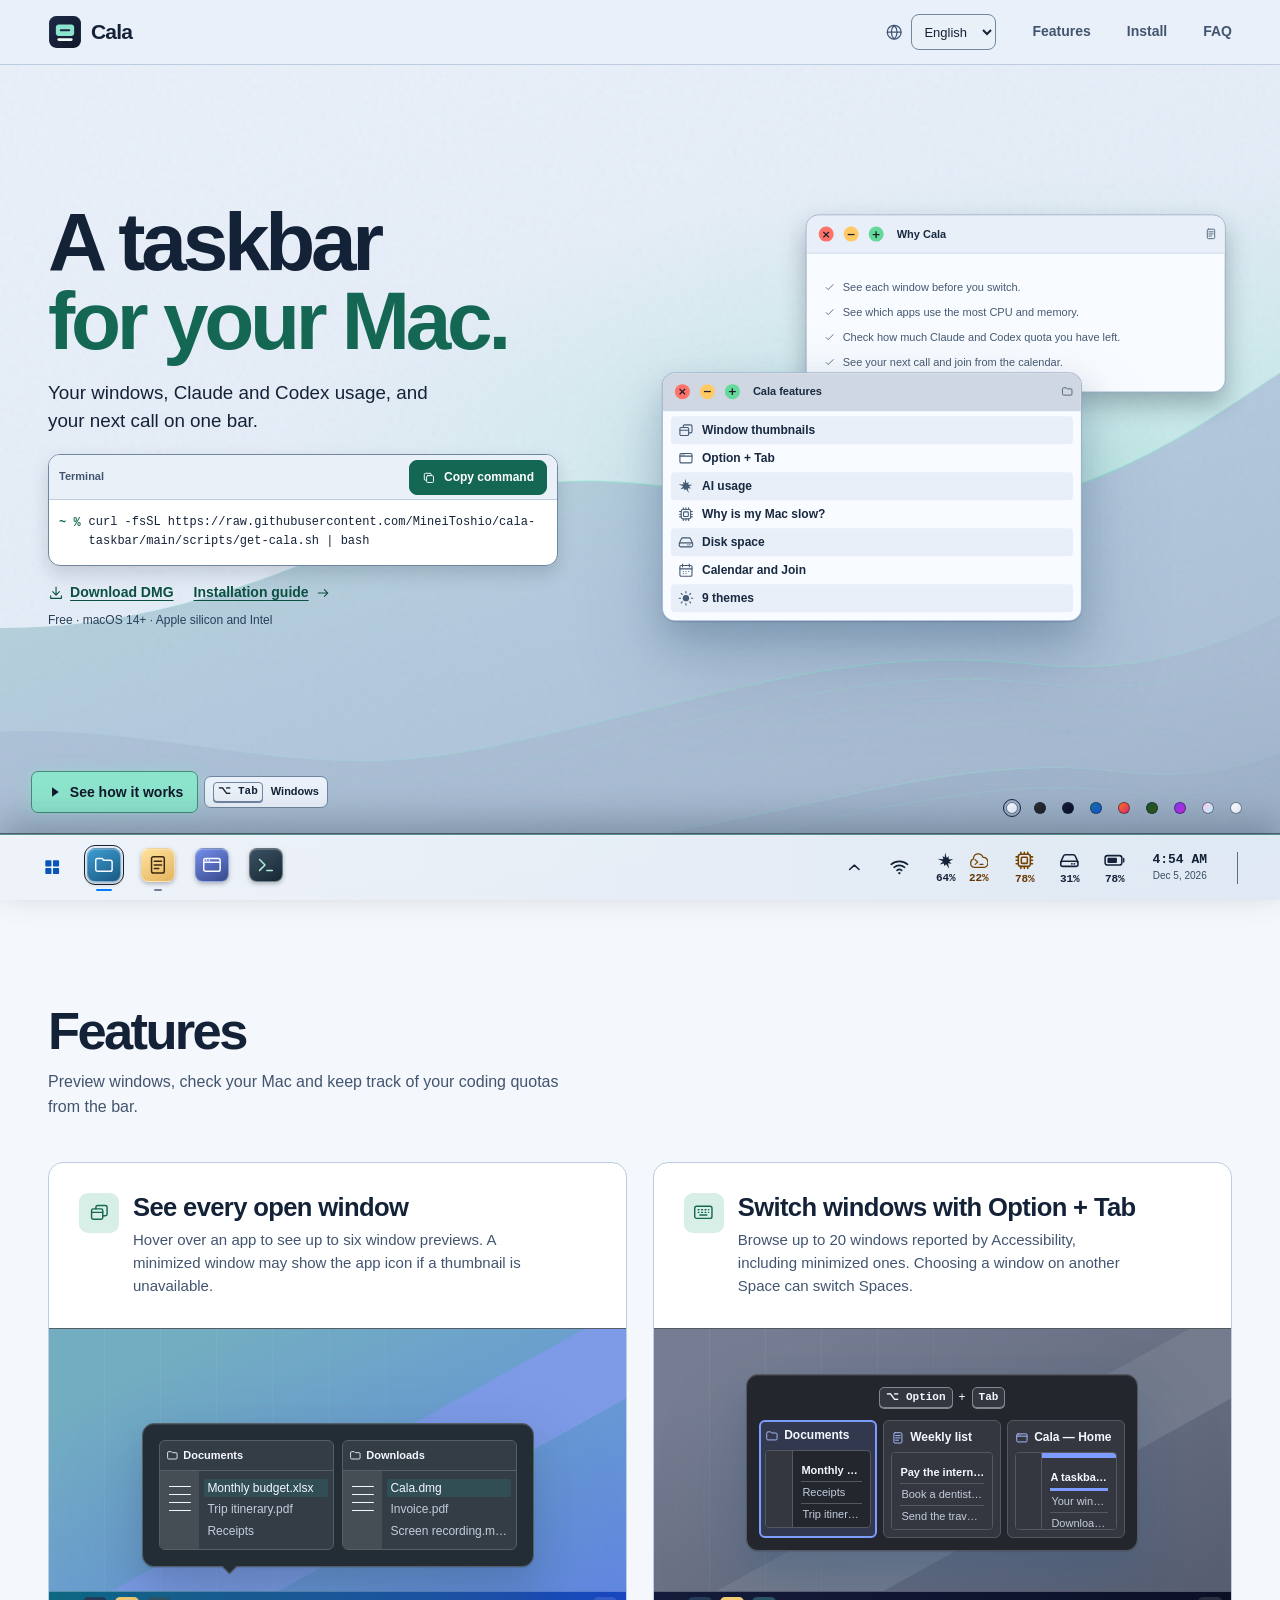
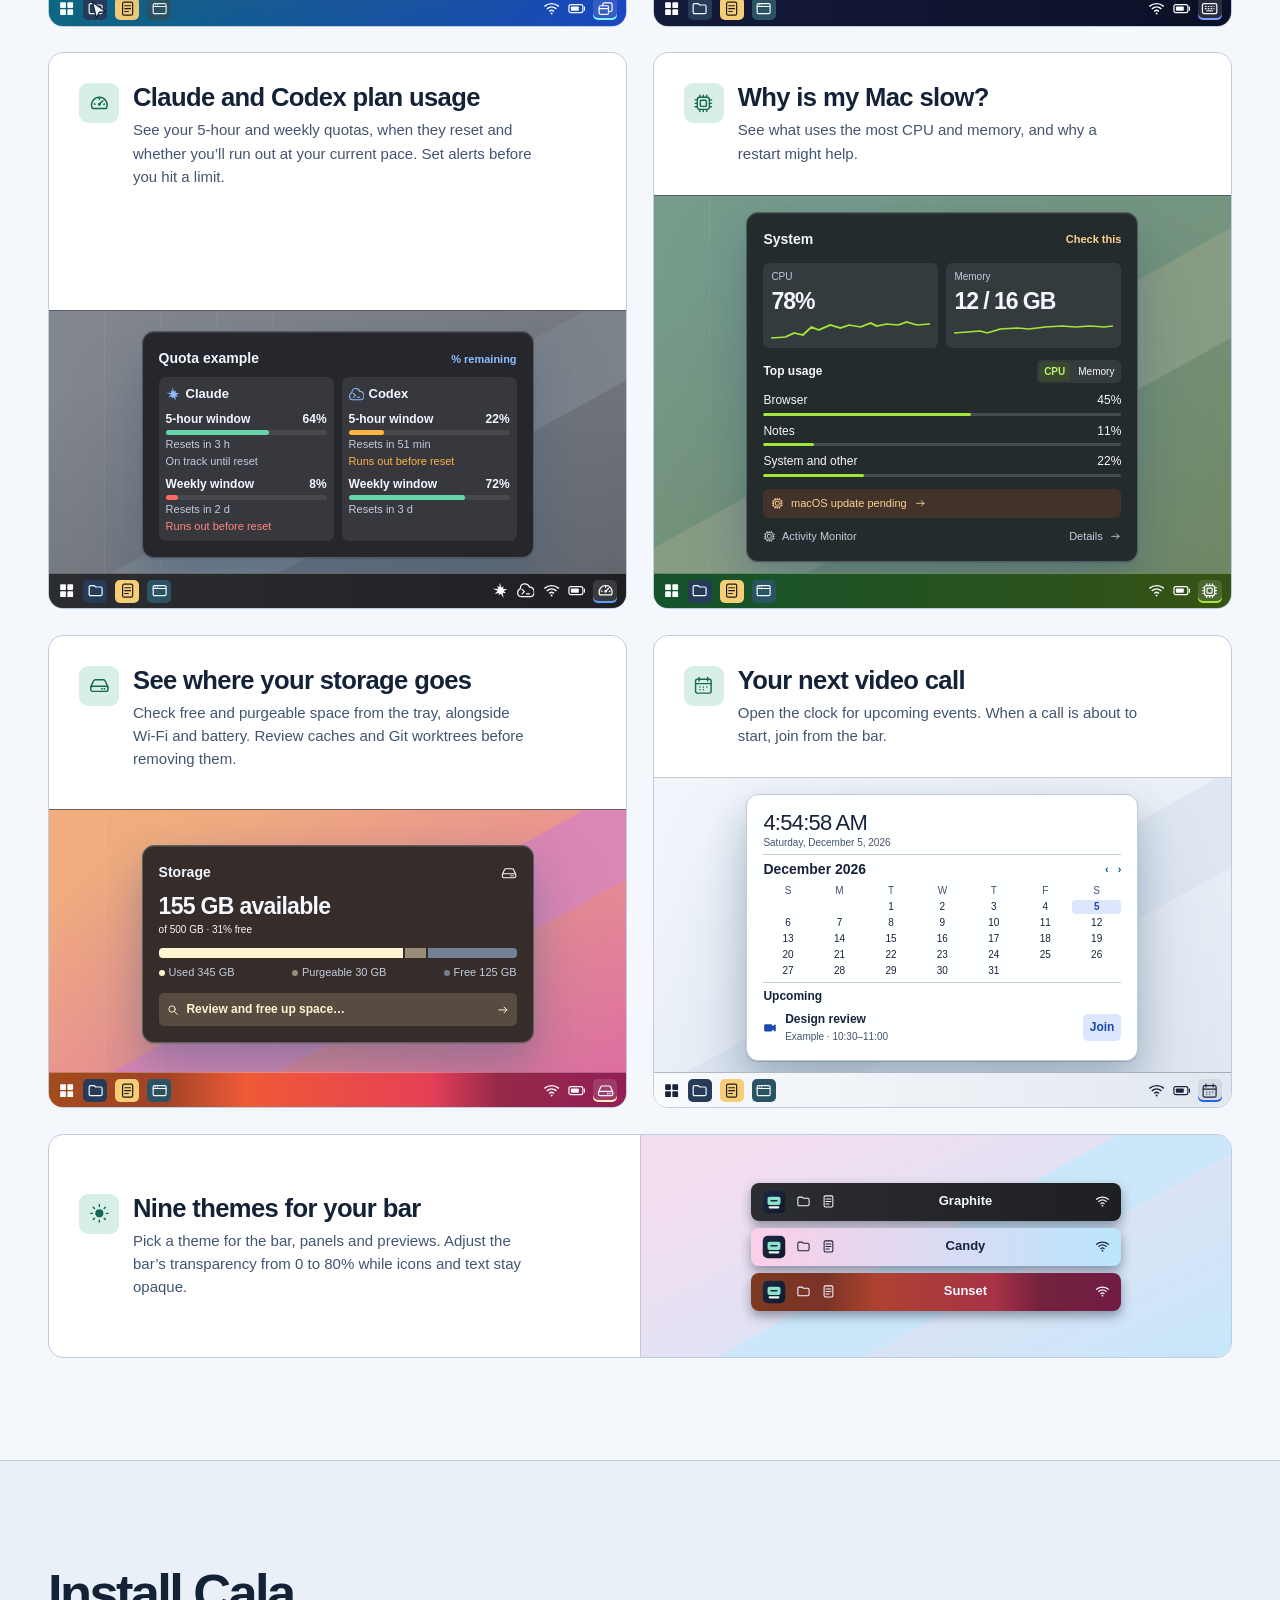
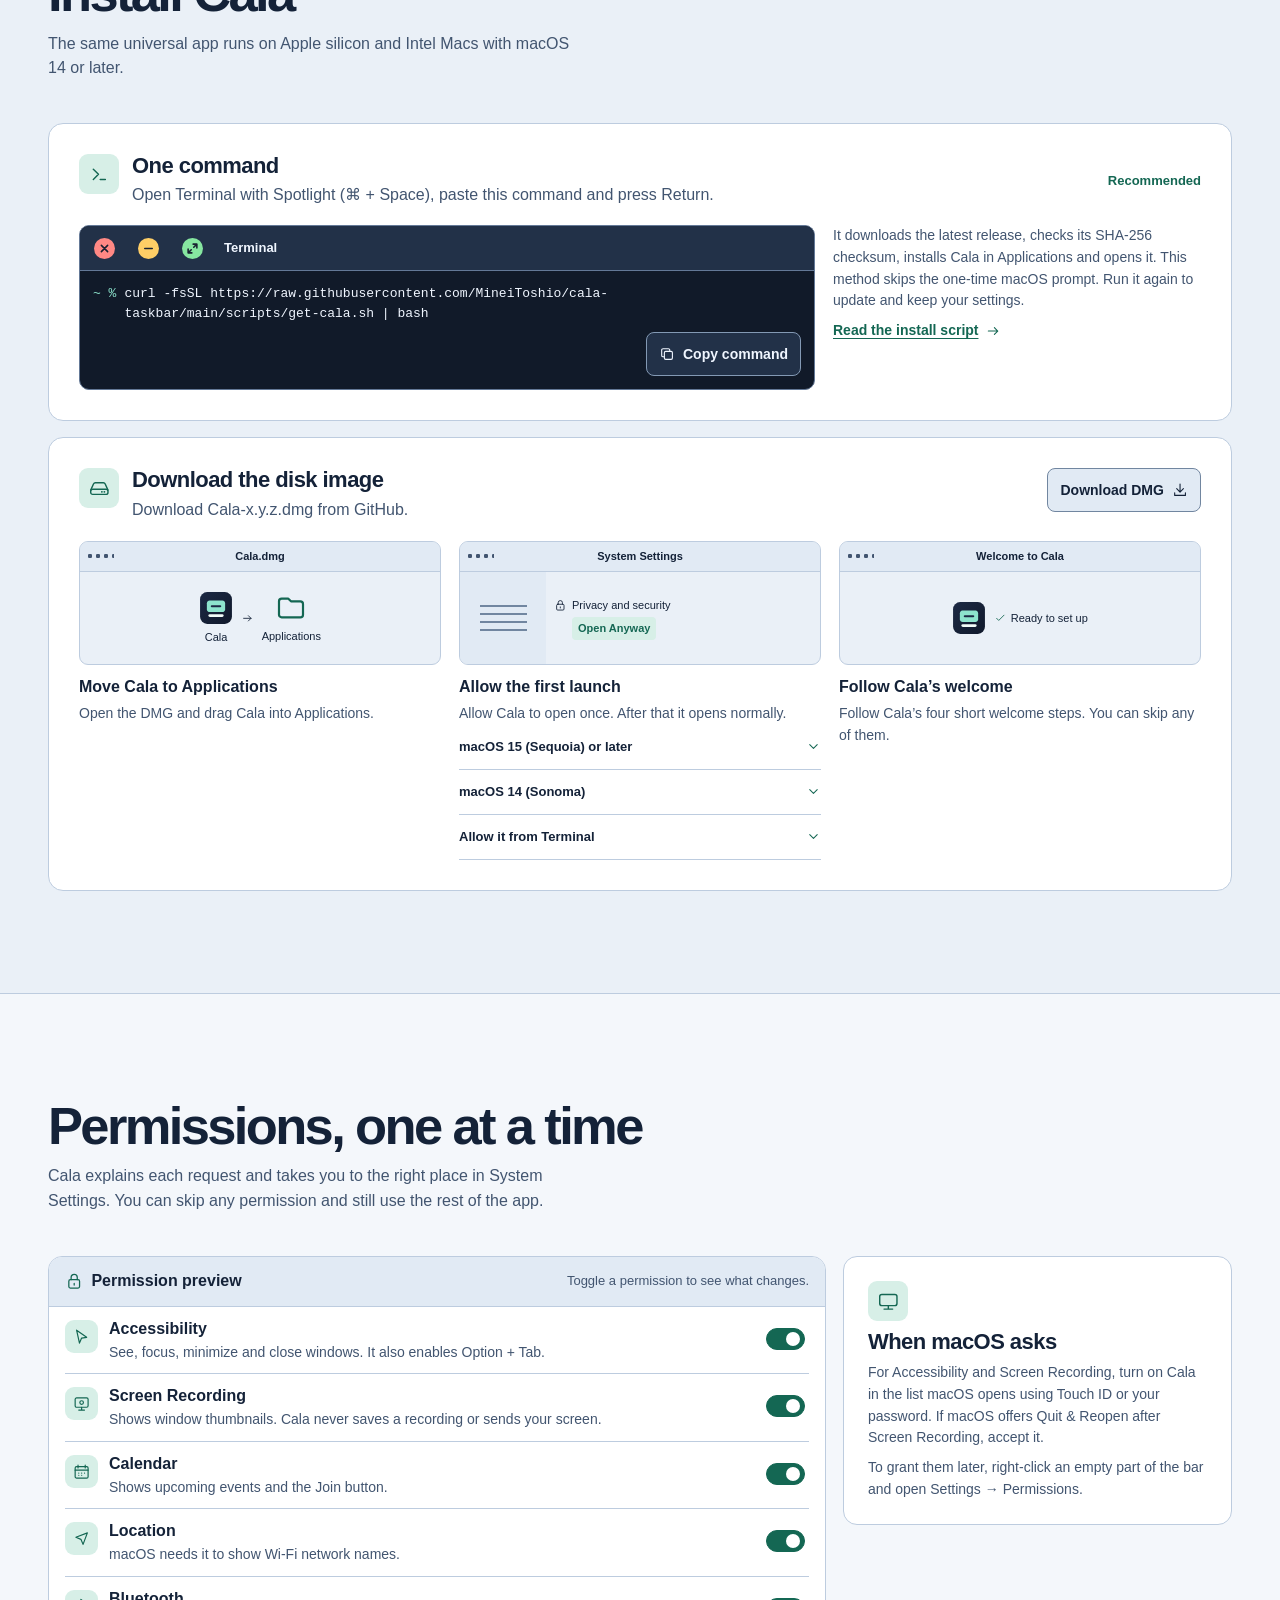
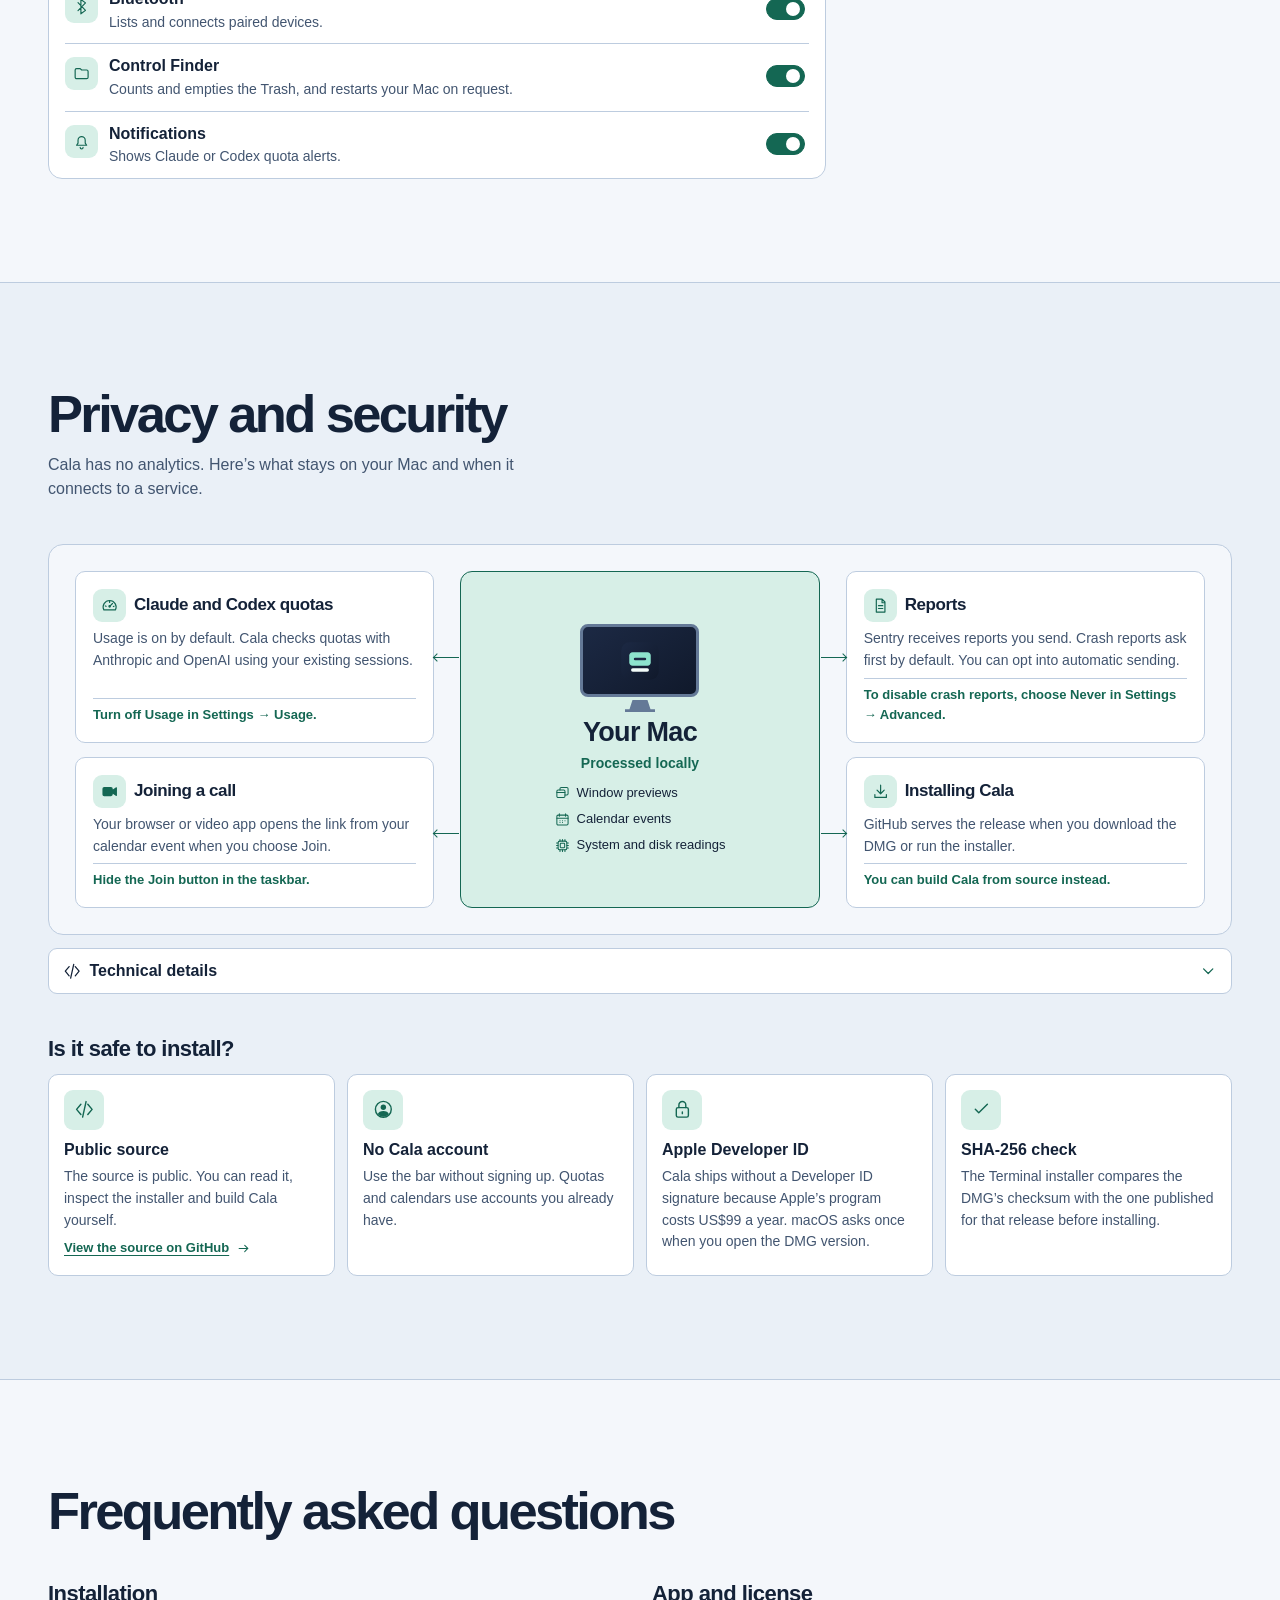
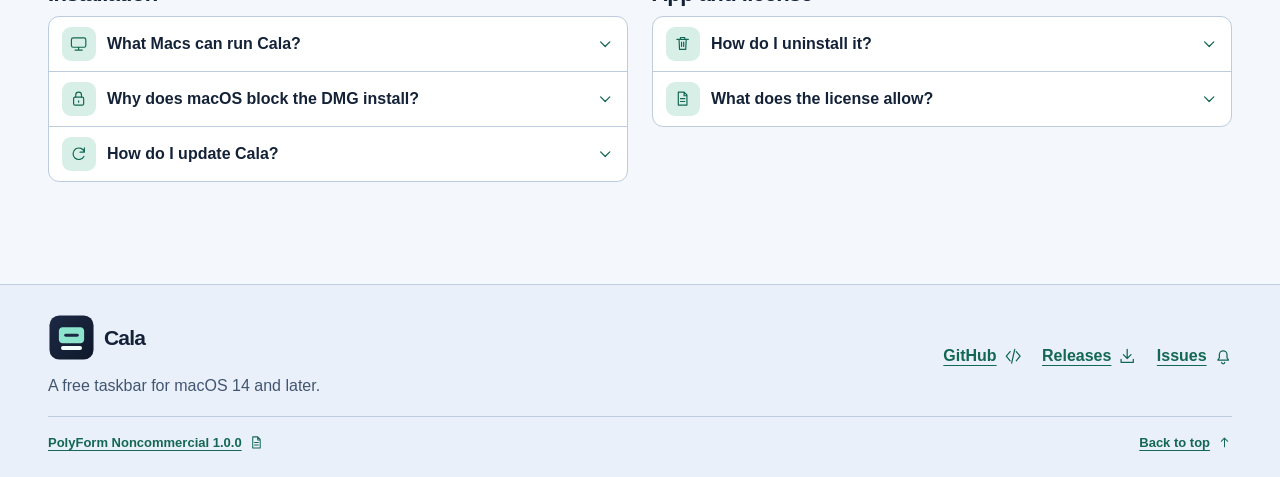
<file: website/design/index.html>
<!doctype html>
<html lang="en">
<head>
<meta charset="utf-8">
<meta name="viewport" content="width=device-width, initial-scale=1">
<meta name="color-scheme" content="dark light">
<title>Cala · A taskbar for your Mac</title>
<style>
  :root {
    color-scheme: dark;
    --font: -apple-system, BlinkMacSystemFont, "SF Pro Text", "Segoe UI", sans-serif;
    --mono: ui-monospace, "SF Mono", Menlo, monospace;
    --navy: #1c2944;
    --navy-deep: #10192b;
    --mint: #8de4cd;
    --bg: #0d1421;
    --surface: #131e2f;
    --card: #19263a;
    --raised: #223148;
    --text: #f1f5fc;
    --muted: #acbbd0;
    --accent: var(--mint);
    --accent-ink: #102a25;
    --accent-surface: #1e3e3c;
    --line: #324157;
    --control-line: #647997;
    --scene: #1b2b42;
    --scene-line: #253750;
    --material: rgba(17, 27, 44, .91);
    --warm: #ffca8b;
    --warm-surface: #392f28;
    --shadow: 0 14px 38px #080e1990;
    --s1: 4px;
    --s2: 8px;
    --s3: 12px;
    --s4: 16px;
    --s5: 24px;
    --s6: 32px;
    --s7: 48px;
    --s8: 64px;
    --s9: 96px;
    --r-control: 8px;
    --r-card: 12px;
    --r-window: 20px;
    --wrap: 1120px;
    --gutter: clamp(16px, 4vw, 48px);
    --section: clamp(56px, 7.1vw, 104px);
  }
  @media (prefers-color-scheme: light) {
    :root {
      color-scheme: light;
      --bg: #f4f7fb;
      --surface: #eaf0f7;
      --card: #fff;
      --raised: #e1eaf4;
      --text: #142238;
      --muted: #445670;
      --accent: #146753;
      --accent-ink: #fff;
      --accent-surface: #d7efe7;
      --line: #bdccdf;
      --control-line: #7186a0;
      --scene: #d6e3f2;
      --scene-line: #c9d9ec;
      --material: rgba(243, 248, 254, .93);
      --warm: #783e08;
      --warm-surface: #faecda;
      --shadow: 0 14px 38px #425e8533;
    }
  }
  *, *::before, *::after { box-sizing: border-box; }
  html { scroll-padding-top: 20px; }
  body { margin: 0; background: var(--bg); color: var(--text); font: 16px/1.55 var(--font); }
  :where(h1,h2,h3,p,figure,dl,dd) { margin: 0; }
  :where(h1,h2,h3) { color: var(--text); line-height: 1.1; }
  h2 { font-size: clamp(32px, 4.1vw, 54px); font-weight: 720; letter-spacing: -.05em; text-wrap: balance; }
  h3 { font-size: 22px; letter-spacing: -.025em; }
  :where(button,select) { color: inherit; font: inherit; }
  :where(button,select,summary) { cursor: pointer; }
  a { color: var(--accent); text-underline-offset: .24em; }
  a:hover { text-decoration-thickness: 2px; }
  :focus-visible { outline: 2px solid var(--accent); outline-offset: 4px; }
  [hidden] { display: none !important; }
  .wrap { width: min(var(--wrap), calc(100% - 2 * var(--gutter))); margin-inline: auto; }
  .icon { display: inline-block; flex: none; width: 1.15em; height: 1.15em; vertical-align: -.15em; fill: none; stroke: currentColor; stroke-width: 1.65; stroke-linecap: round; stroke-linejoin: round; }
  .sr-only, .skip:not(:focus) { position: absolute; width: 1px; height: 1px; padding: 0; margin: -1px; overflow: hidden; clip-path: inset(50%); white-space: nowrap; border: 0; }
  .skip { position: fixed; z-index: 5; top: var(--s3); left: var(--s3); padding: var(--s2) var(--s4); background: var(--card); border-radius: var(--r-control); }
  .site-header { border-bottom: 1px solid var(--line); }
  .header-inner, .footer-inner { display: flex; align-items: center; justify-content: space-between; gap: var(--s4); }
  .header-inner { min-height: 72px; gap: clamp(16px, 3vw, 36px); }
  .brand { display: inline-flex; align-items: center; gap: 9px; color: var(--text); font-weight: 740; font-size: 21px; letter-spacing: -.04em; text-decoration: none; }
  .brand-mark { width: 35px; height: 35px; flex: none; }
  .site-nav, .footer-nav { display: flex; flex-wrap: wrap; align-items: center; gap: clamp(16px, 3vw, 36px); }
  .site-nav a, .footer-nav a { color: var(--muted); font-size: 14px; font-weight: 580; text-decoration: none; }
  .site-nav a:hover, .footer-nav a:hover { color: var(--text); text-decoration: underline; }
  .language { display: flex; align-items: center; gap: var(--s2); color: var(--muted); margin-inline-start: auto; }
  .language select { background: var(--bg); border: 1px solid var(--control-line); border-radius: var(--r-control); color: var(--text); font-size: 13px; padding: 6px 8px; min-height: 36px; max-width: 100%; }
  .hero-actions { max-width: 746px; margin: var(--s5) auto 0; }
  .hero-links { display: flex; flex-wrap: wrap; justify-content: center; gap: var(--s2) var(--s5); align-items: center; margin-top: var(--s3); font-size: 14px; }
  .hero-links a, .inline-link { display: inline-flex; gap: 6px; align-items: center; font-weight: 630; }
  .specs { color: var(--muted); font-size: 14px; }
  .button { display: inline-flex; justify-content: center; align-items: center; gap: var(--s2); padding: 9px var(--s3); min-height: 42px; border-radius: var(--r-control); border: 1px solid var(--control-line); background: var(--raised); color: var(--text); font-size: 14px; font-weight: 680; line-height: 1.2; text-align: center; text-decoration: none; }
  .button:hover { border-color: var(--accent); }
  .button-primary { background: var(--accent); color: var(--accent-ink); border-color: var(--accent); }
  .button-primary:hover { filter: brightness(1.09); }
  .command { display: flex; align-items: center; gap: var(--s3); padding: var(--s2); border-radius: var(--r-card); background: var(--card); border: 1px solid var(--line); text-align: left; }
  .command > .icon { margin-left: var(--s2); color: var(--accent); }
  .command code { flex: 1; min-width: 0; color: var(--text); font: 12px/1.55 var(--mono); overflow-wrap: anywhere; }
  .command .button { flex: none; }
  .mobile-actions { display: none; }
  .mobile-actions p { color: var(--muted); margin-bottom: var(--s3); }
  .mobile-actions .button { margin-inline: 3px; }
  .demo-caption { display: flex; justify-content: space-between; flex-wrap: wrap; align-items: baseline; gap: var(--s1) var(--s4); margin-bottom: var(--s2); color: var(--muted); font-size: 13px; }
  .demo-caption strong { color: var(--text); font-weight: 670; }
  .desktop { position: relative; display: flex; flex-direction: column; }
  .desktop-background { position: absolute; inset: 0; overflow: hidden; border-radius: inherit; pointer-events: none; }
  .mock-window { position: absolute; background: var(--card); border: 1px solid var(--line); border-radius: var(--r-card); box-shadow: var(--shadow); overflow: hidden; }
  .window-titlebar { display: flex; gap: 5px; align-items: center; min-height: 34px; padding: 0 var(--s3); border-bottom: 1px solid var(--line); background: var(--raised); color: var(--muted); font-size: 11px; font-weight: 650; }
  .taskbar { position: relative; z-index: 2; display: flex; justify-content: space-between; align-items: center; gap: var(--s2); padding: 4px 9px; border-top: 1px solid var(--control-line); border-radius: 0 0 calc(var(--r-window) - 1px) calc(var(--r-window) - 1px); background: var(--material); backdrop-filter: blur(18px); animation: taskbar-in .4s ease-out both; }
  .task-apps, .task-tray { display: flex; align-items: center; gap: var(--s1); }
  .task-button { display: grid; place-items: center; position: relative; min-width: 36px; min-height: 38px; padding: 3px; border: 1px solid transparent; border-radius: 7px; background: transparent; font-size: 17px; }
  .task-button:hover, .task-button[aria-expanded="true"] { background: var(--raised); border-color: var(--line); }
  .task-app { min-width: 44px; min-height: 47px; padding-bottom: 8px; }
  .task-app::after { content: ""; position: absolute; bottom: 3px; width: 8px; height: 2px; border-radius: 2px; background: var(--muted); }
  .task-app[aria-expanded="true"]::after { background: var(--accent); width: 16px; }
  .app-tile { width: 29px; height: 29px; display: inline-grid; place-items: center; border-radius: 7px; font-size: 16px; border: 1px solid #ffffff50; box-shadow: 0 2px 4px #0d142138; }
  .tile-files { background: #236d96; color: #f4f9ff; }
  .tile-notes { background: #f0cb79; color: #3e2a11; }
  .tile-browser { background: #416498; color: #fbfcff; }
  .tile-terminal { background: #263848; color: #b4efdb; }
  .task-reading { font: 600 9px/1 var(--mono); color: var(--muted); }
  .task-clock { padding-inline: 6px; min-width: 63px; font: 640 12px/1.15 var(--mono); font-variant-numeric: tabular-nums; text-align: center; }
  .task-clock small { font: 10px/1.2 var(--font); color: var(--muted); }
  .demo-popover { position: absolute; z-index: 1; bottom: 65px; left: var(--s3); max-width: calc(100% - 2 * var(--s3)); padding: var(--s2); border-radius: var(--r-card); border: 1px solid var(--control-line); background: var(--material); backdrop-filter: blur(18px); box-shadow: var(--shadow); }
  .demo-popover[data-side="tray"] { left: auto; right: var(--s3); width: min(288px, calc(100% - 2 * var(--s3))); }
  .demo-popover.is-opening { animation: reveal .16s ease-out both; }
  .preview-grid { display: grid; grid-template-columns: repeat(2, minmax(0, 1fr)); gap: var(--s2); width: min(348px, 64vw); }
  .preview-grid:has(> :only-child) { width: min(174px, 62vw); grid-template-columns: 1fr; }
  .preview-card { min-width: 0; padding: 6px; border: 1px solid var(--line); border-radius: var(--r-control); background: var(--card); }
  .preview-title { display: flex; align-items: center; gap: 5px; min-height: 22px; color: var(--text); font-size: 11px; font-weight: 650; }
  .preview-title .icon { color: var(--accent); }
  .preview-art { height: 84px; position: relative; overflow: hidden; display: grid; grid-template-columns: 26% 1fr; margin-top: 4px; background: var(--raised); border: 1px solid var(--line); border-radius: 4px; }
  .preview-art > span:first-child { background: var(--surface); border-right: 1px solid var(--line); }
  .preview-art > span:last-child { padding: 11px 8px; }
  .preview-art[data-art="notes"] { grid-template-columns: 1fr; background: var(--card); }
  .preview-art[data-art="notes"] > span:first-child { display: none; }
  .preview-art[data-art="terminal"] { grid-template-columns: 1fr; background: var(--navy-deep); }
  .preview-art[data-art="terminal"] > span:first-child { display: none; }
  .demo-popover .mock-panel { border: 0; box-shadow: none; padding: var(--s2); line-height: 1.2; }
  .demo-popover :is(.spark, .segmented, .load-row .meter) { display: none; }
  .demo-popover :is(.health-grid, .maintenance) { margin-top: var(--s2); }
  .demo-popover .health-stat strong { line-height: 1.2; }
  .demo-popover .load-top { margin: var(--s2) 0 var(--s1); }
  .demo-popover .load-row + .load-row { margin-top: 3px; }
  .demo-popover .mock-divider { margin-block: 6px; }
  .demo-popover .calendar-time { font-size: 21px; }
  .demo-popover .month-grid { margin-top: 2px; gap: 1px; line-height: 1; }
  .demo-panel { padding: var(--s2); }
  .demo-panel strong { display: block; margin-bottom: var(--s2); }
  .demo-panel p { color: var(--muted); font-size: 13px; }
  @keyframes taskbar-in { from { opacity: .65; transform: translateY(5px); } to { opacity: 1; transform: translateY(0); } }
  @keyframes reveal { from { opacity: 0; transform: translateY(4px); } to { opacity: 1; transform: translateY(0); } }

  .section { padding-block: var(--section); }
  .feature-stage { display: grid; align-items: center; justify-items: center; flex: 1; min-height: 255px; padding: var(--s5); border-top: 1px solid var(--line); background: var(--scene); }
  .mock-panel { width: min(100%, 350px); min-width: 0; color: var(--text); border: 1px solid var(--control-line); border-radius: var(--r-card); background: var(--card); padding: var(--s4); box-shadow: var(--shadow); font-size: 12px; }
  .mock-panel-title { display: flex; gap: var(--s2); align-items: center; justify-content: space-between; font-size: 14px; font-weight: 710; }
  .mock-panel-title small { color: var(--accent); font-size: 11px; font-weight: 660; }
  .mock-panel-title .check-reading { color: var(--warm); }
  .switcher-panel { width: min(100%, 445px); padding: var(--s3); }
  .switcher-heading { display: flex; justify-content: center; gap: 6px; align-items: center; margin-bottom: var(--s3); }
  kbd { font: 650 11px/1.2 var(--mono); border: 1px solid var(--control-line); border-radius: 5px; padding: 3px 6px; color: var(--text); background: var(--surface); box-shadow: 0 1px 0 var(--control-line); }
  .switcher-cards { display: grid; grid-template-columns: repeat(3,minmax(0,1fr)); gap: 6px; }
  .switcher-card { padding: 5px; background: var(--surface); border: 1px solid var(--line); border-radius: 6px; min-width: 0; }
  .switcher-card.selected { border: 2px solid var(--accent); padding: 4px; background: var(--accent-surface); }
  .switcher-card .preview-art { height: 61px; }
  .switcher-card .preview-title { line-height: 1.2; overflow-wrap: anywhere; }
  .mock-row { display: flex; align-items: center; gap: var(--s2); }
  .mock-row .icon { color: var(--muted); }
  .mock-slider, .meter { height: 5px; flex: 1; border-radius: 3px; background: var(--raised); overflow: hidden; }
  .mock-slider { position: relative; height: 6px; overflow: visible; }
  .mock-slider::after { content: ""; position: absolute; left: 63%; top: 50%; width: 12px; height: 12px; transform: translate(-50%, -50%); border-radius: 50%; background: var(--accent); border: 1px solid var(--card); }
  .mock-slider i, .meter i { display: block; height: 100%; border-radius: inherit; background: var(--accent); }
  .volume-row { margin-top: var(--s4); }
  .mock-divider { margin-block: var(--s3); border-top: 1px solid var(--line); }
  .health-grid { display: grid; grid-template-columns: repeat(2,minmax(0,1fr)); gap: var(--s2); margin-top: var(--s3); }
  .health-stat { padding: 6px 8px; background: var(--surface); border-radius: 6px; color: var(--muted); font-size: 10px; }
  .health-stat strong { display: block; color: var(--text); font-size: clamp(17px, 2vw, 23px); letter-spacing: -.045em; }
  .spark { display: block; width: 100%; height: 22px; stroke: var(--accent); fill: none; stroke-width: 1.6; }
  .load-top { display: flex; flex-wrap: wrap; align-items: center; justify-content: space-between; gap: var(--s1); margin: var(--s3) 0 var(--s2); }
  .segmented { display: inline-flex; gap: 2px; padding: 2px; border-radius: 5px; background: var(--surface); font-size: 10px; }
  .segmented span { padding: 2px 5px; }
  .segmented span:first-child { background: var(--accent-surface); color: var(--accent); border-radius: 3px; font-weight: 670; }
  .load-row + .load-row { margin-top: 6px; }
  .load-row .mock-row { justify-content: space-between; }
  .load-row .meter { height: 3px; margin-top: 3px; }
  .maintenance { display: flex; align-items: center; gap: 7px; margin-top: var(--s3); padding: 6px 8px; border-radius: 6px; color: var(--warm); background: var(--warm-surface); font-size: 11px; }
  .calendar-time { display: block; font-size: 26px; line-height: 1.06; font-weight: 470; letter-spacing: -.035em; font-variant-numeric: tabular-nums; }
  .calendar-date { color: var(--muted); font-size: 10px; }
  .month-grid { margin-top: 5px; display: grid; grid-template-columns: repeat(7,1fr); text-align: center; align-items: center; gap: 2px; font-size: 10px; }
  .month-grid span { padding: 1px; }
  .month-grid .weekday { color: var(--muted); }
  .month-grid .today { background: var(--accent-surface); color: var(--accent); border-radius: 4px; font-weight: 730; }
  .calendar-event { display: grid; grid-template-columns: auto minmax(0,1fr) auto; gap: var(--s2); align-items: center; margin-top: 5px; }
  .calendar-event .icon { color: var(--accent); }
  .calendar-event small { display: block; color: var(--muted); }
  .mock-action { background: var(--accent-surface); color: var(--accent); padding: 4px 7px; border-radius: 5px; font-weight: 680; }

  .site-footer { border-top: 1px solid var(--line); padding-block: var(--s5); }
  .copy-status:not(:empty) { position: fixed; z-index: 4; right: var(--gutter); bottom: var(--s4); max-width: calc(100% - 2 * var(--gutter)); margin: 0; padding: 9px var(--s3); background: var(--card); color: var(--text); border: 1px solid var(--accent); border-radius: var(--r-control); box-shadow: var(--shadow); font-size: 14px; }
  .clipboard-fallback { position: fixed; top: 0; left: 0; width: 1px; height: 1px; opacity: 0; pointer-events: none; }

  @media (max-width: 767px), (any-pointer: none), (pointer: coarse) {
    .desktop-actions { display: none; }
    .mobile-actions { display: block; }
  }
  @media (max-width: 767px) {
    .header-inner { display: grid; grid-template-columns: 1fr auto; min-height: auto; padding-block: var(--s3) var(--s2); gap: var(--s2) var(--s4); }
    .site-nav { grid-row: 2; grid-column: 1 / -1; gap: var(--s5); }
    .site-nav a { display: flex; align-items: center; min-height: 32px; }
    .feature-stage { min-height: 205px; }
    .demo-popover .month-grid { display: none; }
  }
  @media (max-width: 640px) {
    .taskbar { flex-wrap: wrap; gap: 0; padding: 2px var(--s2) var(--s1); }
    .task-apps { width: 100%; justify-content: flex-start; }
    .task-tray { width: 100%; justify-content: space-between; gap: 0; border-top: 1px solid var(--line); }
    .task-app { min-height: 42px; min-width: 42px; }
    .task-tray .task-button { min-width: 32px; }
    .task-tray .task-clock { min-width: 61px; }
    .task-button:focus-visible { outline-offset: 0; }
    .demo-popover { bottom: 100px; }
    .demo-popover .load-row + .load-row { display: none; }
  }
  @media (max-width: 560px) {
    .preview-grid { width: min(286px, calc(100vw - 82px)); }
    .preview-art { height: 62px; }
  }
  @media (prefers-reduced-motion: reduce) {
    *, *::before, *::after { animation: none !important; transition: none !important; scroll-behavior: auto !important; }
  }
  [data-theme="system"] { --bar-start: #344257; --bar-end: #182438; --theme-accent: #0A84FF; }
  [data-theme="graphite"] { --bar-start: #2B2D31; --bar-end: #1E1F22; --theme-accent: #5B9DFF; }
  [data-theme="midnight"] { --bar-start: #141B3A; --bar-end: #0B1026; --theme-accent: #7C9CFF; }
  [data-theme="ocean"] { --bar-start: #0E7490; --bar-end: #1D4ED8; --theme-accent: #7DF9FF; }
  [data-theme="sunset"] { --bar-start: #F97316; --bar-end: #DB2777; --theme-accent: #FFF1B8; }
  [data-theme="forest"] { --bar-start: #14532D; --bar-end: #365314; --theme-accent: #A3E635; }
  [data-theme="lavender"] { --bar-start: #7C3AED; --bar-end: #C026D3; --theme-accent: #F5D0FE; }
  [data-theme="candy"] { --bar-start: #FBCFE8; --bar-end: #BAE6FD; --theme-accent: #DB2777; }
  [data-theme="snow"] { --bar-start: #F8FAFC; --bar-end: #E2E8F0; --theme-accent: #2563EB; }

  /* The desktop wallpaper, window chrome and website share the logo palette. */
  :root {
    --wrap: 1232px;
    --section: clamp(64px, 8vw, 120px);
    --sky-top: #10192b;
    --sky-bottom: #1c2944;
    --ridge-light: #305363;
    --ridge-mid: #233d55;
    --ridge-dark: #16273f;
    --ridge-deep: #101b31;
    --window-base: #172234;
    --window-side: #1e2d43;
    --window-line: #3e5068;
    --window-ink: #edf4ff;
    --window-muted: #b2c3da;
    --window-border: #8299b366;
    --desktop-shadow: 0 1px 1px #02081278, 0 18px 36px #060d22a0, 0 44px 90px #060d2260;
    --text: #f2f7ff;
    --muted: #b6c5d9;
  }
  @media (prefers-color-scheme: light) {
    :root {
      --sky-top: #e9f0fa;
      --sky-bottom: #dce7f4;
      --ridge-light: #b9ddd9;
      --ridge-mid: #b2c8dd;
      --ridge-dark: #a7bbd2;
      --ridge-deep: #9bb0c7;
      --window-base: #f8fbff;
      --window-side: #e8eff8;
      --window-line: #d0dceb;
      --window-ink: #182940;
      --window-muted: #455a73;
      --window-border: #718aaf9c;
      --desktop-shadow: 0 1px 1px #23395633, 0 18px 36px #3d5d7d4d, 0 44px 90px #3d5d7d35;
      --text: #142238;
      --muted: #425570;
    }
  }
  .site-header { background: var(--sky-top); }
  .header-inner { min-height: 64px; }
  .brand-mark { width: 34px; height: 34px; }
  .site-nav a { min-height: 38px; display: inline-flex; align-items: center; }
  .language select { background-color: var(--surface); }
  .button { transition: background-color .18s ease, border-color .18s ease, transform .16s ease, filter .18s ease; }
  .button:active { transform: translateY(1px); }

  .hero { padding: 0; }
  @property --wall-haze {
    syntax: "<color>";
    initial-value: #8de4cd;
    inherits: true;
  }
  :is(.desktop, .feature-stage) {
    --bar-text: #fcfdff;
    --bar-subtle: #e9f1ff;
    --bar-hover: #ffffff1f;
    --bar-start-ink: var(--theme-accent);
  }
  .desktop {
    --wall-haze: var(--mint);
    transition: --wall-haze .45s ease;
    --bar-height: 48px;
    --bar-gutter: clamp(12px, 2.4vw, 40px);
    isolation: isolate;
    min-height: max(720px, calc(100svh - 65px));
    margin: 0;
    justify-content: space-between;
    border: 0;
    border-radius: 0;
    background: linear-gradient(160deg, var(--sky-top) 12%, var(--sky-bottom) 90%);
  }
  .desktop-background {
    z-index: -1;
    background: radial-gradient(ellipse at 84% 52%, #8de4cd30, transparent 54%);
  }
  .desktop-background::before, .desktop-background::after {
    content: "";
    position: absolute;
    inset: 0;
    pointer-events: none;
  }
  .desktop-background::before {
    background: radial-gradient(ellipse at 88% 51%, var(--wall-haze), transparent 54%);
    opacity: .26;
  }
  .desktop-background::after {
    background: url("data:image/svg+xml,%3Csvg viewBox='0 0 168 168' xmlns='http://www.w3.org/2000/svg'%3E%3Cfilter id='n'%3E%3CfeTurbulence type='fractalNoise' baseFrequency='.94' numOctaves='3' stitchTiles='stitch'/%3E%3C/filter%3E%3Crect width='100%25' height='100%25' opacity='.22' filter='url(%23n)'/%3E%3C/svg%3E");
    opacity: .30;
    mask-image: linear-gradient(#000 58%, #0008);
  }
  .landscape, .fragment-landscape {
    position: absolute;
    inset: 0;
    width: 100%;
    height: 100%;
    pointer-events: none;
  }
  .hero-main {
    flex: 1;
    position: relative;
    display: grid;
    grid-template-columns: minmax(0, 1fr) minmax(0, 1.04fr);
    grid-template-areas: "copy windows" "copy theme";
    grid-template-rows: 497px 1fr;
    align-content: start;
    column-gap: clamp(24px, 4vw, 68px);
    padding-top: clamp(54px, 8vh, 100px);
    padding-bottom: 66px;
  }
  .hero-copy { grid-area: copy; text-align: left; margin: 0; z-index: 1; }
  .hero h1 { margin: 0; max-width: 13ch; font-size: clamp(54px, 6.65vw, 96px); font-weight: 735; letter-spacing: -.052em; line-height: .97; text-wrap: initial; }
  .hero h1 span { display: block; }
  :lang(es) .hero h1 { font-size: clamp(52px, 6vw, 86px); }
  :lang(es) .hero h1 span:first-child { max-width: 4.95em; }
  .hero h1 span:last-child { color: var(--accent); }
  .hero-lead { margin: 19px 0 0; max-width: 39ch; font-size: clamp(17px, 1.47vw, 21px); line-height: 1.45; text-wrap: pretty; }
  .hero-actions { max-width: 510px; margin: 20px 0 0; }
  .hero-links { justify-content: flex-start; margin-top: 13px; gap: 8px 20px; }
  .hero-links a { min-height: 28px; }
  .hero-actions .specs { margin-top: 4px; font-size: 12px; }
  @media (prefers-color-scheme: light) {
    .hero-links a { color: #0c5042; }
    .hero-actions .specs { color: #293f59; }
  }

  .terminal-shell, .install-card .terminal-shell {
    display: grid;
    grid-template-columns: auto minmax(0, 1fr) auto;
    grid-template-areas: "title title title" "prompt code button";
    align-items: center;
    padding: 0 10px 10px;
    gap: 8px;
    color: var(--text);
    background: var(--card);
    border: 1px solid var(--control-line);
    box-shadow: 0 1px 0 #f4f9ff14 inset, 0 8px 18px #07152a26;
  }
  .hero-actions .terminal-shell {
    grid-template-columns: auto minmax(0,1fr) auto;
    grid-template-areas: "title title title" "prompt code code";
    isolation: isolate;
  }
  .hero-actions .terminal-title { min-height: 45px; grid-template-columns: 1fr; }
  .hero-actions .terminal-shell .button { grid-area: title; z-index: 1; justify-self: end; min-height: 32px; }
  .terminal-title {
    grid-area: title;
    display: grid;
    grid-template-columns: 1fr auto 1fr;
    align-items: center;
    min-height: 28px;
    padding: 0 10px;
    margin-inline: -10px;
    border-bottom: 1px solid var(--line);
    border-radius: 11px 11px 0 0;
    background: var(--surface);
    color: var(--muted);
    font-size: 11px;
    font-weight: 650;
  }
  .traffic-lights { display: flex; align-items: center; gap: 5px; }
  .traffic-lights i { width: 8px; height: 8px; border-radius: 50%; background: #ff665f; box-shadow: 0 0 0 1px #10192b26 inset; }
  .traffic-lights i:nth-child(2) { background: #ffc052; }
  .traffic-lights i:nth-child(3) { background: #49c888; }
  .terminal-prompt { grid-area: prompt; align-self: start; margin-top: 6px; color: var(--accent); font: 700 12px/1.55 var(--mono); white-space: nowrap; }
  .terminal-shell code { grid-area: code; align-self: start; padding-block: 5px; }
  .terminal-shell .button, .install-card .terminal-shell .button { grid-area: button; min-height: 36px; font-size: 12px; white-space: nowrap; }
  .mobile-actions .button { margin: 0; }

  /* Native radios keep one Tab stop and let arrow keys change the theme. */
  .theme-picker {
    grid-area: themes;
    justify-self: end;
    align-self: end;
    z-index: 5;
    min-inline-size: 0;
    margin: 0 var(--dock-edge) var(--dock-gap, 13px) 0;
    padding: 0;
    border: 0;
  }
  .theme-options { display: flex; gap: 2px; }
  .theme-choice { position: relative; display: grid; place-items: center; width: 26px; height: 26px; }
  .theme-choice input { position: absolute; inset: 0; width: 100%; height: 100%; margin: 0; opacity: 0; cursor: pointer; }
  .theme-chip {
    width: 12px;
    height: 12px;
    border-radius: 50%;
    border: 1px solid color-mix(in srgb, var(--text) 56%, transparent);
    background: linear-gradient(135deg, var(--bar-start), var(--bar-end));
    pointer-events: none;
  }
  .theme-choice input:checked + .theme-chip { outline: 1px solid var(--text); outline-offset: 2px; }
  .theme-choice input:focus-visible + .theme-chip { outline: 2px solid var(--text); outline-offset: 4px; }
  .theme-choice input:checked:focus-visible + .theme-chip { box-shadow: 0 0 0 2px var(--accent); }
  .theme-name {
    position: absolute;
    inset: auto auto calc(100% + 4px) 50%;
    translate: -50% 0;
    padding: 3px 7px;
    border: 1px solid var(--window-border);
    border-radius: 5px;
    background: var(--window-base);
    color: var(--window-ink);
    font-size: 11px;
    line-height: 1.4;
    white-space: nowrap;
    visibility: hidden;
    pointer-events: none;
  }
  .theme-choice input:focus-visible ~ .theme-name { visibility: visible; }
  @media (hover: hover) {
    .theme-choice:hover .theme-name { visibility: visible; }
  }

  /* App content stays readable as the Cala surfaces change independently. */
  .hero-windows { grid-area: windows; position: relative; isolation: isolate; container-type: inline-size; min-height: 436px; }
  .hero-windows .mock-window { background: var(--window-base); color: var(--window-ink); border: 1px solid var(--window-border); border-radius: 13px; box-shadow: var(--desktop-shadow); }
  .window-titlebar {
    min-height: 36px;
    display: grid;
    grid-template-columns: 1fr auto 1fr;
    gap: 8px;
    padding-inline: 12px;
    color: var(--window-ink);
    background: var(--window-side);
    border-color: var(--window-line);
  }
  .window-titlebar .traffic-lights i { width: 9px; height: 9px; }
  .window-titlebar > .icon { justify-self: end; color: var(--window-muted); }
  .file-workspace { display: grid; grid-template-columns: minmax(110px, 29%) 1fr; min-width: 0; }
  .file-sidebar { padding: 14px 8px 10px; background: var(--window-side); border-right: 1px solid var(--window-line); font-size: 11px; color: var(--window-muted); }
  .file-sidebar > * { display: block; padding: 4px 5px; }
  .file-sidebar > b { color: var(--window-ink); margin-bottom: 3px; }
  .file-sidebar .current-folder { color: var(--window-ink); background: color-mix(in srgb, var(--window-line) 75%, var(--window-side)); border-radius: 4px; }
  .file-sidebar > span { display: flex; align-items: center; gap: 4px; }
  .file-sidebar > span .icon { color: var(--window-muted); font-size: 13px; }
  .note-sheet { padding: 17px 17px 21px; min-width: 0; }
  .note-sheet strong { display: block; font-size: clamp(16px, 2vw, 26px); line-height: 1.12; letter-spacing: -.04em; }
  .note-checkline { display: flex; align-items: center; gap: 7px; margin-top: 8px; color: var(--window-muted); font-size: 12px; }
  .note-checkline .icon, .note-checkline i { width: 12px; height: 12px; flex: none; }
  .note-checkline i { border: 1px solid var(--window-muted); border-radius: 3px; }
  .window-page, .window-console { display: grid; gap: 8px; padding: 18px; font-size: 12px; }
  .window-page strong { font-size: clamp(18px, 2vw, 26px); letter-spacing: -.035em; }
  .window-page span, .window-console > span { color: var(--window-muted); }
  .window-console code { font-size: 11px; overflow-wrap: anywhere; }
  .preview-art[data-art="terminal"] .mini-document { font-family: ui-monospace, monospace; }
  .file-list { min-width: 0; padding: 4px 9px 10px; }
  .file-list > div { min-height: 27px; padding: 4px 5px; display: grid; grid-template-columns: 23px minmax(0,1fr) auto; align-items: center; gap: 5px; border-radius: 4px; font-size: 11px; }
  .file-list > div:nth-child(even) { background: var(--window-side); }
  .file-list .file-columns { grid-template-columns: 1fr auto; font-size: 10px; color: var(--window-muted); }
  .file-list > div > span:nth-child(2) { overflow: hidden; text-overflow: ellipsis; white-space: nowrap; }
  .file-list small { color: var(--window-muted); white-space: nowrap; font-size: 10px; }
  .file-kind { display: grid; place-items: center; width: 21px; height: 21px; color: #d9ecff; background: #2b5b83; border-radius: 4px; }

  .demo-caption { position: absolute; bottom: 22px; left: clamp(350px, 30vw, 414px); margin: 0; display: grid; max-width: 280px; gap: 2px; color: var(--text); text-shadow: 0 1px 8px var(--sky-top); font-size: 12px; }
  .demo-caption strong { font-size: 13px; }
  .taskbar, .fragment-bar {
    background: var(--bar-paint, linear-gradient(90deg, var(--bar-start), var(--bar-end)));
    color: var(--bar-text);
    border-top: 1px solid #9aaac060;
    box-shadow: 0 -1px 0 #10192b28, 0 -6px 24px #10192b22;
  }
  .taskbar { z-index: 4; flex: none; min-height: var(--bar-height); padding: 0 var(--bar-gutter); border-radius: 0; }
  .task-apps { gap: 2px; }
  .task-button { color: var(--bar-text); }
  .task-button:hover, .task-button[aria-expanded="true"] { background: var(--bar-hover); border-color: transparent; }
  .task-button:focus-visible { outline-color: var(--bar-text); outline-offset: -2px; }
  .task-app { min-height: 46px; min-width: 43px; }
  .task-app::after { background-color: var(--bar-subtle); opacity: .7; }
  .task-app[aria-expanded="true"]::after { background-color: var(--theme-accent); opacity: 1; }
  .task-start { color: var(--bar-start-ink); width: 39px; font-size: 16px; margin-inline-end: 3px; }
  .task-tray .task-button { min-width: 32px; font-size: 15px; }
  .task-tray .task-clock { min-width: 65px; font-size: 12px; }
  .task-reading, .task-clock small { color: var(--bar-subtle); }
  .app-tile { width: 28px; height: 28px; background: linear-gradient(150deg, var(--tile-top), var(--tile-bottom)); box-shadow: inset 0 1px 0 #ffffff36, 0 2px 4px #0d142148; }
  .tile-files { --tile-top: #3d9dd2; --tile-bottom: #195881; }
  .tile-notes { --tile-top: #ffe29d; --tile-bottom: #e4b45e; }
  .tile-browser { --tile-top: #758dec; --tile-bottom: #364a8b; }
  .tile-terminal { --tile-top: #3b5263; --tile-bottom: #182834; }

  [data-theme="system"] { --bar-paint: linear-gradient(90deg, #142033eb, #1c2a3beb); --bar-start-ink: #63b2ff; }
  [data-theme="system"].desktop { --wall-haze: var(--mint); }
  .desktop:not([data-theme="system"]), .feature-stage { --wall-haze: var(--theme-accent); }
  [data-theme="ocean"] { --bar-paint: linear-gradient(#071a2c24,#071a2c24), linear-gradient(90deg, var(--bar-start), var(--bar-end)); }
  [data-theme="sunset"] {
    --bar-paint: linear-gradient(90deg,#29122669 20%,transparent 34% 66%,#29122669 78%), linear-gradient(90deg, var(--bar-start), var(--bar-end));
    --bar-subtle: #fff5f2;
  }
  [data-theme="lavender"] {
    --bar-paint: linear-gradient(#21123829, #21123829), linear-gradient(90deg,var(--bar-start),var(--bar-end));
  }
  :is([data-theme="candy"], [data-theme="snow"]) {
    --bar-text: #17233a;
    --bar-subtle: #30445d;
    --bar-hover: #12254014;
    --panel-base: #fff;
    --panel-ink: #17233a;
    --panel-muted: #43546d;
    --panel-surface-ink: #1e2f48;
    --panel-accent-ink: #1b48ac;
    --panel-warm-ink: #783e08;
    --panel-warm-bg: #f8e8d3;
  }
  [data-theme="candy"] { --panel-accent-ink: #9d174d; --bar-start-ink: #881146; }
  [data-theme="snow"] { --bar-start-ink: #1b47a0; }
  @media (prefers-color-scheme: light) {
    [data-theme="system"] {
      --bar-start: #f4f8ff;
      --bar-end: #d4e0ee;
      --theme-accent: #007aff;
      --bar-paint: linear-gradient(90deg, #f5f8fdeb, #e4edf7ed);
      --bar-text: #142238;
      --bar-subtle: #3c4e66;
      --bar-hover: #26395715;
      --bar-start-ink: #0a56b7;
      --panel-base: #fff;
      --panel-ink: #17233a;
      --panel-muted: #43546d;
      --panel-surface-ink: #1e2f48;
      --panel-accent-ink: #174cab;
      --panel-warm-ink: #783e08;
      --panel-warm-bg: #f8e8d3;
    }
  }
  .demo-popover, .feature-stage {
    --text: var(--panel-ink, #f5f7ff);
    --muted: var(--panel-muted, #c2cddd);
    --accent: var(--panel-accent-ink, color-mix(in srgb, var(--theme-accent) 68%, #fff));
    --card: color-mix(in srgb, var(--panel-base, #25272d) 92%, var(--bar-start));
    --surface: color-mix(in srgb, var(--card) 92%, var(--text));
    --raised: color-mix(in srgb, var(--card) 84%, var(--text));
    --accent-surface: color-mix(in srgb, var(--card) 84%, var(--theme-accent));
    --line: color-mix(in srgb, var(--card) 76%, var(--text));
    --control-line: color-mix(in srgb, var(--card) 54%, var(--text));
    --warm: var(--panel-warm-ink, #ffd18f);
    --warm-surface: var(--panel-warm-bg, #42332a);
    --shadow: var(--desktop-shadow);
    color: var(--text);
  }
  .demo-popover {
    z-index: 3;
    bottom: calc(var(--bar-height) + 9px);
    max-width: calc(100% - 2 * var(--bar-gutter));
    left: max(var(--bar-gutter), calc(var(--popover-anchor, 60px) - 84px));
    background: var(--card);
    border: 1px solid var(--line);
    border-radius: 12px;
    box-shadow: 0 1px 0 #f4f9ff1f inset, var(--shadow);
    backdrop-filter: none;
  }
  .demo-popover[data-side="tray"] { right: var(--bar-gutter); width: min(314px, calc(100% - 2 * var(--bar-gutter))); }
  .demo-popover .mock-panel { padding: 8px; }
  .demo-popover .preview-card { background: var(--surface); }
  .preview-title > .icon:last-child:not(:only-of-type) { color: var(--muted); margin-inline-start: auto; }
  .preview-grid { width: min(322px, calc(100vw - 2 * var(--bar-gutter) - 34px)); }
  .preview-grid:has(> :only-child) { width: min(156px, 62vw); }
  .preview-art { height: 78px; background: var(--card); }
  .preview-art .mini-sidebar {
    background: repeating-linear-gradient(180deg, transparent 0 6px, var(--raised) 6px 8px) 4px 7px / 70% 36px no-repeat, var(--surface);
  }
  .preview-art .mini-document { display: block; min-width: 0; padding: 6px; font-size: 7px; line-height: 1.5; color: var(--text); }
  .mini-document b, .mini-document span { display: block; overflow: hidden; text-overflow: ellipsis; white-space: nowrap; }
  .mini-document b { font-size: 8px; margin-bottom: 3px; }
  .mini-document span { color: var(--muted); padding: 2px 1px; border-top: 1px solid var(--line); }
  .preview-art[data-art="browser"] .mini-document span:first-of-type { border-top: 3px solid var(--theme-accent); }
  .preview-art[data-art="terminal"] { --text: #f1faf6; --muted: #b4efdb; --line: #466270; }
  .launcher-grid { display: flex; justify-content: space-between; gap: 12px; margin-top: 12px; }
  .launcher-grid > span { display: grid; justify-items: center; gap: 5px; font-size: 11px; }
  .mock-switch { position: relative; width: 30px; height: 17px; border-radius: 12px; background: var(--theme-accent); box-shadow: 0 0 0 1px #17253234 inset; }
  .mock-switch::after { content: ""; position: absolute; top: 2px; right: 2px; width: 13px; height: 13px; background: #fff; border: 1px solid #31465980; border-radius: 50%; }
  .mock-slider i, .mock-slider::after, .meter i, .spark { --accent: var(--theme-accent); }
  .switcher-card.selected { border-color: var(--theme-accent); }
  .panel-link, .panel-footer, .panel-footer span { display: flex; align-items: center; gap: 6px; justify-content: space-between; }
  .panel-link, .panel-footer { color: var(--muted); }
  .panel-footer { margin-top: 10px; font-size: 11px; }

  .feature-stage { position: relative; isolation: isolate; overflow: hidden; }
  .feature-stage .mock-panel { border-color: var(--line); box-shadow: 0 1px 0 #eef5ff19 inset, var(--shadow); }
  .feature-stage .switcher-card .preview-art { height: 78px; }
  .taskbar .task-app { animation: icon-rise .46s calc(90ms + var(--sequence, 0ms)) cubic-bezier(.22,.8,.28,1) both; }
  .taskbar .task-app:nth-child(3) { --sequence: 35ms; }
  .taskbar .task-app:nth-child(4) { --sequence: 70ms; }
  .taskbar .task-app:nth-child(5) { --sequence: 105ms; }
  .demo-popover.is-opening { animation: panel-rise .22s cubic-bezier(.22,.8,.28,1) both; }
  .demo-popover[data-initial].is-opening { animation-delay: 260ms; }
  @keyframes icon-rise { from { opacity: 0; transform: translateY(6px); } }
  @keyframes panel-rise { from { opacity: 0; transform: translateY(8px); } }

  @media (min-width: 768px) and (max-width: 1120px) {
    .hero h1, :lang(es) .hero h1 { font-size: clamp(48px, 6.6vw, 72px); }
    .hero-main { padding-top: 76px; gap: 0 25px; }
    .file-workspace { grid-template-columns: minmax(85px, 29%) 1fr; }
  }
  @media (max-width: 767px) {
    .header-inner { min-height: 0; }
    .site-nav a { min-height: 30px; }
    .desktop { min-height: calc(100svh - 95px); }
    .desktop-background .landscape { width: 175%; left: -54%; --shore-opacity: .25; }
    .hero-main { display: flex; flex-direction: column; flex: 1; padding-block: 24px 3px; }
    .hero h1, :lang(es) .hero h1 { max-width: 12ch; margin: 0; font-size: clamp(45px, 9.4vw, 68px); }
    .hero-lead { margin-top: 12px; max-width: 44ch; font-size: 16px; }
    .hero-actions { margin-top: 12px; }
    .mobile-actions p { margin-bottom: 10px; font-size: 13px; }
    .mobile-actions .hero-links { display: inline-flex; vertical-align: middle; margin: 0 0 0 5px; font-size: 12px; }
    .mobile-actions .button { min-height: 38px; padding: 8px; font-size: 12px; }
    .demo-caption { position: static; order: 3; margin-block: 10px 0; gap: 0; max-width: 100%; font-size: 11px; }
    .demo-caption strong { font-size: 12px; }
    .hero-windows { order: 4; min-height: 228px; margin-top: 6px; }
    .hero-windows .mock-window { border-radius: 9px; }
    .window-titlebar { min-height: 26px; font-size: 10px; padding-inline: 8px; }
    .window-titlebar .traffic-lights { gap: 3px; }
    .window-titlebar .traffic-lights i { width: 6px; height: 6px; }
    .note-sheet { padding: 8px; }
    .note-checkline { font-size: 8px; }
    .file-workspace { grid-template-columns: minmax(61px, 31%) 1fr; }
    .file-sidebar { padding: 5px 2px; font-size: 8px; }
    .file-sidebar > span { gap: 3px; padding: 2px 3px; }
    .file-sidebar > span .icon { font-size: 9px; }
    .file-list { padding: 2px 3px; }
    .file-list > div { min-height: 17px; grid-template-columns: 13px minmax(0,1fr) auto; gap: 2px; padding: 2px; font-size: 8px; }
    .file-list .file-columns { grid-template-columns: minmax(0, 1fr) auto; font-size: 10px; }
    .file-list small { font-size: 7px; }
    .file-kind { width: 12px; height: 12px; }
    .feature-stage, .feature-stage.tall { min-height: 254px; padding: 19px 10px 49px; }
    .feature-stage .switcher-card .preview-art { height: 68px; }
  }
  @media (max-width: 640px) {
    .desktop { --bar-height: 85px; }
    .desktop[data-theme="sunset"] { --bar-paint: linear-gradient(#29122669,#29122669), linear-gradient(90deg,var(--bar-start),var(--bar-end)); }
    .taskbar { padding: 0 var(--bar-gutter); gap: 0; }
    .task-start { height: 36px; }
    .task-app { min-height: 43px; }
    .task-tray { border-top-color: #9aaac060; min-height: 41px; }
    .task-tray .task-button { font-size: 16px; }
    .task-tray .task-clock { font-size: 12px; }
    .preview-grid { width: min(276px, calc(100vw - 2 * var(--bar-gutter) - 34px)); }
    .preview-art { height: 50px; }
    .preview-title { min-height: 16px; }
    .demo-popover { padding: 5px; }
  }
  @media (max-width: 560px) {
  }
  @media (prefers-reduced-motion: reduce) {
    *, *::before, *::after { animation: none !important; transition: none !important; }
  }

  /* The controls share the bottom edge of the desktop with Cala. */
  .desktop { --bar-height: 66px; --dock-ink: #fff; transition: none; }
  .hero-main {
    grid-template-areas: "copy windows";
    grid-template-rows: auto;
    align-items: start;
    align-content: center;
    padding-block: clamp(36px,6.5vh,72px) 38px;
  }
  .hero h1 { font-size: clamp(54px,6.4vw,94px); }
  :lang(es) .hero h1 { font-size: clamp(50px,5.7vw,82px); }
  .hero-windows { min-height: 430px; }
  .file-sidebar, .file-list > div, .note-sheet p { font-size: 12px; }
  .note-checkline, .file-list small { font-size: 11px; }
  .hero-install-mobile { padding-block: 24px; order: 2; }
  .hero-install-mobile p { color: var(--text); }
  @media (prefers-color-scheme: light) {
    .hero-install-mobile p { color: #263b57; }
  }
  .demo-dock {
    position: relative;
    z-index: 2;
    display: grid;
    grid-template-areas: "coach themes" "bar bar";
    grid-template-columns: minmax(0,1fr) auto;
    align-items: end;
    padding-block-start: 13px;
    column-gap: 12px;
    --dock-edge: var(--bar-gutter);
    --dock-pane: color-mix(in srgb,var(--sky-top) 94%,var(--window-base));
  }
  .demo-caption {
    grid-area: coach;
    position: relative;
    inset: auto;
    max-width: none;
    width: fit-content;
    display: flex;
    align-items: center;
    gap: 8px;
    margin: 0 0 var(--dock-gap, 13px) var(--dock-edge);
    color: var(--text);
    text-shadow: none;
  }
  .coach-actions { display: flex; align-items: center; flex-wrap: wrap; gap: 6px; }
  .demo-action { min-height: 32px; padding: 4px 8px; font-size: 11px; border-radius: 7px; background: var(--dock-pane); }
  .demo-action kbd { padding: 2px 4px; border-radius: 4px; }
  #tour-start {
    isolation: isolate;
    position: relative;
    color: #10192b;
    background: #8de4cd;
    border-color: #438c7a;
    min-height: 42px;
    padding-inline: 14px;
    font-size: 14px;
    font-weight: 760;
  }
  #tour-start::after {
    content: "";
    position: absolute;
    z-index: -1;
    inset: -1px;
    border-radius: inherit;
    box-shadow: 0 0 16px #8de4cd70;
    pointer-events: none;
    animation: tour-invite 4s 1s ease-in-out infinite;
  }
  #tour-start:is(:hover,:focus-visible) { background: #a9f0dd; }
  #tour-start:focus-visible { outline-color: var(--text); }
  #tour-next { background: var(--accent-surface); color: var(--accent); }
  .tour-step { color: var(--text); font-size: 12px; font-weight: 650; line-height: 1.35; }
  .desktop[data-tour-step] .demo-caption {
    z-index: 7;
    display: grid;
    gap: 5px;
    padding: 6px 8px;
    border: 1px solid var(--window-border);
    border-radius: 9px;
    background: var(--dock-pane);
  }
  @media (min-width: 768px) {
    .desktop[data-tour-step="1"] .demo-caption { justify-self: center; }
  }
  @keyframes tour-invite {
    0%, 100% { opacity: .15; transform: scale(1); }
    42% { opacity: .9; transform: scale(1.022); }
  }
  .tour-cursor { position: absolute; z-index: 9; top: 0; left: 0; pointer-events: none; transform: translate3d(var(--cursor-x, 0),var(--cursor-y, 0),0); transition: transform .55s cubic-bezier(.25,.8,.32,1); }
  .tour-cursor .icon { width: 26px; height: 26px; filter: drop-shadow(0 1px 2px #142238b0); }
  .desktop[data-tour-step="1"] .tour-cursor { animation: cursor-approach .5s cubic-bezier(.24,.76,.3,1) both; }
  .tour-target { box-shadow: 0 0 0 2px var(--bar-focus, var(--accent)) inset; }

  .taskbar {
    grid-area: bar;
    isolation: isolate;
    border-block-start: 1px solid color-mix(in srgb,var(--bar-focus,var(--mint)) 68%,transparent);
    box-shadow: 0 -1px 0 #0c162c80, 0 -12px 35px #0d162941;
    gap: 8px;
  }
  .taskbar .task-button { min-height: 46px; padding: 4px 3px; grid-auto-rows: min-content; align-content: center; gap: 3px; }
  .taskbar .task-button > .icon { stroke-width: 1.8; }
  .taskbar .task-app { min-width: 52px; min-height: 59px; padding-bottom: 9px; }
  .taskbar .task-start { width: 42px; }
  .taskbar .task-app::after { bottom: 5px; }
  .taskbar .app-tile { width: 34px; height: 34px; font-size: 19px; border-radius: 8px; }
  .task-app[data-front]::after { width: 16px; opacity: 1; background: var(--theme-accent); }
  .task-tray { gap: 6px; }
  .task-tray .task-button { min-width: 39px; font-size: 18px; }
  .taskbar .task-clock { min-width: 79px; font-size: 13px; }
  .task-clock small { display: block; white-space: nowrap; font-size: 10px; }
  .task-reading { font: 650 11px/1 var(--mono); font-variant-numeric: tabular-nums; color: inherit; }
  .quota-pair { display: flex; gap: 8px; align-items: center; justify-content: center; padding-inline: 4px; }
  .quota-mark { display: grid; place-items: center; gap: 3px; min-width: 25px; border-radius: 4px; }
  .quota-mark .icon { width: 18px; height: 18px; }
  .taskbar :is(.quota-mark.state-warning,.quota-mark.state-critical,.status-warning,.status-critical) {
    color: var(--state-ink);
  }
  .taskbar .status-warning:hover, .taskbar .status-critical:hover { box-shadow: inset 0 0 0 1px var(--state-ink); }
  :is(.desktop,.feature-stage) {
    --quota-ok: #65d5aa;
    --quota-warn: #ffb340;
    --quota-low: #ff6961;
    --quota-warn-ink: #ffb340;
    --quota-low-ink: #ff8580;
    --status-surface: #2f2326;
    --disk-free: #728197;
    --disk-purgeable: color-mix(in srgb,var(--accent) 48%, var(--card));
    --bar-focus: var(--mint);
  }
  :is(.desktop,.feature-stage):is([data-theme="candy"],[data-theme="snow"]) {
    --quota-ok: #147d59;
    --quota-warn: #c77700;
    --quota-low: #d70015;
    --quota-warn-ink: #824800;
    --quota-low-ink: #b01322;
    --status-surface: #fff2dc;
    --disk-free: #9aa8bb;
    --bar-focus: #146753;
  }
  @media (prefers-color-scheme: light) {
    :is(.desktop,.feature-stage)[data-theme="system"] {
      --quota-ok: #147d59;
      --quota-warn: #c77700;
      --quota-low: #d70015;
      --quota-warn-ink: #824800;
      --quota-low-ink: #b01322;
      --status-surface: #fff2dc;
      --disk-free: #9aa8bb;
      --bar-focus: #146753;
    }
  }
  .state-ok { --state-paint: var(--quota-ok); --state-ink: var(--text); }
  :is(.state-warning,.status-warning) { --state-paint: var(--quota-warn); --state-ink: var(--quota-warn-ink); }
  :is(.state-critical,.status-critical) { --state-paint: var(--quota-low); --state-ink: var(--quota-low-ink); }
  .quota-mark.state-warning .icon, .quota-mark.state-critical .icon { color: var(--state-paint); }

  /* Match the 6px gap between the bar and the native flyout. */
  .demo-dock { --panel-gap: 6px; }
  .demo-popover { z-index: 6; bottom: calc(var(--bar-height) + var(--panel-gap)); max-height: min(590px, var(--popover-room, 590px)); overflow: auto; }
  .theme-picker { transition: opacity .16s ease; }
  .demo-dock:has(.demo-popover:not([hidden])) .theme-picker:not(:focus-within) { opacity: .28; }
  .demo-popover[data-side="apps"] { left: var(--popover-anchor, var(--bar-gutter)); }
  .demo-popover[data-side="tray"] { left: var(--popover-anchor, auto); right: auto; width: min(382px,calc(100% - 2 * var(--bar-gutter))); }
  .demo-popover[data-side="switcher"] { width: min(568px,calc(100% - 2 * var(--bar-gutter))); left: 50%; translate: -50% 0; }
  .demo-popover .mock-panel { width: 100%; padding: 12px; }
  .demo-popover .switcher-panel { background: transparent; }
  .native-row { min-height: 32px; }
  .native-row > div { min-width: 0; flex: 1; }
  .native-row small, .native-panel > small { display: block; color: var(--muted); }
  .native-panel > b { display: block; margin-block: 5px; }
  .native-panel p { margin-block: 2px 10px; color: var(--muted); }
  .native-panel .panel-link { min-height: 24px; margin-top: 4px; }
  .native-panel :is(.native-row,.panel-link) > .icon:last-child:not(:first-child) { margin-left: auto; }
  .example-range { margin-top: 12px; }
  .switch-off { background: var(--raised); }
  .switch-off::after { right: auto; left: 2px; }
  .quota-provider { display: grid; gap: 10px; margin-top: 8px; padding: 10px; background: var(--surface); border-radius: 9px; }
  .quota-heading, .quota-label, .quota-footer { display: flex; align-items: center; gap: 6px; justify-content: space-between; }
  .quota-heading strong { flex: 1; font-size: 14px; }
  .quota-heading > span { background: var(--raised); border-radius: 4px; font-size: 11px; padding: 2px 5px; }
  .quota-value { color: var(--state-ink); white-space: nowrap; }
  .quota-value strong { font-size: 17px; line-height: 1; }
  .quota-track { height: 6px; margin-block: 4px; background: var(--raised); border-radius: 6px; overflow: hidden; }
  .quota-track i { display: block; width: var(--amount); height: 100%; border-radius: inherit; background: var(--state-paint); }
  .quota-window small, .quota-footer { font-size: 11px; color: var(--muted); }
  .quota-footer > span:last-child { display: inline-flex; align-items: center; gap: 5px; color: var(--accent); }
  .disk-panel > strong { display: block; margin-top: 9px; font-size: 23px; letter-spacing: -.03em; line-height: 1.16; }
  .disk-stack { display: flex; gap: 2px; margin-top: 10px; height: 10px; overflow: hidden; border-radius: 4px; transform-origin: left; }
  .disk-stack i:first-child { flex: 69; background: var(--accent); }
  .disk-stack i:nth-child(2) { flex: 6; background: var(--disk-purgeable); }
  .disk-stack i:last-child { flex: 25; background: var(--disk-free); }
  .disk-legend { display: flex; justify-content: space-between; gap: 4px 9px; flex-wrap: wrap; margin-top: 6px; color: var(--muted); font-size: 11px; }
  .disk-legend > span::before { content: ""; display: inline-block; width: 6px; height: 6px; margin-right: 4px; border-radius: 50%; background: var(--accent); }
  .disk-legend > span:nth-child(2)::before { background: var(--disk-purgeable); }
  .disk-legend > span:last-child::before { background: var(--disk-free); }
  .disk-row + .disk-row { margin-top: 5px; }
  .disk-row .native-row { min-height: 25px; }
  .disk-row .meter { height: 3px; }
  .demo-popover :is(.spark,.segmented,.load-row .meter) { display: revert; }
  .demo-popover .segmented { display: inline-flex; }
  .demo-popover .load-row .meter { display: block; }
  .demo-popover .load-row + .load-row { display: block; }
  .preview-grid { width: min(370px,calc(100vw - 38px)); }
  .preview-card, .switcher-card { padding: 7px; }
  .preview-grid:has(> :only-child) { width: min(194px,62vw); }
  .preview-title { min-height: 20px; font-size: 12px; }
  .preview-art { min-height: 74px; height: auto; }
  .preview-art .mini-document { font-size: 11px; padding: 6px; }
  .mini-document b { font-size: 11px; }
  .preview-art[data-art="notes"] .mini-document { background: var(--surface); }
  .preview-art[data-window="downloads"] .mini-sidebar { background-color: var(--accent-surface); }
  .preview-art[data-art="browser"] .mini-document {
    border-top: 5px solid var(--theme-accent);
    background: var(--surface);
  }
  .switcher-card[aria-pressed] { text-align: left; color: var(--text); }
  .switcher-card[aria-pressed="true"] { border: 2px solid var(--theme-accent); background: var(--accent-surface); padding: 6px; }
  .switcher-card:focus-visible { outline-color: var(--text); outline-offset: 1px; }
  .switcher-live .switcher-cards { grid-template-columns: repeat(auto-fit,minmax(90px,1fr)); gap: 8px; }
  .switcher-live .preview-art { min-height: 79px; }

  .v3-wall-fade { animation: theme-fade .42s ease both; }
  .desktop[data-theme="sunset"] { --bar-paint: linear-gradient(#29122679,#29122679), linear-gradient(90deg,var(--bar-start),var(--bar-end)); }
  .desktop[data-theme="lavender"] { --bar-hover: #ffffff0e; }
  @media (min-width: 1350px) {
    .desktop[data-theme="sunset"] { --bar-paint: linear-gradient(90deg,#29122679 22%,transparent 28% 43%,#29122679 55%), linear-gradient(90deg,var(--bar-start),var(--bar-end)); }
  }
  .bar-fade { position: absolute; inset: 0; z-index: -1; pointer-events: none; animation: theme-fade .36s ease both; }
  .bar-fade.is-polarity-change { mask-image: linear-gradient(90deg, transparent 21%,#000 26% 48%,transparent 50%); }
  .copy-confirmed .icon { animation: check-in .24s ease-out both; }
  .hero-copy { animation: hero-rise .54s .04s cubic-bezier(.22,.72,.29,1) backwards; }
  .hero-windows { animation: hero-rise .65s .14s cubic-bezier(.22,.72,.29,1) backwards; }
  .demo-dock .demo-caption { animation: hero-rise .48s .21s ease backwards; }
  @keyframes theme-fade { to { opacity: 0; } }
  @keyframes check-in { from { opacity: 0; transform: scale(.65); } }
  @keyframes cursor-approach {
    from { opacity: 0; transform: translate3d(calc(var(--cursor-x) + 44px),calc(var(--cursor-y) - 46px),0); }
  }
  @keyframes hero-rise { from { opacity: 0; transform: translateY(10px); } }
  @keyframes task-invite { 0%,100% { transform: translateY(0); } 50% { transform: translateY(-4px) scale(1.15); } }

  @media (max-width: 1050px) and (min-width: 768px) {
    .hero-main { padding-block: 44px 23px; }
    .hero h1, :lang(es) .hero h1 { font-size: clamp(40px,6vw,63px); }
    .task-tray { gap: 3px; }
    .task-tray .task-button { min-width: 31px; }
    .taskbar .task-app { min-width: 43px; }
  }
  @media (max-width: 820px) and (min-width: 768px) {
    .taskbar { --bar-gutter: 12px; }
  }
  @media (max-width: 767px) {
    .desktop { --bar-height: 99px; --bar-gutter: 10px; min-height: 0; }
    .hero-main { display: contents; }
    .hero-copy { order: 0; width: min(var(--wrap),calc(100% - 2 * var(--gutter))); margin-inline: auto; padding-top: 24px; }
    .hero h1, :lang(es) .hero h1 { max-width: none; font-size: clamp(43px,9.2vw,58px); }
    :lang(es) .hero h1 span:first-child { max-width: 100%; font-size: .9em; }
    .hero-lead { margin-top: 9px; max-width: 45ch; font-size: 14px; line-height: 1.4; }
    .hero-copy .hero-actions { display: none; }
    .hero-windows { order: 3; width: calc(100% - 2 * var(--gutter)); margin-inline: auto; min-height: 292px; margin-bottom: 16px; }
    .file-list > div, .file-sidebar, .file-list small, .note-checkline { font-size: 11px; }
    .demo-dock { order: 1; grid-template-areas: "coach" "bar" "themes"; grid-template-columns: minmax(0,1fr); margin-top: 12px; padding-top: 0; }
    .demo-caption strong { font-size: 18px; }
    .demo-caption { margin: 0 var(--gutter) 8px; }
    .desktop[data-tour-step] .demo-dock { grid-template-areas: "bar" "coach" "themes"; }
    .desktop[data-tour-step] .demo-caption { margin-top: 5px; }
    .theme-picker { margin: 4px var(--gutter) 0 0; }
    .theme-name { inset-block: calc(100% + 1px) auto; padding: 2px 5px; }
    .coach-actions { gap: 4px; }
    .demo-action { min-height: 28px; }
    .hero-install-mobile { padding-block: 16px; }
    .hero-install-mobile .hero-links a {
      padding: 4px 7px;
      border: 1px solid var(--control-line);
      border-radius: 5px;
      background: var(--sky-top);
    }
    .taskbar { flex-wrap: wrap; gap: 0; padding-block: 0 2px; }
    .task-apps { width: 100%; justify-content: flex-start; }
    .taskbar .task-app { min-height: 49px; min-width: 45px; padding-bottom: 8px; }
    .taskbar .task-app::after { bottom: 4px; }
    .taskbar .app-tile { width: 29px; height: 29px; font-size: 16px; }
    .taskbar .task-start { min-height: 44px; width: 36px; }
    .task-tray { display: grid; grid-template-columns: repeat(2,minmax(30px,1fr)) minmax(48px,1.35fr) repeat(3,minmax(30px,1fr)) minmax(54px,1.4fr) 24px; width: 100%; min-height: 46px; gap: 0; border-block-start: 1px solid #879db36b; }
    .task-tray .task-button { min-width: 0; min-height: 41px; font-size: 14px; padding-inline: 1px; }
    .taskbar .task-clock { min-width: 0; font-size: 11px; }
    .task-clock small { font-size: 8.5px; }
    .task-reading { font-size: 9px; }
    .quota-pair { gap: 2px; padding-inline: 0; }
    .quota-mark { min-width: 20px; }
    .quota-mark .icon { width: 13px; height: 13px; }
    .demo-popover { max-height: min(302px, var(--popover-room, 302px), calc(100svh - 445px)); }
    .demo-popover .mock-panel { padding: 6px; }
    .demo-popover .month-grid { display: grid; }
    .demo-popover .preview-title { font-size: 11px; }
    .demo-popover .preview-art .mini-document { font-size: 10px; }
    .switcher-live .switcher-cards { grid-template-columns: repeat(2,minmax(0,1fr)); }
    .bar-fade.is-polarity-change { mask-image: linear-gradient(90deg,transparent 60%,#000 72%) top / 100% 48px no-repeat; }
  }
  @media (prefers-reduced-motion: reduce) {
    *, *::before, *::after { animation: none !important; transition: none !important; }
    .tour-cursor { display: none !important; }
  }

  /* Scale the composition continuously while reserving all 66 px for the bar. */
  @media (min-width: 768px) {
    .desktop {
      --dock-gap: clamp(9px,calc(2vh - 5px),13px);
      min-height: calc(100svh - 65px);
    }
    .hero-main {
      padding-block: clamp(24px,calc(17vh - 95px),clamp(36px,6.5vh,72px))
        clamp(14px,calc(12vh - 70px),38px);
    }
    .hero h1 { font-size: clamp(43px,min(6.4vw,calc(14vh - 32px)),94px); }
    :lang(es) .hero h1 { font-size: clamp(41px,min(5.7vw,calc(13.8vh - 42.2px)),82px); }
    .hero-lead {
      margin-top: clamp(12px,calc(3.5vh - 12.5px),19px);
      font-size: clamp(15px,min(1.47vw,calc(3.25vh - 7.25px)),21px);
    }
    .hero-actions { margin-top: clamp(13px,calc(3.5vh - 11.5px),20px); }
    .hero-windows { min-height: clamp(364px,calc(33vh + 133px),430px); }
    .demo-dock { padding-block-start: clamp(6px,calc(3.5vh - 18.5px),13px); }
    .demo-caption {
      padding-block: clamp(7px,calc(1.5vh - 3.5px),10px) clamp(6px,calc(1vh - 1px),8px);
      gap: clamp(4px,calc(1vh - 3px),6px);
      margin-bottom: var(--dock-gap);
    }
    .hero-install-mobile { padding-block: clamp(8px,calc(8vh - 48px),24px); }
  }
  .taskbar .task-tray .desk-strip { width: 24px; min-width: 24px; }
  .desk-strip::after { content: ""; position: absolute; inset: 6px 0 6px 50%; border-inline-start: 1px solid currentColor; opacity: .62; }
  .desk-strip:is(:hover,[aria-pressed="true"]) { background: var(--bar-hover); }
  .taskbar .status-warning .icon, .taskbar .status-critical .icon { color: var(--state-paint); }
  .desktop { --bar-warn-paint: #ffcc72; --bar-warn-ink: #fff0c9; --bar-low-paint: #ffb5ae; --bar-low-ink: #ffe2df; }
  .desktop:is([data-theme="candy"],[data-theme="snow"]) { --bar-warn-paint: #754200; --bar-warn-ink: #673600; --bar-low-paint: #a30c20; --bar-low-ink: #a30c20; }
  @media (prefers-color-scheme: light) {
    .desktop[data-theme="system"] { --bar-warn-paint: #754200; --bar-warn-ink: #673600; --bar-low-paint: #a30c20; --bar-low-ink: #a30c20; }
  }
  .taskbar :is(.state-warning,.status-warning) { --state-paint: var(--bar-warn-paint); --state-ink: var(--bar-warn-ink); }
  .taskbar :is(.state-critical,.status-critical) { --state-paint: var(--bar-low-paint); --state-ink: var(--bar-low-ink); }
  .quota-provider { background: color-mix(in srgb,var(--card) 96%,var(--text)); }
  .quota-pace { display: block; margin-top: 2px; }
  .quota-pace[data-before-reset] { color: var(--quota-warn-ink); }
  .quota-footer button, .panel-button {
    color: var(--text);
    background: var(--surface);
    border: 1px solid var(--control-line);
    padding: 4px 7px;
    border-radius: 6px;
    min-height: 24px;
    font: inherit;
  }
  .quota-footer button { display: inline-flex; align-items: center; gap: 5px; }
  .popover-actions { display: flex; gap: 4px; flex: none; }
  .popover-actions button { display: inline-grid; place-items: center; min-width: 26px; }
  .panel-button:hover, .quota-footer button:hover { background: var(--raised); }
  .panel-button:focus-visible, .quota-footer button:focus-visible, .example-range input:focus-visible { outline: 2px solid var(--text); outline-offset: 2px; }
  .more-grid { display: grid; grid-template-columns: repeat(3,minmax(0,1fr)); gap: 8px; margin-block: 10px; }
  .more-grid button { display: grid; justify-items: center; align-content: center; gap: 4px; min-height: 58px; }
  .more-grid .icon { font-size: 17px; }
  .panel-hint { margin-block: 6px; color: var(--muted); font-size: 11px; }
  .panel-back { margin-bottom: 8px; }
  .panel-item { padding: 5px 0; border-bottom: 1px solid var(--line); }
  .health-stat > span { display: flex; justify-content: space-between; align-items: baseline; gap: 4px; }
  .health-stat small { color: var(--muted); font-size: 10px; }
  .health-stat .reading-busy { color: var(--quota-warn-ink); }
  .load-top .segmented { gap: 3px; }
  .load-top .segmented button { font-size: 11px; }
  .load-top .segmented button[aria-pressed="true"] { background: var(--accent-surface); color: var(--accent); border-color: var(--accent); }
  #demo-popover .panel-footer { justify-content: space-between; }
  .panel-footer button { display: inline-flex; gap: 5px; align-items: center; }
  .example-range input { flex: 1; min-width: 0; accent-color: var(--accent); }
  .example-range output { min-width: 3em; text-align: end; }
  .native-panel .panel-meta, .mock-panel .panel-meta { color: var(--muted); font-size: 11px; padding-block: 2px; }
  .meeting-demo { margin-block: 8px 0; }

  @media (max-width: 767px) {
    .desktop { --bar-gutter: 8px; }
    .taskbar { padding-inline: 0; }
    .task-apps { padding-inline: 8px; }
    .task-clock time { font: 700 9px/1.15 var(--font); white-space: nowrap; }
    .task-clock small { font-size: 8px; }
    .demo-popover:is([data-side="apps"],[data-side="tray"],[data-side="switcher"]) {
      position: fixed;
      inset: var(--panel-y, 8px) auto auto var(--panel-x, 8px);
      translate: none;
      width: min(var(--panel-width, 382px), var(--panel-max-width, calc(100vw - 16px)));
      max-width: none;
      max-height: var(--panel-height, calc(100dvh - 16px));
      overflow-x: hidden;
      overscroll-behavior: contain;
    }
    .demo-popover[data-side="apps"] { --panel-width: 390px; }
    .demo-popover[data-side="switcher"] { --panel-width: 420px; }
    .demo-popover .preview-grid { width: 100%; }
  }
  @media (max-width: 375px) {
    .coach-actions .demo-action { padding-inline: 6px; }
  }

  .hero-windows .mock-window {
    display: flex;
    flex-direction: column;
    inset: 0 auto auto 0;
    --demo-window-width: min(85cqw, 420px);
    width: var(--demo-window-width);
    max-height: 100%;
    --demo-window-max-x: max(0px, calc(100cqw - var(--demo-window-width)));
    transform: translate3d(clamp(0px, var(--demo-window-x, 0px), var(--demo-window-max-x)), var(--demo-window-y, 0px), 0);
    box-shadow: 0 12px 25px #07152648;
  }
  .hero-windows .mock-window[data-maximized] { --demo-window-width: 100cqw; }
  .hero-windows .mock-window[hidden] { display: none; }
  .hero-windows .mock-window[data-raised] { box-shadow: var(--desktop-shadow); }
  .hero-windows .mock-window[data-raised] .window-titlebar {
    background: color-mix(in srgb,var(--window-side) 88%,var(--window-ink));
  }
  .hero-windows .window-titlebar {
    grid-template-columns: auto minmax(0,1fr) auto;
    flex: none;
    min-height: 38px;
    padding-inline: 7px;
    cursor: grab;
    touch-action: none;
    user-select: none;
  }
  .hero-windows .window-titlebar:active { cursor: grabbing; }
  .hero-windows [data-window-title] { min-width: 0; overflow: hidden; text-overflow: ellipsis; white-space: nowrap; }
  .window-controls { display: flex; align-items: center; }
  .window-controls button { display: grid; place-items: center; width: 25px; height: 28px; padding: 0; border: 0; background: transparent; color: #181f2a; }
  .window-controls button span { display: grid; place-items: center; width: 15px; height: 15px; border-radius: 50%; font: bold 11px/1 system-ui,sans-serif; background: #ff726a; }
  .window-controls button[data-window-action="minimize"] span { background: #ffca65; }
  .window-controls button[data-window-action="maximize"] span { background: #65d99b; }
  .hero-windows :is(.mock-window,button,[href]):focus-visible { outline: 2px solid var(--window-ink); outline-offset: -2px; }
  .hero-windows [data-window-body] { min-height: 0; overflow: auto; overscroll-behavior: contain; }
  .hero-windows .feature-files { padding: 5px 8px 8px; }
  .hero-windows .feature-file {
    display: flex;
    align-items: center;
    gap: 8px;
    width: 100%;
    min-height: 28px;
    padding: 3px 7px;
    border: 0;
    border-radius: 4px;
    color: var(--window-ink);
    background: transparent;
    font: 600 12px/1.2 var(--font);
    text-align: start;
  }
  .hero-windows .feature-file:nth-child(odd) { background: var(--window-side); }
  .hero-windows .feature-file:is(:hover,[aria-pressed="true"]) { background: color-mix(in srgb,var(--window-side) 85%,var(--window-ink)); }
  .hero-windows .feature-file .icon { flex: none; font-size: 14px; color: var(--window-muted); }
  .hero-windows .window-console .button { width: fit-content; min-height: 32px; font-size: 12px; }
  .hero-windows .window-page a { color: var(--window-ink); text-decoration: underline; overflow-wrap: anywhere; }
  .hero-window-ghost { position: fixed; z-index: 5; display: flex; flex-direction: column; overflow: hidden; pointer-events: none; color: var(--window-ink); background: var(--window-base); border: 1px solid var(--window-border); border-radius: 12px; box-shadow: var(--desktop-shadow); }
  .desktop .task-app:not([data-open])::after { opacity: 0; }
  .desktop .task-app[data-front] .app-tile { outline: 1px solid var(--bar-text); outline-offset: 2px; }
  .demo-window-choice { width: 100%; color: var(--text); text-align: start; }
  .demo-window-state { margin-inline-start: auto; font-size: 10px; color: var(--muted); }
  .demo-window-empty { padding: 10px; color: var(--text); font-size: 12px; }
  .demo-tray-tooltip { position: absolute; z-index: 7; inset: auto auto calc(var(--bar-height) + 6px) var(--tip-left, 0px); max-width: calc(100% - 16px); padding: 4px 8px; border: 1px solid var(--line); border-radius: 6px; color: var(--text); background: var(--card); font-size: 11px; pointer-events: none; }
  @media (max-width: 767px) {
    .hero-windows .mock-window { --demo-window-width: 100cqw; }
  }

  /* === v7-lower: base === */
  .lower-section :is(h2, h3, h4) { margin: 0; }
  .lower-intro { margin-bottom: clamp(22px, 4vw, 42px); }
  .lower-intro h2 { text-wrap: pretty; }
  .lower-intro p { max-width: 60ch; color: var(--muted); margin-top: 10px; }
  .lower-glyph {
    display: inline-grid; place-items: center; width: 40px; height: 40px; flex: none;
    border-radius: 9px; background: var(--accent-surface); color: var(--accent); font-size: 18px;
  }
  .lower-link { display: inline-flex; align-items: center; gap: 7px; font-weight: 630; }
  .lower-disclosure > summary {
    display: flex; align-items: center; gap: 8px; min-height: 44px; list-style: none;
    font-weight: 660; color: var(--text);
  }
  .lower-disclosure > summary::-webkit-details-marker { display: none; }
  .lower-disclosure > summary > .icon:last-child { margin-inline-start: auto; color: var(--accent); transition: rotate .2s ease; }
  .lower-disclosure[open] > summary > .icon:last-child { rotate: 180deg; }
  .lower-disclosure[open] > :not(summary) { animation: lower-disclose .24s ease-out both; }
  @keyframes lower-disclose { from { opacity: 0; translate: 0 -4px; } }

  /* === v7-lower: funciones === */
  .lower-feature-grid { display: grid; grid-template-columns: repeat(2, minmax(0, 1fr)); gap: clamp(14px, 2vw, 26px); }
  .lower-feature {
    display: grid; grid-template-rows: 1fr auto; min-width: 0; border: 1px solid var(--line);
    border-radius: 15px; background: var(--card); scroll-margin-block-start: 18px;
  }
  .lower-feature-copy { display: flex; gap: 14px; align-items: flex-start; padding: clamp(17px, 2.4vw, 30px); }
  .lower-feature-copy h3 { font-size: clamp(21px, 2vw, 26px); }
  .lower-feature-copy p { margin-top: 7px; color: var(--muted); font-size: 15px; max-width: 48ch; }
  .lower-scene.feature-stage {
    --lower-desk: color-mix(in srgb, var(--bar-start) 54%, var(--sky-top));
    min-height: 298px; padding: 16px 13px 46px; border-radius: 0 0 14px 14px;
    background:
      linear-gradient(151deg, transparent 48%, color-mix(in srgb, var(--bar-end), var(--sky-bottom)) 48.2% 63%, transparent 63.2%),
      linear-gradient(154deg, var(--lower-desk) 15%, color-mix(in srgb, var(--bar-end) 65%, var(--sky-bottom)));
  }
  .lower-scene-desk {
    position: absolute; z-index: -1; inset: 0;
    background: repeating-linear-gradient(90deg, transparent 0 55px, #ffffff12 55px 56px);
    mask-image: linear-gradient(110deg, #000, transparent 76%);
  }
  .lower-scene-bar {
    position: absolute; inset: auto 0 0; display: flex; justify-content: space-between; align-items: center;
    gap: 4px; padding: 4px 9px; height: 35px; background: var(--bar-paint, linear-gradient(90deg,var(--bar-start),var(--bar-end)));
    color: var(--bar-text); border-top: 1px solid color-mix(in srgb, currentColor 30%, transparent); font-size: 15px;
  }
  .lower-scene-bar > div { display: flex; align-items: center; gap: 8px; }
  .lower-mini-app, .lower-bar-target { display: grid; place-items: center; width: 24px; height: 23px; border-radius: 5px; }
  .lower-mini-app { color: #f7fbff; background: #263b5a; }
  .lower-mini-app[data-lower-app="notes"] { color: #211b17; background: #f5ce77; }
  .lower-mini-app[data-lower-app="window"] { background: #2a5363; }
  .lower-bar-target { box-shadow: inset 0 -2px var(--theme-accent); background: var(--bar-hover); }
  .lower-scene.feature-stage > .mock-panel { justify-self: center; margin: 0; width: min(100%, 392px); }
  .lower-scene[data-lower-demo="calendar"] .calendar-time { font-size: 22px; }
  .lower-scene[data-lower-demo="calendar"] .month-grid { line-height: 1.2; margin-top: 3px; }
  .lower-scene[data-lower-demo="calendar"] .mock-divider { margin-block: 4px; }
  .lower-thumbnail-panel { display: grid; grid-template-columns: repeat(2,minmax(0,1fr)); gap: 8px; }
  .lower-mini-doc { min-width: 0; border: 1px solid var(--line); border-radius: 6px; background: var(--surface); overflow: hidden; }
  .lower-mini-title { display: flex; align-items: center; gap: 5px; font-weight: 700; padding: 6px; font-size: 11px; }
  .lower-mini-sheet { display: grid; grid-template-columns: minmax(16px, 23%) minmax(0, 1fr); min-height: 72px; border-top: 1px solid var(--line); }
  .lower-mini-sheet > div { background: repeating-linear-gradient(0deg,var(--text) 0 1px,transparent 1px 8px) center 12px / 56% 28px no-repeat, var(--raised); }
  .lower-mini-sheet ul { list-style: none; margin: 0; padding: 5px; }
  .lower-mini-sheet li { margin-block: 3px; padding-inline: 3px; overflow: hidden; white-space: nowrap; text-overflow: ellipsis; color: var(--muted); }
  .lower-mini-sheet li > span { display: block; overflow: hidden; text-overflow: ellipsis; }
  .lower-mini-sheet li:first-child { color: var(--text); background: var(--accent-surface); border-radius: 2px; }
  .lower-thumbnail-panel::after { content: ""; position: absolute; bottom: -6px; left: 21%; width: 11px; height: 11px; rotate: 45deg; background: var(--card); border: solid var(--line); border-width: 0 1px 1px 0; }
  .lower-scene.feature-stage > .lower-thumbnail-panel { position: relative; align-self: end; margin-bottom: 13px; }
  .lower-demo-pointer { position: absolute; z-index: 2; bottom: 5px; left: 40px; width: 21px; height: 21px; }
  .lower-scene .switcher-cards { min-width: 0; grid-template-columns: repeat(3,minmax(0,1fr)); }
  .lower-scene .switcher-card { min-width: 0; }
  .lower-scene .switcher-card .mini-document > * { display: block; overflow: hidden; white-space: nowrap; text-overflow: ellipsis; }
  @media (max-width: 520px) {
    .lower-scene .switcher-card .preview-title { font-size: 11px; }
    .lower-scene .switcher-card .preview-art { grid-template-columns: minmax(0,1fr); }
    .lower-scene .switcher-card .mini-sidebar, .lower-scene .switcher-card .mini-document > :nth-child(n + 3) { display: none; }
  }
  .lower-quota-providers { display: grid; grid-template-columns: repeat(2,minmax(0,1fr)); gap: 8px; margin-top: 7px; }
  .lower-quota-providers > div { background: var(--surface); padding: 7px; border-radius: 7px; }
  .lower-quota-providers > div > b { display: flex; align-items: center; gap: 5px; font-size: 13px; }
  .lower-quota-providers .icon { color: var(--accent); }
  .lower-quota { margin-top: 8px; }
  .lower-quota div { display: flex; justify-content: space-between; gap: 4px; align-items: baseline; font-weight: 640; line-height: 1.2; }
  .lower-quota small { display: block; color: var(--muted); margin-top: 3px; line-height: 1.25; font-size: 11px; }
  .lower-quota:is(.state-warning,.state-critical) .lower-quota-pace { color: var(--state-ink); }
  .lower-meter { display: block; margin-top: 4px; height: 5px; border-radius: 3px; background: var(--raised); }
  .lower-meter i { display: block; height: 100%; width: var(--fill); background: var(--state-paint); border-radius: inherit; }
  .lower-disk-action { display: flex; gap: 7px; align-items: center; margin-top: 12px; padding: 7px; border-radius: 5px; background: var(--accent-surface); color: var(--accent); font-weight: 660; }
  .lower-disk-action .icon:last-child { margin-inline-start: auto; }
  #feature-themes { grid-column: 1 / -1; grid-template: auto / minmax(0, 1fr) minmax(0, 1fr); align-items: stretch; }
  #feature-themes .lower-feature-copy { align-self: center; }
  #feature-themes .lower-scene { min-height: 222px; padding-bottom: 15px; border-radius: 0 14px 14px 0; border-top: 0; border-inline-start: 1px solid var(--line); }
  #feature-themes .lower-scene-bar { display: none; }
  .lower-theme-samples { display: grid; gap: 7px; width: min(100%, 370px); }
  .lower-theme-strip {
    display: grid; grid-template-columns: repeat(3, auto) 1fr auto; align-items: center; gap: 10px;
    padding: 7px 11px; background: linear-gradient(90deg,var(--bar-start),var(--bar-end)); border-radius: 8px;
    color: #f5f7ff; font-size: 13px; box-shadow: 0 5px 11px #10192b68;
  }
  .lower-theme-strip[data-theme="sunset"] { background: linear-gradient(#35172659,#35172659), var(--bar-paint); }
  .lower-theme-strip[data-theme="candy"] { color: #17233a; }
  .lower-theme-strip b { justify-self: center; color: var(--theme-ink, inherit); }
  .lower-theme-strip .brand-mark { width: 24px; height: 24px; }
  .lower-scene[data-playing] > .mock-panel { animation: lower-panel .42s .24s cubic-bezier(.2,.7,.25,1) backwards; }
  .lower-scene[data-playing]:not([data-lower-demo="thumbnails"]) .lower-bar-target,
  .lower-scene[data-playing][data-lower-demo="thumbnails"] .lower-mini-app[data-lower-app="folder"] { animation: lower-highlight .46s .13s ease-out backwards; }
  .lower-scene[data-playing] .lower-demo-pointer { animation: lower-pointer .6s ease-out backwards; }
  .lower-scene[data-playing] :is(.meter i,.lower-meter i,.disk-stack,.spark) { transform-origin: left center; animation: lower-measure .65s .48s cubic-bezier(.2,.7,.25,1) backwards; }
  .lower-scene[data-playing] .switcher-card.selected { animation: lower-highlight .55s .75s ease-out backwards; }
  .lower-scene[data-playing] .switcher-card:nth-child(2) { animation: lower-highlight .27s .50s ease-out backwards; }
  .lower-scene[data-playing] :is(.mock-action,.lower-disk-action) { animation: lower-highlight .7s .8s ease-out backwards; }
  .lower-scene[data-playing] .lower-theme-strip { animation: lower-panel .48s .12s ease-out backwards; }
  .lower-scene[data-playing] .lower-theme-strip:nth-child(2) { animation-delay: .30s; }
  .lower-scene[data-playing] .lower-theme-strip:nth-child(3) { animation-delay: .48s; }
  @keyframes lower-panel { from { opacity: 0; translate: 0 9px; } }
  @keyframes lower-pointer { from { opacity: 0; translate: 36px -38px; } 50% { opacity: 1; translate: 0 0; } }
  @keyframes lower-measure { from { scale: 0 1; } }
  @keyframes lower-highlight { 35% { box-shadow: inset 0 0 0 2px currentColor; } }
  @media (max-width: 700px) {
    .lower-feature-grid { grid-template-columns: minmax(0,1fr); }
    #feature-themes { grid-template: 1fr auto / minmax(0,1fr); }
    #feature-themes .lower-scene { border-inline-start: 0; border-top: 1px solid var(--line); border-radius: 0 0 14px 14px; min-height: 176px; }
    .lower-scene.feature-stage { min-height: 234px; }
  }

  /* === v7-lower: instalación === */
  .lower-install, .lower-privacy { background: var(--surface); border-block: 1px solid var(--line); }
  .lower-install-option { padding: clamp(14px, 3vw, 30px); border-radius: 15px; background: var(--card); border: 1px solid var(--line); }
  .lower-install-option + .lower-install-option { margin-top: 16px; }
  .lower-install-heading { display: grid; grid-template-columns: auto minmax(0, 1fr) auto; gap: 13px; align-items: start; }
  .lower-install-heading p { color: var(--muted); margin-top: 5px; }
  .lower-install-heading .lower-download { min-height: 44px; }
  .lower-recommended { color: var(--accent); font-size: 13px; align-self: center; }
  .lower-terminal-layout { display: grid; grid-template-columns: minmax(0, 2fr) minmax(0, 1fr); gap: 18px; align-items: start; margin-top: 17px; }
  .lower-terminal-window {
    --lower-console: #111a29; --lower-console-chrome: #223148; --lower-console-ink: #f0f6ff; --lower-console-accent: #8de4cd;
    min-width: 0; border: 1px solid #647997; background: var(--lower-console); color: var(--lower-console-ink); border-radius: 10px;
  }
  .lower-terminal-layout[data-mode="compact"] { grid-template-columns: minmax(0, 1fr) minmax(0, 1fr); }
  .lower-terminal-layout[data-mode="expand"] { grid-template-columns: minmax(0, 1fr); }
  .lower-terminal-layout[data-mode="expand"] .lower-install-note { max-width: 68ch; }
  .lower-terminal-layout[data-mode="compact"] #lower-terminal-window { max-width: 420px; }
  .lower-terminal-reopen { display: grid; justify-items: start; place-content: center start; min-height: 95px; padding: 12px; border: 1px dashed var(--control-line); border-radius: 10px; }
  .lower-terminal-title {
    display: flex; align-items: center; gap: 10px; min-height: 44px; padding: 0 10px 0 2px;
    border-bottom: 1px solid #647997; background: var(--lower-console-chrome); border-radius: 9px 9px 0 0;
  }
  .lower-terminal-title b { font-size: 13px; }
  .lower-lights { display: flex; }
  .lower-light {
    display: grid; place-items: center; width: 44px; height: 44px; padding: 0; border: 0; background: transparent;
  }
  .lower-light:focus-visible { outline-color: var(--lower-console-accent); outline-offset: -3px; border-radius: 6px; }
  .lower-light .icon {
    width: 21px; height: 21px; border-radius: 50%; padding: 3px; color: #192131; background: #ff8884; stroke-width: 2.5;
  }
  .lower-light[data-light="compact"] .icon { background: #ffce66; }
  .lower-light[data-light="expand"] .icon { background: #86e6a0; }
  .lower-light[aria-disabled="true"] { cursor: default; }
  .lower-light[aria-disabled="true"] .icon { background: #a0afc0; }
  .lower-light:not([aria-disabled="true"]):hover .icon, .lower-light[aria-checked="true"]:not([aria-disabled="true"]) .icon { box-shadow: 0 0 0 2px var(--lower-console-chrome), 0 0 0 3px var(--lower-console-ink); }
  .lower-terminal-body { display: grid; grid-template-columns: auto minmax(0, 1fr); gap: 8px; align-items: baseline; padding: 13px; }
  .lower-terminal-body > b, .lower-terminal-body code { font: 13px/1.55 var(--mono); overflow-wrap: anywhere; }
  .lower-terminal-body > b { color: var(--lower-console-accent); }
  .lower-terminal-body .lower-copy {
    grid-column: 1 / -1; justify-self: end; min-height: 44px; color: var(--lower-console-ink); background: var(--lower-console-chrome); border-color: #8399b4;
  }
  .lower-terminal-body .lower-copy:hover, .lower-terminal-body .lower-copy:focus-visible { border-color: var(--lower-console-accent); outline-color: var(--lower-console-accent); }
  .lower-install-note { color: var(--muted); font-size: 14px; }
  .lower-install-note a { margin-top: 8px; }
  .lower-dmg-steps { display: grid; grid-template-columns: repeat(3,minmax(0,1fr)); gap: 18px; margin: 19px 0 0; padding: 0; list-style: none; }
  .lower-dmg-steps > li { min-width: 0; }
  .lower-dmg-steps h4 { margin-block: 10px 3px; font-size: 16px; }
  .lower-dmg-steps p, .lower-dmg-steps ol { color: var(--muted); font-size: 14px; }
  .lower-os-window { background: var(--surface); border: 1px solid var(--line); border-radius: 9px; overflow: hidden; }
  .lower-os-title {
    display: grid; grid-template-columns: 1fr auto 1fr; align-items: center; gap: 6px; min-height: 30px;
    padding-inline: 8px; background: var(--raised); border-bottom: 1px solid var(--line); font-size: 11px;
  }
  .lower-os-title > span:first-child { display: block; width: 26px; height: 5px; background: radial-gradient(circle at 2px 2px,currentColor 2px,transparent 2.4px) 0 0 / 8px 5px; color: var(--muted); }
  .lower-drag-art, .lower-welcome-art, .lower-settings-art { height: 92px; display: flex; align-items: center; justify-content: center; gap: 8px; padding: 6px; font-size: 11px; }
  .lower-drag-art > span { display: grid; justify-items: center; gap: 4px; }
  .lower-drag-art > span > .icon { color: var(--accent); width: 32px; height: 32px; }
  .lower-drag-art .brand-mark, .lower-welcome-art .brand-mark { width: 34px; height: 34px; }
  .lower-settings-art { padding: 0; gap: 0; }
  .lower-settings-art > div:first-child { align-self: stretch; width: 24%; background: repeating-linear-gradient(0deg,var(--control-line) 0 2px,transparent 2px 8px) center / 55% 26px no-repeat, var(--raised); }
  .lower-settings-art > div:last-child { display: grid; grid-template-columns: auto 1fr; gap: 3px 5px; align-items: center; flex: 1; padding: 8px; }
  .lower-settings-art b { grid-column: 2; width: fit-content; padding: 3px 6px; color: var(--accent); background: var(--accent-surface); border-radius: 4px; }
  .lower-welcome-art span { display: flex; align-items: center; gap: 4px; }
  .lower-welcome-art .icon { color: var(--accent); }
  .lower-dmg-steps .lower-disclosure { border-bottom: 1px solid var(--line); }
  .lower-dmg-steps .lower-disclosure > summary { padding-block: 8px; font-size: 13px; }
  .lower-dmg-steps .lower-disclosure > :is(p,.lower-terminal-window) { margin-bottom: 10px; }
  .lower-dmg-steps .lower-disclosure > ol { margin-block: 0 10px; padding-inline-start: 22px; }
  @media (max-width: 767px) and (prefers-reduced-motion: reduce) {
    .desktop[data-tour-step="9"] .usage-panel { display: grid; grid-template-columns: repeat(2,minmax(0,1fr)); gap: 4px 6px; }
    .desktop[data-tour-step="9"] .usage-panel > :is(.mock-panel-title,p) { grid-column: 1 / -1; }
    .desktop[data-tour-step="9"] .quota-provider { margin: 0; padding: 6px; gap: 6px; }
    .desktop[data-tour-step="9"] .quota-label { flex-wrap: wrap; }
  }
  @media (max-width: 710px) {
    .lower-terminal-layout, .lower-terminal-layout[data-mode="compact"], .lower-dmg-steps { grid-template-columns: minmax(0, 1fr); gap: 13px; }
    .lower-terminal-layout[data-mode="compact"] #lower-terminal-window { width: 85%; }
    .lower-install-heading { grid-template-columns: auto minmax(0, 1fr); }
    .lower-install-heading > :last-child { grid-column: 2; justify-self: start; }
    .lower-dmg-steps > li + li { margin-top: 8px; }
  }

  /* === v7-lower: permisos === */
  .lower-perm-layout { display: grid; grid-template-columns: minmax(0,2fr) minmax(0,1fr); gap: 17px; align-items: start; }
  .lower-perm-window, .lower-perm-guide { border: 1px solid var(--line); border-radius: 14px; background: var(--card); }
  .lower-perm-window > header {
    display: flex; flex-wrap: wrap; align-items: center; gap: 4px 8px; padding: 12px 16px;
    background: var(--raised); border-radius: 13px 13px 0 0; border-bottom: 1px solid var(--line);
  }
  .lower-perm-window > header > span { color: var(--muted); font-size: 13px; margin-inline-start: auto; }
  .lower-perm-window > header .icon { color: var(--accent); }
  .lower-perm-window ul { list-style: none; padding: 0 16px; margin: 0; }
  .lower-permission { display: grid; grid-template-columns: auto minmax(0,1fr) auto; align-items: center; gap: 0 11px; padding-block: 10px; }
  .lower-permission + .lower-permission { border-top: 1px solid var(--line); }
  .lower-permission .lower-glyph { width: 33px; height: 33px; align-self: start; font-size: 15px; margin-top: 3px; }
  .lower-permission p { color: var(--muted); font-size: 14px; }
  .lower-switch { display: grid; place-items: center; align-self: start; padding: 0; width: 48px; min-height: 44px; border: 0; border-radius: 8px; background: transparent; }
  .lower-switch span { display: flex; align-items: center; border: 1px solid var(--control-line); border-radius: 14px; width: 39px; height: 22px; padding: 3px; background: var(--raised); }
  .lower-switch span::after { content: ""; width: 14px; height: 14px; border-radius: 50%; background: var(--text); transition: translate .18s ease; }
  .lower-switch[aria-checked="true"] span { background: var(--accent); border-color: var(--accent); }
  .lower-switch[aria-checked="true"] span::after { translate: 16px 0; background: var(--accent-ink); }
  .lower-permission-off { grid-column: 2 / -1; }
  .lower-permission-off > div { margin-top: 6px; border-left: 2px solid var(--warm); border-radius: 0 4px 4px 0; padding: 5px 8px; background: var(--warm-surface); color: var(--warm); font-size: 13px; }
  .lower-permission-off strong { display: block; }
  .lower-perm-guide { padding: clamp(15px, 2vw, 24px); }
  .lower-perm-guide h3 { margin-top: 9px; }
  .lower-perm-guide p { color: var(--muted); margin-top: 8px; font-size: 14px; }
  @media (max-width: 710px) {
    .lower-perm-layout { grid-template-columns: minmax(0,1fr); }
    .lower-perm-window > header > span { flex-basis: 100%; margin-inline-start: 0; }
    .lower-perm-window ul { padding-inline: 11px; }
  }

  /* === v7-lower: privacidad === */
  .lower-flow-map {
    display: grid; grid-template-columns: repeat(3,minmax(0,1fr)); grid-template-rows: auto auto;
    gap: 14px 26px; padding: clamp(12px, 2.2vw, 26px); background: var(--bg); border: 1px solid var(--line); border-radius: 15px;
  }
  .lower-flow-hub {
    grid-area: 1 / 2 / 3 / 3; display: grid; align-content: center; justify-items: center; text-align: center;
    padding: 15px; background: var(--accent-surface); color: var(--text); border: 1px solid var(--accent); border-radius: 12px;
  }
  .lower-flow-hub h3 { font-size: 27px; margin-block: 4px 5px; }
  .lower-flow-hub strong { color: var(--accent); font-size: 14px; }
  .lower-flow-hub ul { display: grid; gap: 6px; text-align: left; list-style: none; padding: 0; margin: 8px 0 0; }
  .lower-flow-hub li { display: flex; align-items: center; gap: 7px; font-size: 13px; }
  .lower-flow-hub li .icon { color: var(--accent); }
  .lower-mac { width: 119px; height: 90px; display: grid; justify-items: center; }
  .lower-mac > div { display: grid; width: 100%; height: 73px; place-items: center; background: linear-gradient(145deg,#1c2944,#10192b); border: 3px solid #647997; border-radius: 8px; }
  .lower-mac i { width: 30px; height: 12px; background: #647997; clip-path: polygon(25% 0,75% 0,85% 78%,100% 78%,100% 100%,0 100%,0 78%,15% 78%); }
  .lower-mac .brand-mark { width: 40px; height: 40px; }
  .lower-flow {
    display: flex; flex-direction: column; position: relative; gap: 6px; padding: clamp(11px, 1.5vw, 17px);
    background: var(--card); border: 1px solid var(--line); border-radius: 10px;
  }
  .lower-flow-heading { display: flex; align-items: center; gap: 8px; }
  .lower-flow-heading .lower-glyph { width: 33px; height: 33px; font-size: 15px; }
  .lower-flow h3 { font-size: 17px; }
  .lower-flow p { color: var(--muted); font-size: 14px; }
  .lower-flow .lower-flow-control { color: var(--accent); margin-top: auto; padding-top: 6px; border-top: 1px solid var(--line); font-size: 13px; font-weight: 650; }
  .lower-flow-usage { grid-area: 1 / 1; }
  .lower-flow-reports { grid-area: 1 / 3; }
  .lower-flow-join { grid-area: 2 / 1; }
  .lower-flow-download { grid-area: 2 / 3; }
  .lower-flow::before, .lower-flow::after { content: ""; position: absolute; pointer-events: none; top: 50%; }
  .lower-flow::before { width: 26px; border-top: 1px solid var(--accent); }
  .lower-flow::after { width: 6px; height: 6px; border: solid var(--accent); border-width: 1px 1px 0 0; }
  :is(.lower-flow-usage,.lower-flow-join)::before { left: 100%; }
  :is(.lower-flow-usage,.lower-flow-join)::after { left: calc(100% + 1px); transform: translateY(-2.5px) rotate(-135deg); }
  :is(.lower-flow-reports,.lower-flow-download)::before { right: 100%; }
  :is(.lower-flow-reports,.lower-flow-download)::after { right: calc(100% + 1px); transform: translateY(-2.5px) rotate(45deg); }
  .lower-technical { margin-top: 13px; border: 1px solid var(--line); border-radius: 9px; background: var(--card); }
  .lower-technical summary, .lower-technical > div { padding-inline: 14px; }
  .lower-technical > div { padding-bottom: 13px; }
  .lower-technical h3 { font-size: 16px; margin-top: 5px; }
  .lower-technical p { color: var(--muted); margin-block: 5px 9px; max-width: 82ch; font-size: 14px; }
  .lower-assurance { margin-top: clamp(24px, 4vw, 43px); }
  .lower-assurance-grid { display: grid; grid-template-columns: repeat(4,minmax(0,1fr)); gap: 12px; margin-top: 12px; }
  .lower-assurance-grid article { min-width: 0; background: var(--card); border: 1px solid var(--line); border-radius: 10px; padding: 15px; }
  .lower-assurance-grid h4 { margin-block: 8px 4px; }
  .lower-assurance-grid p { color: var(--muted); font-size: 14px; }
  .lower-assurance-grid a { margin-top: 7px; font-size: 13px; }
  @media (max-width: 850px) {
    .lower-flow-map { grid-template: auto / repeat(2,minmax(0,1fr)); gap: 10px; }
    .lower-flow-hub { grid-area: auto / 1 / auto / -1; }
    .lower-flow { grid-area: auto; }
    .lower-flow::before, .lower-flow::after { content: none; }
    .lower-assurance-grid { grid-template-columns: repeat(2,minmax(0,1fr)); }
  }
  @media (max-width: 520px) {
    .lower-flow-map { grid-template-columns: minmax(0,1fr); padding-inline: 11px; }
    .lower-flow { margin-left: 10px; }
    .lower-flow::before {
      content: ""; left: -10px; top: -11px; bottom: -1px; width: 9px; border: 0; border-left: 1px solid var(--accent);
      background: linear-gradient(var(--accent),var(--accent)) left calc(50% + 5px) / 100% 1px no-repeat;
    }
    .lower-flow:last-child::before { bottom: 50%; background-position: left bottom; }
    .lower-flow::after { content: ""; left: -6px; right: auto; transform: translateY(-2.5px) rotate(45deg); }
    .lower-assurance-grid article { padding: 11px; }
  }

  /* === v7-lower: faq === */
  .lower-faq-grid { display: grid; grid-template-columns: repeat(2,minmax(0,1fr)); gap: clamp(14px, 2vw, 24px); }
  .lower-faq-group h3 { margin-bottom: 10px; }
  .lower-faq-group > div { border: 1px solid var(--line); background: var(--card); border-radius: 11px; }
  .lower-question + .lower-question { border-top: 1px solid var(--line); }
  .lower-question summary { padding: 10px 13px; gap: 11px; }
  .lower-question summary > .lower-glyph { width: 34px; height: 34px; font-size: 15px; }
  .lower-question > div { padding: 0 15px 14px 58px; color: var(--muted); font-size: 14px; }
  .lower-question a { margin-top: 8px; }
  @media (max-width: 670px) { .lower-faq-grid { grid-template-columns: minmax(0,1fr); } }

  /* === v7-lower: pie === */
  .lower-footer { padding-block: 29px 16px; background: var(--sky-top); }
  .lower-footer-main { display: flex; flex-wrap: wrap; align-items: center; justify-content: space-between; gap: 16px; }
  .lower-footer-main .brand-mark { width: 47px; height: 47px; }
  .lower-footer-main p { margin-top: 5px; color: var(--muted); }
  .lower-footer-nav, .lower-footer-bottom { display: flex; align-items: center; flex-wrap: wrap; gap: 8px 20px; }
  .lower-footer-nav .lower-link { padding: 8px 0; }
  .lower-footer-bottom { justify-content: space-between; margin-top: 17px; padding-top: 8px; border-top: 1px solid var(--line); font-size: 13px; }
  .lower-footer-bottom a { min-height: 36px; }
  .lower-footer-bottom a[href="#top"] .icon { rotate: -90deg; }

</style>
</head>
<body>
<svg width="0" height="0" style="position:absolute" aria-hidden="true" xmlns="http://www.w3.org/2000/svg">
  <defs>
    <linearGradient id="logo-navy" x2="1" y2="1"><stop stop-color="#1C2944"/><stop offset="1" stop-color="#10192B"/></linearGradient>
    <symbol id="cala-logo" viewBox="0 0 1024 1024">
      <rect x="32" y="32" width="960" height="960" rx="215" fill="url(#logo-navy)"/>
      <path d="M237 369c0-46 37-83 83-83h384c46 0 83 37 83 83v184c0 46-37 83-83 83H320c-46 0-83-37-83-83z" fill="#8DE4CD"/>
      <path d="M326 741h372" stroke="#F2FCF8" stroke-width="86" stroke-linecap="round"/>
      <path d="M386 461h252" stroke="#1C2944" stroke-width="64" stroke-linecap="round"/>
    </symbol>
    <symbol id="i-globe" viewBox="0 0 24 24"><circle cx="12" cy="12" r="9"/><path d="M3 12h18M12 3c5 5 5 13 0 18-5-5-5-13 0-18z"/></symbol>
    <symbol id="i-copy" viewBox="0 0 24 24"><rect x="8" y="8" width="12" height="12" rx="2"/><path d="M16 8V6a2 2 0 0 0-2-2H6a2 2 0 0 0-2 2v8a2 2 0 0 0 2 2h2"/></symbol>
    <symbol id="i-terminal" viewBox="0 0 24 24"><path d="m5 6 6 6-6 6m8 0h6"/></symbol>
    <symbol id="i-download" viewBox="0 0 24 24"><path d="M12 3v12m-5-5 5 5 5-5M4 16v4h16v-4"/></symbol>
    <symbol id="i-folder" viewBox="0 0 24 24"><path d="M3 7a2 2 0 0 1 2-2h5l2 2h7a2 2 0 0 1 2 2v8a2 2 0 0 1-2 2H5a2 2 0 0 1-2-2z"/></symbol>
    <symbol id="i-notes" viewBox="0 0 24 24"><rect x="5" y="3" width="14" height="18" rx="2"/><path d="M8 8h8m-8 4h8m-8 4h5"/></symbol>
    <symbol id="i-window" viewBox="0 0 24 24"><rect x="3" y="5" width="18" height="14" rx="2"/><path d="M3 9h18M6 7h.1m3 0h.1"/></symbol>
    <symbol id="i-windows" viewBox="0 0 24 24"><rect x="3" y="8" width="13" height="12" rx="2"/><path d="M8 8V6a2 2 0 0 1 2-2h9a2 2 0 0 1 2 2v8a2 2 0 0 1-2 2h-3M3 12h13"/></symbol>
    <symbol id="i-wifi" viewBox="0 0 24 24"><path stroke-width="1.9" d="M2.5 8.5a14.7 14.7 0 0 1 19 0M5.9 12a9.5 9.5 0 0 1 12.2 0m-8.8 3.5a4.2 4.2 0 0 1 5.4 0"/><circle cx="12" cy="18.8" r="1.35" fill="currentColor" stroke="none"/></symbol>
    <symbol id="i-bluetooth" viewBox="0 0 24 24"><path fill="none" stroke="currentColor" d="m7 6.4 10.4 10.8L11 22V2l6.4 4.8L7 17.6"/></symbol>
    <symbol id="i-sound" viewBox="0 0 24 24"><path fill="currentColor" stroke="none" d="M3 8.8h3.7l4.5-3.7a.8.8 0 0 1 1.3.6v12.6a.8.8 0 0 1-1.3.6l-4.5-3.7H3c-.9 0-1.5-.7-1.5-1.5v-3.4c0-.8.6-1.5 1.5-1.5z"/><path d="M15.5 8.3a5.4 5.4 0 0 1 0 7.4m3-10.4a9.6 9.6 0 0 1 0 13.4"/></symbol>
    <symbol id="i-sun" viewBox="0 0 24 24"><circle cx="12" cy="12" r="4.7" fill="currentColor" stroke="none"/><path d="M12 2v2m0 16v2M2 12h2m16 0h2M5 5l1.4 1.4m11.2 11.2L19 19M5 19l1.4-1.4M17.6 6.4 19 5"/></symbol>
    <symbol id="i-battery" viewBox="0 0 24 24"><rect x="1.3" y="6.5" width="19.4" height="11" rx="2.7"/><path d="M23 10v4"/><rect x="4" y="9" width="11" height="6" rx="1.1" fill="currentColor" stroke="none"/></symbol>
    <symbol id="i-disk" viewBox="0 0 24 24"><path d="M2 14.1 5.2 7a2.4 2.4 0 0 1 2.2-1.4h9.3a2.3 2.3 0 0 1 2.1 1.4l3.2 7.1"/><rect x="2" y="13" width="20" height="6" rx="2.3"/><path stroke-width="2.1" d="M17.8 16h.1m-3 .0h.1"/></symbol>
    <symbol id="i-gauge" viewBox="0 0 24 24"><path d="M4 18a9 9 0 1 1 16 0zM12 13l4-4m-9 4-.9-.5m5.9-5V6m5.2 7.3.9-.5"/><circle cx="12" cy="13" r="1"/></symbol>
    <symbol id="i-calendar" viewBox="0 0 24 24"><rect x="3" y="5" width="18" height="16" rx="2"/><path d="M7 3v4m10-4v4M3 10h18m-13 4h.1m3.9 0h.1m3.9 0h.1m-8.1 3h.1m3.9 0h.1"/></symbol>
    <symbol id="i-video" viewBox="0 0 24 24"><path fill="currentColor" stroke="none" d="M4.4 5.7h9.5a2.5 2.5 0 0 1 2.5 2.5v.9l4.1-3a1.1 1.1 0 0 1 1.7.9v10a1.1 1.1 0 0 1-1.7.9l-4.1-3v.9a2.5 2.5 0 0 1-2.5 2.5H4.4A2.4 2.4 0 0 1 2 15.9V8.1a2.4 2.4 0 0 1 2.4-2.4z"/></symbol>
    <symbol id="i-chevron" viewBox="0 0 24 24"><path d="m6 9 6 6 6-6"/></symbol>
    <symbol id="i-arrow" viewBox="0 0 24 24"><path d="M5 12h14m-5-5 5 5-5 5"/></symbol>
    <symbol id="i-check" viewBox="0 0 24 24"><path d="m5 12 4 4L19 6"/></symbol>
    <symbol id="i-lock" viewBox="0 0 24 24"><rect x="5" y="10" width="14" height="11" rx="2"/><path d="M8 10V7a4 4 0 0 1 8 0v3m-4 5v2"/></symbol>
    <symbol id="i-code" viewBox="0 0 24 24"><path d="m8 6-5 6 5 6m8-12 5 6-5 6m-2-15-4 18"/></symbol>
    <symbol id="i-pointer" viewBox="0 0 24 24"><path d="m5 3 14 10-7 1-3 7z"/></symbol>
    <symbol id="i-screen" viewBox="0 0 24 24"><rect x="3" y="4" width="18" height="13" rx="2"/><circle cx="12" cy="10.5" r="2.5"/><path d="M8 21h8m-4-4v4"/></symbol>
    <symbol id="i-location" viewBox="0 0 24 24"><path d="m4 10 16-6-6 16-3-7z"/></symbol>
    <symbol id="i-bell" viewBox="0 0 24 24"><path d="M5 17h14l-2-3v-4a5 5 0 0 0-10 0v4zm5 3a2 2 0 0 0 4 0"/></symbol>
    <symbol id="i-grid" viewBox="0 0 24 24"><path fill="currentColor" stroke="none" d="M4 3h6a1 1 0 0 1 1 1v6a1 1 0 0 1-1 1H4a1 1 0 0 1-1-1V4a1 1 0 0 1 1-1zm10 0h6a1 1 0 0 1 1 1v6a1 1 0 0 1-1 1h-6a1 1 0 0 1-1-1V4a1 1 0 0 1 1-1zM4 13h6a1 1 0 0 1 1 1v6a1 1 0 0 1-1 1H4a1 1 0 0 1-1-1v-6a1 1 0 0 1 1-1zm10 0h6a1 1 0 0 1 1 1v6a1 1 0 0 1-1 1h-6a1 1 0 0 1-1-1v-6a1 1 0 0 1 1-1z"/></symbol>
    <symbol id="i-list" viewBox="0 0 24 24"><path d="M9 6h11M9 12h11M9 18h11M4 6h.1M4 12h.1M4 18h.1"/></symbol>
    <symbol id="i-search" viewBox="0 0 24 24"><circle cx="10.5" cy="10.5" r="5.5"/><path d="m15 15 5 5"/></symbol>
    <symbol id="i-file" viewBox="0 0 24 24"><path d="M6 3h8l4 4v14H6zM14 3v5h4M9 12h6m-6 4h6"/></symbol>
    <symbol id="i-image" viewBox="0 0 24 24"><rect x="3" y="4" width="18" height="16" rx="2"/><circle cx="8" cy="9" r="1"/><path d="m3 16 5-4 4 3 4-5 5 5"/></symbol>
    <symbol id="i-close" viewBox="0 0 24 24"><path d="m7 7 10 10m0-10L7 17"/></symbol>
    <symbol id="cala-landscape" viewBox="0 0 1440 840">
      <defs>
    <linearGradient id="ridge-back" x1="0" x2=".82" y1="0" y2="1">
      <stop stop-color="var(--ridge-light)"/><stop offset=".52" stop-color="var(--ridge-mid)"/><stop offset="1" stop-color="var(--ridge-dark)"/>
    </linearGradient>
    <linearGradient id="ridge-front" x1="0" x2=".8" y1="0" y2="1">
      <stop stop-color="var(--ridge-mid)"/><stop offset=".64" stop-color="var(--ridge-dark)"/><stop offset="1" stop-color="var(--ridge-deep)"/>
    </linearGradient>
    <linearGradient id="shore-light" x1="0" x2="1" y1="0" y2="0">
      <stop stop-color="var(--wall-haze)" stop-opacity="0"/><stop offset=".42" stop-color="var(--wall-haze)" stop-opacity=".48"/><stop offset=".73" stop-color="var(--wall-haze)"/><stop offset="1" stop-color="var(--wall-haze)" stop-opacity=".08"/>
    </linearGradient>
      </defs>
      <path d="M0 561C180 585 333 524 456 471C576 418 644 411 751 425C896 445 965 482 1117 437C1266 393 1337 320 1440 262V840H0Z" fill="url(#ridge-back)"/>
      <path d="M0 561C180 585 333 524 456 471C576 418 644 411 751 425C896 445 965 482 1117 437C1266 393 1337 320 1440 262" stroke="url(#shore-light)" fill="none" stroke-width="1.5" style="opacity:var(--shore-opacity, 1)"/>
      <path d="M0 677C228 646 354 731 563 687C795 639 919 582 1117 603C1263 618 1374 554 1440 503V840H0Z" fill="url(#ridge-front)"/>
      <path d="M0 677C228 646 354 731 563 687C795 639 919 582 1117 603C1263 618 1374 554 1440 503" stroke="url(#shore-light)" stroke-width="1" fill="none" style="opacity:calc(.78 * var(--shore-opacity, 1))"/>
      <path d="M0 794C224 738 378 811 620 789C868 766 1020 688 1204 711C1318 725 1391 682 1440 652V840H0Z" fill="var(--ridge-deep)" opacity=".54"/>
      <g fill="none" stroke="url(#shore-light)" stroke-width=".85" style="opacity:var(--shore-opacity, 1)">
        <path d="M0 584C182 606 346 548 481 489C617 430 688 443 775 455C900 472 990 509 1140 455C1274 407 1375 330 1440 298" opacity=".28"/>
        <path d="M0 611C169 631 363 569 506 511C633 459 723 474 793 486C923 508 1010 536 1159 482C1300 431 1393 368 1440 339" opacity=".18"/>
        <path d="M0 638C176 651 398 590 531 538C665 485 737 506 821 520C980 547 1041 551 1179 507C1310 465 1405 399 1440 377" opacity=".12"/>
        <path d="M0 698C236 666 360 752 570 708C801 660 933 600 1131 623C1278 640 1386 574 1440 530" opacity=".45"/>
        <path d="M0 721C224 686 364 774 577 730C806 682 946 618 1147 646C1287 665 1396 598 1440 558" opacity=".27"/>
        <path d="M0 745C212 705 367 793 584 752C813 710 954 641 1165 670C1299 688 1413 624 1440 588" opacity=".19"/>
        <path d="M0 794C224 738 378 811 620 789C868 766 1020 688 1204 711C1318 725 1391 682 1440 652" opacity=".49"/>
        <path d="M0 814C227 757 382 831 627 808C872 785 1022 709 1208 731C1319 744 1393 703 1440 673" opacity=".28"/>
      </g>
    </symbol>
    <symbol id="i-cpu" viewBox="0 0 24 24"><rect x="5" y="5" width="14" height="14" rx="2.7"/><rect x="8.5" y="8.5" width="7" height="7" rx="1"/><path d="M8 2.5v2.4m4-2.4v2.4m4-2.4v2.4M8 19.1v2.4m4-2.4v2.4m4-2.4v2.4M2.5 8h2.4m-2.4 4h2.4m-2.4 4h2.4m14.2-8h2.4m-2.4 4h2.4m-2.4 4h2.4"/></symbol>
    <symbol id="i-person" viewBox="0 0 24 24"><circle cx="12" cy="12" r="9.2"/><circle cx="12" cy="9.6" r="3.1" fill="currentColor" stroke="none"/><path fill="currentColor" stroke="none" d="M5.5 17.8c.9-5.2 12.1-5.2 13 0a9 9 0 0 1-13 0z"/></symbol>
    <symbol id="i-leaf" viewBox="0 0 24 24"><path fill="currentColor" stroke="none" d="M20.8 3.6c.8 6.6-1.4 14.4-8.5 15.7-2.6.5-4.8-.4-6.3-1.9l-2.7 3-1.3-1.2L14.3 8.4 5 15.8C2.3 10 7.4 6.7 12 6.2c3.7-.4 6.4-.7 8.8-2.6z"/></symbol>
    <symbol id="i-display" viewBox="0 0 24 24"><rect x="2" y="4" width="20" height="13" rx="2.5"/><path d="M12 17v3m-5 1h10"/></symbol>
    <symbol id="i-keyboard" viewBox="0 0 24 24"><rect x="2" y="5" width="20" height="14" rx="2.3"/><path d="M6 9h1m3 0h1m3 0h1m3 0h.2M6 12h1m3 0h1m3 0h1m3 0h.2M8 15h8"/></symbol>
    <symbol id="i-provider-prompt" viewBox="0 0 24 24"><path d="M5.52 20.4C-.72 19.92-.24 10.56 4.8 9.12 3.84.96 15.12.48 17.28 7.2 24.96 6 26.4 19.92 19.2 20.4Z M6.96 10.32l3.36 3.12-3.36 3.12m6.24 0h4.08"/></symbol>
    <symbol id="i-more" viewBox="0 0 24 24"><path d="m6.5 14.5 5.5-5 5.5 5"/></symbol>
    <symbol id="i-trash" viewBox="0 0 24 24"><path d="M4 6h16m-13 0 .7 14h8.6L17 6M9 6V3.5h6V6m-4.5 4v6m3-6v6"/></symbol>
    <symbol id="i-download-circle" viewBox="0 0 24 24"><circle cx="12" cy="12" r="9"/><path d="M12 6v10m-4-4 4 4 4-4"/></symbol>
    <symbol id="i-refresh" viewBox="0 0 24 24"><path d="M20 10a8 8 0 1 0-.6 5.9M20 4v6h-6"/></symbol>
    <symbol id="i-play" viewBox="0 0 24 24"><path d="m9 5 10 7-10 7z" fill="currentColor" stroke="none"/></symbol>
    <symbol id="i-cursor" viewBox="0 0 24 24"><path d="M4 2.5 19 13.2l-7.2.8-3.3 6.5z" fill="#f7fbff" stroke="#142238" stroke-width="1.5"/></symbol>
    <symbol id="i-provider-spark" viewBox="0 0 24 24"><polygon fill="currentColor" stroke="none" points="10.21,7.84 10.80,0.54 12.89,7.56 13.14,7.62 15.91,5.75 15.43,9.05 15.91,9.71 21.65,9.77 16.51,12.34 16.49,12.60 19.52,15.51 15.34,15.05 14.87,15.50 16.14,22.25 12.37,16.51 11.79,16.52 9.64,18.50 9.25,15.60 8.88,15.28 3.64,16.64 7.57,12.91 7.48,12.19 0.87,9.02 8.18,9.58 8.42,9.24 7.37,5.39 10.63,7.69"/></symbol>
    <symbol id="i-sun.min" viewBox="0 0 24 24"><circle cx="12" cy="12" r="3.3"/><path d="M12 4v2m0 12v2M4 12h2m12 0h2M6.4 6.4l1.5 1.5m8.2 8.2 1.5 1.5m0-11.2-1.5 1.5m-8.2 8.2-1.5 1.5"/></symbol>
    <symbol id="i-speaker.fill" viewBox="0 0 24 24"><path fill="currentColor" stroke="none" d="M6 9h3l5.8-5v16L9 15H6a2 2 0 0 1-2-2v-2a2 2 0 0 1 2-2z"/></symbol>
    <symbol id="i-speaker.wave.1.fill" viewBox="0 0 24 24"><use href="#i-speaker.fill"/><path d="M18 8.5a5.4 5.4 0 0 1 0 7"/></symbol>
    <symbol id="i-speaker.wave.3.fill" viewBox="0 0 24 24"><path fill="currentColor" stroke="none" d="M2 9h3l5-4v14l-5-4H2a1 1 0 0 1-1-1v-4a1 1 0 0 1 1-1z"/><path d="M12.8 9.5a4.2 4.2 0 0 1 0 5m2.4-7.5a7.7 7.7 0 0 1 0 10m2.5-12.5a11 11 0 0 1 0 15"/></symbol>
    <symbol id="i-app.fill" viewBox="0 0 24 24"><rect x="3" y="3" width="18" height="18" rx="5" fill="currentColor" stroke="none"/></symbol>
    <symbol id="i-tray.full.fill" viewBox="0 0 24 24"><path d="M7 4h10m-13 4h16m-17 4 2.5-2h13l2.5 2v7a1 1 0 0 1-1 1H4a1 1 0 0 1-1-1z"/><path fill="currentColor" stroke="none" d="M3 13h5l2 2h4l2-2h5v6H3z"/></symbol>
    <symbol id="i-gearshape.2.fill" viewBox="0 0 24 24"><path d="m11 4 2-1 2 2 2-.3 1.5 2.8-1.2 1.6.4 2.5-2.7 1.4-1.4-1-2.2.5-2-2 .5-2.2L9 6zM5 15l2-1 2 1v2l1 1-1 2H7l-1 1-2-1v-2l-1-1 1-2z"/><circle cx="13.7" cy="8" r="1.45"/><path d="M6.6 17.7h.1"/></symbol>
    <symbol id="i-battery.100" viewBox="0 0 24 24"><rect x="1.3" y="6.5" width="19.4" height="11" rx="2.7"/><path d="M23 10v4"/><rect x="3.8" y="9" width="14.6" height="6" rx="1" fill="currentColor" stroke="none"/></symbol>
    <symbol id="i-chevron.down" viewBox="0 0 24 24"><path d="m6.5 9.5 5.5 5 5.5-5"/></symbol>
  </defs>
</svg>
<a class="skip" href="#main" data-i18n="skip">Skip to content</a>
<!-- component: SiteHeader -->
<header class="site-header" id="top">
  <div class="wrap header-inner">
    <a class="brand" href="#top"><svg class="brand-mark" aria-hidden="true"><use href="#cala-logo"/></svg>Cala</a>
    <label class="language">
      <svg class="icon" aria-hidden="true"><use href="#i-globe"/></svg>
      <select id="language" data-i18n-label="language" aria-label="Language">
        <option value="en" lang="en">English</option>
        <option value="es" lang="es">Español</option>
      </select>
    </label>
    <nav class="site-nav" data-i18n-label="navLabel" aria-label="Main navigation">
      <a href="#features" data-i18n="navFeatures">Features</a>
      <a href="#install" data-i18n="navInstall">Install</a>
      <a href="#faq" data-i18n="navFaq">FAQ</a>
    </nav>
  </div>
</header>
<main id="main" tabindex="-1">
  <!-- component: Hero -->
  <section id="intro" class="hero" aria-labelledby="hero-title">
    <div class="demo desktop" data-demo data-theme="system">
      <div class="desktop-background" aria-hidden="true"><svg class="landscape" viewBox="0 0 1440 840" preserveAspectRatio="xMidYMid slice" aria-hidden="true"><use href="#cala-landscape"/></svg></div>
      <div class="hero-main wrap">
        <div class="hero-copy">
          <h1 id="hero-title"><span data-i18n="heroTitle">A taskbar</span> <span data-i18n="heroAccent">for your Mac.</span></h1>
          <p class="hero-lead" data-i18n="heroLead">Your windows, Claude and Codex usage, and your next call on one bar.</p>
          <div class="hero-actions">
            <div class="desktop-actions">
              <div class="command terminal-shell">
              <div class="terminal-title"><span>Terminal</span></div>
              <b class="terminal-prompt" aria-hidden="true">~ %</b><code id="install-command">curl -fsSL https://raw.githubusercontent.com/MineiToshio/<wbr>cala-taskbar/main/<wbr>scripts/get-cala.sh | bash</code>
              <button type="button" class="button button-primary" data-copy="#install-command"><svg class="icon" aria-hidden="true"><use href="#i-copy"/></svg><span data-i18n="copyCommand">Copy command</span></button>
            </div>
              <div class="hero-links">
                <a href="https://github.com/MineiToshio/cala-taskbar/releases/latest"><svg class="icon" aria-hidden="true"><use href="#i-download"/></svg><span data-i18n="download">Download DMG</span></a>
                <a href="#install"><span data-i18n="installGuide">Installation guide</span><svg class="icon" aria-hidden="true"><use href="#i-arrow"/></svg></a>
              </div>
              <p class="specs" data-i18n="specs">Free · macOS 14+ · Apple silicon and Intel</p>
            </div>
          </div>
        </div>
        <div class="hero-windows" role="region" data-i18n-label="demo.desktop" aria-label="Demo desktop"></div>
      </div>
      <div class="demo-dock">
        <div class="demo-caption" id="demo-caption">
          <div class="coach-actions">
            <button type="button" class="button demo-action" id="tour-start"><svg class="icon" aria-hidden="true"><use href="#i-play"/></svg><span data-i18n="demo.start">See how it works</span></button>
            <button type="button" class="button demo-action" id="tour-next" hidden><span data-i18n="nextDemo">Next</span></button>
            <button type="button" class="button demo-action" id="tour-pause" hidden><span data-i18n="demo.pause">Pause</span></button>
            <button type="button" class="button demo-action demo-stop" id="tour-stop" hidden><svg class="icon" aria-hidden="true"><use href="#i-close"/></svg><span data-i18n="demo.close">Close tour</span></button>
            <button type="button" class="button demo-action" id="switcher-open" aria-controls="demo-popover" aria-expanded="false" aria-keyshortcuts="Alt+Tab"><kbd data-i18n="optionShortcut">⌥ Tab</kbd><span data-i18n="windowsButton">Windows</span></button>
          </div>
          <p class="tour-step" id="tour-step" role="status" hidden></p>
        </div>
        <div class="taskbar" role="group" data-i18n-label="demoBar" aria-label="Demo taskbar">
          <div class="task-apps">
            <button class="task-button task-start" type="button" data-tray="launcher" data-i18n-label="allApps" aria-label="All apps" aria-controls="demo-popover" aria-expanded="false"><svg class="icon" aria-hidden="true"><use href="#i-grid"/></svg></button>
            <button class="task-button task-app" type="button" data-app="files" data-i18n-label="files" aria-label="Files" aria-controls="demo-popover" aria-expanded="false"><span class="app-tile tile-files"><svg class="icon" aria-hidden="true"><use href="#i-folder"/></svg></span></button>
            <button class="task-button task-app" type="button" data-app="notes" data-i18n-label="notes" aria-label="Notes" aria-controls="demo-popover" aria-expanded="false"><span class="app-tile tile-notes"><svg class="icon" aria-hidden="true"><use href="#i-notes"/></svg></span></button>
            <button class="task-button task-app" type="button" data-app="browser" data-i18n-label="browser" aria-label="Browser" aria-controls="demo-popover" aria-expanded="false"><span class="app-tile tile-browser"><svg class="icon" aria-hidden="true"><use href="#i-window"/></svg></span></button>
            <button class="task-button task-app" type="button" data-app="terminal" data-i18n-label="terminal" aria-label="Terminal" aria-controls="demo-popover" aria-expanded="false"><span class="app-tile tile-terminal"><svg class="icon" aria-hidden="true"><use href="#i-terminal"/></svg></span></button>
          </div>
<div class="task-tray">
            <button class="task-button " type="button" data-tray="more" data-i18n-label="more" aria-label="More" aria-controls="demo-popover" aria-expanded="false"><svg class="icon" aria-hidden="true"><use href="#i-more"/></svg></button>
            <button class="task-button " type="button" data-tray="wifi" data-i18n-label="wifi" aria-label="Wi-Fi" aria-controls="demo-popover" aria-expanded="false"><svg class="icon" aria-hidden="true"><use href="#i-wifi"/></svg></button>
            <button class="task-button " type="button" data-tray="usage" data-i18n-label="usage" aria-label="AI plan usage" aria-controls="demo-popover" aria-expanded="false"><span class="quota-pair" aria-hidden="true"><span class="quota-mark state-ok" data-remaining="64"><svg class="icon" aria-hidden="true"><use href="#i-provider-spark"/></svg><span class="task-reading">64%</span></span><span class="quota-mark state-warning" data-remaining="22"><svg class="icon" aria-hidden="true"><use href="#i-provider-prompt"/></svg><span class="task-reading">22%</span></span></span></button>
            <button class="task-button readout status-warning" type="button" data-tray="system" data-i18n-label="system" aria-label="System" aria-controls="demo-popover" aria-expanded="false"><svg class="icon" aria-hidden="true"><use href="#i-cpu"/></svg><span class="task-reading" aria-hidden="true">78%</span></button>
            <button class="task-button readout" type="button" data-tray="disk" data-free="31" data-i18n-label="disk" aria-label="Disk" aria-controls="demo-popover" aria-expanded="false"><svg class="icon" aria-hidden="true"><use href="#i-disk"/></svg><span class="task-reading" aria-hidden="true">31%</span></button>
            <button class="task-button readout" type="button" data-tray="battery" data-i18n-label="battery" aria-label="Battery" aria-controls="demo-popover" aria-expanded="false"><svg class="icon" aria-hidden="true"><use href="#i-battery"/></svg><span class="task-reading" aria-hidden="true">78%</span></button>
            <button class="task-button task-clock" type="button" data-tray="calendar" data-i18n-label="calendar" aria-label="Calendar" aria-controls="demo-popover" aria-expanded="false"><time id="live-clock">--:--</time><small id="live-date" aria-hidden="true"></small></button>
            <button class="task-button desk-strip" type="button" data-tray="desktop" data-i18n-label="showDesktop" aria-label="Show desktop" aria-pressed="false"></button>
          </div>
        </div>
        <div class="demo-popover" id="demo-popover" data-side="apps" role="region" data-i18n-label="demo.panels" aria-label="Taskbar panels" hidden></div>
        <div class="demo-tray-tooltip" aria-hidden="true" hidden></div>
        <fieldset class="theme-picker" role="radiogroup" aria-labelledby="theme-label">
          <legend id="theme-label" class="sr-only" data-i18n="themeLabel">Taskbar theme</legend>
          <div class="theme-options">
          <label class="theme-choice" data-theme="system">
            <input type="radio" name="cala-theme" value="system" checked data-i18n-label="theme-system" aria-label="System">
            <span class="theme-chip" aria-hidden="true"></span>
            <span class="theme-name" aria-hidden="true" data-i18n="theme-system">System</span>
          </label>
          <label class="theme-choice" data-theme="graphite">
            <input type="radio" name="cala-theme" value="graphite" data-i18n-label="theme-graphite" aria-label="Graphite">
            <span class="theme-chip" aria-hidden="true"></span>
            <span class="theme-name" aria-hidden="true" data-i18n="theme-graphite">Graphite</span>
          </label>
          <label class="theme-choice" data-theme="midnight">
            <input type="radio" name="cala-theme" value="midnight" data-i18n-label="theme-midnight" aria-label="Midnight">
            <span class="theme-chip" aria-hidden="true"></span>
            <span class="theme-name" aria-hidden="true" data-i18n="theme-midnight">Midnight</span>
          </label>
          <label class="theme-choice" data-theme="ocean">
            <input type="radio" name="cala-theme" value="ocean" data-i18n-label="theme-ocean" aria-label="Ocean">
            <span class="theme-chip" aria-hidden="true"></span>
            <span class="theme-name" aria-hidden="true" data-i18n="theme-ocean">Ocean</span>
          </label>
          <label class="theme-choice" data-theme="sunset">
            <input type="radio" name="cala-theme" value="sunset" data-i18n-label="theme-sunset" aria-label="Sunset">
            <span class="theme-chip" aria-hidden="true"></span>
            <span class="theme-name" aria-hidden="true" data-i18n="theme-sunset">Sunset</span>
          </label>
          <label class="theme-choice" data-theme="forest">
            <input type="radio" name="cala-theme" value="forest" data-i18n-label="theme-forest" aria-label="Forest">
            <span class="theme-chip" aria-hidden="true"></span>
            <span class="theme-name" aria-hidden="true" data-i18n="theme-forest">Forest</span>
          </label>
          <label class="theme-choice" data-theme="lavender">
            <input type="radio" name="cala-theme" value="lavender" data-i18n-label="theme-lavender" aria-label="Lavender">
            <span class="theme-chip" aria-hidden="true"></span>
            <span class="theme-name" aria-hidden="true" data-i18n="theme-lavender">Lavender</span>
          </label>
          <label class="theme-choice" data-theme="candy">
            <input type="radio" name="cala-theme" value="candy" data-i18n-label="theme-candy" aria-label="Candy">
            <span class="theme-chip" aria-hidden="true"></span>
            <span class="theme-name" aria-hidden="true" data-i18n="theme-candy">Candy</span>
          </label>
          <label class="theme-choice" data-theme="snow">
            <input type="radio" name="cala-theme" value="snow" data-i18n-label="theme-snow" aria-label="Snow">
            <span class="theme-chip" aria-hidden="true"></span>
            <span class="theme-name" aria-hidden="true" data-i18n="theme-snow">Snow</span>
          </label>
          </div>
        </fieldset>
      </div>
            <div class="mobile-actions wrap hero-install-mobile">
              <p data-i18n="mobileLead">Cala is for Mac. Open this page on your Mac or copy the link.</p>
              <button type="button" class="button button-primary" data-copy="#repo-link"><svg class="icon" aria-hidden="true"><use href="#i-copy"/></svg><span data-i18n="copyLink">Copy GitHub link</span></button>
              <div class="hero-links"><a href="#install"><span data-i18n="installGuide">Installation guide</span><svg class="icon" aria-hidden="true"><use href="#i-arrow"/></svg></a></div>
            </div>
      <div class="tour-cursor" aria-hidden="true" hidden><svg class="icon" aria-hidden="true"><use href="#i-cursor"/></svg></div>
      <span id="demo-announcement" class="sr-only" aria-live="polite"></span>
    </div>
  </section>

  <!-- component: Features -->
  <section id="features" class="section features wrap lower-section" aria-labelledby="features-title">
    <header class="lower-intro"><h2 data-i18n="navFeatures" id=features-title>Features</h2><p data-i18n="lower.featureIntro">Preview windows, check your Mac and keep track of your coding quotas from the bar.</p></header>
    <div class="lower-feature-grid">
      <article id="feature-thumbnails" class="lower-feature">
        <header class="lower-feature-copy">
          <span class="lower-glyph"><svg class="icon" aria-hidden="true"><use href="#i-windows"/></svg></span><div><h3 data-i18n="lower.thumbnailTitle">See every open window</h3><p data-i18n="lower.thumbnailCopy">Hover over an app to see up to six window previews. A minimized window may show the app icon if a thumbnail is unavailable.</p></div>
        </header>
        <div class="feature-stage lower-scene" data-theme="ocean" data-lower-demo="thumbnails" aria-hidden="true">
          <div class="lower-scene-desk"></div>
          <div class="lower-scene-bar"><div><svg class="icon" aria-hidden="true"><use href="#i-grid"/></svg><span class="lower-mini-app" data-lower-app="folder"><svg class="icon" aria-hidden="true"><use href="#i-folder"/></svg></span><span class="lower-mini-app" data-lower-app="notes"><svg class="icon" aria-hidden="true"><use href="#i-notes"/></svg></span><span class="lower-mini-app" data-lower-app="window"><svg class="icon" aria-hidden="true"><use href="#i-window"/></svg></span></div><div><svg class="icon" aria-hidden="true"><use href="#i-wifi"/></svg><svg class="icon" aria-hidden="true"><use href="#i-battery"/></svg><span class="lower-bar-target"><svg class="icon" aria-hidden="true"><use href="#i-windows"/></svg></span></div></div>
          <div class="mock-panel lower-thumbnail-panel">
            <div class="lower-mini-doc" data-kind="folder">
              <div class="lower-mini-title"><svg class="icon" aria-hidden="true"><use href="#i-folder"/></svg><span data-i18n="documents">Documents</span></div>
              <div class="lower-mini-sheet"><div></div><ul><li><span data-i18n="budgetFile">Monthly budget.xlsx</span></li><li><span data-i18n="tripFile">Trip itinerary.pdf</span></li><li><span data-i18n="receiptsFolder">Receipts</span></li></ul></div>
            </div>
            <div class="lower-mini-doc" data-kind="folder">
              <div class="lower-mini-title"><svg class="icon" aria-hidden="true"><use href="#i-folder"/></svg><span data-i18n="downloads">Downloads</span></div>
              <div class="lower-mini-sheet"><div></div><ul><li><span data-i18n="calaImageFile">Cala.dmg</span></li><li><span data-i18n="invoiceFile">Invoice.pdf</span></li><li><span data-i18n="videoFile">Screen recording.mov</span></li></ul></div>
            </div>
          </div>
          <svg class="icon lower-demo-pointer"><use href="#i-cursor"/></svg>
        </div>
      </article>
      <article id="feature-switcher" class="lower-feature">
        <header class="lower-feature-copy">
          <span class="lower-glyph"><svg class="icon" aria-hidden="true"><use href="#i-keyboard"/></svg></span><div><h3 data-i18n="switcherTitle">Switch windows with Option + Tab</h3><p data-i18n="lower.switcherCopy">Browse up to 20 windows reported by Accessibility, including minimized ones. Choosing a window on another Space can switch Spaces.</p></div>
        </header>
        <div class="feature-stage lower-scene" data-theme="midnight" data-lower-demo="switcher" aria-hidden="true">
          <div class="lower-scene-desk"></div>
          <div class="lower-scene-bar"><div><svg class="icon" aria-hidden="true"><use href="#i-grid"/></svg><span class="lower-mini-app" data-lower-app="folder"><svg class="icon" aria-hidden="true"><use href="#i-folder"/></svg></span><span class="lower-mini-app" data-lower-app="notes"><svg class="icon" aria-hidden="true"><use href="#i-notes"/></svg></span><span class="lower-mini-app" data-lower-app="window"><svg class="icon" aria-hidden="true"><use href="#i-window"/></svg></span></div><div><svg class="icon" aria-hidden="true"><use href="#i-wifi"/></svg><svg class="icon" aria-hidden="true"><use href="#i-battery"/></svg><span class="lower-bar-target"><svg class="icon" aria-hidden="true"><use href="#i-keyboard"/></svg></span></div></div>
          <div class="mock-panel switcher-panel lower-switcher">
            <div class="switcher-heading"><kbd data-i18n="optionKey">⌥ Option</kbd><span>+</span><kbd>Tab</kbd></div>
            <div class="switcher-cards" data-feature-windows></div>
          </div>
        </div>
      </article>
      <article id="feature-ai-usage" class="lower-feature">
        <header class="lower-feature-copy">
          <span class="lower-glyph"><svg class="icon" aria-hidden="true"><use href="#i-gauge"/></svg></span><div><h3 data-i18n="lower.quotaTitle">Claude and Codex plan usage</h3><p data-i18n="lower.quotaCopy">See your 5-hour and weekly quotas, when they reset and whether you’ll run out at your current pace. Set alerts before you hit a limit.</p></div>
        </header>
        <div class="feature-stage lower-scene" data-theme="graphite" data-lower-demo="ai-usage" aria-hidden="true">
          <div class="lower-scene-desk"></div>
          <div class="lower-scene-bar"><div><svg class="icon" aria-hidden="true"><use href="#i-grid"/></svg><span class="lower-mini-app" data-lower-app="folder"><svg class="icon" aria-hidden="true"><use href="#i-folder"/></svg></span><span class="lower-mini-app" data-lower-app="notes"><svg class="icon" aria-hidden="true"><use href="#i-notes"/></svg></span><span class="lower-mini-app" data-lower-app="window"><svg class="icon" aria-hidden="true"><use href="#i-window"/></svg></span></div><div><svg class="icon" aria-hidden="true"><use href="#i-provider-spark"/></svg><svg class="icon" aria-hidden="true"><use href="#i-provider-prompt"/></svg><svg class="icon" aria-hidden="true"><use href="#i-wifi"/></svg><svg class="icon" aria-hidden="true"><use href="#i-battery"/></svg><span class="lower-bar-target"><svg class="icon" aria-hidden="true"><use href="#i-gauge"/></svg></span></div></div>
          <div class="mock-panel lower-ai-panel">
            <div class="mock-panel-title"><b><span data-i18n="lower.quotaExample">Quota example</span></b><small><span data-i18n="lower.quotaRemaining">% remaining</span></small></div>
            <div class="lower-quota-providers">
              <div><b><svg class="icon" aria-hidden="true"><use href="#i-provider-spark"/></svg> Claude</b>
                <div class="lower-quota state-ok"><div><span data-i18n="lower.fiveHours">5-hour window</span><b>64%</b></div>
                  <span class="lower-meter"><i style="--fill:64%"></i></span>
                  <small data-i18n="lower.resetLater">Resets in 3 h</small><small data-i18n="lower.paceOkay">On track until reset</small>
                </div>
                <div class="lower-quota state-critical"><div><span data-i18n="lower.weeklyWindow">Weekly window</span><b>8%</b></div>
                  <span class="lower-meter"><i style="--fill:8%"></i></span>
                  <small data-i18n="lower.resetDays">Resets in 2 d</small><small class="lower-quota-pace" data-i18n="lower.paceSoon">Runs out before reset</small>
                </div>
              </div>
              <div><b><svg class="icon" aria-hidden="true"><use href="#i-provider-prompt"/></svg> Codex</b>
                <div class="lower-quota state-warning"><div><span data-i18n="lower.fiveHours">5-hour window</span><b>22%</b></div>
                  <span class="lower-meter"><i style="--fill:22%"></i></span>
                  <small data-i18n="lower.resetCodex">Resets in 51 min</small><small class="lower-quota-pace" data-i18n="lower.paceSoon">Runs out before reset</small>
                </div>
                <div class="lower-quota state-ok"><div><span data-i18n="lower.weeklyWindow">Weekly window</span><b>72%</b></div>
                  <span class="lower-meter"><i style="--fill:72%"></i></span>
                  <small data-i18n="lower.resetWeek">Resets in 3 d</small>
                </div>
              </div>
            </div>
          </div>
        </div>
      </article>
      <article id="feature-slow-mac" class="lower-feature">
        <header class="lower-feature-copy">
          <span class="lower-glyph"><svg class="icon" aria-hidden="true"><use href="#i-cpu"/></svg></span><div><h3 data-i18n="performanceTitle">Why is my Mac slow?</h3><p data-i18n="performanceText">See what uses the most CPU and memory, and why a restart might help.</p></div>
        </header>
        <div class="feature-stage lower-scene" data-theme="forest" data-lower-demo="slow-mac" aria-hidden="true">
          <div class="lower-scene-desk"></div>
          <div class="lower-scene-bar"><div><svg class="icon" aria-hidden="true"><use href="#i-grid"/></svg><span class="lower-mini-app" data-lower-app="folder"><svg class="icon" aria-hidden="true"><use href="#i-folder"/></svg></span><span class="lower-mini-app" data-lower-app="notes"><svg class="icon" aria-hidden="true"><use href="#i-notes"/></svg></span><span class="lower-mini-app" data-lower-app="window"><svg class="icon" aria-hidden="true"><use href="#i-window"/></svg></span></div><div><svg class="icon" aria-hidden="true"><use href="#i-wifi"/></svg><svg class="icon" aria-hidden="true"><use href="#i-battery"/></svg><span class="lower-bar-target"><svg class="icon" aria-hidden="true"><use href="#i-cpu"/></svg></span></div></div>
          <div class="mock-panel">
            <div class="mock-panel-title"><span data-i18n="system">System</span><small class="check-reading"><span data-i18n="normal">Check this</span></small></div>
            <div class="health-grid">
              <div class="health-stat"><span data-i18n="processor">CPU</span><strong>78%</strong><svg class="spark" viewBox="0 0 110 22" preserveAspectRatio="none"><path d="M0 18 10 17 16 13 22 15 28 7 33 10 41 5 48 8 54 5 62 7 69 3 73 6 80 4 88 5 94 2 101 5 110 4"/></svg></div>
              <div class="health-stat"><span data-i18n="memory">Memory</span><strong>12 / 16 GB</strong><svg class="spark" viewBox="0 0 110 22" preserveAspectRatio="none"><path d="M0 13 9 12 18 11 23 13 32 9 44 8 52 9 63 7 75 6 84 7 94 6 104 7 110 6"/></svg></div>
            </div>
            <div class="load-top"><b data-i18n="topUsage">Top usage</b><div class="segmented"><span data-i18n="processor">CPU</span><span data-i18n="memory">Memory</span></div></div>
            <div class="load-row"><div class="mock-row"><span data-i18n="browser">Browser</span><span>45%</span></div><div class="meter"><i style="width:58%"></i></div></div><div class="load-row"><div class="mock-row"><span data-i18n="notes">Notes</span><span>11%</span></div><div class="meter"><i style="width:14%"></i></div></div><div class="load-row"><div class="mock-row"><span data-i18n="systemOther">System and other</span><span>22%</span></div><div class="meter"><i style="width:28%"></i></div></div>
            <div class="maintenance"><svg class="icon" aria-hidden="true"><use href="#i-cpu"/></svg><span data-i18n="maintenance">macOS update pending</span><svg class="icon" aria-hidden="true"><use href="#i-arrow"/></svg></div>
            <div class="panel-footer"><span><svg class="icon" aria-hidden="true"><use href="#i-cpu"/></svg><span data-i18n="activityMonitor">Activity Monitor</span></span><span><span data-i18n="panelDetails">Details</span><svg class="icon" aria-hidden="true"><use href="#i-arrow"/></svg></span></div>
          </div>
        </div>
      </article>
      <article id="feature-disk" class="lower-feature">
        <header class="lower-feature-copy">
          <span class="lower-glyph"><svg class="icon" aria-hidden="true"><use href="#i-disk"/></svg></span><div><h3 data-i18n="lower.diskTitle">See where your storage goes</h3><p data-i18n="lower.diskCopy">Check free and purgeable space from the tray, alongside Wi-Fi and battery. Review caches and Git worktrees before removing them.</p></div>
        </header>
        <div class="feature-stage lower-scene" data-theme="sunset" data-lower-demo="disk" aria-hidden="true">
          <div class="lower-scene-desk"></div>
          <div class="lower-scene-bar"><div><svg class="icon" aria-hidden="true"><use href="#i-grid"/></svg><span class="lower-mini-app" data-lower-app="folder"><svg class="icon" aria-hidden="true"><use href="#i-folder"/></svg></span><span class="lower-mini-app" data-lower-app="notes"><svg class="icon" aria-hidden="true"><use href="#i-notes"/></svg></span><span class="lower-mini-app" data-lower-app="window"><svg class="icon" aria-hidden="true"><use href="#i-window"/></svg></span></div><div><svg class="icon" aria-hidden="true"><use href="#i-wifi"/></svg><svg class="icon" aria-hidden="true"><use href="#i-battery"/></svg><span class="lower-bar-target"><svg class="icon" aria-hidden="true"><use href="#i-disk"/></svg></span></div></div>
          <div class="mock-panel lower-disk-panel disk-panel">
            <div class="mock-panel-title"><span data-i18n="storage">Storage</span><svg class="icon" aria-hidden="true"><use href="#i-disk"/></svg></div>
            <strong><span data-i18n="storageAvailable">155 GB available</span></strong>
            <small data-i18n="storageTotal">of 500 GB · 31% free</small>
            <div class="disk-stack"><i></i><i></i><i></i></div>
            <div class="disk-legend"><span><span data-i18n="used">Used</span> 345 GB</span><span><span data-i18n="purgeable">Purgeable</span> 30 GB</span><span><span data-i18n="free">Free</span> 125 GB</span></div>
            <div class="lower-disk-action"><svg class="icon" aria-hidden="true"><use href="#i-search"/></svg><span data-i18n="diskCleanup">Review and free up space…</span><svg class="icon" aria-hidden="true"><use href="#i-arrow"/></svg></div>
          </div>
        </div>
      </article>
      <article id="feature-calendar" class="lower-feature">
        <header class="lower-feature-copy">
          <span class="lower-glyph"><svg class="icon" aria-hidden="true"><use href="#i-calendar"/></svg></span><div><h3 data-i18n="eventsTitle">Your next video call</h3><p data-i18n="eventsText">Open the clock for upcoming events. When a call is about to start, join from the bar.</p></div>
        </header>
        <div class="feature-stage lower-scene" data-theme="snow" data-lower-demo="calendar" aria-hidden="true">
          <div class="lower-scene-desk"></div>
          <div class="lower-scene-bar"><div><svg class="icon" aria-hidden="true"><use href="#i-grid"/></svg><span class="lower-mini-app" data-lower-app="folder"><svg class="icon" aria-hidden="true"><use href="#i-folder"/></svg></span><span class="lower-mini-app" data-lower-app="notes"><svg class="icon" aria-hidden="true"><use href="#i-notes"/></svg></span><span class="lower-mini-app" data-lower-app="window"><svg class="icon" aria-hidden="true"><use href="#i-window"/></svg></span></div><div><svg class="icon" aria-hidden="true"><use href="#i-wifi"/></svg><svg class="icon" aria-hidden="true"><use href="#i-battery"/></svg><span class="lower-bar-target"><svg class="icon" aria-hidden="true"><use href="#i-calendar"/></svg></span></div></div>
          <div class="mock-panel calendar-example">
            <time class="calendar-time" data-calendar-time>--:--:--</time><div class="calendar-date" data-calendar-date></div>
            <div class="mock-divider"></div>
            <div class="mock-panel-title"><span data-calendar-month></span><small aria-hidden="true">‹ &nbsp; ›</small></div>
            <div class="month-grid" data-example-calendar></div>
            <div class="mock-divider"></div>
            <b data-i18n="upcoming">Upcoming</b>
            <div class="calendar-event"><svg class="icon" aria-hidden="true"><use href="#i-video"/></svg><div><b data-i18n="designReview">Design review</b><small><span data-i18n="calEventTime">Example · 10:30–11:00</span></small></div><span class="mock-action"><span data-i18n="join">Join</span></span></div>
          </div>
        </div>
      </article>
      <article id="feature-themes" class="lower-feature">
        <header class="lower-feature-copy">
          <span class="lower-glyph"><svg class="icon" aria-hidden="true"><use href="#i-sun"/></svg></span><div><h3 data-i18n="lower.themeTitle">Nine themes for your bar</h3><p data-i18n="lower.themeCopy">Pick a theme for the bar, panels and previews. Adjust the bar’s transparency from 0 to 80% while icons and text stay opaque.</p></div>
        </header>
        <div class="feature-stage lower-scene" data-theme="candy" data-lower-demo="themes" aria-hidden="true">
          <div class="lower-scene-desk"></div>
          <div class="lower-scene-bar"><div><svg class="icon" aria-hidden="true"><use href="#i-grid"/></svg><span class="lower-mini-app" data-lower-app="folder"><svg class="icon" aria-hidden="true"><use href="#i-folder"/></svg></span><span class="lower-mini-app" data-lower-app="notes"><svg class="icon" aria-hidden="true"><use href="#i-notes"/></svg></span><span class="lower-mini-app" data-lower-app="window"><svg class="icon" aria-hidden="true"><use href="#i-window"/></svg></span></div><div><svg class="icon" aria-hidden="true"><use href="#i-wifi"/></svg><svg class="icon" aria-hidden="true"><use href="#i-battery"/></svg><span class="lower-bar-target"><svg class="icon" aria-hidden="true"><use href="#i-sun"/></svg></span></div></div>
          <div class="lower-theme-samples">
            <div class="lower-theme-strip" data-theme="graphite"><svg class="brand-mark" aria-hidden="true"><use href="#cala-logo"/></svg><svg class="icon" aria-hidden="true"><use href="#i-folder"/></svg><svg class="icon" aria-hidden="true"><use href="#i-notes"/></svg><b><span data-i18n="lower.graphite">Graphite</span></b><svg class="icon" aria-hidden="true"><use href="#i-wifi"/></svg></div>
            <div class="lower-theme-strip" data-theme="candy"><svg class="brand-mark" aria-hidden="true"><use href="#cala-logo"/></svg><svg class="icon" aria-hidden="true"><use href="#i-folder"/></svg><svg class="icon" aria-hidden="true"><use href="#i-notes"/></svg><b><span data-i18n="lower.candy">Candy</span></b><svg class="icon" aria-hidden="true"><use href="#i-wifi"/></svg></div>
            <div class="lower-theme-strip" data-theme="sunset"><svg class="brand-mark" aria-hidden="true"><use href="#cala-logo"/></svg><svg class="icon" aria-hidden="true"><use href="#i-folder"/></svg><svg class="icon" aria-hidden="true"><use href="#i-notes"/></svg><b><span data-i18n="lower.sunset">Sunset</span></b><svg class="icon" aria-hidden="true"><use href="#i-wifi"/></svg></div>
          </div>
        </div>
      </article>
    </div>
  </section>

  <!-- component: Installation -->
  <section id="install" class="section lower-section lower-install" aria-labelledby="install-title">
    <div class="wrap">
      <header class="lower-intro"><h2 data-i18n="installTitle" id=install-title>Install Cala</h2><p data-i18n="installIntro">The same universal app runs on Apple silicon and Intel Macs with macOS 14 or later.</p></header>
      <article class="lower-install-option lower-terminal-option">
        <header class="lower-install-heading"><span class="lower-glyph"><svg class="icon" aria-hidden="true"><use href="#i-terminal"/></svg></span><div><h3 data-i18n="terminalTitle">One command</h3><p data-i18n="terminalInstruction">Open Terminal with Spotlight (⌘ + Space), paste this command and press Return.</p></div><strong data-i18n="recommended" class="lower-recommended">Recommended</strong></header>
        <div class="lower-terminal-layout">
          <div class="lower-terminal-window" id="lower-terminal-window">
            <div class="lower-terminal-title"><div class="lower-lights"><button type="button" class="lower-light" data-lower-terminal="close" data-light="close" aria-controls="lower-terminal-window" data-i18n-label="lower.terminal.close" aria-label="Close Terminal preview"><svg class="icon" aria-hidden="true"><use href="#i-close"/></svg></button><button type="button" class="lower-light" data-lower-terminal="lower-minus" data-light="compact" role="switch" aria-checked="false" aria-controls="lower-terminal-window" data-i18n-label="lower.terminal.compact" aria-label="Compact Terminal preview"><svg class="icon" viewBox="0 0 24 24" aria-hidden="true"><path d="M6 12h12"/></svg></button><button type="button" class="lower-light" data-lower-terminal="lower-expand" data-light="expand" role="switch" aria-checked="false" aria-controls="lower-terminal-window" data-i18n-label="lower.terminal.expand" aria-label="Full-width Terminal preview"><svg class="icon" viewBox="0 0 24 24" aria-hidden="true"><path d="M13 5h6v6m0-6-5 5M11 19H5v-6m0 6 5-5"/></svg></button></div><b>Terminal</b></div>
            <div class="lower-terminal-body"><b aria-hidden="true">~ %</b><code id="terminal-command">curl -fsSL https://raw.githubusercontent.com/MineiToshio/cala-taskbar/main/scripts/get-cala.sh | bash</code><button type="button" class="button lower-copy" data-copy="#terminal-command"><svg class="icon" aria-hidden="true"><use href="#i-copy"/></svg><span data-i18n="copyCommand">Copy command</span></button></div>
          </div>
          <div class="lower-terminal-reopen" hidden>
            <button type="button" class="button" data-lower-terminal="reopen" aria-controls="lower-terminal-window"><svg class="icon" aria-hidden="true"><use href="#i-terminal"/></svg><span data-i18n="lower.terminalReopen">Reopen Terminal preview</span></button>
          </div>
          <div class="lower-install-note">
            <p data-i18n="terminalResult">It downloads the latest release, checks its SHA-256 checksum, installs Cala in Applications and opens it. This method skips the one-time macOS prompt. Run it again to update and keep your settings.</p>
            <a class="lower-link" href="https://raw.githubusercontent.com/MineiToshio/cala-taskbar/main/scripts/get-cala.sh" ><span data-i18n="readScript">Read the install script</span><svg class="icon" aria-hidden="true"><use href="#i-arrow"/></svg></a>
          </div>
        </div>
      </article>
      <article class="lower-install-option lower-dmg-option">
        <header class="lower-install-heading"><span class="lower-glyph"><svg class="icon" aria-hidden="true"><use href="#i-disk"/></svg></span><div><h3 data-i18n="dmgTitle">Download the disk image</h3><p data-i18n="dmgStep1">Download Cala-x.y.z.dmg from GitHub.</p></div><a class="button lower-download" href="https://github.com/MineiToshio/cala-taskbar/releases/latest" ><span data-i18n="download">Download DMG</span><svg class="icon" aria-hidden="true"><use href="#i-download"/></svg></a></header>
        <ol class="lower-dmg-steps">
          <li>
            <div class="lower-os-window" aria-hidden="true">
                  <div class="lower-os-title"><span></span><b>Cala.dmg</b><span></span></div>
                  <div class="lower-drag-art"><span><svg class="brand-mark" aria-hidden="true"><use href="#cala-logo"/></svg>Cala</span><svg class="icon" aria-hidden="true"><use href="#i-arrow"/></svg><span><svg class="icon" aria-hidden="true"><use href="#i-folder"/></svg><span data-i18n="lower.applications">Applications</span></span></div>
                </div>
            <h4 data-i18n="lower.dragCala">Move Cala to Applications</h4>
            <p data-i18n="dmgStep2">Open the DMG and drag Cala into Applications.</p>
          </li>
          <li id="unlock">
            <div class="lower-os-window" aria-hidden="true">
              <div class="lower-os-title"><span></span><b data-i18n="lower.systemSettings">System Settings</b><span></span></div>
              <div class="lower-settings-art"><div></div><div><svg class="icon" aria-hidden="true"><use href="#i-lock"/></svg><span data-i18n="privacyTitle">Privacy and security</span><b><span data-i18n="lower.allowAnyway">Open Anyway</span></b></div></div>
            </div>
            <h4 data-i18n="lower.unlockOnce">Allow the first launch</h4>
            <p data-i18n="dmgStep3">Allow Cala to open once. After that it opens normally.</p>
            <details class="lower-disclosure">
              <summary><span>macOS 15 (Sequoia) <span data-i18n="orLater">or later</span></span><svg class="icon" aria-hidden="true"><use href="#i-chevron"/></svg></summary>
              <ol><li><span data-i18n="newStep1">Double-click Cala in Applications. When you see the verification message, click Done.</span></li><li><span data-i18n="newStep2">In System Settings, open Privacy &amp; Security and scroll to the bottom.</span></li><li><span data-i18n="newStep3">Click Open Anyway next to the Cala notice and enter your password.</span></li><li><span data-i18n="newStep4">Open Cala again and choose Open Anyway.</span></li></ol>
            </details>
            <details class="lower-disclosure">
              <summary><span>macOS 14 (Sonoma)</span><svg class="icon" aria-hidden="true"><use href="#i-chevron"/></svg></summary>
              <p data-i18n="sonoma">In Applications, right-click Cala, choose Open, then confirm with Open again.</p>
            </details>
            <details class="lower-disclosure">
              <summary><span data-i18n="unlockTerminal">Allow it from Terminal</span><svg class="icon" aria-hidden="true"><use href="#i-chevron"/></svg></summary>
              <div class="lower-terminal-window"><div class="lower-terminal-body"><b aria-hidden="true">~ %</b><code id="unlock-command">xattr -dr com.apple.quarantine /Applications/Cala.app</code><button type="button" class="button lower-copy" data-copy="#unlock-command"><svg class="icon" aria-hidden="true"><use href="#i-copy"/></svg><span data-i18n="copyCommand">Copy command</span></button></div></div>
            </details>
          </li>
          <li>
            <div class="lower-os-window" aria-hidden="true">
              <div class="lower-os-title"><span></span><b data-i18n="lower.welcomeTitle">Welcome to Cala</b><span></span></div>
              <div class="lower-welcome-art"><svg class="brand-mark" aria-hidden="true"><use href="#cala-logo"/></svg><span><svg class="icon" aria-hidden="true"><use href="#i-check"/></svg><span data-i18n="lower.ready">Ready to set up</span></span></div>
            </div>
            <h4 data-i18n="lower.welcomeSteps">Follow Cala’s welcome</h4>
            <p data-i18n="welcome">Follow Cala’s four short welcome steps. You can skip any of them.</p>
          </li>
        </ol>
      </article>
    </div>
  </section>

  <!-- component: Permissions -->
  <section id="permissions" class="section wrap lower-section lower-permissions" aria-labelledby="permissions-title">
    <header class="lower-intro"><h2 data-i18n="permissionsTitle" id=permissions-title>Permissions, one at a time</h2><p data-i18n="permissionsLead">Cala explains each request and takes you to the right place in System Settings. You can skip any permission and still use the rest of the app.</p></header>
    <div class="lower-perm-layout">
      <div class="lower-perm-window">
        <header><svg class="icon" aria-hidden="true"><use href="#i-lock"/></svg> <strong data-i18n="lower.permissionDemo">Permission preview</strong> <span data-i18n="lower.permissionHint">Toggle a permission to see what changes.</span></header>
        <ul role="list">
          <li class="lower-permission">
            <span class="lower-glyph"><svg class="icon" aria-hidden="true"><use href="#i-pointer"/></svg></span>
            <div><strong data-i18n="access" id="lower.permission.access">Accessibility</strong><p data-i18n="accessPurpose">See, focus, minimize and close windows. It also enables Option + Tab.</p></div>
            <button class="lower-switch" type="button" role="switch" aria-checked="true" aria-labelledby="lower.permission.access" aria-controls="lower.permission.access-off"><span></span></button>
            <div class="lower-permission-off" id="lower.permission.access-off" aria-live="polite" aria-atomic="true"><div hidden><strong data-i18n="without">If you skip it</strong> <span data-i18n="accessWithout">The bar still opens apps, without window controls.</span></div></div>
          </li>
          <li class="lower-permission">
            <span class="lower-glyph"><svg class="icon" aria-hidden="true"><use href="#i-screen"/></svg></span>
            <div><strong data-i18n="record" id="lower.permission.record">Screen Recording</strong><p data-i18n="recordPurpose">Shows window thumbnails. Cala never saves a recording or sends your screen.</p></div>
            <button class="lower-switch" type="button" role="switch" aria-checked="true" aria-labelledby="lower.permission.record" aria-controls="lower.permission.record-off"><span></span></button>
            <div class="lower-permission-off" id="lower.permission.record-off" aria-live="polite" aria-atomic="true"><div hidden><strong data-i18n="without">If you skip it</strong> <span data-i18n="recordWithout">Window thumbnails stay off.</span></div></div>
          </li>
          <li class="lower-permission">
            <span class="lower-glyph"><svg class="icon" aria-hidden="true"><use href="#i-calendar"/></svg></span>
            <div><strong data-i18n="calendar" id="lower.permission.calendar">Calendar</strong><p data-i18n="calendarPurpose">Shows upcoming events and the Join button.</p></div>
            <button class="lower-switch" type="button" role="switch" aria-checked="true" aria-labelledby="lower.permission.calendar" aria-controls="lower.permission.calendar-off"><span></span></button>
            <div class="lower-permission-off" id="lower.permission.calendar-off" aria-live="polite" aria-atomic="true"><div hidden><strong data-i18n="without">If you skip it</strong> <span data-i18n="calendarWithout">The clock opens without events.</span></div></div>
          </li>
          <li class="lower-permission">
            <span class="lower-glyph"><svg class="icon" aria-hidden="true"><use href="#i-location"/></svg></span>
            <div><strong data-i18n="location" id="lower.permission.location">Location</strong><p data-i18n="locationPurpose">macOS needs it to show Wi-Fi network names.</p></div>
            <button class="lower-switch" type="button" role="switch" aria-checked="true" aria-labelledby="lower.permission.location" aria-controls="lower.permission.location-off"><span></span></button>
            <div class="lower-permission-off" id="lower.permission.location-off" aria-live="polite" aria-atomic="true"><div hidden><strong data-i18n="without">If you skip it</strong> <span data-i18n="locationWithout">Network names stay hidden.</span></div></div>
          </li>
          <li class="lower-permission">
            <span class="lower-glyph"><svg class="icon" aria-hidden="true"><use href="#i-bluetooth"/></svg></span>
            <div><strong data-i18n="bluetooth" id="lower.permission.bluetooth">Bluetooth</strong><p data-i18n="bluetoothPurpose">Lists and connects paired devices.</p></div>
            <button class="lower-switch" type="button" role="switch" aria-checked="true" aria-labelledby="lower.permission.bluetooth" aria-controls="lower.permission.bluetooth-off"><span></span></button>
            <div class="lower-permission-off" id="lower.permission.bluetooth-off" aria-live="polite" aria-atomic="true"><div hidden><strong data-i18n="without">If you skip it</strong> <span data-i18n="bluetoothWithout">Devices aren’t listed.</span></div></div>
          </li>
          <li class="lower-permission">
            <span class="lower-glyph"><svg class="icon" aria-hidden="true"><use href="#i-folder"/></svg></span>
            <div><strong data-i18n="finder" id="lower.permission.finder">Control Finder</strong><p data-i18n="finderPurpose">Counts and empties the Trash, and restarts your Mac on request.</p></div>
            <button class="lower-switch" type="button" role="switch" aria-checked="true" aria-labelledby="lower.permission.finder" aria-controls="lower.permission.finder-off"><span></span></button>
            <div class="lower-permission-off" id="lower.permission.finder-off" aria-live="polite" aria-atomic="true"><div hidden><strong data-i18n="without">If you skip it</strong> <span data-i18n="finderWithout">Those actions are unavailable in Cala.</span></div></div>
          </li>
          <li class="lower-permission">
            <span class="lower-glyph"><svg class="icon" aria-hidden="true"><use href="#i-bell"/></svg></span>
            <div><strong data-i18n="notifications" id="lower.permission.notifications">Notifications</strong><p data-i18n="notificationsPurpose">Shows Claude or Codex quota alerts.</p></div>
            <button class="lower-switch" type="button" role="switch" aria-checked="true" aria-labelledby="lower.permission.notifications" aria-controls="lower.permission.notifications-off"><span></span></button>
            <div class="lower-permission-off" id="lower.permission.notifications-off" aria-live="polite" aria-atomic="true"><div hidden><strong data-i18n="without">If you skip it</strong> <span data-i18n="notificationsWithout">You won’t see quota alerts.</span></div></div>
          </li>
        </ul>
      </div>
      <aside class="lower-perm-guide">
        <span class="lower-glyph"><svg class="icon" aria-hidden="true"><use href="#i-display"/></svg></span>
        <h3 data-i18n="lower.permissionGuide">When macOS asks</h3>
        <p data-i18n="permissionNote">For Accessibility and Screen Recording, turn on Cala in the list macOS opens using Touch ID or your password. If macOS offers Quit &amp; Reopen after Screen Recording, accept it.</p>
        <p data-i18n="permissionsLater">To grant them later, right-click an empty part of the bar and open Settings → Permissions.</p>
      </aside>
    </div>
  </section>

  <!-- component: Privacy -->
  <section id="privacy" class="section lower-section lower-privacy" aria-labelledby="privacy-title">
    <div class="wrap">
      <header class="lower-intro"><h2 data-i18n="privacyTitle" id=privacy-title>Privacy and security</h2><p data-i18n="lower.privacyIntro">Cala has no analytics. Here’s what stays on your Mac and when it connects to a service.</p></header>
      <div class="lower-flow-map">
        <div class="lower-flow-hub">
          <div class="lower-mac" aria-hidden="true"><div><svg class="brand-mark" aria-hidden="true"><use href="#cala-logo"/></svg></div><i></i></div>
          <h3 data-i18n="lower.yourMac">Your Mac</h3>
          <strong data-i18n="lower.staysLocal">Processed locally</strong>
          <ul role="list">
            <li><svg class="icon" aria-hidden="true"><use href="#i-windows"/></svg><span data-i18n="lower.localWindows">Window previews</span></li>
            <li><svg class="icon" aria-hidden="true"><use href="#i-calendar"/></svg><span data-i18n="lower.localEvents">Calendar events</span></li>
            <li><svg class="icon" aria-hidden="true"><use href="#i-cpu"/></svg><span data-i18n="lower.localReadings">System and disk readings</span></li>
          </ul>
        </div>
        <article class="lower-flow lower-flow-usage">
          <div class="lower-flow-heading"><span class="lower-glyph"><svg class="icon" aria-hidden="true"><use href="#i-gauge"/></svg></span><h3><span data-i18n="privacyUsageTitle">Claude and Codex quotas</span></h3></div>
          <p><span data-i18n="lower.flowUsage">Usage is on by default. Cala checks quotas with Anthropic and OpenAI using your existing sessions.</span></p><p class="lower-flow-control"><span data-i18n="lower.usageOff">Turn off Usage in Settings → Usage.</span></p>
        </article>
        <article class="lower-flow lower-flow-reports">
          <div class="lower-flow-heading"><span class="lower-glyph"><svg class="icon" aria-hidden="true"><use href="#i-file"/></svg></span><h3><span data-i18n="privacyReportsTitle">Reports</span></h3></div>
          <p><span data-i18n="lower.flowReports">Sentry receives reports you send. Crash reports ask first by default. You can opt into automatic sending.</span></p><p class="lower-flow-control"><span data-i18n="lower.reportsOff">To disable crash reports, choose Never in Settings → Advanced.</span></p>
        </article>
        <article class="lower-flow lower-flow-join">
          <div class="lower-flow-heading"><span class="lower-glyph"><svg class="icon" aria-hidden="true"><use href="#i-video"/></svg></span><h3><span data-i18n="lower.flowJoinTitle">Joining a call</span></h3></div>
          <p><span data-i18n="lower.flowJoin">Your browser or video app opens the link from your calendar event when you choose Join.</span></p><p class="lower-flow-control"><span data-i18n="lower.joinOff">Hide the Join button in the taskbar.</span></p>
        </article>
        <article class="lower-flow lower-flow-download">
          <div class="lower-flow-heading"><span class="lower-glyph"><svg class="icon" aria-hidden="true"><use href="#i-download"/></svg></span><h3><span data-i18n="lower.flowDownloadTitle">Installing Cala</span></h3></div>
          <p><span data-i18n="lower.flowDownload">GitHub serves the release when you download the DMG or run the installer.</span></p><p class="lower-flow-control"><span data-i18n="lower.downloadOff">You can build Cala from source instead.</span></p>
        </article>
      </div>
      <details class="lower-disclosure lower-technical">
        <summary><svg class="icon" aria-hidden="true"><use href="#i-code"/></svg><span data-i18n="lower.technicalTitle">Technical details</span><svg class="icon" aria-hidden="true"><use href="#i-chevron"/></svg></summary>
        <div>
          <h3><span data-i18n="privacyUsageTitle">Claude and Codex quotas</span></h3>
          <p data-i18n="lower.usageTech">Cala reads local quota data when available. For remote reads, it queries Anthropic using the Claude Code access token. Codex uses its local app-server or the ChatGPT endpoint with its existing token and account ID. Claude Code may send a short “ok” prompt to Haiku to renew an expired token, which uses a little quota.</p>
          <h3><span data-i18n="privacyReportsTitle">Reports</span></h3>
          <p data-i18n="privacyReportsText">If reporting is configured, Cala sends reports to Sentry. Before sending, you can review your message, optional email and attachments. In ordinary reports, “Include technical information” controls the detailed diagnostics attachment. Cala still sends your Mac model, macOS version, permission status and some settings when it’s off. A crash report you send manually always includes crash.ips and diagnostics.txt.</p>
          <p data-i18n="privacyCrashText">Cala asks before sending crash reports by default. With automatic sending enabled, Cala sends the .ips file and diagnostics the next time it opens.</p>
          <p data-i18n="lower.reportRedaction">Cala redacts the home folder, user name, Mac name and email addresses in diagnostics. If sending is unavailable in your build, you can copy the report and paste it into an issue.</p>
          <a class="lower-link" href="https://github.com/MineiToshio/cala-taskbar/issues" ><span data-i18n="issuesLink">Issues</span><svg class="icon" aria-hidden="true"><use href="#i-arrow"/></svg></a>
        </div>
      </details>
      <div class="lower-assurance">
        <h3 data-i18n="privacySourceTitle">Is it safe to install?</h3>
        <div class="lower-assurance-grid">
          <article><span class="lower-glyph"><svg class="icon" aria-hidden="true"><use href="#i-code"/></svg></span><h4><span data-i18n="lower.sourceCard">Public source</span></h4><p><span data-i18n="privacySourceText">The source is public. You can read it, inspect the installer and build Cala yourself.</span></p><a class="lower-link" href="https://github.com/MineiToshio/cala-taskbar" ><span data-i18n="readSource">View the source on GitHub</span><svg class="icon" aria-hidden="true"><use href="#i-arrow"/></svg></a></article>
<article><span class="lower-glyph"><svg class="icon" aria-hidden="true"><use href="#i-person"/></svg></span><h4><span data-i18n="lower.accountCard">No Cala account</span></h4><p><span data-i18n="lower.accountDetail">Use the bar without signing up. Quotas and calendars use accounts you already have.</span></p></article>
<article><span class="lower-glyph"><svg class="icon" aria-hidden="true"><use href="#i-lock"/></svg></span><h4><span data-i18n="lower.signCard">Apple Developer ID</span></h4><p><span data-i18n="lower.signDetail">Cala ships without a Developer ID signature because Apple’s program costs US$99 a year. macOS asks once when you open the DMG version.</span></p></article>
<article><span class="lower-glyph"><svg class="icon" aria-hidden="true"><use href="#i-check"/></svg></span><h4><span data-i18n="lower.checksumCard">SHA-256 check</span></h4><p><span data-i18n="lower.checksumDetail">The Terminal installer compares the DMG’s checksum with the one published for that release before installing.</span></p></article>
        </div>
      </div>
    </div>
  </section>

  <!-- component: Faq -->
  <section id="faq" class="section wrap lower-section lower-faq" aria-labelledby="faq-title">
    <header class="lower-intro"><h2 data-i18n="faqTitle" id=faq-title>Frequently asked questions</h2></header>
    <div class="lower-faq-grid">
      <div class="lower-faq-group">
        <h3 data-i18n="lower.installGroup">Installation</h3>
        <div>
          <details class="lower-disclosure lower-question" >
            <summary><span class="lower-glyph"><svg class="icon" aria-hidden="true"><use href="#i-display"/></svg></span><span data-i18n="requirementsQ">What Macs can run Cala?</span><svg class="icon" aria-hidden="true"><use href="#i-chevron"/></svg></summary>
            <div><p data-i18n="requirementsA">Cala runs on macOS 14 (Sonoma) or later. The download is universal for Apple silicon and Intel.</p></div>
          </details>
          <details class="lower-disclosure lower-question" >
            <summary><span class="lower-glyph"><svg class="icon" aria-hidden="true"><use href="#i-lock"/></svg></span><span data-i18n="blockQ">Why does macOS block the DMG install?</span><svg class="icon" aria-hidden="true"><use href="#i-chevron"/></svg></summary>
            <div><p data-i18n="blockA">Cala is distributed without an Apple Developer ID signature. macOS asks for your approval the first time you open it from Applications.</p><a class="lower-link" href="#unlock" ><span data-i18n="unlockLink">See the steps for your version of macOS</span><svg class="icon" aria-hidden="true"><use href="#i-arrow"/></svg></a></div>
          </details>
          <details class="lower-disclosure lower-question" >
            <summary><span class="lower-glyph"><svg class="icon" aria-hidden="true"><use href="#i-refresh"/></svg></span><span data-i18n="updatesQ">How do I update Cala?</span><svg class="icon" aria-hidden="true"><use href="#i-chevron"/></svg></summary>
            <div><p data-i18n="updatesA">Run the install command again, or download the new DMG and replace Cala in Applications. Your settings and permissions are kept.</p></div>
          </details>
        </div>
      </div>
      <div class="lower-faq-group">
        <h3 data-i18n="lower.projectGroup">App and license</h3>
        <div>
          <details class="lower-disclosure lower-question" >
            <summary><span class="lower-glyph"><svg class="icon" aria-hidden="true"><use href="#i-trash"/></svg></span><span data-i18n="uninstallQ">How do I uninstall it?</span><svg class="icon" aria-hidden="true"><use href="#i-chevron"/></svg></summary>
            <div><p data-i18n="uninstallA">In Cala, go to Settings → Advanced → Uninstall Cala. It restores the Dock and menu bar, removes the login item, deletes Cala’s settings and moves it to the Trash. You can remove its permissions in System Settings → Privacy &amp; Security.</p></div>
          </details>
          <details class="lower-disclosure lower-question" id="license">
            <summary><span class="lower-glyph"><svg class="icon" aria-hidden="true"><use href="#i-file"/></svg></span><span data-i18n="licenseQ">What does the license allow?</span><svg class="icon" aria-hidden="true"><use href="#i-chevron"/></svg></summary>
            <div><p data-i18n="licenseA">PolyForm Noncommercial 1.0.0 allows personal and other noncommercial use, changes and redistribution under its terms. Selling Cala or using its code commercially requires the author’s permission.</p><a class="lower-link" href="https://github.com/MineiToshio/cala-taskbar/blob/main/LICENSE" ><span data-i18n="licenseLink">License</span><svg class="icon" aria-hidden="true"><use href="#i-arrow"/></svg></a></div>
          </details>
        </div>
      </div>
    </div>
  </section>
</main>
<!-- component: SiteFooter -->
<footer class="site-footer lower-footer" id="footer">
  <div class="wrap">
    <div class="lower-footer-main">
      <div>
        <a class="brand" href="#top"><svg class="brand-mark" aria-hidden="true"><use href="#cala-logo"/></svg>Cala</a>
        <p data-i18n="lower.footerLine">A free taskbar for macOS 14 and later.</p>
      </div>
      <nav class="lower-footer-nav" data-i18n-label="lower.footerNav" aria-label="Project links">
        <a class="lower-link" href="https://github.com/MineiToshio/cala-taskbar" id="repo-link">GitHub<svg class="icon" aria-hidden="true"><use href="#i-code"/></svg></a>
        <a class="lower-link" href="https://github.com/MineiToshio/cala-taskbar/releases/latest" ><span data-i18n="lower.releases">Releases</span><svg class="icon" aria-hidden="true"><use href="#i-download"/></svg></a>
        <a class="lower-link" href="https://github.com/MineiToshio/cala-taskbar/issues" ><span data-i18n="issuesLink">Issues</span><svg class="icon" aria-hidden="true"><use href="#i-bell"/></svg></a>
      </nav>
    </div>
    <div class="lower-footer-bottom">
      <a class="lower-link" href="https://github.com/MineiToshio/cala-taskbar/blob/main/LICENSE" >PolyForm Noncommercial 1.0.0<svg class="icon" aria-hidden="true"><use href="#i-file"/></svg></a>
      <a class="lower-link" href="#top"><span data-i18n="lower.backTop">Back to top</span><svg class="icon" aria-hidden="true"><use href="#i-arrow"/></svg></a>
    </div>
  </div>
</footer>
<p id="copy-status" class="copy-status" role="status" aria-live="polite" aria-atomic="true"></p>
<template id="hero-window-template">
  <div class="mock-window" role="group" tabindex="-1" hidden>
    <div class="window-titlebar">
      <div class="window-controls">
        <button type="button" data-window-action="close" aria-label="Close"><span aria-hidden="true">×</span></button>
        <button type="button" data-window-action="minimize" aria-label="Minimize"><span aria-hidden="true">−</span></button>
        <button type="button" data-window-action="maximize" aria-label="Maximize"><span aria-hidden="true">+</span></button>
      </div>
      <span data-window-title></span><svg class="icon" aria-hidden="true"><use/></svg>
    </div>
    <div data-window-body></div>
  </div>
</template>
<template id="preview-template">
  <div class="preview-card">
    <div class="preview-title"><svg class="icon" aria-hidden="true"><use href="#i-folder"/></svg><span></span></div>
    <div class="preview-art" aria-hidden="true"><span class="mini-sidebar"></span><span class="mini-document"></span></div>
  </div>
</template>
<template id="launcher-template">
  <div class="mock-panel launcher-panel">
    <div class="mock-panel-title"><span data-i18n="allApps">All apps</span></div>
    <div class="launcher-grid">
      <span><span class="app-tile tile-files"><svg class="icon" aria-hidden="true"><use href="#i-folder"/></svg></span><span data-i18n="files">Files</span></span>
      <span><span class="app-tile tile-notes"><svg class="icon" aria-hidden="true"><use href="#i-notes"/></svg></span><span data-i18n="notes">Notes</span></span>
      <span><span class="app-tile tile-browser"><svg class="icon" aria-hidden="true"><use href="#i-window"/></svg></span><span data-i18n="browser">Browser</span></span>
      <span><span class="app-tile tile-terminal"><svg class="icon" aria-hidden="true"><use href="#i-terminal"/></svg></span><span data-i18n="terminal">Terminal</span></span>
    </div>
  </div>
</template>
<template id="keyboard-template"><div class="mock-panel native-panel ">
<div class="mock-panel-title"><span data-i18n="keyboard">Keyboard layout</span></div><div class="mock-row native-row"><div><span data-i18n="keyboardUS">U.S.</span><small>EN</small></div><svg class="icon" aria-hidden="true"><use href="#i-check"/></svg></div><div class="mock-row native-row"><div><span data-i18n="keyboardES">Español ISO</span><small>ES</small></div></div><div class="mock-divider"></div><div class="panel-meta"><span data-i18n="keyboardSettings">Keyboard Settings…</span></div>
</div></template>
<template id="wifi-template"><div class="mock-panel native-panel ">
<div class="mock-panel-title"><span data-i18n="wifi">Wi-Fi</span><small data-i18n="onState">On</small></div><div class="mock-row native-row"><svg class="icon" aria-hidden="true"><use href="#i-wifi"/></svg><div><span data-i18n="homeNet">Home network</span><small data-i18n="connected">Connected</small></div><svg class="icon" aria-hidden="true"><use href="#i-check"/></svg></div><div class="mock-divider"></div><b data-i18n="knownNet">Known networks</b><div class="mock-row native-row"><svg class="icon" aria-hidden="true"><use href="#i-wifi"/></svg><div><span data-i18n="studioNet">Studio</span></div></div><b data-i18n="otherNet">Other networks</b><div class="mock-row native-row"><svg class="icon" aria-hidden="true"><use href="#i-wifi"/></svg><div><span data-i18n="guestNet">Guest network</span><small data-i18n="passwordProtected">Password protected</small></div><svg class="icon" aria-hidden="true"><use href="#i-lock"/></svg></div><div class="mock-divider"></div><div class="panel-meta"><span data-i18n="wifiSettings">Wi-Fi Settings…</span></div>
</div></template>
<template id="bluetooth-template"><div class="mock-panel native-panel ">
<div class="mock-panel-title"><span data-i18n="bluetooth">Bluetooth</span><small data-i18n="onState">On</small></div><div class="mock-row native-row"><svg class="icon" aria-hidden="true"><use href="#i-bluetooth"/></svg><div><span data-i18n="headphones">Headphones</span><small data-i18n="connected">Connected</small></div><svg class="icon" aria-hidden="true"><use href="#i-check"/></svg></div><div class="mock-divider"></div><div class="panel-meta"><span data-i18n="btSettings">Bluetooth Settings…</span></div>
</div></template>
<template id="brightness-template"><div class="mock-panel native-panel ">
<div class="mock-panel-title"><span data-i18n="brightness">Brightness</span></div><div class="mock-row example-range"><svg class="icon" aria-hidden="true"><use href="#i-sun.min"/></svg><input type="range" min="0" max="100" value="63" data-demo-range="brightness" data-i18n-label="brightness" aria-label="brightness"><svg class="icon" aria-hidden="true"><use href="#i-sun"/></svg><output>63%</output></div><div class="mock-divider"></div><div class="panel-meta"><span data-i18n="displaySettings">Display Settings…</span></div>
</div></template>
<template id="battery-template"><div class="mock-panel native-panel ">
<div class="mock-panel-title"><span data-i18n="battery">Battery</span></div><div class="mock-divider"></div><div class="mock-row native-row"><svg class="icon" aria-hidden="true"><use href="#i-battery.100"/></svg><div><span data-i18n="battery">Battery</span><small data-i18n="batteryTime">78% · 4 h 12 min remaining</small></div></div><div class="mock-row native-row"><svg class="icon" aria-hidden="true"><use href="#i-leaf"/></svg><div><span data-i18n="lowPower">Low Power Mode</span></div><small data-i18n="offState">Off</small></div><div class="mock-divider"></div><div class="panel-meta"><span data-i18n="batterySettings">Battery Settings…</span></div>
</div></template>
<template id="profiles-template"><div class="mock-panel native-panel ">
<div class="mock-panel-title"><span data-i18n="profiles">Profiles</span></div><div class="mock-row native-row"><svg class="icon" aria-hidden="true"><use href="#i-person"/></svg><div><span>Alex Rivera</span><small data-i18n="profileHere">Current session</small></div><svg class="icon" aria-hidden="true"><use href="#i-check"/></svg></div><div class="mock-divider"></div><div class="mock-row native-row"><svg class="icon" aria-hidden="true"><use href="#i-lock"/></svg><div><span data-i18n="loginWindow">Login Window</span></div></div>
</div></template>
<template id="more-template"><div class="mock-panel native-panel"><div class="mock-panel-title"><span data-i18n="more">More</span></div><div class="more-grid"><button type="button" class="panel-button" data-panel-action="more-keyboard"><svg class="icon" aria-hidden="true"><use href="#i-keyboard"/></svg><span data-i18n="keyboard"></span></button><button type="button" class="panel-button" data-panel-action="more-bluetooth"><svg class="icon" aria-hidden="true"><use href="#i-bluetooth"/></svg><span data-i18n="bluetooth"></span></button><button type="button" class="panel-button" data-panel-action="more-brightness"><svg class="icon" aria-hidden="true"><use href="#i-sun"/></svg><span data-i18n="brightness"></span></button><button type="button" class="panel-button" data-panel-action="more-sound"><svg class="icon" aria-hidden="true"><use data-sound-glyph href="#i-sound"/></svg><span data-i18n="sound"></span></button><button type="button" class="panel-button" data-panel-action="more-profiles"><svg class="icon" aria-hidden="true"><use href="#i-person"/></svg><span data-i18n="profiles"></span></button><button type="button" class="panel-button" data-panel-action="more-downloads" ><svg class="icon" aria-hidden="true"><use href="#i-download-circle"/></svg><span data-i18n="downloads">Downloads</span></button><button type="button" class="panel-button" data-panel-action="more-trash" ><svg class="icon" aria-hidden="true"><use href="#i-trash"/></svg><span data-i18n="trash">Trash</span></button></div><p class="panel-hint"><span data-i18n="trayConfig">Choose what appears in Settings → Tray.</span></p></div></template>
<template id="usage-template"><div class="mock-panel native-panel usage-panel">
<div class="mock-panel-title"><span data-i18n="usage">AI plan usage</span></div><p data-i18n="usageLeft">Remaining allowance</p><section class="quota-provider" data-provider="claude">
      <div class="quota-heading"><svg class="icon" aria-hidden="true"><use href="#i-provider-spark"/></svg><strong>Claude</strong><span>Max</span></div>
      <div class="quota-window state-ok" data-remaining="64" data-reset-minutes="176" data-rate="0.09">
        <div class="quota-label"><span data-i18n="session">5-hour session</span><span class="quota-value"><strong>64%</strong> <span data-i18n="left">left</span></span></div>
        <div class="quota-track"><i style="--amount:64%"></i></div>
        <small data-quota-reset></small><small class="quota-pace" data-quota-pace></small>
      </div><div class="quota-window state-critical" data-remaining="8" data-reset-minutes="2880" data-rate="0.02">
        <div class="quota-label"><span data-i18n="weekly">Weekly</span><span class="quota-value"><strong>8%</strong> <span data-i18n="left">left</span></span></div>
        <div class="quota-track"><i style="--amount:8%"></i></div>
        <small data-quota-reset></small><small class="quota-pace" data-quota-pace></small>
      </div>
      <div class="quota-footer"><span data-quota-update></span><button type="button" class="panel-button" data-panel-action="refresh" ><svg class="icon" aria-hidden="true"><use href="#i-refresh"/></svg><span data-i18n="refresh">Refresh</span></button></div>
    </section><section class="quota-provider" data-provider="codex">
      <div class="quota-heading"><svg class="icon" aria-hidden="true"><use href="#i-provider-prompt"/></svg><strong>Codex</strong><span>Plus</span></div>
      <div class="quota-window state-warning" data-remaining="22" data-reset-minutes="51" data-rate="0.5">
        <div class="quota-label"><span data-i18n="session">5-hour session</span><span class="quota-value"><strong>22%</strong> <span data-i18n="left">left</span></span></div>
        <div class="quota-track"><i style="--amount:22%"></i></div>
        <small data-quota-reset></small><small class="quota-pace" data-quota-pace></small>
      </div><div class="quota-window state-ok" data-remaining="72" data-reset-minutes="4320" data-rate="0.002">
        <div class="quota-label"><span data-i18n="weekly">Weekly</span><span class="quota-value"><strong>72%</strong> <span data-i18n="left">left</span></span></div>
        <div class="quota-track"><i style="--amount:72%"></i></div>
        <small data-quota-reset></small><small class="quota-pace" data-quota-pace></small>
      </div>
      <div class="quota-footer"><span data-quota-update></span><button type="button" class="panel-button" data-panel-action="refresh" ><svg class="icon" aria-hidden="true"><use href="#i-refresh"/></svg><span data-i18n="refresh">Refresh</span></button></div>
    </section>
</div></template>
<template id="disk-template"><div class="mock-panel native-panel disk-panel">
<div class="mock-panel-title"><span data-i18n="storage">Storage</span></div><strong data-i18n="storageAvailable">155 GB available</strong><small data-i18n="storageTotal">of 500 GB · 31% free</small><div class="disk-stack" aria-hidden="true"><i></i><i></i><i></i></div>
    <div class="disk-legend"><span><span data-i18n="used">Used</span> 345 GB</span><span><span data-i18n="purgeable">Purgeable</span> 30 GB</span><span><span data-i18n="free">Free</span> 125 GB</span></div><div class="mock-divider"></div><b data-i18n="diskWhere">Where the space goes</b><div class="disk-row"><div class="mock-row native-row"><svg class="icon" aria-hidden="true"><use href="#i-app.fill"/></svg><div><span data-i18n="appFolder">Applications</span></div><small>121 GB</small></div><div class="meter"><i style="width:100%"></i></div></div><div class="disk-row"><div class="mock-row native-row"><svg class="icon" aria-hidden="true"><use href="#i-tray.full.fill"/></svg><div><span data-i18n="caches">Caches</span></div><small>65 GB</small></div><div class="meter"><i style="width:54%"></i></div></div><div class="disk-row"><div class="mock-row native-row"><svg class="icon" aria-hidden="true"><use href="#i-file"/></svg><div><span data-i18n="documents">Documents</span></div><small>55 GB</small></div><div class="meter"><i style="width:45%"></i></div></div><div class="disk-row"><div class="mock-row native-row"><svg class="icon" aria-hidden="true"><use href="#i-gearshape.2.fill"/></svg><div><span data-i18n="diskOther">System and others (not measured)</span></div><small>104 GB</small></div><div class="meter"><i style="width:86%"></i></div></div><div class="mock-divider"></div><div class="panel-meta"><span data-i18n="diskCleanup">Review and free up space…</span></div><div class="panel-meta"><span data-i18n="diskMeasure">Measure again</span></div><div class="panel-meta"><span data-i18n="storageSettings">Storage settings…</span></div>
</div></template>
<template id="sound-template"><div class="mock-panel">
              <div class="mock-panel-title"><span data-i18n="sound">Sound</span><small data-i18n="onState">On</small></div>
              <div class="mock-row example-range"><svg class="icon" aria-hidden="true"><use href="#i-speaker.fill"/></svg><input type="range" min="0" max="100" value="63" data-demo-range="sound" data-i18n-label="sound" aria-label="sound"><svg class="icon" aria-hidden="true"><use data-sound-glyph href="#i-sound"/></svg><output>63%</output></div>
              <div class="mock-divider"></div>
              <div class="panel-meta"><span data-i18n="soundSettings">Sound settings</span></div>
            </div></template>
<template id="system-template"><div class="mock-panel">
            <div class="mock-panel-title"><span data-i18n="system">System</span><small class="check-reading"><span data-i18n="normal">Check this</span></small></div>
            <div class="health-grid">
              <div class="health-stat"><span><span data-i18n="processor">Processor</span><small class="reading-busy"><span data-i18n="readingBusy">Busy</span></small></span><strong>78%</strong><svg class="spark" viewBox="0 0 110 22" preserveAspectRatio="none"><path d="M0 18 10 17 16 13 22 15 28 7 33 10 41 5 48 8 54 5 62 7 69 3 73 6 80 4 88 5 94 2 101 5 110 4"/></svg></div>
              <div class="health-stat"><span><span data-i18n="memory">Memory</span><small><span data-i18n="readingNormal">Normal</span></small></span><strong>12 / 16 GB</strong><svg class="spark" viewBox="0 0 110 22" preserveAspectRatio="none"><path d="M0 13 9 12 18 11 23 13 32 9 44 8 52 9 63 7 75 6 84 7 94 6 104 7 110 6"/></svg></div>
            </div>
            <div class="load-top"><b data-i18n="topUsage">Top usage</b><div class="segmented" role="group" data-i18n-label="topUsage" aria-label="Top usage"><button type="button" class="panel-button" data-panel-action="metric-cpu" aria-pressed="true"><span data-i18n="processor">Processor</span></button><button type="button" class="panel-button" data-panel-action="metric-memory" aria-pressed="false"><span data-i18n="memory">Memory</span></button></div></div>
            <div class="system-load" data-system-load aria-live="polite"></div>
            <div class="maintenance"><svg class="icon" aria-hidden="true"><use href="#i-cpu"/></svg><span data-i18n="maintenance">macOS update pending</span></div>
          <div class="panel-footer"><button type="button" class="panel-button" data-panel-action="system-activity" ><svg class="icon" aria-hidden="true"><use href="#i-gauge"/></svg><span data-i18n="activityMonitor">Activity Monitor</span></button><button type="button" class="panel-button" data-panel-action="system-details" ><svg class="icon" aria-hidden="true"><use href="#i-arrow"/></svg><span data-i18n="panelDetails">Details</span></button></div></div></template>
<template id="calendar-template"><div class="mock-panel">
            <time class="calendar-time" data-calendar-time>--:--:--</time><div class="calendar-date" data-calendar-date></div>
            <div class="mock-divider"></div>
            <div class="mock-panel-title"><span data-calendar-month></span><div class="popover-actions"><button type="button" class="panel-button" data-panel-action="month-previous" data-i18n-label="monthPrevious" aria-label="Previous month"><svg class="icon" aria-hidden="true"><use href="#i-more"/></svg></button><button type="button" class="panel-button" data-panel-action="month-next" data-i18n-label="monthNext" aria-label="Next month"><svg class="icon" aria-hidden="true"><use href="#i-chevron.down"/></svg></button></div></div>
            <div class="month-grid" data-example-calendar></div>
            <div class="mock-divider"></div>
            <b data-i18n="upcoming">Upcoming</b>
            <div class="calendar-event"><svg class="icon" aria-hidden="true"><use href="#i-video"/></svg><div><b data-i18n="designReview">Design review</b><small><span data-i18n="calEventTime">Example · 10:30–11:00</span></small></div><button type="button" class="panel-button" data-panel-action="join-call" aria-controls="demo-meeting" aria-expanded="false" data-i18n="join">Join</button></div><p id="demo-meeting" class="meeting-demo panel-meta" hidden data-i18n="meetingDemo"></p>
          <div class="mock-divider"></div><div class="panel-meta" data-i18n="openCalendar">Open Calendar</div><div class="panel-meta" data-i18n="notificationSettings">Notification settings</div></div></template>
<script>
/* translations */
const strings = {
  /* v7-lower: translations */
  "lower.fiveHours": ["5-hour window", "Ventana de 5 h"],
  "lower.weeklyWindow": ["Weekly window", "Ventana semanal"],
  "lower.quotaExample": ["Quota example", "Ejemplo de cuotas"],
  "lower.resetCodex": ["Resets in 51 min", "Se renueva en 51 min"],
  "lower.quotaRemaining": ["% remaining", "% restante"],
  "lower.paceSoon": ["Runs out before reset", "Se agota antes del reinicio"],
  "lower.resetWeek": ["Resets in 3 d", "Se renueva en 3 d"],
  "lower.resetLater": ["Resets in 3 h", "Se renueva en 3 h"],
  "lower.paceOkay": ["On track until reset", "Alcanza hasta el reinicio"],
  "lower.resetDays": ["Resets in 2 d", "Se renueva en 2 d"],
  "lower.sunset": ["Sunset", "Atardecer"],
  "lower.graphite": ["Graphite", "Grafito"],
  "lower.candy": ["Candy", "Chicle"],
  "lower.thumbnailTitle": ["See every open window", "Tus ventanas, de un vistazo"],
  "lower.thumbnailCopy": ["Hover over an app to see up to six window previews. A minimized window may show the app icon if a thumbnail is unavailable.", "Pasa el puntero sobre una app para ver hasta seis miniaturas. Si Cala no puede mostrar una ventana minimizada, verás el icono de la app."],
  "lower.switcherCopy": ["Browse up to 20 windows reported by Accessibility, including minimized ones. Choosing a window on another Space can switch Spaces.", "Recorre hasta 20 ventanas que devuelve Accesibilidad, incluidas las minimizadas. Elegir una ventana de otro Espacio puede cambiar de Espacio."],
  "lower.quotaTitle": ["Claude and Codex plan usage", "Uso de tus planes de Claude y Codex"],
  "lower.quotaCopy": ["See your 5-hour and weekly quotas, when they reset and whether you’ll run out at your current pace. Set alerts before you hit a limit.", "Consulta tus cuotas de 5 horas y semanales, cuándo se renuevan y si se agotarán a tu ritmo actual. Configura avisos antes de llegar al límite."],
  "lower.diskTitle": ["See where your storage goes", "Averigua qué ocupa tu disco"],
  "lower.diskCopy": ["Check free and purgeable space from the tray, alongside Wi-Fi and battery. Review caches and Git worktrees before removing them.", "Consulta el espacio libre y purgable en la bandeja, junto al Wi-Fi y la batería. Revisa las cachés y los worktrees de Git antes de borrarlos."],
  "lower.themeTitle": ["Nine themes for your bar", "Nueve temas para tu barra"],
  "lower.themeCopy": ["Pick a theme for the bar, panels and previews. Adjust the bar’s transparency from 0 to 80% while icons and text stay opaque.", "Elige un tema para la barra, los paneles y las miniaturas. Ajusta la transparencia de la barra entre 0 y 80 % y mantén opacos el texto y los iconos."],
  "lower.featureIntro": ["Preview windows, check your Mac and keep track of your coding quotas from the bar.", "Mira tus ventanas, revisa el estado de tu Mac y sigue tus cuotas de IA desde la barra."],
  "lower.terminal.close": ["Close Terminal preview", "Cerrar la vista de Terminal"],
  "lower.terminal.compact": ["Compact Terminal preview", "Compactar la vista de Terminal"],
  "lower.terminal.expand": ["Full-width Terminal preview", "Ampliar Terminal a todo el ancho"],
  "lower.applications": ["Applications", "Aplicaciones"],
  "lower.terminalReopen": ["Reopen Terminal preview", "Volver a abrir la vista de Terminal"],
  "lower.dragCala": ["Move Cala to Applications", "Mueve Cala a Aplicaciones"],
  "lower.systemSettings": ["System Settings", "Ajustes del Sistema"],
  "lower.allowAnyway": ["Open Anyway", "Abrir igualmente"],
  "lower.unlockOnce": ["Allow the first launch", "Autoriza el primer inicio"],
  "lower.welcomeTitle": ["Welcome to Cala", "Te damos la bienvenida a Cala"],
  "lower.ready": ["Ready to set up", "Todo listo para configurar"],
  "lower.welcomeSteps": ["Follow Cala’s welcome", "Sigue la bienvenida de Cala"],
  "lower.permissionDemo": ["Permission preview", "Simulador de permisos"],
  "lower.permissionHint": ["Toggle a permission to see what changes.", "Apaga un permiso para ver qué cambia."],
  "lower.permissionGuide": ["When macOS asks", "Cuando macOS te lo pida"],
  "lower.flowUsage": ["Usage is on by default. Cala checks quotas with Anthropic and OpenAI using your existing sessions.", "Uso está activo por defecto. Cala consulta las cuotas con Anthropic y OpenAI usando tus sesiones existentes."],
  "lower.usageOff": ["Turn off Usage in Settings → Usage.", "Desactiva Uso en Configuración → Uso."],
  "lower.flowReports": ["Sentry receives reports you send. Crash reports ask first by default. You can opt into automatic sending.", "Sentry recibe los informes que envías. Por defecto Cala pregunta antes de enviar un fallo. Puedes activar el envío automático."],
  "lower.reportsOff": ["To disable crash reports, choose Never in Settings → Advanced.", "Para desactivar los informes de fallos, elige Nunca en Configuración → Avanzado."],
  "lower.flowJoinTitle": ["Joining a call", "Unirse a una llamada"],
  "lower.flowJoin": ["Your browser or video app opens the link from your calendar event when you choose Join.", "Tu navegador o app de videollamadas abre el enlace del evento cuando pulsas Unirse."],
  "lower.joinOff": ["Hide the Join button in the taskbar.", "Oculta el botón Unirse de la barra."],
  "lower.flowDownloadTitle": ["Installing Cala", "Instalar Cala"],
  "lower.flowDownload": ["GitHub serves the release when you download the DMG or run the installer.", "GitHub entrega la versión cuando descargas el DMG o ejecutas el instalador."],
  "lower.downloadOff": ["You can build Cala from source instead.", "Puedes compilar Cala desde el código."],
  "lower.sourceCard": ["Public source", "Código visible"],
  "lower.accountCard": ["No Cala account", "Sin cuenta de Cala"],
  "lower.accountDetail": ["Use the bar without signing up. Quotas and calendars use accounts you already have.", "Usa la barra sin registrarte. Las cuotas y calendarios usan tus cuentas existentes."],
  "lower.signCard": ["Apple Developer ID", "Apple Developer ID"],
  "lower.signDetail": ["Cala ships without a Developer ID signature because Apple’s program costs US$99 a year. macOS asks once when you open the DMG version.", "Cala se distribuye sin firma Developer ID porque el programa de Apple cuesta 99 USD al año. macOS te pide autorización una vez al abrir la versión del DMG."],
  "lower.checksumCard": ["SHA-256 check", "Verificación SHA-256"],
  "lower.checksumDetail": ["The Terminal installer compares the DMG’s checksum with the one published for that release before installing.", "El instalador de Terminal compara el SHA-256 del DMG con el publicado para esa versión antes de instalar."],
  "lower.privacyIntro": ["Cala has no analytics. Here’s what stays on your Mac and when it connects to a service.", "Cala no usa analítica. Esto es lo que se queda en tu Mac y cuándo conecta con un servicio."],
  "lower.yourMac": ["Your Mac", "Tu Mac"],
  "lower.staysLocal": ["Processed locally", "Se procesa en local"],
  "lower.localWindows": ["Window previews", "Miniaturas de ventanas"],
  "lower.localEvents": ["Calendar events", "Eventos del calendario"],
  "lower.localReadings": ["System and disk readings", "Lecturas de sistema y disco"],
  "lower.technicalTitle": ["Technical details", "Detalle técnico"],
  "lower.usageTech": ["Cala reads local quota data when available. For remote reads, it queries Anthropic using the Claude Code access token. Codex uses its local app-server or the ChatGPT endpoint with its existing token and account ID. Claude Code may send a short “ok” prompt to Haiku to renew an expired token, which uses a little quota.", "Cala lee las cuotas locales cuando están disponibles. Para las lecturas remotas consulta a Anthropic con el token de acceso de Claude Code. Codex usa su app-server local o el endpoint de ChatGPT con su token e ID de cuenta existentes. Claude Code puede enviar un mensaje breve «ok» a Haiku para renovar un token caducado y consumir un poco de cuota."],
  "lower.reportRedaction": ["Cala redacts the home folder, user name, Mac name and email addresses in diagnostics. If sending is unavailable in your build, you can copy the report and paste it into an issue.", "Cala oculta la carpeta personal, el nombre de usuario, el nombre del Mac y los correos en el diagnóstico. Si tu versión no permite enviar, puedes copiar el informe y pegarlo en un issue."],
  "lower.installGroup": ["Installation", "Instalación"],
  "lower.projectGroup": ["App and license", "App y licencia"],
  "lower.footerNav": ["Project links", "Enlaces del proyecto"],
  "lower.footerLine": ["A free taskbar for macOS 14 and later.", "Una barra de tareas gratuita para macOS 14 o posterior."],
  "lower.releases": ["Releases", "Versiones"],
  "lower.backTop": ["Back to top", "Volver arriba"],
  /* v7-lower: end translations */
  "demo.start": ["See how it works", "Mira cómo funciona"],
  "demo.close": ["Close tour", "Cerrar recorrido"],
  "demo.pause": ["Pause", "Pausar"],
  "demo.resume": ["Resume", "Reanudar"],
  "demo.desktop": ["Demo desktop", "Escritorio de la demo"],
  "demo.panels": ["Taskbar panels", "Paneles de la barra"],
  "hero.feature-title": ["Cala features", "Funciones de Cala"],
  "hero.why": ["Why Cala", "Por qué Cala"],
  "hero.repo": ["Cala on GitHub", "Cala en GitHub"],
  "hero.thumbnails": ["Window thumbnails", "Miniaturas de ventanas"],
  "hero.switcher": ["Option + Tab", "Opción + Tab"],
  "hero.ai": ["AI usage", "Uso de IA"],
  "hero.slow": ["Why is my Mac slow?", "¿Por qué va lento mi Mac?"],
  "hero.disk": ["Disk space", "Espacio en disco"],
  "hero.calendar": ["Calendar and Join", "Calendario y Unirse"],
  "hero.themes": ["9 themes", "9 temas"],
  "hero.why-windows": ["See each window before you switch.", "Mira cada ventana antes de cambiar."],
  "hero.why-system": ["See which apps use the most CPU and memory.", "Descubre qué apps usan más CPU y memoria."],
  "hero.why-ai": ["Check how much Claude and Codex quota you have left.", "Consulta cuánto cupo te queda en Claude y Codex."],
  "hero.why-calendar": ["See your next call and join from the calendar.", "Ve tu próxima llamada y únete desde el calendario."],
  "hero.repo-intro": ["A taskbar for your Mac.", "Una barra de tareas para tu Mac."],
  "hero.install-ready": ["Paste this command in Terminal on your Mac.", "Pega este comando en Terminal en tu Mac."],
  "demo.window-close": ["Close {window}", "Cerrar {window}"],
  "demo.window-minimize": ["Minimize {window}", "Minimizar {window}"],
  "demo.window-maximize": ["Maximize {window}", "Maximizar {window}"],
  "demo.window-restore": ["Restore size of {window}", "Restaurar tamaño de {window}"],
  "demo.minimized": ["Minimized", "Minimizada"],
  "demo.closed": ["No open windows", "Sin ventanas abiertas"],
  "demo.switcher-empty": ["Open an app from the taskbar to switch to it.", "Abre una app desde la barra para cambiar a ella."],
  "demo.feature-unavailable": ["This section will be available in the full page.", "Esta sección estará disponible en la página completa."],
  "demo.tour-preview": ["Hover over an app to see its window.", "Pasa el cursor por una app para ver su ventana."],
  "demo.tour-focus": ["Click a window to bring it to the front.", "Pulsa una ventana para traerla al frente."],
  "demo.tour-minimize": ["The yellow button minimizes the window to the bar.", "El botón amarillo minimiza la ventana a la barra."],
  "demo.tour-reopen": ["Click the app in the bar to restore its window.", "Pulsa la app en la barra para recuperar su ventana."],
  "demo.tour-maximize": ["The green button fills the desktop.", "El botón verde amplía la ventana al escritorio."],
  "demo.tour-restore": ["Click it again to restore the original size.", "Púlsalo otra vez para recuperar el tamaño."],
  "demo.tour-switcher": ["Option + Tab shows the open windows.", "Opción + Tab muestra las ventanas abiertas."],
  "demo.tour-pick": ["Choose another window to bring it to the front.", "Elige otra ventana para traerla al frente."],
  "demo.tour-usage": ["See what’s left on Claude and Codex.", "Consulta cuánto cupo te queda en Claude y Codex."],
  "demo.tour-system": ["See what’s using your CPU and memory.", "Descubre qué usa el procesador y la memoria."],
  "demo.tour-disk": ["Check how much disk space you have.", "Consulta cuánto espacio libre te queda."],
  "demo.tour-calendar": ["Check your next call and use Join.", "Consulta tu próxima llamada y pulsa Unirse."],
  "demo.tour-join": ["In Cala, Join opens the link from the event.", "En Cala, Unirse abre el enlace del evento."],
  "demo.tour-theme": ["Pick a theme for the bar and its panels.", "Elige un tema para la barra y sus paneles."],
  "calaInstallProgress": ["Downloading Cala…", "Descargando Cala…"],
  "calaInstallWindow": ["Install Cala", "Instalar Cala"],
  "browserDownload": ["Download Cala for macOS", "Descargar Cala para macOS"],
  "browserDescription": ["Your windows at a glance.", "Tus ventanas de un vistazo."],
  "browserHeading": ["A taskbar for your Mac.", "Una barra de tareas para tu Mac."],
  "browserHome": ["Cala — Home", "Cala — Inicio"],
  "weekThird": ["Send the travel itinerary", "Enviar el itinerario"],
  "weekSecond": ["Book a dentist appointment", "Pedir cita con el dentista"],
  "weekFirst": ["Pay the internet bill", "Pagar el internet"],
  "weekList": ["Weekly list", "Lista de la semana"],
  "videoFile": ["Screen recording.mov", "Grabación de pantalla.mov"],
  "invoiceFile": ["Invoice.pdf", "Factura.pdf"],
  "calaImageFile": ["Cala.dmg", "Cala.dmg"],
  "tripFile": ["Trip itinerary.pdf", "Itinerario de viaje.pdf"],
  "receiptsFolder": ["Receipts", "Recibos"],
  "budgetFile": ["Monthly budget.xlsx", "Presupuesto mensual.xlsx"],
  "closeCall": ["Close example", "Cerrar ejemplo"],
  "meetingDemo": ["This is a demo event. In Cala, Join opens the link in the calendar event.", "Este evento es de muestra. En Cala, Unirse abre el enlace del evento del calendario."],
  "trayConfig": ["Choose what appears in Settings → Tray.", "En Configuración → Bandeja puedes elegir qué se muestra."],
  "showDesktop": ["Show desktop", "Mostrar escritorio"],
  "restoreWindows": ["Restore windows", "Restaurar ventanas"],
  "backToMore": ["Back to More", "Volver a Más"],
  "backToSystem": ["Back to System", "Volver a Sistema"],
  "monthPrevious": ["Previous month", "Mes anterior"],
  "monthNext": ["Next month", "Mes siguiente"],
  "openCalendar": ["Open Calendar in Cala", "Abrir Calendario en Cala"],
  "notificationSettings": ["Notification settings in Cala", "Ajustes de notificaciones en Cala"],
  "trashEmpty": ["The Trash is empty", "La Papelera está vacía"],
  "readingBusy": ["Busy", "Ocupado"],
  "readingNormal": ["Normal", "Normal"],
  "passwordProtected": ["Password protected", "Con contraseña"],
  "offState": ["Off", "Desactivado"],
  "onState": ["On", "Activado"],
  "quotaReset": ["Resets {time} · {relative}", "Se reinicia {time} · {relative}"],
  "quotaResetting": ["Resetting…", "Reiniciándose…"],
  "quotaAge": ["Updated {relative}", "Actualizado {relative}"],
  "paceRunOut": ["At this pace it runs out {relative}, before the reset.", "A este ritmo se agota {relative}, antes del reinicio."],
  "paceArrive": ["At this pace you’ll have about {percent}% left at reset.", "A este ritmo llegas al reinicio con ~{percent}% restante."],
  "activityDetails": ["Sample process readings", "Lecturas de procesos de ejemplo"],
  "memoryUsed": ["Memory used", "Memoria usada"],
  "barSummary": ["Processes and memory on this example Mac", "Procesos y memoria de este Mac de ejemplo"],
  "keyboardUS": ["U.S.", "EE. UU."],
  "keyboardES": ["Spanish ISO", "Español ISO"],
  "panelExample": ["Example data", "Datos de ejemplo"],
  "trash": ["Trash", "Papelera"],
  "profileHere": ["Current session", "Sesión actual"],
  "loginWindow": ["Login Window", "Pantalla de inicio de sesión"],
  "keyboardSettings": ["Keyboard Settings…", "Ajustes de teclado…"],
  "displaySettings": ["Display Settings…", "Ajustes de pantalla…"],
  "paired": ["Paired", "Vinculado"],
  "headphones": ["Headphones", "Auriculares"],
  "btSettings": ["Bluetooth Settings…", "Ajustes de Bluetooth…"],
  "wifiSettings": ["Wi-Fi Settings…", "Ajustes de Wi-Fi…"],
  "guestNet": ["Guest network", "Red de invitados"],
  "studioNet": ["Studio", "Estudio"],
  "otherNet": ["Other networks", "Otras redes"],
  "knownNet": ["Known networks", "Redes conocidas"],
  "homeNet": ["Home network", "Red de casa"],
  "connected": ["Connected", "Conectado"],
  "batterySettings": ["Battery Settings…", "Ajustes de batería…"],
  "lowPower": ["Low Power Mode", "Modo de bajo consumo"],
  "batteryTime": ["78% · 4 h 12 min remaining", "78 % · 4 h 12 min restantes"],
  "storageSettings": ["Storage settings…", "Ajustes de almacenamiento…"],
  "diskMeasure": ["Measure again", "Volver a medir"],
  "diskCleanup": ["Review and free up space…", "Revisar y limpiar espacio…"],
  "diskOther": ["System and others (not measured)", "Sistema y otros (no medido)"],
  "caches": ["Caches", "Cachés"],
  "appFolder": ["Applications", "Aplicaciones"],
  "diskWhere": ["Where the space goes", "Dónde se va el espacio"],
  "free": ["Free", "Libre"],
  "purgeable": ["Purgeable", "Liberable"],
  "used": ["Used", "Usado"],
  "storageTotal": ["of 500 GB · 31% free", "de 500 GB · 31 % libre"],
  "storageAvailable": ["155 GB available", "155 GB disponibles"],
  "storage": ["Storage", "Almacenamiento"],
  "refresh": ["Refresh", "Actualizar"],
  "fresh": ["Updated just now", "Actualizado ahora mismo"],
  "paceStable": ["No recent use", "Sin uso reciente"],
  "resetCodex": ["Resets Wed 25, 9:00 a.m. · in 3 d", "Se reinicia el mié. 25 a las 9:00 · en 3 d"],
  "resetWeekly": ["Resets Tue 24, 9:00 a.m. · in 2 d", "Se reinicia el mar. 24 a las 9:00 · en 2 d"],
  "resetSoon": ["Resets today, 11:15 a.m. · in 51 min", "Se reinicia hoy a las 11:15 · en 51 min"],
  "resetToday": ["Resets today, 1:20 p.m. · in 3 h", "Se reinicia hoy a las 13:20 · en 3 h"],
  "weekly": ["Weekly", "Semanal"],
  "session": ["5-hour session", "Sesión de 5 horas"],
  "left": ["left", "restante"],
  "usageLeft": ["Remaining allowance", "Cupo restante"],
  "usage": ["AI plan usage", "Uso de planes de IA"],
  "profiles": ["Profiles", "Perfiles"],
  "keyboard": ["Keyboard layout", "Idioma del teclado"],
  "more": ["More", "Más"],
  "tour4": ["Change the theme of the taskbar and its panels.", "Cambia el tema de la barra y sus paneles."],
  "tour3": ["Open System to see what’s using CPU and memory.", "Abre Sistema para ver qué usa el procesador y la memoria."],
  "tour2": ["Open Option + Tab to switch between windows.", "Abre Opción + Tab para cambiar de ventana."],
  "tour1": ["Hover to see an app’s windows.", "Pasa el cursor para ver las ventanas de una app."],
  "tried": ["Tried", "Probado"],
  "themesProgress": ["Themes", "Temas"],
  "trayProgress": ["Panels", "Paneles"],
  "previewsProgress": ["Previews", "Miniaturas"],
  "tryList": ["Things to try", "Por probar"],
  "optionShortcut": ["⌥ Tab", "⌥ Tab"],
  "windowsButton": ["Windows", "Ventanas"],
  "stopDemo": ["Stop tour", "Cerrar recorrido"],
  "nextDemo": ["Next", "Siguiente"],
  "watchDemo": ["See how it works", "Ver cómo funciona"],
  "themeLabel": ["Taskbar theme", "Tema de la barra"],
  "allApps": ["All apps", "Todas las apps"],
  "documents": ["Documents", "Documentos"],
  "fileName": ["Name", "Nombre"],
  "fileSize": ["Size", "Tamaño"],
  "activityMonitor": ["Activity Monitor", "Monitor de Actividad"],
  "panelDetails": ["Details", "Detalles"],
  "theme-system": ["System", "Sistema"],
  "theme-graphite": ["Graphite", "Grafito"],
  "theme-midnight": ["Midnight", "Medianoche"],
  "theme-ocean": ["Ocean", "Océano"],
  "theme-sunset": ["Sunset", "Atardecer"],
  "theme-forest": ["Forest", "Bosque"],
  "theme-lavender": ["Lavender", "Lavanda"],
  "theme-candy": ["Candy", "Chicle"],
  "theme-snow": ["Snow", "Nieve"],
  "title": ["Cala · A taskbar for your Mac", "Cala · Una barra de tareas para tu Mac"],
  "skip": ["Skip to content", "Saltar al contenido"],
  "navLabel": ["Main navigation", "Navegación principal"],
  "navFeatures": ["Features", "Funciones"],
  "navInstall": ["Install", "Instalar"],
  "navFaq": ["FAQ", "Preguntas"],
  "language": ["Language", "Idioma"],
  "heroTitle": ["A taskbar", "Una barra de tareas"],
  "heroAccent": ["for your Mac.", "para tu Mac."],
  "heroLead": ["Your windows, Claude and Codex usage, and your next call on one bar.", "Tus ventanas, el cupo de Claude y Codex y tu próxima llamada en una barra."],
  "copyCommand": ["Copy command", "Copiar comando"],
  "copyLink": ["Copy GitHub link", "Copiar enlace de GitHub"],
  "copied": ["Copied", "Copiado"],
  "copyError": ["Couldn’t copy automatically. Select and copy the text manually.", "No se pudo copiar automáticamente. Selecciona y copia el texto."],
  "download": ["Download DMG", "Descargar DMG"],
  "specs": ["Free · macOS 14+ · Apple silicon and Intel", "Gratis · macOS 14+ · Apple silicon e Intel"],
  "mobileLead": ["Cala is for Mac. Open this page on your Mac or copy the link.", "Cala es para Mac. Ábrela en tu Mac o copia el enlace."],
  "installGuide": ["Installation guide", "Ver la instalación"],
  "demoTitle": ["Try the live taskbar", "Prueba la barra en vivo"],
  "demoHint": ["Hover over an app or click a tray icon.", "Pasa el cursor por una app o pulsa un icono de la bandeja."],
  "demoTouch": ["Tap an app or a tray icon.", "Toca una app o un icono de la bandeja."],
  "demoBar": ["Interactive Cala taskbar", "Barra interactiva de Cala"],
  "files": ["Files", "Archivos"],
  "notes": ["Notes", "Notas"],
  "browser": ["Browser", "Navegador"],
  "terminal": ["Terminal", "Terminal"],
  "downloads": ["Downloads", "Descargas"],
  "wifi": ["Wi-Fi", "Wi-Fi"],
  "bluetooth": ["Bluetooth", "Bluetooth"],
  "brightness": ["Brightness", "Brillo"],
  "sound": ["Sound", "Sonido"],
  "system": ["System", "Sistema"],
  "disk": ["Disk", "Disco"],
  "battery": ["Battery", "Batería"],
  "calendar": ["Calendar", "Calendario"],
  "demoWifi": ["Home network · Connected", "Red de casa · Conectado"],
  "demoBluetooth": ["Headphones · Connected", "Auriculares · Conectados"],
  "demoBrightness": ["Display brightness", "Brillo de la pantalla"],
  "demoDisk": ["31% free", "31 % libre"],
  "demoBattery": ["84% · On battery power", "84 % · En batería"],
  "featuresTitle": ["Your windows and controls, close at hand.", "Tus ventanas y controles, a mano."],
  "switcherTitle": ["Switch windows with Option + Tab", "Cambia de ventana con Opción + Tab"],
  "switcherText": ["Choose from up to 20 windows, including minimized ones. Hover over an app for up to six previews. A minimized window may show its app icon when a thumbnail is unavailable.", "Elige entre hasta 20 ventanas, incluidas las minimizadas. Al pasar el mouse por una app, ves hasta seis vistas previas. Si falta una miniatura de una ventana minimizada, Cala muestra el icono de la app."],
  "optionKey": ["⌥ Option", "⌥ Opción"],
  "trayTitle": ["Your Mac’s controls", "Los controles de tu Mac"],
  "trayText": ["Check Wi-Fi, battery and free disk space from the tray. Use More for controls you need less often.", "Consulta el Wi-Fi, la batería y el espacio libre desde la bandeja. En Más tienes los controles que usas menos."],
  "soundSettings": ["Sound settings", "Ajustes de sonido"],
  "performanceTitle": ["Why is my Mac slow?", "¿Por qué mi Mac va lento?"],
  "performanceText": ["See what uses the most CPU and memory, and why a restart might help.", "Mira qué usa más procesador y memoria, y por qué puede convenir reiniciar."],
  "normal": ["Check this", "Revisa esto"],
  "processor": ["CPU", "Procesador"],
  "memory": ["Memory", "Memoria"],
  "topUsage": ["Top usage", "Lo que más usa"],
  "systemOther": ["System and other", "Sistema y otros"],
  "maintenance": ["macOS update pending", "macOS pendiente de actualizar"],
  "eventsTitle": ["Your next video call", "Tu próxima videollamada"],
  "eventsText": ["Open the clock for upcoming events. When a call is about to start, join from the bar.", "Abre el reloj para ver tus próximos eventos. Cuando esté por empezar una llamada, únete desde la barra."],
  "upcoming": ["Upcoming", "Próximos"],
  "designReview": ["Design review", "Revisión de diseño"],
  "calEventTime": ["Example · 10:30–11:00", "Ejemplo · 10:30–11:00"],
  "join": ["Join", "Unirse"],
  "installTitle": ["Install Cala", "Instala Cala"],
  "installIntro": ["The same universal app runs on Apple silicon and Intel Macs with macOS 14 or later.", "La misma app universal funciona en Macs con Apple silicon o Intel y macOS 14 o posterior."],
  "terminalTitle": ["One command", "Con un comando"],
  "recommended": ["Recommended", "Recomendada"],
  "terminalInstruction": ["Open Terminal with Spotlight (⌘ + Space), paste this command and press Return.", "Abre Terminal con Spotlight (⌘ + Espacio), pega este comando y pulsa Intro."],
  "terminalResult": ["It downloads the latest release, checks its SHA-256 checksum, installs Cala in Applications and opens it. This method skips the one-time macOS prompt. Run it again to update and keep your settings.", "Descarga la última versión, verifica su suma SHA-256, instala Cala en Aplicaciones y la abre. Con este método te saltas el aviso de macOS. Repite el comando para actualizar y conservar tus ajustes."],
  "readScript": ["Read the install script", "Leer el script de instalación"],
  "dmgTitle": ["Download the disk image", "Con una imagen de disco"],
  "dmgStep1": ["Download Cala-x.y.z.dmg from GitHub.", "Descarga Cala-x.y.z.dmg desde GitHub."],
  "dmgStep2": ["Open the DMG and drag Cala into Applications.", "Abre el DMG y arrastra Cala a Aplicaciones."],
  "dmgStep3": ["Allow Cala to open once. After that it opens normally.", "Autoriza la apertura de Cala una vez. Después se abre con normalidad."],
  "orLater": ["or later", "o posterior"],
  "newStep1": ["Double-click Cala in Applications. When you see the verification message, click Done.", "Haz doble clic en Cala en Aplicaciones. Cuando aparezca el aviso de verificación, pulsa Listo."],
  "newStep2": ["In System Settings, open Privacy & Security and scroll to the bottom.", "En Ajustes del Sistema, abre Privacidad y seguridad y baja hasta el final."],
  "newStep3": ["Click Open Anyway next to the Cala notice and enter your password.", "Pulsa Abrir igualmente junto al aviso de Cala y escribe tu contraseña."],
  "newStep4": ["Open Cala again and choose Open Anyway.", "Vuelve a abrir Cala y elige Abrir igualmente."],
  "sonoma": ["In Applications, right-click Cala, choose Open, then confirm with Open again.", "En Aplicaciones, haz clic derecho sobre Cala, elige Abrir y confirma pulsando Abrir otra vez."],
  "unlockTerminal": ["Allow it from Terminal", "Autorizar desde Terminal"],
  "welcome": ["Follow Cala’s four short welcome steps. You can skip any of them.", "Sigue los cuatro pasos breves de la bienvenida de Cala. Puedes saltarte cualquiera."],
  "permissionsTitle": ["Permissions, one at a time", "Permisos, uno por uno"],
  "permissionsLead": ["Cala explains each request and takes you to the right place in System Settings. You can skip any permission and still use the rest of the app.", "Cala explica para qué pide cada permiso y te lleva al apartado correspondiente de Ajustes del Sistema. Puedes omitir cualquiera y seguir usando el resto de la app."],
  "permissionsLater": ["To grant them later, right-click an empty part of the bar and open Settings → Permissions.", "Para activarlos después, haz clic derecho en un espacio vacío de la barra y abre Configuración → Permisos."],
  "permission": ["Permission", "Permiso"],
  "purpose": ["What it does", "Para qué sirve"],
  "without": ["If you skip it", "Si lo omites"],
  "access": ["Accessibility", "Accesibilidad"],
  "accessPurpose": ["See, focus, minimize and close windows. It also enables Option + Tab.", "Ver, enfocar, minimizar y cerrar ventanas. También activa Opción + Tab."],
  "accessWithout": ["The bar still opens apps, without window controls.", "La barra sigue abriendo apps, sin manejar ventanas."],
  "record": ["Screen Recording", "Grabación de pantalla"],
  "recordPurpose": ["Shows window thumbnails. Cala never saves a recording or sends your screen.", "Muestra miniaturas de las ventanas. Cala no guarda grabaciones ni envía tu pantalla."],
  "recordWithout": ["Window thumbnails stay off.", "No se muestran miniaturas."],
  "calendarPurpose": ["Shows upcoming events and the Join button.", "Muestra próximos eventos y el botón Unirse."],
  "calendarWithout": ["The clock opens without events.", "El reloj se abre sin eventos."],
  "location": ["Location", "Ubicación"],
  "locationPurpose": ["macOS needs it to show Wi-Fi network names.", "macOS lo exige para mostrar los nombres de las redes Wi-Fi."],
  "locationWithout": ["Network names stay hidden.", "No se ven los nombres de red."],
  "bluetoothPurpose": ["Lists and connects paired devices.", "Lista y conecta tus dispositivos vinculados."],
  "bluetoothWithout": ["Devices aren’t listed.", "No se listan los dispositivos."],
  "finder": ["Control Finder", "Controlar Finder"],
  "finderPurpose": ["Counts and empties the Trash, and restarts your Mac on request.", "Cuenta y vacía la Papelera, y reinicia el Mac cuando lo pides."],
  "finderWithout": ["Those actions are unavailable in Cala.", "Esas acciones no están disponibles en Cala."],
  "notifications": ["Notifications", "Notificaciones"],
  "notificationsPurpose": ["Shows Claude or Codex quota alerts.", "Muestra avisos de cuota de Claude o Codex."],
  "notificationsWithout": ["You won’t see quota alerts.", "No verás avisos de cuota."],
  "permissionNote": ["For Accessibility and Screen Recording, turn on Cala in the list macOS opens using Touch ID or your password. If macOS offers Quit & Reopen after Screen Recording, accept it.", "Para Accesibilidad y Grabación de pantalla, activa Cala en la lista de macOS con Touch ID o tu contraseña. Si macOS te ofrece Salir y volver a abrir tras activar Grabación de pantalla, acéptalo."],
  "privacyTitle": ["Privacy and security", "Privacidad y seguridad"],
  "privacySummary": ["Cala requires no account and uses no analytics. Window previews and calendar events are processed on your Mac.", "Cala no requiere cuenta y no usa analítica. Las miniaturas y los eventos del calendario se procesan en tu Mac."],
  "privacyDataTitle": ["What leaves your Mac and when", "Qué sale de tu Mac y cuándo"],
  "privacyUsageTitle": ["Claude and Codex quotas", "Cuotas de Claude y Codex"],
  "privacyUsageText": ["On by default, the indicator uses your existing Claude Code and Codex credentials. It checks Claude’s quota with Anthropic. For Codex it uses the local codex app-server process or contacts OpenAI directly through ChatGPT.", "El indicador está activo por defecto y usa tus credenciales de Claude Code y Codex. Consulta la cuota de Claude a Anthropic. Para Codex usa el proceso local codex app-server o consulta directamente a OpenAI a través de ChatGPT."],
  "privacyUsageControl": ["Claude Code can send Haiku a short “ok” prompt to renew an expired token, using a little quota. Turn off the Usage switch in Cala’s Settings → Usage.", "Para renovar un token caducado, Claude Code puede enviar un «ok» a Haiku y consumir un poco de cuota. Desactiva el interruptor Uso en Configuración → Uso de Cala."],
  "privacyReportsTitle": ["Reports", "Informes"],
  "privacyReportsText": ["If reporting is configured, Cala sends reports to Sentry. Before sending, you can review your message, optional email and attachments. In ordinary reports, “Include technical information” controls the detailed diagnostics attachment. Cala still sends your Mac model, macOS version, permission status and some settings when it’s off. A crash report you send manually always includes crash.ips and diagnostics.txt.", "Con el envío configurado, Cala usa Sentry. Antes de enviar puedes revisar el mensaje, el correo opcional y los adjuntos. En informes ordinarios, «Incluir información técnica» controla el adjunto de diagnóstico detallado. Aunque desmarques esa opción, Cala envía el modelo del Mac, la versión de macOS, el estado de los permisos y algunos ajustes. Un informe de cierre inesperado que envíes a mano siempre adjunta crash.ips y diagnostics.txt."],
  "privacyCrashText": ["Cala asks before sending crash reports by default. With automatic sending enabled, Cala sends the .ips file and diagnostics the next time it opens.", "Tras un fallo, Cala pregunta por defecto. Si activas el envío automático, la próxima vez que abra envía el archivo .ips y el diagnóstico."],
  "privacyActionsTitle": ["Actions you start", "Acciones que tú inicias"],
  "privacyActionsText": ["Join opens the video call link. The Terminal installer downloads Cala from GitHub and verifies the published SHA-256 checksum.", "Unirse abre el enlace de la videollamada. El instalador de Terminal descarga Cala de GitHub y verifica la suma SHA-256 publicada."],
  "privacySourceTitle": ["Is it safe to install?", "¿Es seguro instalarla?"],
  "privacySourceText": ["The source is public. You can read it, inspect the installer and build Cala yourself.", "El código está disponible. Puedes leerlo, revisar el instalador y compilar Cala por tu cuenta."],
  "privacySignText": ["Cala is distributed without an Apple Developer ID signature. The Apple Developer Program costs 99 USD a year. If you use the DMG, macOS asks you to allow Cala to open once.", "Cala se distribuye sin firma de Apple Developer ID. El programa de desarrolladores de Apple cuesta 99 USD al año. Si usas el DMG, macOS te pide autorizar la apertura una vez."],
  "readSource": ["View the source on GitHub", "Ver el código en GitHub"],
  "faqTitle": ["Frequently asked questions", "Preguntas frecuentes"],
  "requirementsQ": ["What Macs can run Cala?", "¿En qué Macs funciona Cala?"],
  "requirementsA": ["Cala runs on macOS 14 (Sonoma) or later. The download is universal for Apple silicon and Intel.", "Cala funciona en macOS 14 (Sonoma) o posterior. La descarga es universal para Apple silicon e Intel."],
  "updatesQ": ["How do I update Cala?", "¿Cómo actualizo Cala?"],
  "updatesA": ["Run the install command again, or download the new DMG and replace Cala in Applications. Your settings and permissions are kept.", "Vuelve a ejecutar el comando de instalación o descarga el nuevo DMG y reemplaza Cala en Aplicaciones. Tus ajustes y permisos se conservan."],
  "uninstallQ": ["How do I uninstall it?", "¿Cómo la desinstalo?"],
  "uninstallA": ["In Cala, go to Settings → Advanced → Uninstall Cala. It restores the Dock and menu bar, removes the login item, deletes Cala’s settings and moves it to the Trash. You can remove its permissions in System Settings → Privacy & Security.", "En Cala, abre Configuración → Avanzado → Desinstalar Cala. Se restauran el Dock y la barra de menús, se quita el ítem de inicio, se borran los ajustes y Cala pasa a la Papelera. Puedes quitar sus permisos en Ajustes del Sistema → Privacidad y seguridad."],
  "blockQ": ["Why does macOS block the DMG install?", "¿Por qué macOS bloquea Cala si uso el DMG?"],
  "blockA": ["Cala is distributed without an Apple Developer ID signature. macOS asks for your approval the first time you open it from Applications.", "Cala se distribuye sin firma de Apple Developer ID. macOS pide tu autorización la primera vez que abres Cala desde Aplicaciones."],
  "unlockLink": ["See the steps for your version of macOS", "Ver los pasos para tu versión de macOS"],
  "licenseQ": ["What does the license allow?", "¿Qué permite la licencia?"],
  "licenseA": ["PolyForm Noncommercial 1.0.0 allows personal and other noncommercial use, changes and redistribution under its terms. Selling Cala or using its code commercially requires the author’s permission.", "PolyForm Noncommercial 1.0.0 permite el uso personal y otros usos no comerciales, modificar Cala y redistribuirla según sus términos. Venderla o usar su código con fines comerciales requiere permiso del autor."],
  "licenseLink": ["License", "Licencia"],
  "issuesLink": ["Issues", "Reportar un problema"],
  "footerNav": ["Project links", "Enlaces del proyecto"]
};
/* end translations */

const languageSelect = document.querySelector('#language');
const languageKey = 'cala-website-language';
const copyStatus = document.querySelector('#copy-status');
const demo = document.querySelector('[data-demo]');
const popover = document.querySelector('#demo-popover');
const demoButtons = [...demo.querySelectorAll('.task-button')];
const featureCalendar = document.querySelector('.features [data-calendar-time]').closest('.mock-panel');
const taskbar = demo.querySelector('.taskbar');
const dock = demo.querySelector('.demo-dock');
const coach = demo.querySelector('#demo-caption');
const desktopArt = demo.querySelector('.desktop-background');
const themePicker = demo.querySelector('.theme-picker');
const switcherTrigger = demo.querySelector('#switcher-open');
const watch = demo.querySelector('#tour-start');
const nextStep = demo.querySelector('#tour-next');
const stopGuide = demo.querySelector('#tour-stop');
const pauseGuide = demo.querySelector('#tour-pause');
const trayTooltip = demo.querySelector('.demo-tray-tooltip');
const tourStatus = demo.querySelector('#tour-step');
const cursor = demo.querySelector('.tour-cursor');
const motionPreference = matchMedia('(prefers-reduced-motion: reduce)');
const hoverPreference = matchMedia('(hover: hover) and (pointer: fine)');
const buttonsByKind = Object.fromEntries(demoButtons.map(button => [button.dataset.app || button.dataset.tray, button]));
const freeDiskPercent = Number(buttonsByKind.disk.dataset.free);
buttonsByKind.disk.classList.toggle('status-critical', freeDiskPercent < 10);
buttonsByKind.disk.classList.toggle('status-warning', freeDiskPercent >= 10 && freeDiskPercent < 20);
const announcement = document.querySelector('#demo-announcement');
const windowExamples = {
  files: [
    {title: 'documents', rows: ['budgetFile', 'receiptsFolder', 'tripFile'], icons: ['file', 'folder', 'file'], sizes: ['48 KB', '—', '820 KB']},
    {title: 'downloads', rows: ['calaImageFile', 'invoiceFile', 'videoFile'], icons: ['disk', 'file', 'video'], sizes: ['—', '130 KB', '18 MB']}
  ],
  notes: [{title: 'weekList', rows: ['weekFirst', 'weekSecond', 'weekThird']}],
  browser: [{title: 'browserHome', rows: ['browserHeading', 'browserDescription', 'browserDownload']}],
  terminal: [{title: 'calaInstallWindow', rows: ['calaInstallProgress'], command: document.querySelector('#install-command').textContent.trim()}]
};
const appGlyphs = {files:'folder', notes:'notes', browser:'window', terminal:'terminal'};
const switcherWindows = [['notes', 0], ['files', 0], ['browser', 0], ['terminal', 0], ['files', 1]];
let switcherEntries = [];
let switcherIndex = 0;
let switcherFromShortcut = false;
let switcherReturn = null;
let restoringFocus = false;
let tourIndex = -1;
let tourTimer;
let tourTarget;
let themeLayers = [];
let language = /^es/i.test(navigator.language) ? 'es' : 'en';
try {
  const saved = localStorage.getItem(languageKey);
  if (saved === 'en' || saved === 'es') language = saved;
} catch {}
let current = null;
let dismissal;
let copyTimer;
let clockFormats;
let shownTime;
const desktopWindows = demo.querySelector('.hero-windows');
const mobilePanels = matchMedia('(max-width: 767px)');
const quotaEpoch = Date.now();
const readingsUpdated = {claude:quotaEpoch, codex:quotaEpoch};
const rangeValues = {sound:63, brightness:63};
const systemRows = {
  cpu: [['browser','window','45%',58],['notes','notes','11%',14],['systemOther','gearshape.2.fill','22%',28]],
  memory: [['browser','window','5.2 GB',43],['notes','notes','1.4 GB',12],['systemOther','gearshape.2.fill','5.4 GB',45]]
};
let currentPanel = null;
let systemMetric = 'cpu';
let calendarOffset = 0;
let panelScrollFrame;

function t(key) {
  return strings[key][language === 'es' ? 1 : 0];
}

function translate(root) {
  for (const node of root.querySelectorAll('[data-i18n]')) node.textContent = t(node.dataset.i18n);
  for (const node of root.querySelectorAll('[data-i18n-label]')) node.setAttribute('aria-label', t(node.dataset.i18nLabel));
}

function renderCalendar(root, now, offset = root === popover ? calendarOffset : 0) {
  const clock = root.querySelector('[data-calendar-time]');
  if (!clock) return;
  clock.textContent = clockFormats.seconds.format(now);
  clock.dateTime = now.toISOString();

  const grid = root.querySelector('[data-example-calendar]');
  const monthView = new Date(now.getFullYear(), now.getMonth() + offset, 1);
  const year = monthView.getFullYear();
  const month = monthView.getMonth();
  const today = offset === 0 ? now.getDate() : 0;
  const dayKey = [language, year, month, now.getDate(), today].join('/');
  if (grid.dataset.dayKey === dayKey) return;
  grid.dataset.dayKey = dayKey;

  root.querySelector('[data-calendar-date]').textContent = clockFormats.fullDate.format(now);
  root.querySelector('[data-calendar-month]').textContent = clockFormats.month.format(monthView);
  const weekdays = language === 'es' ? ['L', 'M', 'X', 'J', 'V', 'S', 'D'] : ['S', 'M', 'T', 'W', 'T', 'F', 'S'];
  const leading = (monthView.getDay() + (language === 'es' ? 6 : 0)) % 7;
  const monthLength = new Date(year, month + 1, 0).getDate();
  const days = [...weekdays, ...Array(leading).fill(''), ...Array.from({length: monthLength}, (_, index) => index + 1)];
  grid.replaceChildren(...days.map((day, index) => {
    const cell = document.createElement('span');
    cell.textContent = day;
    if (index < 7) cell.className = 'weekday';
    if (day === today) cell.className = 'today';
    return cell;
  }));
}

function relativeMinutes(minutes) {
  const magnitude = Math.abs(minutes);
  const [unit, divisor] = magnitude >= 1440 ? ['day',1440] : magnitude >= 60 ? ['hour',60] : ['minute',1];
  return clockFormats.relative.format(Math.sign(minutes) * Math.max(1, Math.floor(magnitude / divisor)), unit);
}

function updateUsageAccessibility() {
  const quotas = [...buttonsByKind.usage.querySelectorAll('[data-remaining]')];
  const breakdown = quotas.map((row, i) => (i === 0 ? 'Claude' : 'Codex') + ' ' + row.dataset.remaining + '% ' + t('left'));
  buttonsByKind.usage.setAttribute('aria-label', t('usage') + '. ' + breakdown.join(', '));
}

function renderUsage(root, now) {
  for (const row of root.querySelectorAll('[data-reset-minutes]')) {
    const reset = new Date(quotaEpoch + Number(row.dataset.resetMinutes) * 60000);
    const minutes = (reset - now) / 60000;
    const rate = Number(row.dataset.rate);
    const percent = Number(row.dataset.remaining);
    const pace = row.querySelector('[data-quota-pace]');
    row.querySelector('[data-quota-reset]').textContent = minutes > 0 ?
      t('quotaReset').replace('{time}',clockFormats.reset.format(reset)).replace('{relative}',relativeMinutes(minutes)) :
      t('quotaResetting');
    const beforeReset = minutes > 0 && percent / rate < minutes;
    pace.toggleAttribute('data-before-reset',beforeReset);
    pace.textContent = minutes <= 0 ? '' : beforeReset ?
      t('paceRunOut').replace('{relative}',relativeMinutes(percent / rate)) :
      t('paceArrive').replace('{percent}',Math.max(0,Math.round(percent - minutes * rate)));
  }
  for (const provider of root.querySelectorAll('[data-provider]')) {
    const age = Math.max(0, (now - readingsUpdated[provider.dataset.provider]) / 60000);
    provider.querySelector('[data-quota-update]').textContent = age < 1 ? t('fresh') : t('quotaAge').replace('{relative}',relativeMinutes(-age));
  }
}
function windowCard(app, index) {
  const {title, rows, command} = windowExamples[app][index];
  const card = document.querySelector('#preview-template').content.firstElementChild.cloneNode(true);
  card.querySelector('.preview-title span').textContent = t(title);
  card.querySelector('use').setAttribute('href', '#i-' + appGlyphs[app]);
  const art = card.querySelector('.preview-art');
  art.dataset.art = app;
  art.dataset.window = title;
  const content = rows.map(t);
  if (command) content.unshift("~ % " + command);
  art.querySelector('.mini-document').replaceChildren(...content.map((line, i) => {
    const row = document.createElement(i === 0 ? 'b' : 'span');
    row.textContent = line;
    return row;
  }));
  return card;
}

function previewFor(app) {
  const grid = document.createElement('div');
  const window = windowFor(app);
  if (window.status === 'closed') {
    grid.className = 'demo-window-empty';
    grid.textContent = t('demo.closed');
  } else {
    grid.className = 'preview-grid';
    grid.append(demoChoice(window,'preview-card'));
  }
  return grid;
}

function systemLoad(root) {
  const list = root.querySelector('[data-system-load]');
  if (!list) return;
  list.replaceChildren(...systemRows[systemMetric].map(([label,glyph,value,percent]) => {
    const row = document.createElement('div');
    row.className = 'load-row';
    row.innerHTML = '<div class="mock-row"><span class="mock-row"><svg class="icon" aria-hidden="true"><use href="#i-' + glyph +
      '"/></svg>' + t(label) + '</span><span>' + value + '</span></div><div class="meter"><i style="width:' + percent + '%"></i></div>';
    return row;
  }));
  for (const button of root.querySelectorAll('[data-panel-action^="metric-"]')) {
    button.setAttribute('aria-pressed',String(button.dataset.panelAction === 'metric-' + systemMetric));
  }
}

function localSubpanel(kind) {
  const more = kind.startsWith('more-');
  const key = kind.slice(kind.indexOf('-') + 1);
  const back = document.createElement('button');
  back.type = 'button';
  back.className = 'panel-button panel-back';
  back.dataset.panelAction = 'back';
  back.textContent = t(more ? 'backToMore' : 'backToSystem');
  if (more && key !== 'downloads' && key !== 'trash') {
    const fragment = templatePanel(key);
    fragment.firstElementChild.prepend(back);
    return fragment;
  }
  const names = {downloads:'downloads',trash:'trash',activity:'activityMonitor',details:'panelDetails'};
  const panel = document.createElement('div');
  panel.className = 'mock-panel native-panel';
  const heading = document.createElement('div');
  heading.className = 'mock-panel-title';
  heading.textContent = t(names[key]);
  panel.append(back, heading);
  const rows = key === 'downloads' ? windowExamples.files[1].rows :
    key === 'trash' ? ['trashEmpty'] :
    key === 'activity' ? ['activityDetails','browser','notes','systemOther'] : ['barSummary','processor','memoryUsed'];
  for (const label of rows) {
    const row = document.createElement('div');
    row.className = 'panel-item';
    row.textContent = t(label);
    if (key === 'activity') {
      const value = systemRows[systemMetric].find(([name])=>name === label)?.[2];
      if (value) row.textContent += ' · ' + value;
    }
    if (key === 'details' && label === 'processor') row.textContent += ' · 78%';
    if (key === 'details' && label === 'memoryUsed') row.textContent += ' · 12 / 16 GB';
    panel.append(row);
  }
  return panel;
}

function soundGlyph() {
  const volume = rangeValues.sound;
  const glyph = volume === 0 ? 'speaker.fill' :
    volume < 34 ? 'speaker.wave.1.fill' : volume < 67 ? 'sound' : 'speaker.wave.3.fill';
  return '#i-' + glyph;
}

function templatePanel(kind) {
  const panel = document.querySelector('#' + kind + '-template').content.cloneNode(true);
  translate(panel);
  if (kind === 'calendar') renderCalendar(panel, shownTime, calendarOffset);
  if (kind === 'usage') renderUsage(panel, shownTime);
  if (kind === 'system') systemLoad(panel);
  panel.querySelector('[data-sound-glyph]')?.setAttribute('href', soundGlyph());
  const range = panel.querySelector('[data-demo-range]');
  if (range) {
    range.value = rangeValues[kind];
    range.parentElement.querySelector('output').value = range.value + '%';
  }
  return panel;
}
function trayFor(kind) {
  return currentPanel ? localSubpanel(currentPanel) : templatePanel(kind);
}

function switcherFor() {
  const panel = document.createElement('div');
  panel.className = 'mock-panel switcher-panel switcher-live';
  const heading = document.createElement('div');
  heading.className = 'switcher-heading';
  const keys = document.createElement('kbd');
  keys.textContent = t('optionKey') + ' + Tab';
  heading.append(keys);
  const cards = document.createElement('div');
  cards.className = 'switcher-cards';
  if (!switcherEntries.length) {
    const empty = document.createElement('p');
    empty.className = 'demo-window-empty';
    empty.textContent = t('demo.switcher-empty');
    panel.append(heading,empty);
    return panel;
  }
  switcherEntries.forEach((window,choice) => {
    const button = demoChoice(window,'switcher-card');
    button.setAttribute('aria-pressed',String(choice === switcherIndex));
    button.addEventListener('focus', () => selectWindow(choice));
    cards.append(button);
  });
  panel.append(heading, cards);
  return panel;
}

function selectWindow(index, focus = false) {
  if (!switcherEntries.length) return;
  switcherIndex = (index + switcherEntries.length) % switcherEntries.length;
  const cards = [...popover.querySelectorAll('.switcher-card')];
  cards.forEach((card, choice) => card.setAttribute('aria-pressed', String(choice === switcherIndex)));
  if (focus) cards[switcherIndex]?.focus({preventScroll:true});
}

function updateDesktopLabel() {
  const shown = desktopWindows.hasAttribute('data-desktop-shown');
  buttonsByKind.desktop.setAttribute('aria-pressed',String(shown));
  buttonsByKind.desktop.setAttribute('aria-label',t(shown ? 'restoreWindows' : 'showDesktop'));
}

const demoFeatureFiles = [
  ['thumbnails','hero.thumbnails','windows'], ['switcher','hero.switcher','window'],
  ['ai-usage','hero.ai','provider-spark'], ['slow-mac','hero.slow','cpu'],
  ['disk','hero.disk','disk'], ['calendar','hero.calendar','calendar'], ['themes','hero.themes','sun']
];
const demoWindowModels = {
  files: {title:'hero.feature-title', rows:demoFeatureFiles.map(([,label]) => label), placement:[.05,.94]},
  notes: {title:'hero.why', rows:['hero.why-windows','hero.why-system','hero.why-ai','hero.why-calendar'], placement:[.96,.05]},
  browser: {title:'hero.repo', rows:['hero.repo-intro','hero.thumbnails','hero.switcher'], placement:[.65,.38]},
  terminal: {title:'calaInstallWindow', rows:['hero.install-ready'], command:windowExamples.terminal[0].command, placement:[.40,.55]}
};
function initialWindowStates() {
  return [['notes',1],['files',2],['browser',0],['terminal',0]].map(([app,rank]) => ({
    app, rank, status:rank ? 'open' : 'closed', maximized:false, position:null, selectedFile:null
  }));
}
const demoWindows = initialWindowStates();
let windowOrder = 2;
let windowDrag = null;
const windowGhosts = new Set();

function windowFor(app) {
  return demoWindows.find(window => window.app === app);
}

function openWindows() {
  return demoWindows.filter(window => window.status !== 'closed').sort((a,b) => b.rank - a.rank);
}

function activeWindow() {
  return openWindows().find(window => window.status === 'open');
}

function demoWindowCard(window) {
  const {title,rows,command} = demoWindowModels[window.app];
  const card = document.querySelector('#preview-template').content.firstElementChild.cloneNode(true);
  card.querySelector('.preview-title span').textContent = t(title);
  card.querySelector('use').setAttribute('href','#i-' + appGlyphs[window.app]);
  if (window.status === 'minimized') {
    const status = document.createElement('span');
    status.className = 'demo-window-state';
    status.textContent = t('demo.minimized');
    card.querySelector('.preview-title').append(status);
  }
  const art = card.querySelector('.preview-art');
  art.dataset.art = window.app;
  const lines = rows.map(t);
  if (command) lines.unshift('~ % ' + command);
  art.querySelector('.mini-document').replaceChildren(...lines.map((line,index) => {
    const row = document.createElement(index === 0 ? 'b' : 'span');
    row.textContent = line;
    return row;
  }));
  return card;
}

function demoChoice(window, className) {
  const button = document.createElement('button');
  button.type = 'button';
  button.className = className + ' demo-window-choice';
  button.dataset.chooseApp = window.app;
  button.append(...demoWindowCard(window).children);
  return button;
}

function windowControls(window) {
  const title = t(demoWindowModels[window.app].title);
  for (const button of window.element.querySelectorAll('[data-window-action]')) {
    const action = button.dataset.windowAction;
    const state = action === 'maximize' && window.maximized ? 'restore' : action;
    button.setAttribute('aria-label', t('demo.window-' + state).replace('{window}',title));
    if (action === 'maximize') {
      button.setAttribute('aria-pressed', String(window.maximized));
      button.firstElementChild.textContent = window.maximized ? '−' : '+';
    }
  }
}

function featureRow([slug,key,glyph]) {
  const row = document.createElement('button');
  row.type = 'button';
  row.className = 'feature-file';
  row.dataset.featureLink = slug;
  row.innerHTML = '<svg class="icon" aria-hidden="true"><use href="#i-' + glyph + '"/></svg>';
  row.append(t(key));
  return row;
}

function populateHeroWindow(window) {
  const {app,element} = window;
  const {title,rows,command} = demoWindowModels[app];
  element.setAttribute('aria-label',t(title));
  element.querySelector('[data-window-title]').textContent = t(title);
  element.querySelector('.window-titlebar > .icon use').setAttribute('href','#i-' + appGlyphs[app]);
  const body = element.querySelector('[data-window-body]');
  body.replaceChildren();
  if (app === 'files') {
    body.className = 'feature-files';
    body.append(...demoFeatureFiles.map(featureRow));
  } else if (app === 'notes') {
    body.className = 'note-sheet';
    rows.forEach(key => {
      const row = document.createElement('div');
      row.className = 'note-checkline';
      row.innerHTML = '<svg class="icon" aria-hidden="true"><use href="#i-check"/></svg>';
      row.append(t(key));
      body.append(row);
    });
  } else if (command) {
    body.className = 'window-console';
    const shell = document.createElement('code');
    shell.textContent = '~ % ' + command;
    const hint = document.createElement('span');
    hint.textContent = t(rows[0]);
    const copy = document.createElement('button');
    copy.type = 'button';
    copy.className = 'button button-primary';
    copy.dataset.windowCopy = '';
    copy.innerHTML = '<svg class="icon" aria-hidden="true"><use href="#i-copy"/></svg><span></span>';
    copy.lastElementChild.textContent = t('copyCommand');
    body.append(shell,hint,copy);
  } else {
    body.className = 'window-page';
    const address = document.createElement('a');
    address.href = 'https://github.com/MineiToshio/cala-taskbar';
    address.textContent = address.href.replace(/^https:\/\//,'');
    const readme = document.createElement('strong');
    readme.textContent = 'Cala';
    const description = document.createElement('span');
    description.textContent = t(rows[0]);
    const shortcuts = document.createElement('small');
    shortcuts.textContent = rows.slice(1).map(t).join(' · ');
    body.append(address,readme,description,shortcuts);
  }
}

function layoutWindow(window) {
  const element = window.element;
  if (element.hidden) return;
  element.style.height = window.maximized ? '100%' : '';
  const maxX = desktopWindows.clientWidth - element.offsetWidth;
  const maxY = desktopWindows.clientHeight - element.offsetHeight;
  const [rx,ry] = demoWindowModels[window.app].placement;
  const placement = mobilePanels.matches ? [0,0] : [maxX * rx,maxY * ry];
  const position = window.maximized ? [0,0] : window.position ?? placement;
  const x = Math.max(0,Math.min(maxX,position[0]));
  const y = Math.max(0,Math.min(maxY,position[1]));
  element.style.setProperty('--demo-window-x',x + 'px');
  element.style.setProperty('--demo-window-y',y + 'px');
}

function renderWindows(translateWindows = false) {
  const active = activeWindow();
  const showingDesktop = desktopWindows.hasAttribute('data-desktop-shown');
  const visibleOrder = openWindows().reverse();
  for (const window of demoWindows) {
    if (!window.element) {
      window.element = document.querySelector('#hero-window-template').content.firstElementChild.cloneNode(true);
      window.element.dataset.windowKey = window.app;
      desktopWindows.append(window.element);
      populateHeroWindow(window);
    } else if (translateWindows) populateHeroWindow(window);
    const front = active === window && !showingDesktop;
    window.element.hidden = showingDesktop || window.status !== 'open' || (mobilePanels.matches && !front);
    window.element.dataset.windowStatus = window.status;
    window.element.toggleAttribute('data-raised',front);
    window.element.toggleAttribute('data-maximized',window.maximized);
    window.element.style.zIndex = visibleOrder.indexOf(window) + 1;
    windowControls(window);
    for (const row of window.element.querySelectorAll('[data-feature-link]')) row.setAttribute('aria-pressed',String(row.dataset.featureLink === window.selectedFile));
    layoutWindow(window);
    const button = buttonsByKind[window.app];
    button.toggleAttribute('data-open',window.status !== 'closed');
    button.toggleAttribute('data-front',front);
    button.dataset.windowStatus = window.status;
  }
  desktopWindows.dataset.front = showingDesktop ? '' : active?.app ?? '';
  desktopWindows.dataset.frontWindow = showingDesktop || !active ? '' : demoWindowModels[active.app].title;
  updateDesktopLabel();
}

function activateWindow(window, focus = false) {
  window.status = 'open';
  window.rank = ++windowOrder;
  desktopWindows.removeAttribute('data-desktop-shown');
  renderWindows();
  if (focus) {
    window.element.focus({preventScroll:true});
    if (mobilePanels.matches && window.element.getBoundingClientRect().top >= innerHeight - 38) {
      window.element.scrollIntoView({block:'nearest',behavior:motionPreference.matches ? 'instant' : 'smooth'});
    }
  }
  announcement.textContent = t(demoWindowModels[window.app].title);
}

function animateMinimize(window) {
  if (motionPreference.matches || window.element.hidden) return;
  const from = window.element.getBoundingClientRect();
  const to = buttonsByKind[window.app].querySelector('.app-tile').getBoundingClientRect();
  const ghost = window.element.cloneNode(true);
  ghost.classList.replace('mock-window','hero-window-ghost');
  ghost.removeAttribute('style');
  ghost.removeAttribute('data-window-key');
  ghost.setAttribute('aria-hidden','true');
  ghost.inert = true;
  Object.assign(ghost.style,{left:from.left+'px',top:from.top+'px',width:from.width+'px',height:from.height+'px'});
  demo.append(ghost);
  windowGhosts.add(ghost);
  const x = to.left + to.width / 2 - from.left - from.width / 2;
  const y = to.top + to.height / 2 - from.top - from.height / 2;
  const motion = ghost.animate([
    {transform:'translate3d(0,0,0) scale(1)',opacity:.94},
    {transform:'translate3d('+x+'px,'+y+'px,0) scale(.08,.12)',opacity:0}
  ],{duration:400,easing:'cubic-bezier(.55,.02,.41,1)'});
  motion.onfinish = () => { ghost.remove(); windowGhosts.delete(ghost); };
}

function changeWindow(window, action, focus = false) {
  if (action === 'maximize') {
    window.maximized = !window.maximized;
    activateWindow(window);
    return;
  }
  if (action === 'minimize') animateMinimize(window);
  else {
    window.maximized = false;
    window.position = null;
    window.selectedFile = null;
  }
  window.status = action === 'minimize' ? 'minimized' : 'closed';
  renderWindows();
  if (focus) {
    restoringFocus = true;
    buttonsByKind[window.app].focus({preventScroll:true});
    restoringFocus = false;
  }
}

function navigateDemoFeature(row) {
  const target = document.getElementById('feature-' + row.dataset.featureLink);
  if (!target) {
    announcement.textContent = t('demo.feature-unavailable');
    return;
  }
  const heading = target.querySelector('h2, h3, h4') ?? target;
  heading.tabIndex = -1;
  heading.focus({preventScroll:true});
  history.pushState(null,'','#'+target.id);
  target.scrollIntoView({block:'start',behavior:motionPreference.matches ? 'instant' : 'smooth'});
}

async function copyWindowCommand(button) {
  const copied = await copyText(demoWindowModels.terminal.command);
  const label = button.lastElementChild;
  label.textContent = t(copied ? 'copied' : 'copyError');
  button.querySelector('use').setAttribute('href',copied ? '#i-check' : '#i-copy');
  announcement.textContent = label.textContent;
  clearTimeout(button.feedbackTimer);
  button.feedbackTimer = setTimeout(() => {
    label.textContent = t('copyCommand');
    button.querySelector('use').setAttribute('href','#i-copy');
  },1500);
}

desktopWindows.addEventListener('focusin', event => {
  const frame = event.target.closest('.mock-window');
  if (frame && !frame.hasAttribute('data-raised')) activateWindow(windowFor(frame.dataset.windowKey));
});
desktopWindows.addEventListener('click', event => {
  const frame = event.target.closest('.mock-window');
  if (!frame) return;
  const window = windowFor(frame.dataset.windowKey);
  const action = event.target.closest('[data-window-action]');
  if (action) {
    changeWindow(window,action.dataset.windowAction,true);
    return;
  }
  if (!frame.hasAttribute('data-raised')) activateWindow(window);
  const copy = event.target.closest('[data-window-copy]');
  if (copy) copyWindowCommand(copy);
  const row = event.target.closest('[data-feature-link]');
  if (row && (event.detail === 0 || mobilePanels.matches)) navigateDemoFeature(row);
  if (row) {
    window.selectedFile = row.dataset.featureLink;
    for (const item of frame.querySelectorAll('[data-feature-link]')) item.setAttribute('aria-pressed',String(item === row));
  }
  if (!event.target.closest('button,a') && event.detail === 1) frame.focus({preventScroll:true});
});
desktopWindows.addEventListener('dblclick', event => {
  const row = event.target.closest('[data-feature-link]');
  if (row && !mobilePanels.matches) navigateDemoFeature(row);
});
desktopWindows.addEventListener('pointerdown', event => {
  const title = event.target.closest('.window-titlebar');
  if (!title || event.target.closest('button') || event.button !== 0) return;
  const frame = title.closest('.mock-window');
  const window = windowFor(frame.dataset.windowKey);
  activateWindow(window);
  if (window.maximized) return;
  const box = frame.getBoundingClientRect();
  windowDrag = {window, id:event.pointerId, offset:[event.clientX-box.left,event.clientY-box.top]};
  title.setPointerCapture(event.pointerId);
});
desktopWindows.addEventListener('pointermove', event => {
  if (windowDrag?.id !== event.pointerId) return;
  const {window,offset} = windowDrag;
  const origin = desktopWindows.getBoundingClientRect();
  window.position = [
    Math.max(0,Math.min(desktopWindows.clientWidth-window.element.offsetWidth,event.clientX-offset[0]-origin.left)),
    Math.max(0,Math.min(desktopWindows.clientHeight-window.element.offsetHeight,event.clientY-offset[1]-origin.top))
  ];
  layoutWindow(window);
});
desktopWindows.addEventListener('lostpointercapture', event => {
  if (windowDrag?.id === event.pointerId) windowDrag = null;
});

function chooseWindow(index) {
  const window = switcherEntries[index];
  closeDemo(!window);
  if (window) activateWindow(window,true);
}

function panelGap() {
  return parseFloat(getComputedStyle(dock).getPropertyValue('--panel-gap'));
}

function positionMobilePopover(anchor, bar) {
  const viewport = window.visualViewport;
  const top = viewport?.offsetTop ?? 0;
  const left = viewport?.offsetLeft ?? 0;
  const viewportHeight = viewport?.height ?? innerHeight;
  const viewportWidth = viewport?.width ?? innerWidth;
  const bottom = top + viewportHeight;
  const padding = 8;
  const gap = panelGap();
  const maxHeight = Math.max(1,Math.floor(viewportHeight - 2 * padding));
  const upperEdge = bar.top;
  const above = Math.max(0, Math.min(maxHeight, Math.floor(upperEdge - top - padding - gap)));
  const below = Math.max(0, Math.min(maxHeight, Math.floor(bottom - bar.bottom - padding - gap)));
  popover.style.setProperty('--panel-max-width',Math.max(1,viewportWidth - 2 * padding) + 'px');
  const width = popover.offsetWidth;
  const desired = popover.scrollHeight + popover.offsetHeight - popover.clientHeight;
  const aboveFits = above >= Math.min(desired, 240) || above >= below;
  const room = Math.max(1, aboveFits ? above : below);
  popover.style.setProperty('--panel-height', room + 'px');
  const height = popover.getBoundingClientRect().height;
  let y = aboveFits ? upperEdge - gap - height : bar.bottom + gap;
  y = Math.min(bottom - padding - height, Math.max(top + padding,y));
  const x = Math.min(left + viewportWidth - width - padding, Math.max(left + padding, anchor.left + (anchor.width - width) / 2));
  popover.style.setProperty('--panel-x',x + 'px');
  popover.style.setProperty('--panel-y',y + 'px');
  popover.dataset.placement = aboveFits ? 'above' : 'below';
}

function positionPopover() {
  if (!current) return;
  const anchor = current.getBoundingClientRect();
  const bar = taskbar.getBoundingClientRect();
  if (mobilePanels.matches) {
    positionMobilePopover(anchor, bar);
  } else {
    delete popover.dataset.placement;
    const desktopBox = demo.getBoundingClientRect();
    const upperEdge = bar.top;
    const room = upperEdge - Math.max(8, desktopBox.top) - panelGap();
    popover.style.setProperty('--popover-room', Math.max(1, room) + 'px');
    if (current !== switcherTrigger) {
      const popupCenter = popover.dataset.side === 'apps' ? 76 : popover.offsetWidth / 2;
      const idealLeft = anchor.left + anchor.width / 2 - desktopBox.left - popupCenter;
      const leftLimit = demo.clientWidth - popover.offsetWidth - 10;
      popover.style.setProperty('--popover-anchor', Math.max(10, Math.min(idealLeft, leftLimit)) + 'px');
    }
  }
  if (popover.scrollHeight > popover.clientHeight) popover.tabIndex = 0;
  else popover.removeAttribute('tabindex');
}
function renderPopover(animate = false) {
  for (const button of [...demoButtons,switcherTrigger]) button.setAttribute('aria-expanded', String(button === current));
  popover.hidden = !current;
  if (!current) return;
  const app = current.dataset.app;
  const tray = current.dataset.tray;
  const switcher = current === switcherTrigger;
  popover.dataset.side = switcher ? 'switcher' : app || tray === 'launcher' ? 'apps' : 'tray';
  popover.removeAttribute('tabindex');
  popover.replaceChildren(switcher ? switcherFor() : app ? previewFor(app) : trayFor(tray));
  popover.scrollTop = 0;
  positionPopover();
  if (animate && !motionPreference.matches) {
    popover.animate([{opacity:0},{opacity:1}], {duration:190, delay:tourIndex >= 0 ? 220 : 0, fill:'backwards', easing:'ease-out'});
  }
}

function openDemo(button, {announce = false} = {}) {
  clearTimeout(dismissal);
  const app = button.dataset.app;
  if (current !== button) {
    currentPanel = null;
    switcherFromShortcut = false;
    switcherReturn = null;
    current = button;
    renderPopover(true);
  }
  if (announce) announcement.textContent = app ? t(windowFor(app).status === 'closed' ? 'demo.closed' : demoWindowModels[app].title) : button.getAttribute('aria-label');
}

function closeDemo(restoreFocus = false) {
  clearTimeout(dismissal);
  const restore = current === switcherTrigger ? switcherReturn : popover.contains(document.activeElement) ? current : null;
  currentPanel = null;
  switcherFromShortcut = false;
  switcherReturn = null;
  current = null;
  announcement.textContent = '';
  renderPopover();
  if (restoreFocus && restore) {
    restoringFocus = true;
    restore.focus({preventScroll:true});
    restoringFocus = false;
  }
}

function openSwitcher({shortcut = false, reverse = false, guided = false} = {}) {
  clearTimeout(dismissal);
  if (current === switcherTrigger && !guided) {
    if (shortcut) {
      switcherFromShortcut = true;
      selectWindow(switcherIndex + (reverse ? -1 : 1), true);
    }
    else closeDemo(true);
    return;
  }
  switcherReturn = shortcut ? document.activeElement : switcherTrigger;
  switcherFromShortcut = shortcut;
  switcherEntries = openWindows();
  switcherIndex = reverse ? Math.max(0,switcherEntries.length - 1) :
    shortcut && switcherEntries.length > 1 && switcherEntries[0] === activeWindow() ? 1 : 0;
  current = switcherTrigger;
  renderPopover(true);
  if (!guided) selectWindow(switcherIndex, true);
}

function removeThemeLayers() {
  for (const layer of themeLayers) layer.remove();
  themeLayers = [];
}

function setTheme(theme, immediate = false) {
  if (theme === demo.dataset.theme) {
    if (immediate) removeThemeLayers();
    return;
  }
  removeThemeLayers();
  const animate = !immediate && !motionPreference.matches;
  const oldInk = getComputedStyle(taskbar).color;
  const oldTheme = getComputedStyle(taskbar).backgroundImage;
  if (animate) {
    const wall = desktopArt.cloneNode(true);
    wall.style.setProperty('--wall-haze', getComputedStyle(demo).getPropertyValue('--wall-haze'));
    wall.classList.add('v3-wall-fade');
    desktopArt.after(wall);
    const layer = document.createElement('span');
    layer.className = 'bar-fade';
    layer.style.backgroundImage = oldTheme;
    layer.setAttribute('aria-hidden','true');
    taskbar.prepend(layer);
    themeLayers = [wall,layer];
    for (const node of themeLayers) node.addEventListener('animationend', () => node.remove(), {once:true});
  }
  demo.dataset.theme = theme;
  themePicker.querySelector('input[value="' + theme + '"]').checked = true;
  if (animate && oldInk !== getComputedStyle(taskbar).color) themeLayers[1].classList.add('is-polarity-change');
}

function scheduleDismissal() {
  clearTimeout(dismissal);
  dismissal = setTimeout(() => {
    const focused = document.activeElement;
    if (tourIndex >= 0 || !current?.dataset.app || current === focused || themePicker.contains(focused) || (popover.matches(':hover') || popover.contains(focused))) return;
    closeDemo();
  },160);
}

function pointTourAt(target) {
  tourTarget?.classList.remove('tour-target');
  tourTarget = target;
  target.classList.add('tour-target');
  if (motionPreference.matches) return;
  const base = demo.getBoundingClientRect();
  const box = target.getBoundingClientRect();
  cursor.hidden = false;
  cursor.style.setProperty('--cursor-x', (box.x + box.width / 2 + 5 - base.x) + 'px');
  cursor.style.setProperty('--cursor-y', (box.y + box.height / 2 - base.y) + 'px');
}

const guideControls = [nextStep,pauseGuide,stopGuide];
const guideSteps = [
  ['preview',() => buttonsByKind.notes,() => openDemo(buttonsByKind.notes)],
  ['focus',() => mobilePanels.matches ? popover.querySelector('[data-choose-app="notes"]') : windowFor('notes').element.querySelector('.window-titlebar'),
    () => {
      closeDemo();
      const notes = windowFor('notes');
      activateWindow(notes);
      if (mobilePanels.matches) pointTourAt(notes.element.querySelector('.window-titlebar'));
    }],
  ['minimize',() => windowFor('notes').element.querySelector('[data-window-action="minimize"]'),() => changeWindow(windowFor('notes'),'minimize')],
  ['reopen',() => buttonsByKind.notes,() => activateWindow(windowFor('notes'))],
  ['maximize',() => windowFor('notes').element.querySelector('[data-window-action="maximize"]'),() => changeWindow(windowFor('notes'),'maximize')],
  ['restore',() => windowFor('notes').element.querySelector('[data-window-action="maximize"]'),() => changeWindow(windowFor('notes'),'maximize')],
  ['switcher',() => switcherTrigger,() => openSwitcher({guided:true})],
  ['pick',() => popover.querySelector('[data-choose-app="files"]'),() => {
    closeDemo();
    const files = windowFor('files');
    activateWindow(files);
    if (mobilePanels.matches) pointTourAt(files.element.querySelector('.window-titlebar'));
  }],
  ...['usage','system','disk','calendar'].map(kind => [kind,() => buttonsByKind[kind],() => openDemo(buttonsByKind[kind])]),
  ['join',() => popover.querySelector('[data-panel-action="join-call"]'),() => popover.querySelector('[data-panel-action="join-call"]')?.click()],
  ['theme',() => themePicker.querySelector('[data-theme="sunset"]'),() => { closeDemo(); setTheme('sunset'); }]
];
let tourSnapshot;
let tourPaused = false;
let tourDeadline;
let tourRemaining;
let tourPending;

function queueTour(callback, delay) {
  clearTimeout(tourTimer);
  tourPending = callback;
  tourRemaining = delay;
  if (tourPaused || motionPreference.matches) return;
  tourDeadline = performance.now() + delay;
  tourTimer = setTimeout(() => {
    tourPending = null;
    callback();
  },delay);
}

function showTourStep() {
  const [label,target,action] = guideSteps[tourIndex];
  demo.dataset.tourStep = String(tourIndex + 1);
  tourStatus.textContent = t('demo.tour-' + label);
  // The controls can move under the bar on compact layouts.
  positionPopover();
  const selected = target();
  if (selected) pointTourAt(selected);
  if (motionPreference.matches) {
    action();
    return;
  }
  queueTour(() => {
    cursor.firstElementChild.animate([{transform:'scale(1)'},{transform:'scale(.78)'},{transform:'scale(1)'}],{duration:230});
    action();
    if (label === 'usage' && mobilePanels.matches) {
      queueTour(() => {
        const codex = popover.querySelector('[data-provider="codex"] .quota-heading');
        if (codex && !popover.hidden) {
          const offset = codex.getBoundingClientRect().top - popover.getBoundingClientRect().top;
          popover.scrollBy({top:offset - 10,behavior:'smooth'});
        }
        queueTour(advanceTour,1300);
      },1000);
    } else queueTour(advanceTour,2300);
  },530);
}

function advanceTour() {
  clearTimeout(tourTimer);
  tourPending = null;
  if (tourIndex + 1 === guideSteps.length) {
    endTour(true);
    return;
  }
  tourIndex++;
  showTourStep();
}

function startTour() {
  closeDemo();
  const top = demo.getBoundingClientRect().top;
  if (top < 0) window.scrollBy({top,behavior:'instant'});
  trayTooltip.hidden = true;
  tourSnapshot = {
    windows:demoWindows.map(({element,...state}) => state),
    order:windowOrder, theme:demo.dataset.theme, showingDesktop:desktopWindows.hasAttribute('data-desktop-shown')
  };
  initialWindowStates().forEach((state,index) => Object.assign(demoWindows[index],state));
  windowOrder = 2;
  desktopWindows.removeAttribute('data-desktop-shown');
  setTheme('system',true);
  renderWindows();
  watch.hidden = true;
  nextStep.hidden = !motionPreference.matches;
  pauseGuide.hidden = motionPreference.matches;
  stopGuide.hidden = false;
  tourStatus.hidden = false;
  (motionPreference.matches ? nextStep : pauseGuide).focus({preventScroll:true});
  advanceTour();
}

function toggleTourPause() {
  if (!tourPending) return;
  tourPaused = !tourPaused;
  demo.toggleAttribute('data-tour-paused',tourPaused);
  if (tourPaused) {
    clearTimeout(tourTimer);
    tourRemaining = Math.max(0,tourDeadline - performance.now());
  } else queueTour(tourPending,tourRemaining);
  pauseGuide.firstElementChild.textContent = t(tourPaused ? 'demo.resume' : 'demo.pause');
}

function endTour(restoreFocus = false) {
  if (tourIndex < 0) return;
  tourIndex = -1;
  delete demo.dataset.tourStep;
  demo.removeAttribute('data-tour-paused');
  clearTimeout(tourTimer);
  tourPending = null;
  tourPaused = false;
  tourTarget?.classList.remove('tour-target');
  tourTarget = null;
  cursor.hidden = true;
  tourStatus.hidden = true;
  watch.hidden = false;
  nextStep.hidden = true;
  pauseGuide.hidden = true;
  pauseGuide.firstElementChild.textContent = t('demo.pause');
  stopGuide.hidden = true;
  closeDemo();
  for (const ghost of windowGhosts) ghost.remove();
  windowGhosts.clear();
  tourSnapshot.windows.forEach((state,index) => Object.assign(demoWindows[index],state));
  windowOrder = tourSnapshot.order;
  desktopWindows.toggleAttribute('data-desktop-shown',tourSnapshot.showingDesktop);
  setTheme(tourSnapshot.theme,true);
  renderWindows();
  tourSnapshot = null;
  if (restoreFocus) watch.focus({preventScroll:true});
}

function updateClock() {
  const now = new Date();
  shownTime = now;
  const time = document.querySelector('#live-clock');
  time.textContent = clockFormats.minutes.format(now);
  time.dateTime = now.toISOString();
  document.querySelector('#live-date').textContent = clockFormats.shortDate.format(now);
  renderCalendar(featureCalendar, now);
  updateUsageAccessibility();
  buttonsByKind.system.setAttribute('aria-label', t('system') + ' · ' + t('processor') + ' 78%');
  if (current?.dataset.tray === 'calendar' && !popover.hidden) renderCalendar(popover, now);
  if (current?.dataset.tray === 'usage' && !popover.hidden) renderUsage(popover,now);
}

function setLanguage(next, remember = false) {
  language = next;
  languageSelect.value = language;
  document.documentElement.lang = language;
  document.title = t('title');
  translate(document);
  renderWindows(true);
  const featureWindows = document.querySelector('[data-feature-windows]');
  featureWindows.replaceChildren(...[switcherWindows[1], switcherWindows[0], switcherWindows[2]].map(([app, index], choice) => {
    const card = windowCard(app, index);
    card.className = choice === 0 ? 'switcher-card selected' : 'switcher-card';
    return card;
  }));
  const browserLanguage = navigator.language.toLowerCase();
  const locale = browserLanguage.split('-')[0] === language ? navigator.language : language === 'es' ? 'es-PE' : 'en-US';
  const timeOptions = {hour: 'numeric', minute: '2-digit'};
  clockFormats = {
    minutes: new Intl.DateTimeFormat(locale, timeOptions),
    seconds: new Intl.DateTimeFormat(locale, {...timeOptions, second: '2-digit'}),
    shortDate: new Intl.DateTimeFormat(locale, {day:'numeric',month:'short',year:'numeric'}),
    reset: new Intl.DateTimeFormat(locale,{weekday:'short',day:'numeric',hour:'numeric',minute:'2-digit'}),
    relative: new Intl.RelativeTimeFormat(locale,{numeric:'always'}),
    fullDate: new Intl.DateTimeFormat(locale, {dateStyle: 'full'}),
    month: new Intl.DateTimeFormat(locale, {month: 'long', year: 'numeric'})
  };
  updateClock();
  renderPopover(!remember);
  updateDesktopLabel();
  copyStatus.textContent = '';
  if (remember) {
    try { localStorage.setItem(languageKey, language); } catch {}
  }
}

languageSelect.addEventListener('change', () => setLanguage(languageSelect.value, true));
setLanguage(language);
setInterval(updateClock, 1000);
new ResizeObserver(() => {
  positionPopover();
  if (tourTarget) pointTourAt(tourTarget);
}).observe(demo);
new ResizeObserver(() => demoWindows.forEach(layoutWindow)).observe(desktopWindows);
mobilePanels.addEventListener('change', () => renderWindows());

themePicker.addEventListener('focusin', () => {
  if (current && popover.dataset.side === 'tray') closeDemo();
});
themePicker.addEventListener('focusout', scheduleDismissal);
themePicker.addEventListener('change', event => setTheme(event.target.value));
watch.addEventListener('click',startTour);
nextStep.addEventListener('click',advanceTour);
stopGuide.addEventListener('click',() => endTour(true));
pauseGuide.addEventListener('click',toggleTourPause);
switcherTrigger.addEventListener('click',() => openSwitcher());

motionPreference.addEventListener('change',() => {
  if (!motionPreference.matches) return;
  removeThemeLayers();
  if (tourIndex >= 0) endTour(true);
});

let tooltipTimer;

function hideTrayTooltip() {
  clearTimeout(tooltipTimer);
  trayTooltip.hidden = true;
}

for (const button of demoButtons) {
  const app = button.dataset.app;
  if (app) {
    button.addEventListener('pointerenter', event => {
      if (event.pointerType === 'mouse' && tourIndex < 0) openDemo(button);
    });
    button.addEventListener('pointerleave',scheduleDismissal);
    button.addEventListener('focus',() => {
      if (!restoringFocus && tourIndex < 0) openDemo(button,{announce:true});
    });
    button.addEventListener('blur',event => {
      const destination = event.relatedTarget;
      if (current === button && destination && !destination.closest('.task-app, .theme-picker, #demo-popover') && !button.matches(':hover')) closeDemo();
      else scheduleDismissal();
    });
    button.addEventListener('click',() => {
      closeDemo();
      activateWindow(windowFor(app),true);
    });
  } else {
    if (button.closest('.task-tray')) {
      button.addEventListener('pointerenter',event => {
        if (event.pointerType !== 'mouse' || tourIndex >= 0 || current === button) return;
        tooltipTimer = setTimeout(() => {
          const anchor = button.getBoundingClientRect();
          const base = dock.getBoundingClientRect();
          trayTooltip.textContent = t(button.dataset.i18nLabel);
          trayTooltip.hidden = false;
          const width = trayTooltip.offsetWidth;
          const ideal = anchor.left + (anchor.width - width) / 2 - base.left;
          trayTooltip.style.setProperty('--tip-left',Math.max(8,Math.min(base.width - width - 8,ideal))+'px');
        },250);
      });
      button.addEventListener('pointerleave',hideTrayTooltip);
    }
    button.addEventListener('click',event => {
      hideTrayTooltip();
      if (button === buttonsByKind.desktop) {
        closeDemo();
        desktopWindows.toggleAttribute('data-desktop-shown');
        renderWindows();
      } else if (current === button) closeDemo();
      else {
        openDemo(button,{announce:true});
        if (event.detail === 0) popover.querySelector('button, input')?.focus({preventScroll:true});
      }
    });
  }
}

popover.addEventListener('pointerenter',() => clearTimeout(dismissal));
popover.addEventListener('pointerleave',scheduleDismissal);
document.addEventListener('keydown', event => {
  if (event.key === 'Escape') {
    if (tourIndex >= 0) endTour(true);
    else if (current) closeDemo(true);
    return;
  }
  const shortcut = event.altKey && event.key === 'Tab' && (demo.contains(document.activeElement) || document.activeElement === document.body);
  if (shortcut) {
    event.preventDefault();
    endTour();
    openSwitcher({shortcut:true,reverse:event.shiftKey});
    return;
  }
  const tourActivation = guideControls.includes(event.target) && (event.key === 'Enter' || event.key === ' ');
  const tourNavigation = ['Tab','Shift','Control','Alt','Meta'].includes(event.key);
  if (tourIndex >= 0 && !tourNavigation && !tourActivation) {
    const wasGuideControl = guideControls.includes(event.target);
    endTour(wasGuideControl);
  }
  if (current !== switcherTrigger || !popover.contains(event.target)) return;
  const move = {ArrowRight:1,ArrowDown:1,ArrowLeft:-1,ArrowUp:-1}[event.key];
  if (!move) return;
  event.preventDefault();
  selectWindow(switcherIndex + move,true);
});
document.addEventListener('keyup', event => {
  if (event.key === 'Alt' && switcherFromShortcut && current === switcherTrigger) chooseWindow(switcherIndex);
});
document.addEventListener('pointerdown', event => {
  if (tourIndex >= 0 && !guideControls.some(control => control.contains(event.target))) endTour();
  if (!event.target.closest('.taskbar, #demo-popover, .theme-picker, .coach-actions') && current) closeDemo();
});
document.addEventListener('focusin', event => {
  if (tourIndex >= 0 && !guideControls.includes(event.target)) endTour();
});
window.addEventListener('blur', () => endTour());
function onViewportMove() {
  if (!current || !mobilePanels.matches) return;
  cancelAnimationFrame(panelScrollFrame);
  panelScrollFrame = requestAnimationFrame(() => {
    if (!current || !mobilePanels.matches) return;
    const anchor = current.getBoundingClientRect();
    const viewport = window.visualViewport;
    const top = viewport?.offsetTop ?? 0;
    const left = viewport?.offsetLeft ?? 0;
    const bottom = top + (viewport?.height ?? innerHeight);
    const right = left + (viewport?.width ?? innerWidth);
    if (anchor.bottom <= top || anchor.top >= bottom || anchor.right <= left || anchor.left >= right) {
      closeDemo();
    } else positionPopover();
  });
}
window.addEventListener('scroll', onViewportMove, {passive:true});
window.addEventListener('resize', onViewportMove, {passive:true});
window.visualViewport?.addEventListener('scroll', onViewportMove, {passive:true});
window.visualViewport?.addEventListener('resize', onViewportMove, {passive:true});
document.addEventListener('wheel', () => endTour(), {passive:true});
document.addEventListener('touchmove', () => endTour(), {passive:true});

popover.addEventListener('input', event => {
  const slider = event.target.closest('[data-demo-range]');
  if (!slider) return;
  rangeValues[slider.dataset.demoRange] = slider.valueAsNumber;
  slider.parentElement.querySelector('output').value = slider.value + '%';
  if (slider.dataset.demoRange === 'sound') {
    popover.querySelector('[data-sound-glyph]').setAttribute('href', soundGlyph());
  }
});

popover.addEventListener('click', event => {
  const choice = event.target.closest('[data-choose-app]');
  if (choice) {
    closeDemo();
    activateWindow(windowFor(choice.dataset.chooseApp),true);
    return;
  }
  const control = event.target.closest('[data-panel-action]');
  if (!control) return;
  const action = control.dataset.panelAction;
  if (action === 'refresh') {
    const provider = control.closest('[data-provider]');
    readingsUpdated[provider.dataset.provider] = Date.now();
    renderUsage(popover,new Date());
    announcement.textContent = provider.querySelector('.quota-heading strong').textContent + ' · ' + t('fresh');
    return;
  }
  if (action.startsWith('metric-')) {
    systemMetric = action.slice(7);
    systemLoad(popover);
    return;
  }
  if (action.startsWith('month-')) {
    calendarOffset += action === 'month-next' ? 1 : -1;
    renderCalendar(popover,shownTime);
    positionPopover();
    return;
  }
  if (action === 'join-call') {
    const meeting = popover.querySelector('#demo-meeting');
    meeting.hidden = !meeting.hidden;
    control.setAttribute('aria-expanded', String(!meeting.hidden));
    control.textContent = t(meeting.hidden ? 'join' : 'closeCall');
    positionPopover();
    if (!meeting.hidden) {
      popover.scrollTop += Math.max(0, meeting.getBoundingClientRect().bottom - popover.getBoundingClientRect().bottom + 8);
      announcement.textContent = meeting.textContent;
    }
    return;
  }
  const previousPanel = currentPanel;
  currentPanel = action === 'back' ? null : action;
  renderPopover();
  const focus = action === 'back' ? popover.querySelector('[data-panel-action="' + previousPanel + '"]') : popover.querySelector('.panel-back');
  focus?.focus({preventScroll:true});
});


function fallbackCopy(value) {
  const before = document.activeElement;
  const field = document.createElement('textarea');
  field.className = 'clipboard-fallback';
  field.value = value;
  field.readOnly = true;
  field.tabIndex = -1;
  document.body.append(field);
  try {
    field.select();
    field.setSelectionRange(0, field.value.length);
    return document.execCommand('copy');
  } finally {
    field.remove();
    before?.focus({preventScroll: true});
  }
}

async function copyText(value) {
  try {
    await navigator.clipboard.writeText(value);
    return true;
  } catch {
    try { return fallbackCopy(value); } catch { return false; }
  }
}

for (const button of document.querySelectorAll('[data-copy]')) {
  button.addEventListener('click', async () => {
    const source = document.querySelector(button.dataset.copy);
    clearTimeout(copyTimer);
    copyStatus.textContent = '';
    const copied = await copyText(source.getAttribute('href') ?? source.textContent);
    copyStatus.textContent = t(copied ? 'copied' : 'copyError');
    if (copied) {
      const glyph = button.querySelector('use');
      glyph.setAttribute('href', '#i-check');
      button.classList.add('copy-confirmed');
      setTimeout(() => {
        glyph.setAttribute('href', '#i-copy');
        button.classList.remove('copy-confirmed');
      }, 1200);
    }
    copyTimer = setTimeout(() => { copyStatus.textContent = ''; }, 3500);
  });
}

/* v7-lower: interactions */
function initLower() {
  for (const permission of document.querySelectorAll('.lower-switch')) {
    const consequence = document.getElementById(permission.getAttribute('aria-controls')).firstElementChild;
    permission.addEventListener('click', () => {
      const granted = permission.getAttribute('aria-checked') === 'false';
      permission.setAttribute('aria-checked', String(granted));
      consequence.hidden = granted;
    });
  }

  const terminal = document.querySelector('#lower-terminal-window');
  const layout = terminal.parentElement;
  const close = terminal.querySelector('[data-light="close"]');
  const compact = terminal.querySelector('[data-light="compact"]');
  const expand = terminal.querySelector('[data-light="expand"]');
  const reopen = layout.querySelector('[data-lower-terminal="reopen"]');
  const singleColumn = matchMedia('(max-width: 710px)');

  function updateExpandControl() {
    const fullWidth = layout.dataset.mode === 'expand' || (singleColumn.matches && layout.dataset.mode !== 'compact');
    expand.setAttribute('aria-disabled', String(fullWidth));
  }

  updateExpandControl();
  singleColumn.addEventListener('change',updateExpandControl);

  function setTerminalMode(mode) {
    layout.dataset.mode = layout.dataset.mode === mode ? '' : mode;
    compact.setAttribute('aria-checked', String(layout.dataset.mode === 'compact'));
    expand.setAttribute('aria-checked', String(layout.dataset.mode === 'expand'));
    updateExpandControl();
  }

  compact.addEventListener('click', () => setTerminalMode('compact'));
  expand.addEventListener('click', () => {
    if (expand.getAttribute('aria-disabled') === 'false') setTerminalMode('expand');
  });
  close.addEventListener('click', () => {
    terminal.hidden = true;
    reopen.parentElement.hidden = false;
    reopen.focus();
  });
  reopen.addEventListener('click', () => {
    terminal.hidden = false;
    reopen.parentElement.hidden = true;
    close.focus();
  });

  if (!('IntersectionObserver' in window)) return;
  const scenes = document.querySelectorAll('[data-lower-demo]');
  const motion = window.matchMedia('(prefers-reduced-motion: reduce)');
  const observer = new IntersectionObserver(entries => {
    for (const entry of entries) {
      if (!entry.isIntersecting) continue;
      if (!motion.matches) entry.target.setAttribute('data-playing', '');
      observer.unobserve(entry.target);
    }
  }, {threshold: .45});
  for (const scene of scenes) observer.observe(scene);
}
initLower();
/* v7-lower: end interactions */

</script>
</body>
</html>
</file>
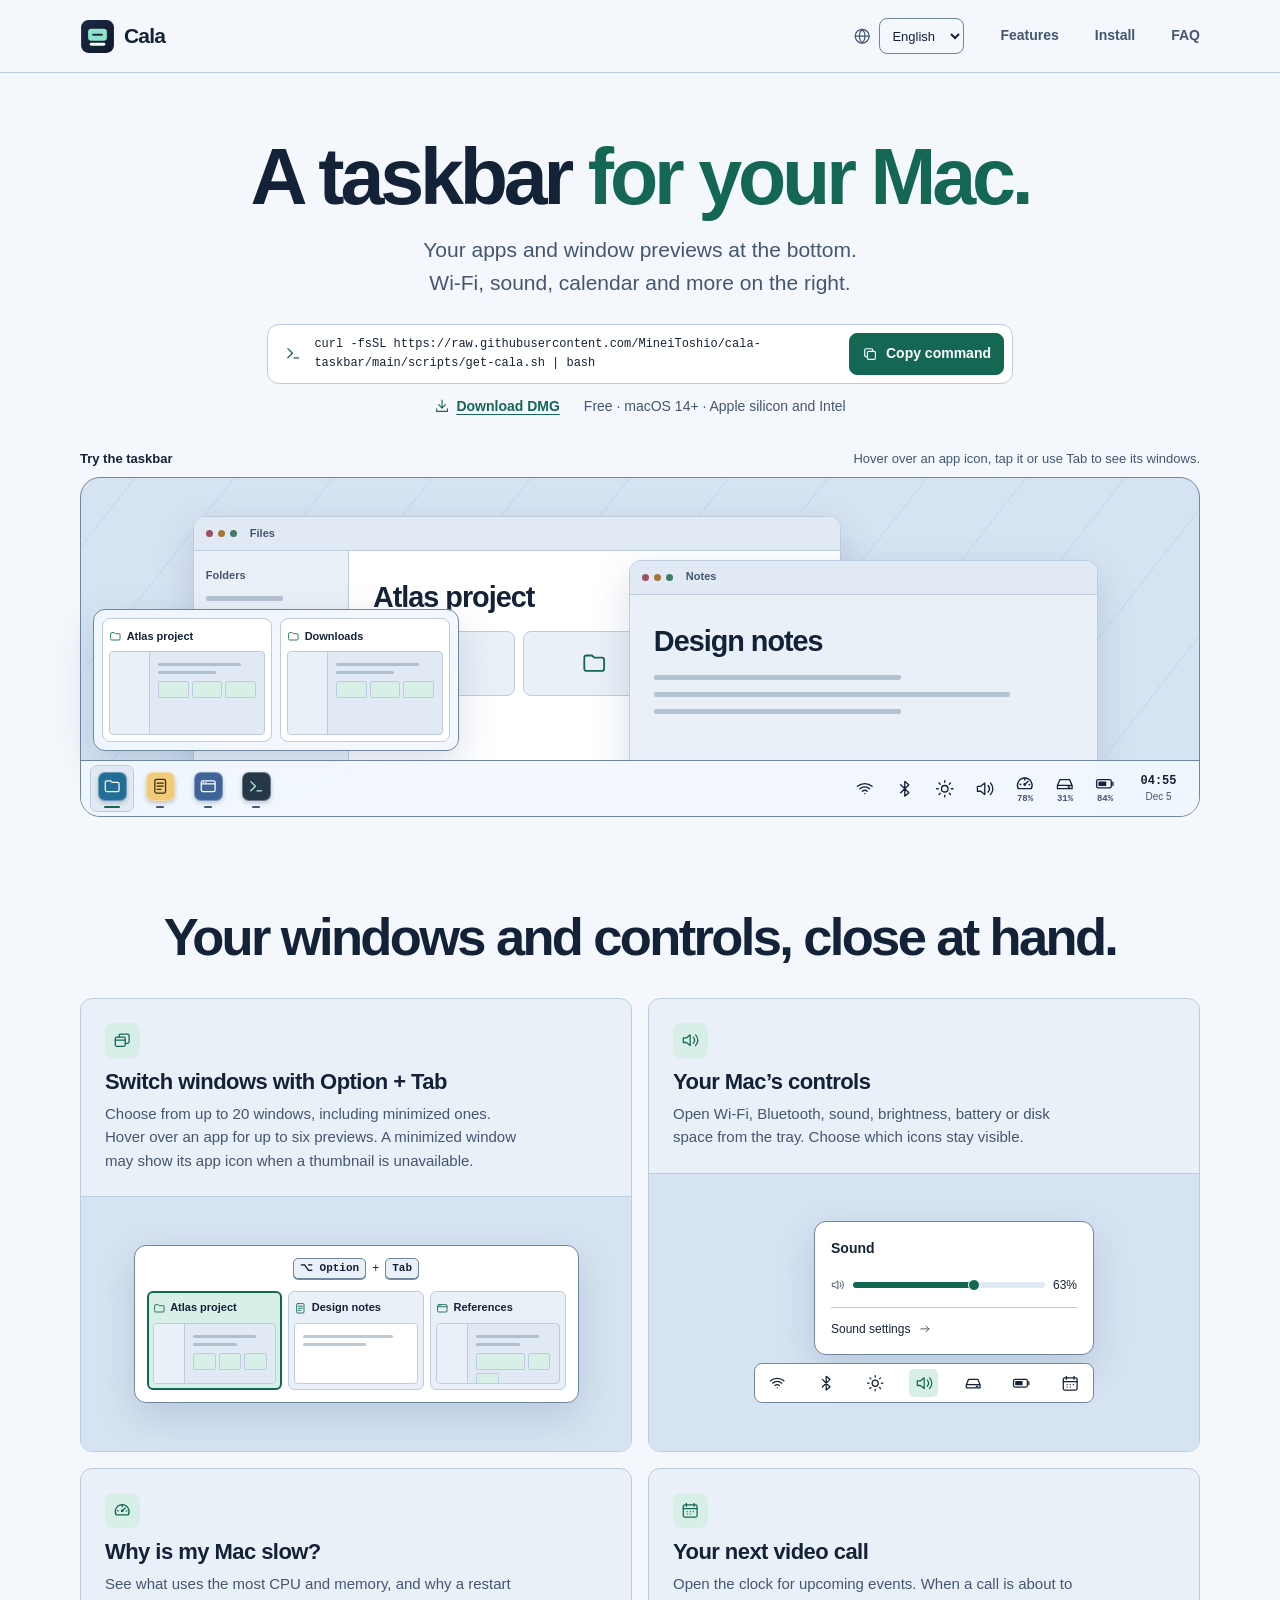
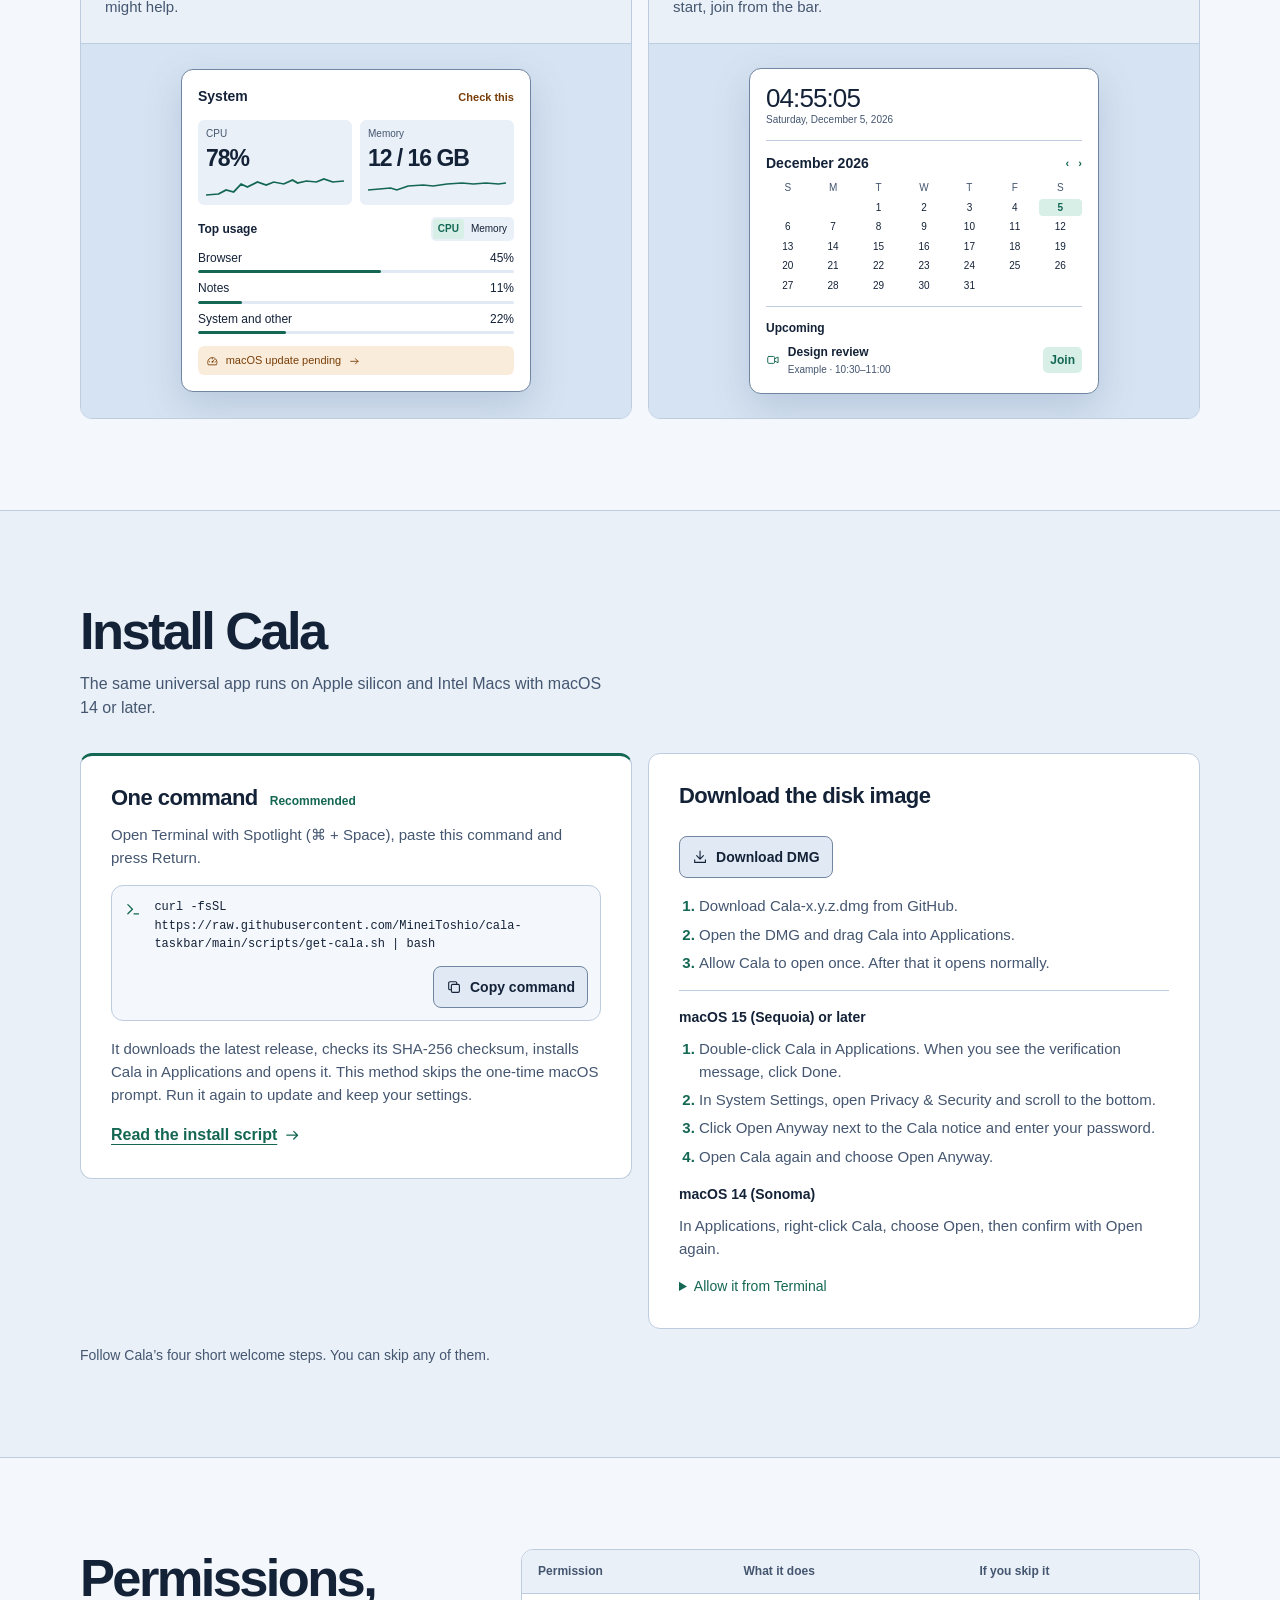
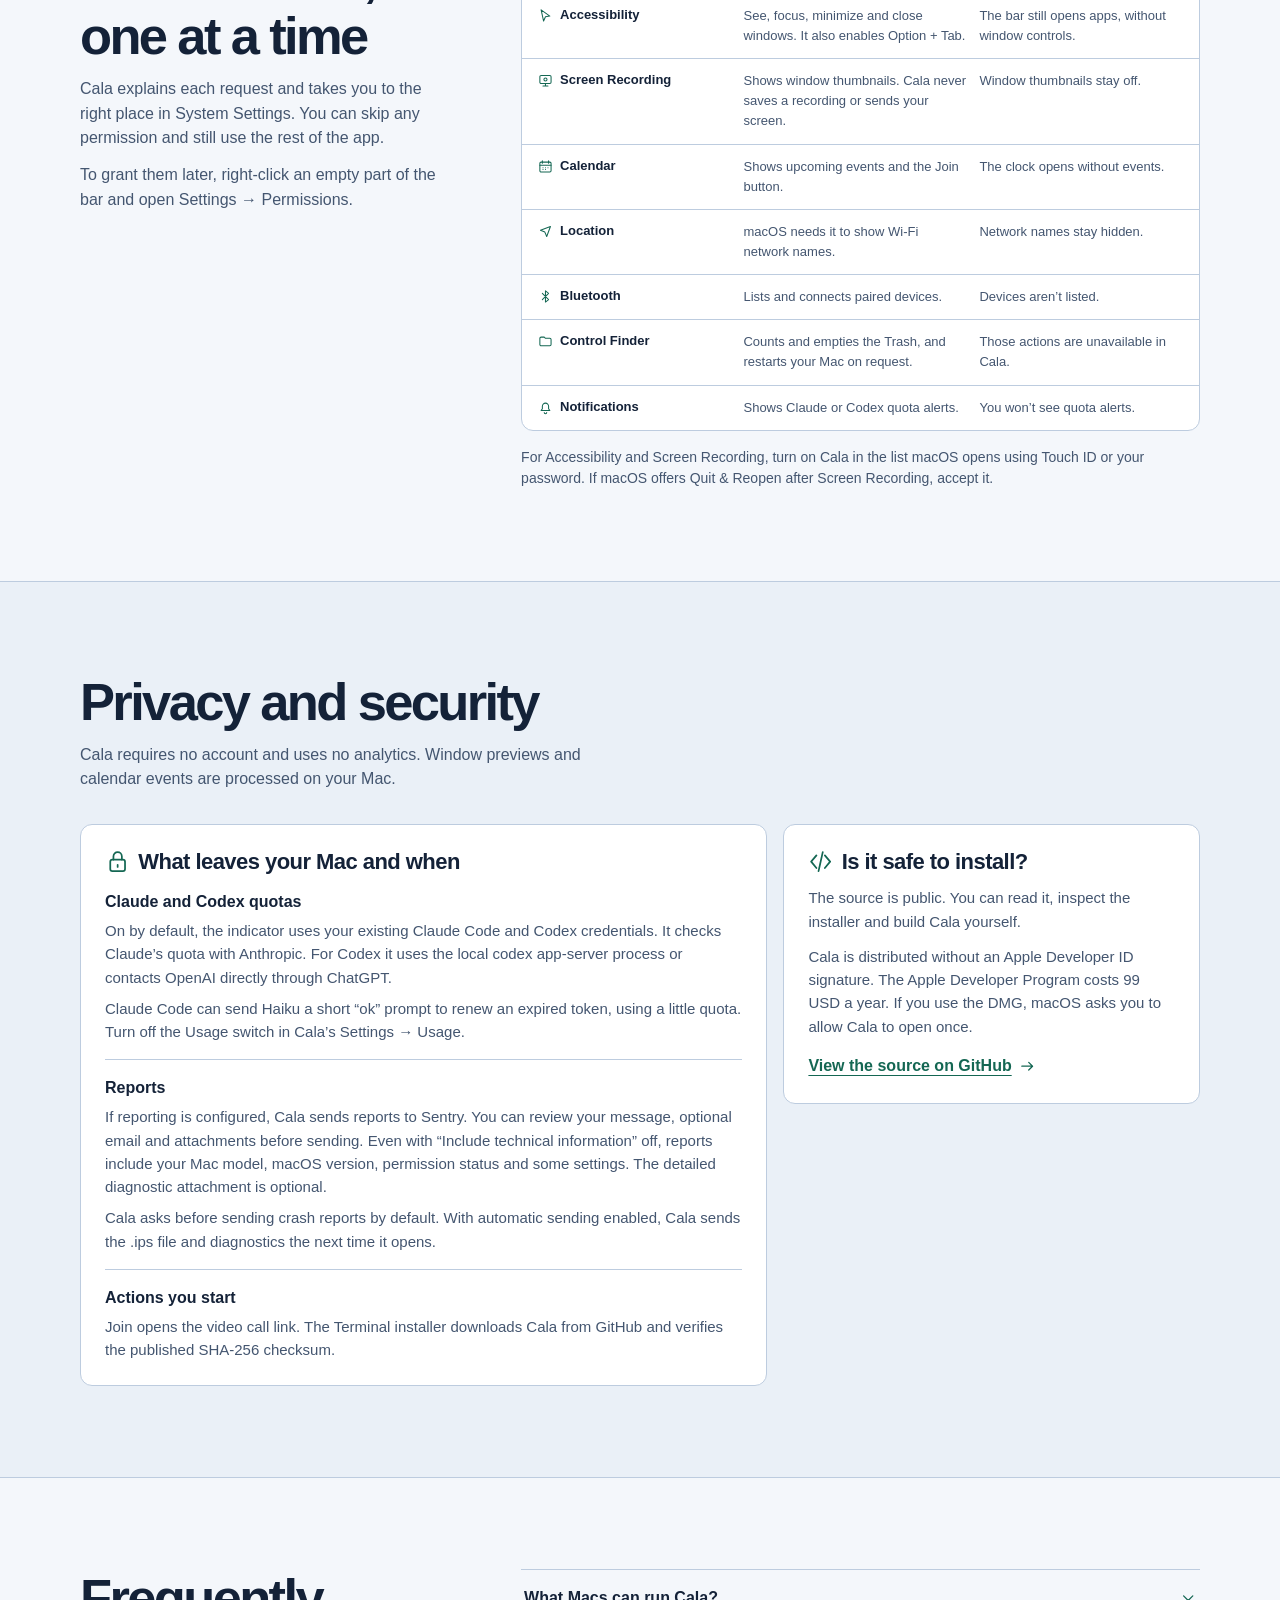
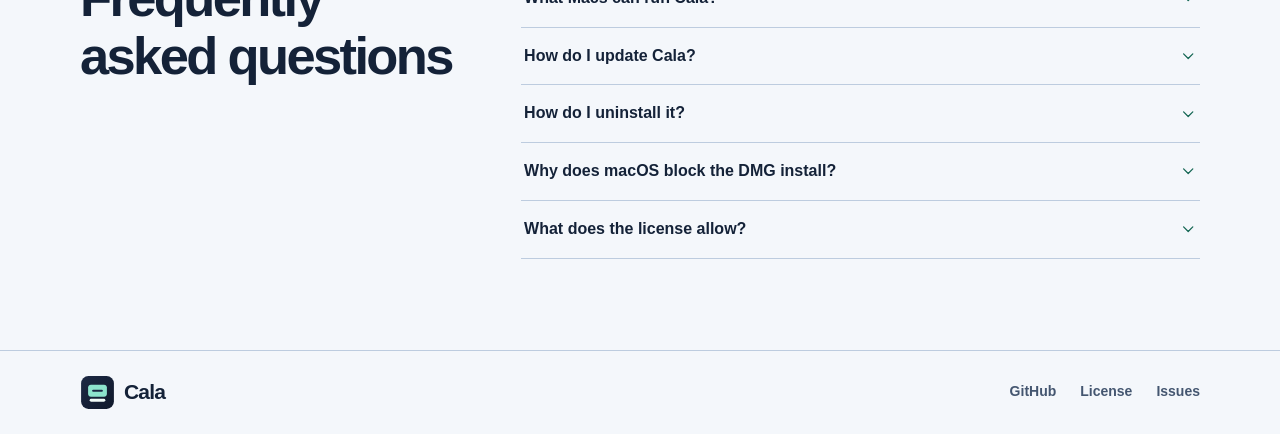
<file: website/design/archive/v1-index.html>
<!doctype html>
<html lang="en">
<head>
<meta charset="utf-8">
<meta name="viewport" content="width=device-width, initial-scale=1">
<meta name="color-scheme" content="dark light">
<title>Cala · A taskbar for your Mac</title>
<style>
  :root {
    color-scheme: dark;
    --font: -apple-system, BlinkMacSystemFont, "SF Pro Text", "Segoe UI", sans-serif;
    --mono: ui-monospace, "SF Mono", Menlo, monospace;
    --navy: #1c2944;
    --navy-deep: #10192b;
    --mint: #8de4cd;
    --bg: #0d1421;
    --surface: #131e2f;
    --card: #19263a;
    --raised: #223148;
    --text: #f1f5fc;
    --muted: #acbbd0;
    --accent: var(--mint);
    --accent-ink: #102a25;
    --accent-surface: #1e3e3c;
    --line: #324157;
    --control-line: #647997;
    --scene: #1b2b42;
    --scene-line: #253750;
    --material: rgba(17, 27, 44, .91);
    --warm: #ffca8b;
    --warm-surface: #392f28;
    --shadow: 0 14px 38px #080e1990;
    --s1: 4px;
    --s2: 8px;
    --s3: 12px;
    --s4: 16px;
    --s5: 24px;
    --s6: 32px;
    --s7: 48px;
    --s8: 64px;
    --s9: 96px;
    --r-control: 8px;
    --r-card: 12px;
    --r-window: 20px;
    --wrap: 1120px;
    --gutter: clamp(16px, 4vw, 48px);
    --section: clamp(56px, 7.1vw, 104px);
  }
  @media (prefers-color-scheme: light) {
    :root {
      color-scheme: light;
      --bg: #f4f7fb;
      --surface: #eaf0f7;
      --card: #fff;
      --raised: #e1eaf4;
      --text: #142238;
      --muted: #445670;
      --accent: #146753;
      --accent-ink: #fff;
      --accent-surface: #d7efe7;
      --line: #bdccdf;
      --control-line: #7186a0;
      --scene: #d6e3f2;
      --scene-line: #c9d9ec;
      --material: rgba(243, 248, 254, .93);
      --warm: #783e08;
      --warm-surface: #faecda;
      --shadow: 0 14px 38px #425e8533;
    }
  }
  *, *::before, *::after { box-sizing: border-box; }
  html { scroll-padding-top: 20px; }
  body { margin: 0; background: var(--bg); color: var(--text); font: 16px/1.55 var(--font); }
  :where(h1,h2,h3,p,figure,dl,dd) { margin: 0; }
  :where(h1,h2,h3) { color: var(--text); line-height: 1.1; }
  h2 { font-size: clamp(32px, 4.1vw, 54px); font-weight: 720; letter-spacing: -.05em; text-wrap: balance; }
  h3 { font-size: 22px; letter-spacing: -.025em; }
  :where(button,select) { color: inherit; font: inherit; }
  :where(button,select,summary) { cursor: pointer; }
  a { color: var(--accent); text-underline-offset: .24em; }
  a:hover { text-decoration-thickness: 2px; }
  :focus-visible { outline: 2px solid var(--accent); outline-offset: 4px; }
  [hidden] { display: none !important; }
  .wrap { width: min(var(--wrap), calc(100% - 2 * var(--gutter))); margin-inline: auto; }
  .icon { display: inline-block; flex: none; width: 1.15em; height: 1.15em; vertical-align: -.15em; fill: none; stroke: currentColor; stroke-width: 1.65; stroke-linecap: round; stroke-linejoin: round; }
  .sr-only, .skip:not(:focus) { position: absolute; width: 1px; height: 1px; padding: 0; margin: -1px; overflow: hidden; clip-path: inset(50%); white-space: nowrap; border: 0; }
  .skip { position: fixed; z-index: 5; top: var(--s3); left: var(--s3); padding: var(--s2) var(--s4); background: var(--card); border-radius: var(--r-control); }
  .site-header { border-bottom: 1px solid var(--line); }
  .header-inner, .footer-inner { display: flex; align-items: center; justify-content: space-between; gap: var(--s4); }
  .header-inner { min-height: 72px; gap: clamp(16px, 3vw, 36px); }
  .brand { display: inline-flex; align-items: center; gap: 9px; color: var(--text); font-weight: 740; font-size: 21px; letter-spacing: -.04em; text-decoration: none; }
  .brand-mark { width: 35px; height: 35px; flex: none; }
  .site-nav, .footer-nav { display: flex; flex-wrap: wrap; align-items: center; gap: clamp(16px, 3vw, 36px); }
  .site-nav a, .footer-nav a { color: var(--muted); font-size: 14px; font-weight: 580; text-decoration: none; }
  .site-nav a:hover, .footer-nav a:hover { color: var(--text); text-decoration: underline; }
  .language { display: flex; align-items: center; gap: var(--s2); color: var(--muted); margin-inline-start: auto; }
  .language select { background: var(--bg); border: 1px solid var(--control-line); border-radius: var(--r-control); color: var(--text); font-size: 13px; padding: 6px 8px; min-height: 36px; max-width: 100%; }
  .hero { padding-top: clamp(42px, 5.1vw, 74px); }
  .hero-copy { text-align: center; margin-inline: auto; }
  .hero h1 { font-size: clamp(43px, 6.5vw, 79px); letter-spacing: -.053em; line-height: .99; font-weight: 760; text-wrap: balance; }
  .hero h1 span:last-child { color: var(--accent); }
  .hero-lead { color: var(--muted); font-size: clamp(16px, 1.65vw, 21px); max-width: 600px; margin: 18px auto 0; text-wrap: balance; }
  .hero-actions { max-width: 746px; margin: var(--s5) auto 0; }
  .hero-links { display: flex; flex-wrap: wrap; justify-content: center; gap: var(--s2) var(--s5); align-items: center; margin-top: var(--s3); font-size: 14px; }
  .hero-links a, .inline-link { display: inline-flex; gap: 6px; align-items: center; font-weight: 630; }
  .specs { color: var(--muted); font-size: 14px; }
  .button { display: inline-flex; justify-content: center; align-items: center; gap: var(--s2); padding: 9px var(--s3); min-height: 42px; border-radius: var(--r-control); border: 1px solid var(--control-line); background: var(--raised); color: var(--text); font-size: 14px; font-weight: 680; line-height: 1.2; text-align: center; text-decoration: none; }
  .button:hover { border-color: var(--accent); }
  .button-primary { background: var(--accent); color: var(--accent-ink); border-color: var(--accent); }
  .button-primary:hover { filter: brightness(1.09); }
  .command { display: flex; align-items: center; gap: var(--s3); padding: var(--s2); border-radius: var(--r-card); background: var(--card); border: 1px solid var(--line); text-align: left; }
  .command > .icon { margin-left: var(--s2); color: var(--accent); }
  .command code { flex: 1; min-width: 0; color: var(--text); font: 12px/1.55 var(--mono); overflow-wrap: anywhere; }
  .command .button { flex: none; }
  .mobile-actions { display: none; }
  .mobile-actions p { color: var(--muted); margin-bottom: var(--s3); }
  .mobile-actions .button { margin-inline: 3px; }
  .demo { margin-top: var(--s6); }
  .demo-caption { display: flex; justify-content: space-between; flex-wrap: wrap; align-items: baseline; gap: var(--s1) var(--s4); margin-bottom: var(--s2); color: var(--muted); font-size: 13px; }
  .demo-caption strong { color: var(--text); font-weight: 670; }
  .desktop { position: relative; isolation: isolate; min-height: 340px; display: flex; flex-direction: column; justify-content: flex-end; border: 1px solid var(--control-line); border-radius: var(--r-window); background-color: var(--scene); background-image: repeating-linear-gradient(128deg, transparent 0 42px, var(--scene-line) 42px 43px, transparent 43px 78px); }
  .desktop-background { position: absolute; inset: 0; overflow: hidden; border-radius: inherit; pointer-events: none; }
  .mock-window { position: absolute; background: var(--card); border: 1px solid var(--line); border-radius: var(--r-card); box-shadow: var(--shadow); overflow: hidden; }
  .mock-window.primary { inset: 11% auto auto 10%; width: 58%; height: 90%; }
  .mock-window.secondary { inset: 24% 9% auto auto; width: 42%; height: 78%; background: var(--surface); }
  .window-titlebar { display: flex; gap: 5px; align-items: center; min-height: 34px; padding: 0 var(--s3); border-bottom: 1px solid var(--line); background: var(--raised); color: var(--muted); font-size: 11px; font-weight: 650; }
  .window-titlebar i { width: 7px; height: 7px; border-radius: 50%; background: #9c5060; }
  .window-titlebar i:nth-of-type(2) { background: #a47739; }
  .window-titlebar i:nth-of-type(3) { background: #427b6a; margin-right: var(--s2); }
  .window-content { display: grid; grid-template-columns: 24% 1fr; height: 100%; }
  .window-sidebar { padding: var(--s4) var(--s3); border-right: 1px solid var(--line); background: var(--surface); }
  .window-sidebar b { display: block; font-size: 11px; color: var(--muted); margin-bottom: var(--s3); overflow-wrap: anywhere; }
  .window-main { min-width: 0; padding: var(--s5); }
  .window-main strong { font-size: clamp(14px, 2.25vw, 29px); letter-spacing: -.035em; }
  .file-grid { display: grid; grid-template-columns: repeat(3, minmax(0, 1fr)); gap: var(--s2); margin-top: var(--s3); }
  .file-grid span { min-height: 65px; display: grid; place-items: center; border: 1px solid var(--line); background: var(--surface); border-radius: var(--r-control); color: var(--accent); font-size: 23px; }
  .fake-line { display: block; width: 85%; height: 5px; background: var(--control-line); opacity: .44; border-radius: 2px; margin-bottom: var(--s2); }
  .fake-line:nth-child(2n) { width: 59%; }
  .mock-window.secondary .window-main .fake-line { margin-top: var(--s3); }
  .taskbar { position: relative; z-index: 2; display: flex; justify-content: space-between; align-items: center; gap: var(--s2); padding: 4px 9px; border-top: 1px solid var(--control-line); border-radius: 0 0 calc(var(--r-window) - 1px) calc(var(--r-window) - 1px); background: var(--material); backdrop-filter: blur(18px); animation: taskbar-in .4s ease-out both; }
  .task-apps, .task-tray { display: flex; align-items: center; gap: var(--s1); }
  .task-button { display: grid; place-items: center; position: relative; min-width: 36px; min-height: 38px; padding: 3px; border: 1px solid transparent; border-radius: 7px; background: transparent; font-size: 17px; }
  .task-button:hover, .task-button[aria-expanded="true"] { background: var(--raised); border-color: var(--line); }
  .task-app { min-width: 44px; min-height: 47px; padding-bottom: 8px; }
  .task-app::after { content: ""; position: absolute; bottom: 3px; width: 8px; height: 2px; border-radius: 2px; background: var(--muted); }
  .task-app[aria-expanded="true"]::after { background: var(--accent); width: 16px; }
  .app-tile { width: 29px; height: 29px; display: inline-grid; place-items: center; border-radius: 7px; font-size: 16px; border: 1px solid #ffffff50; box-shadow: 0 2px 4px #0d142138; }
  .tile-files { background: #236d96; color: #f4f9ff; }
  .tile-notes { background: #f0cb79; color: #3e2a11; }
  .tile-browser { background: #416498; color: #fbfcff; }
  .tile-terminal { background: #263848; color: #b4efdb; }
  .task-reading { font: 600 9px/1 var(--mono); color: var(--muted); }
  .task-clock { padding-inline: 6px; min-width: 63px; font: 640 12px/1.15 var(--mono); font-variant-numeric: tabular-nums; text-align: center; }
  .task-clock small { font: 10px/1.2 var(--font); color: var(--muted); }
  .demo-popover { position: absolute; z-index: 1; bottom: 65px; left: var(--s3); max-width: calc(100% - 2 * var(--s3)); padding: var(--s2); border-radius: var(--r-card); border: 1px solid var(--control-line); background: var(--material); backdrop-filter: blur(18px); box-shadow: var(--shadow); }
  .demo-popover[data-side="tray"] { left: auto; right: var(--s3); width: min(288px, calc(100% - 2 * var(--s3))); }
  .demo-popover.is-opening { animation: reveal .16s ease-out both; }
  .preview-grid { display: grid; grid-template-columns: repeat(2, minmax(0, 1fr)); gap: var(--s2); width: min(348px, 64vw); }
  .preview-grid:has(> :only-child) { width: min(174px, 62vw); grid-template-columns: 1fr; }
  .preview-card { min-width: 0; padding: 6px; border: 1px solid var(--line); border-radius: var(--r-control); background: var(--card); }
  .preview-title { display: flex; align-items: center; gap: 5px; min-height: 22px; color: var(--text); font-size: 11px; font-weight: 650; }
  .preview-title .icon { color: var(--accent); }
  .preview-art { height: 84px; position: relative; overflow: hidden; display: grid; grid-template-columns: 26% 1fr; margin-top: 4px; background: var(--raised); border: 1px solid var(--line); border-radius: 4px; }
  .preview-art > span:first-child { background: var(--surface); border-right: 1px solid var(--line); }
  .preview-art > span:last-child { padding: 11px 8px; }
  .preview-art .fake-line { height: 3px; margin-bottom: 5px; }
  .preview-art .tiny-blocks { display: grid; grid-template-columns: repeat(3,minmax(0,1fr)); gap: 3px; margin-top: 7px; }
  .tiny-blocks i { height: 17px; background: var(--accent-surface); border: 1px solid var(--line); border-radius: 2px; }
  .preview-art[data-art="notes"] { grid-template-columns: 1fr; background: var(--card); }
  .preview-art[data-art="notes"] > span:first-child, .preview-art[data-art="notes"] .tiny-blocks { display: none; }
  .preview-art[data-art="browser"] .tiny-blocks i:first-child { grid-column: span 2; }
  .preview-art[data-art="terminal"] { grid-template-columns: 1fr; background: var(--navy-deep); }
  .preview-art[data-art="terminal"] > span:first-child { display: none; }
  .preview-art[data-art="terminal"] .fake-line { background: var(--mint); }
  .preview-art[data-art="terminal"] .tiny-blocks { display: none; }
  .demo-popover .mock-panel { border: 0; box-shadow: none; padding: var(--s2); line-height: 1.2; }
  .demo-popover :is(.spark, .segmented, .load-row .meter) { display: none; }
  .demo-popover :is(.health-grid, .maintenance) { margin-top: var(--s2); }
  .demo-popover .health-stat strong { line-height: 1.2; }
  .demo-popover .load-top { margin: var(--s2) 0 var(--s1); }
  .demo-popover .load-row + .load-row { margin-top: 3px; }
  .demo-popover .mock-divider { margin-block: 6px; }
  .demo-popover .calendar-time { font-size: 21px; }
  .demo-popover .month-grid { margin-top: 2px; gap: 1px; line-height: 1; }
  .demo-panel { padding: var(--s2); }
  .demo-panel strong { display: block; margin-bottom: var(--s2); }
  .demo-panel p { color: var(--muted); font-size: 13px; }
  @keyframes taskbar-in { from { opacity: .65; transform: translateY(5px); } to { opacity: 1; transform: translateY(0); } }
  @keyframes reveal { from { opacity: 0; transform: translateY(4px); } to { opacity: 1; transform: translateY(0); } }

  .section { padding-block: var(--section); }
  .section-intro { margin-bottom: var(--s6); }
  .section-intro > p, .section-heading > p { color: var(--muted); margin-top: var(--s3); max-width: 61ch; }
  .features .section-intro { text-align: center; }
  .features .section-intro > p { margin-inline: auto; }
  .feature-grid { display: grid; grid-template-columns: repeat(2,minmax(0,1fr)); gap: var(--s4); }
  .feature { min-width: 0; display: flex; flex-direction: column; border: 1px solid var(--line); border-radius: var(--r-card); background: var(--surface); overflow: hidden; }
  .feature-copy { padding: var(--s5); }
  .feature-copy .feature-icon { display: inline-grid; place-items: center; width: 35px; height: 35px; margin-bottom: var(--s3); border-radius: var(--r-control); background: var(--accent-surface); color: var(--accent); }
  .feature-copy p { color: var(--muted); margin-top: var(--s2); font-size: 15px; max-width: 50ch; }
  .feature-stage { display: grid; align-items: center; justify-items: center; flex: 1; min-height: 255px; padding: var(--s5); border-top: 1px solid var(--line); background: var(--scene); }
  .feature-stage.tall { min-height: 336px; }
  .mock-panel { width: min(100%, 350px); min-width: 0; color: var(--text); border: 1px solid var(--control-line); border-radius: var(--r-card); background: var(--card); padding: var(--s4); box-shadow: var(--shadow); font-size: 12px; }
  .mock-panel-title { display: flex; gap: var(--s2); align-items: center; justify-content: space-between; font-size: 14px; font-weight: 710; }
  .mock-panel-title small { color: var(--accent); font-size: 11px; font-weight: 660; }
  .mock-panel-title .check-reading { color: var(--warm); }
  .switcher-panel { width: min(100%, 445px); padding: var(--s3); }
  .switcher-heading { display: flex; justify-content: center; gap: 6px; align-items: center; margin-bottom: var(--s3); }
  kbd { font: 650 11px/1.2 var(--mono); border: 1px solid var(--control-line); border-radius: 5px; padding: 3px 6px; color: var(--text); background: var(--surface); box-shadow: 0 1px 0 var(--control-line); }
  .switcher-cards { display: grid; grid-template-columns: repeat(3,minmax(0,1fr)); gap: 6px; }
  .switcher-card { padding: 5px; background: var(--surface); border: 1px solid var(--line); border-radius: 6px; min-width: 0; }
  .switcher-card.selected { border: 2px solid var(--accent); padding: 4px; background: var(--accent-surface); }
  .switcher-card .preview-art { height: 61px; }
  .switcher-card .preview-title { line-height: 1.2; overflow-wrap: anywhere; }
  .tray-example { width: min(100%, 340px); display: grid; justify-items: end; gap: var(--s2); }
  .tray-example .mock-panel { width: min(100%, 280px); }
  .mock-row { display: flex; align-items: center; gap: var(--s2); }
  .mock-row .icon { color: var(--muted); }
  .mock-tray { width: 100%; display: flex; align-items: center; justify-content: space-between; padding: 5px var(--s2); border: 1px solid var(--control-line); border-radius: var(--r-control); background: var(--card); }
  .mock-tray > span { display: grid; place-items: center; width: 29px; height: 28px; border-radius: 5px; }
  .mock-tray .selected { background: var(--accent-surface); color: var(--accent); }
  .mock-slider, .meter { height: 5px; flex: 1; border-radius: 3px; background: var(--raised); overflow: hidden; }
  .mock-slider { position: relative; height: 6px; overflow: visible; }
  .mock-slider::after { content: ""; position: absolute; left: 63%; top: 50%; width: 12px; height: 12px; transform: translate(-50%, -50%); border-radius: 50%; background: var(--accent); border: 1px solid var(--card); }
  .mock-slider i, .meter i { display: block; height: 100%; border-radius: inherit; background: var(--accent); }
  .volume-row { margin-top: var(--s4); }
  .mock-divider { margin-block: var(--s3); border-top: 1px solid var(--line); }
  .health-grid { display: grid; grid-template-columns: repeat(2,minmax(0,1fr)); gap: var(--s2); margin-top: var(--s3); }
  .health-stat { padding: 6px 8px; background: var(--surface); border-radius: 6px; color: var(--muted); font-size: 10px; }
  .health-stat strong { display: block; color: var(--text); font-size: clamp(17px, 2vw, 23px); letter-spacing: -.045em; }
  .spark { display: block; width: 100%; height: 22px; stroke: var(--accent); fill: none; stroke-width: 1.6; }
  .load-top { display: flex; flex-wrap: wrap; align-items: center; justify-content: space-between; gap: var(--s1); margin: var(--s3) 0 var(--s2); }
  .segmented { display: inline-flex; gap: 2px; padding: 2px; border-radius: 5px; background: var(--surface); font-size: 10px; }
  .segmented span { padding: 2px 5px; }
  .segmented span:first-child { background: var(--accent-surface); color: var(--accent); border-radius: 3px; font-weight: 670; }
  .load-row + .load-row { margin-top: 6px; }
  .load-row .mock-row { justify-content: space-between; }
  .load-row .meter { height: 3px; margin-top: 3px; }
  .maintenance { display: flex; align-items: center; gap: 7px; margin-top: var(--s3); padding: 6px 8px; border-radius: 6px; color: var(--warm); background: var(--warm-surface); font-size: 11px; }
  .calendar-time { display: block; font-size: 26px; line-height: 1.06; font-weight: 470; letter-spacing: -.035em; font-variant-numeric: tabular-nums; }
  .calendar-date { color: var(--muted); font-size: 10px; }
  .month-grid { margin-top: 5px; display: grid; grid-template-columns: repeat(7,1fr); text-align: center; align-items: center; gap: 2px; font-size: 10px; }
  .month-grid span { padding: 1px; }
  .month-grid .weekday { color: var(--muted); }
  .month-grid .today { background: var(--accent-surface); color: var(--accent); border-radius: 4px; font-weight: 730; }
  .calendar-event { display: grid; grid-template-columns: auto minmax(0,1fr) auto; gap: var(--s2); align-items: center; margin-top: 5px; }
  .calendar-event .icon { color: var(--accent); }
  .calendar-event small { display: block; color: var(--muted); }
  .mock-action { background: var(--accent-surface); color: var(--accent); padding: 4px 7px; border-radius: 5px; font-weight: 680; }

  .installation, .privacy { background: var(--surface); border-block: 1px solid var(--line); }
  .install-grid { display: grid; grid-template-columns: repeat(2,minmax(0,1fr)); gap: var(--s4); align-items: start; }
  .install-card { min-width: 0; border: 1px solid var(--line); border-radius: var(--r-card); background: var(--card); padding: clamp(16px, 3vw, 30px); }
  .install-card:first-child { border-top: 3px solid var(--accent); }
  .install-card header { display: flex; align-items: baseline; flex-wrap: wrap; gap: var(--s2) var(--s3); margin-bottom: var(--s3); }
  .recommended { color: var(--accent); font-size: 12px; font-weight: 680; }
  .install-card p, .install-card li { color: var(--muted); font-size: 15px; }
  .install-card p + p { margin-top: var(--s3); }
  .install-card .command { display: grid; grid-template-columns: auto minmax(0,1fr); align-items: start; background: var(--bg); margin: var(--s4) 0; padding: var(--s3); }
  .install-card .command > .icon { margin: 2px 0 0; }
  .install-card .command .button { grid-column: 2; justify-self: end; }
  .install-card .inline-link, .install-card .download-action { margin-top: var(--s4); }
  .install-card ol { padding-inline-start: 1.25em; margin-block: var(--s4); }
  .install-card li + li { margin-top: 5px; }
  .install-card li::marker { color: var(--accent); font-weight: 700; font-variant-numeric: tabular-nums; }
  .install-card h4 { font-size: 14px; margin: 0 0 var(--s2); }
  .unlock { border-top: 1px solid var(--line); padding-top: var(--s4); }
  .unlock p + h4 { margin-top: var(--s4); }
  .unlock ol { margin-top: var(--s2); }
  .install-card details { margin-top: var(--s4); }
  .install-card summary { color: var(--accent); font-size: 14px; }
  .install-card details .command { margin-bottom: 0; }
  .welcome-note { margin-top: var(--s4); color: var(--muted); font-size: 14px; }
  .content-split { display: grid; grid-template-columns: minmax(0, .8fr) minmax(0, 1.45fr); gap: clamp(24px, 5.2vw, 78px); align-items: start; }
  .permissions-list { border: 1px solid var(--line); border-radius: var(--r-card); background: var(--card); }
  .permission-row, .permission-head { display: grid; grid-template-columns: minmax(0, .95fr) minmax(0, 1.1fr) minmax(0, 1fr); gap: var(--s3); padding: var(--s3) var(--s4); }
  .permission-head { border-bottom: 1px solid var(--line); color: var(--muted); font-size: 12px; font-weight: 660; background: var(--surface); border-radius: var(--r-card) var(--r-card) 0 0; }
  .permission-row + .permission-row { border-top: 1px solid var(--line); }
  .permission-row [role="rowheader"] { display: flex; align-items: baseline; gap: 7px; font-size: 13px; font-weight: 700; line-height: 1.4; }
  .permission-row .icon { align-self: flex-start; margin-top: 2px; color: var(--accent); }
  .permission-row [role="cell"] { color: var(--muted); font-size: 13px; overflow-wrap: anywhere; }
  .mobile-permission-label { display: none; }
  .note { color: var(--muted); font-size: 14px; margin-top: var(--s4); }
  .privacy-grid { display: grid; grid-template-columns: minmax(0, 1.65fr) minmax(0, 1fr); gap: var(--s4); align-items: start; }
  .privacy-item { min-width: 0; padding: var(--s5); background: var(--card); border: 1px solid var(--line); border-radius: var(--r-card); }
  .privacy-item h3 { display: flex; align-items: center; gap: var(--s2); }
  .privacy-item h3 .icon { color: var(--accent); }
  .privacy-item p { color: var(--muted); margin-top: var(--s3); font-size: 15px; }
  .privacy-item a { display: inline-flex; align-items: center; gap: 6px; margin-top: var(--s4); }
  .privacy-list { list-style: none; padding: 0; margin: 0; }
  .privacy-list li { margin-top: var(--s4); }
  .privacy-list li + li { padding-top: var(--s4); border-top: 1px solid var(--line); }
  .privacy-list p { margin-top: var(--s1); }
  .privacy-list p + p { margin-top: var(--s2); }
  .faq-list { border-block: 1px solid var(--line); }
  .faq details + details { border-top: 1px solid var(--line); }
  .faq summary { display: flex; align-items: center; justify-content: space-between; gap: var(--s3); padding: var(--s4) 3px; list-style: none; font-weight: 660; }
  .faq summary::-webkit-details-marker { display: none; }
  .faq summary .icon { color: var(--accent); transition: transform .15s ease; }
  .faq details[open] summary .icon { transform: rotate(180deg); }
  .faq details p { color: var(--muted); padding: 0 3px var(--s4); max-width: 65ch; }
  .site-footer { border-top: 1px solid var(--line); padding-block: var(--s5); }
  .footer-nav { gap: var(--s2) var(--s5); }
  .copy-status:not(:empty) { position: fixed; z-index: 4; right: var(--gutter); bottom: var(--s4); max-width: calc(100% - 2 * var(--gutter)); margin: 0; padding: 9px var(--s3); background: var(--card); color: var(--text); border: 1px solid var(--accent); border-radius: var(--r-control); box-shadow: var(--shadow); font-size: 14px; }
  .clipboard-fallback { position: fixed; top: 0; left: 0; width: 1px; height: 1px; opacity: 0; pointer-events: none; }

  @media (max-width: 920px) {
    .content-split { grid-template-columns: 1fr; gap: var(--s5); }
  }
  @media (max-width: 767px), (any-pointer: none), (pointer: coarse) {
    .desktop-actions { display: none; }
    .mobile-actions { display: block; }
  }
  @media (max-width: 767px) {
    .header-inner { display: grid; grid-template-columns: 1fr auto; min-height: auto; padding-block: var(--s3) var(--s2); gap: var(--s2) var(--s4); }
    .site-nav { grid-row: 2; grid-column: 1 / -1; gap: var(--s5); }
    .site-nav a { display: flex; align-items: center; min-height: 32px; }
    .hero h1 { max-width: 12ch; margin-inline: auto; }
    .hero h1 span { display: block; }
    .hero-lead { margin-top: var(--s4); }
    .feature-grid, .install-grid, .privacy-grid { grid-template-columns: minmax(0,1fr); }
    .feature-copy, .feature-stage, .privacy-item { padding: var(--s4); }
    .feature-stage { min-height: 205px; }
    .feature-stage.tall { min-height: 0; }
    .demo-popover .month-grid { display: none; }
    .demo { margin-top: var(--s5); }
    .desktop { min-height: 300px; }
    .window-main { padding: var(--s3); }
    .window-sidebar { display: none; }
    .window-content { grid-template-columns: 1fr; }
    .mock-window.primary { left: 5%; width: 64%; }
    .mock-window.secondary { right: 5%; width: 47%; }
    .file-grid { gap: 4px; }
    .file-grid span { min-height: 39px; font-size: 17px; }
    .footer-inner { flex-wrap: wrap; }
  }
  @media (max-width: 640px) {
    .taskbar { flex-wrap: wrap; gap: 0; padding: 2px var(--s2) var(--s1); }
    .task-apps { width: 100%; justify-content: flex-start; }
    .task-tray { width: 100%; justify-content: space-between; gap: 0; border-top: 1px solid var(--line); }
    .task-app { min-height: 42px; min-width: 42px; }
    .task-tray .task-button { min-width: 32px; }
    .task-tray .task-clock { min-width: 61px; }
    .task-button:focus-visible { outline-offset: 0; }
    .demo-popover { bottom: 100px; }
    .demo-popover .load-row + .load-row { display: none; }
  }
  @media (max-width: 560px) {
    .preview-grid { width: min(286px, calc(100vw - 82px)); }
    .preview-art { height: 62px; }
    .permission-head { position: absolute; width: 1px; height: 1px; padding: 0; overflow: hidden; clip-path: inset(50%); white-space: nowrap; }
    .permission-row { grid-template-columns: 1fr; gap: var(--s1); }
    .permission-row [role="cell"] { padding-left: 22px; }
    .mobile-permission-label { display: inline; color: var(--text); font-weight: 630; }
    .install-card .command .button { min-height: 40px; }
  }
  @media (prefers-reduced-motion: reduce) {
    *, *::before, *::after { animation: none !important; transition: none !important; scroll-behavior: auto !important; }
  }
</style>
</head>
<body>
<svg width="0" height="0" style="position:absolute" aria-hidden="true" xmlns="http://www.w3.org/2000/svg">
  <defs>
    <linearGradient id="logo-navy" x2="1" y2="1"><stop stop-color="#1C2944"/><stop offset="1" stop-color="#10192B"/></linearGradient>
    <symbol id="cala-logo" viewBox="0 0 1024 1024">
      <rect x="32" y="32" width="960" height="960" rx="215" fill="url(#logo-navy)"/>
      <path d="M237 369c0-46 37-83 83-83h384c46 0 83 37 83 83v184c0 46-37 83-83 83H320c-46 0-83-37-83-83z" fill="#8DE4CD"/>
      <path d="M326 741h372" stroke="#F2FCF8" stroke-width="86" stroke-linecap="round"/>
      <path d="M386 461h252" stroke="#1C2944" stroke-width="64" stroke-linecap="round"/>
    </symbol>
    <symbol id="i-globe" viewBox="0 0 24 24"><circle cx="12" cy="12" r="9"/><path d="M3 12h18M12 3c5 5 5 13 0 18-5-5-5-13 0-18z"/></symbol>
    <symbol id="i-copy" viewBox="0 0 24 24"><rect x="8" y="8" width="12" height="12" rx="2"/><path d="M16 8V6a2 2 0 0 0-2-2H6a2 2 0 0 0-2 2v8a2 2 0 0 0 2 2h2"/></symbol>
    <symbol id="i-terminal" viewBox="0 0 24 24"><path d="m5 6 6 6-6 6m8 0h6"/></symbol>
    <symbol id="i-download" viewBox="0 0 24 24"><path d="M12 3v12m-5-5 5 5 5-5M4 16v4h16v-4"/></symbol>
    <symbol id="i-folder" viewBox="0 0 24 24"><path d="M3 7a2 2 0 0 1 2-2h5l2 2h7a2 2 0 0 1 2 2v8a2 2 0 0 1-2 2H5a2 2 0 0 1-2-2z"/></symbol>
    <symbol id="i-notes" viewBox="0 0 24 24"><rect x="5" y="3" width="14" height="18" rx="2"/><path d="M8 8h8m-8 4h8m-8 4h5"/></symbol>
    <symbol id="i-window" viewBox="0 0 24 24"><rect x="3" y="5" width="18" height="14" rx="2"/><path d="M3 9h18M6 7h.1m3 0h.1"/></symbol>
    <symbol id="i-windows" viewBox="0 0 24 24"><rect x="3" y="8" width="13" height="12" rx="2"/><path d="M8 8V6a2 2 0 0 1 2-2h9a2 2 0 0 1 2 2v8a2 2 0 0 1-2 2h-3M3 12h13"/></symbol>
    <symbol id="i-wifi" viewBox="0 0 24 24"><path d="M3 9a14 14 0 0 1 18 0M6 12a9 9 0 0 1 12 0m-9 3a5 5 0 0 1 6 0m-3 3h.1"/></symbol>
    <symbol id="i-bluetooth" viewBox="0 0 24 24"><path d="m7 7 10 10-5 4V3l5 4L7 17" fill="none" stroke="currentColor"/></symbol>
    <symbol id="i-sound" viewBox="0 0 24 24"><path d="M3 9h4l5-4v14l-5-4H3zm13-1a6 6 0 0 1 0 8m3-11a10 10 0 0 1 0 14"/></symbol>
    <symbol id="i-sun" viewBox="0 0 24 24"><circle cx="12" cy="12" r="4"/><path d="M12 2v2m0 16v2M2 12h2m16 0h2M5 5l1.4 1.4m11.2 11.2L19 19M5 19l1.4-1.4M17.6 6.4 19 5"/></symbol>
    <symbol id="i-battery" viewBox="0 0 24 24"><rect x="2" y="7" width="18" height="10" rx="2"/><path d="M22 10v4M5 10h8v4H5z" fill="currentColor"/></symbol>
    <symbol id="i-disk" viewBox="0 0 24 24"><path d="M3 14 6 7h12l3 7v4H3zM3 14h18m-5 2h2"/></symbol>
    <symbol id="i-gauge" viewBox="0 0 24 24"><path d="M4 18a9 9 0 1 1 16 0zM12 13l4-4m-9 4-.9-.5m5.9-5V6m5.2 7.3.9-.5"/><circle cx="12" cy="13" r="1"/></symbol>
    <symbol id="i-calendar" viewBox="0 0 24 24"><rect x="3" y="5" width="18" height="16" rx="2"/><path d="M7 3v4m10-4v4M3 10h18m-13 4h.1m3.9 0h.1m3.9 0h.1m-8.1 3h.1m3.9 0h.1"/></symbol>
    <symbol id="i-video" viewBox="0 0 24 24"><rect x="3" y="6" width="12" height="12" rx="2"/><path d="m15 10 6-3v10l-6-3"/></symbol>
    <symbol id="i-chevron" viewBox="0 0 24 24"><path d="m6 9 6 6 6-6"/></symbol>
    <symbol id="i-arrow" viewBox="0 0 24 24"><path d="M5 12h14m-5-5 5 5-5 5"/></symbol>
    <symbol id="i-check" viewBox="0 0 24 24"><path d="m5 12 4 4L19 6"/></symbol>
    <symbol id="i-lock" viewBox="0 0 24 24"><rect x="5" y="10" width="14" height="11" rx="2"/><path d="M8 10V7a4 4 0 0 1 8 0v3m-4 5v2"/></symbol>
    <symbol id="i-code" viewBox="0 0 24 24"><path d="m8 6-5 6 5 6m8-12 5 6-5 6m-2-15-4 18"/></symbol>
    <symbol id="i-pointer" viewBox="0 0 24 24"><path d="m5 3 14 10-7 1-3 7z"/></symbol>
    <symbol id="i-screen" viewBox="0 0 24 24"><rect x="3" y="4" width="18" height="13" rx="2"/><circle cx="12" cy="10.5" r="2.5"/><path d="M8 21h8m-4-4v4"/></symbol>
    <symbol id="i-location" viewBox="0 0 24 24"><path d="m4 10 16-6-6 16-3-7z"/></symbol>
    <symbol id="i-bell" viewBox="0 0 24 24"><path d="M5 17h14l-2-3v-4a5 5 0 0 0-10 0v4zm5 3a2 2 0 0 0 4 0"/></symbol>
  </defs>
</svg>
<a class="skip" href="#main" data-i18n="skip">Skip to content</a>
<!-- component: SiteHeader -->
<header class="site-header" id="top">
  <div class="wrap header-inner">
    <a class="brand" href="#top"><svg class="brand-mark" aria-hidden="true"><use href="#cala-logo"/></svg>Cala</a>
    <label class="language">
      <svg class="icon" aria-hidden="true"><use href="#i-globe"/></svg>
      <select id="language" data-i18n-label="language" aria-label="Language">
        <option value="en" lang="en">English</option>
        <option value="es" lang="es">Español</option>
      </select>
    </label>
    <nav class="site-nav" data-i18n-label="navLabel" aria-label="Main navigation">
      <a href="#features" data-i18n="navFeatures">Features</a>
      <a href="#install" data-i18n="navInstall">Install</a>
      <a href="#faq" data-i18n="navFaq">FAQ</a>
    </nav>
  </div>
</header>
<main id="main" tabindex="-1">
  <!-- component: Hero -->
  <section id="intro" class="hero wrap" aria-labelledby="hero-title">
    <div class="hero-copy">
      <h1 id="hero-title"><span data-i18n="heroTitle">A taskbar</span> <span data-i18n="heroAccent">for your Mac.</span></h1>
      <p class="hero-lead" data-i18n="heroLead">Your apps and window previews at the bottom. Wi-Fi, sound, calendar and more on the right.</p>
      <div class="hero-actions">
        <div class="desktop-actions">
          <div class="command">
            <svg class="icon" aria-hidden="true"><use href="#i-terminal"/></svg>
            <code id="install-command">curl -fsSL https://raw.githubusercontent.com/MineiToshio/cala-taskbar/main/scripts/get-cala.sh | bash</code>
            <button type="button" class="button button-primary" data-copy="#install-command"><svg class="icon" aria-hidden="true"><use href="#i-copy"/></svg><span data-i18n="copyCommand">Copy command</span></button>
          </div>
          <div class="hero-links">
            <a href="https://github.com/MineiToshio/cala-taskbar/releases/latest"><svg class="icon" aria-hidden="true"><use href="#i-download"/></svg><span data-i18n="download">Download DMG</span></a>
            <span class="specs" data-i18n="specs">Free · macOS 14+ · Apple silicon and Intel</span>
          </div>
        </div>
        <div class="mobile-actions">
          <p data-i18n="mobileLead">Cala is for Mac. Open this on your Mac or copy the GitHub link.</p>
          <button type="button" class="button button-primary" data-copy="#repo-link"><svg class="icon" aria-hidden="true"><use href="#i-copy"/></svg><span data-i18n="copyLink">Copy GitHub link</span></button>
          <div class="hero-links"><a href="#install" data-i18n="installGuide">Installation guide</a><span class="specs" data-i18n="specs">Free · macOS 14+ · Apple silicon and Intel</span></div>
        </div>
      </div>
    </div>
    <figure class="demo" data-demo>
      <figcaption class="demo-caption" id="demo-caption"><strong data-i18n="demoTitle">Try the taskbar</strong><span data-i18n="demoHint">Hover over an app icon, tap it or use Tab to see its windows.</span></figcaption>
      <div class="desktop">
        <div class="desktop-background" aria-hidden="true">
          <div class="mock-window primary">
            <div class="window-titlebar"><i></i><i></i><i></i><span data-i18n="files">Files</span></div>
            <div class="window-content">
              <div class="window-sidebar"><b data-i18n="folders">Folders</b><i class="fake-line"></i><i class="fake-line"></i><i class="fake-line"></i></div>
              <div class="window-main">
                <strong data-i18n="project">Atlas project</strong>
                <div class="file-grid"><span><svg class="icon"><use href="#i-folder"/></svg></span><span><svg class="icon"><use href="#i-folder"/></svg></span><span><svg class="icon"><use href="#i-notes"/></svg></span></div>
              </div>
            </div>
          </div>
          <div class="mock-window secondary">
            <div class="window-titlebar"><i></i><i></i><i></i><span data-i18n="notes">Notes</span></div>
            <div class="window-main"><strong data-i18n="designNotes">Design notes</strong><i class="fake-line"></i><i class="fake-line"></i><i class="fake-line"></i></div>
          </div>
        </div>
        <div class="demo-popover" id="demo-popover" data-side="apps" role="region" aria-labelledby="demo-caption">
          <div class="preview-grid">
            <div class="preview-card"><div class="preview-title"><svg class="icon" aria-hidden="true"><use href="#i-folder"/></svg><span data-i18n="project">Atlas project</span></div><div class="preview-art" aria-hidden="true"><span></span><span><i class="fake-line"></i><i class="fake-line"></i><span class="tiny-blocks"><i></i><i></i><i></i></span></span></div></div>
            <div class="preview-card"><div class="preview-title"><svg class="icon" aria-hidden="true"><use href="#i-folder"/></svg><span data-i18n="downloads">Downloads</span></div><div class="preview-art" aria-hidden="true"><span></span><span><i class="fake-line"></i><i class="fake-line"></i><span class="tiny-blocks"><i></i><i></i><i></i></span></span></div></div>
          </div>
        </div>
        <div class="taskbar" role="group" data-i18n-label="demoBar" aria-label="Demo taskbar">
          <div class="task-apps">
            <button class="task-button task-app" type="button" data-app="files" data-i18n-label="files" aria-label="Files" aria-controls="demo-popover" aria-expanded="true"><span class="app-tile tile-files"><svg class="icon" aria-hidden="true"><use href="#i-folder"/></svg></span></button>
            <button class="task-button task-app" type="button" data-app="notes" data-i18n-label="notes" aria-label="Notes" aria-controls="demo-popover" aria-expanded="false"><span class="app-tile tile-notes"><svg class="icon" aria-hidden="true"><use href="#i-notes"/></svg></span></button>
            <button class="task-button task-app" type="button" data-app="browser" data-i18n-label="browser" aria-label="Browser" aria-controls="demo-popover" aria-expanded="false"><span class="app-tile tile-browser"><svg class="icon" aria-hidden="true"><use href="#i-window"/></svg></span></button>
            <button class="task-button task-app" type="button" data-app="terminal" data-i18n-label="terminal" aria-label="Terminal" aria-controls="demo-popover" aria-expanded="false"><span class="app-tile tile-terminal"><svg class="icon" aria-hidden="true"><use href="#i-terminal"/></svg></span></button>
          </div>
          <div class="task-tray">
            <button class="task-button" type="button" data-tray="wifi" aria-label="Wi-Fi" aria-controls="demo-popover" aria-expanded="false"><svg class="icon" aria-hidden="true"><use href="#i-wifi"/></svg></button>
            <button class="task-button" type="button" data-tray="bluetooth" aria-label="Bluetooth" aria-controls="demo-popover" aria-expanded="false"><svg class="icon" aria-hidden="true"><use href="#i-bluetooth"/></svg></button>
            <button class="task-button" type="button" data-tray="brightness" data-i18n-label="brightness" aria-label="Brightness" aria-controls="demo-popover" aria-expanded="false"><svg class="icon" aria-hidden="true"><use href="#i-sun"/></svg></button>
            <button class="task-button" type="button" data-tray="sound" data-i18n-label="sound" aria-label="Sound" aria-controls="demo-popover" aria-expanded="false"><svg class="icon" aria-hidden="true"><use href="#i-sound"/></svg></button>
            <button class="task-button" type="button" data-tray="system" data-i18n-label="system" aria-label="System" aria-controls="demo-popover" aria-expanded="false"><svg class="icon" aria-hidden="true"><use href="#i-gauge"/></svg><span class="task-reading" aria-hidden="true">78%</span></button>
            <button class="task-button" type="button" data-tray="disk" data-i18n-label="disk" aria-label="Disk" aria-controls="demo-popover" aria-expanded="false"><svg class="icon" aria-hidden="true"><use href="#i-disk"/></svg><span class="task-reading" aria-hidden="true">31%</span></button>
            <button class="task-button" type="button" data-tray="battery" data-i18n-label="battery" aria-label="Battery" aria-controls="demo-popover" aria-expanded="false"><svg class="icon" aria-hidden="true"><use href="#i-battery"/></svg><span class="task-reading" aria-hidden="true">84%</span></button>
            <button class="task-button task-clock" type="button" data-tray="calendar" data-i18n-label="calendar" aria-label="Calendar" aria-controls="demo-popover" aria-expanded="false"><time id="live-clock">--:--</time><small id="live-date" aria-hidden="true"></small></button>
          </div>
        </div>
      </div>
      <span id="demo-announcement" class="sr-only" aria-live="polite"></span>
    </figure>
  </section>

  <!-- component: Features -->
  <section id="features" class="section features wrap" aria-labelledby="features-title">
    <header class="section-intro"><h2 id="features-title" data-i18n="featuresTitle">Your windows and controls, close at hand.</h2></header>
    <div class="feature-grid">
      <article class="feature">
        <div class="feature-copy"><span class="feature-icon"><svg class="icon" aria-hidden="true"><use href="#i-windows"/></svg></span><h3 data-i18n="switcherTitle">Switch windows with Option + Tab</h3><p data-i18n="switcherText">Choose from up to 20 windows, including minimized ones. Hover over an app for up to six previews. A minimized window may show its app icon when a thumbnail is unavailable.</p></div>
        <div class="feature-stage" aria-hidden="true">
          <div class="mock-panel switcher-panel">
            <div class="switcher-heading"><kbd data-i18n="optionKey">⌥ Option</kbd><span>+</span><kbd>Tab</kbd></div>
            <div class="switcher-cards"><div class="switcher-card selected"><div class="preview-title"><svg class="icon" aria-hidden="true"><use href="#i-folder"/></svg><span data-i18n="project">Atlas project</span></div><div class="preview-art" data-art="files" aria-hidden="true"><span></span><span><i class="fake-line"></i><i class="fake-line"></i><span class="tiny-blocks"><i></i><i></i><i></i></span></span></div></div><div class="switcher-card"><div class="preview-title"><svg class="icon" aria-hidden="true"><use href="#i-notes"/></svg><span data-i18n="designNotes">Design notes</span></div><div class="preview-art" data-art="notes" aria-hidden="true"><span></span><span><i class="fake-line"></i><i class="fake-line"></i><span class="tiny-blocks"><i></i><i></i><i></i></span></span></div></div><div class="switcher-card"><div class="preview-title"><svg class="icon" aria-hidden="true"><use href="#i-window"/></svg><span data-i18n="reference">References</span></div><div class="preview-art" data-art="browser" aria-hidden="true"><span></span><span><i class="fake-line"></i><i class="fake-line"></i><span class="tiny-blocks"><i></i><i></i><i></i></span></span></div></div></div>
          </div>
        </div>
      </article>
      <article class="feature">
        <div class="feature-copy"><span class="feature-icon"><svg class="icon" aria-hidden="true"><use href="#i-sound"/></svg></span><h3 data-i18n="trayTitle">Your Mac’s controls</h3><p data-i18n="trayText">Open Wi-Fi, Bluetooth, sound, brightness, battery or disk space from the tray. Choose which icons stay visible.</p></div>
        <div class="feature-stage" aria-hidden="true">
          <div class="tray-example">
            <div class="mock-panel">
              <div class="mock-panel-title"><span data-i18n="sound">Sound</span></div>
              <div class="mock-row volume-row"><svg class="icon" aria-hidden="true"><use href="#i-sound"/></svg><span class="mock-slider"><i style="width:63%"></i></span><span>63%</span></div>
              <div class="mock-divider"></div>
              <div class="mock-row"><span data-i18n="soundSettings">Sound settings</span><svg class="icon" aria-hidden="true"><use href="#i-arrow"/></svg></div>
            </div>
            <div class="mock-tray"><span><svg class="icon" aria-hidden="true"><use href="#i-wifi"/></svg></span><span><svg class="icon" aria-hidden="true"><use href="#i-bluetooth"/></svg></span><span><svg class="icon" aria-hidden="true"><use href="#i-sun"/></svg></span><span class="selected"><svg class="icon" aria-hidden="true"><use href="#i-sound"/></svg></span><span><svg class="icon" aria-hidden="true"><use href="#i-disk"/></svg></span><span><svg class="icon" aria-hidden="true"><use href="#i-battery"/></svg></span><span><svg class="icon" aria-hidden="true"><use href="#i-calendar"/></svg></span></div>
          </div>
        </div>
      </article>
      <article class="feature">
        <div class="feature-copy"><span class="feature-icon"><svg class="icon" aria-hidden="true"><use href="#i-gauge"/></svg></span><h3 data-i18n="performanceTitle">Why is my Mac slow?</h3><p data-i18n="performanceText">See what uses the most CPU and memory, and why a restart might help.</p></div>
        <div class="feature-stage tall" aria-hidden="true">
          <div class="mock-panel">
            <div class="mock-panel-title"><span data-i18n="system">System</span><small class="check-reading"><span data-i18n="normal">Check this</span></small></div>
            <div class="health-grid">
              <div class="health-stat"><span data-i18n="processor">CPU</span><strong>78%</strong><svg class="spark" viewBox="0 0 110 22" preserveAspectRatio="none"><path d="M0 18 10 17 16 13 22 15 28 7 33 10 41 5 48 8 54 5 62 7 69 3 73 6 80 4 88 5 94 2 101 5 110 4"/></svg></div>
              <div class="health-stat"><span data-i18n="memory">Memory</span><strong>12 / 16 GB</strong><svg class="spark" viewBox="0 0 110 22" preserveAspectRatio="none"><path d="M0 13 9 12 18 11 23 13 32 9 44 8 52 9 63 7 75 6 84 7 94 6 104 7 110 6"/></svg></div>
            </div>
            <div class="load-top"><b data-i18n="topUsage">Top usage</b><div class="segmented"><span data-i18n="processor">CPU</span><span data-i18n="memory">Memory</span></div></div>
            <div class="load-row"><div class="mock-row"><span data-i18n="browser">Browser</span><span>45%</span></div><div class="meter"><i style="width:58%"></i></div></div><div class="load-row"><div class="mock-row"><span data-i18n="notes">Notes</span><span>11%</span></div><div class="meter"><i style="width:14%"></i></div></div><div class="load-row"><div class="mock-row"><span data-i18n="systemOther">System and other</span><span>22%</span></div><div class="meter"><i style="width:28%"></i></div></div>
            <div class="maintenance"><svg class="icon" aria-hidden="true"><use href="#i-gauge"/></svg><span data-i18n="maintenance">macOS update pending</span><svg class="icon" aria-hidden="true"><use href="#i-arrow"/></svg></div>
          </div>
        </div>
      </article>
      <article class="feature">
        <div class="feature-copy"><span class="feature-icon"><svg class="icon" aria-hidden="true"><use href="#i-calendar"/></svg></span><h3 data-i18n="eventsTitle">Your next video call</h3><p data-i18n="eventsText">Open the clock for upcoming events. When a call is about to start, join from the bar.</p></div>
        <div class="feature-stage tall" aria-hidden="true">
          <div class="mock-panel">
            <time class="calendar-time" data-calendar-time>--:--:--</time><div class="calendar-date" data-calendar-date></div>
            <div class="mock-divider"></div>
            <div class="mock-panel-title"><span data-calendar-month></span><small>‹ &nbsp; ›</small></div>
            <div class="month-grid" data-example-calendar></div>
            <div class="mock-divider"></div>
            <b data-i18n="upcoming">Upcoming</b>
            <div class="calendar-event"><svg class="icon" aria-hidden="true"><use href="#i-video"/></svg><div><b data-i18n="designReview">Design review</b><small><span data-i18n="calEventTime">Example · 10:30–11:00</span></small></div><span class="mock-action"><span data-i18n="join">Join</span></span></div>
          </div>
        </div>
      </article>
    </div>
  </section>

  <!-- component: Installation -->
  <section id="install" class="section installation" aria-labelledby="install-title">
    <div class="wrap">
      <header class="section-intro"><h2 id="install-title" data-i18n="installTitle">Install Cala</h2><p data-i18n="installIntro">The same universal app runs on Apple silicon and Intel Macs with macOS 14 or later.</p></header>
      <div class="install-grid">
        <article class="install-card">
          <header><h3 data-i18n="terminalTitle">One command</h3><span class="recommended" data-i18n="recommended">Recommended</span></header>
          <p data-i18n="terminalInstruction">Open Terminal with Spotlight (⌘ + Space), paste this command and press Return.</p>
          <div class="command"><svg class="icon" aria-hidden="true"><use href="#i-terminal"/></svg><code id="terminal-command">curl -fsSL https://raw.githubusercontent.com/MineiToshio/cala-taskbar/main/scripts/get-cala.sh | bash</code><button type="button" class="button" data-copy="#terminal-command"><svg class="icon" aria-hidden="true"><use href="#i-copy"/></svg><span data-i18n="copyCommand">Copy command</span></button></div>
          <p data-i18n="terminalResult">It downloads the latest release, checks its SHA-256 checksum, installs Cala in Applications and opens it. This method skips the one-time macOS prompt. Run it again to update and keep your settings.</p>
          <a class="inline-link" href="https://raw.githubusercontent.com/MineiToshio/cala-taskbar/main/scripts/get-cala.sh"><span data-i18n="readScript">Read the install script</span><svg class="icon" aria-hidden="true"><use href="#i-arrow"/></svg></a>
        </article>
        <article class="install-card">
          <header><h3 data-i18n="dmgTitle">Download the disk image</h3></header>
          <a class="button download-action" href="https://github.com/MineiToshio/cala-taskbar/releases/latest"><svg class="icon" aria-hidden="true"><use href="#i-download"/></svg><span data-i18n="download">Download DMG</span></a>
          <ol><li data-i18n="dmgStep1">Download Cala-x.y.z.dmg from GitHub.</li><li data-i18n="dmgStep2">Open the DMG and drag Cala into Applications.</li><li data-i18n="dmgStep3">Allow Cala to open once. After that it opens normally.</li></ol>
          <div class="unlock" id="unlock">
            <h4>macOS 15 (Sequoia) <span data-i18n="orLater">or later</span></h4>
            <ol><li data-i18n="newStep1">Double-click Cala in Applications. When you see the verification message, click Done.</li><li data-i18n="newStep2">In System Settings, open Privacy &amp; Security and scroll to the bottom.</li><li data-i18n="newStep3">Click Open Anyway next to the Cala notice and enter your password.</li><li data-i18n="newStep4">Open Cala again and choose Open Anyway.</li></ol>
            <h4>macOS 14 (Sonoma)</h4>
            <p data-i18n="sonoma">In Applications, right-click Cala, choose Open, then confirm with Open again.</p>
            <details><summary data-i18n="unlockTerminal">Allow it from Terminal</summary>
              <div class="command"><svg class="icon" aria-hidden="true"><use href="#i-terminal"/></svg><code id="unlock-command">xattr -dr com.apple.quarantine /Applications/Cala.app</code><button type="button" class="button" data-copy="#unlock-command"><svg class="icon" aria-hidden="true"><use href="#i-copy"/></svg><span data-i18n="copyCommand">Copy command</span></button></div>
            </details>
          </div>
        </article>
      </div>
      <p class="welcome-note" data-i18n="welcome">Follow Cala’s four short welcome steps. You can skip any of them.</p>
    </div>
  </section>

  <!-- component: Permissions -->
  <section id="permissions" class="section permissions wrap content-split" aria-labelledby="permissions-title">
    <header class="section-heading"><h2 id="permissions-title" data-i18n="permissionsTitle">Permissions, one at a time</h2>
      <p data-i18n="permissionsLead">Cala explains each request and takes you to the right place in System Settings. You can skip any permission and still use the rest of the app.</p>
      <p data-i18n="permissionsLater">To grant them later, right-click an empty part of the bar and open Settings → Permissions.</p>
    </header>
    <div>
      <div class="permissions-list" role="table" aria-labelledby="permissions-title">
        <div class="permission-head" role="row"><div role="columnheader"><span data-i18n="permission">Permission</span></div><div role="columnheader"><span data-i18n="purpose">What it does</span></div><div role="columnheader"><span data-i18n="without">If you skip it</span></div></div>
        <div class="permission-row" role="row"><div role="rowheader"><svg class="icon" aria-hidden="true"><use href="#i-pointer"/></svg><span data-i18n="access">Accessibility</span></div><div role="cell" data-i18n="accessPurpose">See, focus, minimize and close windows. It also enables Option + Tab.</div><div role="cell"><span class="mobile-permission-label" aria-hidden="true"><span data-i18n="without">If you skip it</span> · </span><span data-i18n="accessWithout">The bar still opens apps, without window controls.</span></div></div>
        <div class="permission-row" role="row"><div role="rowheader"><svg class="icon" aria-hidden="true"><use href="#i-screen"/></svg><span data-i18n="record">Screen Recording</span></div><div role="cell" data-i18n="recordPurpose">Shows window thumbnails. Cala never saves a recording or sends your screen.</div><div role="cell"><span class="mobile-permission-label" aria-hidden="true"><span data-i18n="without">If you skip it</span> · </span><span data-i18n="recordWithout">Window thumbnails stay off.</span></div></div>
        <div class="permission-row" role="row"><div role="rowheader"><svg class="icon" aria-hidden="true"><use href="#i-calendar"/></svg><span data-i18n="calendar">Calendar</span></div><div role="cell" data-i18n="calendarPurpose">Shows upcoming events and the Join button.</div><div role="cell"><span class="mobile-permission-label" aria-hidden="true"><span data-i18n="without">If you skip it</span> · </span><span data-i18n="calendarWithout">The clock opens without events.</span></div></div>
        <div class="permission-row" role="row"><div role="rowheader"><svg class="icon" aria-hidden="true"><use href="#i-location"/></svg><span data-i18n="location">Location</span></div><div role="cell" data-i18n="locationPurpose">macOS needs it to show Wi-Fi network names.</div><div role="cell"><span class="mobile-permission-label" aria-hidden="true"><span data-i18n="without">If you skip it</span> · </span><span data-i18n="locationWithout">Network names stay hidden.</span></div></div>
        <div class="permission-row" role="row"><div role="rowheader"><svg class="icon" aria-hidden="true"><use href="#i-bluetooth"/></svg><span data-i18n="bluetooth">Bluetooth</span></div><div role="cell" data-i18n="bluetoothPurpose">Lists and connects paired devices.</div><div role="cell"><span class="mobile-permission-label" aria-hidden="true"><span data-i18n="without">If you skip it</span> · </span><span data-i18n="bluetoothWithout">Devices aren’t listed.</span></div></div>
        <div class="permission-row" role="row"><div role="rowheader"><svg class="icon" aria-hidden="true"><use href="#i-folder"/></svg><span data-i18n="finder">Control Finder</span></div><div role="cell" data-i18n="finderPurpose">Counts and empties the Trash, and restarts your Mac on request.</div><div role="cell"><span class="mobile-permission-label" aria-hidden="true"><span data-i18n="without">If you skip it</span> · </span><span data-i18n="finderWithout">Those actions are unavailable in Cala.</span></div></div>
        <div class="permission-row" role="row"><div role="rowheader"><svg class="icon" aria-hidden="true"><use href="#i-bell"/></svg><span data-i18n="notifications">Notifications</span></div><div role="cell" data-i18n="notificationsPurpose">Shows Claude or Codex quota alerts.</div><div role="cell"><span class="mobile-permission-label" aria-hidden="true"><span data-i18n="without">If you skip it</span> · </span><span data-i18n="notificationsWithout">You won’t see quota alerts.</span></div></div>
      </div>
      <p class="note" data-i18n="permissionNote">For Accessibility and Screen Recording, turn on Cala in the list macOS opens using Touch ID or your password. If macOS offers Quit &amp; Reopen after Screen Recording, accept it.</p>
    </div>
  </section>

  <!-- component: Privacy -->
  <section id="privacy" class="section privacy" aria-labelledby="privacy-title">
    <div class="wrap">
      <header class="section-intro">
        <h2 id="privacy-title" data-i18n="privacyTitle">Privacy and security</h2>
        <p data-i18n="privacySummary">Cala requires no account and uses no analytics. Window previews and calendar events are processed on your Mac.</p>
      </header>
      <div class="privacy-grid">
        <article class="privacy-item">
          <h3><svg class="icon" aria-hidden="true"><use href="#i-lock"/></svg><span data-i18n="privacyDataTitle">What leaves your Mac and when</span></h3>
          <ul class="privacy-list" role="list">
            <li>
              <strong data-i18n="privacyUsageTitle">Claude and Codex quotas</strong>
              <p data-i18n="privacyUsageText">On by default, the indicator uses your existing Claude Code and Codex credentials. It checks Claude’s quota with Anthropic. For Codex it uses the local codex app-server process or contacts OpenAI directly through ChatGPT.</p>
              <p data-i18n="privacyUsageControl">Claude Code can send Haiku a short “ok” prompt to renew an expired token, using a little quota. Turn off the Usage switch in Cala’s Settings → Usage.</p>
            </li>
            <li>
              <strong data-i18n="privacyReportsTitle">Reports</strong>
              <p data-i18n="privacyReportsText">If reporting is configured, Cala sends reports to Sentry. You can review your message, optional email and attachments before sending. Even with “Include technical information” off, reports include your Mac model, macOS version, permission status and some settings. The detailed diagnostic attachment is optional.</p>
              <p data-i18n="privacyCrashText">Cala asks before sending crash reports by default. With automatic sending enabled, Cala sends the .ips file and diagnostics the next time it opens.</p>
            </li>
            <li>
              <strong data-i18n="privacyActionsTitle">Actions you start</strong>
              <p data-i18n="privacyActionsText">Join opens the video call link. The Terminal installer downloads Cala from GitHub and verifies the published SHA-256 checksum.</p>
            </li>
          </ul>
        </article>
        <article class="privacy-item"><h3><svg class="icon" aria-hidden="true"><use href="#i-code"/></svg><span data-i18n="privacySourceTitle">Is it safe to install?</span></h3><p data-i18n="privacySourceText">The source is public. You can read it, inspect the installer and build Cala yourself.</p><p data-i18n="privacySignText">Cala is distributed without an Apple Developer ID signature. The Apple Developer Program costs 99 USD a year. If you use the DMG, macOS asks you to allow Cala to open once.</p>
          <a class="inline-link" href="https://github.com/MineiToshio/cala-taskbar"><span data-i18n="readSource">View the source on GitHub</span><svg class="icon" aria-hidden="true"><use href="#i-arrow"/></svg></a></article>
      </div>
    </div>
  </section>

  <!-- component: Faq -->
  <section id="faq" class="section faq wrap content-split" aria-labelledby="faq-title">
    <header class="section-heading"><h2 id="faq-title" data-i18n="faqTitle">Frequently asked questions</h2></header>
    <div class="faq-list">
      <details><summary><span data-i18n="requirementsQ">What Macs can run Cala?</span><svg class="icon" aria-hidden="true"><use href="#i-chevron"/></svg></summary><p data-i18n="requirementsA">Cala runs on macOS 14 (Sonoma) or later. The download is universal for Apple silicon and Intel.</p></details>
      <details><summary><span data-i18n="updatesQ">How do I update Cala?</span><svg class="icon" aria-hidden="true"><use href="#i-chevron"/></svg></summary><p data-i18n="updatesA">Run the install command again, or download the new DMG and replace Cala in Applications. Your settings and permissions are kept.</p></details>
      <details><summary><span data-i18n="uninstallQ">How do I uninstall it?</span><svg class="icon" aria-hidden="true"><use href="#i-chevron"/></svg></summary><p data-i18n="uninstallA">In Cala, go to Settings → Advanced → Uninstall Cala. It restores the Dock and menu bar, removes the login item, deletes Cala’s settings and moves it to the Trash. You can remove its permissions in System Settings → Privacy &amp; Security.</p></details>
      <details><summary><span data-i18n="blockQ">Why does macOS block the DMG install?</span><svg class="icon" aria-hidden="true"><use href="#i-chevron"/></svg></summary><p data-i18n="blockA">Cala is distributed without an Apple Developer ID signature. macOS asks for your approval the first time you open it from Applications.</p><p><a href="#unlock" data-i18n="unlockLink">See the steps for your version of macOS</a></p></details>
      <details id="license"><summary><span data-i18n="licenseQ">What does the license allow?</span><svg class="icon" aria-hidden="true"><use href="#i-chevron"/></svg></summary><p data-i18n="licenseA">PolyForm Noncommercial 1.0.0 allows personal and other noncommercial use, changes and redistribution under its terms. Selling Cala or using its code commercially requires the author’s permission.</p></details>
    </div>
  </section>
</main>
<!-- component: SiteFooter -->
<footer class="site-footer" id="footer">
  <div class="wrap footer-inner">
    <a class="brand" href="#top"><svg class="brand-mark" aria-hidden="true"><use href="#cala-logo"/></svg>Cala</a>
    <nav class="footer-nav" data-i18n-label="footerNav" aria-label="Project links">
      <a id="repo-link" href="https://github.com/MineiToshio/cala-taskbar">GitHub</a>
      <a href="https://github.com/MineiToshio/cala-taskbar/blob/main/LICENSE" data-i18n="licenseLink">License</a>
      <a href="https://github.com/MineiToshio/cala-taskbar/issues" data-i18n="issuesLink">Issues</a>
    </nav>
  </div>
</footer>
<p id="copy-status" class="copy-status" role="status" aria-live="polite" aria-atomic="true"></p>
<template id="preview-template">
  <div class="preview-card">
    <div class="preview-title"><svg class="icon" aria-hidden="true"><use href="#i-folder"/></svg><span></span></div>
    <div class="preview-art" data-art="files" aria-hidden="true"><span></span><span><i class="fake-line"></i><i class="fake-line"></i><span class="tiny-blocks"><i></i><i></i><i></i></span></span></div>
  </div>
</template>
<template id="sound-template"><div class="mock-panel">
              <div class="mock-panel-title"><span data-i18n="sound">Sound</span></div>
              <div class="mock-row volume-row"><svg class="icon" aria-hidden="true"><use href="#i-sound"/></svg><span class="mock-slider"><i style="width:63%"></i></span><span>63%</span></div>
              <div class="mock-divider"></div>
              <div class="mock-row"><span data-i18n="soundSettings">Sound settings</span><svg class="icon" aria-hidden="true"><use href="#i-arrow"/></svg></div>
            </div></template>
<template id="system-template"><div class="mock-panel">
            <div class="mock-panel-title"><span data-i18n="system">System</span><small class="check-reading"><span data-i18n="normal">Check this</span></small></div>
            <div class="health-grid">
              <div class="health-stat"><span data-i18n="processor">CPU</span><strong>78%</strong><svg class="spark" viewBox="0 0 110 22" preserveAspectRatio="none"><path d="M0 18 10 17 16 13 22 15 28 7 33 10 41 5 48 8 54 5 62 7 69 3 73 6 80 4 88 5 94 2 101 5 110 4"/></svg></div>
              <div class="health-stat"><span data-i18n="memory">Memory</span><strong>12 / 16 GB</strong><svg class="spark" viewBox="0 0 110 22" preserveAspectRatio="none"><path d="M0 13 9 12 18 11 23 13 32 9 44 8 52 9 63 7 75 6 84 7 94 6 104 7 110 6"/></svg></div>
            </div>
            <div class="load-top"><b data-i18n="topUsage">Top usage</b><div class="segmented"><span data-i18n="processor">CPU</span><span data-i18n="memory">Memory</span></div></div>
            <div class="load-row"><div class="mock-row"><span data-i18n="browser">Browser</span><span>45%</span></div><div class="meter"><i style="width:58%"></i></div></div><div class="load-row"><div class="mock-row"><span data-i18n="notes">Notes</span><span>11%</span></div><div class="meter"><i style="width:14%"></i></div></div><div class="load-row"><div class="mock-row"><span data-i18n="systemOther">System and other</span><span>22%</span></div><div class="meter"><i style="width:28%"></i></div></div>
            <div class="maintenance"><svg class="icon" aria-hidden="true"><use href="#i-gauge"/></svg><span data-i18n="maintenance">macOS update pending</span><svg class="icon" aria-hidden="true"><use href="#i-arrow"/></svg></div>
          </div></template>
<template id="calendar-template"><div class="mock-panel">
            <time class="calendar-time" data-calendar-time>--:--:--</time><div class="calendar-date" data-calendar-date></div>
            <div class="mock-divider"></div>
            <div class="mock-panel-title"><span data-calendar-month></span><small>‹ &nbsp; ›</small></div>
            <div class="month-grid" data-example-calendar></div>
            <div class="mock-divider"></div>
            <b data-i18n="upcoming">Upcoming</b>
            <div class="calendar-event"><svg class="icon" aria-hidden="true"><use href="#i-video"/></svg><div><b data-i18n="designReview">Design review</b><small><span data-i18n="calEventTime">Example · 10:30–11:00</span></small></div><span class="mock-action"><span data-i18n="join">Join</span></span></div>
          </div></template>
<script>
/* translations */
const strings = {
  "title": ["Cala · A taskbar for your Mac", "Cala · Una barra de tareas para tu Mac"],
  "skip": ["Skip to content", "Saltar al contenido"],
  "navLabel": ["Main navigation", "Navegación principal"],
  "navFeatures": ["Features", "Funciones"],
  "navInstall": ["Install", "Instalar"],
  "navFaq": ["FAQ", "Preguntas"],
  "language": ["Language", "Idioma"],
  "heroTitle": ["A taskbar", "Una barra de tareas"],
  "heroAccent": ["for your Mac.", "para tu Mac."],
  "heroLead": ["Your apps and window previews at the bottom. Wi-Fi, sound, calendar and more on the right.", "Tus apps y las miniaturas de sus ventanas, abajo. Wi-Fi, sonido, calendario y más, a la derecha."],
  "copyCommand": ["Copy command", "Copiar comando"],
  "copyLink": ["Copy GitHub link", "Copiar enlace de GitHub"],
  "copied": ["Copied", "Copiado"],
  "copyError": ["Couldn’t copy automatically. Select and copy the text manually.", "No se pudo copiar automáticamente. Selecciona y copia el texto."],
  "download": ["Download DMG", "Descargar DMG"],
  "specs": ["Free · macOS 14+ · Apple silicon and Intel", "Gratis · macOS 14+ · Apple silicon e Intel"],
  "mobileLead": ["Cala is for Mac. Open this on your Mac or copy the GitHub link.", "Cala es para Mac. Abre esta página en tu Mac o copia el enlace de GitHub."],
  "installGuide": ["Installation guide", "Ver la instalación"],
  "demoTitle": ["Try the taskbar", "Prueba la barra"],
  "demoHint": ["Hover over an app icon, tap it or use Tab to see its windows.", "Pasa el mouse por un icono, tócalo o llega a él con Tab para ver sus ventanas."],
  "demoBar": ["Demo taskbar", "Barra de tareas de demostración"],
  "files": ["Files", "Archivos"],
  "notes": ["Notes", "Notas"],
  "browser": ["Browser", "Navegador"],
  "terminal": ["Terminal", "Terminal"],
  "folders": ["Folders", "Carpetas"],
  "project": ["Atlas project", "Proyecto Atlas"],
  "downloads": ["Downloads", "Descargas"],
  "designNotes": ["Design notes", "Notas de diseño"],
  "meetingNotes": ["Meeting notes", "Notas de reunión"],
  "reference": ["References", "Referencias"],
  "shellWindow": ["Shell session", "Sesión de Terminal"],
  "wifi": ["Wi-Fi", "Wi-Fi"],
  "bluetooth": ["Bluetooth", "Bluetooth"],
  "brightness": ["Brightness", "Brillo"],
  "sound": ["Sound", "Sonido"],
  "system": ["System", "Sistema"],
  "disk": ["Disk", "Disco"],
  "battery": ["Battery", "Batería"],
  "calendar": ["Calendar", "Calendario"],
  "demoWifi": ["Home network · Connected", "Red de casa · Conectado"],
  "demoBluetooth": ["Headphones · Connected", "Auriculares · Conectados"],
  "demoBrightness": ["Display brightness", "Brillo de la pantalla"],
  "demoDisk": ["31% free", "31 % libre"],
  "demoBattery": ["84% · On battery power", "84 % · En batería"],
  "featuresTitle": ["Your windows and controls, close at hand.", "Tus ventanas y controles, a mano."],
  "switcherTitle": ["Switch windows with Option + Tab", "Cambia de ventana con Opción + Tab"],
  "switcherText": ["Choose from up to 20 windows, including minimized ones. Hover over an app for up to six previews. A minimized window may show its app icon when a thumbnail is unavailable.", "Elige entre hasta 20 ventanas, incluidas las minimizadas. Al pasar el mouse por una app, ves hasta seis vistas previas. Si falta una miniatura de una ventana minimizada, Cala muestra el icono de la app."],
  "optionKey": ["⌥ Option", "⌥ Opción"],
  "trayTitle": ["Your Mac’s controls", "Los controles de tu Mac"],
  "trayText": ["Open Wi-Fi, Bluetooth, sound, brightness, battery or disk space from the tray. Choose which icons stay visible.", "Abre Wi-Fi, Bluetooth, sonido, brillo, batería o espacio en disco desde la bandeja. Elige qué iconos quedan a la vista."],
  "soundSettings": ["Sound settings", "Ajustes de sonido"],
  "performanceTitle": ["Why is my Mac slow?", "¿Por qué mi Mac va lento?"],
  "performanceText": ["See what uses the most CPU and memory, and why a restart might help.", "Mira qué usa más procesador y memoria, y por qué puede convenir reiniciar."],
  "normal": ["Check this", "Revisa esto"],
  "processor": ["CPU", "Procesador"],
  "memory": ["Memory", "Memoria"],
  "topUsage": ["Top usage", "Lo que más usa"],
  "systemOther": ["System and other", "Sistema y otros"],
  "maintenance": ["macOS update pending", "macOS pendiente de actualizar"],
  "eventsTitle": ["Your next video call", "Tu próxima videollamada"],
  "eventsText": ["Open the clock for upcoming events. When a call is about to start, join from the bar.", "Abre el reloj para ver tus próximos eventos. Cuando esté por empezar una llamada, únete desde la barra."],
  "upcoming": ["Upcoming", "Próximos"],
  "designReview": ["Design review", "Revisión de diseño"],
  "calEventTime": ["Example · 10:30–11:00", "Ejemplo · 10:30–11:00"],
  "join": ["Join", "Unirse"],
  "installTitle": ["Install Cala", "Instala Cala"],
  "installIntro": ["The same universal app runs on Apple silicon and Intel Macs with macOS 14 or later.", "La misma app universal funciona en Macs con Apple silicon o Intel y macOS 14 o posterior."],
  "terminalTitle": ["One command", "Con un comando"],
  "recommended": ["Recommended", "Recomendada"],
  "terminalInstruction": ["Open Terminal with Spotlight (⌘ + Space), paste this command and press Return.", "Abre Terminal con Spotlight (⌘ + Espacio), pega este comando y pulsa Intro."],
  "terminalResult": ["It downloads the latest release, checks its SHA-256 checksum, installs Cala in Applications and opens it. This method skips the one-time macOS prompt. Run it again to update and keep your settings.", "Descarga la última versión, verifica su suma SHA-256, instala Cala en Aplicaciones y la abre. Con este método te saltas el aviso de macOS. Repite el comando para actualizar y conservar tus ajustes."],
  "readScript": ["Read the install script", "Leer el script de instalación"],
  "dmgTitle": ["Download the disk image", "Con una imagen de disco"],
  "dmgStep1": ["Download Cala-x.y.z.dmg from GitHub.", "Descarga Cala-x.y.z.dmg desde GitHub."],
  "dmgStep2": ["Open the DMG and drag Cala into Applications.", "Abre el DMG y arrastra Cala a Aplicaciones."],
  "dmgStep3": ["Allow Cala to open once. After that it opens normally.", "Autoriza la apertura de Cala una vez. Después se abre con normalidad."],
  "orLater": ["or later", "o posterior"],
  "newStep1": ["Double-click Cala in Applications. When you see the verification message, click Done.", "Haz doble clic en Cala en Aplicaciones. Cuando aparezca el aviso de verificación, pulsa Listo."],
  "newStep2": ["In System Settings, open Privacy & Security and scroll to the bottom.", "En Ajustes del Sistema, abre Privacidad y seguridad y baja hasta el final."],
  "newStep3": ["Click Open Anyway next to the Cala notice and enter your password.", "Pulsa Abrir igualmente junto al aviso de Cala y escribe tu contraseña."],
  "newStep4": ["Open Cala again and choose Open Anyway.", "Vuelve a abrir Cala y elige Abrir igualmente."],
  "sonoma": ["In Applications, right-click Cala, choose Open, then confirm with Open again.", "En Aplicaciones, haz clic derecho sobre Cala, elige Abrir y confirma pulsando Abrir otra vez."],
  "unlockTerminal": ["Allow it from Terminal", "Autorizar desde Terminal"],
  "welcome": ["Follow Cala’s four short welcome steps. You can skip any of them.", "Sigue los cuatro pasos breves de la bienvenida de Cala. Puedes saltarte cualquiera."],
  "permissionsTitle": ["Permissions, one at a time", "Permisos, uno por uno"],
  "permissionsLead": ["Cala explains each request and takes you to the right place in System Settings. You can skip any permission and still use the rest of the app.", "Cala explica para qué pide cada permiso y te lleva al apartado correspondiente de Ajustes del Sistema. Puedes omitir cualquiera y seguir usando el resto de la app."],
  "permissionsLater": ["To grant them later, right-click an empty part of the bar and open Settings → Permissions.", "Para activarlos después, haz clic derecho en un espacio vacío de la barra y abre Configuración → Permisos."],
  "permission": ["Permission", "Permiso"],
  "purpose": ["What it does", "Para qué sirve"],
  "without": ["If you skip it", "Si lo omites"],
  "access": ["Accessibility", "Accesibilidad"],
  "accessPurpose": ["See, focus, minimize and close windows. It also enables Option + Tab.", "Ver, enfocar, minimizar y cerrar ventanas. También activa Opción + Tab."],
  "accessWithout": ["The bar still opens apps, without window controls.", "La barra sigue abriendo apps, sin manejar ventanas."],
  "record": ["Screen Recording", "Grabación de pantalla"],
  "recordPurpose": ["Shows window thumbnails. Cala never saves a recording or sends your screen.", "Muestra miniaturas de las ventanas. Cala no guarda grabaciones ni envía tu pantalla."],
  "recordWithout": ["Window thumbnails stay off.", "No se muestran miniaturas."],
  "calendarPurpose": ["Shows upcoming events and the Join button.", "Muestra próximos eventos y el botón Unirse."],
  "calendarWithout": ["The clock opens without events.", "El reloj se abre sin eventos."],
  "location": ["Location", "Ubicación"],
  "locationPurpose": ["macOS needs it to show Wi-Fi network names.", "macOS lo exige para mostrar los nombres de las redes Wi-Fi."],
  "locationWithout": ["Network names stay hidden.", "No se ven los nombres de red."],
  "bluetoothPurpose": ["Lists and connects paired devices.", "Lista y conecta tus dispositivos vinculados."],
  "bluetoothWithout": ["Devices aren’t listed.", "No se listan los dispositivos."],
  "finder": ["Control Finder", "Controlar Finder"],
  "finderPurpose": ["Counts and empties the Trash, and restarts your Mac on request.", "Cuenta y vacía la Papelera, y reinicia el Mac cuando lo pides."],
  "finderWithout": ["Those actions are unavailable in Cala.", "Esas acciones no están disponibles en Cala."],
  "notifications": ["Notifications", "Notificaciones"],
  "notificationsPurpose": ["Shows Claude or Codex quota alerts.", "Muestra avisos de cuota de Claude o Codex."],
  "notificationsWithout": ["You won’t see quota alerts.", "No verás avisos de cuota."],
  "permissionNote": ["For Accessibility and Screen Recording, turn on Cala in the list macOS opens using Touch ID or your password. If macOS offers Quit & Reopen after Screen Recording, accept it.", "Para Accesibilidad y Grabación de pantalla, activa Cala en la lista de macOS con Touch ID o tu contraseña. Si macOS te ofrece Salir y volver a abrir tras activar Grabación de pantalla, acéptalo."],
  "privacyTitle": ["Privacy and security", "Privacidad y seguridad"],
  "privacySummary": ["Cala requires no account and uses no analytics. Window previews and calendar events are processed on your Mac.", "Cala no requiere cuenta y no usa analítica. Las miniaturas y los eventos del calendario se procesan en tu Mac."],
  "privacyDataTitle": ["What leaves your Mac and when", "Qué sale de tu Mac y cuándo"],
  "privacyUsageTitle": ["Claude and Codex quotas", "Cuotas de Claude y Codex"],
  "privacyUsageText": ["On by default, the indicator uses your existing Claude Code and Codex credentials. It checks Claude’s quota with Anthropic. For Codex it uses the local codex app-server process or contacts OpenAI directly through ChatGPT.", "El indicador está activo por defecto y usa tus credenciales de Claude Code y Codex. Consulta la cuota de Claude a Anthropic. Para Codex usa el proceso local codex app-server o consulta directamente a OpenAI a través de ChatGPT."],
  "privacyUsageControl": ["Claude Code can send Haiku a short “ok” prompt to renew an expired token, using a little quota. Turn off the Usage switch in Cala’s Settings → Usage.", "Para renovar un token caducado, Claude Code puede enviar un «ok» a Haiku y consumir un poco de cuota. Desactiva el interruptor Uso en Configuración → Uso de Cala."],
  "privacyReportsTitle": ["Reports", "Informes"],
  "privacyReportsText": ["If reporting is configured, Cala sends reports to Sentry. You can review your message, optional email and attachments before sending. Even with “Include technical information” off, reports include your Mac model, macOS version, permission status and some settings. The detailed diagnostic attachment is optional.", "Con el envío configurado, Cala usa Sentry. Puedes revisar el mensaje, el correo opcional y los adjuntos antes de enviar. Aunque desmarques «Incluir información técnica», se envían el modelo del Mac, la versión de macOS, los estados de permisos y algunos ajustes. El diagnóstico detallado es opcional."],
  "privacyCrashText": ["Cala asks before sending crash reports by default. With automatic sending enabled, Cala sends the .ips file and diagnostics the next time it opens.", "Tras un fallo, Cala pregunta por defecto. Si activas el envío automático, la próxima vez que abra envía el archivo .ips y el diagnóstico."],
  "privacyActionsTitle": ["Actions you start", "Acciones que tú inicias"],
  "privacyActionsText": ["Join opens the video call link. The Terminal installer downloads Cala from GitHub and verifies the published SHA-256 checksum.", "Unirse abre el enlace de la videollamada. El instalador de Terminal descarga Cala de GitHub y verifica la suma SHA-256 publicada."],
  "privacySourceTitle": ["Is it safe to install?", "¿Es seguro instalarla?"],
  "privacySourceText": ["The source is public. You can read it, inspect the installer and build Cala yourself.", "El código está disponible. Puedes leerlo, revisar el instalador y compilar Cala por tu cuenta."],
  "privacySignText": ["Cala is distributed without an Apple Developer ID signature. The Apple Developer Program costs 99 USD a year. If you use the DMG, macOS asks you to allow Cala to open once.", "Cala se distribuye sin firma de Apple Developer ID. El programa de desarrolladores de Apple cuesta 99 USD al año. Si usas el DMG, macOS te pide autorizar la apertura una vez."],
  "readSource": ["View the source on GitHub", "Ver el código en GitHub"],
  "faqTitle": ["Frequently asked questions", "Preguntas frecuentes"],
  "requirementsQ": ["What Macs can run Cala?", "¿En qué Macs funciona Cala?"],
  "requirementsA": ["Cala runs on macOS 14 (Sonoma) or later. The download is universal for Apple silicon and Intel.", "Cala funciona en macOS 14 (Sonoma) o posterior. La descarga es universal para Apple silicon e Intel."],
  "updatesQ": ["How do I update Cala?", "¿Cómo actualizo Cala?"],
  "updatesA": ["Run the install command again, or download the new DMG and replace Cala in Applications. Your settings and permissions are kept.", "Vuelve a ejecutar el comando de instalación o descarga el nuevo DMG y reemplaza Cala en Aplicaciones. Tus ajustes y permisos se conservan."],
  "uninstallQ": ["How do I uninstall it?", "¿Cómo la desinstalo?"],
  "uninstallA": ["In Cala, go to Settings → Advanced → Uninstall Cala. It restores the Dock and menu bar, removes the login item, deletes Cala’s settings and moves it to the Trash. You can remove its permissions in System Settings → Privacy & Security.", "En Cala, abre Configuración → Avanzado → Desinstalar Cala. Se restauran el Dock y la barra de menús, se quita el ítem de inicio, se borran los ajustes y Cala pasa a la Papelera. Puedes quitar sus permisos en Ajustes del Sistema → Privacidad y seguridad."],
  "blockQ": ["Why does macOS block the DMG install?", "¿Por qué macOS bloquea Cala si uso el DMG?"],
  "blockA": ["Cala is distributed without an Apple Developer ID signature. macOS asks for your approval the first time you open it from Applications.", "Cala se distribuye sin firma de Apple Developer ID. macOS pide tu autorización la primera vez que abres Cala desde Aplicaciones."],
  "unlockLink": ["See the steps for your version of macOS", "Ver los pasos para tu versión de macOS"],
  "licenseQ": ["What does the license allow?", "¿Qué permite la licencia?"],
  "licenseA": ["PolyForm Noncommercial 1.0.0 allows personal and other noncommercial use, changes and redistribution under its terms. Selling Cala or using its code commercially requires the author’s permission.", "PolyForm Noncommercial 1.0.0 permite el uso personal y otros usos no comerciales, modificar Cala y redistribuirla según sus términos. Venderla o usar su código con fines comerciales requiere permiso del autor."],
  "licenseLink": ["License", "Licencia"],
  "issuesLink": ["Issues", "Reportar un problema"],
  "footerNav": ["Project links", "Enlaces del proyecto"]
};
/* end translations */

const languageSelect = document.querySelector('#language');
const languageKey = 'cala-website-language';
const copyStatus = document.querySelector('#copy-status');
const demo = document.querySelector('[data-demo]');
const popover = document.querySelector('#demo-popover');
const demoButtons = [...demo.querySelectorAll('.task-button')];
const featureCalendar = document.querySelector('.features [data-calendar-time]').closest('.mock-panel');
const appWindows = {
  files: { icon: 'folder', titles: ['project', 'downloads'] },
  notes: { icon: 'notes', titles: ['designNotes', 'meetingNotes'] },
  browser: { icon: 'window', titles: ['reference', 'project'] },
  terminal: { icon: 'terminal', titles: ['shellWindow'] }
};
let language = /^es/i.test(navigator.language) ? 'es' : 'en';
try {
  const saved = localStorage.getItem(languageKey);
  if (saved === 'en' || saved === 'es') language = saved;
} catch {}
let current = demoButtons[0];
let dismissal;
let copyTimer;
let clockFormats;
let shownTime;

function t(key) {
  return strings[key][language === 'es' ? 1 : 0];
}

function translate(root) {
  for (const node of root.querySelectorAll('[data-i18n]')) node.textContent = t(node.dataset.i18n);
  for (const node of root.querySelectorAll('[data-i18n-label]')) node.setAttribute('aria-label', t(node.dataset.i18nLabel));
}

function renderCalendar(root, now) {
  const clock = root.querySelector('[data-calendar-time]');
  clock.textContent = clockFormats.seconds.format(now);
  clock.dateTime = now.toISOString();

  const grid = root.querySelector('[data-example-calendar]');
  const year = now.getFullYear();
  const month = now.getMonth();
  const today = now.getDate();
  const dayKey = [language, year, month, today].join('/');
  if (grid.dataset.dayKey === dayKey) return;
  grid.dataset.dayKey = dayKey;

  root.querySelector('[data-calendar-date]').textContent = clockFormats.fullDate.format(now);
  root.querySelector('[data-calendar-month]').textContent = clockFormats.month.format(now);
  const weekdays = language === 'es' ? ['L', 'M', 'X', 'J', 'V', 'S', 'D'] : ['S', 'M', 'T', 'W', 'T', 'F', 'S'];
  const firstWeekday = new Date(year, month, 1).getDay();
  const leading = (firstWeekday + (language === 'es' ? 6 : 0)) % 7;
  const monthLength = new Date(year, month + 1, 0).getDate();
  const days = [...weekdays, ...Array(leading).fill(''), ...Array.from({length: monthLength}, (_, index) => index + 1)];
  grid.replaceChildren(...days.map((day, index) => {
    const cell = document.createElement('span');
    cell.textContent = day;
    if (index < 7) cell.className = 'weekday';
    if (day === today) cell.className = 'today';
    return cell;
  }));
}

function previewFor(app) {
  const { icon, titles } = appWindows[app];
  const grid = document.createElement('div');
  grid.className = 'preview-grid';
  for (const title of titles) {
    const card = document.querySelector('#preview-template').content.cloneNode(true);
    card.querySelector('.preview-title span').textContent = t(title);
    card.querySelector('use').setAttribute('href', '#i-' + icon);
    card.querySelector('.preview-art').dataset.art = app;
    grid.append(card);
  }
  return grid;
}

function trayFor(kind) {
  const template = document.querySelector('#' + kind + '-template');
  if (template) {
    const panel = template.content.cloneNode(true);
    translate(panel);
    if (kind === 'calendar') renderCalendar(panel, shownTime);
    return panel;
  }
  const panel = document.createElement('div');
  panel.className = 'demo-panel';
  const title = document.createElement('strong');
  title.textContent = t(kind);
  const detail = document.createElement('p');
  detail.textContent = t('demo' + kind[0].toUpperCase() + kind.slice(1));
  panel.append(title, detail);
  if (kind === 'brightness') {
    const row = document.createElement('div');
    row.className = 'mock-row volume-row';
    const slider = document.createElement('span');
    slider.className = 'mock-slider';
    const fill = document.createElement('i');
    fill.style.width = '63%';
    slider.append(fill);
    row.append(slider);
    panel.append(row);
  }
  return panel;
}

function renderPopover(animate = false) {
  for (const button of demoButtons) button.setAttribute('aria-expanded', String(button === current));
  popover.hidden = !current;
  if (!current) return;
  popover.dataset.side = current.dataset.app ? 'apps' : 'tray';
  popover.replaceChildren(current.dataset.app ? previewFor(current.dataset.app) : trayFor(current.dataset.tray));
  popover.classList.remove('is-opening');
  if (animate) {
    void popover.offsetWidth;
    popover.classList.add('is-opening');
  }
}

function openDemo(button, announce = false) {
  clearTimeout(dismissal);
  if (current !== button) {
    current = button;
    renderPopover(true);
  }
  if (announce) {
    const summary = button.dataset.app ? appWindows[button.dataset.app].titles.map(t).join(', ') : '';
    document.querySelector('#demo-announcement').textContent = summary;
  }
}

function closeDemo() {
  clearTimeout(dismissal);
  current = null;
  document.querySelector('#demo-announcement').textContent = '';
  renderPopover();
}

function updateClock() {
  const now = new Date();
  shownTime = now;
  const time = document.querySelector('#live-clock');
  time.textContent = clockFormats.minutes.format(now);
  time.dateTime = now.toISOString();
  document.querySelector('#live-date').textContent = clockFormats.shortDate.format(now);
  renderCalendar(featureCalendar, now);
  if (current?.dataset.tray === 'calendar') renderCalendar(popover, now);
}

function setLanguage(next, remember = false) {
  language = next;
  languageSelect.value = language;
  document.documentElement.lang = language;
  document.title = t('title');
  translate(document);
  const browserLanguage = navigator.language.toLowerCase();
  const locale = browserLanguage.split('-')[0] === language ? navigator.language : language === 'es' ? 'es-PE' : 'en-US';
  const timeOptions = {hour: '2-digit', minute: '2-digit', hourCycle: 'h23'};
  clockFormats = {
    minutes: new Intl.DateTimeFormat(locale, timeOptions),
    seconds: new Intl.DateTimeFormat(locale, {...timeOptions, second: '2-digit'}),
    shortDate: new Intl.DateTimeFormat(locale, {day: 'numeric', month: 'short'}),
    fullDate: new Intl.DateTimeFormat(locale, {dateStyle: 'full'}),
    month: new Intl.DateTimeFormat(locale, {month: 'long', year: 'numeric'})
  };
  updateClock();
  renderPopover();
  copyStatus.textContent = '';
  if (remember) {
    try { localStorage.setItem(languageKey, language); } catch {}
  }
}

languageSelect.addEventListener('change', () => setLanguage(languageSelect.value, true));
setLanguage(language);
setInterval(updateClock, 1000);

function scheduleDismissal() {
  clearTimeout(dismissal);
  dismissal = setTimeout(() => {
    if (!current?.dataset.app || current === document.activeElement || popover.matches(':hover')) return;
    closeDemo();
  }, 160);
}

for (const button of demoButtons) {
  if (button.dataset.app) {
    button.addEventListener('pointerenter', (event) => {
      if (event.pointerType === 'mouse') openDemo(button);
    });
    button.addEventListener('pointerleave', scheduleDismissal);
    button.addEventListener('focus', () => openDemo(button, true));
    button.addEventListener('blur', scheduleDismissal);
    button.addEventListener('click', () => openDemo(button, true));
  } else {
    button.addEventListener('click', () => current === button ? closeDemo() : openDemo(button));
  }
}
popover.addEventListener('pointerenter', () => clearTimeout(dismissal));
popover.addEventListener('pointerleave', scheduleDismissal);
document.addEventListener('keydown', (event) => {
  if (event.key === 'Escape' && current) closeDemo();
});
document.addEventListener('pointerdown', (event) => {
  if (!demo.contains(event.target) && current) closeDemo();
});

function fallbackCopy(value) {
  const before = document.activeElement;
  const field = document.createElement('textarea');
  field.className = 'clipboard-fallback';
  field.value = value;
  field.readOnly = true;
  field.tabIndex = -1;
  document.body.append(field);
  try {
    field.select();
    field.setSelectionRange(0, field.value.length);
    return document.execCommand('copy');
  } finally {
    field.remove();
    before?.focus({preventScroll: true});
  }
}

async function copyText(value) {
  try {
    await navigator.clipboard.writeText(value);
    return true;
  } catch {
    try { return fallbackCopy(value); } catch { return false; }
  }
}

for (const button of document.querySelectorAll('[data-copy]')) {
  button.addEventListener('click', async () => {
    const source = document.querySelector(button.dataset.copy);
    clearTimeout(copyTimer);
    copyStatus.textContent = '';
    const copied = await copyText(source.getAttribute('href') ?? source.textContent);
    copyStatus.textContent = t(copied ? 'copied' : 'copyError');
    copyTimer = setTimeout(() => { copyStatus.textContent = ''; }, 3500);
  });
}
</script>
</body>
</html>
</file>
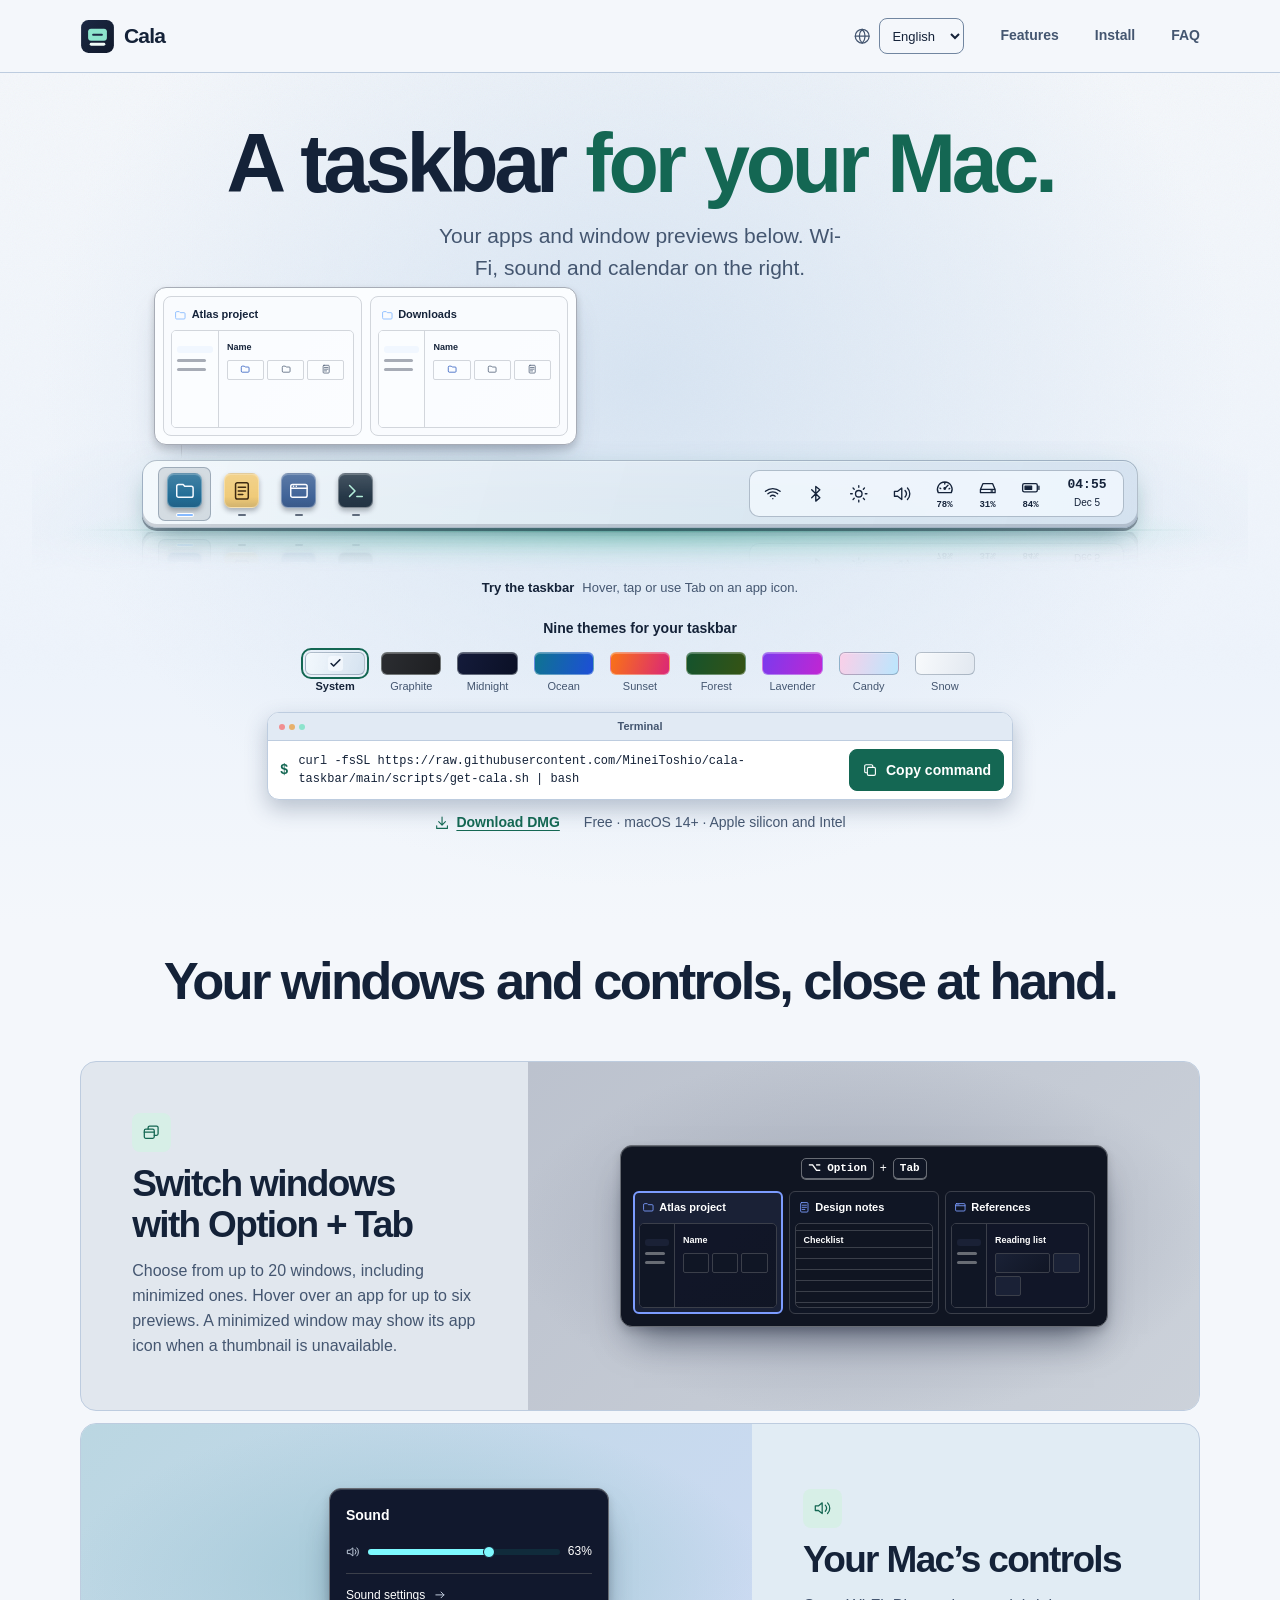
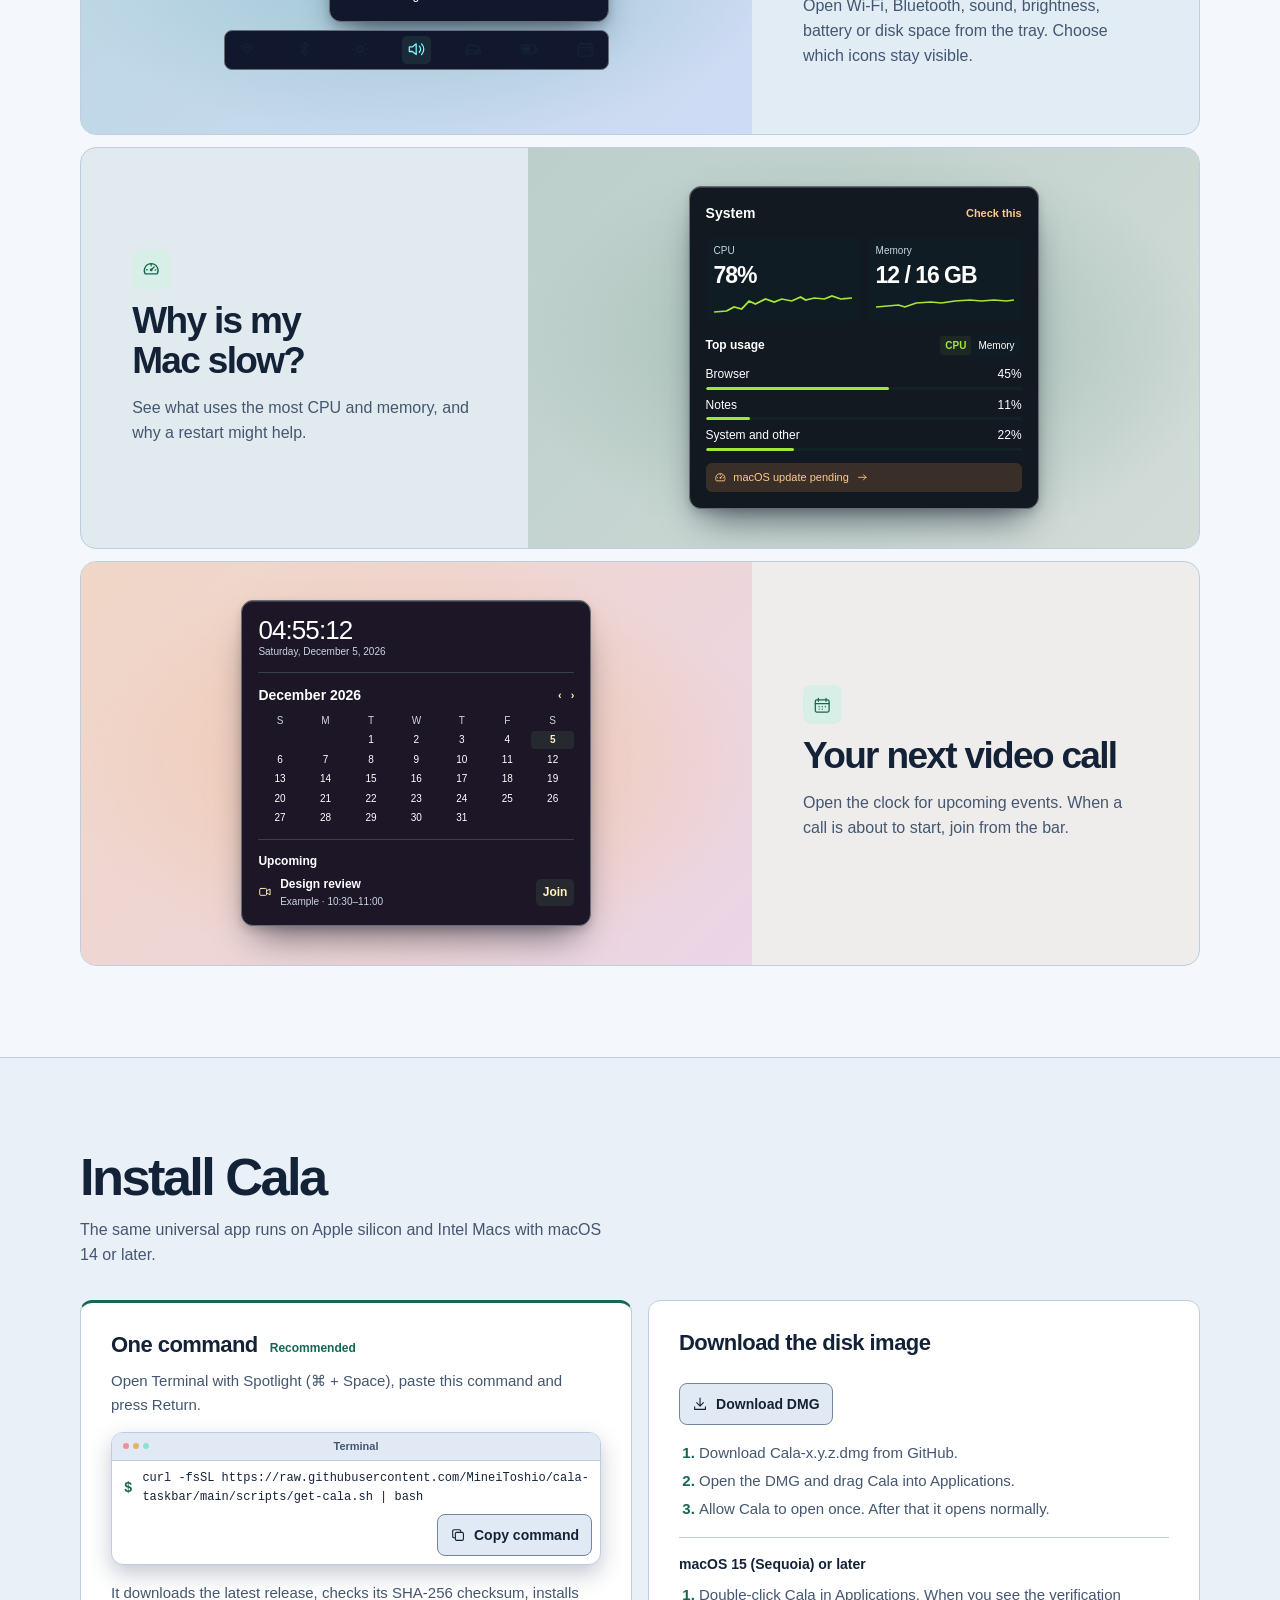
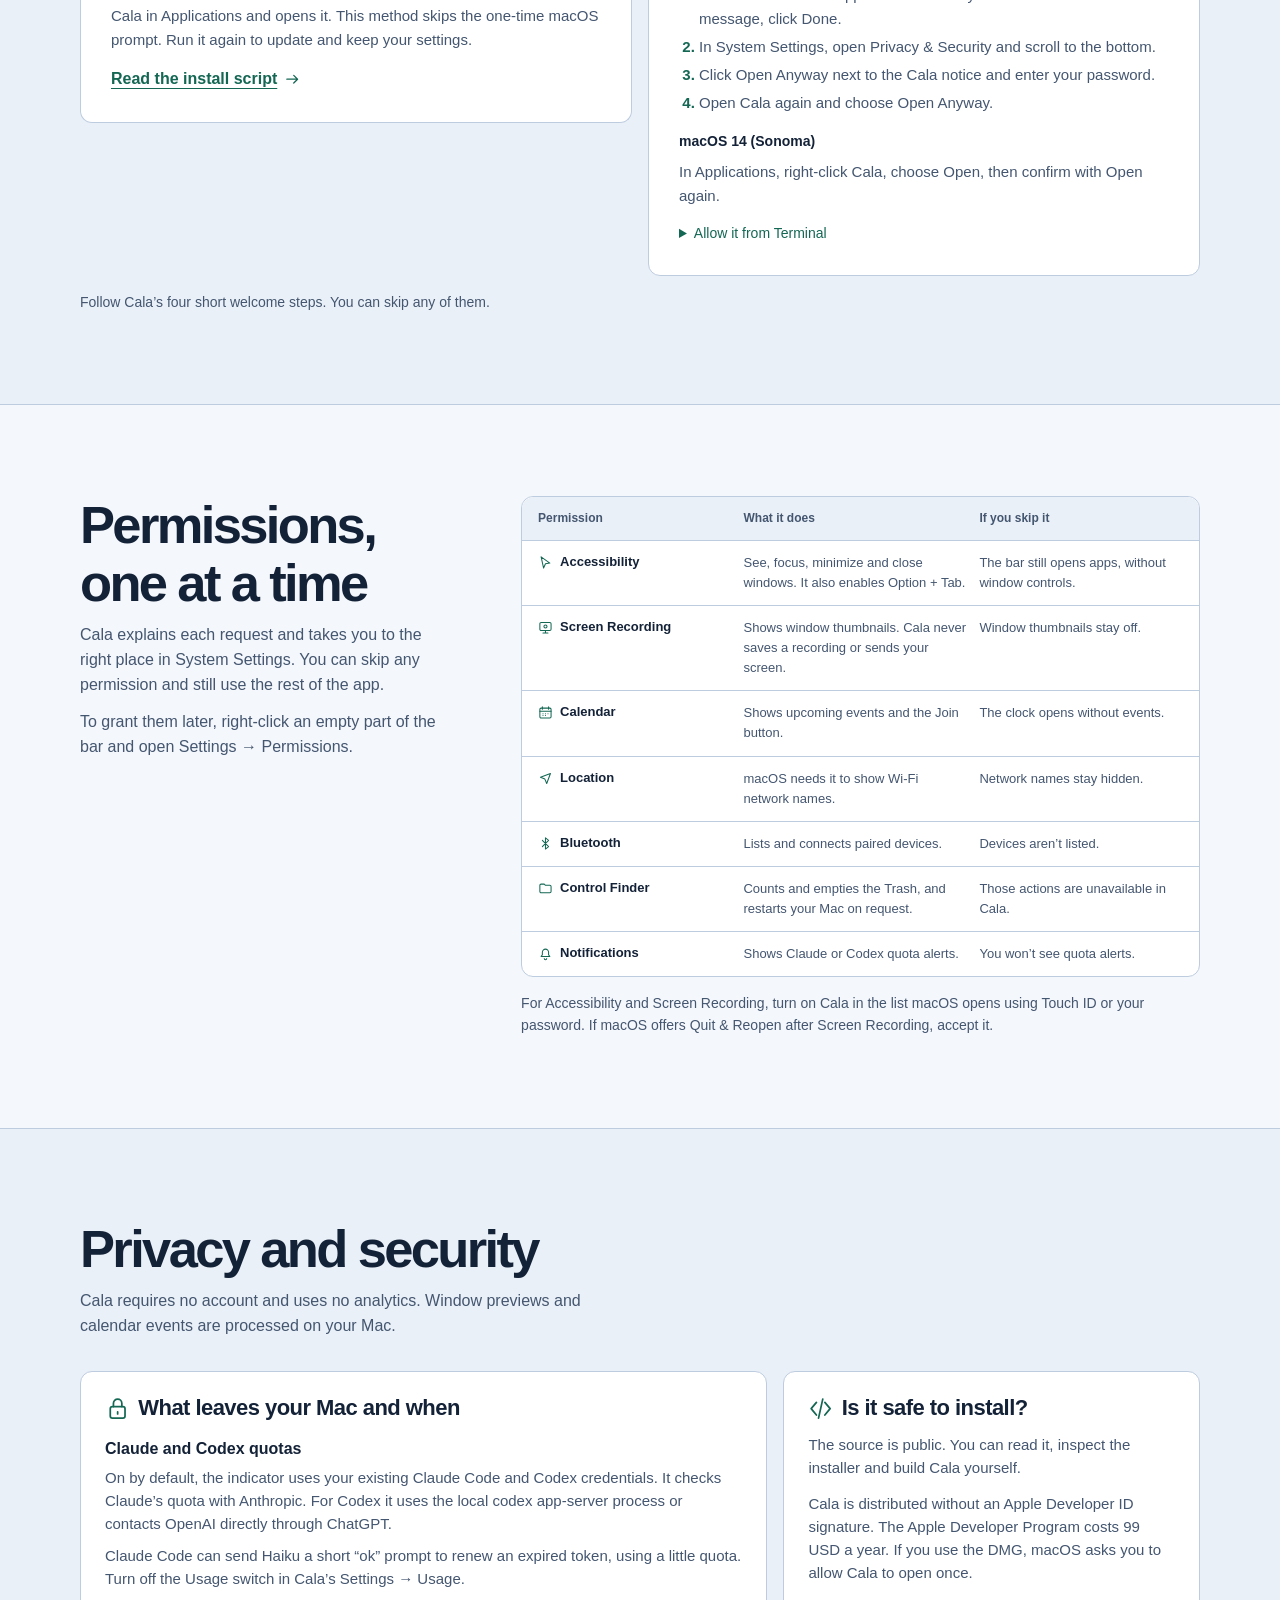
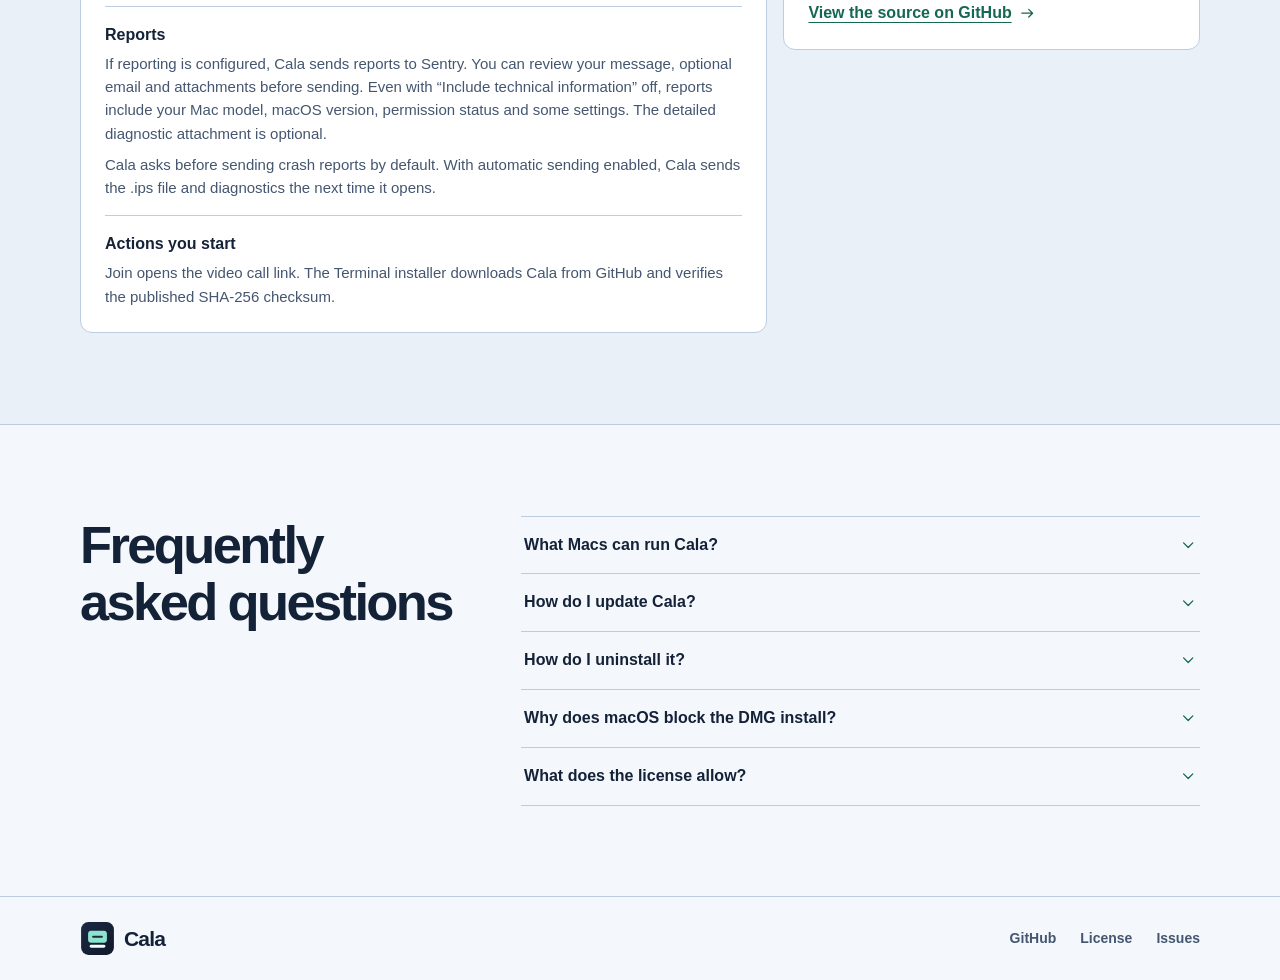
<file: website/design/archive/v2-direction-b.html>
<!doctype html>
<html lang="en">
<head>
<meta charset="utf-8">
<meta name="viewport" content="width=device-width, initial-scale=1">
<meta name="color-scheme" content="dark light">
<title>Cala · A taskbar for your Mac</title>
<style>
  :root {
    color-scheme: dark;
    --font: -apple-system, BlinkMacSystemFont, "SF Pro Text", "Segoe UI", sans-serif;
    --mono: ui-monospace, "SF Mono", Menlo, monospace;
    --navy: #1c2944;
    --navy-deep: #10192b;
    --mint: #8de4cd;
    --bg: #0d1421;
    --surface: #131e2f;
    --card: #19263a;
    --raised: #223148;
    --text: #f1f5fc;
    --muted: #acbbd0;
    --accent: var(--mint);
    --accent-ink: #102a25;
    --accent-surface: #1e3e3c;
    --line: #324157;
    --control-line: #647997;
    --scene: #1b2b42;
    --material: rgba(17, 27, 44, .91);
    --warm: #ffca8b;
    --warm-surface: #392f28;
    --shadow: 0 14px 38px #080e1990;
    --s1: 4px;
    --s2: 8px;
    --s3: 12px;
    --s4: 16px;
    --s5: 24px;
    --s6: 32px;
    --s7: 48px;
    --s8: 64px;
    --s9: 96px;
    --r-control: 8px;
    --r-card: 12px;
    --r-window: 20px;
    --wrap: 1120px;
    --gutter: clamp(16px, 4vw, 48px);
    --section: clamp(56px, 7.1vw, 104px);
  }
  @media (prefers-color-scheme: light) {
    :root {
      color-scheme: light;
      --bg: #f4f7fb;
      --surface: #eaf0f7;
      --card: #fff;
      --raised: #e1eaf4;
      --text: #142238;
      --muted: #445670;
      --accent: #146753;
      --accent-ink: #fff;
      --accent-surface: #d7efe7;
      --line: #bdccdf;
      --control-line: #7186a0;
      --scene: #d6e3f2;
      --material: rgba(243, 248, 254, .93);
      --warm: #783e08;
      --warm-surface: #faecda;
      --shadow: 0 14px 38px #425e8533;
    }
  }
  *, *::before, *::after { box-sizing: border-box; }
  html { scroll-padding-top: 20px; }
  body { margin: 0; background: var(--bg); color: var(--text); font: 16px/1.55 var(--font); }
  :where(h1,h2,h3,p,figure,dl,dd) { margin: 0; }
  :where(h1,h2,h3) { color: var(--text); line-height: 1.1; }
  h2 { font-size: clamp(32px, 4.1vw, 54px); font-weight: 720; letter-spacing: -.05em; text-wrap: balance; }
  h3 { font-size: 22px; letter-spacing: -.025em; }
  :where(button,select) { color: inherit; font: inherit; }
  :where(button,select,summary) { cursor: pointer; }
  a { color: var(--accent); text-underline-offset: .24em; }
  a:hover { text-decoration-thickness: 2px; }
  :focus-visible { outline: 2px solid var(--accent); outline-offset: 4px; }
  [hidden] { display: none !important; }
  .wrap { width: min(var(--wrap), calc(100% - 2 * var(--gutter))); margin-inline: auto; }
  .icon { display: inline-block; flex: none; width: 1.15em; height: 1.15em; vertical-align: -.15em; fill: none; stroke: currentColor; stroke-width: 1.65; stroke-linecap: round; stroke-linejoin: round; }
  .sr-only, .skip:not(:focus) { position: absolute; width: 1px; height: 1px; padding: 0; margin: -1px; overflow: hidden; clip-path: inset(50%); white-space: nowrap; border: 0; }
  .skip { position: fixed; z-index: 5; top: var(--s3); left: var(--s3); padding: var(--s2) var(--s4); background: var(--card); border-radius: var(--r-control); }
  .site-header { border-bottom: 1px solid var(--line); }
  .header-inner, .footer-inner { display: flex; align-items: center; justify-content: space-between; gap: var(--s4); }
  .header-inner { min-height: 72px; gap: clamp(16px, 3vw, 36px); }
  .brand { display: inline-flex; align-items: center; gap: 9px; color: var(--text); font-weight: 740; font-size: 21px; letter-spacing: -.04em; text-decoration: none; }
  .brand-mark { width: 35px; height: 35px; flex: none; }
  .site-nav, .footer-nav { display: flex; flex-wrap: wrap; align-items: center; gap: clamp(16px, 3vw, 36px); }
  .site-nav a, .footer-nav a { color: var(--muted); font-size: 14px; font-weight: 580; text-decoration: none; }
  .site-nav a:hover, .footer-nav a:hover { color: var(--text); text-decoration: underline; }
  .language { display: flex; align-items: center; gap: var(--s2); color: var(--muted); margin-inline-start: auto; }
  .language select { background: var(--bg); border: 1px solid var(--control-line); border-radius: var(--r-control); color: var(--text); font-size: 13px; padding: 6px 8px; min-height: 36px; max-width: 100%; }
  .hero { padding-top: clamp(42px, 5.1vw, 74px); }
  .hero-copy { text-align: center; margin-inline: auto; }
  .hero h1 { font-size: clamp(43px, 6.5vw, 79px); letter-spacing: -.053em; line-height: .99; font-weight: 760; text-wrap: balance; }
  .hero h1 span:last-child { color: var(--accent); }
  .hero-lead { color: var(--muted); font-size: clamp(16px, 1.65vw, 21px); max-width: 600px; margin: 18px auto 0; text-wrap: balance; }
  .hero-actions { max-width: 746px; margin: var(--s5) auto 0; }
  .hero-links { display: flex; flex-wrap: wrap; justify-content: center; gap: var(--s2) var(--s5); align-items: center; margin-top: var(--s3); font-size: 14px; }
  .hero-links a, .inline-link { display: inline-flex; gap: 6px; align-items: center; font-weight: 630; }
  .specs { color: var(--muted); font-size: 14px; }
  .button { display: inline-flex; justify-content: center; align-items: center; gap: var(--s2); padding: 9px var(--s3); min-height: 42px; border-radius: var(--r-control); border: 1px solid var(--control-line); background: var(--raised); color: var(--text); font-size: 14px; font-weight: 680; line-height: 1.2; text-align: center; text-decoration: none; }
  .button:hover { border-color: var(--accent); }
  .button-primary { background: var(--accent); color: var(--accent-ink); border-color: var(--accent); }
  .button-primary:hover { filter: brightness(1.09); }
  .command { display: flex; align-items: center; gap: var(--s3); padding: var(--s2); border-radius: var(--r-card); background: var(--card); border: 1px solid var(--line); text-align: left; }
  .command > .icon { margin-left: var(--s2); color: var(--accent); }
  .command code { flex: 1; min-width: 0; color: var(--text); font: 12px/1.55 var(--mono); overflow-wrap: anywhere; }
  .command .button { flex: none; }
  .mobile-actions { display: none; }
  .mobile-actions p { color: var(--muted); margin-bottom: var(--s3); }
  .mobile-actions .button { margin-inline: 3px; }
  .demo { margin: 0; }
  .demo-caption { display: flex; justify-content: center; flex-wrap: wrap; gap: 2px 8px; margin-top: 6px; color: var(--muted); font-size: 13px; text-align: center; }
  .demo-caption strong { color: var(--text); font-weight: 670; }
  .desktop { position: relative; isolation: isolate; height: 287px; display: flex; align-items: end; justify-content: center; padding-bottom: var(--deck-floor); }
  .taskbar { position: relative; z-index: 2; display: flex; justify-content: space-between; align-items: center; gap: 8px; animation: taskbar-in .62s cubic-bezier(.2,.7,.2,1) both; }
  .task-apps, .task-tray { display: flex; align-items: center; gap: var(--s1); }
  .task-button { display: grid; place-items: center; position: relative; min-width: 36px; min-height: 38px; padding: 3px; border: 1px solid transparent; border-radius: 7px; background: transparent; font-size: 17px; }
  .task-button:hover, .task-button[aria-expanded="true"] { background: var(--raised); border-color: var(--line); }
  .task-app { min-width: 44px; min-height: 47px; padding-bottom: 8px; }
  .task-app::after { content: ""; position: absolute; bottom: 3px; width: 8px; height: 2px; border-radius: 2px; background: var(--muted); }
  .task-app[aria-expanded="true"]::after { background: var(--accent); width: 16px; }
  .app-tile { width: 29px; height: 29px; display: inline-grid; place-items: center; border-radius: 7px; font-size: 16px; border: 1px solid #ffffff50; box-shadow: 0 2px 4px #0d142138; }
  .tile-files { background: #236d96; color: #f4f9ff; }
  .tile-notes { background: #f0cb79; color: #3e2a11; }
  .tile-browser { background: #416498; color: #fbfcff; }
  .tile-terminal { background: #263848; color: #b4efdb; }
  .task-reading { font: 600 9px/1 var(--mono); color: var(--muted); }
  .task-clock { padding-inline: 6px; min-width: 63px; font: 640 12px/1.15 var(--mono); font-variant-numeric: tabular-nums; text-align: center; }
  .task-clock small { font: 10px/1.2 var(--font); color: var(--muted); }
  .demo-popover { position: absolute; z-index: 1; bottom: 65px; left: var(--s3); max-width: calc(100% - 2 * var(--s3)); padding: var(--s2); border-radius: var(--r-card); border: 1px solid var(--control-line); background: var(--material); backdrop-filter: blur(18px); box-shadow: var(--shadow); }
  .demo-popover[data-side="tray"] { left: auto; right: var(--s3); width: min(288px, calc(100% - 2 * var(--s3))); }
  .demo-popover.is-opening { animation: reveal .16s ease-out both; }
  .preview-grid { display: grid; grid-template-columns: repeat(2, minmax(0, 1fr)); gap: var(--s2); width: min(348px, 64vw); }
  .preview-grid:has(> :only-child) { width: min(174px, 62vw); grid-template-columns: 1fr; }
  .preview-card { min-width: 0; padding: 6px; border: 1px solid var(--line); border-radius: var(--r-control); background: var(--card); }
  .preview-title { display: flex; align-items: center; gap: 5px; min-height: 22px; color: var(--text); font-size: 11px; font-weight: 650; }
  .preview-title .icon { color: var(--accent); }
  .preview-art { height: 84px; position: relative; overflow: hidden; display: grid; grid-template-columns: 26% 1fr; margin-top: 4px; background: var(--raised); border: 1px solid var(--line); border-radius: 4px; }
  .preview-art > span:first-child { background: var(--surface); border-right: 1px solid var(--line); }
  .preview-art > span:last-child { padding: 11px 8px; }
  .preview-art .fake-line { height: 3px; margin-bottom: 5px; }
  .preview-art .tiny-blocks { display: grid; grid-template-columns: repeat(3,minmax(0,1fr)); gap: 3px; margin-top: 7px; }
  .tiny-blocks i { height: 17px; background: var(--accent-surface); border: 1px solid var(--line); border-radius: 2px; }
  .preview-art[data-art="notes"] { grid-template-columns: 1fr; background: var(--card); }
  .preview-art[data-art="notes"] > span:first-child, .preview-art[data-art="notes"] .tiny-blocks { display: none; }
  .preview-art[data-art="browser"] .tiny-blocks i:first-child { grid-column: span 2; }
  .preview-art[data-art="terminal"] { grid-template-columns: 1fr; background: var(--navy-deep); }
  .preview-art[data-art="terminal"] > span:first-child { display: none; }
  .preview-art[data-art="terminal"] .fake-line { background: var(--mint); }
  .preview-art[data-art="terminal"] .tiny-blocks { display: none; }
  .demo-popover .mock-panel { border: 0; box-shadow: none; padding: var(--s2); line-height: 1.2; }
  .demo-popover :is(.spark, .segmented, .load-row .meter) { display: none; }
  .demo-popover :is(.health-grid, .maintenance) { margin-top: var(--s2); }
  .demo-popover .health-stat strong { line-height: 1.2; }
  .demo-popover .load-top { margin: var(--s2) 0 var(--s1); }
  .demo-popover .load-row + .load-row { margin-top: 3px; }
  .demo-popover .mock-divider { margin-block: 6px; }
  .demo-popover .calendar-time { font-size: 21px; }
  .demo-popover .month-grid { margin-top: 2px; gap: 1px; line-height: 1; }
  .demo-panel { padding: var(--s2); }
  .demo-panel strong { display: block; margin-bottom: var(--s2); }
  .demo-panel p { color: var(--muted); font-size: 13px; }
  @keyframes reveal { from { opacity: 0; transform: translateY(4px); } to { opacity: 1; transform: translateY(0); } }

  .section { padding-block: var(--section); }
  .section-intro { margin-bottom: var(--s6); }
  .section-intro > p, .section-heading > p { color: var(--muted); margin-top: var(--s3); max-width: 61ch; }
  .features .section-intro { text-align: center; }
  .features .section-intro > p { margin-inline: auto; }
  .feature-grid { display: grid; grid-template-columns: repeat(2,minmax(0,1fr)); gap: var(--s4); }
  .feature { min-width: 0; display: flex; flex-direction: column; border: 1px solid var(--line); border-radius: var(--r-card); background: var(--surface); overflow: hidden; }
  .feature-copy { padding: var(--s5); }
  .feature-copy .feature-icon { display: inline-grid; place-items: center; width: 35px; height: 35px; margin-bottom: var(--s3); border-radius: var(--r-control); background: var(--accent-surface); color: var(--accent); }
  .feature-copy p { color: var(--muted); margin-top: var(--s2); font-size: 15px; max-width: 50ch; }
  .feature-stage { display: grid; align-items: center; justify-items: center; flex: 1; min-height: 255px; padding: var(--s5); border-top: 1px solid var(--line); background: var(--scene); }
  .feature-stage.tall { min-height: 336px; }
  .mock-panel { width: min(100%, 350px); min-width: 0; color: var(--text); border: 1px solid var(--control-line); border-radius: var(--r-card); background: var(--card); padding: var(--s4); box-shadow: var(--shadow); font-size: 12px; }
  .mock-panel-title { display: flex; gap: var(--s2); align-items: center; justify-content: space-between; font-size: 14px; font-weight: 710; }
  .mock-panel-title small { color: var(--accent); font-size: 11px; font-weight: 660; }
  .mock-panel-title .check-reading { color: var(--warm); }
  .switcher-panel { width: min(100%, 445px); padding: var(--s3); }
  .switcher-heading { display: flex; justify-content: center; gap: 6px; align-items: center; margin-bottom: var(--s3); }
  kbd { font: 650 11px/1.2 var(--mono); border: 1px solid var(--control-line); border-radius: 5px; padding: 3px 6px; color: var(--text); background: var(--surface); box-shadow: 0 1px 0 var(--control-line); }
  .switcher-cards { display: grid; grid-template-columns: repeat(3,minmax(0,1fr)); gap: 6px; }
  .switcher-card { padding: 5px; background: var(--surface); border: 1px solid var(--line); border-radius: 6px; min-width: 0; }
  .switcher-card.selected { border: 2px solid var(--accent); padding: 4px; background: var(--accent-surface); }
  .switcher-card .preview-art { height: 61px; }
  .switcher-card .preview-title { line-height: 1.2; overflow-wrap: anywhere; }
  .tray-example { width: min(100%, 340px); display: grid; justify-items: end; gap: var(--s2); }
  .tray-example .mock-panel { width: min(100%, 280px); }
  .mock-row { display: flex; align-items: center; gap: var(--s2); }
  .mock-row .icon { color: var(--muted); }
  .mock-tray { width: 100%; display: flex; align-items: center; justify-content: space-between; padding: 5px var(--s2); border: 1px solid var(--control-line); border-radius: var(--r-control); background: var(--card); }
  .mock-tray > span { display: grid; place-items: center; width: 29px; height: 28px; border-radius: 5px; }
  .mock-tray .selected { background: var(--accent-surface); color: var(--accent); }
  .mock-slider, .meter { height: 5px; flex: 1; border-radius: 3px; background: var(--raised); overflow: hidden; }
  .mock-slider { position: relative; height: 6px; overflow: visible; }
  .mock-slider::after { content: ""; position: absolute; left: 63%; top: 50%; width: 12px; height: 12px; transform: translate(-50%, -50%); border-radius: 50%; background: var(--accent); border: 1px solid var(--card); }
  .mock-slider i, .meter i { display: block; height: 100%; border-radius: inherit; background: var(--accent); }
  .volume-row { margin-top: var(--s4); }
  .mock-divider { margin-block: var(--s3); border-top: 1px solid var(--line); }
  .health-grid { display: grid; grid-template-columns: repeat(2,minmax(0,1fr)); gap: var(--s2); margin-top: var(--s3); }
  .health-stat { padding: 6px 8px; background: var(--surface); border-radius: 6px; color: var(--muted); font-size: 10px; }
  .health-stat strong { display: block; color: var(--text); font-size: clamp(17px, 2vw, 23px); letter-spacing: -.045em; }
  .spark { display: block; width: 100%; height: 22px; stroke: var(--accent); fill: none; stroke-width: 1.6; }
  .load-top { display: flex; flex-wrap: wrap; align-items: center; justify-content: space-between; gap: var(--s1); margin: var(--s3) 0 var(--s2); }
  .segmented { display: inline-flex; gap: 2px; padding: 2px; border-radius: 5px; background: var(--surface); font-size: 10px; }
  .segmented span { padding: 2px 5px; }
  .segmented span:first-child { background: var(--accent-surface); color: var(--accent); border-radius: 3px; font-weight: 670; }
  .load-row + .load-row { margin-top: 6px; }
  .load-row .mock-row { justify-content: space-between; }
  .load-row .meter { height: 3px; margin-top: 3px; }
  .maintenance { display: flex; align-items: center; gap: 7px; margin-top: var(--s3); padding: 6px 8px; border-radius: 6px; color: var(--warm); background: var(--warm-surface); font-size: 11px; }
  .calendar-time { display: block; font-size: 26px; line-height: 1.06; font-weight: 470; letter-spacing: -.035em; font-variant-numeric: tabular-nums; }
  .calendar-date { color: var(--muted); font-size: 10px; }
  .month-grid { margin-top: 5px; display: grid; grid-template-columns: repeat(7,1fr); text-align: center; align-items: center; gap: 2px; font-size: 10px; }
  .month-grid span { padding: 1px; }
  .month-grid .weekday { color: var(--muted); }
  .month-grid .today { background: var(--accent-surface); color: var(--accent); border-radius: 4px; font-weight: 730; }
  .calendar-event { display: grid; grid-template-columns: auto minmax(0,1fr) auto; gap: var(--s2); align-items: center; margin-top: 5px; }
  .calendar-event .icon { color: var(--accent); }
  .calendar-event small { display: block; color: var(--muted); }
  .mock-action { background: var(--accent-surface); color: var(--accent); padding: 4px 7px; border-radius: 5px; font-weight: 680; }

  .installation, .privacy { background: var(--surface); border-block: 1px solid var(--line); }
  .install-grid { display: grid; grid-template-columns: repeat(2,minmax(0,1fr)); gap: var(--s4); align-items: start; }
  .install-card { min-width: 0; border: 1px solid var(--line); border-radius: var(--r-card); background: var(--card); padding: clamp(16px, 3vw, 30px); }
  .install-card:first-child { border-top: 3px solid var(--accent); }
  .install-card header { display: flex; align-items: baseline; flex-wrap: wrap; gap: var(--s2) var(--s3); margin-bottom: var(--s3); }
  .recommended { color: var(--accent); font-size: 12px; font-weight: 680; }
  .install-card p, .install-card li { color: var(--muted); font-size: 15px; }
  .install-card p + p { margin-top: var(--s3); }
  .install-card .command { display: grid; grid-template-columns: auto minmax(0,1fr); align-items: start; background: var(--bg); margin: var(--s4) 0; padding: var(--s3); }
  .install-card .command > .icon { margin: 2px 0 0; }
  .install-card .command .button { grid-column: 2; justify-self: end; }
  .install-card .inline-link, .install-card .download-action { margin-top: var(--s4); }
  .install-card ol { padding-inline-start: 1.25em; margin-block: var(--s4); }
  .install-card li + li { margin-top: 5px; }
  .install-card li::marker { color: var(--accent); font-weight: 700; font-variant-numeric: tabular-nums; }
  .install-card h4 { font-size: 14px; margin: 0 0 var(--s2); }
  .unlock { border-top: 1px solid var(--line); padding-top: var(--s4); }
  .unlock p + h4 { margin-top: var(--s4); }
  .unlock ol { margin-top: var(--s2); }
  .install-card details { margin-top: var(--s4); }
  .install-card summary { color: var(--accent); font-size: 14px; }
  .install-card details .command { margin-bottom: 0; }
  .welcome-note { margin-top: var(--s4); color: var(--muted); font-size: 14px; }
  .content-split { display: grid; grid-template-columns: minmax(0, .8fr) minmax(0, 1.45fr); gap: clamp(24px, 5.2vw, 78px); align-items: start; }
  .permissions-list { border: 1px solid var(--line); border-radius: var(--r-card); background: var(--card); }
  .permission-row, .permission-head { display: grid; grid-template-columns: minmax(0, .95fr) minmax(0, 1.1fr) minmax(0, 1fr); gap: var(--s3); padding: var(--s3) var(--s4); }
  .permission-head { border-bottom: 1px solid var(--line); color: var(--muted); font-size: 12px; font-weight: 660; background: var(--surface); border-radius: var(--r-card) var(--r-card) 0 0; }
  .permission-row + .permission-row { border-top: 1px solid var(--line); }
  .permission-row [role="rowheader"] { display: flex; align-items: baseline; gap: 7px; font-size: 13px; font-weight: 700; line-height: 1.4; }
  .permission-row .icon { align-self: flex-start; margin-top: 2px; color: var(--accent); }
  .permission-row [role="cell"] { color: var(--muted); font-size: 13px; overflow-wrap: anywhere; }
  .mobile-permission-label { display: none; }
  .note { color: var(--muted); font-size: 14px; margin-top: var(--s4); }
  .privacy-grid { display: grid; grid-template-columns: minmax(0, 1.65fr) minmax(0, 1fr); gap: var(--s4); align-items: start; }
  .privacy-item { min-width: 0; padding: var(--s5); background: var(--card); border: 1px solid var(--line); border-radius: var(--r-card); }
  .privacy-item h3 { display: flex; align-items: center; gap: var(--s2); }
  .privacy-item h3 .icon { color: var(--accent); }
  .privacy-item p { color: var(--muted); margin-top: var(--s3); font-size: 15px; }
  .privacy-item a { display: inline-flex; align-items: center; gap: 6px; margin-top: var(--s4); }
  .privacy-list { list-style: none; padding: 0; margin: 0; }
  .privacy-list li { margin-top: var(--s4); }
  .privacy-list li + li { padding-top: var(--s4); border-top: 1px solid var(--line); }
  .privacy-list p { margin-top: var(--s1); }
  .privacy-list p + p { margin-top: var(--s2); }
  .faq-list { border-block: 1px solid var(--line); }
  .faq details + details { border-top: 1px solid var(--line); }
  .faq summary { display: flex; align-items: center; justify-content: space-between; gap: var(--s3); padding: var(--s4) 3px; list-style: none; font-weight: 660; }
  .faq summary::-webkit-details-marker { display: none; }
  .faq summary .icon { color: var(--accent); transition: transform .15s ease; }
  .faq details[open] summary .icon { transform: rotate(180deg); }
  .faq details p { color: var(--muted); padding: 0 3px var(--s4); max-width: 65ch; }
  .site-footer { border-top: 1px solid var(--line); padding-block: var(--s5); }
  .footer-nav { gap: var(--s2) var(--s5); }
  .copy-status:not(:empty) { position: fixed; z-index: 4; right: var(--gutter); bottom: var(--s4); max-width: calc(100% - 2 * var(--gutter)); margin: 0; padding: 9px var(--s3); background: var(--card); color: var(--text); border: 1px solid var(--accent); border-radius: var(--r-control); box-shadow: var(--shadow); font-size: 14px; }
  .clipboard-fallback { position: fixed; top: 0; left: 0; width: 1px; height: 1px; opacity: 0; pointer-events: none; }

  @media (max-width: 920px) {
    .content-split { grid-template-columns: 1fr; gap: var(--s5); }
  }
  @media (max-width: 767px), (any-pointer: none), (pointer: coarse) {
    .desktop-actions { display: none; }
    .mobile-actions { display: block; }
  }
  @media (max-width: 767px) {
    .header-inner { display: grid; grid-template-columns: 1fr auto; min-height: auto; padding-block: var(--s3) var(--s2); gap: var(--s2) var(--s4); }
    .site-nav { grid-row: 2; grid-column: 1 / -1; gap: var(--s5); }
    .site-nav a { display: flex; align-items: center; min-height: 32px; }
    .feature-grid, .install-grid, .privacy-grid { grid-template-columns: minmax(0,1fr); }
    .feature-copy, .feature-stage, .privacy-item { padding: var(--s4); }
    .feature-stage { min-height: 205px; }
    .feature-stage.tall { min-height: 0; }
    .demo-popover .month-grid { display: none; }
    .footer-inner { flex-wrap: wrap; }
  }
  @media (max-width: 640px) {
    .taskbar { flex-wrap: wrap; gap: 0; padding: 2px var(--s2) var(--s1); }
    .task-apps { width: 100%; justify-content: flex-start; }
    .task-tray { width: 100%; justify-content: space-between; gap: 0; border-top: 1px solid var(--line); }
    .task-app { min-height: 42px; min-width: 42px; }
    .task-tray .task-button { min-width: 32px; }
    .task-tray .task-clock { min-width: 61px; }
    .task-button:focus-visible { outline-offset: 0; }
    .demo-popover .load-row + .load-row { display: none; }
  }
  @media (max-width: 560px) {
    .preview-grid { width: min(286px, calc(100vw - 82px)); }
    .preview-art { height: 62px; }
    .permission-head { position: absolute; width: 1px; height: 1px; padding: 0; overflow: hidden; clip-path: inset(50%); white-space: nowrap; }
    .permission-row { grid-template-columns: 1fr; gap: var(--s1); }
    .permission-row [role="cell"] { padding-left: 22px; }
    .mobile-permission-label { display: inline; color: var(--text); font-weight: 630; }
    .install-card .command .button { min-height: 40px; }
  }
  @media (prefers-reduced-motion: reduce) {
    *, *::before, *::after { animation: none !important; transition: none !important; scroll-behavior: auto !important; }
  }
  /* No assets or runtime dependencies. The stage keeps the logo's mint light in each palette. */
  :root {
    --studio-top: #10192b;
    --studio-mid: #1c2944;
    --studio-edge: #0f1829;
    --studio-horizon: #8de4cd62;
    --studio-light: #8de4cd38;
    --studio-shadow: #02071398;
    --host-base: #111b2a;
    --deck-floor: 44px;
    --bar-height: 68px;
  }
  @property --theme-start { syntax: "<color>"; inherits: true; initial-value: #1c2944; }
  @property --theme-end { syntax: "<color>"; inherits: true; initial-value: #10192b; }

  [data-palette] {
    --theme-start: #1c2944;
    --theme-end: #10192b;
    --theme-accent: #86baff;
    --theme-ink: #fff;
    --theme-muted: #c8d4e4;
    --theme-base: #101522;
    --theme-scrim: #0c1424a8;
    --theme-hairline: #f2fcf85c;
    --theme-warm: #ffca8b;
    --theme-warm-surface: #392f28;
    --theme-gradient: linear-gradient(106deg, var(--theme-start), var(--theme-end));
  }
  [data-palette="system"] {
    --theme-accent-text: #86baff;
    --theme-gradient: linear-gradient(106deg, color-mix(in srgb, var(--theme-start) 87%, transparent), color-mix(in srgb, var(--theme-end) 90%, transparent));
  }
  @supports (color: AccentColor) {
    [data-palette="system"] { --theme-accent: AccentColor; }
  }
  [data-palette="graphite"] { --theme-start: #2B2D31; --theme-end: #1E1F22; --theme-accent: #5B9DFF; }
  [data-palette="midnight"] { --theme-start: #141B3A; --theme-end: #0B1026; --theme-accent: #7C9CFF; }
  [data-palette="ocean"] { --theme-start: #0E7490; --theme-end: #1D4ED8; --theme-accent: #7DF9FF; }
  [data-palette="sunset"] { --theme-start: #F97316; --theme-end: #DB2777; --theme-accent: #FFF1B8; }
  [data-palette="forest"] { --theme-start: #14532D; --theme-end: #365314; --theme-accent: #A3E635; }
  [data-palette="lavender"] { --theme-start: #7C3AED; --theme-end: #C026D3; --theme-accent: #F5D0FE; }
  [data-palette="candy"] { --theme-start: #FBCFE8; --theme-end: #BAE6FD; --theme-accent: #DB2777; --theme-accent-text: #99174e; }
  [data-palette="snow"] { --theme-start: #F8FAFC; --theme-end: #E2E8F0; --theme-accent: #2563EB; --theme-accent-text: #194bb9; }

  [data-palette]:not([data-palette="system"], [data-palette="candy"], [data-palette="snow"]) { color-scheme: dark; }
  [data-palette="candy"], [data-palette="snow"] {
    --theme-ink: #15233a;
    --theme-muted: #3f5069;
    --theme-base: #fcfdff;
    --theme-scrim: #ffffffbd;
    --theme-hairline: #28425e50;
    --theme-warm: #783e08;
    --theme-warm-surface: #faecda;
    color-scheme: light;
  }
  @media (prefers-color-scheme: light) {
    :root {
      --studio-top: #f4f7fb;
      --studio-mid: #d7e4f2;
      --studio-edge: #edf3fb;
      --studio-horizon: #1b806c82;
      --studio-light: #8de4cd98;
      --studio-shadow: #233a5a46;
      --host-base: #eef4fa;
    }
    [data-palette="system"] {
      --theme-start: #f5fafd;
      --theme-end: #d2e0ee;
      --theme-accent-text: #194bb9;
      --theme-ink: #15233a;
      --theme-muted: #3f5069;
      --theme-base: #fcfdff;
      --theme-scrim: #f5faffbd;
      --theme-hairline: #28425e50;
      --theme-warm: #783e08;
      --theme-warm-surface: #faecda;
    }
  }

  .site-header { background: var(--studio-top); }
  .hero {
    position: relative;
    isolation: isolate;
    padding: clamp(32px, 4vw, 50px) 0 clamp(56px, 7vw, 92px);
    background: radial-gradient(ellipse at 50% 36%, var(--studio-mid), transparent 66%),
                linear-gradient(180deg, var(--studio-top), var(--studio-edge) 69%, var(--bg));
  }
  .hero::before {
    content: "";
    position: absolute;
    inset: 0;
    z-index: -1;
    opacity: .13;
    pointer-events: none;
    background-image: url("data:image/svg+xml,%3Csvg xmlns='http://www.w3.org/2000/svg' viewBox='0 0 180 180'%3E%3Cfilter id='grain'%3E%3CfeTurbulence type='fractalNoise' baseFrequency='.97' numOctaves='3' stitchTiles='stitch'/%3E%3C/filter%3E%3Cpath fill='%23fff' opacity='.4' filter='url(%23grain)' d='M0 0h180v180H0z'/%3E%3C/svg%3E");
    background-size: 180px 180px;
    mask-image: linear-gradient(#000, transparent 80%);
  }
  .hero h1 { font-size: clamp(44px, 6.45vw, 90px); letter-spacing: -.052em; word-spacing: .035em; font-weight: 770; max-width: 1100px; margin-inline: auto; }
  @media (min-width: 768px) { html[lang="es"] .hero h1 span:last-child { display: block; } }
  .hero h1 span:last-child { white-space: nowrap; }
  .hero-lead { max-width: 590px; margin-top: 15px; }
  .desktop { width: min(1216px, 100%); margin-inline: auto; transition: --theme-start .36s ease, --theme-end .36s ease; }
  .desktop:has(.demo-popover[data-kind="calendar"]:not([hidden]), .demo-popover[data-kind="system"]:not([hidden])) { height: 393px; }
  .studio-floor {
    position: absolute;
    inset: auto 0 0;
    height: 131px;
    z-index: -1;
    background:
      radial-gradient(ellipse 47% 3px at 50% 89px, var(--studio-horizon), transparent 100%),
      radial-gradient(ellipse 48% 42px at 50% 93px, var(--studio-light), transparent 100%),
      radial-gradient(ellipse 58% 145px at 50% 89px, var(--studio-mid), transparent 99%);
    mask-image: linear-gradient(#000 72%, transparent);
    pointer-events: none;
  }
  .studio-floor::after {
    content: "";
    position: absolute;
    width: min(850px, 80%);
    height: 20px;
    top: 45px;
    left: 50%;
    translate: -50%;
    border-radius: 50%;
    box-shadow: 0 3px 22px var(--studio-shadow);
    background: var(--studio-shadow);
    filter: blur(10px);
  }
  .taskbar {
    width: min(996px, calc(100% - 2 * var(--gutter)));
    min-height: var(--bar-height);
    border: 1px solid var(--theme-hairline);
    border-radius: 15px;
    padding: 5px 13px;
    color: var(--theme-ink);
    background: var(--theme-gradient);
    backdrop-filter: blur(20px);
    box-shadow: inset 0 1px 0 #f2fcf84e, inset 0 -3px 0 #070d282b,
                0 3px 0 #10192b65, 0 17px 26px -12px var(--studio-shadow), 0 9px 31px -12px var(--studio-horizon);
    -webkit-box-reflect: below 4px linear-gradient(transparent 52%, #0003);
  }
  .task-apps { padding-inline: 2px; }
  .task-tray {
    min-width: 0;
    gap: 4px;
    padding: 1px 3px;
    border-radius: 10px;
    border: 1px solid var(--theme-hairline);
    background: var(--theme-scrim);
  }
  .task-button { color: inherit; min-width: 39px; min-height: 43px; }
  .task-button:hover, .task-button[aria-expanded="true"] { background: color-mix(in srgb, var(--theme-ink) 13%, transparent); border-color: var(--theme-hairline); }
  .task-button:focus-visible { outline: 2px solid var(--theme-ink); outline-offset: -2px; box-shadow: inset 0 0 0 4px var(--theme-base); }
  .task-app { min-width: 53px; min-height: 54px; padding-bottom: 9px; }
  .task-app::after { background: var(--theme-ink); opacity: .64; bottom: 4px; }
  .task-app[aria-expanded="true"]::after { background: var(--theme-accent); opacity: 1; box-shadow: 0 0 0 1px var(--theme-base); }
  .task-reading, .task-clock small { color: inherit; }
  .task-clock { min-width: 66px; font-size: 13px; }
  .app-tile { width: 35px; height: 35px; font-size: 19px; background-image: linear-gradient(#ffffff24, transparent 69%, #090f2421); box-shadow: inset 0 1px 0 #ffffff38, 0 3px 5px #0d14214d; }
  .task-app .app-tile { animation: app-in .48s ease-out both; }
  .task-app:nth-child(2) .app-tile { animation-delay: .07s; }
  .task-app:nth-child(3) .app-tile { animation-delay: .13s; }
  .task-app:nth-child(4) .app-tile { animation-delay: .19s; }

  .demo-popover {
    bottom: calc(var(--deck-floor) + var(--bar-height) + 15px);
    left: max(calc((100% - 996px) / 2 + 12px), calc(var(--gutter) + 12px));
    max-width: calc(100% - 2 * var(--gutter));
    color: var(--text);
    background-color: var(--material);
    border-color: var(--control-line);
    box-shadow: inset 0 1px 0 #f2fcf837, 0 16px 32px -13px var(--studio-shadow), 0 4px 9px #050a142e;
    animation: preview-in .64s .13s cubic-bezier(.2,.7,.2,1) both;
  }
  .demo-popover[data-side="tray"] {
    right: max(calc((100% - 996px) / 2 + 12px), calc(var(--gutter) + 12px));
    width: min(310px, calc(100% - 2 * var(--gutter) - 12px));
  }
  .demo-popover[data-side="apps"]::after {
    content: "";
    position: absolute;
    top: 100%;
    left: var(--preview-anchor, 26px);
    width: 1px;
    height: 14px;
    background: linear-gradient(var(--control-line), transparent);
  }
  .demo-popover, .feature-stage {
    --text: var(--theme-ink);
    --muted: var(--theme-muted);
    --accent: var(--theme-accent);
    --accent-text: var(--theme-accent-text, var(--theme-accent));
    --line: color-mix(in srgb, var(--theme-ink) 18%, var(--theme-base));
    --control-line: color-mix(in srgb, var(--theme-ink) 37%, var(--theme-base));
    --material: color-mix(in srgb, var(--theme-base) 90%, var(--theme-start));
    --card: color-mix(in srgb, var(--theme-base) 94%, var(--theme-end));
    --surface: color-mix(in srgb, var(--theme-base) 89%, var(--theme-start));
    --raised: color-mix(in srgb, var(--theme-base) 77%, var(--theme-start));
    --accent-surface: color-mix(in srgb, var(--theme-base) 91%, var(--theme-accent));
    --warm: var(--theme-warm);
    --warm-surface: var(--theme-warm-surface);
    --shadow: 0 21px 36px -14px #0710279e, 0 4px 9px #050a1426;
  }
  :is(.mock-action, .month-grid .today, .mock-panel-title small:not(.check-reading), .segmented span:first-child) { color: var(--accent-text, var(--accent)); }
  .preview-grid { width: min(405px, calc(100vw - 68px)); }
  .preview-card { padding: 7px; box-shadow: inset 0 1px 0 #f2fcf816; }
  .preview-title { padding-inline: 3px; }
  .preview-art { height: 98px; border-radius: 5px; }
  .preview-art .art-sidebar { padding: 15px 5px; display: grid; align-content: start; gap: 6px; }
  .art-sidebar i { height: 3px; width: 82%; border-radius: 3px; background: var(--control-line); }
  .art-sidebar i:first-child { height: 7px; width: 100%; background: var(--accent-surface); }
  .art-content b { display: block; color: var(--text); font-size: 9px; line-height: 1.2; margin-bottom: 6px; }
  .preview-art .tiny-blocks i { display: grid; place-items: center; height: 20px; font-size: 9px; color: var(--accent-text, var(--accent)); }
  .preview-art[data-art="files"] .tiny-blocks i { color: var(--theme-muted); background: var(--surface); }
  .preview-art[data-art="files"] .tiny-blocks i:first-child .icon { color: var(--accent-text, var(--accent)); }
  .preview-art[data-art="files"] .art-content { background: linear-gradient(135deg, transparent 36%, var(--surface)); }
  .preview-art[data-art="notes"] .art-content { background: repeating-linear-gradient(transparent 0 10px, var(--line) 10px 11px); background-position-y: 13px; }
  .preview-art[data-art="browser"] .tiny-blocks i:first-child { background: linear-gradient(135deg, var(--accent-surface), var(--surface)); }
  .preview-art[data-art="terminal"] .art-content b { color: var(--mint); font-family: var(--mono); }

  .theme-picker { width: min(680px, calc(100% - 2 * var(--gutter))); margin: 20px auto 0; text-align: center; }
  #theme-label { font-weight: 650; font-size: 14px; }
  .theme-options { display: grid; grid-template-columns: repeat(9, minmax(0, 1fr)); gap: 6px; margin-top: 8px; }
  .theme-option { position: relative; display: grid; align-content: start; gap: 5px; min-width: 0; padding: 4px 2px 3px; border-radius: 8px; color: var(--muted); cursor: pointer; }
  .theme-option:has(:focus-visible) { outline: 2px solid var(--accent); outline-offset: 2px; }
  .theme-option:has(:checked) { color: var(--text); font-weight: 700; }
  .theme-sample {
    display: grid;
    place-items: center;
    width: calc(100% - 6px);
    height: 23px;
    margin-inline: auto;
    border: 1px solid var(--theme-hairline);
    border-radius: 6px;
    background: var(--theme-gradient);
    box-shadow: inset 0 1px 0 #fff4;
    transition: transform .18s ease, box-shadow .18s ease;
  }
  .theme-option:hover .theme-sample { transform: translateY(-2px); }
  .theme-option:active .theme-sample { transform: translateY(0); }
  .theme-option:has(:checked) .theme-sample { outline: 2px solid var(--accent); outline-offset: 2px; }
  .theme-sample .icon {
    visibility: hidden;
    width: 15px;
    height: 15px;
    border-radius: 3px;
    stroke-width: 2.6;
    background: var(--theme-scrim);
    color: var(--theme-ink);
  }
  .theme-option:has(:checked) .icon { visibility: visible; }
  .theme-name { font-size: 11px; line-height: 1.25; }
  .hero-actions { margin-top: 16px; text-align: center; }

  .terminal, .install-card .terminal {
    display: grid;
    grid-template-columns: auto minmax(0, 1fr) auto;
    gap: 8px 10px;
    align-items: center;
    padding: 0 8px 8px 12px;
    background: var(--card);
    box-shadow: 0 9px 22px var(--studio-shadow);
  }
  .terminal-title {
    position: relative;
    grid-column: 1 / -1;
    border-bottom: 1px solid var(--line);
    margin-inline: -12px -8px;
    background: var(--raised);
    text-align: center;
    padding: 5px 42px;
    border-radius: 11px 11px 0 0;
    color: var(--muted);
    font-size: 11px;
    font-weight: 640;
  }
  .traffic { position: absolute; left: 11px; top: 50%; translate: 0 -50%; display: flex; gap: 4px; }
  .traffic i { width: 6px; height: 6px; border-radius: 50%; background: #f18f91; }
  .traffic i:nth-child(2) { background: #e7b16c; }
  .traffic i:nth-child(3) { background: #8de4cd; }
  .prompt { color: var(--accent); font: 650 14px var(--mono); }
  .install-card .terminal { grid-template-columns: auto minmax(0, 1fr); }
  .button { transition: background-color .15s ease, border-color .15s ease, filter .15s ease, transform .15s ease; }
  .button:active { transform: translateY(1px); }

  .features { padding-top: 28px; }
  .features .section-intro { margin-bottom: clamp(24px, 4vw, 56px); }
  .feature-grid { grid-template-columns: minmax(0, 1fr); gap: 12px; }
  .feature {
    display: grid;
    grid-template-columns: minmax(0, 4fr) minmax(0, 6fr);
    background-color: color-mix(in srgb, var(--host-base) 94%, var(--theme-start));
    border-radius: 16px;
  }
  .feature:nth-child(even) { grid-template-columns: minmax(0, 6fr) minmax(0, 4fr); }
  .feature:nth-child(even) .feature-stage { grid-column: 1; grid-row: 1; }
  .feature-copy { align-self: center; padding: clamp(22px, 4vw, 54px); }
  .feature-copy h3 { font-size: clamp(23px, 3vw, 37px); letter-spacing: -.045em; text-wrap: balance; }
  .feature-copy p { font-size: 16px; margin-top: 14px; }
  .feature-copy .feature-icon { width: 39px; height: 39px; }
  .feature-stage {
    min-height: 310px;
    padding: clamp(18px, 3vw, 40px);
    border-top: 0;
    background: radial-gradient(ellipse at 50% 50%, color-mix(in srgb, var(--host-base) 65%, var(--theme-start)), transparent 74%),
                linear-gradient(135deg, color-mix(in srgb, var(--host-base) 77%, var(--theme-start)),
                               color-mix(in srgb, var(--host-base) 85%, var(--theme-end)));
  }
  .feature-stage.tall { min-height: 390px; }
  .feature-stage .mock-panel { box-shadow: inset 0 1px 0 #f2fcf82b, var(--shadow); }
  .feature-stage .switcher-panel { width: min(100%, 488px); }
  .feature-stage .switcher-card .preview-art { height: 85px; }
  .feature-stage .tray-example { width: min(100%, 385px); }
  .section-entering { animation: section-in .64s ease-out both; }
  @keyframes section-in { from { opacity: .65; translate: 0 13px; } }
  @keyframes taskbar-in { from { opacity: .33; translate: 0 17px; } }
  @keyframes app-in { from { opacity: .55; translate: 0 5px; } }
  @keyframes preview-in { from { opacity: 0; translate: 0 13px; } }

  @media (max-width: 767px) {
    .hero h1 { max-width: 13ch; }
    .hero h1 span:last-child { display: block; }
    .hero-lead { max-width: 38ch; font-size: 16px; margin-top: 14px; }
    .desktop { height: 298px; }
    .desktop:has(.demo-popover[data-kind="calendar"]:not([hidden]), .demo-popover[data-kind="system"]:not([hidden])) { height: 357px; }
    .feature, .feature:nth-child(even) { grid-template-columns: minmax(0, 1fr); }
    .feature:nth-child(even) .feature-stage { grid-column: auto; grid-row: auto; }
    .feature-copy { padding: 24px 18px; }
    .feature-stage, .feature-stage.tall { min-height: 210px; padding: 18px; }
  }
  @media (max-width: 640px) {
    :root { --bar-height: 101px; --deck-floor: 42px; }
    .desktop { height: 293px; }
    .desktop:has(.demo-popover[data-kind="calendar"]:not([hidden]), .demo-popover[data-kind="system"]:not([hidden])) { height: 350px; }
    .taskbar { gap: 2px; padding: 4px 5px; border-radius: 12px; }
    .task-apps { gap: 5px; }
    .task-app { min-width: 44px; min-height: 43px; }
    .app-tile { width: 30px; height: 30px; font-size: 16px; }
    .task-tray { gap: 0; padding: 0 1px; }
    .task-tray .task-button { min-width: 30px; min-height: 41px; font-size: 16px; }
    .task-tray .task-clock { min-width: 59px; font-size: 12px; }
    .demo-caption { gap: 0 5px; margin-inline: var(--gutter); }
    .demo-popover { left: calc(var(--gutter) + 6px); }
    .demo-popover[data-side="tray"] { right: calc(var(--gutter) + 6px); }
    .theme-picker { max-width: 402px; margin-top: 14px; }
    .theme-options { grid-template-columns: repeat(3, minmax(0, 1fr)); gap: 2px 6px; }
    .theme-option { min-height: 43px; gap: 5px; }
    .theme-sample { width: calc(100% - 12px); height: 21px; }
    .theme-name { font-size: 11px; }
    .mobile-actions p { max-width: 34ch; margin-inline: auto; font-size: 14px; }
  }
  @media (641px <= width <= 920px) {
    .task-app { min-width: 44px; }
    .task-tray { gap: 0; }
    .task-tray .task-button { min-width: 35px; }
  }
  @media (max-width: 560px) {
    .demo-popover .preview-art { height: 64px; }
    .demo-popover .art-content { padding-top: 7px; }
    .demo-popover .preview-art .tiny-blocks { margin-top: 4px; }
    .demo-popover .preview-art .tiny-blocks i { height: 15px; }
    .demo-popover .preview-art .fake-line:nth-of-type(2) { display: none; }
  }
</style>
</head>
<body>
<svg width="0" height="0" style="position:absolute" aria-hidden="true" xmlns="http://www.w3.org/2000/svg">
  <defs>
    <linearGradient id="logo-navy" x2="1" y2="1"><stop stop-color="#1C2944"/><stop offset="1" stop-color="#10192B"/></linearGradient>
    <symbol id="cala-logo" viewBox="0 0 1024 1024">
      <rect x="32" y="32" width="960" height="960" rx="215" fill="url(#logo-navy)"/>
      <path d="M237 369c0-46 37-83 83-83h384c46 0 83 37 83 83v184c0 46-37 83-83 83H320c-46 0-83-37-83-83z" fill="#8DE4CD"/>
      <path d="M326 741h372" stroke="#F2FCF8" stroke-width="86" stroke-linecap="round"/>
      <path d="M386 461h252" stroke="#1C2944" stroke-width="64" stroke-linecap="round"/>
    </symbol>
    <symbol id="i-globe" viewBox="0 0 24 24"><circle cx="12" cy="12" r="9"/><path d="M3 12h18M12 3c5 5 5 13 0 18-5-5-5-13 0-18z"/></symbol>
    <symbol id="i-copy" viewBox="0 0 24 24"><rect x="8" y="8" width="12" height="12" rx="2"/><path d="M16 8V6a2 2 0 0 0-2-2H6a2 2 0 0 0-2 2v8a2 2 0 0 0 2 2h2"/></symbol>
    <symbol id="i-terminal" viewBox="0 0 24 24"><path d="m5 6 6 6-6 6m8 0h6"/></symbol>
    <symbol id="i-download" viewBox="0 0 24 24"><path d="M12 3v12m-5-5 5 5 5-5M4 16v4h16v-4"/></symbol>
    <symbol id="i-folder" viewBox="0 0 24 24"><path d="M3 7a2 2 0 0 1 2-2h5l2 2h7a2 2 0 0 1 2 2v8a2 2 0 0 1-2 2H5a2 2 0 0 1-2-2z"/></symbol>
    <symbol id="i-notes" viewBox="0 0 24 24"><rect x="5" y="3" width="14" height="18" rx="2"/><path d="M8 8h8m-8 4h8m-8 4h5"/></symbol>
    <symbol id="i-window" viewBox="0 0 24 24"><rect x="3" y="5" width="18" height="14" rx="2"/><path d="M3 9h18M6 7h.1m3 0h.1"/></symbol>
    <symbol id="i-windows" viewBox="0 0 24 24"><rect x="3" y="8" width="13" height="12" rx="2"/><path d="M8 8V6a2 2 0 0 1 2-2h9a2 2 0 0 1 2 2v8a2 2 0 0 1-2 2h-3M3 12h13"/></symbol>
    <symbol id="i-wifi" viewBox="0 0 24 24"><path d="M3 9a14 14 0 0 1 18 0M6 12a9 9 0 0 1 12 0m-9 3a5 5 0 0 1 6 0m-3 3h.1"/></symbol>
    <symbol id="i-bluetooth" viewBox="0 0 24 24"><path d="m7 7 10 10-5 4V3l5 4L7 17" fill="none" stroke="currentColor"/></symbol>
    <symbol id="i-sound" viewBox="0 0 24 24"><path d="M3 9h4l5-4v14l-5-4H3zm13-1a6 6 0 0 1 0 8m3-11a10 10 0 0 1 0 14"/></symbol>
    <symbol id="i-sun" viewBox="0 0 24 24"><circle cx="12" cy="12" r="4"/><path d="M12 2v2m0 16v2M2 12h2m16 0h2M5 5l1.4 1.4m11.2 11.2L19 19M5 19l1.4-1.4M17.6 6.4 19 5"/></symbol>
    <symbol id="i-battery" viewBox="0 0 24 24"><rect x="2" y="7" width="18" height="10" rx="2"/><path d="M22 10v4M5 10h8v4H5z" fill="currentColor"/></symbol>
    <symbol id="i-disk" viewBox="0 0 24 24"><path d="M3 14 6 7h12l3 7v4H3zM3 14h18m-5 2h2"/></symbol>
    <symbol id="i-gauge" viewBox="0 0 24 24"><path d="M4 18a9 9 0 1 1 16 0zM12 13l4-4m-9 4-.9-.5m5.9-5V6m5.2 7.3.9-.5"/><circle cx="12" cy="13" r="1"/></symbol>
    <symbol id="i-calendar" viewBox="0 0 24 24"><rect x="3" y="5" width="18" height="16" rx="2"/><path d="M7 3v4m10-4v4M3 10h18m-13 4h.1m3.9 0h.1m3.9 0h.1m-8.1 3h.1m3.9 0h.1"/></symbol>
    <symbol id="i-video" viewBox="0 0 24 24"><rect x="3" y="6" width="12" height="12" rx="2"/><path d="m15 10 6-3v10l-6-3"/></symbol>
    <symbol id="i-chevron" viewBox="0 0 24 24"><path d="m6 9 6 6 6-6"/></symbol>
    <symbol id="i-arrow" viewBox="0 0 24 24"><path d="M5 12h14m-5-5 5 5-5 5"/></symbol>
    <symbol id="i-check" viewBox="0 0 24 24"><path d="m5 12 4 4L19 6"/></symbol>
    <symbol id="i-lock" viewBox="0 0 24 24"><rect x="5" y="10" width="14" height="11" rx="2"/><path d="M8 10V7a4 4 0 0 1 8 0v3m-4 5v2"/></symbol>
    <symbol id="i-code" viewBox="0 0 24 24"><path d="m8 6-5 6 5 6m8-12 5 6-5 6m-2-15-4 18"/></symbol>
    <symbol id="i-pointer" viewBox="0 0 24 24"><path d="m5 3 14 10-7 1-3 7z"/></symbol>
    <symbol id="i-screen" viewBox="0 0 24 24"><rect x="3" y="4" width="18" height="13" rx="2"/><circle cx="12" cy="10.5" r="2.5"/><path d="M8 21h8m-4-4v4"/></symbol>
    <symbol id="i-location" viewBox="0 0 24 24"><path d="m4 10 16-6-6 16-3-7z"/></symbol>
    <symbol id="i-bell" viewBox="0 0 24 24"><path d="M5 17h14l-2-3v-4a5 5 0 0 0-10 0v4zm5 3a2 2 0 0 0 4 0"/></symbol>
  </defs>
</svg>
<a class="skip" href="#main" data-i18n="skip">Skip to content</a>
<!-- component: SiteHeader -->
<header class="site-header" id="top">
  <div class="wrap header-inner">
    <a class="brand" href="#top"><svg class="brand-mark" aria-hidden="true"><use href="#cala-logo"/></svg>Cala</a>
    <label class="language">
      <svg class="icon" aria-hidden="true"><use href="#i-globe"/></svg>
      <select id="language" data-i18n-label="language" aria-label="Language">
        <option value="en" lang="en">English</option>
        <option value="es" lang="es">Español</option>
      </select>
    </label>
    <nav class="site-nav" data-i18n-label="navLabel" aria-label="Main navigation">
      <a href="#features" data-i18n="navFeatures">Features</a>
      <a href="#install" data-i18n="navInstall">Install</a>
      <a href="#faq" data-i18n="navFaq">FAQ</a>
    </nav>
  </div>
</header>
<main id="main" tabindex="-1">
  <!-- component: Hero -->
  <section id="intro" class="hero" aria-labelledby="hero-title">
    <div class="hero-copy wrap">
      <h1 id="hero-title"><span data-i18n="heroTitle">A taskbar</span> <span data-i18n="heroAccent">for your Mac.</span></h1>
      <p class="hero-lead" data-i18n="heroLead">Your apps and window previews below. Wi-Fi, sound and calendar on the right.</p>
    </div>
    <figure class="demo" data-demo>
      <div class="desktop" data-palette="system">
        <div class="studio-floor" aria-hidden="true"></div>
        <div class="demo-popover" id="demo-popover" data-side="apps" role="region" aria-labelledby="demo-caption-title" hidden></div>
        <div class="taskbar" role="group" data-i18n-label="demoBar" aria-label="Demo taskbar">
          <div class="task-apps">
            <button class="task-button task-app" type="button" data-app="files" data-i18n-label="files" aria-label="Files" aria-controls="demo-popover" aria-expanded="true"><span class="app-tile tile-files"><svg class="icon" aria-hidden="true"><use href="#i-folder"/></svg></span></button>
            <button class="task-button task-app" type="button" data-app="notes" data-i18n-label="notes" aria-label="Notes" aria-controls="demo-popover" aria-expanded="false"><span class="app-tile tile-notes"><svg class="icon" aria-hidden="true"><use href="#i-notes"/></svg></span></button>
            <button class="task-button task-app" type="button" data-app="browser" data-i18n-label="browser" aria-label="Browser" aria-controls="demo-popover" aria-expanded="false"><span class="app-tile tile-browser"><svg class="icon" aria-hidden="true"><use href="#i-window"/></svg></span></button>
            <button class="task-button task-app" type="button" data-app="terminal" data-i18n-label="terminal" aria-label="Terminal" aria-controls="demo-popover" aria-expanded="false"><span class="app-tile tile-terminal"><svg class="icon" aria-hidden="true"><use href="#i-terminal"/></svg></span></button>
          </div>
          <div class="task-tray">
            <button class="task-button" type="button" data-tray="wifi" aria-label="Wi-Fi" aria-controls="demo-popover" aria-expanded="false"><svg class="icon" aria-hidden="true"><use href="#i-wifi"/></svg></button>
            <button class="task-button" type="button" data-tray="bluetooth" aria-label="Bluetooth" aria-controls="demo-popover" aria-expanded="false"><svg class="icon" aria-hidden="true"><use href="#i-bluetooth"/></svg></button>
            <button class="task-button" type="button" data-tray="brightness" data-i18n-label="brightness" aria-label="Brightness" aria-controls="demo-popover" aria-expanded="false"><svg class="icon" aria-hidden="true"><use href="#i-sun"/></svg></button>
            <button class="task-button" type="button" data-tray="sound" data-i18n-label="sound" aria-label="Sound" aria-controls="demo-popover" aria-expanded="false"><svg class="icon" aria-hidden="true"><use href="#i-sound"/></svg></button>
            <button class="task-button" type="button" data-tray="system" data-i18n-label="system" aria-label="System" aria-controls="demo-popover" aria-expanded="false"><svg class="icon" aria-hidden="true"><use href="#i-gauge"/></svg><span class="task-reading" aria-hidden="true">78%</span></button>
            <button class="task-button" type="button" data-tray="disk" data-i18n-label="disk" aria-label="Disk" aria-controls="demo-popover" aria-expanded="false"><svg class="icon" aria-hidden="true"><use href="#i-disk"/></svg><span class="task-reading" aria-hidden="true">31%</span></button>
            <button class="task-button" type="button" data-tray="battery" data-i18n-label="battery" aria-label="Battery" aria-controls="demo-popover" aria-expanded="false"><svg class="icon" aria-hidden="true"><use href="#i-battery"/></svg><span class="task-reading" aria-hidden="true">84%</span></button>
            <button class="task-button task-clock" type="button" data-tray="calendar" data-i18n-label="calendar" aria-label="Calendar" aria-controls="demo-popover" aria-expanded="false"><time id="live-clock">--:--</time><small id="live-date" aria-hidden="true"></small></button>
          </div>
        </div>
      </div>
      <figcaption class="demo-caption" id="demo-caption"><strong id="demo-caption-title" data-i18n="demoTitle">Try the taskbar</strong><span data-i18n="demoHint">Hover, tap or use Tab on an app icon.</span></figcaption>
      <span id="demo-announcement" class="sr-only" aria-live="polite"></span>
    </figure>
    <div class="theme-picker" role="radiogroup" aria-labelledby="theme-label">
      <p id="theme-label" data-i18n="themeLabel">Nine themes for your taskbar</p>
      <div class="theme-options">
        <label class="theme-option">
          <input class="sr-only" type="radio" name="bar-theme" value="system" checked>
          <span class="theme-sample" data-palette="system" aria-hidden="true"><svg class="icon"><use href="#i-check"/></svg></span>
          <span class="theme-name" data-i18n="theme-system">System</span>
        </label>
        <label class="theme-option">
          <input class="sr-only" type="radio" name="bar-theme" value="graphite">
          <span class="theme-sample" data-palette="graphite" aria-hidden="true"><svg class="icon"><use href="#i-check"/></svg></span>
          <span class="theme-name" data-i18n="theme-graphite">Graphite</span>
        </label>
        <label class="theme-option">
          <input class="sr-only" type="radio" name="bar-theme" value="midnight">
          <span class="theme-sample" data-palette="midnight" aria-hidden="true"><svg class="icon"><use href="#i-check"/></svg></span>
          <span class="theme-name" data-i18n="theme-midnight">Midnight</span>
        </label>
        <label class="theme-option">
          <input class="sr-only" type="radio" name="bar-theme" value="ocean">
          <span class="theme-sample" data-palette="ocean" aria-hidden="true"><svg class="icon"><use href="#i-check"/></svg></span>
          <span class="theme-name" data-i18n="theme-ocean">Ocean</span>
        </label>
        <label class="theme-option">
          <input class="sr-only" type="radio" name="bar-theme" value="sunset">
          <span class="theme-sample" data-palette="sunset" aria-hidden="true"><svg class="icon"><use href="#i-check"/></svg></span>
          <span class="theme-name" data-i18n="theme-sunset">Sunset</span>
        </label>
        <label class="theme-option">
          <input class="sr-only" type="radio" name="bar-theme" value="forest">
          <span class="theme-sample" data-palette="forest" aria-hidden="true"><svg class="icon"><use href="#i-check"/></svg></span>
          <span class="theme-name" data-i18n="theme-forest">Forest</span>
        </label>
        <label class="theme-option">
          <input class="sr-only" type="radio" name="bar-theme" value="lavender">
          <span class="theme-sample" data-palette="lavender" aria-hidden="true"><svg class="icon"><use href="#i-check"/></svg></span>
          <span class="theme-name" data-i18n="theme-lavender">Lavender</span>
        </label>
        <label class="theme-option">
          <input class="sr-only" type="radio" name="bar-theme" value="candy">
          <span class="theme-sample" data-palette="candy" aria-hidden="true"><svg class="icon"><use href="#i-check"/></svg></span>
          <span class="theme-name" data-i18n="theme-candy">Candy</span>
        </label>
        <label class="theme-option">
          <input class="sr-only" type="radio" name="bar-theme" value="snow">
          <span class="theme-sample" data-palette="snow" aria-hidden="true"><svg class="icon"><use href="#i-check"/></svg></span>
          <span class="theme-name" data-i18n="theme-snow">Snow</span>
        </label>
      </div>
    </div>
      <div class="hero-actions wrap">
        <div class="desktop-actions">
          <div class="command terminal">
            <div class="terminal-title"><span class="traffic" aria-hidden="true"><i></i><i></i><i></i></span>Terminal</div>
            <span class="prompt" aria-hidden="true">$</span>
            <code id="install-command">curl -fsSL https://raw.githubusercontent.com/MineiToshio/cala-taskbar/main/scripts/get-cala.sh | bash</code>
            <button type="button" class="button button-primary" data-copy="#install-command"><svg class="icon" aria-hidden="true"><use href="#i-copy"/></svg><span data-i18n="copyCommand">Copy command</span></button>
          </div>
          <div class="hero-links">
            <a href="https://github.com/MineiToshio/cala-taskbar/releases/latest"><svg class="icon" aria-hidden="true"><use href="#i-download"/></svg><span data-i18n="download">Download DMG</span></a>
            <span class="specs" data-i18n="specs">Free · macOS 14+ · Apple silicon and Intel</span>
          </div>
        </div>
        <div class="mobile-actions">
          <p data-i18n="mobileLead">Cala is for Mac. Open this on your Mac or copy the GitHub link.</p>
          <button type="button" class="button button-primary" data-copy="#repo-link"><svg class="icon" aria-hidden="true"><use href="#i-copy"/></svg><span data-i18n="copyLink">Copy GitHub link</span></button>
          <div class="hero-links"><a href="#install" data-i18n="installGuide">Installation guide</a><span class="specs" data-i18n="specs">Free · macOS 14+ · Apple silicon and Intel</span></div>
        </div>
      </div>
  </section>

  <!-- component: Features -->
  <section id="features" class="section features wrap" aria-labelledby="features-title">
    <header class="section-intro"><h2 id="features-title" data-i18n="featuresTitle">Your windows and controls, close at hand.</h2></header>
    <div class="feature-grid">
      <article class="feature" data-palette="midnight">
        <div class="feature-copy"><span class="feature-icon"><svg class="icon" aria-hidden="true"><use href="#i-windows"/></svg></span><h3 data-i18n="switcherTitle">Switch windows with Option + Tab</h3><p data-i18n="switcherText">Choose from up to 20 windows, including minimized ones. Hover over an app for up to six previews. A minimized window may show its app icon when a thumbnail is unavailable.</p></div>
        <div class="feature-stage" data-palette="midnight" aria-hidden="true">
          <div class="mock-panel switcher-panel">
            <div class="switcher-heading"><kbd data-i18n="optionKey">⌥ Option</kbd><span>+</span><kbd>Tab</kbd></div>
            <div class="switcher-cards"><div class="switcher-card selected"><div class="preview-title"><svg class="icon" aria-hidden="true"><use href="#i-folder"/></svg><span data-i18n="project">Atlas project</span></div><div class="preview-art" data-art="files" aria-hidden="true"><span class="art-sidebar"><i></i><i></i><i></i></span><span class="art-content"><b data-i18n="filePreviewHeading">Name</b><i class="fake-line"></i><i class="fake-line"></i><span class="tiny-blocks"><i></i><i></i><i></i></span></span></div></div><div class="switcher-card"><div class="preview-title"><svg class="icon" aria-hidden="true"><use href="#i-notes"/></svg><span data-i18n="designNotes">Design notes</span></div><div class="preview-art" data-art="notes" aria-hidden="true"><span class="art-sidebar"><i></i><i></i><i></i></span><span class="art-content"><b data-i18n="notesPreviewHeading">Checklist</b><i class="fake-line"></i><i class="fake-line"></i><span class="tiny-blocks"><i></i><i></i><i></i></span></span></div></div><div class="switcher-card"><div class="preview-title"><svg class="icon" aria-hidden="true"><use href="#i-window"/></svg><span data-i18n="reference">References</span></div><div class="preview-art" data-art="browser" aria-hidden="true"><span class="art-sidebar"><i></i><i></i><i></i></span><span class="art-content"><b data-i18n="browserPreviewHeading">Reading list</b><i class="fake-line"></i><i class="fake-line"></i><span class="tiny-blocks"><i></i><i></i><i></i></span></span></div></div></div>
          </div>
        </div>
      </article>
      <article class="feature" data-palette="ocean">
        <div class="feature-copy"><span class="feature-icon"><svg class="icon" aria-hidden="true"><use href="#i-sound"/></svg></span><h3 data-i18n="trayTitle">Your Mac’s controls</h3><p data-i18n="trayText">Open Wi-Fi, Bluetooth, sound, brightness, battery or disk space from the tray. Choose which icons stay visible.</p></div>
        <div class="feature-stage" data-palette="ocean" aria-hidden="true">
          <div class="tray-example">
            <div class="mock-panel">
              <div class="mock-panel-title"><span data-i18n="sound">Sound</span></div>
              <div class="mock-row volume-row"><svg class="icon" aria-hidden="true"><use href="#i-sound"/></svg><span class="mock-slider"><i style="width:63%"></i></span><span>63%</span></div>
              <div class="mock-divider"></div>
              <div class="mock-row"><span data-i18n="soundSettings">Sound settings</span><svg class="icon" aria-hidden="true"><use href="#i-arrow"/></svg></div>
            </div>
            <div class="mock-tray"><span><svg class="icon" aria-hidden="true"><use href="#i-wifi"/></svg></span><span><svg class="icon" aria-hidden="true"><use href="#i-bluetooth"/></svg></span><span><svg class="icon" aria-hidden="true"><use href="#i-sun"/></svg></span><span class="selected"><svg class="icon" aria-hidden="true"><use href="#i-sound"/></svg></span><span><svg class="icon" aria-hidden="true"><use href="#i-disk"/></svg></span><span><svg class="icon" aria-hidden="true"><use href="#i-battery"/></svg></span><span><svg class="icon" aria-hidden="true"><use href="#i-calendar"/></svg></span></div>
          </div>
        </div>
      </article>
      <article class="feature" data-palette="forest">
        <div class="feature-copy"><span class="feature-icon"><svg class="icon" aria-hidden="true"><use href="#i-gauge"/></svg></span><h3 data-i18n="performanceTitle">Why is my Mac slow?</h3><p data-i18n="performanceText">See what uses the most CPU and memory, and why a restart might help.</p></div>
        <div class="feature-stage tall" data-palette="forest" aria-hidden="true">
          <div class="mock-panel">
            <div class="mock-panel-title"><span data-i18n="system">System</span><small class="check-reading"><span data-i18n="normal">Check this</span></small></div>
            <div class="health-grid">
              <div class="health-stat"><span data-i18n="processor">CPU</span><strong>78%</strong><svg class="spark" viewBox="0 0 110 22" preserveAspectRatio="none"><path d="M0 18 10 17 16 13 22 15 28 7 33 10 41 5 48 8 54 5 62 7 69 3 73 6 80 4 88 5 94 2 101 5 110 4"/></svg></div>
              <div class="health-stat"><span data-i18n="memory">Memory</span><strong>12 / 16 GB</strong><svg class="spark" viewBox="0 0 110 22" preserveAspectRatio="none"><path d="M0 13 9 12 18 11 23 13 32 9 44 8 52 9 63 7 75 6 84 7 94 6 104 7 110 6"/></svg></div>
            </div>
            <div class="load-top"><b data-i18n="topUsage">Top usage</b><div class="segmented"><span data-i18n="processor">CPU</span><span data-i18n="memory">Memory</span></div></div>
            <div class="load-row"><div class="mock-row"><span data-i18n="browser">Browser</span><span>45%</span></div><div class="meter"><i style="width:58%"></i></div></div><div class="load-row"><div class="mock-row"><span data-i18n="notes">Notes</span><span>11%</span></div><div class="meter"><i style="width:14%"></i></div></div><div class="load-row"><div class="mock-row"><span data-i18n="systemOther">System and other</span><span>22%</span></div><div class="meter"><i style="width:28%"></i></div></div>
            <div class="maintenance"><svg class="icon" aria-hidden="true"><use href="#i-gauge"/></svg><span data-i18n="maintenance">macOS update pending</span><svg class="icon" aria-hidden="true"><use href="#i-arrow"/></svg></div>
          </div>
        </div>
      </article>
      <article class="feature" data-palette="sunset">
        <div class="feature-copy"><span class="feature-icon"><svg class="icon" aria-hidden="true"><use href="#i-calendar"/></svg></span><h3 data-i18n="eventsTitle">Your next video call</h3><p data-i18n="eventsText">Open the clock for upcoming events. When a call is about to start, join from the bar.</p></div>
        <div class="feature-stage tall" data-palette="sunset" aria-hidden="true">
          <div class="mock-panel">
            <time class="calendar-time" data-calendar-time>--:--:--</time><div class="calendar-date" data-calendar-date></div>
            <div class="mock-divider"></div>
            <div class="mock-panel-title"><span data-calendar-month></span><small>‹ &nbsp; ›</small></div>
            <div class="month-grid" data-example-calendar></div>
            <div class="mock-divider"></div>
            <b data-i18n="upcoming">Upcoming</b>
            <div class="calendar-event"><svg class="icon" aria-hidden="true"><use href="#i-video"/></svg><div><b data-i18n="designReview">Design review</b><small><span data-i18n="calEventTime">Example · 10:30–11:00</span></small></div><span class="mock-action"><span data-i18n="join">Join</span></span></div>
          </div>
        </div>
      </article>
    </div>
  </section>

  <!-- component: Installation -->
  <section id="install" class="section installation" aria-labelledby="install-title">
    <div class="wrap">
      <header class="section-intro"><h2 id="install-title" data-i18n="installTitle">Install Cala</h2><p data-i18n="installIntro">The same universal app runs on Apple silicon and Intel Macs with macOS 14 or later.</p></header>
      <div class="install-grid">
        <article class="install-card">
          <header><h3 data-i18n="terminalTitle">One command</h3><span class="recommended" data-i18n="recommended">Recommended</span></header>
          <p data-i18n="terminalInstruction">Open Terminal with Spotlight (⌘ + Space), paste this command and press Return.</p>
          <div class="command terminal"><div class="terminal-title"><span class="traffic" aria-hidden="true"><i></i><i></i><i></i></span>Terminal</div><span class="prompt" aria-hidden="true">$</span><code id="terminal-command">curl -fsSL https://raw.githubusercontent.com/MineiToshio/cala-taskbar/main/scripts/get-cala.sh | bash</code><button type="button" class="button" data-copy="#terminal-command"><svg class="icon" aria-hidden="true"><use href="#i-copy"/></svg><span data-i18n="copyCommand">Copy command</span></button></div>
          <p data-i18n="terminalResult">It downloads the latest release, checks its SHA-256 checksum, installs Cala in Applications and opens it. This method skips the one-time macOS prompt. Run it again to update and keep your settings.</p>
          <a class="inline-link" href="https://raw.githubusercontent.com/MineiToshio/cala-taskbar/main/scripts/get-cala.sh"><span data-i18n="readScript">Read the install script</span><svg class="icon" aria-hidden="true"><use href="#i-arrow"/></svg></a>
        </article>
        <article class="install-card">
          <header><h3 data-i18n="dmgTitle">Download the disk image</h3></header>
          <a class="button download-action" href="https://github.com/MineiToshio/cala-taskbar/releases/latest"><svg class="icon" aria-hidden="true"><use href="#i-download"/></svg><span data-i18n="download">Download DMG</span></a>
          <ol><li data-i18n="dmgStep1">Download Cala-x.y.z.dmg from GitHub.</li><li data-i18n="dmgStep2">Open the DMG and drag Cala into Applications.</li><li data-i18n="dmgStep3">Allow Cala to open once. After that it opens normally.</li></ol>
          <div class="unlock" id="unlock">
            <h4>macOS 15 (Sequoia) <span data-i18n="orLater">or later</span></h4>
            <ol><li data-i18n="newStep1">Double-click Cala in Applications. When you see the verification message, click Done.</li><li data-i18n="newStep2">In System Settings, open Privacy &amp; Security and scroll to the bottom.</li><li data-i18n="newStep3">Click Open Anyway next to the Cala notice and enter your password.</li><li data-i18n="newStep4">Open Cala again and choose Open Anyway.</li></ol>
            <h4>macOS 14 (Sonoma)</h4>
            <p data-i18n="sonoma">In Applications, right-click Cala, choose Open, then confirm with Open again.</p>
            <details><summary data-i18n="unlockTerminal">Allow it from Terminal</summary>
              <div class="command"><svg class="icon" aria-hidden="true"><use href="#i-terminal"/></svg><code id="unlock-command">xattr -dr com.apple.quarantine /Applications/Cala.app</code><button type="button" class="button" data-copy="#unlock-command"><svg class="icon" aria-hidden="true"><use href="#i-copy"/></svg><span data-i18n="copyCommand">Copy command</span></button></div>
            </details>
          </div>
        </article>
      </div>
      <p class="welcome-note" data-i18n="welcome">Follow Cala’s four short welcome steps. You can skip any of them.</p>
    </div>
  </section>

  <!-- component: Permissions -->
  <section id="permissions" class="section permissions wrap content-split" aria-labelledby="permissions-title">
    <header class="section-heading"><h2 id="permissions-title" data-i18n="permissionsTitle">Permissions, one at a time</h2>
      <p data-i18n="permissionsLead">Cala explains each request and takes you to the right place in System Settings. You can skip any permission and still use the rest of the app.</p>
      <p data-i18n="permissionsLater">To grant them later, right-click an empty part of the bar and open Settings → Permissions.</p>
    </header>
    <div>
      <div class="permissions-list" role="table" aria-labelledby="permissions-title">
        <div class="permission-head" role="row"><div role="columnheader"><span data-i18n="permission">Permission</span></div><div role="columnheader"><span data-i18n="purpose">What it does</span></div><div role="columnheader"><span data-i18n="without">If you skip it</span></div></div>
        <div class="permission-row" role="row"><div role="rowheader"><svg class="icon" aria-hidden="true"><use href="#i-pointer"/></svg><span data-i18n="access">Accessibility</span></div><div role="cell" data-i18n="accessPurpose">See, focus, minimize and close windows. It also enables Option + Tab.</div><div role="cell"><span class="mobile-permission-label" aria-hidden="true"><span data-i18n="without">If you skip it</span> · </span><span data-i18n="accessWithout">The bar still opens apps, without window controls.</span></div></div>
        <div class="permission-row" role="row"><div role="rowheader"><svg class="icon" aria-hidden="true"><use href="#i-screen"/></svg><span data-i18n="record">Screen Recording</span></div><div role="cell" data-i18n="recordPurpose">Shows window thumbnails. Cala never saves a recording or sends your screen.</div><div role="cell"><span class="mobile-permission-label" aria-hidden="true"><span data-i18n="without">If you skip it</span> · </span><span data-i18n="recordWithout">Window thumbnails stay off.</span></div></div>
        <div class="permission-row" role="row"><div role="rowheader"><svg class="icon" aria-hidden="true"><use href="#i-calendar"/></svg><span data-i18n="calendar">Calendar</span></div><div role="cell" data-i18n="calendarPurpose">Shows upcoming events and the Join button.</div><div role="cell"><span class="mobile-permission-label" aria-hidden="true"><span data-i18n="without">If you skip it</span> · </span><span data-i18n="calendarWithout">The clock opens without events.</span></div></div>
        <div class="permission-row" role="row"><div role="rowheader"><svg class="icon" aria-hidden="true"><use href="#i-location"/></svg><span data-i18n="location">Location</span></div><div role="cell" data-i18n="locationPurpose">macOS needs it to show Wi-Fi network names.</div><div role="cell"><span class="mobile-permission-label" aria-hidden="true"><span data-i18n="without">If you skip it</span> · </span><span data-i18n="locationWithout">Network names stay hidden.</span></div></div>
        <div class="permission-row" role="row"><div role="rowheader"><svg class="icon" aria-hidden="true"><use href="#i-bluetooth"/></svg><span data-i18n="bluetooth">Bluetooth</span></div><div role="cell" data-i18n="bluetoothPurpose">Lists and connects paired devices.</div><div role="cell"><span class="mobile-permission-label" aria-hidden="true"><span data-i18n="without">If you skip it</span> · </span><span data-i18n="bluetoothWithout">Devices aren’t listed.</span></div></div>
        <div class="permission-row" role="row"><div role="rowheader"><svg class="icon" aria-hidden="true"><use href="#i-folder"/></svg><span data-i18n="finder">Control Finder</span></div><div role="cell" data-i18n="finderPurpose">Counts and empties the Trash, and restarts your Mac on request.</div><div role="cell"><span class="mobile-permission-label" aria-hidden="true"><span data-i18n="without">If you skip it</span> · </span><span data-i18n="finderWithout">Those actions are unavailable in Cala.</span></div></div>
        <div class="permission-row" role="row"><div role="rowheader"><svg class="icon" aria-hidden="true"><use href="#i-bell"/></svg><span data-i18n="notifications">Notifications</span></div><div role="cell" data-i18n="notificationsPurpose">Shows Claude or Codex quota alerts.</div><div role="cell"><span class="mobile-permission-label" aria-hidden="true"><span data-i18n="without">If you skip it</span> · </span><span data-i18n="notificationsWithout">You won’t see quota alerts.</span></div></div>
      </div>
      <p class="note" data-i18n="permissionNote">For Accessibility and Screen Recording, turn on Cala in the list macOS opens using Touch ID or your password. If macOS offers Quit &amp; Reopen after Screen Recording, accept it.</p>
    </div>
  </section>

  <!-- component: Privacy -->
  <section id="privacy" class="section privacy" aria-labelledby="privacy-title">
    <div class="wrap">
      <header class="section-intro">
        <h2 id="privacy-title" data-i18n="privacyTitle">Privacy and security</h2>
        <p data-i18n="privacySummary">Cala requires no account and uses no analytics. Window previews and calendar events are processed on your Mac.</p>
      </header>
      <div class="privacy-grid">
        <article class="privacy-item">
          <h3><svg class="icon" aria-hidden="true"><use href="#i-lock"/></svg><span data-i18n="privacyDataTitle">What leaves your Mac and when</span></h3>
          <ul class="privacy-list" role="list">
            <li>
              <strong data-i18n="privacyUsageTitle">Claude and Codex quotas</strong>
              <p data-i18n="privacyUsageText">On by default, the indicator uses your existing Claude Code and Codex credentials. It checks Claude’s quota with Anthropic. For Codex it uses the local codex app-server process or contacts OpenAI directly through ChatGPT.</p>
              <p data-i18n="privacyUsageControl">Claude Code can send Haiku a short “ok” prompt to renew an expired token, using a little quota. Turn off the Usage switch in Cala’s Settings → Usage.</p>
            </li>
            <li>
              <strong data-i18n="privacyReportsTitle">Reports</strong>
              <p data-i18n="privacyReportsText">If reporting is configured, Cala sends reports to Sentry. You can review your message, optional email and attachments before sending. Even with “Include technical information” off, reports include your Mac model, macOS version, permission status and some settings. The detailed diagnostic attachment is optional.</p>
              <p data-i18n="privacyCrashText">Cala asks before sending crash reports by default. With automatic sending enabled, Cala sends the .ips file and diagnostics the next time it opens.</p>
            </li>
            <li>
              <strong data-i18n="privacyActionsTitle">Actions you start</strong>
              <p data-i18n="privacyActionsText">Join opens the video call link. The Terminal installer downloads Cala from GitHub and verifies the published SHA-256 checksum.</p>
            </li>
          </ul>
        </article>
        <article class="privacy-item"><h3><svg class="icon" aria-hidden="true"><use href="#i-code"/></svg><span data-i18n="privacySourceTitle">Is it safe to install?</span></h3><p data-i18n="privacySourceText">The source is public. You can read it, inspect the installer and build Cala yourself.</p><p data-i18n="privacySignText">Cala is distributed without an Apple Developer ID signature. The Apple Developer Program costs 99 USD a year. If you use the DMG, macOS asks you to allow Cala to open once.</p>
          <a class="inline-link" href="https://github.com/MineiToshio/cala-taskbar"><span data-i18n="readSource">View the source on GitHub</span><svg class="icon" aria-hidden="true"><use href="#i-arrow"/></svg></a></article>
      </div>
    </div>
  </section>

  <!-- component: Faq -->
  <section id="faq" class="section faq wrap content-split" aria-labelledby="faq-title">
    <header class="section-heading"><h2 id="faq-title" data-i18n="faqTitle">Frequently asked questions</h2></header>
    <div class="faq-list">
      <details><summary><span data-i18n="requirementsQ">What Macs can run Cala?</span><svg class="icon" aria-hidden="true"><use href="#i-chevron"/></svg></summary><p data-i18n="requirementsA">Cala runs on macOS 14 (Sonoma) or later. The download is universal for Apple silicon and Intel.</p></details>
      <details><summary><span data-i18n="updatesQ">How do I update Cala?</span><svg class="icon" aria-hidden="true"><use href="#i-chevron"/></svg></summary><p data-i18n="updatesA">Run the install command again, or download the new DMG and replace Cala in Applications. Your settings and permissions are kept.</p></details>
      <details><summary><span data-i18n="uninstallQ">How do I uninstall it?</span><svg class="icon" aria-hidden="true"><use href="#i-chevron"/></svg></summary><p data-i18n="uninstallA">In Cala, go to Settings → Advanced → Uninstall Cala. It restores the Dock and menu bar, removes the login item, deletes Cala’s settings and moves it to the Trash. You can remove its permissions in System Settings → Privacy &amp; Security.</p></details>
      <details><summary><span data-i18n="blockQ">Why does macOS block the DMG install?</span><svg class="icon" aria-hidden="true"><use href="#i-chevron"/></svg></summary><p data-i18n="blockA">Cala is distributed without an Apple Developer ID signature. macOS asks for your approval the first time you open it from Applications.</p><p><a href="#unlock" data-i18n="unlockLink">See the steps for your version of macOS</a></p></details>
      <details id="license"><summary><span data-i18n="licenseQ">What does the license allow?</span><svg class="icon" aria-hidden="true"><use href="#i-chevron"/></svg></summary><p data-i18n="licenseA">PolyForm Noncommercial 1.0.0 allows personal and other noncommercial use, changes and redistribution under its terms. Selling Cala or using its code commercially requires the author’s permission.</p></details>
    </div>
  </section>
</main>
<!-- component: SiteFooter -->
<footer class="site-footer" id="footer">
  <div class="wrap footer-inner">
    <a class="brand" href="#top"><svg class="brand-mark" aria-hidden="true"><use href="#cala-logo"/></svg>Cala</a>
    <nav class="footer-nav" data-i18n-label="footerNav" aria-label="Project links">
      <a id="repo-link" href="https://github.com/MineiToshio/cala-taskbar">GitHub</a>
      <a href="https://github.com/MineiToshio/cala-taskbar/blob/main/LICENSE" data-i18n="licenseLink">License</a>
      <a href="https://github.com/MineiToshio/cala-taskbar/issues" data-i18n="issuesLink">Issues</a>
    </nav>
  </div>
</footer>
<p id="copy-status" class="copy-status" role="status" aria-live="polite" aria-atomic="true"></p>
<template id="preview-template">
  <div class="preview-card">
    <div class="preview-title"><svg class="icon" aria-hidden="true"><use href="#i-folder"/></svg><span></span></div>
    <div class="preview-art" data-art="files" aria-hidden="true"><span class="art-sidebar"><i></i><i></i><i></i></span><span class="art-content"><b></b><i class="fake-line"></i><i class="fake-line"></i><span class="tiny-blocks"><i><svg class="icon"><use href="#i-folder"/></svg></i><i><svg class="icon"><use href="#i-folder"/></svg></i><i><svg class="icon"><use href="#i-notes"/></svg></i></span></span></div>
  </div>
</template>
<template id="sound-template"><div class="mock-panel">
              <div class="mock-panel-title"><span data-i18n="sound">Sound</span></div>
              <div class="mock-row volume-row"><svg class="icon" aria-hidden="true"><use href="#i-sound"/></svg><span class="mock-slider"><i style="width:63%"></i></span><span>63%</span></div>
              <div class="mock-divider"></div>
              <div class="mock-row"><span data-i18n="soundSettings">Sound settings</span><svg class="icon" aria-hidden="true"><use href="#i-arrow"/></svg></div>
            </div></template>
<template id="system-template"><div class="mock-panel">
            <div class="mock-panel-title"><span data-i18n="system">System</span><small class="check-reading"><span data-i18n="normal">Check this</span></small></div>
            <div class="health-grid">
              <div class="health-stat"><span data-i18n="processor">CPU</span><strong>78%</strong><svg class="spark" viewBox="0 0 110 22" preserveAspectRatio="none"><path d="M0 18 10 17 16 13 22 15 28 7 33 10 41 5 48 8 54 5 62 7 69 3 73 6 80 4 88 5 94 2 101 5 110 4"/></svg></div>
              <div class="health-stat"><span data-i18n="memory">Memory</span><strong>12 / 16 GB</strong><svg class="spark" viewBox="0 0 110 22" preserveAspectRatio="none"><path d="M0 13 9 12 18 11 23 13 32 9 44 8 52 9 63 7 75 6 84 7 94 6 104 7 110 6"/></svg></div>
            </div>
            <div class="load-top"><b data-i18n="topUsage">Top usage</b><div class="segmented"><span data-i18n="processor">CPU</span><span data-i18n="memory">Memory</span></div></div>
            <div class="load-row"><div class="mock-row"><span data-i18n="browser">Browser</span><span>45%</span></div><div class="meter"><i style="width:58%"></i></div></div><div class="load-row"><div class="mock-row"><span data-i18n="notes">Notes</span><span>11%</span></div><div class="meter"><i style="width:14%"></i></div></div><div class="load-row"><div class="mock-row"><span data-i18n="systemOther">System and other</span><span>22%</span></div><div class="meter"><i style="width:28%"></i></div></div>
            <div class="maintenance"><svg class="icon" aria-hidden="true"><use href="#i-gauge"/></svg><span data-i18n="maintenance">macOS update pending</span><svg class="icon" aria-hidden="true"><use href="#i-arrow"/></svg></div>
          </div></template>
<template id="calendar-template"><div class="mock-panel">
            <time class="calendar-time" data-calendar-time>--:--:--</time><div class="calendar-date" data-calendar-date></div>
            <div class="mock-divider"></div>
            <div class="mock-panel-title"><span data-calendar-month></span><small>‹ &nbsp; ›</small></div>
            <div class="month-grid" data-example-calendar></div>
            <div class="mock-divider"></div>
            <b data-i18n="upcoming">Upcoming</b>
            <div class="calendar-event"><svg class="icon" aria-hidden="true"><use href="#i-video"/></svg><div><b data-i18n="designReview">Design review</b><small><span data-i18n="calEventTime">Example · 10:30–11:00</span></small></div><span class="mock-action"><span data-i18n="join">Join</span></span></div>
          </div></template>
<script>
/* translations */
const strings = {
  "title": ["Cala · A taskbar for your Mac", "Cala · Una barra de tareas para tu Mac"],
  "skip": ["Skip to content", "Saltar al contenido"],
  "navLabel": ["Main navigation", "Navegación principal"],
  "navFeatures": ["Features", "Funciones"],
  "navInstall": ["Install", "Instalar"],
  "navFaq": ["FAQ", "Preguntas"],
  "language": ["Language", "Idioma"],
  "heroTitle": ["A taskbar", "Una barra de tareas"],
  "heroAccent": ["for your Mac.", "para tu Mac."],
  "heroLead": ["Your apps and window previews below. Wi-Fi, sound and calendar on the right.", "Tus apps y las miniaturas de sus ventanas, abajo. Wi-Fi, sonido y calendario, a la derecha."],
  "copyCommand": ["Copy command", "Copiar comando"],
  "copyLink": ["Copy GitHub link", "Copiar enlace de GitHub"],
  "copied": ["Copied", "Copiado"],
  "copyError": ["Couldn’t copy automatically. Select and copy the text manually.", "No se pudo copiar automáticamente. Selecciona y copia el texto."],
  "download": ["Download DMG", "Descargar DMG"],
  "specs": ["Free · macOS 14+ · Apple silicon and Intel", "Gratis · macOS 14+ · Apple silicon e Intel"],
  "mobileLead": ["Cala is for Mac. Open this on your Mac or copy the GitHub link.", "Cala es para Mac. Abre esta página en tu Mac o copia el enlace de GitHub."],
  "installGuide": ["Installation guide", "Ver la instalación"],
  "demoTitle": ["Try the taskbar", "Prueba la barra"],
  "demoHint": ["Hover, tap or use Tab on an app icon.", "Pasa el mouse, toca un icono o llega a él con Tab."],
  "filePreviewHeading": ["Name", "Nombre"],
  "notesPreviewHeading": ["Checklist", "Pendientes"],
  "browserPreviewHeading": ["Reading list", "Lista de lectura"],
  "themeLabel": ["Nine themes for your taskbar", "Nueve temas para tu barra"],
  "theme-system": ["System", "Sistema"],
  "theme-graphite": ["Graphite", "Grafito"],
  "theme-midnight": ["Midnight", "Medianoche"],
  "theme-ocean": ["Ocean", "Océano"],
  "theme-sunset": ["Sunset", "Atardecer"],
  "theme-forest": ["Forest", "Bosque"],
  "theme-lavender": ["Lavender", "Lavanda"],
  "theme-candy": ["Candy", "Chicle"],
  "theme-snow": ["Snow", "Nieve"],
  "demoBar": ["Demo taskbar", "Barra de tareas de demostración"],
  "files": ["Files", "Archivos"],
  "notes": ["Notes", "Notas"],
  "browser": ["Browser", "Navegador"],
  "terminal": ["Terminal", "Terminal"],
  "folders": ["Folders", "Carpetas"],
  "project": ["Atlas project", "Proyecto Atlas"],
  "downloads": ["Downloads", "Descargas"],
  "designNotes": ["Design notes", "Notas de diseño"],
  "meetingNotes": ["Meeting notes", "Notas de reunión"],
  "reference": ["References", "Referencias"],
  "shellWindow": ["Shell session", "Sesión de Terminal"],
  "wifi": ["Wi-Fi", "Wi-Fi"],
  "bluetooth": ["Bluetooth", "Bluetooth"],
  "brightness": ["Brightness", "Brillo"],
  "sound": ["Sound", "Sonido"],
  "system": ["System", "Sistema"],
  "disk": ["Disk", "Disco"],
  "battery": ["Battery", "Batería"],
  "calendar": ["Calendar", "Calendario"],
  "demoWifi": ["Home network · Connected", "Red de casa · Conectado"],
  "demoBluetooth": ["Headphones · Connected", "Auriculares · Conectados"],
  "demoBrightness": ["Display brightness", "Brillo de la pantalla"],
  "demoDisk": ["31% free", "31 % libre"],
  "demoBattery": ["84% · On battery power", "84 % · En batería"],
  "featuresTitle": ["Your windows and controls, close at hand.", "Tus ventanas y controles, a mano."],
  "switcherTitle": ["Switch windows with Option + Tab", "Cambia de ventana con Opción + Tab"],
  "switcherText": ["Choose from up to 20 windows, including minimized ones. Hover over an app for up to six previews. A minimized window may show its app icon when a thumbnail is unavailable.", "Elige entre hasta 20 ventanas, incluidas las minimizadas. Al pasar el mouse por una app, ves hasta seis vistas previas. Si falta una miniatura de una ventana minimizada, Cala muestra el icono de la app."],
  "optionKey": ["⌥ Option", "⌥ Opción"],
  "trayTitle": ["Your Mac’s controls", "Los controles de tu Mac"],
  "trayText": ["Open Wi-Fi, Bluetooth, sound, brightness, battery or disk space from the tray. Choose which icons stay visible.", "Abre Wi-Fi, Bluetooth, sonido, brillo, batería o espacio en disco desde la bandeja. Elige qué iconos quedan a la vista."],
  "soundSettings": ["Sound settings", "Ajustes de sonido"],
  "performanceTitle": ["Why is my Mac slow?", "¿Por qué mi Mac va lento?"],
  "performanceText": ["See what uses the most CPU and memory, and why a restart might help.", "Mira qué usa más procesador y memoria, y por qué puede convenir reiniciar."],
  "normal": ["Check this", "Revisa esto"],
  "processor": ["CPU", "Procesador"],
  "memory": ["Memory", "Memoria"],
  "topUsage": ["Top usage", "Lo que más usa"],
  "systemOther": ["System and other", "Sistema y otros"],
  "maintenance": ["macOS update pending", "macOS pendiente de actualizar"],
  "eventsTitle": ["Your next video call", "Tu próxima videollamada"],
  "eventsText": ["Open the clock for upcoming events. When a call is about to start, join from the bar.", "Abre el reloj para ver tus próximos eventos. Cuando esté por empezar una llamada, únete desde la barra."],
  "upcoming": ["Upcoming", "Próximos"],
  "designReview": ["Design review", "Revisión de diseño"],
  "calEventTime": ["Example · 10:30–11:00", "Ejemplo · 10:30–11:00"],
  "join": ["Join", "Unirse"],
  "installTitle": ["Install Cala", "Instala Cala"],
  "installIntro": ["The same universal app runs on Apple silicon and Intel Macs with macOS 14 or later.", "La misma app universal funciona en Macs con Apple silicon o Intel y macOS 14 o posterior."],
  "terminalTitle": ["One command", "Con un comando"],
  "recommended": ["Recommended", "Recomendada"],
  "terminalInstruction": ["Open Terminal with Spotlight (⌘ + Space), paste this command and press Return.", "Abre Terminal con Spotlight (⌘ + Espacio), pega este comando y pulsa Intro."],
  "terminalResult": ["It downloads the latest release, checks its SHA-256 checksum, installs Cala in Applications and opens it. This method skips the one-time macOS prompt. Run it again to update and keep your settings.", "Descarga la última versión, verifica su suma SHA-256, instala Cala en Aplicaciones y la abre. Con este método te saltas el aviso de macOS. Repite el comando para actualizar y conservar tus ajustes."],
  "readScript": ["Read the install script", "Leer el script de instalación"],
  "dmgTitle": ["Download the disk image", "Con una imagen de disco"],
  "dmgStep1": ["Download Cala-x.y.z.dmg from GitHub.", "Descarga Cala-x.y.z.dmg desde GitHub."],
  "dmgStep2": ["Open the DMG and drag Cala into Applications.", "Abre el DMG y arrastra Cala a Aplicaciones."],
  "dmgStep3": ["Allow Cala to open once. After that it opens normally.", "Autoriza la apertura de Cala una vez. Después se abre con normalidad."],
  "orLater": ["or later", "o posterior"],
  "newStep1": ["Double-click Cala in Applications. When you see the verification message, click Done.", "Haz doble clic en Cala en Aplicaciones. Cuando aparezca el aviso de verificación, pulsa Listo."],
  "newStep2": ["In System Settings, open Privacy & Security and scroll to the bottom.", "En Ajustes del Sistema, abre Privacidad y seguridad y baja hasta el final."],
  "newStep3": ["Click Open Anyway next to the Cala notice and enter your password.", "Pulsa Abrir igualmente junto al aviso de Cala y escribe tu contraseña."],
  "newStep4": ["Open Cala again and choose Open Anyway.", "Vuelve a abrir Cala y elige Abrir igualmente."],
  "sonoma": ["In Applications, right-click Cala, choose Open, then confirm with Open again.", "En Aplicaciones, haz clic derecho sobre Cala, elige Abrir y confirma pulsando Abrir otra vez."],
  "unlockTerminal": ["Allow it from Terminal", "Autorizar desde Terminal"],
  "welcome": ["Follow Cala’s four short welcome steps. You can skip any of them.", "Sigue los cuatro pasos breves de la bienvenida de Cala. Puedes saltarte cualquiera."],
  "permissionsTitle": ["Permissions, one at a time", "Permisos, uno por uno"],
  "permissionsLead": ["Cala explains each request and takes you to the right place in System Settings. You can skip any permission and still use the rest of the app.", "Cala explica para qué pide cada permiso y te lleva al apartado correspondiente de Ajustes del Sistema. Puedes omitir cualquiera y seguir usando el resto de la app."],
  "permissionsLater": ["To grant them later, right-click an empty part of the bar and open Settings → Permissions.", "Para activarlos después, haz clic derecho en un espacio vacío de la barra y abre Configuración → Permisos."],
  "permission": ["Permission", "Permiso"],
  "purpose": ["What it does", "Para qué sirve"],
  "without": ["If you skip it", "Si lo omites"],
  "access": ["Accessibility", "Accesibilidad"],
  "accessPurpose": ["See, focus, minimize and close windows. It also enables Option + Tab.", "Ver, enfocar, minimizar y cerrar ventanas. También activa Opción + Tab."],
  "accessWithout": ["The bar still opens apps, without window controls.", "La barra sigue abriendo apps, sin manejar ventanas."],
  "record": ["Screen Recording", "Grabación de pantalla"],
  "recordPurpose": ["Shows window thumbnails. Cala never saves a recording or sends your screen.", "Muestra miniaturas de las ventanas. Cala no guarda grabaciones ni envía tu pantalla."],
  "recordWithout": ["Window thumbnails stay off.", "No se muestran miniaturas."],
  "calendarPurpose": ["Shows upcoming events and the Join button.", "Muestra próximos eventos y el botón Unirse."],
  "calendarWithout": ["The clock opens without events.", "El reloj se abre sin eventos."],
  "location": ["Location", "Ubicación"],
  "locationPurpose": ["macOS needs it to show Wi-Fi network names.", "macOS lo exige para mostrar los nombres de las redes Wi-Fi."],
  "locationWithout": ["Network names stay hidden.", "No se ven los nombres de red."],
  "bluetoothPurpose": ["Lists and connects paired devices.", "Lista y conecta tus dispositivos vinculados."],
  "bluetoothWithout": ["Devices aren’t listed.", "No se listan los dispositivos."],
  "finder": ["Control Finder", "Controlar Finder"],
  "finderPurpose": ["Counts and empties the Trash, and restarts your Mac on request.", "Cuenta y vacía la Papelera, y reinicia el Mac cuando lo pides."],
  "finderWithout": ["Those actions are unavailable in Cala.", "Esas acciones no están disponibles en Cala."],
  "notifications": ["Notifications", "Notificaciones"],
  "notificationsPurpose": ["Shows Claude or Codex quota alerts.", "Muestra avisos de cuota de Claude o Codex."],
  "notificationsWithout": ["You won’t see quota alerts.", "No verás avisos de cuota."],
  "permissionNote": ["For Accessibility and Screen Recording, turn on Cala in the list macOS opens using Touch ID or your password. If macOS offers Quit & Reopen after Screen Recording, accept it.", "Para Accesibilidad y Grabación de pantalla, activa Cala en la lista de macOS con Touch ID o tu contraseña. Si macOS te ofrece Salir y volver a abrir tras activar Grabación de pantalla, acéptalo."],
  "privacyTitle": ["Privacy and security", "Privacidad y seguridad"],
  "privacySummary": ["Cala requires no account and uses no analytics. Window previews and calendar events are processed on your Mac.", "Cala no requiere cuenta y no usa analítica. Las miniaturas y los eventos del calendario se procesan en tu Mac."],
  "privacyDataTitle": ["What leaves your Mac and when", "Qué sale de tu Mac y cuándo"],
  "privacyUsageTitle": ["Claude and Codex quotas", "Cuotas de Claude y Codex"],
  "privacyUsageText": ["On by default, the indicator uses your existing Claude Code and Codex credentials. It checks Claude’s quota with Anthropic. For Codex it uses the local codex app-server process or contacts OpenAI directly through ChatGPT.", "El indicador está activo por defecto y usa tus credenciales de Claude Code y Codex. Consulta la cuota de Claude a Anthropic. Para Codex usa el proceso local codex app-server o consulta directamente a OpenAI a través de ChatGPT."],
  "privacyUsageControl": ["Claude Code can send Haiku a short “ok” prompt to renew an expired token, using a little quota. Turn off the Usage switch in Cala’s Settings → Usage.", "Para renovar un token caducado, Claude Code puede enviar un «ok» a Haiku y consumir un poco de cuota. Desactiva el interruptor Uso en Configuración → Uso de Cala."],
  "privacyReportsTitle": ["Reports", "Informes"],
  "privacyReportsText": ["If reporting is configured, Cala sends reports to Sentry. You can review your message, optional email and attachments before sending. Even with “Include technical information” off, reports include your Mac model, macOS version, permission status and some settings. The detailed diagnostic attachment is optional.", "Con el envío configurado, Cala usa Sentry. Puedes revisar el mensaje, el correo opcional y los adjuntos antes de enviar. Aunque desmarques «Incluir información técnica», se envían el modelo del Mac, la versión de macOS, los estados de permisos y algunos ajustes. El diagnóstico detallado es opcional."],
  "privacyCrashText": ["Cala asks before sending crash reports by default. With automatic sending enabled, Cala sends the .ips file and diagnostics the next time it opens.", "Tras un fallo, Cala pregunta por defecto. Si activas el envío automático, la próxima vez que abra envía el archivo .ips y el diagnóstico."],
  "privacyActionsTitle": ["Actions you start", "Acciones que tú inicias"],
  "privacyActionsText": ["Join opens the video call link. The Terminal installer downloads Cala from GitHub and verifies the published SHA-256 checksum.", "Unirse abre el enlace de la videollamada. El instalador de Terminal descarga Cala de GitHub y verifica la suma SHA-256 publicada."],
  "privacySourceTitle": ["Is it safe to install?", "¿Es seguro instalarla?"],
  "privacySourceText": ["The source is public. You can read it, inspect the installer and build Cala yourself.", "El código está disponible. Puedes leerlo, revisar el instalador y compilar Cala por tu cuenta."],
  "privacySignText": ["Cala is distributed without an Apple Developer ID signature. The Apple Developer Program costs 99 USD a year. If you use the DMG, macOS asks you to allow Cala to open once.", "Cala se distribuye sin firma de Apple Developer ID. El programa de desarrolladores de Apple cuesta 99 USD al año. Si usas el DMG, macOS te pide autorizar la apertura una vez."],
  "readSource": ["View the source on GitHub", "Ver el código en GitHub"],
  "faqTitle": ["Frequently asked questions", "Preguntas frecuentes"],
  "requirementsQ": ["What Macs can run Cala?", "¿En qué Macs funciona Cala?"],
  "requirementsA": ["Cala runs on macOS 14 (Sonoma) or later. The download is universal for Apple silicon and Intel.", "Cala funciona en macOS 14 (Sonoma) o posterior. La descarga es universal para Apple silicon e Intel."],
  "updatesQ": ["How do I update Cala?", "¿Cómo actualizo Cala?"],
  "updatesA": ["Run the install command again, or download the new DMG and replace Cala in Applications. Your settings and permissions are kept.", "Vuelve a ejecutar el comando de instalación o descarga el nuevo DMG y reemplaza Cala en Aplicaciones. Tus ajustes y permisos se conservan."],
  "uninstallQ": ["How do I uninstall it?", "¿Cómo la desinstalo?"],
  "uninstallA": ["In Cala, go to Settings → Advanced → Uninstall Cala. It restores the Dock and menu bar, removes the login item, deletes Cala’s settings and moves it to the Trash. You can remove its permissions in System Settings → Privacy & Security.", "En Cala, abre Configuración → Avanzado → Desinstalar Cala. Se restauran el Dock y la barra de menús, se quita el ítem de inicio, se borran los ajustes y Cala pasa a la Papelera. Puedes quitar sus permisos en Ajustes del Sistema → Privacidad y seguridad."],
  "blockQ": ["Why does macOS block the DMG install?", "¿Por qué macOS bloquea Cala si uso el DMG?"],
  "blockA": ["Cala is distributed without an Apple Developer ID signature. macOS asks for your approval the first time you open it from Applications.", "Cala se distribuye sin firma de Apple Developer ID. macOS pide tu autorización la primera vez que abres Cala desde Aplicaciones."],
  "unlockLink": ["See the steps for your version of macOS", "Ver los pasos para tu versión de macOS"],
  "licenseQ": ["What does the license allow?", "¿Qué permite la licencia?"],
  "licenseA": ["PolyForm Noncommercial 1.0.0 allows personal and other noncommercial use, changes and redistribution under its terms. Selling Cala or using its code commercially requires the author’s permission.", "PolyForm Noncommercial 1.0.0 permite el uso personal y otros usos no comerciales, modificar Cala y redistribuirla según sus términos. Venderla o usar su código con fines comerciales requiere permiso del autor."],
  "licenseLink": ["License", "Licencia"],
  "issuesLink": ["Issues", "Reportar un problema"],
  "footerNav": ["Project links", "Enlaces del proyecto"]
};
/* end translations */

const languageSelect = document.querySelector('#language');
const languageKey = 'cala-website-language';
const copyStatus = document.querySelector('#copy-status');
const demo = document.querySelector('[data-demo]');
const popover = document.querySelector('#demo-popover');
const displayStage = demo.querySelector('.desktop');
const palettePicker = document.querySelector('.theme-picker');
const themeChoices = [...palettePicker.querySelectorAll('input[type="radio"]')];
const motionPreference = matchMedia('(prefers-reduced-motion: reduce)');
const demoButtons = [...demo.querySelectorAll('.task-button')];
const featureCalendar = document.querySelector('.features [data-calendar-time]').closest('.mock-panel');
const appWindows = {
  files: { icon: 'folder', heading: 'filePreviewHeading', titles: ['project', 'downloads'] },
  notes: { icon: 'notes', heading: 'notesPreviewHeading', titles: ['designNotes', 'meetingNotes'] },
  browser: { icon: 'window', heading: 'browserPreviewHeading', titles: ['reference', 'project'] },
  terminal: { icon: 'terminal', titles: ['shellWindow'] }
};
let language = /^es/i.test(navigator.language) ? 'es' : 'en';
try {
  const saved = localStorage.getItem(languageKey);
  if (saved === 'en' || saved === 'es') language = saved;
} catch {}
let current = demoButtons[0];
let dismissal;
let copyTimer;
let clockFormats;
let shownTime;

function t(key) {
  return strings[key][language === 'es' ? 1 : 0];
}

function translate(root) {
  for (const node of root.querySelectorAll('[data-i18n]')) node.textContent = t(node.dataset.i18n);
  for (const node of root.querySelectorAll('[data-i18n-label]')) node.setAttribute('aria-label', t(node.dataset.i18nLabel));
}

function renderCalendar(root, now) {
  const clock = root.querySelector('[data-calendar-time]');
  clock.textContent = clockFormats.seconds.format(now);
  clock.dateTime = now.toISOString();

  const grid = root.querySelector('[data-example-calendar]');
  const year = now.getFullYear();
  const month = now.getMonth();
  const today = now.getDate();
  const dayKey = [language, year, month, today].join('/');
  if (grid.dataset.dayKey === dayKey) return;
  grid.dataset.dayKey = dayKey;

  root.querySelector('[data-calendar-date]').textContent = clockFormats.fullDate.format(now);
  root.querySelector('[data-calendar-month]').textContent = clockFormats.month.format(now);
  const weekdays = language === 'es' ? ['L', 'M', 'X', 'J', 'V', 'S', 'D'] : ['S', 'M', 'T', 'W', 'T', 'F', 'S'];
  const firstWeekday = new Date(year, month, 1).getDay();
  const leading = (firstWeekday + (language === 'es' ? 6 : 0)) % 7;
  const monthLength = new Date(year, month + 1, 0).getDate();
  const days = [...weekdays, ...Array(leading).fill(''), ...Array.from({length: monthLength}, (_, index) => index + 1)];
  grid.replaceChildren(...days.map((day, index) => {
    const cell = document.createElement('span');
    cell.textContent = day;
    if (index < 7) cell.className = 'weekday';
    if (day === today) cell.className = 'today';
    return cell;
  }));
}

function previewFor(app) {
  const { icon, heading, titles } = appWindows[app];
  const grid = document.createElement('div');
  grid.className = 'preview-grid';
  for (const title of titles) {
    const card = document.querySelector('#preview-template').content.cloneNode(true);
    card.querySelector('.preview-title span').textContent = t(title);
    card.querySelector('use').setAttribute('href', '#i-' + icon);
    card.querySelector('.preview-art').dataset.art = app;
    card.querySelector('.art-content b').textContent = heading ? t(heading) : '$ ls';
    grid.append(card);
  }
  return grid;
}

function trayFor(kind) {
  const template = document.querySelector('#' + kind + '-template');
  if (template) {
    const panel = template.content.cloneNode(true);
    translate(panel);
    if (kind === 'calendar') renderCalendar(panel, shownTime);
    return panel;
  }
  const panel = document.createElement('div');
  panel.className = 'demo-panel';
  const title = document.createElement('strong');
  title.textContent = t(kind);
  const detail = document.createElement('p');
  detail.textContent = t('demo' + kind[0].toUpperCase() + kind.slice(1));
  panel.append(title, detail);
  if (kind === 'brightness') {
    const row = document.createElement('div');
    row.className = 'mock-row volume-row';
    const slider = document.createElement('span');
    slider.className = 'mock-slider';
    const fill = document.createElement('i');
    fill.style.width = '63%';
    slider.append(fill);
    row.append(slider);
    panel.append(row);
  }
  return panel;
}

function renderPopover(animate = false) {
  for (const button of demoButtons) button.setAttribute('aria-expanded', String(button === current));
  popover.hidden = !current;
  if (!current) return;
  popover.dataset.kind = current.dataset.tray || current.dataset.app;
  popover.dataset.side = current.dataset.app ? 'apps' : 'tray';
  popover.replaceChildren(current.dataset.app ? previewFor(current.dataset.app) : trayFor(current.dataset.tray));
  popover.classList.remove('is-opening');
  if (animate) {
    void popover.offsetWidth;
    popover.classList.add('is-opening');
  }
}

function openDemo(button, announce = false) {
  clearTimeout(dismissal);
  if (current !== button) {
    current = button;
    renderPopover(true);
  }
  if (announce) {
    const summary = button.dataset.app ? appWindows[button.dataset.app].titles.map(t).join(', ') : '';
    document.querySelector('#demo-announcement').textContent = summary;
  }
}

function closeDemo() {
  clearTimeout(dismissal);
  current = null;
  document.querySelector('#demo-announcement').textContent = '';
  renderPopover();
}

function updateClock() {
  const now = new Date();
  shownTime = now;
  const time = document.querySelector('#live-clock');
  time.textContent = clockFormats.minutes.format(now);
  time.dateTime = now.toISOString();
  document.querySelector('#live-date').textContent = clockFormats.shortDate.format(now);
  renderCalendar(featureCalendar, now);
  if (current?.dataset.tray === 'calendar') renderCalendar(popover, now);
}

function setLanguage(next, remember = false) {
  language = next;
  languageSelect.value = language;
  document.documentElement.lang = language;
  document.title = t('title');
  translate(document);
  const browserLanguage = navigator.language.toLowerCase();
  const locale = browserLanguage.split('-')[0] === language ? navigator.language : language === 'es' ? 'es-PE' : 'en-US';
  const timeOptions = {hour: '2-digit', minute: '2-digit', hourCycle: 'h23'};
  clockFormats = {
    minutes: new Intl.DateTimeFormat(locale, timeOptions),
    seconds: new Intl.DateTimeFormat(locale, {...timeOptions, second: '2-digit'}),
    shortDate: new Intl.DateTimeFormat(locale, {day: 'numeric', month: 'short'}),
    fullDate: new Intl.DateTimeFormat(locale, {dateStyle: 'full'}),
    month: new Intl.DateTimeFormat(locale, {month: 'long', year: 'numeric'})
  };
  updateClock();
  renderPopover();
  copyStatus.textContent = '';
  if (remember) {
    try { localStorage.setItem(languageKey, language); } catch {}
  }
}

function applyTheme(theme) {
  displayStage.dataset.palette = theme;
  for (const choice of themeChoices) choice.checked = choice.value === theme;
}

let tourTimers = [];
function stopThemeTour() {
  tourTimers.forEach(clearTimeout);
  tourTimers = [];
}
function finishThemeTour() {
  stopThemeTour();
  applyTheme('system');
}

palettePicker.addEventListener('change', (event) => {
  clearTimeout(dismissal);
  stopThemeTour();
  applyTheme(event.target.value);
  if (!current) openDemo(demoButtons[0]);
});

if (!motionPreference.matches) {
  tourTimers = ['ocean', 'sunset', 'system'].map((theme, index) =>
    setTimeout(() => {
      applyTheme(theme);
      if (theme === 'system') stopThemeTour();
    }, 850 + index * 640)
  );
  // Capture first so cancelling a tour never overwrites a radio's native selection.
  for (const type of ['pointerdown', 'keydown', 'focusin', 'wheel', 'touchstart']) {
    document.addEventListener(type, () => {
      if (tourTimers.length) finishThemeTour();
    }, {capture: true, passive: true, once: true});
  }
  for (const control of [demo, palettePicker]) {
    control.addEventListener('pointerenter', () => {
      if (tourTimers.length) finishThemeTour();
    }, {once: true});
  }
  motionPreference.addEventListener('change', () => {
    if (motionPreference.matches && tourTimers.length) finishThemeTour();
  });
}

if (!motionPreference.matches && 'IntersectionObserver' in window) {
  const sections = [...document.querySelectorAll('main > .section')];
  const observer = new IntersectionObserver((entries) => {
    for (const entry of entries) {
      if (!entry.isIntersecting) continue;
      entry.target.classList.add('section-entering');
      observer.unobserve(entry.target);
    }
  }, {threshold: .06});
  sections.forEach(section => observer.observe(section));
}

languageSelect.addEventListener('change', () => setLanguage(languageSelect.value, true));
setLanguage(language);
setInterval(updateClock, 1000);

function scheduleDismissal() {
  clearTimeout(dismissal);
  dismissal = setTimeout(() => {
    if (!current?.dataset.app || current === document.activeElement || popover.matches(':hover')) return;
    closeDemo();
  }, 160);
}

for (const button of demoButtons) {
  if (button.dataset.app) {
    button.addEventListener('pointerenter', (event) => {
      if (event.pointerType === 'mouse') openDemo(button);
    });
    button.addEventListener('pointerleave', scheduleDismissal);
    button.addEventListener('focus', () => openDemo(button, true));
    button.addEventListener('blur', scheduleDismissal);
    button.addEventListener('click', () => openDemo(button, true));
  } else {
    button.addEventListener('click', () => current === button ? closeDemo() : openDemo(button));
  }
}
popover.addEventListener('pointerenter', () => clearTimeout(dismissal));
popover.addEventListener('pointerleave', scheduleDismissal);
document.addEventListener('keydown', (event) => {
  if (event.key === 'Escape' && current) closeDemo();
});
document.addEventListener('pointerdown', (event) => {
  if (!demo.contains(event.target) && !palettePicker.contains(event.target) && current) closeDemo();
});

function fallbackCopy(value) {
  const before = document.activeElement;
  const field = document.createElement('textarea');
  field.className = 'clipboard-fallback';
  field.value = value;
  field.readOnly = true;
  field.tabIndex = -1;
  document.body.append(field);
  try {
    field.select();
    field.setSelectionRange(0, field.value.length);
    return document.execCommand('copy');
  } finally {
    field.remove();
    before?.focus({preventScroll: true});
  }
}

async function copyText(value) {
  try {
    await navigator.clipboard.writeText(value);
    return true;
  } catch {
    try { return fallbackCopy(value); } catch { return false; }
  }
}

for (const button of document.querySelectorAll('[data-copy]')) {
  button.addEventListener('click', async () => {
    const source = document.querySelector(button.dataset.copy);
    clearTimeout(copyTimer);
    copyStatus.textContent = '';
    const copied = await copyText(source.getAttribute('href') ?? source.textContent);
    copyStatus.textContent = t(copied ? 'copied' : 'copyError');
    copyTimer = setTimeout(() => { copyStatus.textContent = ''; }, 3500);
  });
}
</script>
</body>
</html>
</file>
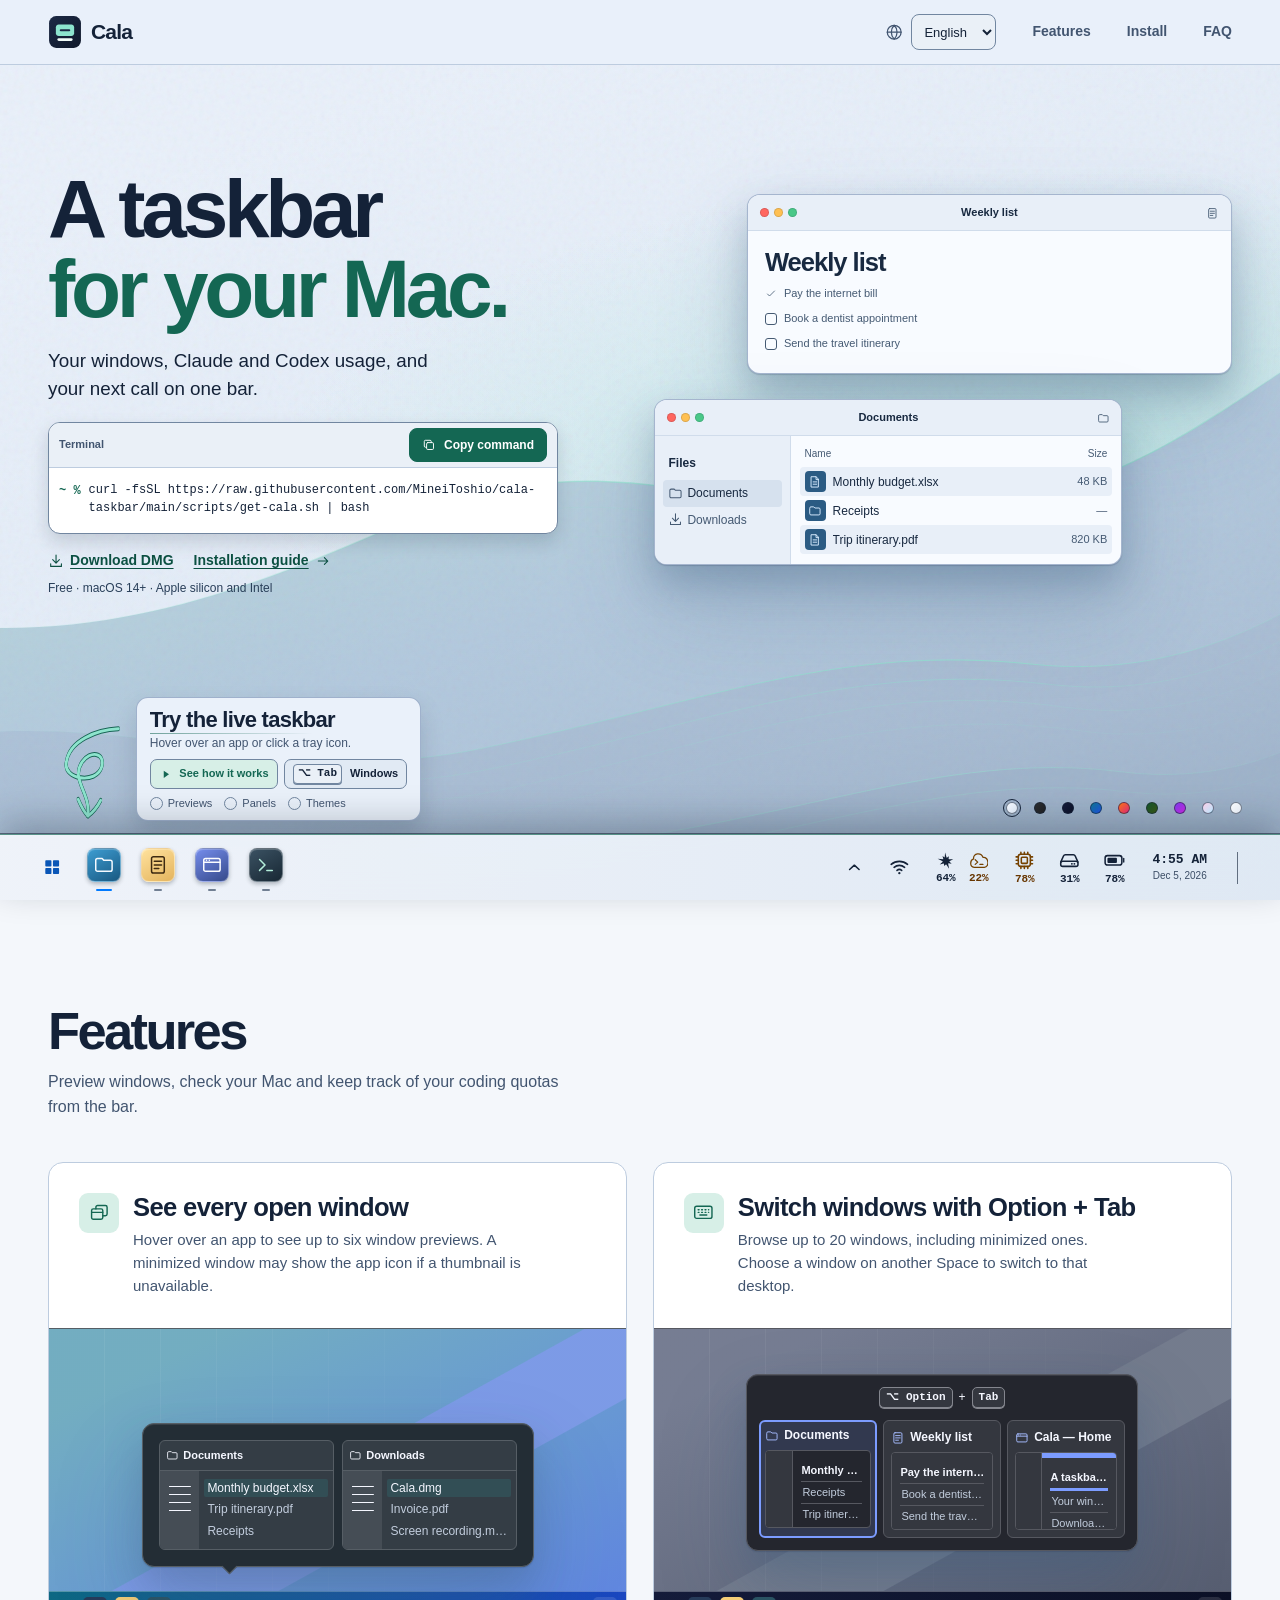
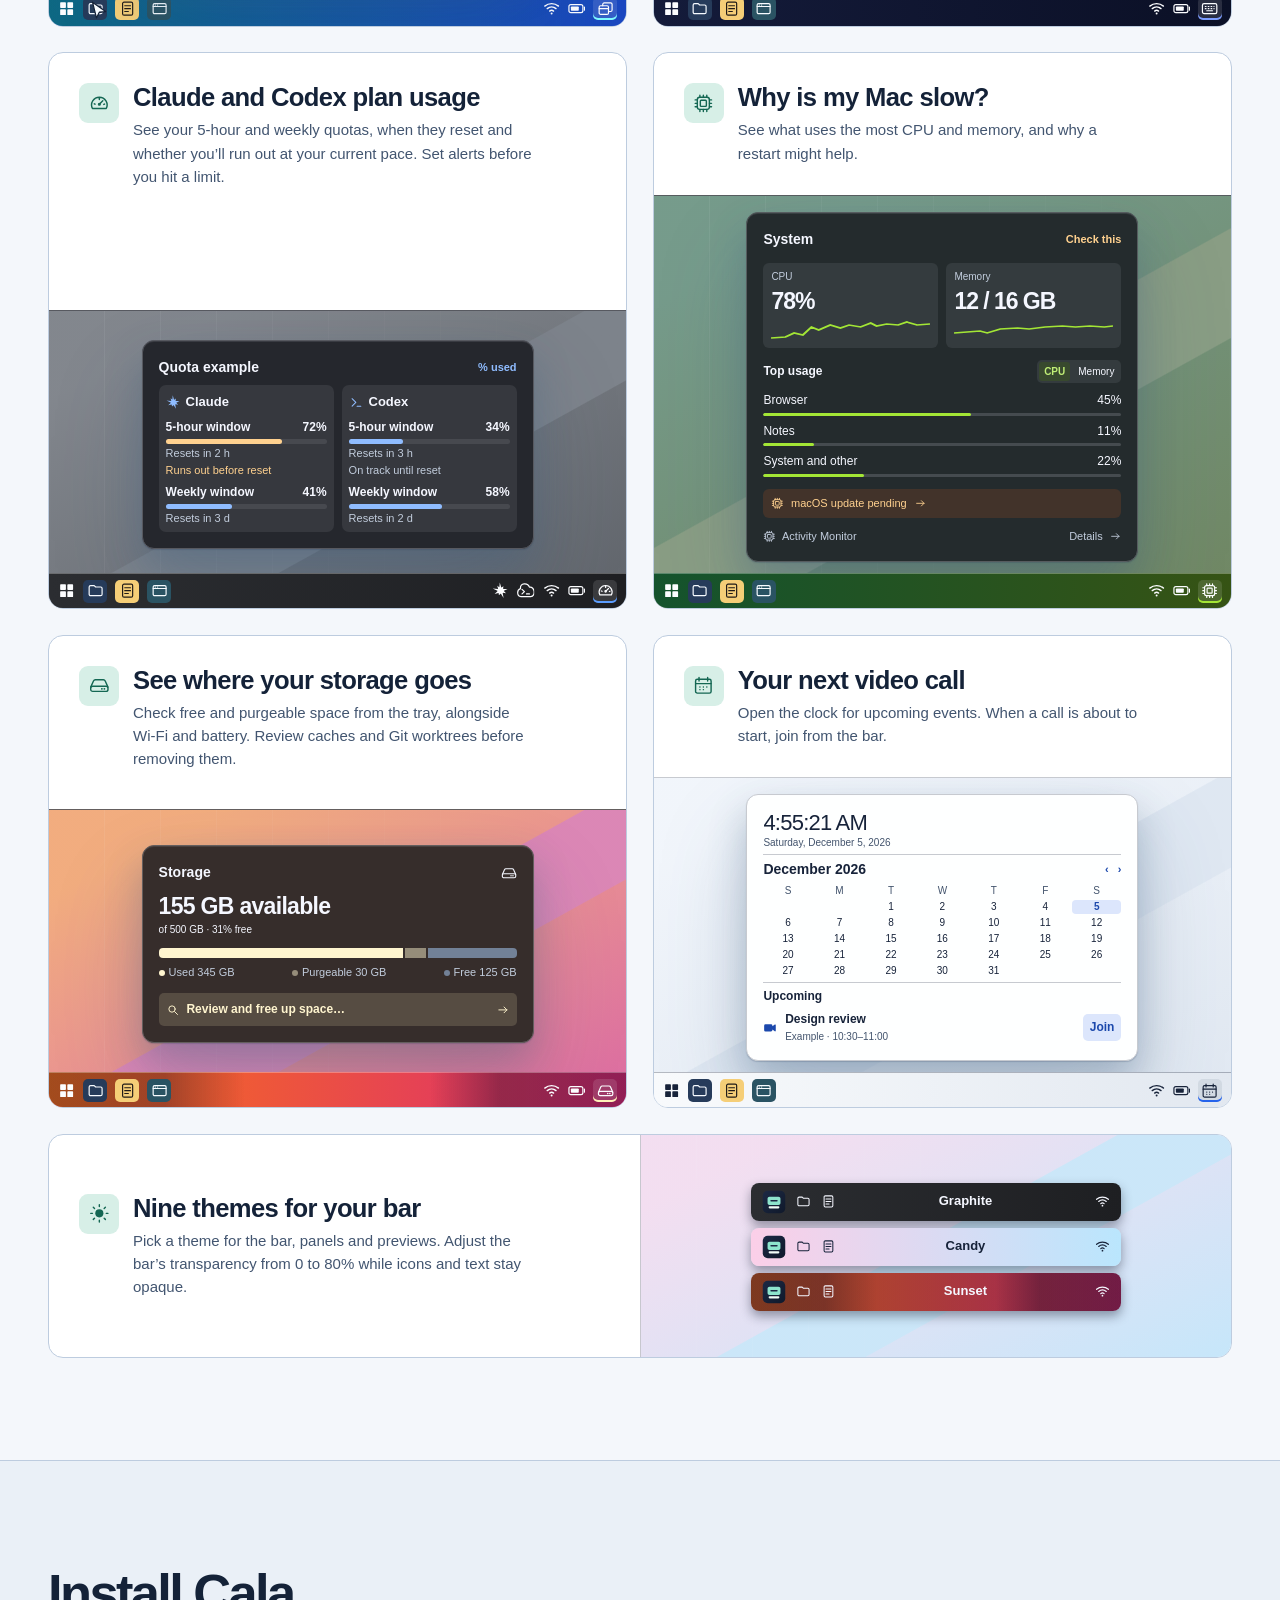
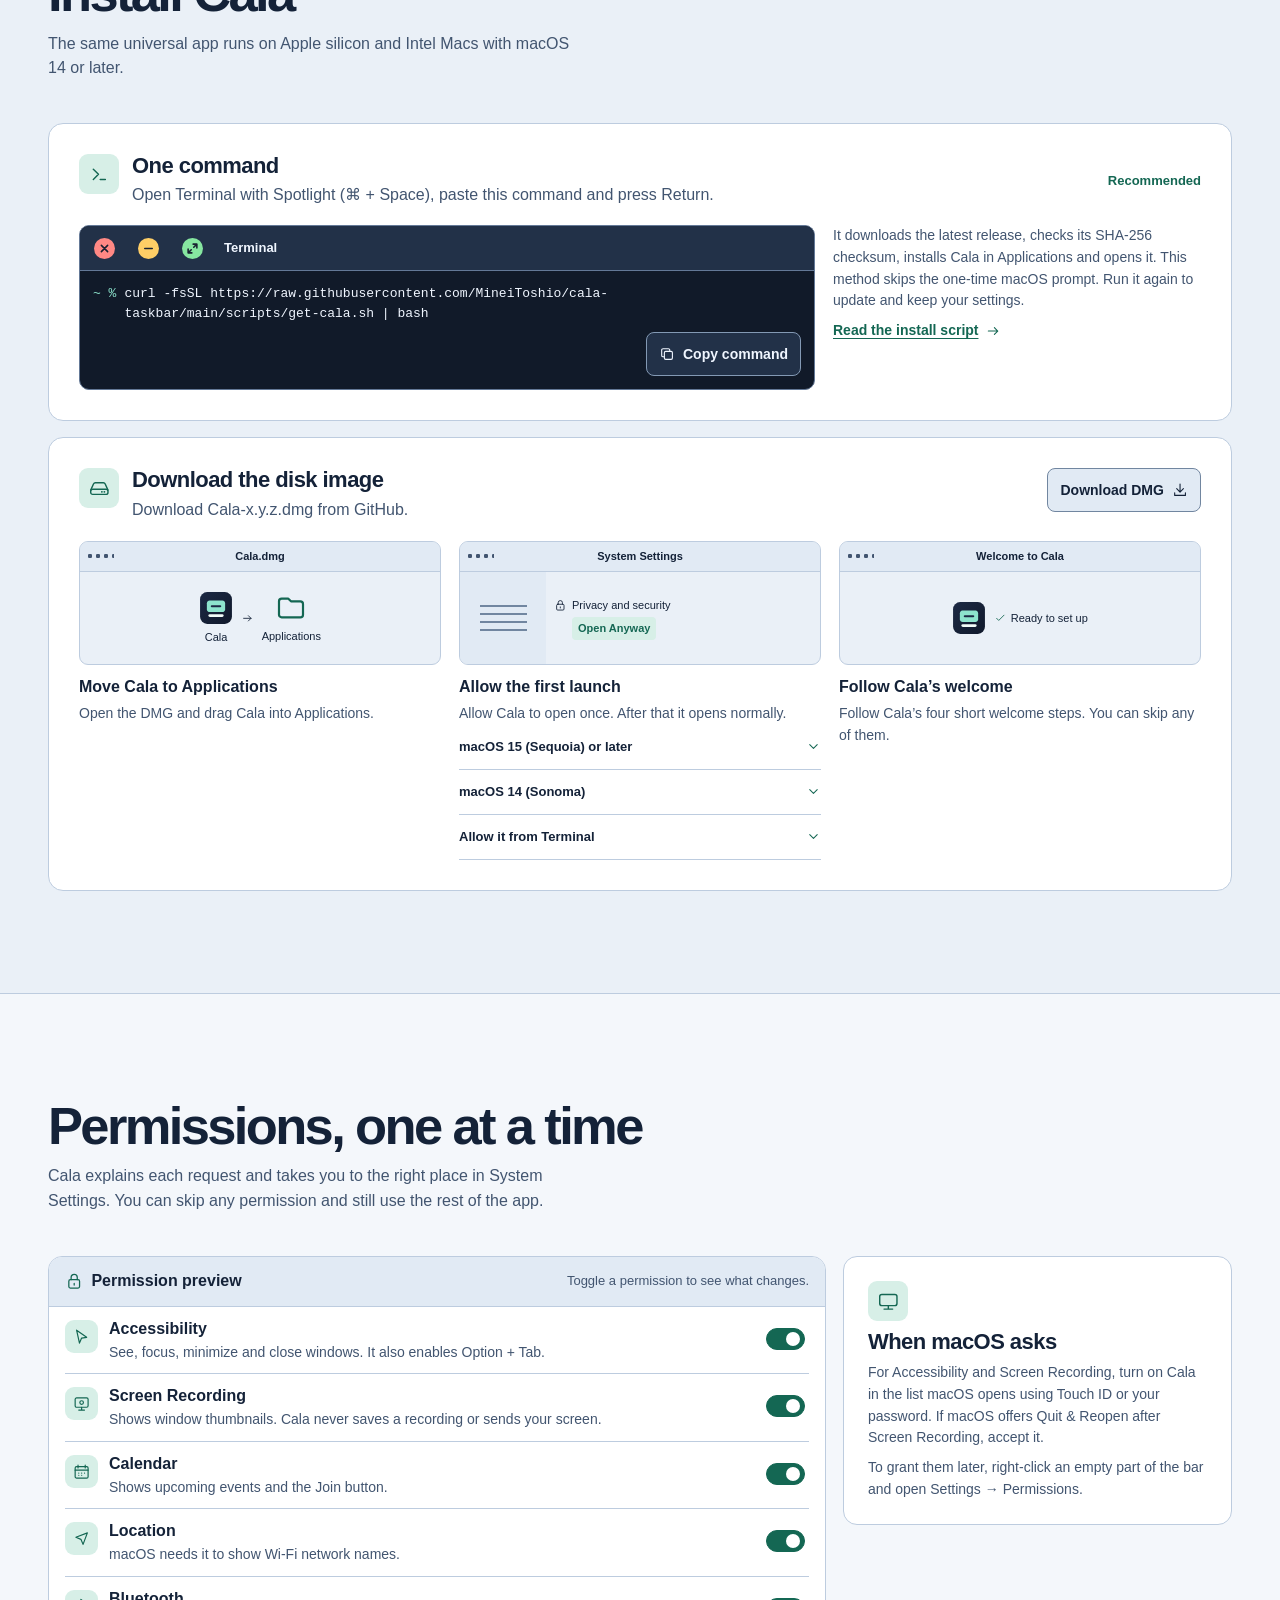
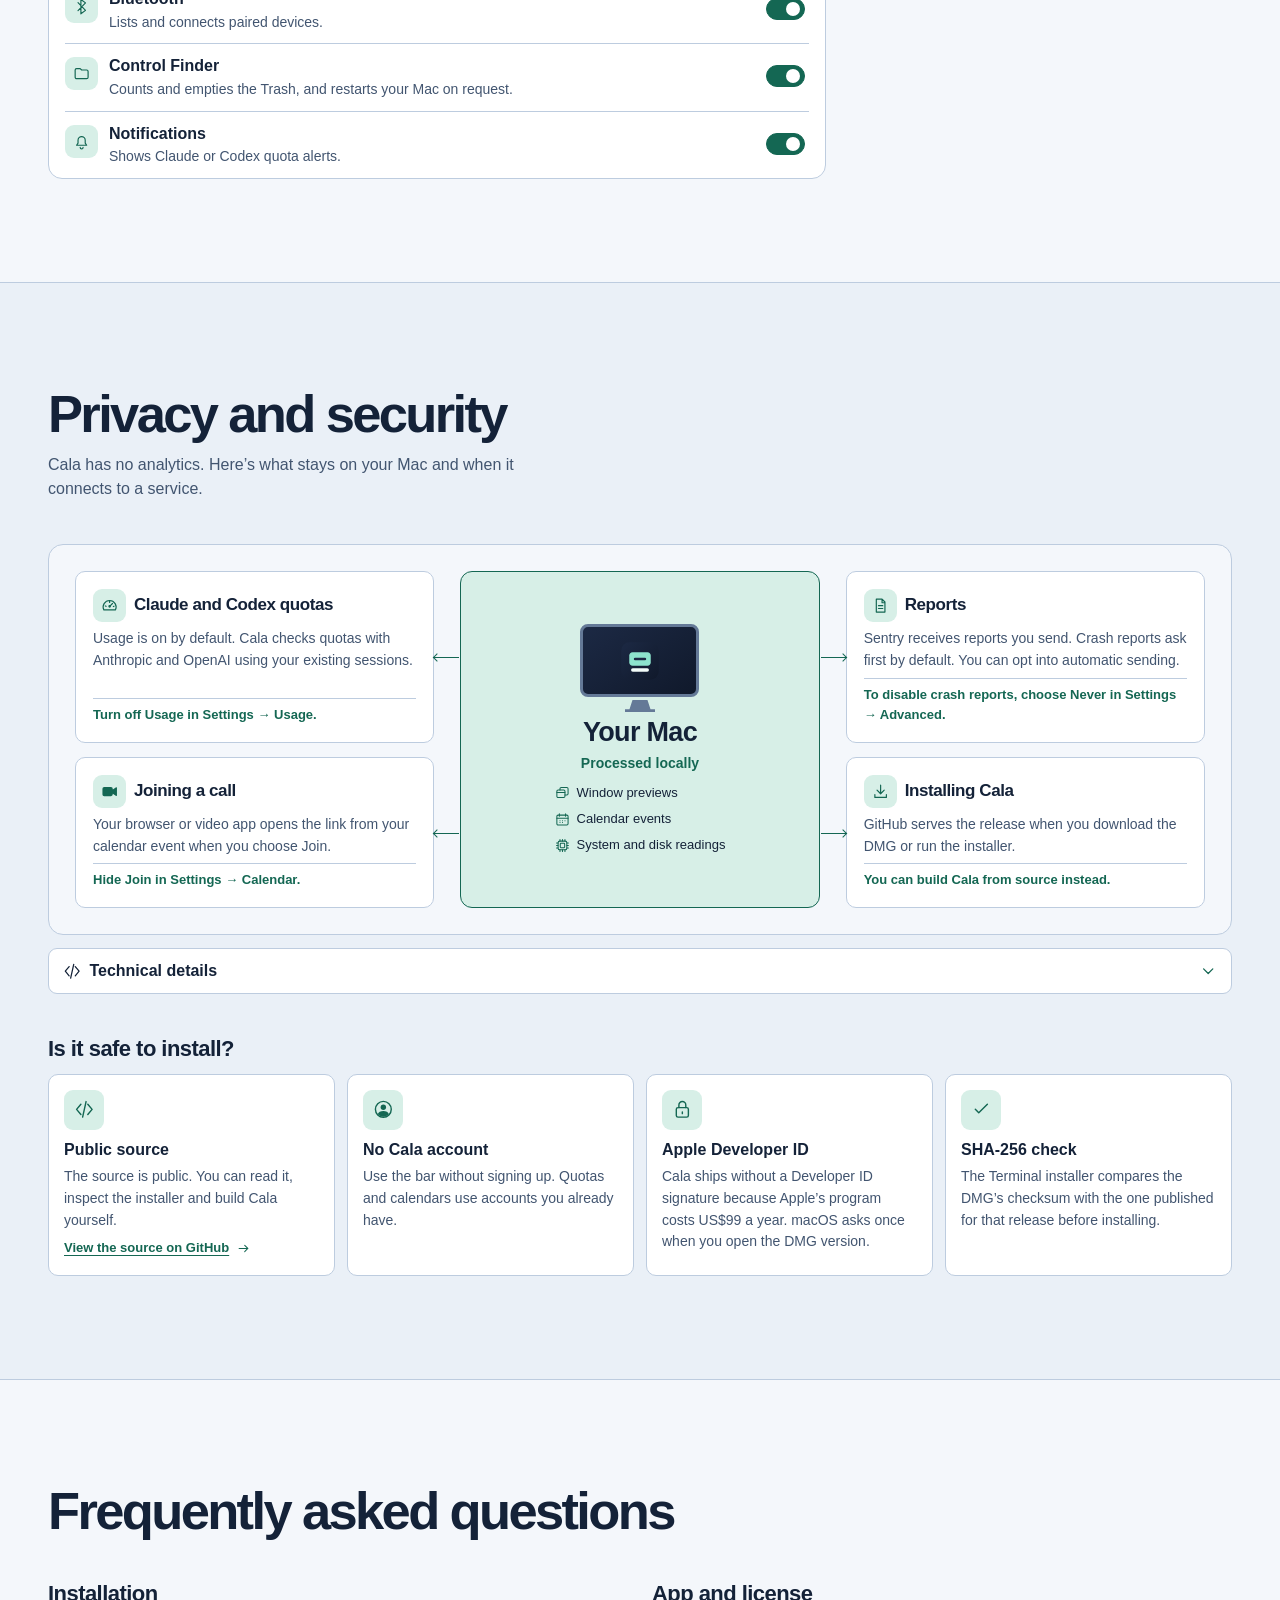
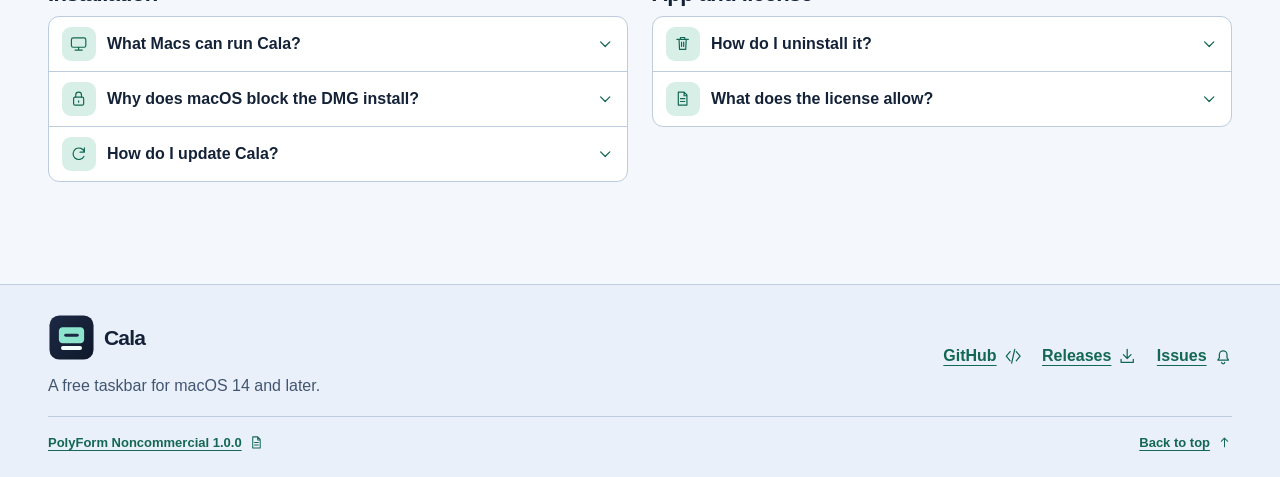
<file: website/design/archive/v7-lower-intermediate.html>
<!doctype html>
<html lang="en">
<head>
<meta charset="utf-8">
<meta name="viewport" content="width=device-width, initial-scale=1">
<meta name="color-scheme" content="dark light">
<title>Cala · A taskbar for your Mac</title>
<style>
  :root {
    color-scheme: dark;
    --font: -apple-system, BlinkMacSystemFont, "SF Pro Text", "Segoe UI", sans-serif;
    --mono: ui-monospace, "SF Mono", Menlo, monospace;
    --navy: #1c2944;
    --navy-deep: #10192b;
    --mint: #8de4cd;
    --bg: #0d1421;
    --surface: #131e2f;
    --card: #19263a;
    --raised: #223148;
    --text: #f1f5fc;
    --muted: #acbbd0;
    --accent: var(--mint);
    --accent-ink: #102a25;
    --accent-surface: #1e3e3c;
    --line: #324157;
    --control-line: #647997;
    --scene: #1b2b42;
    --scene-line: #253750;
    --material: rgba(17, 27, 44, .91);
    --warm: #ffca8b;
    --warm-surface: #392f28;
    --shadow: 0 14px 38px #080e1990;
    --s1: 4px;
    --s2: 8px;
    --s3: 12px;
    --s4: 16px;
    --s5: 24px;
    --s6: 32px;
    --s7: 48px;
    --s8: 64px;
    --s9: 96px;
    --r-control: 8px;
    --r-card: 12px;
    --r-window: 20px;
    --wrap: 1120px;
    --gutter: clamp(16px, 4vw, 48px);
    --section: clamp(56px, 7.1vw, 104px);
  }
  @media (prefers-color-scheme: light) {
    :root {
      color-scheme: light;
      --bg: #f4f7fb;
      --surface: #eaf0f7;
      --card: #fff;
      --raised: #e1eaf4;
      --text: #142238;
      --muted: #445670;
      --accent: #146753;
      --accent-ink: #fff;
      --accent-surface: #d7efe7;
      --line: #bdccdf;
      --control-line: #7186a0;
      --scene: #d6e3f2;
      --scene-line: #c9d9ec;
      --material: rgba(243, 248, 254, .93);
      --warm: #783e08;
      --warm-surface: #faecda;
      --shadow: 0 14px 38px #425e8533;
    }
  }
  *, *::before, *::after { box-sizing: border-box; }
  html { scroll-padding-top: 20px; }
  body { margin: 0; background: var(--bg); color: var(--text); font: 16px/1.55 var(--font); }
  :where(h1,h2,h3,p,figure,dl,dd) { margin: 0; }
  :where(h1,h2,h3) { color: var(--text); line-height: 1.1; }
  h2 { font-size: clamp(32px, 4.1vw, 54px); font-weight: 720; letter-spacing: -.05em; text-wrap: balance; }
  h3 { font-size: 22px; letter-spacing: -.025em; }
  :where(button,select) { color: inherit; font: inherit; }
  :where(button,select,summary) { cursor: pointer; }
  a { color: var(--accent); text-underline-offset: .24em; }
  a:hover { text-decoration-thickness: 2px; }
  :focus-visible { outline: 2px solid var(--accent); outline-offset: 4px; }
  [hidden] { display: none !important; }
  .wrap { width: min(var(--wrap), calc(100% - 2 * var(--gutter))); margin-inline: auto; }
  .icon { display: inline-block; flex: none; width: 1.15em; height: 1.15em; vertical-align: -.15em; fill: none; stroke: currentColor; stroke-width: 1.65; stroke-linecap: round; stroke-linejoin: round; }
  .sr-only, .skip:not(:focus) { position: absolute; width: 1px; height: 1px; padding: 0; margin: -1px; overflow: hidden; clip-path: inset(50%); white-space: nowrap; border: 0; }
  .skip { position: fixed; z-index: 5; top: var(--s3); left: var(--s3); padding: var(--s2) var(--s4); background: var(--card); border-radius: var(--r-control); }
  .site-header { border-bottom: 1px solid var(--line); }
  .header-inner, .footer-inner { display: flex; align-items: center; justify-content: space-between; gap: var(--s4); }
  .header-inner { min-height: 72px; gap: clamp(16px, 3vw, 36px); }
  .brand { display: inline-flex; align-items: center; gap: 9px; color: var(--text); font-weight: 740; font-size: 21px; letter-spacing: -.04em; text-decoration: none; }
  .brand-mark { width: 35px; height: 35px; flex: none; }
  .site-nav, .footer-nav { display: flex; flex-wrap: wrap; align-items: center; gap: clamp(16px, 3vw, 36px); }
  .site-nav a, .footer-nav a { color: var(--muted); font-size: 14px; font-weight: 580; text-decoration: none; }
  .site-nav a:hover, .footer-nav a:hover { color: var(--text); text-decoration: underline; }
  .language { display: flex; align-items: center; gap: var(--s2); color: var(--muted); margin-inline-start: auto; }
  .language select { background: var(--bg); border: 1px solid var(--control-line); border-radius: var(--r-control); color: var(--text); font-size: 13px; padding: 6px 8px; min-height: 36px; max-width: 100%; }
  .hero-actions { max-width: 746px; margin: var(--s5) auto 0; }
  .hero-links { display: flex; flex-wrap: wrap; justify-content: center; gap: var(--s2) var(--s5); align-items: center; margin-top: var(--s3); font-size: 14px; }
  .hero-links a, .inline-link { display: inline-flex; gap: 6px; align-items: center; font-weight: 630; }
  .specs { color: var(--muted); font-size: 14px; }
  .button { display: inline-flex; justify-content: center; align-items: center; gap: var(--s2); padding: 9px var(--s3); min-height: 42px; border-radius: var(--r-control); border: 1px solid var(--control-line); background: var(--raised); color: var(--text); font-size: 14px; font-weight: 680; line-height: 1.2; text-align: center; text-decoration: none; }
  .button:hover { border-color: var(--accent); }
  .button-primary { background: var(--accent); color: var(--accent-ink); border-color: var(--accent); }
  .button-primary:hover { filter: brightness(1.09); }
  .command { display: flex; align-items: center; gap: var(--s3); padding: var(--s2); border-radius: var(--r-card); background: var(--card); border: 1px solid var(--line); text-align: left; }
  .command > .icon { margin-left: var(--s2); color: var(--accent); }
  .command code { flex: 1; min-width: 0; color: var(--text); font: 12px/1.55 var(--mono); overflow-wrap: anywhere; }
  .command .button { flex: none; }
  .mobile-actions { display: none; }
  .mobile-actions p { color: var(--muted); margin-bottom: var(--s3); }
  .mobile-actions .button { margin-inline: 3px; }
  .demo-caption { display: flex; justify-content: space-between; flex-wrap: wrap; align-items: baseline; gap: var(--s1) var(--s4); margin-bottom: var(--s2); color: var(--muted); font-size: 13px; }
  .demo-caption strong { color: var(--text); font-weight: 670; }
  .desktop { position: relative; display: flex; flex-direction: column; }
  .desktop-background { position: absolute; inset: 0; overflow: hidden; border-radius: inherit; pointer-events: none; }
  .mock-window { position: absolute; background: var(--card); border: 1px solid var(--line); border-radius: var(--r-card); box-shadow: var(--shadow); overflow: hidden; }
  .window-titlebar { display: flex; gap: 5px; align-items: center; min-height: 34px; padding: 0 var(--s3); border-bottom: 1px solid var(--line); background: var(--raised); color: var(--muted); font-size: 11px; font-weight: 650; }
  .taskbar { position: relative; z-index: 2; display: flex; justify-content: space-between; align-items: center; gap: var(--s2); padding: 4px 9px; border-top: 1px solid var(--control-line); border-radius: 0 0 calc(var(--r-window) - 1px) calc(var(--r-window) - 1px); background: var(--material); backdrop-filter: blur(18px); animation: taskbar-in .4s ease-out both; }
  .task-apps, .task-tray { display: flex; align-items: center; gap: var(--s1); }
  .task-button { display: grid; place-items: center; position: relative; min-width: 36px; min-height: 38px; padding: 3px; border: 1px solid transparent; border-radius: 7px; background: transparent; font-size: 17px; }
  .task-button:hover, .task-button[aria-expanded="true"] { background: var(--raised); border-color: var(--line); }
  .task-app { min-width: 44px; min-height: 47px; padding-bottom: 8px; }
  .task-app::after { content: ""; position: absolute; bottom: 3px; width: 8px; height: 2px; border-radius: 2px; background: var(--muted); }
  .task-app[aria-expanded="true"]::after { background: var(--accent); width: 16px; }
  .app-tile { width: 29px; height: 29px; display: inline-grid; place-items: center; border-radius: 7px; font-size: 16px; border: 1px solid #ffffff50; box-shadow: 0 2px 4px #0d142138; }
  .tile-files { background: #236d96; color: #f4f9ff; }
  .tile-notes { background: #f0cb79; color: #3e2a11; }
  .tile-browser { background: #416498; color: #fbfcff; }
  .tile-terminal { background: #263848; color: #b4efdb; }
  .task-reading { font: 600 9px/1 var(--mono); color: var(--muted); }
  .task-clock { padding-inline: 6px; min-width: 63px; font: 640 12px/1.15 var(--mono); font-variant-numeric: tabular-nums; text-align: center; }
  .task-clock small { font: 10px/1.2 var(--font); color: var(--muted); }
  .demo-popover { position: absolute; z-index: 1; bottom: 65px; left: var(--s3); max-width: calc(100% - 2 * var(--s3)); padding: var(--s2); border-radius: var(--r-card); border: 1px solid var(--control-line); background: var(--material); backdrop-filter: blur(18px); box-shadow: var(--shadow); }
  .demo-popover[data-side="tray"] { left: auto; right: var(--s3); width: min(288px, calc(100% - 2 * var(--s3))); }
  .demo-popover.is-opening { animation: reveal .16s ease-out both; }
  .preview-grid { display: grid; grid-template-columns: repeat(2, minmax(0, 1fr)); gap: var(--s2); width: min(348px, 64vw); }
  .preview-grid:has(> :only-child) { width: min(174px, 62vw); grid-template-columns: 1fr; }
  .preview-card { min-width: 0; padding: 6px; border: 1px solid var(--line); border-radius: var(--r-control); background: var(--card); }
  .preview-title { display: flex; align-items: center; gap: 5px; min-height: 22px; color: var(--text); font-size: 11px; font-weight: 650; }
  .preview-title .icon { color: var(--accent); }
  .preview-art { height: 84px; position: relative; overflow: hidden; display: grid; grid-template-columns: 26% 1fr; margin-top: 4px; background: var(--raised); border: 1px solid var(--line); border-radius: 4px; }
  .preview-art > span:first-child { background: var(--surface); border-right: 1px solid var(--line); }
  .preview-art > span:last-child { padding: 11px 8px; }
  .preview-art[data-art="notes"] { grid-template-columns: 1fr; background: var(--card); }
  .preview-art[data-art="notes"] > span:first-child { display: none; }
  .preview-art[data-art="terminal"] { grid-template-columns: 1fr; background: var(--navy-deep); }
  .preview-art[data-art="terminal"] > span:first-child { display: none; }
  .demo-popover .mock-panel { border: 0; box-shadow: none; padding: var(--s2); line-height: 1.2; }
  .demo-popover :is(.spark, .segmented, .load-row .meter) { display: none; }
  .demo-popover :is(.health-grid, .maintenance) { margin-top: var(--s2); }
  .demo-popover .health-stat strong { line-height: 1.2; }
  .demo-popover .load-top { margin: var(--s2) 0 var(--s1); }
  .demo-popover .load-row + .load-row { margin-top: 3px; }
  .demo-popover .mock-divider { margin-block: 6px; }
  .demo-popover .calendar-time { font-size: 21px; }
  .demo-popover .month-grid { margin-top: 2px; gap: 1px; line-height: 1; }
  .demo-panel { padding: var(--s2); }
  .demo-panel strong { display: block; margin-bottom: var(--s2); }
  .demo-panel p { color: var(--muted); font-size: 13px; }
  @keyframes taskbar-in { from { opacity: .65; transform: translateY(5px); } to { opacity: 1; transform: translateY(0); } }
  @keyframes reveal { from { opacity: 0; transform: translateY(4px); } to { opacity: 1; transform: translateY(0); } }

  .section { padding-block: var(--section); }
  .section-intro { margin-bottom: var(--s6); }
  .section-intro > p, .section-heading > p { color: var(--muted); margin-top: var(--s3); max-width: 61ch; }
  .features .section-intro { text-align: center; }
  .features .section-intro > p { margin-inline: auto; }
  .feature-grid { display: grid; grid-template-columns: repeat(2,minmax(0,1fr)); gap: var(--s4); }
  .feature { min-width: 0; display: flex; flex-direction: column; border: 1px solid var(--line); border-radius: var(--r-card); background: var(--surface); overflow: hidden; }
  .feature-copy { padding: var(--s5); }
  .feature-copy .feature-icon { display: inline-grid; place-items: center; width: 35px; height: 35px; margin-bottom: var(--s3); border-radius: var(--r-control); background: var(--accent-surface); color: var(--accent); }
  .feature-copy p { color: var(--muted); margin-top: var(--s2); font-size: 15px; max-width: 50ch; }
  .feature-stage { display: grid; align-items: center; justify-items: center; flex: 1; min-height: 255px; padding: var(--s5); border-top: 1px solid var(--line); background: var(--scene); }
  .feature-stage.tall { min-height: 336px; }
  .mock-panel { width: min(100%, 350px); min-width: 0; color: var(--text); border: 1px solid var(--control-line); border-radius: var(--r-card); background: var(--card); padding: var(--s4); box-shadow: var(--shadow); font-size: 12px; }
  .mock-panel-title { display: flex; gap: var(--s2); align-items: center; justify-content: space-between; font-size: 14px; font-weight: 710; }
  .mock-panel-title small { color: var(--accent); font-size: 11px; font-weight: 660; }
  .mock-panel-title .check-reading { color: var(--warm); }
  .switcher-panel { width: min(100%, 445px); padding: var(--s3); }
  .switcher-heading { display: flex; justify-content: center; gap: 6px; align-items: center; margin-bottom: var(--s3); }
  kbd { font: 650 11px/1.2 var(--mono); border: 1px solid var(--control-line); border-radius: 5px; padding: 3px 6px; color: var(--text); background: var(--surface); box-shadow: 0 1px 0 var(--control-line); }
  .switcher-cards { display: grid; grid-template-columns: repeat(3,minmax(0,1fr)); gap: 6px; }
  .switcher-card { padding: 5px; background: var(--surface); border: 1px solid var(--line); border-radius: 6px; min-width: 0; }
  .switcher-card.selected { border: 2px solid var(--accent); padding: 4px; background: var(--accent-surface); }
  .switcher-card .preview-art { height: 61px; }
  .switcher-card .preview-title { line-height: 1.2; overflow-wrap: anywhere; }
  .mock-row { display: flex; align-items: center; gap: var(--s2); }
  .mock-row .icon { color: var(--muted); }
  .mock-slider, .meter { height: 5px; flex: 1; border-radius: 3px; background: var(--raised); overflow: hidden; }
  .mock-slider { position: relative; height: 6px; overflow: visible; }
  .mock-slider::after { content: ""; position: absolute; left: 63%; top: 50%; width: 12px; height: 12px; transform: translate(-50%, -50%); border-radius: 50%; background: var(--accent); border: 1px solid var(--card); }
  .mock-slider i, .meter i { display: block; height: 100%; border-radius: inherit; background: var(--accent); }
  .volume-row { margin-top: var(--s4); }
  .mock-divider { margin-block: var(--s3); border-top: 1px solid var(--line); }
  .health-grid { display: grid; grid-template-columns: repeat(2,minmax(0,1fr)); gap: var(--s2); margin-top: var(--s3); }
  .health-stat { padding: 6px 8px; background: var(--surface); border-radius: 6px; color: var(--muted); font-size: 10px; }
  .health-stat strong { display: block; color: var(--text); font-size: clamp(17px, 2vw, 23px); letter-spacing: -.045em; }
  .spark { display: block; width: 100%; height: 22px; stroke: var(--accent); fill: none; stroke-width: 1.6; }
  .load-top { display: flex; flex-wrap: wrap; align-items: center; justify-content: space-between; gap: var(--s1); margin: var(--s3) 0 var(--s2); }
  .segmented { display: inline-flex; gap: 2px; padding: 2px; border-radius: 5px; background: var(--surface); font-size: 10px; }
  .segmented span { padding: 2px 5px; }
  .segmented span:first-child { background: var(--accent-surface); color: var(--accent); border-radius: 3px; font-weight: 670; }
  .load-row + .load-row { margin-top: 6px; }
  .load-row .mock-row { justify-content: space-between; }
  .load-row .meter { height: 3px; margin-top: 3px; }
  .maintenance { display: flex; align-items: center; gap: 7px; margin-top: var(--s3); padding: 6px 8px; border-radius: 6px; color: var(--warm); background: var(--warm-surface); font-size: 11px; }
  .calendar-time { display: block; font-size: 26px; line-height: 1.06; font-weight: 470; letter-spacing: -.035em; font-variant-numeric: tabular-nums; }
  .calendar-date { color: var(--muted); font-size: 10px; }
  .month-grid { margin-top: 5px; display: grid; grid-template-columns: repeat(7,1fr); text-align: center; align-items: center; gap: 2px; font-size: 10px; }
  .month-grid span { padding: 1px; }
  .month-grid .weekday { color: var(--muted); }
  .month-grid .today { background: var(--accent-surface); color: var(--accent); border-radius: 4px; font-weight: 730; }
  .calendar-event { display: grid; grid-template-columns: auto minmax(0,1fr) auto; gap: var(--s2); align-items: center; margin-top: 5px; }
  .calendar-event .icon { color: var(--accent); }
  .calendar-event small { display: block; color: var(--muted); }
  .mock-action { background: var(--accent-surface); color: var(--accent); padding: 4px 7px; border-radius: 5px; font-weight: 680; }

  .installation, .privacy { background: var(--surface); border-block: 1px solid var(--line); }
  .install-grid { display: grid; grid-template-columns: repeat(2,minmax(0,1fr)); gap: var(--s4); align-items: start; }
  .install-card { min-width: 0; border: 1px solid var(--line); border-radius: var(--r-card); background: var(--card); padding: clamp(16px, 3vw, 30px); }
  .install-card:first-child { border-top: 3px solid var(--accent); }
  .install-card header { display: flex; align-items: baseline; flex-wrap: wrap; gap: var(--s2) var(--s3); margin-bottom: var(--s3); }
  .recommended { color: var(--accent); font-size: 12px; font-weight: 680; }
  .install-card p, .install-card li { color: var(--muted); font-size: 15px; }
  .install-card p + p { margin-top: var(--s3); }
  .install-card .command { display: grid; grid-template-columns: auto minmax(0,1fr); align-items: start; background: var(--bg); margin: var(--s4) 0; padding: var(--s3); }
  .install-card .command > .icon { margin: 2px 0 0; }
  .install-card .command .button { grid-column: 2; justify-self: end; }
  .install-card .inline-link, .install-card .download-action { margin-top: var(--s4); }
  .install-card ol { padding-inline-start: 1.25em; margin-block: var(--s4); }
  .install-card li + li { margin-top: 5px; }
  .install-card li::marker { color: var(--accent); font-weight: 700; font-variant-numeric: tabular-nums; }
  .install-card h4 { font-size: 14px; margin: 0 0 var(--s2); }
  .unlock { border-top: 1px solid var(--line); padding-top: var(--s4); }
  .unlock p + h4 { margin-top: var(--s4); }
  .unlock ol { margin-top: var(--s2); }
  .install-card details { margin-top: var(--s4); }
  .install-card summary { color: var(--accent); font-size: 14px; }
  .install-card details .command { margin-bottom: 0; }
  .welcome-note { margin-top: var(--s4); color: var(--muted); font-size: 14px; }
  .content-split { display: grid; grid-template-columns: minmax(0, .8fr) minmax(0, 1.45fr); gap: clamp(24px, 5.2vw, 78px); align-items: start; }
  .permissions-list { border: 1px solid var(--line); border-radius: var(--r-card); background: var(--card); }
  .permission-row, .permission-head { display: grid; grid-template-columns: minmax(0, .95fr) minmax(0, 1.1fr) minmax(0, 1fr); gap: var(--s3); padding: var(--s3) var(--s4); }
  .permission-head { border-bottom: 1px solid var(--line); color: var(--muted); font-size: 12px; font-weight: 660; background: var(--surface); border-radius: var(--r-card) var(--r-card) 0 0; }
  .permission-row + .permission-row { border-top: 1px solid var(--line); }
  .permission-row [role="rowheader"] { display: flex; align-items: baseline; gap: 7px; font-size: 13px; font-weight: 700; line-height: 1.4; }
  .permission-row .icon { align-self: flex-start; margin-top: 2px; color: var(--accent); }
  .permission-row [role="cell"] { color: var(--muted); font-size: 13px; overflow-wrap: anywhere; }
  .mobile-permission-label { display: none; }
  .note { color: var(--muted); font-size: 14px; margin-top: var(--s4); }
  .privacy-grid { display: grid; grid-template-columns: minmax(0, 1.65fr) minmax(0, 1fr); gap: var(--s4); align-items: start; }
  .privacy-item { min-width: 0; padding: var(--s5); background: var(--card); border: 1px solid var(--line); border-radius: var(--r-card); }
  .privacy-item h3 { display: flex; align-items: center; gap: var(--s2); }
  .privacy-item h3 .icon { color: var(--accent); }
  .privacy-item p { color: var(--muted); margin-top: var(--s3); font-size: 15px; }
  .privacy-item a { display: inline-flex; align-items: center; gap: 6px; margin-top: var(--s4); }
  .privacy-list { list-style: none; padding: 0; margin: 0; }
  .privacy-list li { margin-top: var(--s4); }
  .privacy-list li + li { padding-top: var(--s4); border-top: 1px solid var(--line); }
  .privacy-list p { margin-top: var(--s1); }
  .privacy-list p + p { margin-top: var(--s2); }
  .faq-list { border-block: 1px solid var(--line); }
  .faq details + details { border-top: 1px solid var(--line); }
  .faq summary { display: flex; align-items: center; justify-content: space-between; gap: var(--s3); padding: var(--s4) 3px; list-style: none; font-weight: 660; }
  .faq summary::-webkit-details-marker { display: none; }
  .faq summary .icon { color: var(--accent); transition: transform .15s ease; }
  .faq details[open] summary .icon { transform: rotate(180deg); }
  .faq details p { color: var(--muted); padding: 0 3px var(--s4); max-width: 65ch; }
  .site-footer { border-top: 1px solid var(--line); padding-block: var(--s5); }
  .footer-nav { gap: var(--s2) var(--s5); }
  .copy-status:not(:empty) { position: fixed; z-index: 4; right: var(--gutter); bottom: var(--s4); max-width: calc(100% - 2 * var(--gutter)); margin: 0; padding: 9px var(--s3); background: var(--card); color: var(--text); border: 1px solid var(--accent); border-radius: var(--r-control); box-shadow: var(--shadow); font-size: 14px; }
  .clipboard-fallback { position: fixed; top: 0; left: 0; width: 1px; height: 1px; opacity: 0; pointer-events: none; }

  @media (max-width: 920px) {
    .content-split { grid-template-columns: 1fr; gap: var(--s5); }
  }
  @media (max-width: 767px), (any-pointer: none), (pointer: coarse) {
    .desktop-actions { display: none; }
    .mobile-actions { display: block; }
  }
  @media (max-width: 767px) {
    .header-inner { display: grid; grid-template-columns: 1fr auto; min-height: auto; padding-block: var(--s3) var(--s2); gap: var(--s2) var(--s4); }
    .site-nav { grid-row: 2; grid-column: 1 / -1; gap: var(--s5); }
    .site-nav a { display: flex; align-items: center; min-height: 32px; }
    .feature-grid, .install-grid, .privacy-grid { grid-template-columns: minmax(0,1fr); }
    .feature-copy, .feature-stage, .privacy-item { padding: var(--s4); }
    .feature-stage { min-height: 205px; }
    .feature-stage.tall { min-height: 0; }
    .demo-popover .month-grid { display: none; }
    .footer-inner { flex-wrap: wrap; }
  }
  @media (max-width: 640px) {
    .taskbar { flex-wrap: wrap; gap: 0; padding: 2px var(--s2) var(--s1); }
    .task-apps { width: 100%; justify-content: flex-start; }
    .task-tray { width: 100%; justify-content: space-between; gap: 0; border-top: 1px solid var(--line); }
    .task-app { min-height: 42px; min-width: 42px; }
    .task-tray .task-button { min-width: 32px; }
    .task-tray .task-clock { min-width: 61px; }
    .task-button:focus-visible { outline-offset: 0; }
    .demo-popover { bottom: 100px; }
    .demo-popover .load-row + .load-row { display: none; }
  }
  @media (max-width: 560px) {
    .preview-grid { width: min(286px, calc(100vw - 82px)); }
    .preview-art { height: 62px; }
    .permission-head { position: absolute; width: 1px; height: 1px; padding: 0; overflow: hidden; clip-path: inset(50%); white-space: nowrap; }
    .permission-row { grid-template-columns: 1fr; gap: var(--s1); }
    .permission-row [role="cell"] { padding-left: 22px; }
    .mobile-permission-label { display: inline; color: var(--text); font-weight: 630; }
    .install-card .command .button { min-height: 40px; }
  }
  @media (prefers-reduced-motion: reduce) {
    *, *::before, *::after { animation: none !important; transition: none !important; scroll-behavior: auto !important; }
  }
  [data-theme="system"] { --bar-start: #344257; --bar-end: #182438; --theme-accent: #0A84FF; }
  [data-theme="graphite"] { --bar-start: #2B2D31; --bar-end: #1E1F22; --theme-accent: #5B9DFF; }
  [data-theme="midnight"] { --bar-start: #141B3A; --bar-end: #0B1026; --theme-accent: #7C9CFF; }
  [data-theme="ocean"] { --bar-start: #0E7490; --bar-end: #1D4ED8; --theme-accent: #7DF9FF; }
  [data-theme="sunset"] { --bar-start: #F97316; --bar-end: #DB2777; --theme-accent: #FFF1B8; }
  [data-theme="forest"] { --bar-start: #14532D; --bar-end: #365314; --theme-accent: #A3E635; }
  [data-theme="lavender"] { --bar-start: #7C3AED; --bar-end: #C026D3; --theme-accent: #F5D0FE; }
  [data-theme="candy"] { --bar-start: #FBCFE8; --bar-end: #BAE6FD; --theme-accent: #DB2777; }
  [data-theme="snow"] { --bar-start: #F8FAFC; --bar-end: #E2E8F0; --theme-accent: #2563EB; }

  /* The desktop wallpaper, window chrome and website share the logo palette. */
  :root {
    --wrap: 1232px;
    --section: clamp(64px, 8vw, 120px);
    --sky-top: #10192b;
    --sky-bottom: #1c2944;
    --ridge-light: #305363;
    --ridge-mid: #233d55;
    --ridge-dark: #16273f;
    --ridge-deep: #101b31;
    --window-base: #172234;
    --window-side: #1e2d43;
    --window-line: #3e5068;
    --window-ink: #edf4ff;
    --window-muted: #b2c3da;
    --window-border: #8299b366;
    --desktop-shadow: 0 1px 1px #02081278, 0 18px 36px #060d22a0, 0 44px 90px #060d2260;
    --text: #f2f7ff;
    --muted: #b6c5d9;
  }
  @media (prefers-color-scheme: light) {
    :root {
      --sky-top: #e9f0fa;
      --sky-bottom: #dce7f4;
      --ridge-light: #b9ddd9;
      --ridge-mid: #b2c8dd;
      --ridge-dark: #a7bbd2;
      --ridge-deep: #9bb0c7;
      --window-base: #f8fbff;
      --window-side: #e8eff8;
      --window-line: #d0dceb;
      --window-ink: #182940;
      --window-muted: #455a73;
      --window-border: #718aaf9c;
      --desktop-shadow: 0 1px 1px #23395633, 0 18px 36px #3d5d7d4d, 0 44px 90px #3d5d7d35;
      --text: #142238;
      --muted: #425570;
    }
  }
  .site-header { background: var(--sky-top); }
  .header-inner { min-height: 64px; }
  .brand-mark { width: 34px; height: 34px; }
  .site-nav a { min-height: 38px; display: inline-flex; align-items: center; }
  .language select { background-color: var(--surface); }
  .button { transition: background-color .18s ease, border-color .18s ease, transform .16s ease, filter .18s ease; }
  .button:active { transform: translateY(1px); }

  .hero { padding: 0; }
  @property --wall-haze {
    syntax: "<color>";
    initial-value: #8de4cd;
    inherits: true;
  }
  :is(.desktop, .feature-stage) {
    --bar-text: #fcfdff;
    --bar-subtle: #e9f1ff;
    --bar-hover: #ffffff1f;
    --bar-start-ink: var(--theme-accent);
  }
  .desktop {
    --wall-haze: var(--mint);
    transition: --wall-haze .45s ease;
    --bar-height: 48px;
    --bar-gutter: clamp(12px, 2.4vw, 40px);
    isolation: isolate;
    min-height: max(720px, calc(100svh - 65px));
    margin: 0;
    justify-content: space-between;
    border: 0;
    border-radius: 0;
    background: linear-gradient(160deg, var(--sky-top) 12%, var(--sky-bottom) 90%);
  }
  .desktop-background {
    z-index: -1;
    background: radial-gradient(ellipse at 84% 52%, #8de4cd30, transparent 54%);
  }
  .desktop-background::before, .desktop-background::after {
    content: "";
    position: absolute;
    inset: 0;
    pointer-events: none;
  }
  .desktop-background::before {
    background: radial-gradient(ellipse at 88% 51%, var(--wall-haze), transparent 54%);
    opacity: .26;
  }
  .desktop-background::after {
    background: url("data:image/svg+xml,%3Csvg viewBox='0 0 168 168' xmlns='http://www.w3.org/2000/svg'%3E%3Cfilter id='n'%3E%3CfeTurbulence type='fractalNoise' baseFrequency='.94' numOctaves='3' stitchTiles='stitch'/%3E%3C/filter%3E%3Crect width='100%25' height='100%25' opacity='.22' filter='url(%23n)'/%3E%3C/svg%3E");
    opacity: .30;
    mask-image: linear-gradient(#000 58%, #0008);
  }
  .landscape, .fragment-landscape {
    position: absolute;
    inset: 0;
    width: 100%;
    height: 100%;
    pointer-events: none;
  }
  .hero-main {
    flex: 1;
    position: relative;
    display: grid;
    grid-template-columns: minmax(0, 1fr) minmax(0, 1.04fr);
    grid-template-areas: "copy windows" "copy theme";
    grid-template-rows: 497px 1fr;
    align-content: start;
    column-gap: clamp(24px, 4vw, 68px);
    padding-top: clamp(54px, 8vh, 100px);
    padding-bottom: 66px;
  }
  .hero-copy { grid-area: copy; text-align: left; margin: 0; z-index: 1; }
  .hero h1 { margin: 0; max-width: 13ch; font-size: clamp(54px, 6.65vw, 96px); font-weight: 735; letter-spacing: -.052em; line-height: .97; text-wrap: initial; }
  .hero h1 span { display: block; }
  :lang(es) .hero h1 { font-size: clamp(52px, 6vw, 86px); }
  :lang(es) .hero h1 span:first-child { max-width: 4.95em; }
  .hero h1 span:last-child { color: var(--accent); }
  .hero-lead { margin: 19px 0 0; max-width: 39ch; font-size: clamp(17px, 1.47vw, 21px); line-height: 1.45; text-wrap: pretty; }
  .hero-actions { max-width: 510px; margin: 20px 0 0; }
  .hero-links { justify-content: flex-start; margin-top: 13px; gap: 8px 20px; }
  .hero-links a { min-height: 28px; }
  .hero-actions .specs { margin-top: 4px; font-size: 12px; }
  @media (prefers-color-scheme: light) {
    .hero-links a { color: #0c5042; }
    .hero-actions .specs { color: #293f59; }
  }

  .terminal-shell, .install-card .terminal-shell {
    display: grid;
    grid-template-columns: auto minmax(0, 1fr) auto;
    grid-template-areas: "title title title" "prompt code button";
    align-items: center;
    padding: 0 10px 10px;
    gap: 8px;
    color: var(--text);
    background: var(--card);
    border: 1px solid var(--control-line);
    box-shadow: 0 1px 0 #f4f9ff14 inset, 0 8px 18px #07152a26;
  }
  .hero-actions .terminal-shell {
    grid-template-columns: auto minmax(0,1fr) auto;
    grid-template-areas: "title title title" "prompt code code";
    isolation: isolate;
  }
  .hero-actions .terminal-title { min-height: 45px; grid-template-columns: 1fr; }
  .hero-actions .terminal-shell .button { grid-area: title; z-index: 1; justify-self: end; min-height: 32px; }
  .terminal-title {
    grid-area: title;
    display: grid;
    grid-template-columns: 1fr auto 1fr;
    align-items: center;
    min-height: 28px;
    padding: 0 10px;
    margin-inline: -10px;
    border-bottom: 1px solid var(--line);
    border-radius: 11px 11px 0 0;
    background: var(--surface);
    color: var(--muted);
    font-size: 11px;
    font-weight: 650;
  }
  .traffic-lights { display: flex; align-items: center; gap: 5px; }
  .traffic-lights i { width: 8px; height: 8px; border-radius: 50%; background: #ff665f; box-shadow: 0 0 0 1px #10192b26 inset; }
  .traffic-lights i:nth-child(2) { background: #ffc052; }
  .traffic-lights i:nth-child(3) { background: #49c888; }
  .terminal-prompt { grid-area: prompt; align-self: start; margin-top: 6px; color: var(--accent); font: 700 12px/1.55 var(--mono); white-space: nowrap; }
  .terminal-shell code { grid-area: code; align-self: start; padding-block: 5px; }
  .terminal-shell .button, .install-card .terminal-shell .button { grid-area: button; min-height: 36px; font-size: 12px; white-space: nowrap; }
  .mobile-actions .button { margin: 0; }

  /* Native radios keep one Tab stop and let arrow keys change the theme. */
  .theme-picker {
    grid-area: themes;
    justify-self: end;
    align-self: end;
    z-index: 5;
    min-inline-size: 0;
    margin: 0 var(--dock-edge) var(--dock-gap, 13px) 0;
    padding: 0;
    border: 0;
  }
  .theme-options { display: flex; gap: 2px; }
  .theme-choice { position: relative; display: grid; place-items: center; width: 26px; height: 26px; }
  .theme-choice input { position: absolute; inset: 0; width: 100%; height: 100%; margin: 0; opacity: 0; cursor: pointer; }
  .theme-chip {
    width: 12px;
    height: 12px;
    border-radius: 50%;
    border: 1px solid color-mix(in srgb, var(--text) 56%, transparent);
    background: linear-gradient(135deg, var(--bar-start), var(--bar-end));
    pointer-events: none;
  }
  .theme-choice input:checked + .theme-chip { outline: 1px solid var(--text); outline-offset: 2px; }
  .theme-choice input:focus-visible + .theme-chip { outline: 2px solid var(--text); outline-offset: 4px; }
  .theme-choice input:checked:focus-visible + .theme-chip { box-shadow: 0 0 0 2px var(--accent); }
  .theme-name {
    position: absolute;
    inset: auto auto calc(100% + 4px) 50%;
    translate: -50% 0;
    padding: 3px 7px;
    border: 1px solid var(--window-border);
    border-radius: 5px;
    background: var(--window-base);
    color: var(--window-ink);
    font-size: 11px;
    line-height: 1.4;
    white-space: nowrap;
    visibility: hidden;
    pointer-events: none;
  }
  .theme-choice input:focus-visible ~ .theme-name { visibility: visible; }
  @media (hover: hover) {
    .theme-choice:hover .theme-name { visibility: visible; }
  }

  /* App content stays readable as the Cala surfaces change independently. */
  .hero-windows { grid-area: windows; position: relative; isolation: isolate; min-height: 436px; }
  .hero-windows .mock-window { background: var(--window-base); color: var(--window-ink); border: 1px solid var(--window-border); border-radius: 13px; box-shadow: var(--desktop-shadow); }
  .hero-windows .window-back { top: 69px; right: 0; width: 84%; }
  .hero-windows .window-front { top: 280px; left: 0; width: 81%; }
  .window-titlebar {
    min-height: 36px;
    display: grid;
    grid-template-columns: 1fr auto 1fr;
    gap: 8px;
    padding-inline: 12px;
    color: var(--window-ink);
    background: var(--window-side);
    border-color: var(--window-line);
  }
  .window-titlebar .traffic-lights i { width: 9px; height: 9px; }
  .window-titlebar > .icon { justify-self: end; color: var(--window-muted); }
  .file-workspace { display: grid; grid-template-columns: minmax(110px, 29%) 1fr; min-width: 0; }
  .file-sidebar { padding: 14px 8px 10px; background: var(--window-side); border-right: 1px solid var(--window-line); font-size: 11px; color: var(--window-muted); }
  .file-sidebar > * { display: block; padding: 4px 5px; }
  .file-sidebar > b { color: var(--window-ink); margin-bottom: 3px; }
  .file-sidebar .current-folder { color: var(--window-ink); background: color-mix(in srgb, var(--window-line) 75%, var(--window-side)); border-radius: 4px; }
  .file-sidebar > span { display: flex; align-items: center; gap: 4px; }
  .file-sidebar > span .icon { color: var(--window-muted); font-size: 13px; }
  .note-sheet { padding: 17px 17px 21px; min-width: 0; }
  .note-sheet strong { display: block; font-size: clamp(16px, 2vw, 26px); line-height: 1.12; letter-spacing: -.04em; }
  .note-checkline { display: flex; align-items: center; gap: 7px; margin-top: 8px; color: var(--window-muted); font-size: 12px; }
  .note-checkline .icon, .note-checkline i { width: 12px; height: 12px; flex: none; }
  .note-checkline i { border: 1px solid var(--window-muted); border-radius: 3px; }
  .window-page, .window-console { display: grid; gap: 8px; padding: 18px; font-size: 12px; }
  .window-page strong { font-size: clamp(18px, 2vw, 26px); letter-spacing: -.035em; }
  .window-page span, .window-console span { color: var(--window-muted); }
  .window-console code { font-size: 11px; overflow-wrap: anywhere; }
  .preview-art[data-art="terminal"] .mini-document { font-family: ui-monospace, monospace; }
  .file-list { min-width: 0; padding: 4px 9px 10px; }
  .file-list > div { min-height: 27px; padding: 4px 5px; display: grid; grid-template-columns: 23px minmax(0,1fr) auto; align-items: center; gap: 5px; border-radius: 4px; font-size: 11px; }
  .file-list > div:nth-child(even) { background: var(--window-side); }
  .file-list .file-columns { grid-template-columns: 1fr auto; font-size: 10px; color: var(--window-muted); }
  .file-list > div > span:nth-child(2) { overflow: hidden; text-overflow: ellipsis; white-space: nowrap; }
  .file-list small { color: var(--window-muted); white-space: nowrap; font-size: 10px; }
  .file-kind { display: grid; place-items: center; width: 21px; height: 21px; color: #d9ecff; background: #2b5b83; border-radius: 4px; }

  .demo-caption { position: absolute; bottom: 22px; left: clamp(350px, 30vw, 414px); margin: 0; display: grid; max-width: 280px; gap: 2px; color: var(--text); text-shadow: 0 1px 8px var(--sky-top); font-size: 12px; }
  .demo-caption strong { font-size: 13px; }
  .taskbar, .fragment-bar {
    background: var(--bar-paint, linear-gradient(90deg, var(--bar-start), var(--bar-end)));
    color: var(--bar-text);
    border-top: 1px solid #9aaac060;
    box-shadow: 0 -1px 0 #10192b28, 0 -6px 24px #10192b22;
  }
  .taskbar { z-index: 4; flex: none; min-height: var(--bar-height); padding: 0 var(--bar-gutter); border-radius: 0; }
  .task-apps { gap: 2px; }
  .task-button { color: var(--bar-text); }
  .task-button:hover, .task-button[aria-expanded="true"] { background: var(--bar-hover); border-color: transparent; }
  .task-button:focus-visible { outline-color: var(--bar-text); outline-offset: -2px; }
  .task-app { min-height: 46px; min-width: 43px; }
  .task-app::after { background-color: var(--bar-subtle); opacity: .7; }
  .task-app[aria-expanded="true"]::after { background-color: var(--theme-accent); opacity: 1; }
  .task-start { color: var(--bar-start-ink); width: 39px; font-size: 16px; margin-inline-end: 3px; }
  .task-tray .task-button { min-width: 32px; font-size: 15px; }
  .task-tray .task-clock { min-width: 65px; font-size: 12px; }
  .task-reading, .task-clock small { color: var(--bar-subtle); }
  .app-tile { width: 28px; height: 28px; background: linear-gradient(150deg, var(--tile-top), var(--tile-bottom)); box-shadow: inset 0 1px 0 #ffffff36, 0 2px 4px #0d142148; }
  .tile-files { --tile-top: #3d9dd2; --tile-bottom: #195881; }
  .tile-notes { --tile-top: #ffe29d; --tile-bottom: #e4b45e; }
  .tile-browser { --tile-top: #758dec; --tile-bottom: #364a8b; }
  .tile-terminal { --tile-top: #3b5263; --tile-bottom: #182834; }

  [data-theme="system"] { --bar-paint: linear-gradient(90deg, #142033eb, #1c2a3beb); --bar-start-ink: #63b2ff; }
  [data-theme="system"].desktop { --wall-haze: var(--mint); }
  .desktop:not([data-theme="system"]), .feature-stage { --wall-haze: var(--theme-accent); }
  [data-theme="ocean"] { --bar-paint: linear-gradient(#071a2c24,#071a2c24), linear-gradient(90deg, var(--bar-start), var(--bar-end)); }
  [data-theme="sunset"] {
    --bar-paint: linear-gradient(90deg,#29122669 20%,transparent 34% 66%,#29122669 78%), linear-gradient(90deg, var(--bar-start), var(--bar-end));
    --bar-subtle: #fff5f2;
  }
  [data-theme="lavender"] {
    --bar-paint: linear-gradient(#21123829, #21123829), linear-gradient(90deg,var(--bar-start),var(--bar-end));
  }
  :is([data-theme="candy"], [data-theme="snow"]) {
    --bar-text: #17233a;
    --bar-subtle: #30445d;
    --bar-hover: #12254014;
    --panel-base: #fff;
    --panel-ink: #17233a;
    --panel-muted: #43546d;
    --panel-surface-ink: #1e2f48;
    --panel-accent-ink: #1b48ac;
    --panel-warm-ink: #783e08;
    --panel-warm-bg: #f8e8d3;
  }
  [data-theme="candy"] { --panel-accent-ink: #9d174d; --bar-start-ink: #881146; }
  [data-theme="snow"] { --bar-start-ink: #1b47a0; }
  @media (prefers-color-scheme: light) {
    [data-theme="system"] {
      --bar-start: #f4f8ff;
      --bar-end: #d4e0ee;
      --theme-accent: #007aff;
      --bar-paint: linear-gradient(90deg, #f5f8fdeb, #e4edf7ed);
      --bar-text: #142238;
      --bar-subtle: #3c4e66;
      --bar-hover: #26395715;
      --bar-start-ink: #0a56b7;
      --panel-base: #fff;
      --panel-ink: #17233a;
      --panel-muted: #43546d;
      --panel-surface-ink: #1e2f48;
      --panel-accent-ink: #174cab;
      --panel-warm-ink: #783e08;
      --panel-warm-bg: #f8e8d3;
    }
  }
  .demo-popover, .feature-stage {
    --text: var(--panel-ink, #f5f7ff);
    --muted: var(--panel-muted, #c2cddd);
    --accent: var(--panel-accent-ink, color-mix(in srgb, var(--theme-accent) 68%, #fff));
    --card: color-mix(in srgb, var(--panel-base, #25272d) 92%, var(--bar-start));
    --surface: color-mix(in srgb, var(--card) 92%, var(--text));
    --raised: color-mix(in srgb, var(--card) 84%, var(--text));
    --accent-surface: color-mix(in srgb, var(--card) 84%, var(--theme-accent));
    --line: color-mix(in srgb, var(--card) 76%, var(--text));
    --control-line: color-mix(in srgb, var(--card) 54%, var(--text));
    --warm: var(--panel-warm-ink, #ffd18f);
    --warm-surface: var(--panel-warm-bg, #42332a);
    --shadow: var(--desktop-shadow);
    color: var(--text);
  }
  .demo-popover {
    z-index: 3;
    bottom: calc(var(--bar-height) + 9px);
    max-width: calc(100% - 2 * var(--bar-gutter));
    left: max(var(--bar-gutter), calc(var(--popover-anchor, 60px) - 84px));
    background: var(--card);
    border: 1px solid var(--line);
    border-radius: 12px;
    box-shadow: 0 1px 0 #f4f9ff1f inset, var(--shadow);
    backdrop-filter: none;
  }
  .demo-popover[data-side="tray"] { right: var(--bar-gutter); width: min(314px, calc(100% - 2 * var(--bar-gutter))); }
  .demo-popover .mock-panel { padding: 8px; }
  .demo-popover .preview-card { background: var(--surface); }
  .preview-title > .icon:last-child:not(:only-of-type) { color: var(--muted); margin-inline-start: auto; }
  .preview-grid { width: min(322px, calc(100vw - 2 * var(--bar-gutter) - 34px)); }
  .preview-grid:has(> :only-child) { width: min(156px, 62vw); }
  .preview-art { height: 78px; background: var(--card); }
  .preview-art .mini-sidebar {
    background: repeating-linear-gradient(180deg, transparent 0 6px, var(--raised) 6px 8px) 4px 7px / 70% 36px no-repeat, var(--surface);
  }
  .preview-art .mini-document { display: block; min-width: 0; padding: 6px; font-size: 7px; line-height: 1.5; color: var(--text); }
  .mini-document b, .mini-document span { display: block; overflow: hidden; text-overflow: ellipsis; white-space: nowrap; }
  .mini-document b { font-size: 8px; margin-bottom: 3px; }
  .mini-document span { color: var(--muted); padding: 2px 1px; border-top: 1px solid var(--line); }
  .preview-art[data-art="browser"] .mini-document span:first-of-type { border-top: 3px solid var(--theme-accent); }
  .preview-art[data-art="terminal"] { --text: #f1faf6; --muted: #b4efdb; --line: #466270; }
  .launcher-grid { display: flex; justify-content: space-between; gap: 12px; margin-top: 12px; }
  .launcher-grid > span { display: grid; justify-items: center; gap: 5px; font-size: 11px; }
  .mock-switch { position: relative; width: 30px; height: 17px; border-radius: 12px; background: var(--theme-accent); box-shadow: 0 0 0 1px #17253234 inset; }
  .mock-switch::after { content: ""; position: absolute; top: 2px; right: 2px; width: 13px; height: 13px; background: #fff; border: 1px solid #31465980; border-radius: 50%; }
  .mock-slider i, .mock-slider::after, .meter i, .spark { --accent: var(--theme-accent); }
  .switcher-card.selected { border-color: var(--theme-accent); }
  .panel-link, .panel-footer, .panel-footer span { display: flex; align-items: center; gap: 6px; justify-content: space-between; }
  .panel-link, .panel-footer { color: var(--muted); }
  .panel-footer { margin-top: 10px; font-size: 11px; }

  .features .section-intro { text-align: left; margin-bottom: 34px; }
  .features h2 { max-width: 18ch; }
  .feature-grid { gap: 24px; }
  .feature { border-radius: 15px; }
  .feature-copy { padding: 25px 25px 23px; }
  .feature-copy .feature-icon { margin-bottom: 11px; }
  .feature-copy h3 { font-size: clamp(22px, 2.1vw, 27px); line-height: 1.06; }
  .feature-stage, .feature-stage.tall {
    position: relative;
    isolation: isolate;
    min-height: 350px;
    padding: 22px 14px 54px;
    overflow: hidden;
    background:
      radial-gradient(ellipse at 85% 45%, color-mix(in srgb, var(--wall-haze) 33%, transparent), transparent 64%),
      linear-gradient(155deg, var(--sky-top), color-mix(in srgb, var(--sky-bottom) 74%, var(--bar-start)));
  }
  .fragment-landscape { z-index: -2; }
  .fragment-bar { position: absolute; z-index: 1; inset: auto 0 0; height: 35px; padding-inline: 10px; display: flex; align-items: center; justify-content: space-between; gap: 5px; }
  .fragment-bar > div, .fragment-bar span { display: flex; align-items: center; justify-content: center; }
  .fragment-bar > div { gap: 3px; }
  .fragment-bar > div > span { min-width: 27px; height: 27px; border-radius: 4px; font-size: 12px; }
  .fragment-bar .selected { background: var(--bar-hover); box-shadow: 0 -2px var(--theme-accent) inset; }
  .fragment-bar .fragment-start { color: var(--bar-start-ink, var(--theme-accent)); }
  .fragment-bar .app-tile { width: 20px; height: 20px; font-size: 11px; border-radius: 5px; }
  .feature-stage .mock-panel { border-color: var(--line); box-shadow: 0 1px 0 #eef5ff19 inset, var(--shadow); }
  .feature-stage .sound-panel { width: min(82%, 295px); justify-self: end; margin-right: 5%; align-self: end; }
  .feature-stage .sound-panel .volume-row { margin-top: 18px; }
  .feature-stage .switcher-panel { width: min(95%, 466px); }
  .feature-stage .switcher-card .preview-art { height: 78px; }
  .feature-stage[data-theme="snow"] .mock-panel { width: min(100%, 310px); justify-self: end; margin-right: 4%; }
  .feature-stage[data-theme="forest"] .mock-panel { width: min(100%, 370px); }
  .feature-stage.is-revealed > .mock-panel { animation: panel-rise .5s cubic-bezier(.22,.8,.28,1) both; }
  .taskbar .task-app { animation: icon-rise .46s calc(90ms + var(--sequence, 0ms)) cubic-bezier(.22,.8,.28,1) both; }
  .taskbar .task-app:nth-child(3) { --sequence: 35ms; }
  .taskbar .task-app:nth-child(4) { --sequence: 70ms; }
  .taskbar .task-app:nth-child(5) { --sequence: 105ms; }
  .demo-popover.is-opening { animation: panel-rise .22s cubic-bezier(.22,.8,.28,1) both; }
  .demo-popover[data-initial].is-opening { animation-delay: 260ms; }
  @keyframes icon-rise { from { opacity: 0; transform: translateY(6px); } }
  @keyframes panel-rise { from { opacity: 0; transform: translateY(8px); } }

  @media (min-width: 768px) and (max-width: 1120px) {
    .hero h1, :lang(es) .hero h1 { font-size: clamp(48px, 6.6vw, 72px); }
    .hero-main { padding-top: 76px; gap: 0 25px; }
    .hero-windows .window-back { width: 94%; }
    .hero-windows .window-front { width: 96%; }
    .file-workspace { grid-template-columns: minmax(85px, 29%) 1fr; }
  }
  @media (max-width: 767px) {
    .header-inner { min-height: 0; }
    .site-nav a { min-height: 30px; }
    .desktop { min-height: calc(100svh - 95px); }
    .desktop-background .landscape { width: 175%; left: -54%; --shore-opacity: .25; }
    .hero-main { display: flex; flex-direction: column; flex: 1; padding-block: 24px 3px; }
    .hero h1, :lang(es) .hero h1 { max-width: 12ch; margin: 0; font-size: clamp(45px, 9.4vw, 68px); }
    .hero-lead { margin-top: 12px; max-width: 44ch; font-size: 16px; }
    .hero-actions { margin-top: 12px; }
    .mobile-actions p { margin-bottom: 10px; font-size: 13px; }
    .mobile-actions .hero-links { display: inline-flex; vertical-align: middle; margin: 0 0 0 5px; font-size: 12px; }
    .mobile-actions .button { min-height: 38px; padding: 8px; font-size: 12px; }
    .demo-caption { position: static; order: 3; margin-block: 10px 0; gap: 0; max-width: 100%; font-size: 11px; }
    .demo-caption strong { font-size: 12px; }
    .hero-windows { order: 4; min-height: 228px; margin-top: 6px; }
    .hero-windows .mock-window { border-radius: 9px; }
    .hero-windows .window-back { top: 6px; right: 0; width: min(74%, 344px); }
    .hero-windows .window-front { top: 78px; left: 0; width: min(72%, 310px); }
    .window-titlebar { min-height: 26px; font-size: 10px; padding-inline: 8px; }
    .window-titlebar .traffic-lights { gap: 3px; }
    .window-titlebar .traffic-lights i { width: 6px; height: 6px; }
    .note-sheet { padding: 8px; }
    .note-checkline { font-size: 8px; }
    .file-workspace { grid-template-columns: minmax(61px, 31%) 1fr; }
    .file-sidebar { padding: 5px 2px; font-size: 8px; }
    .file-sidebar > span { gap: 3px; padding: 2px 3px; }
    .file-sidebar > span .icon { font-size: 9px; }
    .file-list { padding: 2px 3px; }
    .file-list > div { min-height: 17px; grid-template-columns: 13px minmax(0,1fr) auto; gap: 2px; padding: 2px; font-size: 8px; }
    .file-list .file-columns { grid-template-columns: minmax(0, 1fr) auto; font-size: 10px; }
    .file-list small { font-size: 7px; }
    .file-kind { width: 12px; height: 12px; }
    .feature-grid { gap: 17px; }
    .feature-copy { padding: 19px var(--s4); }
    .feature-stage, .feature-stage.tall { min-height: 254px; padding: 19px 10px 49px; }
    .feature-stage .switcher-card .preview-art { height: 68px; }
    .feature-stage[data-theme="snow"] .mock-panel { margin-right: 0; }
  }
  @media (max-width: 640px) {
    .desktop { --bar-height: 85px; }
    .desktop[data-theme="sunset"] { --bar-paint: linear-gradient(#29122669,#29122669), linear-gradient(90deg,var(--bar-start),var(--bar-end)); }
    .taskbar { padding: 0 var(--bar-gutter); gap: 0; }
    .task-start { height: 36px; }
    .task-app { min-height: 43px; }
    .task-tray { border-top-color: #9aaac060; min-height: 41px; }
    .task-tray .task-button { font-size: 16px; }
    .task-tray .task-clock { font-size: 12px; }
    .preview-grid { width: min(276px, calc(100vw - 2 * var(--bar-gutter) - 34px)); }
    .preview-art { height: 50px; }
    .preview-title { min-height: 16px; }
    .demo-popover { padding: 5px; }
  }
  @media (max-width: 560px) {
    .install-card .terminal-shell { grid-template-areas: "title title" "prompt code" ". button"; grid-template-columns: auto minmax(0, 1fr); }
    .install-card .terminal-shell .button { justify-self: end; min-height: 36px; }
  }
  @media (prefers-reduced-motion: reduce) {
    *, *::before, *::after { animation: none !important; transition: none !important; }
  }

  /* The controls share the bottom edge of the desktop with Cala. */
  .desktop { --bar-height: 66px; --dock-ink: #fff; transition: none; }
  .hero-main {
    grid-template-areas: "copy windows";
    grid-template-rows: auto;
    align-items: start;
    align-content: center;
    padding-block: clamp(36px,6.5vh,72px) 38px;
  }
  .hero h1 { font-size: clamp(54px,6.4vw,94px); }
  :lang(es) .hero h1 { font-size: clamp(50px,5.7vw,82px); }
  .hero-windows { min-height: 430px; }
  .hero-windows .window-back { top: 25px; }
  .hero-windows .window-front { top: 230px; }
  .file-sidebar, .file-list > div, .note-sheet p { font-size: 12px; }
  .note-checkline, .file-list small { font-size: 11px; }
  .hero-install-mobile { padding-block: 24px; order: 2; }
  .hero-install-mobile p { color: var(--text); }
  @media (prefers-color-scheme: light) {
    .hero-install-mobile p { color: #263b57; }
  }
  .demo-dock {
    position: relative;
    z-index: 2;
    display: grid;
    grid-template-areas: "coach themes" "bar bar";
    grid-template-columns: minmax(0,1fr) auto;
    align-items: end;
    padding-block-start: 13px;
    column-gap: 12px;
    --dock-edge: var(--bar-gutter);
    --dock-pane: color-mix(in srgb,var(--sky-top) 94%,var(--window-base));
  }
  .demo-caption {
    --coach-arrow-width: 98px;
    grid-area: coach;
    position: relative;
    inset: auto;
    max-width: none;
    width: fit-content;
    margin: 0 0 13px calc(var(--dock-edge) + var(--coach-arrow-width) + 7px);
    padding: 10px 13px 8px;
    gap: 6px;
    border: 1px solid var(--window-border);
    border-radius: 12px;
    background: var(--dock-pane);
    color: var(--text);
    text-shadow: none;
    box-shadow: 0 12px 24px #08172a25;
  }
  .coach-arrow {
    position: absolute;
    inset-inline-start: calc(-1 * var(--coach-arrow-width) - 3px);
    bottom: -3px;
    width: var(--coach-arrow-width);
    height: auto;
    overflow: visible;
    color: var(--mint);
    filter: drop-shadow(0 0 6px #8de4cd45);
    pointer-events: none;
    transition: opacity .23s ease, translate .23s ease;
  }
  .coach-arrow path { stroke-dasharray: 1; stroke-dashoffset: 0; }
  .coach-arrow-ink { animation: coach-ink .58s .82s ease-out both; }
  .coach-arrow-tip { animation: coach-ink .24s 1.28s ease-out both; }
  .coach-arrow-motion { animation: coach-nudge 3.5s 1.95s ease-in-out infinite; }
  .demo-caption[data-engaged] .coach-arrow { inset-inline-start: 4px; opacity: 0; translate: 0 -5px; }
  .demo-caption[data-engaged] .coach-arrow-motion { animation-play-state: paused; }
  @media (prefers-color-scheme: light) {
    .coach-arrow { filter: drop-shadow(0 1px 0 #176454) drop-shadow(0 -1px 0 #176454); }
  }
  .coach-copy { display: grid; gap: 2px; }
  .demo-caption strong {
    position: relative;
    width: fit-content;
    font-size: clamp(18px,calc(2vh + 4px),23px);
    font-weight: 760;
    letter-spacing: -.032em;
    line-height: 1.12;
  }
  .demo-caption strong::after {
    content: "";
    position: absolute;
    inset: auto 0 -2px;
    height: 1px;
    background: linear-gradient(90deg, var(--accent), transparent 88%);
    transform-origin: left;
    animation: coach-underline .65s .98s ease-out both;
  }
  .demo-caption[data-engaged] strong::after { animation: none; opacity: 0; }
  @keyframes coach-ink { from { stroke-dashoffset: 1; } }
  @keyframes coach-nudge {
    0%, 26%, 100% { transform: translateY(0); }
    11% { transform: translateY(4px); }
    18% { transform: translateY(-1px); }
  }
  @keyframes coach-underline {
    from { opacity: 0; transform: scaleX(.06); }
    to { opacity: .57; transform: scaleX(1); }
  }
  .coach-hint { color: var(--muted); font-size: 12px; }
  .coach-touch { display: none; }
  @media (hover: none), (pointer: coarse) {
    .coach-copy .coach-hint { display: none; }
    .coach-copy .coach-touch { display: block; }
  }
  .demo-caption[data-engaged] .coach-hint { font-size: 11px; }
  .demo-caption[data-engaged] strong { color: var(--muted); }
  .coach-actions { display: flex; flex-wrap: wrap; gap: 6px; }
  .demo-action { min-height: 30px; padding: 4px 8px; font-size: 11px; border-radius: 7px; }
  #tour-start, #tour-next { background: var(--accent-surface); color: var(--accent); }
  .demo-action kbd { padding: 2px 4px; border-radius: 4px; }
  .demo-progress { display: flex; flex-wrap: wrap; gap: 4px 12px; padding: 0; margin: 0; list-style: none; font-size: 11px; color: var(--muted); }
  .demo-progress li { display: flex; align-items: center; gap: 5px; }
  .progress-glyph { display: grid; place-items: center; width: 13px; height: 13px; border-radius: 50%; border: 1px solid var(--control-line); }
  .progress-glyph .icon { visibility: hidden; font-size: 9px; }
  .done .progress-glyph { background: var(--accent); border-color: var(--accent); color: var(--accent-ink); }
  .done .progress-glyph .icon { visibility: visible; }
  .tour-step { color: var(--text); font-size: 12px; font-weight: 620; max-width: 42ch; }
  .desktop[data-tour-step] .demo-caption :is(.coach-hint,.demo-progress) { display: none; }
  .tour-cursor { position: absolute; z-index: 6; top: 0; left: 0; pointer-events: none; transform: translate3d(var(--cursor-x, 0),var(--cursor-y, 0),0); transition: transform .55s cubic-bezier(.25,.8,.32,1); }
  .tour-cursor .icon { width: 26px; height: 26px; filter: drop-shadow(0 1px 2px #142238b0); }
  .desktop[data-tour-step="1"] .tour-cursor { animation: cursor-approach .5s cubic-bezier(.24,.76,.3,1) both; }
  .tour-target { box-shadow: 0 0 0 2px var(--bar-focus, var(--accent)) inset; }

  .taskbar {
    grid-area: bar;
    isolation: isolate;
    border-block-start: 1px solid color-mix(in srgb,var(--bar-focus,var(--mint)) 68%,transparent);
    box-shadow: 0 -1px 0 #0c162c80, 0 -12px 35px #0d162941;
    gap: 8px;
  }
  .taskbar .task-button { min-height: 46px; padding: 4px 3px; grid-auto-rows: min-content; align-content: center; gap: 3px; }
  .taskbar .task-button > .icon { stroke-width: 1.8; }
  .taskbar .task-app { min-width: 52px; min-height: 59px; padding-bottom: 9px; }
  .taskbar .task-start { width: 42px; }
  .taskbar .task-app::after { bottom: 5px; }
  .taskbar .app-tile { width: 34px; height: 34px; font-size: 19px; border-radius: 8px; }
  .task-app[data-front]::after { width: 16px; opacity: 1; background: var(--theme-accent); }
  .task-tray { gap: 6px; }
  .task-tray .task-button { min-width: 39px; font-size: 18px; }
  .taskbar .task-clock { min-width: 79px; font-size: 13px; }
  .task-clock small { display: block; white-space: nowrap; font-size: 10px; }
  .task-reading { font: 650 11px/1 var(--mono); font-variant-numeric: tabular-nums; color: inherit; }
  .quota-pair { display: flex; gap: 8px; align-items: center; justify-content: center; padding-inline: 4px; }
  .quota-mark { display: grid; place-items: center; gap: 3px; min-width: 25px; border-radius: 4px; }
  .quota-mark .icon { width: 18px; height: 18px; }
  .taskbar :is(.quota-mark.state-warning,.quota-mark.state-critical,.status-warning,.status-critical) {
    color: var(--state-ink);
  }
  .taskbar .status-warning:hover, .taskbar .status-critical:hover { box-shadow: inset 0 0 0 1px var(--state-ink); }
  :is(.desktop,.feature-stage) {
    --quota-ok: #65d5aa;
    --quota-warn: #ffb340;
    --quota-low: #ff6961;
    --quota-warn-ink: #ffb340;
    --quota-low-ink: #ff8580;
    --status-surface: #2f2326;
    --disk-free: #728197;
    --disk-purgeable: color-mix(in srgb,var(--accent) 48%, var(--card));
    --bar-focus: var(--mint);
  }
  :is(.desktop,.feature-stage):is([data-theme="candy"],[data-theme="snow"]) {
    --quota-ok: #147d59;
    --quota-warn: #c77700;
    --quota-low: #d70015;
    --quota-warn-ink: #824800;
    --quota-low-ink: #b01322;
    --status-surface: #fff2dc;
    --disk-free: #9aa8bb;
    --bar-focus: #146753;
  }
  @media (prefers-color-scheme: light) {
    :is(.desktop,.feature-stage)[data-theme="system"] {
      --quota-ok: #147d59;
      --quota-warn: #c77700;
      --quota-low: #d70015;
      --quota-warn-ink: #824800;
      --quota-low-ink: #b01322;
      --status-surface: #fff2dc;
      --disk-free: #9aa8bb;
      --bar-focus: #146753;
    }
  }
  .state-ok { --state-paint: var(--quota-ok); --state-ink: var(--text); }
  :is(.state-warning,.status-warning) { --state-paint: var(--quota-warn); --state-ink: var(--quota-warn-ink); }
  :is(.state-critical,.status-critical) { --state-paint: var(--quota-low); --state-ink: var(--quota-low-ink); }
  .quota-mark.state-warning .icon, .quota-mark.state-critical .icon { color: var(--state-paint); }

  /* Match the 6px gap between the bar and the native flyout. */
  .demo-dock { --panel-gap: 6px; }
  .demo-popover { z-index: 6; bottom: calc(var(--bar-height) + var(--panel-gap)); max-height: min(590px, var(--popover-room, 590px)); overflow: auto; }
  .theme-picker { transition: opacity .16s ease; }
  .demo-dock:has(.demo-popover:not([hidden])) .theme-picker:not(:focus-within) { opacity: .28; }
  @media (min-width: 768px) {
    .desktop[data-tour-step] .demo-popover { bottom: calc(100% + var(--panel-gap)); }
  }
  .demo-popover[data-side="apps"] { left: var(--popover-anchor, var(--bar-gutter)); }
  .demo-popover[data-side="tray"] { left: var(--popover-anchor, auto); right: auto; width: min(382px,calc(100% - 2 * var(--bar-gutter))); }
  .demo-popover[data-side="switcher"] { width: min(568px,calc(100% - 2 * var(--bar-gutter))); left: 50%; translate: -50% 0; }
  .demo-popover .mock-panel { width: 100%; padding: 12px; }
  .demo-popover .switcher-panel { background: transparent; }
  .native-row { min-height: 32px; }
  .native-row > div { min-width: 0; flex: 1; }
  .native-row small, .native-panel > small { display: block; color: var(--muted); }
  .native-panel > b { display: block; margin-block: 5px; }
  .native-panel p { margin-block: 2px 10px; color: var(--muted); }
  .native-panel .panel-link { min-height: 24px; margin-top: 4px; }
  .native-panel :is(.native-row,.panel-link) > .icon:last-child:not(:first-child) { margin-left: auto; }
  .example-range { margin-top: 12px; }
  .switch-off { background: var(--raised); }
  .switch-off::after { right: auto; left: 2px; }
  .quota-provider { display: grid; gap: 10px; margin-top: 8px; padding: 10px; background: var(--surface); border-radius: 9px; }
  .quota-heading, .quota-label, .quota-footer { display: flex; align-items: center; gap: 6px; justify-content: space-between; }
  .quota-heading strong { flex: 1; font-size: 14px; }
  .quota-heading > span { background: var(--raised); border-radius: 4px; font-size: 11px; padding: 2px 5px; }
  .quota-value { color: var(--state-ink); white-space: nowrap; }
  .quota-value strong { font-size: 17px; line-height: 1; }
  .quota-track { height: 6px; margin-block: 4px; background: var(--raised); border-radius: 6px; overflow: hidden; }
  .quota-track i { display: block; width: var(--amount); height: 100%; border-radius: inherit; background: var(--state-paint); }
  .quota-window small, .quota-footer { font-size: 11px; color: var(--muted); }
  .quota-footer > span:last-child { display: inline-flex; align-items: center; gap: 5px; color: var(--accent); }
  .disk-panel > strong { display: block; margin-top: 9px; font-size: 23px; letter-spacing: -.03em; line-height: 1.16; }
  .disk-stack { display: flex; gap: 2px; margin-top: 10px; height: 10px; overflow: hidden; border-radius: 4px; transform-origin: left; }
  .disk-stack i:first-child { flex: 69; background: var(--accent); }
  .disk-stack i:nth-child(2) { flex: 6; background: var(--disk-purgeable); }
  .disk-stack i:last-child { flex: 25; background: var(--disk-free); }
  .disk-legend { display: flex; justify-content: space-between; gap: 4px 9px; flex-wrap: wrap; margin-top: 6px; color: var(--muted); font-size: 11px; }
  .disk-legend > span::before { content: ""; display: inline-block; width: 6px; height: 6px; margin-right: 4px; border-radius: 50%; background: var(--accent); }
  .disk-legend > span:nth-child(2)::before { background: var(--disk-purgeable); }
  .disk-legend > span:last-child::before { background: var(--disk-free); }
  .disk-row + .disk-row { margin-top: 5px; }
  .disk-row .native-row { min-height: 25px; }
  .disk-row .meter { height: 3px; }
  .demo-popover :is(.spark,.segmented,.load-row .meter) { display: revert; }
  .demo-popover .segmented { display: inline-flex; }
  .demo-popover .load-row .meter { display: block; }
  .demo-popover .load-row + .load-row { display: block; }
  .preview-grid { width: min(370px,calc(100vw - 38px)); }
  .preview-card, .switcher-card { padding: 7px; }
  .preview-grid:has(> :only-child) { width: min(194px,62vw); }
  .preview-title { min-height: 20px; font-size: 12px; }
  .preview-art { min-height: 74px; height: auto; }
  .preview-art .mini-document { font-size: 11px; padding: 6px; }
  .mini-document b { font-size: 11px; }
  .preview-art[data-art="notes"] .mini-document { background: var(--surface); }
  .preview-art[data-window="downloads"] .mini-sidebar { background-color: var(--accent-surface); }
  .preview-art[data-art="browser"] .mini-document {
    border-top: 5px solid var(--theme-accent);
    background: var(--surface);
  }
  .switcher-card[aria-pressed] { text-align: left; color: var(--text); }
  .switcher-card[aria-pressed="true"] { border: 2px solid var(--theme-accent); background: var(--accent-surface); padding: 6px; }
  .switcher-card:focus-visible { outline-color: var(--text); outline-offset: 1px; }
  .switcher-live .switcher-cards { grid-template-columns: repeat(auto-fit,minmax(90px,1fr)); gap: 8px; }
  .switcher-live .preview-art { min-height: 79px; }

  .feature .feature-stage .mock-panel { transition: transform .25s ease; }
  .feature .feature-stage.is-revealed > .mock-panel { animation-fill-mode: backwards; }
  .feature-grid > .feature:nth-child(n+3) { grid-column: 1 / -1; display: grid; grid-template-columns: minmax(0,.78fr) minmax(0,1.22fr); }
  .feature-grid > .feature:nth-child(n+3) .feature-copy { align-self: center; padding: clamp(26px,4vw,64px); }
  .feature-grid > .feature:nth-child(n+3) .feature-stage { border-top: 0; border-inline-start: 1px solid var(--line); }
  .feature-stage[data-demo-feature="system"] .mock-panel,
  .feature-stage[data-demo-feature="calendar"] .mock-panel { width: min(100%,475px); justify-self: center; margin: 0; }
  .feature-stage[data-demo-feature="storage"] .mock-panel { width: min(100%,395px); }
  .feature-stage[data-demo-feature="calendar"] .month-grid { font-size: 12px; gap: 4px; }
  .feature-stage[data-demo-feature="calendar"] .calendar-event { margin-top: 10px; }
  .feature-stage[data-demo-feature="system"] .health-stat { font-size: 12px; }
  .feature-stage[data-demo-feature="system"] .meter { height: 5px; }
  .feature-stage[data-demo-feature="system"] .health-stat strong { font-size: 26px; }
  .feature-stage.is-revealed :is(.spark,.meter i,.disk-stack) { transform-origin: left; animation: trace-reading .8s .24s cubic-bezier(.22,.7,.25,1) backwards; }
  .feature-stage.is-revealed .mock-action { animation: highlight-action .71s .43s ease-out backwards; }
  .feature-stage.is-revealed .switcher-card.selected { animation: highlight-action .55s .38s ease-out backwards; }
  .v3-wall-fade { animation: theme-fade .42s ease both; }
  .desktop[data-theme="sunset"] { --bar-paint: linear-gradient(#29122679,#29122679), linear-gradient(90deg,var(--bar-start),var(--bar-end)); }
  .desktop[data-theme="lavender"] { --bar-hover: #ffffff0e; }
  @media (min-width: 1350px) {
    .desktop[data-theme="sunset"] { --bar-paint: linear-gradient(90deg,#29122679 22%,transparent 28% 43%,#29122679 55%), linear-gradient(90deg,var(--bar-start),var(--bar-end)); }
  }
  .bar-fade { position: absolute; inset: 0; z-index: -1; pointer-events: none; animation: theme-fade .36s ease both; }
  .bar-fade.is-polarity-change { mask-image: linear-gradient(90deg, transparent 21%,#000 26% 48%,transparent 50%); }
  .copy-confirmed .icon { animation: check-in .24s ease-out both; }
  .hero-copy { animation: hero-rise .54s .04s cubic-bezier(.22,.72,.29,1) backwards; }
  .hero-windows { animation: hero-rise .65s .14s cubic-bezier(.22,.72,.29,1) backwards; }
  .demo-dock .demo-caption { animation: hero-rise .48s .21s ease backwards; }
  .demo-dock:not(:has(.demo-caption[data-engaged])) .task-start > .icon { animation: task-invite .65s .8s ease-in-out 2; }
  @keyframes trace-reading { from { transform: scaleX(.08); opacity: .35; } }
  @keyframes highlight-action { 0%,100% { transform: scale(1); } 50% { transform: scale(1.08); } }
  @keyframes theme-fade { to { opacity: 0; } }
  @keyframes check-in { from { opacity: 0; transform: scale(.65); } }
  @keyframes cursor-approach {
    from { opacity: 0; transform: translate3d(calc(var(--cursor-x) + 44px),calc(var(--cursor-y) - 46px),0); }
  }
  @keyframes hero-rise { from { opacity: 0; transform: translateY(10px); } }
  @keyframes task-invite { 0%,100% { transform: translateY(0); } 50% { transform: translateY(-4px) scale(1.15); } }

  @media (max-width: 1050px) and (min-width: 768px) {
    .hero-main { padding-block: 44px 23px; }
    .hero h1, :lang(es) .hero h1 { font-size: clamp(40px,6vw,63px); }
    .hero-windows .window-back { width: 94%; }
    .hero-windows .window-front { width: 96%; }
    .task-tray { gap: 3px; }
    .task-tray .task-button { min-width: 31px; }
    .taskbar .task-app { min-width: 43px; }
  }
  @media (max-width: 820px) and (min-width: 768px) {
    .taskbar { --bar-gutter: 12px; }
  }
  @media (max-width: 767px) {
    .desktop { --bar-height: 99px; --bar-gutter: 10px; min-height: 0; }
    .hero-main { display: contents; }
    .hero-copy { order: 0; width: min(var(--wrap),calc(100% - 2 * var(--gutter))); margin-inline: auto; padding-top: 24px; }
    .hero h1, :lang(es) .hero h1 { max-width: none; font-size: clamp(43px,9.2vw,58px); }
    :lang(es) .hero h1 span:first-child { max-width: 100%; font-size: .9em; }
    .hero-lead { margin-top: 9px; max-width: 45ch; font-size: 14px; line-height: 1.4; }
    .hero-copy .hero-actions { display: none; }
    .hero-windows { order: 3; width: calc(100% - 2 * var(--gutter)); margin-inline: auto; min-height: 267px; margin-bottom: 16px; }
    .hero-windows .window-back { top: 0; right: 0; width: min(80%,380px); }
    .hero-windows .window-front { top: 115px; width: min(81%,390px); }
    .file-list > div, .file-sidebar, .file-list small, .note-checkline { font-size: 11px; }
    .demo-dock { order: 1; grid-template-areas: "coach" "bar" "themes"; grid-template-columns: minmax(0,1fr); margin-top: 12px; padding-top: 0; }
    .demo-caption { --coach-arrow-width: 62px; width: auto; margin: 0 var(--gutter) 9px calc(var(--gutter) + var(--coach-arrow-width) + 5px); padding: 8px 9px; gap: 5px; font-size: 12px; }
    .demo-caption strong { font-size: 18px; }
    .theme-picker { margin: 4px var(--gutter) 0 0; }
    .theme-name { inset-block: calc(100% + 1px) auto; padding: 2px 5px; }
    .coach-hint { font-size: 11px; }
    .coach-actions { gap: 4px; }
    .demo-action { min-height: 28px; }
    .demo-progress { font-size: 10px; gap: 3px 10px; }
    .hero-install-mobile { padding-block: 16px; }
    .taskbar { flex-wrap: wrap; gap: 0; padding-block: 0 2px; }
    .task-apps { width: 100%; justify-content: flex-start; }
    .taskbar .task-app { min-height: 49px; min-width: 45px; padding-bottom: 8px; }
    .taskbar .task-app::after { bottom: 4px; }
    .taskbar .app-tile { width: 29px; height: 29px; font-size: 16px; }
    .taskbar .task-start { min-height: 44px; width: 36px; }
    .task-tray { display: grid; grid-template-columns: repeat(2,minmax(30px,1fr)) minmax(48px,1.35fr) repeat(3,minmax(30px,1fr)) minmax(54px,1.4fr) 24px; width: 100%; min-height: 46px; gap: 0; border-block-start: 1px solid #879db36b; }
    .task-tray .task-button { min-width: 0; min-height: 41px; font-size: 14px; padding-inline: 1px; }
    .taskbar .task-clock { min-width: 0; font-size: 11px; }
    .task-clock small { font-size: 8.5px; }
    .task-reading { font-size: 9px; }
    .quota-pair { gap: 2px; padding-inline: 0; }
    .quota-mark { min-width: 20px; }
    .quota-mark .icon { width: 13px; height: 13px; }
    .demo-popover { max-height: min(302px, var(--popover-room, 302px), calc(100svh - 445px)); }
    .demo-popover .mock-panel { padding: 6px; }
    .demo-popover .month-grid { display: grid; }
    .demo-popover .preview-title { font-size: 11px; }
    .demo-popover .preview-art .mini-document { font-size: 10px; }
    .switcher-live .switcher-cards { grid-template-columns: repeat(2,minmax(0,1fr)); }
    .bar-fade.is-polarity-change { mask-image: linear-gradient(90deg,transparent 60%,#000 72%) top / 100% 48px no-repeat; }
    .feature-grid > .feature:nth-child(n+3) { grid-template-columns: minmax(0,1fr); }
    .feature-grid > .feature:nth-child(n+3) .feature-copy { padding: 19px var(--s4); }
    .feature-grid > .feature:nth-child(n+3) .feature-stage { border-inline-start: 0; border-top: 1px solid var(--line); }
  }
  @media (prefers-reduced-motion: reduce) {
    *, *::before, *::after { animation: none !important; transition: none !important; }
    .tour-cursor { display: none !important; }
    .feature-stage .mock-panel { transform: none !important; }
  }

  /* Scale the composition continuously while reserving all 66 px for the bar. */
  @media (min-width: 768px) {
    .desktop {
      --dock-gap: clamp(9px,calc(2vh - 5px),13px);
      min-height: calc(100svh - 65px);
    }
    .hero-main {
      padding-block: clamp(24px,calc(17vh - 95px),clamp(36px,6.5vh,72px))
        clamp(14px,calc(12vh - 70px),38px);
    }
    .hero h1 { font-size: clamp(43px,min(6.4vw,calc(14vh - 32px)),94px); }
    :lang(es) .hero h1 { font-size: clamp(41px,min(5.7vw,calc(13.8vh - 42.2px)),82px); }
    .hero-lead {
      margin-top: clamp(12px,calc(3.5vh - 12.5px),19px);
      font-size: clamp(15px,min(1.47vw,calc(3.25vh - 7.25px)),21px);
    }
    .hero-actions { margin-top: clamp(13px,calc(3.5vh - 11.5px),20px); }
    .hero-windows { min-height: clamp(364px,calc(33vh + 133px),430px); }
    .hero-windows .window-back { top: clamp(9px,calc(8vh - 47px),25px); }
    .hero-windows .window-front { top: clamp(165px,calc(32.5vh - 62.5px),230px); }
    .demo-dock { padding-block-start: clamp(6px,calc(3.5vh - 18.5px),13px); }
    .demo-caption {
      padding-block: clamp(7px,calc(1.5vh - 3.5px),10px) clamp(6px,calc(1vh - 1px),8px);
      gap: clamp(4px,calc(1vh - 3px),6px);
      margin-bottom: var(--dock-gap);
    }
    .hero-install-mobile { padding-block: clamp(8px,calc(8vh - 48px),24px); }
  }
  .demo-caption[data-engaged] { display: flex; align-items: center; margin-inline-start: var(--dock-edge); padding-block: 5px; gap: 9px; }
  .demo-caption[data-engaged] .coach-copy strong { font-size: 13px; white-space: nowrap; }
  .demo-caption[data-engaged] :is(.coach-hint,.demo-progress) { position: absolute; width: 1px; height: 1px; margin: -1px; padding: 0; border: 0; overflow: hidden; clip-path: inset(50%); white-space: nowrap; }
  .desktop[data-tour-step] .demo-caption[data-engaged] { display: grid; }
  .desktop[data-tour-step] .demo-caption[data-engaged] .coach-hint,
  .desktop[data-tour-step] .demo-caption[data-engaged] .demo-progress { display: none; }
  .hero-windows [data-raised] { z-index: 3; }
  .hero-windows[data-desktop-shown] .mock-window { visibility: hidden; }
  .taskbar .task-tray .desk-strip { width: 24px; min-width: 24px; }
  .desk-strip::after { content: ""; position: absolute; inset: 6px 0 6px 50%; border-inline-start: 1px solid currentColor; opacity: .62; }
  .desk-strip:is(:hover,[aria-pressed="true"]) { background: var(--bar-hover); }
  .taskbar .status-warning .icon, .taskbar .status-critical .icon { color: var(--state-paint); }
  .desktop { --bar-warn-paint: #ffcc72; --bar-warn-ink: #fff0c9; --bar-low-paint: #ffb5ae; --bar-low-ink: #ffe2df; }
  .desktop:is([data-theme="candy"],[data-theme="snow"]) { --bar-warn-paint: #754200; --bar-warn-ink: #673600; --bar-low-paint: #a30c20; --bar-low-ink: #a30c20; }
  @media (prefers-color-scheme: light) {
    .desktop[data-theme="system"] { --bar-warn-paint: #754200; --bar-warn-ink: #673600; --bar-low-paint: #a30c20; --bar-low-ink: #a30c20; }
  }
  .taskbar :is(.state-warning,.status-warning) { --state-paint: var(--bar-warn-paint); --state-ink: var(--bar-warn-ink); }
  .taskbar :is(.state-critical,.status-critical) { --state-paint: var(--bar-low-paint); --state-ink: var(--bar-low-ink); }
  .quota-provider { background: color-mix(in srgb,var(--card) 96%,var(--text)); }
  .quota-pace { display: block; margin-top: 2px; }
  .quota-pace[data-before-reset] { color: var(--quota-warn-ink); }
  .quota-footer button, .panel-button {
    color: var(--text);
    background: var(--surface);
    border: 1px solid var(--control-line);
    padding: 4px 7px;
    border-radius: 6px;
    min-height: 24px;
    font: inherit;
  }
  .quota-footer button { display: inline-flex; align-items: center; gap: 5px; }
  .popover-actions { display: flex; gap: 4px; flex: none; }
  .popover-actions button { display: inline-grid; place-items: center; min-width: 26px; }
  .panel-button:hover, .quota-footer button:hover { background: var(--raised); }
  .panel-button:focus-visible, .quota-footer button:focus-visible, .example-range input:focus-visible { outline: 2px solid var(--text); outline-offset: 2px; }
  .more-grid { display: grid; grid-template-columns: repeat(3,minmax(0,1fr)); gap: 8px; margin-block: 10px; }
  .more-grid button { display: grid; justify-items: center; align-content: center; gap: 4px; min-height: 58px; }
  .more-grid .icon { font-size: 17px; }
  .panel-hint { margin-block: 6px; color: var(--muted); font-size: 11px; }
  .panel-back { margin-bottom: 8px; }
  .panel-item { padding: 5px 0; border-bottom: 1px solid var(--line); }
  .health-stat > span { display: flex; justify-content: space-between; align-items: baseline; gap: 4px; }
  .health-stat small { color: var(--muted); font-size: 10px; }
  .health-stat .reading-busy { color: var(--quota-warn-ink); }
  .load-top .segmented { gap: 3px; }
  .load-top .segmented button { font-size: 11px; }
  .load-top .segmented button[aria-pressed="true"] { background: var(--accent-surface); color: var(--accent); border-color: var(--accent); }
  #demo-popover .panel-footer { justify-content: space-between; }
  .panel-footer button { display: inline-flex; gap: 5px; align-items: center; }
  .example-range input { flex: 1; min-width: 0; accent-color: var(--accent); }
  .example-range output { min-width: 3em; text-align: end; }
  .native-panel .panel-meta, .mock-panel .panel-meta { color: var(--muted); font-size: 11px; padding-block: 2px; }
  .meeting-demo { margin-block: 8px 0; }

  @media (max-width: 767px) {
    .demo-caption[data-engaged] { margin-inline-start: var(--gutter); gap: 5px; }
    .demo-caption[data-engaged] .coach-arrow { inset-inline-start: 2px; }
    .demo-caption[data-engaged] .coach-copy strong { font-size: 12px; }
    .demo-caption[data-engaged]:not(.desktop[data-tour-step] *) #tour-start span { position: absolute; clip-path: inset(50%); width: 1px; height: 1px; overflow: hidden; white-space: nowrap; }
    .desktop { --bar-gutter: 8px; }
    .taskbar { padding-inline: 0; }
    .task-apps { padding-inline: 8px; }
    .task-clock time { font: 700 9px/1.15 var(--font); white-space: nowrap; }
    .task-clock small { font-size: 8px; }
    .demo-popover:is([data-side="apps"],[data-side="tray"],[data-side="switcher"]) {
      position: fixed;
      inset: var(--panel-y, 8px) auto auto var(--panel-x, 8px);
      translate: none;
      width: min(var(--panel-width, 382px), var(--panel-max-width, calc(100vw - 16px)));
      max-width: none;
      max-height: var(--panel-height, calc(100dvh - 16px));
      overflow-x: hidden;
      overscroll-behavior: contain;
    }
    .demo-popover[data-side="apps"] { --panel-width: 390px; }
    .demo-popover[data-side="switcher"] { --panel-width: 420px; }
    .demo-popover .preview-grid { width: 100%; }
  }
  @media (max-width: 375px) {
    .demo-caption:not([data-engaged]) #tour-start .icon { display: none; }
    .coach-actions .demo-action { padding-inline: 6px; }
  }

  /* === v7-lower: base === */
  .lower-section :is(h2, h3, h4) { margin: 0; }
  .lower-intro { margin-bottom: clamp(22px, 4vw, 42px); }
  .lower-intro h2 { text-wrap: pretty; }
  .lower-intro p { max-width: 60ch; color: var(--muted); margin-top: 10px; }
  .lower-glyph {
    display: inline-grid; place-items: center; width: 40px; height: 40px; flex: none;
    border-radius: 9px; background: var(--accent-surface); color: var(--accent); font-size: 18px;
  }
  .lower-link { display: inline-flex; align-items: center; gap: 7px; font-weight: 630; }
  .lower-disclosure > summary {
    display: flex; align-items: center; gap: 8px; min-height: 44px; list-style: none;
    font-weight: 660; color: var(--text);
  }
  .lower-disclosure > summary::-webkit-details-marker { display: none; }
  .lower-disclosure > summary > .icon:last-child { margin-inline-start: auto; color: var(--accent); transition: rotate .2s ease; }
  .lower-disclosure[open] > summary > .icon:last-child { rotate: 180deg; }
  .lower-disclosure[open] > :not(summary) { animation: lower-disclose .24s ease-out both; }
  @keyframes lower-disclose { from { opacity: 0; translate: 0 -4px; } }

  /* === v7-lower: funciones === */
  .lower-feature-grid { display: grid; grid-template-columns: repeat(2, minmax(0, 1fr)); gap: clamp(14px, 2vw, 26px); }
  .lower-feature {
    display: grid; grid-template-rows: 1fr auto; min-width: 0; border: 1px solid var(--line);
    border-radius: 15px; background: var(--card); scroll-margin-block-start: 18px;
  }
  .lower-feature-copy { display: flex; gap: 14px; align-items: flex-start; padding: clamp(17px, 2.4vw, 30px); }
  .lower-feature-copy h3 { font-size: clamp(21px, 2vw, 26px); }
  .lower-feature-copy p { margin-top: 7px; color: var(--muted); font-size: 15px; max-width: 48ch; }
  .lower-scene.feature-stage {
    --lower-desk: color-mix(in srgb, var(--bar-start) 54%, var(--sky-top));
    min-height: 298px; padding: 16px 13px 46px; border-radius: 0 0 14px 14px;
    background:
      linear-gradient(151deg, transparent 48%, color-mix(in srgb, var(--bar-end), var(--sky-bottom)) 48.2% 63%, transparent 63.2%),
      linear-gradient(154deg, var(--lower-desk) 15%, color-mix(in srgb, var(--bar-end) 65%, var(--sky-bottom)));
  }
  .lower-scene-desk {
    position: absolute; z-index: -1; inset: 0;
    background: repeating-linear-gradient(90deg, transparent 0 55px, #ffffff12 55px 56px);
    mask-image: linear-gradient(110deg, #000, transparent 76%);
  }
  .lower-scene-bar {
    position: absolute; inset: auto 0 0; display: flex; justify-content: space-between; align-items: center;
    gap: 4px; padding: 4px 9px; height: 35px; background: var(--bar-paint, linear-gradient(90deg,var(--bar-start),var(--bar-end)));
    color: var(--bar-text); border-top: 1px solid color-mix(in srgb, currentColor 30%, transparent); font-size: 15px;
  }
  .lower-scene-bar > div { display: flex; align-items: center; gap: 8px; }
  .lower-mini-app, .lower-bar-target { display: grid; place-items: center; width: 24px; height: 23px; border-radius: 5px; }
  .lower-mini-app { color: #f7fbff; background: #263b5a; }
  .lower-mini-app[data-app="notes"] { color: #211b17; background: #f5ce77; }
  .lower-mini-app[data-app="window"] { background: #2a5363; }
  .lower-bar-target { box-shadow: inset 0 -2px var(--theme-accent); background: var(--bar-hover); }
  .lower-scene.feature-stage > .mock-panel { justify-self: center; margin: 0; width: min(100%, 392px); }
  .lower-scene[data-lower-demo="calendar"] .calendar-time { font-size: 22px; }
  .lower-scene[data-lower-demo="calendar"] .month-grid { line-height: 1.2; margin-top: 3px; }
  .lower-scene[data-lower-demo="calendar"] .mock-divider { margin-block: 4px; }
  .lower-thumbnail-panel { display: grid; grid-template-columns: repeat(2,minmax(0,1fr)); gap: 8px; }
  .lower-mini-doc { min-width: 0; border: 1px solid var(--line); border-radius: 6px; background: var(--surface); overflow: hidden; }
  .lower-mini-title { display: flex; align-items: center; gap: 5px; font-weight: 700; padding: 6px; font-size: 11px; }
  .lower-mini-sheet { display: grid; grid-template-columns: minmax(16px, 23%) minmax(0, 1fr); min-height: 72px; border-top: 1px solid var(--line); }
  .lower-mini-sheet > div { background: repeating-linear-gradient(0deg,var(--text) 0 1px,transparent 1px 8px) center 12px / 56% 28px no-repeat, var(--raised); }
  .lower-mini-sheet ul { list-style: none; margin: 0; padding: 5px; }
  .lower-mini-sheet li { margin-block: 3px; padding-inline: 3px; overflow: hidden; white-space: nowrap; text-overflow: ellipsis; color: var(--muted); }
  .lower-mini-sheet li > span { display: block; overflow: hidden; text-overflow: ellipsis; }
  .lower-mini-sheet li:first-child { color: var(--text); background: var(--accent-surface); border-radius: 2px; }
  .lower-thumbnail-panel::after { content: ""; position: absolute; bottom: -6px; left: 21%; width: 11px; height: 11px; rotate: 45deg; background: var(--card); border: solid var(--line); border-width: 0 1px 1px 0; }
  .lower-scene.feature-stage > .lower-thumbnail-panel { position: relative; align-self: end; margin-bottom: 13px; }
  .lower-demo-pointer { position: absolute; z-index: 2; bottom: 5px; left: 40px; width: 21px; height: 21px; }
  .lower-scene .switcher-cards { min-width: 0; grid-template-columns: repeat(3,minmax(0,1fr)); }
  .lower-scene .switcher-card { min-width: 0; }
  .lower-scene .switcher-card .mini-document > * { display: block; overflow: hidden; white-space: nowrap; text-overflow: ellipsis; }
  @media (max-width: 520px) {
    .lower-scene .switcher-card .preview-title { font-size: 11px; }
    .lower-scene .switcher-card .preview-art { grid-template-columns: minmax(0,1fr); }
    .lower-scene .switcher-card .mini-sidebar, .lower-scene .switcher-card .mini-document > :nth-child(n + 3) { display: none; }
  }
  .lower-quota-providers { display: grid; grid-template-columns: repeat(2,minmax(0,1fr)); gap: 8px; margin-top: 7px; }
  .lower-quota-providers > div { background: var(--surface); padding: 7px; border-radius: 7px; }
  .lower-quota-providers > div > b { display: flex; align-items: center; gap: 5px; font-size: 13px; }
  .lower-quota-providers .icon { color: var(--accent); }
  .lower-quota { margin-top: 8px; }
  .lower-quota div { display: flex; justify-content: space-between; gap: 4px; align-items: baseline; font-weight: 640; line-height: 1.2; }
  .lower-quota small { display: block; color: var(--muted); margin-top: 3px; line-height: 1.25; font-size: 11px; }
  .lower-quota.is-warning small:last-child { color: var(--warm); }
  .lower-meter { display: block; margin-top: 4px; height: 5px; border-radius: 3px; background: var(--raised); }
  .lower-meter i { display: block; height: 100%; width: var(--fill); background: var(--accent); border-radius: inherit; }
  .lower-quota.is-warning .lower-meter i { background: var(--warm); }
  .lower-disk-action { display: flex; gap: 7px; align-items: center; margin-top: 12px; padding: 7px; border-radius: 5px; background: var(--accent-surface); color: var(--accent); font-weight: 660; }
  .lower-disk-action .icon:last-child { margin-inline-start: auto; }
  #feature-themes { grid-column: 1 / -1; grid-template: auto / minmax(0, 1fr) minmax(0, 1fr); align-items: stretch; }
  #feature-themes .lower-feature-copy { align-self: center; }
  #feature-themes .lower-scene { min-height: 222px; padding-bottom: 15px; border-radius: 0 14px 14px 0; border-top: 0; border-inline-start: 1px solid var(--line); }
  #feature-themes .lower-scene-bar { display: none; }
  .lower-theme-samples { display: grid; gap: 7px; width: min(100%, 370px); }
  .lower-theme-strip {
    display: grid; grid-template-columns: repeat(3, auto) 1fr auto; align-items: center; gap: 10px;
    padding: 7px 11px; background: linear-gradient(90deg,var(--bar-start),var(--bar-end)); border-radius: 8px;
    color: #f5f7ff; font-size: 13px; box-shadow: 0 5px 11px #10192b68;
  }
  .lower-theme-strip[data-theme="sunset"] { background: linear-gradient(#35172659,#35172659), var(--bar-paint); }
  .lower-theme-strip[data-theme="candy"] { color: #17233a; }
  .lower-theme-strip b { justify-self: center; color: var(--theme-ink, inherit); }
  .lower-theme-strip .brand-mark { width: 24px; height: 24px; }
  .lower-scene[data-playing] > .mock-panel { animation: lower-panel .42s .24s cubic-bezier(.2,.7,.25,1) backwards; }
  .lower-scene[data-playing]:not([data-lower-demo="thumbnails"]) .lower-bar-target,
  .lower-scene[data-playing][data-lower-demo="thumbnails"] .lower-mini-app[data-app="folder"] { animation: lower-highlight .46s .13s ease-out backwards; }
  .lower-scene[data-playing] .lower-demo-pointer { animation: lower-pointer .6s ease-out backwards; }
  .lower-scene[data-playing] :is(.meter i,.lower-meter i,.disk-stack,.spark) { transform-origin: left center; animation: lower-measure .65s .48s cubic-bezier(.2,.7,.25,1) backwards; }
  .lower-scene[data-playing] .switcher-card.selected { animation: lower-highlight .55s .75s ease-out backwards; }
  .lower-scene[data-playing] .switcher-card:nth-child(2) { animation: lower-highlight .27s .50s ease-out backwards; }
  .lower-scene[data-playing] :is(.mock-action,.lower-disk-action) { animation: lower-highlight .7s .8s ease-out backwards; }
  .lower-scene[data-playing] .lower-theme-strip { animation: lower-panel .48s .12s ease-out backwards; }
  .lower-scene[data-playing] .lower-theme-strip:nth-child(2) { animation-delay: .30s; }
  .lower-scene[data-playing] .lower-theme-strip:nth-child(3) { animation-delay: .48s; }
  @keyframes lower-panel { from { opacity: 0; translate: 0 9px; } }
  @keyframes lower-pointer { from { opacity: 0; translate: 36px -38px; } 50% { opacity: 1; translate: 0 0; } }
  @keyframes lower-measure { from { scale: 0 1; } }
  @keyframes lower-highlight { 35% { box-shadow: inset 0 0 0 2px currentColor; } }
  @media (max-width: 700px) {
    .lower-feature-grid { grid-template-columns: minmax(0,1fr); }
    #feature-themes { grid-template: 1fr auto / minmax(0,1fr); }
    #feature-themes .lower-scene { border-inline-start: 0; border-top: 1px solid var(--line); border-radius: 0 0 14px 14px; min-height: 176px; }
    .lower-scene.feature-stage { min-height: 234px; }
  }

  /* === v7-lower: instalación === */
  .lower-install, .lower-privacy { background: var(--surface); border-block: 1px solid var(--line); }
  .lower-install-option { padding: clamp(14px, 3vw, 30px); border-radius: 15px; background: var(--card); border: 1px solid var(--line); }
  .lower-install-option + .lower-install-option { margin-top: 16px; }
  .lower-install-heading { display: grid; grid-template-columns: auto minmax(0, 1fr) auto; gap: 13px; align-items: start; }
  .lower-install-heading p { color: var(--muted); margin-top: 5px; }
  .lower-install-heading .lower-download { min-height: 44px; }
  .lower-recommended { color: var(--accent); font-size: 13px; align-self: center; }
  .lower-terminal-layout { display: grid; grid-template-columns: minmax(0, 2fr) minmax(0, 1fr); gap: 18px; align-items: start; margin-top: 17px; }
  .lower-terminal-window {
    --lower-console: #111a29; --lower-console-chrome: #223148; --lower-console-ink: #f0f6ff; --lower-console-accent: #8de4cd;
    min-width: 0; border: 1px solid #647997; background: var(--lower-console); color: var(--lower-console-ink); border-radius: 10px;
  }
  .lower-terminal-layout[data-mode="compact"] { grid-template-columns: minmax(0, 1fr) minmax(0, 1fr); }
  .lower-terminal-layout[data-mode="expand"] { grid-template-columns: minmax(0, 1fr); }
  .lower-terminal-layout[data-mode="expand"] .lower-install-note { max-width: 68ch; }
  .lower-terminal-layout[data-mode="compact"] #lower-terminal-window { max-width: 420px; }
  .lower-terminal-reopen { display: grid; justify-items: start; place-content: center start; min-height: 95px; padding: 12px; border: 1px dashed var(--control-line); border-radius: 10px; }
  .lower-terminal-title {
    display: flex; align-items: center; gap: 10px; min-height: 44px; padding: 0 10px 0 2px;
    border-bottom: 1px solid #647997; background: var(--lower-console-chrome); border-radius: 9px 9px 0 0;
  }
  .lower-terminal-title b { font-size: 13px; }
  .lower-lights { display: flex; }
  .lower-light {
    display: grid; place-items: center; width: 44px; height: 44px; padding: 0; border: 0; background: transparent;
  }
  .lower-light:focus-visible { outline-color: var(--lower-console-accent); outline-offset: -3px; border-radius: 6px; }
  .lower-light .icon {
    width: 21px; height: 21px; border-radius: 50%; padding: 3px; color: #192131; background: #ff8884; stroke-width: 2.5;
  }
  .lower-light[data-light="compact"] .icon { background: #ffce66; }
  .lower-light[data-light="expand"] .icon { background: #86e6a0; }
  .lower-light:hover .icon, .lower-light[aria-checked="true"] .icon { box-shadow: 0 0 0 2px var(--lower-console-chrome), 0 0 0 3px var(--lower-console-ink); }
  .lower-terminal-body { display: grid; grid-template-columns: auto minmax(0, 1fr); gap: 8px; align-items: baseline; padding: 13px; }
  .lower-terminal-body > b, .lower-terminal-body code { font: 13px/1.55 var(--mono); overflow-wrap: anywhere; }
  .lower-terminal-body > b { color: var(--lower-console-accent); }
  .lower-terminal-body .lower-copy {
    grid-column: 1 / -1; justify-self: end; min-height: 44px; color: var(--lower-console-ink); background: var(--lower-console-chrome); border-color: #8399b4;
  }
  .lower-terminal-body .lower-copy:hover, .lower-terminal-body .lower-copy:focus-visible { border-color: var(--lower-console-accent); outline-color: var(--lower-console-accent); }
  .lower-install-note { color: var(--muted); font-size: 14px; }
  .lower-install-note a { margin-top: 8px; }
  .lower-dmg-steps { display: grid; grid-template-columns: repeat(3,minmax(0,1fr)); gap: 18px; margin: 19px 0 0; padding: 0; list-style: none; }
  .lower-dmg-steps > li { min-width: 0; }
  .lower-dmg-steps h4 { margin-block: 10px 3px; font-size: 16px; }
  .lower-dmg-steps p, .lower-dmg-steps ol { color: var(--muted); font-size: 14px; }
  .lower-os-window { background: var(--surface); border: 1px solid var(--line); border-radius: 9px; overflow: hidden; }
  .lower-os-title {
    display: grid; grid-template-columns: 1fr auto 1fr; align-items: center; gap: 6px; min-height: 30px;
    padding-inline: 8px; background: var(--raised); border-bottom: 1px solid var(--line); font-size: 11px;
  }
  .lower-os-title > span:first-child { display: block; width: 26px; height: 5px; background: radial-gradient(circle at 2px 2px,currentColor 2px,transparent 2.4px) 0 0 / 8px 5px; color: var(--muted); }
  .lower-drag-art, .lower-welcome-art, .lower-settings-art { height: 92px; display: flex; align-items: center; justify-content: center; gap: 8px; padding: 6px; font-size: 11px; }
  .lower-drag-art > span { display: grid; justify-items: center; gap: 4px; }
  .lower-drag-art > span > .icon { color: var(--accent); width: 32px; height: 32px; }
  .lower-drag-art .brand-mark, .lower-welcome-art .brand-mark { width: 34px; height: 34px; }
  .lower-settings-art { padding: 0; gap: 0; }
  .lower-settings-art > div:first-child { align-self: stretch; width: 24%; background: repeating-linear-gradient(0deg,var(--control-line) 0 2px,transparent 2px 8px) center / 55% 26px no-repeat, var(--raised); }
  .lower-settings-art > div:last-child { display: grid; grid-template-columns: auto 1fr; gap: 3px 5px; align-items: center; flex: 1; padding: 8px; }
  .lower-settings-art b { grid-column: 2; width: fit-content; padding: 3px 6px; color: var(--accent); background: var(--accent-surface); border-radius: 4px; }
  .lower-welcome-art span { display: flex; align-items: center; gap: 4px; }
  .lower-welcome-art .icon { color: var(--accent); }
  .lower-dmg-steps .lower-disclosure { border-bottom: 1px solid var(--line); }
  .lower-dmg-steps .lower-disclosure > summary { padding-block: 8px; font-size: 13px; }
  .lower-dmg-steps .lower-disclosure > :is(p,.lower-terminal-window) { margin-bottom: 10px; }
  .lower-dmg-steps .lower-disclosure > ol { margin-block: 0 10px; padding-inline-start: 22px; }
  @media (max-width: 710px) {
    .lower-terminal-layout, .lower-terminal-layout[data-mode="compact"], .lower-dmg-steps { grid-template-columns: minmax(0, 1fr); gap: 13px; }
    .lower-terminal-layout[data-mode="compact"] #lower-terminal-window { width: 85%; }
    .lower-install-heading { grid-template-columns: auto minmax(0, 1fr); }
    .lower-install-heading > :last-child { grid-column: 2; justify-self: start; }
    .lower-dmg-steps > li + li { margin-top: 8px; }
  }

  /* === v7-lower: permisos === */
  .lower-perm-layout { display: grid; grid-template-columns: minmax(0,2fr) minmax(0,1fr); gap: 17px; align-items: start; }
  .lower-perm-window, .lower-perm-guide { border: 1px solid var(--line); border-radius: 14px; background: var(--card); }
  .lower-perm-window > header {
    display: flex; flex-wrap: wrap; align-items: center; gap: 4px 8px; padding: 12px 16px;
    background: var(--raised); border-radius: 13px 13px 0 0; border-bottom: 1px solid var(--line);
  }
  .lower-perm-window > header > span { color: var(--muted); font-size: 13px; margin-inline-start: auto; }
  .lower-perm-window > header .icon { color: var(--accent); }
  .lower-perm-window ul { list-style: none; padding: 0 16px; margin: 0; }
  .lower-permission { display: grid; grid-template-columns: auto minmax(0,1fr) auto; align-items: center; gap: 0 11px; padding-block: 10px; }
  .lower-permission + .lower-permission { border-top: 1px solid var(--line); }
  .lower-permission .lower-glyph { width: 33px; height: 33px; align-self: start; font-size: 15px; margin-top: 3px; }
  .lower-permission p { color: var(--muted); font-size: 14px; }
  .lower-switch { display: grid; place-items: center; align-self: start; padding: 0; width: 48px; min-height: 44px; border: 0; border-radius: 8px; background: transparent; }
  .lower-switch span { display: flex; align-items: center; border: 1px solid var(--control-line); border-radius: 14px; width: 39px; height: 22px; padding: 3px; background: var(--raised); }
  .lower-switch span::after { content: ""; width: 14px; height: 14px; border-radius: 50%; background: var(--text); transition: translate .18s ease; }
  .lower-switch[aria-checked="true"] span { background: var(--accent); border-color: var(--accent); }
  .lower-switch[aria-checked="true"] span::after { translate: 16px 0; background: var(--accent-ink); }
  .lower-permission-off { grid-column: 2 / -1; }
  .lower-permission-off > div { margin-top: 6px; border-left: 2px solid var(--warm); border-radius: 0 4px 4px 0; padding: 5px 8px; background: var(--warm-surface); color: var(--warm); font-size: 13px; }
  .lower-permission-off strong { display: block; }
  .lower-perm-guide { padding: clamp(15px, 2vw, 24px); }
  .lower-perm-guide h3 { margin-top: 9px; }
  .lower-perm-guide p { color: var(--muted); margin-top: 8px; font-size: 14px; }
  @media (max-width: 710px) {
    .lower-perm-layout { grid-template-columns: minmax(0,1fr); }
    .lower-perm-window > header > span { flex-basis: 100%; margin-inline-start: 0; }
    .lower-perm-window ul { padding-inline: 11px; }
  }

  /* === v7-lower: privacidad === */
  .lower-flow-map {
    display: grid; grid-template-columns: repeat(3,minmax(0,1fr)); grid-template-rows: auto auto;
    gap: 14px 26px; padding: clamp(12px, 2.2vw, 26px); background: var(--bg); border: 1px solid var(--line); border-radius: 15px;
  }
  .lower-flow-hub {
    grid-area: 1 / 2 / 3 / 3; display: grid; align-content: center; justify-items: center; text-align: center;
    padding: 15px; background: var(--accent-surface); color: var(--text); border: 1px solid var(--accent); border-radius: 12px;
  }
  .lower-flow-hub h3 { font-size: 27px; margin-block: 4px 5px; }
  .lower-flow-hub strong { color: var(--accent); font-size: 14px; }
  .lower-flow-hub ul { display: grid; gap: 6px; text-align: left; list-style: none; padding: 0; margin: 8px 0 0; }
  .lower-flow-hub li { display: flex; align-items: center; gap: 7px; font-size: 13px; }
  .lower-flow-hub li .icon { color: var(--accent); }
  .lower-mac { width: 119px; height: 90px; display: grid; justify-items: center; }
  .lower-mac > div { display: grid; width: 100%; height: 73px; place-items: center; background: linear-gradient(145deg,#1c2944,#10192b); border: 3px solid #647997; border-radius: 8px; }
  .lower-mac i { width: 30px; height: 12px; background: #647997; clip-path: polygon(25% 0,75% 0,85% 78%,100% 78%,100% 100%,0 100%,0 78%,15% 78%); }
  .lower-mac .brand-mark { width: 40px; height: 40px; }
  .lower-flow {
    display: flex; flex-direction: column; position: relative; gap: 6px; padding: clamp(11px, 1.5vw, 17px);
    background: var(--card); border: 1px solid var(--line); border-radius: 10px;
  }
  .lower-flow-heading { display: flex; align-items: center; gap: 8px; }
  .lower-flow-heading .lower-glyph { width: 33px; height: 33px; font-size: 15px; }
  .lower-flow h3 { font-size: 17px; }
  .lower-flow p { color: var(--muted); font-size: 14px; }
  .lower-flow .lower-flow-control { color: var(--accent); margin-top: auto; padding-top: 6px; border-top: 1px solid var(--line); font-size: 13px; font-weight: 650; }
  .lower-flow-usage { grid-area: 1 / 1; }
  .lower-flow-reports { grid-area: 1 / 3; }
  .lower-flow-join { grid-area: 2 / 1; }
  .lower-flow-download { grid-area: 2 / 3; }
  .lower-flow::before, .lower-flow::after { content: ""; position: absolute; pointer-events: none; top: 50%; }
  .lower-flow::before { width: 26px; border-top: 1px solid var(--accent); }
  .lower-flow::after { width: 6px; height: 6px; border: solid var(--accent); border-width: 1px 1px 0 0; }
  :is(.lower-flow-usage,.lower-flow-join)::before { left: 100%; }
  :is(.lower-flow-usage,.lower-flow-join)::after { left: calc(100% + 1px); transform: translateY(-2.5px) rotate(-135deg); }
  :is(.lower-flow-reports,.lower-flow-download)::before { right: 100%; }
  :is(.lower-flow-reports,.lower-flow-download)::after { right: calc(100% + 1px); transform: translateY(-2.5px) rotate(45deg); }
  .lower-technical { margin-top: 13px; border: 1px solid var(--line); border-radius: 9px; background: var(--card); }
  .lower-technical summary, .lower-technical > div { padding-inline: 14px; }
  .lower-technical > div { padding-bottom: 13px; }
  .lower-technical h3 { font-size: 16px; margin-top: 5px; }
  .lower-technical p { color: var(--muted); margin-block: 5px 9px; max-width: 82ch; font-size: 14px; }
  .lower-assurance { margin-top: clamp(24px, 4vw, 43px); }
  .lower-assurance-grid { display: grid; grid-template-columns: repeat(4,minmax(0,1fr)); gap: 12px; margin-top: 12px; }
  .lower-assurance-grid article { min-width: 0; background: var(--card); border: 1px solid var(--line); border-radius: 10px; padding: 15px; }
  .lower-assurance-grid h4 { margin-block: 8px 4px; }
  .lower-assurance-grid p { color: var(--muted); font-size: 14px; }
  .lower-assurance-grid a { margin-top: 7px; font-size: 13px; }
  @media (max-width: 850px) {
    .lower-flow-map { grid-template: auto / repeat(2,minmax(0,1fr)); gap: 10px; }
    .lower-flow-hub { grid-area: auto / 1 / auto / -1; }
    .lower-flow { grid-area: auto; }
    .lower-flow::before, .lower-flow::after { content: none; }
    .lower-assurance-grid { grid-template-columns: repeat(2,minmax(0,1fr)); }
  }
  @media (max-width: 520px) {
    .lower-flow-map { grid-template-columns: minmax(0,1fr); padding-inline: 11px; }
    .lower-flow { margin-left: 10px; }
    .lower-flow::before {
      content: ""; left: -10px; top: -11px; bottom: -1px; width: 9px; border: 0; border-left: 1px solid var(--accent);
      background: linear-gradient(var(--accent),var(--accent)) left calc(50% + 5px) / 100% 1px no-repeat;
    }
    .lower-flow:last-child::before { bottom: 50%; background-position: left bottom; }
    .lower-flow::after { content: ""; left: -6px; right: auto; transform: translateY(-2.5px) rotate(45deg); }
    .lower-assurance-grid article { padding: 11px; }
  }

  /* === v7-lower: faq === */
  .lower-faq-grid { display: grid; grid-template-columns: repeat(2,minmax(0,1fr)); gap: clamp(14px, 2vw, 24px); }
  .lower-faq-group h3 { margin-bottom: 10px; }
  .lower-faq-group > div { border: 1px solid var(--line); background: var(--card); border-radius: 11px; }
  .lower-question + .lower-question { border-top: 1px solid var(--line); }
  .lower-question summary { padding: 10px 13px; gap: 11px; }
  .lower-question summary > .lower-glyph { width: 34px; height: 34px; font-size: 15px; }
  .lower-question > div { padding: 0 15px 14px 58px; color: var(--muted); font-size: 14px; }
  .lower-question a { margin-top: 8px; }
  @media (max-width: 670px) { .lower-faq-grid { grid-template-columns: minmax(0,1fr); } }

  /* === v7-lower: pie === */
  .lower-footer { padding-block: 29px 16px; background: var(--sky-top); }
  .lower-footer-main { display: flex; flex-wrap: wrap; align-items: center; justify-content: space-between; gap: 16px; }
  .lower-footer-main .brand-mark { width: 47px; height: 47px; }
  .lower-footer-main p { margin-top: 5px; color: var(--muted); }
  .lower-footer-nav, .lower-footer-bottom { display: flex; align-items: center; flex-wrap: wrap; gap: 8px 20px; }
  .lower-footer-nav .lower-link { padding: 8px 0; }
  .lower-footer-bottom { justify-content: space-between; margin-top: 17px; padding-top: 8px; border-top: 1px solid var(--line); font-size: 13px; }
  .lower-footer-bottom a { min-height: 36px; }
  .lower-footer-bottom a[href="#top"] .icon { rotate: -90deg; }

</style>
</head>
<body>
<svg width="0" height="0" style="position:absolute" aria-hidden="true" xmlns="http://www.w3.org/2000/svg">
  <defs>
    <linearGradient id="logo-navy" x2="1" y2="1"><stop stop-color="#1C2944"/><stop offset="1" stop-color="#10192B"/></linearGradient>
    <symbol id="cala-logo" viewBox="0 0 1024 1024">
      <rect x="32" y="32" width="960" height="960" rx="215" fill="url(#logo-navy)"/>
      <path d="M237 369c0-46 37-83 83-83h384c46 0 83 37 83 83v184c0 46-37 83-83 83H320c-46 0-83-37-83-83z" fill="#8DE4CD"/>
      <path d="M326 741h372" stroke="#F2FCF8" stroke-width="86" stroke-linecap="round"/>
      <path d="M386 461h252" stroke="#1C2944" stroke-width="64" stroke-linecap="round"/>
    </symbol>
    <symbol id="i-globe" viewBox="0 0 24 24"><circle cx="12" cy="12" r="9"/><path d="M3 12h18M12 3c5 5 5 13 0 18-5-5-5-13 0-18z"/></symbol>
    <symbol id="i-copy" viewBox="0 0 24 24"><rect x="8" y="8" width="12" height="12" rx="2"/><path d="M16 8V6a2 2 0 0 0-2-2H6a2 2 0 0 0-2 2v8a2 2 0 0 0 2 2h2"/></symbol>
    <symbol id="i-terminal" viewBox="0 0 24 24"><path d="m5 6 6 6-6 6m8 0h6"/></symbol>
    <symbol id="i-download" viewBox="0 0 24 24"><path d="M12 3v12m-5-5 5 5 5-5M4 16v4h16v-4"/></symbol>
    <symbol id="i-folder" viewBox="0 0 24 24"><path d="M3 7a2 2 0 0 1 2-2h5l2 2h7a2 2 0 0 1 2 2v8a2 2 0 0 1-2 2H5a2 2 0 0 1-2-2z"/></symbol>
    <symbol id="i-notes" viewBox="0 0 24 24"><rect x="5" y="3" width="14" height="18" rx="2"/><path d="M8 8h8m-8 4h8m-8 4h5"/></symbol>
    <symbol id="i-window" viewBox="0 0 24 24"><rect x="3" y="5" width="18" height="14" rx="2"/><path d="M3 9h18M6 7h.1m3 0h.1"/></symbol>
    <symbol id="i-windows" viewBox="0 0 24 24"><rect x="3" y="8" width="13" height="12" rx="2"/><path d="M8 8V6a2 2 0 0 1 2-2h9a2 2 0 0 1 2 2v8a2 2 0 0 1-2 2h-3M3 12h13"/></symbol>
    <symbol id="i-wifi" viewBox="0 0 24 24"><path stroke-width="1.9" d="M2.5 8.5a14.7 14.7 0 0 1 19 0M5.9 12a9.5 9.5 0 0 1 12.2 0m-8.8 3.5a4.2 4.2 0 0 1 5.4 0"/><circle cx="12" cy="18.8" r="1.35" fill="currentColor" stroke="none"/></symbol>
    <symbol id="i-bluetooth" viewBox="0 0 24 24"><path fill="none" stroke="currentColor" d="m7 6.4 10.4 10.8L11 22V2l6.4 4.8L7 17.6"/></symbol>
    <symbol id="i-sound" viewBox="0 0 24 24"><path fill="currentColor" stroke="none" d="M3 8.8h3.7l4.5-3.7a.8.8 0 0 1 1.3.6v12.6a.8.8 0 0 1-1.3.6l-4.5-3.7H3c-.9 0-1.5-.7-1.5-1.5v-3.4c0-.8.6-1.5 1.5-1.5z"/><path d="M15.5 8.3a5.4 5.4 0 0 1 0 7.4m3-10.4a9.6 9.6 0 0 1 0 13.4"/></symbol>
    <symbol id="i-sun" viewBox="0 0 24 24"><circle cx="12" cy="12" r="4.7" fill="currentColor" stroke="none"/><path d="M12 2v2m0 16v2M2 12h2m16 0h2M5 5l1.4 1.4m11.2 11.2L19 19M5 19l1.4-1.4M17.6 6.4 19 5"/></symbol>
    <symbol id="i-battery" viewBox="0 0 24 24"><rect x="1.3" y="6.5" width="19.4" height="11" rx="2.7"/><path d="M23 10v4"/><rect x="4" y="9" width="11" height="6" rx="1.1" fill="currentColor" stroke="none"/></symbol>
    <symbol id="i-disk" viewBox="0 0 24 24"><path d="M2 14.1 5.2 7a2.4 2.4 0 0 1 2.2-1.4h9.3a2.3 2.3 0 0 1 2.1 1.4l3.2 7.1"/><rect x="2" y="13" width="20" height="6" rx="2.3"/><path stroke-width="2.1" d="M17.8 16h.1m-3 .0h.1"/></symbol>
    <symbol id="i-gauge" viewBox="0 0 24 24"><path d="M4 18a9 9 0 1 1 16 0zM12 13l4-4m-9 4-.9-.5m5.9-5V6m5.2 7.3.9-.5"/><circle cx="12" cy="13" r="1"/></symbol>
    <symbol id="i-calendar" viewBox="0 0 24 24"><rect x="3" y="5" width="18" height="16" rx="2"/><path d="M7 3v4m10-4v4M3 10h18m-13 4h.1m3.9 0h.1m3.9 0h.1m-8.1 3h.1m3.9 0h.1"/></symbol>
    <symbol id="i-video" viewBox="0 0 24 24"><path fill="currentColor" stroke="none" d="M4.4 5.7h9.5a2.5 2.5 0 0 1 2.5 2.5v.9l4.1-3a1.1 1.1 0 0 1 1.7.9v10a1.1 1.1 0 0 1-1.7.9l-4.1-3v.9a2.5 2.5 0 0 1-2.5 2.5H4.4A2.4 2.4 0 0 1 2 15.9V8.1a2.4 2.4 0 0 1 2.4-2.4z"/></symbol>
    <symbol id="i-chevron" viewBox="0 0 24 24"><path d="m6 9 6 6 6-6"/></symbol>
    <symbol id="i-arrow" viewBox="0 0 24 24"><path d="M5 12h14m-5-5 5 5-5 5"/></symbol>
    <symbol id="i-check" viewBox="0 0 24 24"><path d="m5 12 4 4L19 6"/></symbol>
    <symbol id="i-lock" viewBox="0 0 24 24"><rect x="5" y="10" width="14" height="11" rx="2"/><path d="M8 10V7a4 4 0 0 1 8 0v3m-4 5v2"/></symbol>
    <symbol id="i-code" viewBox="0 0 24 24"><path d="m8 6-5 6 5 6m8-12 5 6-5 6m-2-15-4 18"/></symbol>
    <symbol id="i-pointer" viewBox="0 0 24 24"><path d="m5 3 14 10-7 1-3 7z"/></symbol>
    <symbol id="i-screen" viewBox="0 0 24 24"><rect x="3" y="4" width="18" height="13" rx="2"/><circle cx="12" cy="10.5" r="2.5"/><path d="M8 21h8m-4-4v4"/></symbol>
    <symbol id="i-location" viewBox="0 0 24 24"><path d="m4 10 16-6-6 16-3-7z"/></symbol>
    <symbol id="i-bell" viewBox="0 0 24 24"><path d="M5 17h14l-2-3v-4a5 5 0 0 0-10 0v4zm5 3a2 2 0 0 0 4 0"/></symbol>
    <symbol id="i-grid" viewBox="0 0 24 24"><path fill="currentColor" stroke="none" d="M4 3h6a1 1 0 0 1 1 1v6a1 1 0 0 1-1 1H4a1 1 0 0 1-1-1V4a1 1 0 0 1 1-1zm10 0h6a1 1 0 0 1 1 1v6a1 1 0 0 1-1 1h-6a1 1 0 0 1-1-1V4a1 1 0 0 1 1-1zM4 13h6a1 1 0 0 1 1 1v6a1 1 0 0 1-1 1H4a1 1 0 0 1-1-1v-6a1 1 0 0 1 1-1zm10 0h6a1 1 0 0 1 1 1v6a1 1 0 0 1-1 1h-6a1 1 0 0 1-1-1v-6a1 1 0 0 1 1-1z"/></symbol>
    <symbol id="i-list" viewBox="0 0 24 24"><path d="M9 6h11M9 12h11M9 18h11M4 6h.1M4 12h.1M4 18h.1"/></symbol>
    <symbol id="i-search" viewBox="0 0 24 24"><circle cx="10.5" cy="10.5" r="5.5"/><path d="m15 15 5 5"/></symbol>
    <symbol id="i-file" viewBox="0 0 24 24"><path d="M6 3h8l4 4v14H6zM14 3v5h4M9 12h6m-6 4h6"/></symbol>
    <symbol id="i-image" viewBox="0 0 24 24"><rect x="3" y="4" width="18" height="16" rx="2"/><circle cx="8" cy="9" r="1"/><path d="m3 16 5-4 4 3 4-5 5 5"/></symbol>
    <symbol id="i-close" viewBox="0 0 24 24"><path d="m7 7 10 10m0-10L7 17"/></symbol>
    <symbol id="cala-landscape" viewBox="0 0 1440 840">
      <defs>
    <linearGradient id="ridge-back" x1="0" x2=".82" y1="0" y2="1">
      <stop stop-color="var(--ridge-light)"/><stop offset=".52" stop-color="var(--ridge-mid)"/><stop offset="1" stop-color="var(--ridge-dark)"/>
    </linearGradient>
    <linearGradient id="ridge-front" x1="0" x2=".8" y1="0" y2="1">
      <stop stop-color="var(--ridge-mid)"/><stop offset=".64" stop-color="var(--ridge-dark)"/><stop offset="1" stop-color="var(--ridge-deep)"/>
    </linearGradient>
    <linearGradient id="shore-light" x1="0" x2="1" y1="0" y2="0">
      <stop stop-color="var(--wall-haze)" stop-opacity="0"/><stop offset=".42" stop-color="var(--wall-haze)" stop-opacity=".48"/><stop offset=".73" stop-color="var(--wall-haze)"/><stop offset="1" stop-color="var(--wall-haze)" stop-opacity=".08"/>
    </linearGradient>
      </defs>
      <path d="M0 561C180 585 333 524 456 471C576 418 644 411 751 425C896 445 965 482 1117 437C1266 393 1337 320 1440 262V840H0Z" fill="url(#ridge-back)"/>
      <path d="M0 561C180 585 333 524 456 471C576 418 644 411 751 425C896 445 965 482 1117 437C1266 393 1337 320 1440 262" stroke="url(#shore-light)" fill="none" stroke-width="1.5" style="opacity:var(--shore-opacity, 1)"/>
      <path d="M0 677C228 646 354 731 563 687C795 639 919 582 1117 603C1263 618 1374 554 1440 503V840H0Z" fill="url(#ridge-front)"/>
      <path d="M0 677C228 646 354 731 563 687C795 639 919 582 1117 603C1263 618 1374 554 1440 503" stroke="url(#shore-light)" stroke-width="1" fill="none" style="opacity:calc(.78 * var(--shore-opacity, 1))"/>
      <path d="M0 794C224 738 378 811 620 789C868 766 1020 688 1204 711C1318 725 1391 682 1440 652V840H0Z" fill="var(--ridge-deep)" opacity=".54"/>
      <g fill="none" stroke="url(#shore-light)" stroke-width=".85" style="opacity:var(--shore-opacity, 1)">
        <path d="M0 584C182 606 346 548 481 489C617 430 688 443 775 455C900 472 990 509 1140 455C1274 407 1375 330 1440 298" opacity=".28"/>
        <path d="M0 611C169 631 363 569 506 511C633 459 723 474 793 486C923 508 1010 536 1159 482C1300 431 1393 368 1440 339" opacity=".18"/>
        <path d="M0 638C176 651 398 590 531 538C665 485 737 506 821 520C980 547 1041 551 1179 507C1310 465 1405 399 1440 377" opacity=".12"/>
        <path d="M0 698C236 666 360 752 570 708C801 660 933 600 1131 623C1278 640 1386 574 1440 530" opacity=".45"/>
        <path d="M0 721C224 686 364 774 577 730C806 682 946 618 1147 646C1287 665 1396 598 1440 558" opacity=".27"/>
        <path d="M0 745C212 705 367 793 584 752C813 710 954 641 1165 670C1299 688 1413 624 1440 588" opacity=".19"/>
        <path d="M0 794C224 738 378 811 620 789C868 766 1020 688 1204 711C1318 725 1391 682 1440 652" opacity=".49"/>
        <path d="M0 814C227 757 382 831 627 808C872 785 1022 709 1208 731C1319 744 1393 703 1440 673" opacity=".28"/>
      </g>
    </symbol>
    <symbol id="i-cpu" viewBox="0 0 24 24"><rect x="5" y="5" width="14" height="14" rx="2.7"/><rect x="8.5" y="8.5" width="7" height="7" rx="1"/><path d="M8 2.5v2.4m4-2.4v2.4m4-2.4v2.4M8 19.1v2.4m4-2.4v2.4m4-2.4v2.4M2.5 8h2.4m-2.4 4h2.4m-2.4 4h2.4m14.2-8h2.4m-2.4 4h2.4m-2.4 4h2.4"/></symbol>
    <symbol id="i-person" viewBox="0 0 24 24"><circle cx="12" cy="12" r="9.2"/><circle cx="12" cy="9.6" r="3.1" fill="currentColor" stroke="none"/><path fill="currentColor" stroke="none" d="M5.5 17.8c.9-5.2 12.1-5.2 13 0a9 9 0 0 1-13 0z"/></symbol>
    <symbol id="i-leaf" viewBox="0 0 24 24"><path fill="currentColor" stroke="none" d="M20.8 3.6c.8 6.6-1.4 14.4-8.5 15.7-2.6.5-4.8-.4-6.3-1.9l-2.7 3-1.3-1.2L14.3 8.4 5 15.8C2.3 10 7.4 6.7 12 6.2c3.7-.4 6.4-.7 8.8-2.6z"/></symbol>
    <symbol id="i-display" viewBox="0 0 24 24"><rect x="2" y="4" width="20" height="13" rx="2.5"/><path d="M12 17v3m-5 1h10"/></symbol>
    <symbol id="i-keyboard" viewBox="0 0 24 24"><rect x="2" y="5" width="20" height="14" rx="2.3"/><path d="M6 9h1m3 0h1m3 0h1m3 0h.2M6 12h1m3 0h1m3 0h1m3 0h.2M8 15h8"/></symbol>
    <symbol id="i-provider-prompt" viewBox="0 0 24 24"><path d="M5.52 20.4C-.72 19.92-.24 10.56 4.8 9.12 3.84.96 15.12.48 17.28 7.2 24.96 6 26.4 19.92 19.2 20.4Z M6.96 10.32l3.36 3.12-3.36 3.12m6.24 0h4.08"/></symbol>
    <symbol id="i-more" viewBox="0 0 24 24"><path d="m6.5 14.5 5.5-5 5.5 5"/></symbol>
    <symbol id="i-trash" viewBox="0 0 24 24"><path d="M4 6h16m-13 0 .7 14h8.6L17 6M9 6V3.5h6V6m-4.5 4v6m3-6v6"/></symbol>
    <symbol id="i-download-circle" viewBox="0 0 24 24"><circle cx="12" cy="12" r="9"/><path d="M12 6v10m-4-4 4 4 4-4"/></symbol>
    <symbol id="i-refresh" viewBox="0 0 24 24"><path d="M20 10a8 8 0 1 0-.6 5.9M20 4v6h-6"/></symbol>
    <symbol id="i-play" viewBox="0 0 24 24"><path d="m9 5 10 7-10 7z" fill="currentColor" stroke="none"/></symbol>
    <symbol id="i-cursor" viewBox="0 0 24 24"><path d="M4 2.5 19 13.2l-7.2.8-3.3 6.5z" fill="#f7fbff" stroke="#142238" stroke-width="1.5"/></symbol>
    <symbol id="i-provider-spark" viewBox="0 0 24 24"><polygon fill="currentColor" stroke="none" points="10.21,7.84 10.80,0.54 12.89,7.56 13.14,7.62 15.91,5.75 15.43,9.05 15.91,9.71 21.65,9.77 16.51,12.34 16.49,12.60 19.52,15.51 15.34,15.05 14.87,15.50 16.14,22.25 12.37,16.51 11.79,16.52 9.64,18.50 9.25,15.60 8.88,15.28 3.64,16.64 7.57,12.91 7.48,12.19 0.87,9.02 8.18,9.58 8.42,9.24 7.37,5.39 10.63,7.69"/></symbol>
    <symbol id="i-sun.min" viewBox="0 0 24 24"><circle cx="12" cy="12" r="3.3"/><path d="M12 4v2m0 12v2M4 12h2m12 0h2M6.4 6.4l1.5 1.5m8.2 8.2 1.5 1.5m0-11.2-1.5 1.5m-8.2 8.2-1.5 1.5"/></symbol>
    <symbol id="i-speaker.fill" viewBox="0 0 24 24"><path fill="currentColor" stroke="none" d="M6 9h3l5.8-5v16L9 15H6a2 2 0 0 1-2-2v-2a2 2 0 0 1 2-2z"/></symbol>
    <symbol id="i-speaker.wave.1.fill" viewBox="0 0 24 24"><use href="#i-speaker.fill"/><path d="M18 8.5a5.4 5.4 0 0 1 0 7"/></symbol>
    <symbol id="i-speaker.wave.3.fill" viewBox="0 0 24 24"><path fill="currentColor" stroke="none" d="M2 9h3l5-4v14l-5-4H2a1 1 0 0 1-1-1v-4a1 1 0 0 1 1-1z"/><path d="M12.8 9.5a4.2 4.2 0 0 1 0 5m2.4-7.5a7.7 7.7 0 0 1 0 10m2.5-12.5a11 11 0 0 1 0 15"/></symbol>
    <symbol id="i-app.fill" viewBox="0 0 24 24"><rect x="3" y="3" width="18" height="18" rx="5" fill="currentColor" stroke="none"/></symbol>
    <symbol id="i-tray.full.fill" viewBox="0 0 24 24"><path d="M7 4h10m-13 4h16m-17 4 2.5-2h13l2.5 2v7a1 1 0 0 1-1 1H4a1 1 0 0 1-1-1z"/><path fill="currentColor" stroke="none" d="M3 13h5l2 2h4l2-2h5v6H3z"/></symbol>
    <symbol id="i-gearshape.2.fill" viewBox="0 0 24 24"><path d="m11 4 2-1 2 2 2-.3 1.5 2.8-1.2 1.6.4 2.5-2.7 1.4-1.4-1-2.2.5-2-2 .5-2.2L9 6zM5 15l2-1 2 1v2l1 1-1 2H7l-1 1-2-1v-2l-1-1 1-2z"/><circle cx="13.7" cy="8" r="1.45"/><path d="M6.6 17.7h.1"/></symbol>
    <symbol id="i-battery.100" viewBox="0 0 24 24"><rect x="1.3" y="6.5" width="19.4" height="11" rx="2.7"/><path d="M23 10v4"/><rect x="3.8" y="9" width="14.6" height="6" rx="1" fill="currentColor" stroke="none"/></symbol>
    <symbol id="i-chevron.down" viewBox="0 0 24 24"><path d="m6.5 9.5 5.5 5 5.5-5"/></symbol>
  </defs>
</svg>
<a class="skip" href="#main" data-i18n="skip">Skip to content</a>
<!-- component: SiteHeader -->
<header class="site-header" id="top">
  <div class="wrap header-inner">
    <a class="brand" href="#top"><svg class="brand-mark" aria-hidden="true"><use href="#cala-logo"/></svg>Cala</a>
    <label class="language">
      <svg class="icon" aria-hidden="true"><use href="#i-globe"/></svg>
      <select id="language" data-i18n-label="language" aria-label="Language">
        <option value="en" lang="en">English</option>
        <option value="es" lang="es">Español</option>
      </select>
    </label>
    <nav class="site-nav" data-i18n-label="navLabel" aria-label="Main navigation">
      <a href="#features" data-i18n="navFeatures">Features</a>
      <a href="#install" data-i18n="navInstall">Install</a>
      <a href="#faq" data-i18n="navFaq">FAQ</a>
    </nav>
  </div>
</header>
<main id="main" tabindex="-1">
  <!-- component: Hero -->
  <section id="intro" class="hero" aria-labelledby="hero-title">
    <div class="demo desktop" data-demo data-theme="system">
      <div class="desktop-background" aria-hidden="true"><svg class="landscape" viewBox="0 0 1440 840" preserveAspectRatio="xMidYMid slice" aria-hidden="true"><use href="#cala-landscape"/></svg></div>
      <div class="hero-main wrap">
        <div class="hero-copy">
          <h1 id="hero-title"><span data-i18n="heroTitle">A taskbar</span> <span data-i18n="heroAccent">for your Mac.</span></h1>
          <p class="hero-lead" data-i18n="heroLead">Your windows, Claude and Codex usage, and your next call on one bar.</p>
          <div class="hero-actions">
            <div class="desktop-actions">
              <div class="command terminal-shell">
              <div class="terminal-title"><span>Terminal</span></div>
              <b class="terminal-prompt" aria-hidden="true">~ %</b><code id="install-command">curl -fsSL https://raw.githubusercontent.com/MineiToshio/<wbr>cala-taskbar/main/<wbr>scripts/get-cala.sh | bash</code>
              <button type="button" class="button button-primary" data-copy="#install-command"><svg class="icon" aria-hidden="true"><use href="#i-copy"/></svg><span data-i18n="copyCommand">Copy command</span></button>
            </div>
              <div class="hero-links">
                <a href="https://github.com/MineiToshio/cala-taskbar/releases/latest"><svg class="icon" aria-hidden="true"><use href="#i-download"/></svg><span data-i18n="download">Download DMG</span></a>
                <a href="#install"><span data-i18n="installGuide">Installation guide</span><svg class="icon" aria-hidden="true"><use href="#i-arrow"/></svg></a>
              </div>
              <p class="specs" data-i18n="specs">Free · macOS 14+ · Apple silicon and Intel</p>
            </div>
          </div>
        </div>
        <div class="hero-windows" aria-hidden="true"></div>
      </div>
      <div class="demo-dock">
        <div class="demo-caption" id="demo-caption">
          <svg class="coach-arrow" aria-hidden="true" viewBox="0 0 100 108" fill="none" stroke="currentColor" stroke-width="2.8" stroke-linecap="round" stroke-linejoin="round">
            <g class="coach-arrow-motion">
              <path class="coach-arrow-ink" pathLength="1" vector-effect="non-scaling-stroke" d="M84 12 C 62 13 34 24 31 46 C 27 64 62 69 67 51 C 71 36 55 34 47 46 C 35 64 56 77 53 101"/>
              <path class="coach-arrow-tip" pathLength="1" vector-effect="non-scaling-stroke" d="M43 84 Q 48 96 53 101 Q 61 95 66 85"/>
            </g>
          </svg>
          <div class="coach-copy">
            <strong data-i18n="demoTitle">Try the live taskbar</strong>
            <span class="coach-hint" data-i18n="demoHint">Hover over an app or click a tray icon.</span>
            <span class="coach-hint coach-touch" data-i18n="demoTouch">Tap an app or a tray icon.</span>
          </div>
          <div class="coach-actions">
            <button type="button" class="button demo-action" id="tour-start"><svg class="icon" aria-hidden="true"><use href="#i-play"/></svg><span data-i18n="watchDemo">See how it works</span></button>
            <button type="button" class="button demo-action" id="tour-next" hidden><svg class="icon" aria-hidden="true"><use href="#i-arrow"/></svg><span data-i18n="nextDemo">Next</span></button>
            <button type="button" class="button demo-action demo-stop" id="tour-stop" hidden><svg class="icon" aria-hidden="true"><use href="#i-close"/></svg><span data-i18n="stopDemo">Stop tour</span></button>
            <button type="button" class="button demo-action" id="switcher-open" aria-controls="demo-popover" aria-expanded="false" aria-keyshortcuts="Alt+Tab"><kbd data-i18n="optionShortcut">⌥ Tab</kbd><span data-i18n="windowsButton">Windows</span></button>
          </div>
          <ul class="demo-progress" aria-label="Things to try" data-i18n-label="tryList"><li data-tried="previews"><span class="progress-glyph" aria-hidden="true"><svg class="icon" aria-hidden="true"><use href="#i-check"/></svg></span><span data-i18n="previewsProgress">Previews</span></li><li data-tried="tray"><span class="progress-glyph" aria-hidden="true"><svg class="icon" aria-hidden="true"><use href="#i-check"/></svg></span><span data-i18n="trayProgress">Panels</span></li><li data-tried="themes"><span class="progress-glyph" aria-hidden="true"><svg class="icon" aria-hidden="true"><use href="#i-check"/></svg></span><span data-i18n="themesProgress">Themes</span></li></ul>
          <p class="tour-step" id="tour-step" role="status" aria-live="polite" hidden></p>
        </div>
        <div class="taskbar" role="group" data-i18n-label="demoBar" aria-label="Demo taskbar">
          <div class="task-apps">
            <button class="task-button task-start" type="button" data-tray="launcher" data-i18n-label="allApps" aria-label="All apps" aria-controls="demo-popover" aria-expanded="false"><svg class="icon" aria-hidden="true"><use href="#i-grid"/></svg></button>
            <button class="task-button task-app" type="button" data-app="files" data-i18n-label="files" aria-label="Files" aria-controls="demo-popover" aria-expanded="false"><span class="app-tile tile-files"><svg class="icon" aria-hidden="true"><use href="#i-folder"/></svg></span></button>
            <button class="task-button task-app" type="button" data-app="notes" data-i18n-label="notes" aria-label="Notes" aria-controls="demo-popover" aria-expanded="false"><span class="app-tile tile-notes"><svg class="icon" aria-hidden="true"><use href="#i-notes"/></svg></span></button>
            <button class="task-button task-app" type="button" data-app="browser" data-i18n-label="browser" aria-label="Browser" aria-controls="demo-popover" aria-expanded="false"><span class="app-tile tile-browser"><svg class="icon" aria-hidden="true"><use href="#i-window"/></svg></span></button>
            <button class="task-button task-app" type="button" data-app="terminal" data-i18n-label="terminal" aria-label="Terminal" aria-controls="demo-popover" aria-expanded="false"><span class="app-tile tile-terminal"><svg class="icon" aria-hidden="true"><use href="#i-terminal"/></svg></span></button>
          </div>
<div class="task-tray">
            <button class="task-button " type="button" data-tray="more" data-i18n-label="more" aria-label="More" aria-controls="demo-popover" aria-expanded="false"><svg class="icon" aria-hidden="true"><use href="#i-more"/></svg></button>
            <button class="task-button " type="button" data-tray="wifi" data-i18n-label="wifi" aria-label="Wi-Fi" aria-controls="demo-popover" aria-expanded="false"><svg class="icon" aria-hidden="true"><use href="#i-wifi"/></svg></button>
            <button class="task-button " type="button" data-tray="usage" data-i18n-label="usage" aria-label="AI plan usage" aria-controls="demo-popover" aria-expanded="false"><span class="quota-pair" aria-hidden="true"><span class="quota-mark state-ok" data-remaining="64"><svg class="icon" aria-hidden="true"><use href="#i-provider-spark"/></svg><span class="task-reading">64%</span></span><span class="quota-mark state-warning" data-remaining="22"><svg class="icon" aria-hidden="true"><use href="#i-provider-prompt"/></svg><span class="task-reading">22%</span></span></span></button>
            <button class="task-button readout status-warning" type="button" data-tray="system" data-i18n-label="system" aria-label="System" aria-controls="demo-popover" aria-expanded="false"><svg class="icon" aria-hidden="true"><use href="#i-cpu"/></svg><span class="task-reading" aria-hidden="true">78%</span></button>
            <button class="task-button readout" type="button" data-tray="disk" data-free="31" data-i18n-label="disk" aria-label="Disk" aria-controls="demo-popover" aria-expanded="false"><svg class="icon" aria-hidden="true"><use href="#i-disk"/></svg><span class="task-reading" aria-hidden="true">31%</span></button>
            <button class="task-button readout" type="button" data-tray="battery" data-i18n-label="battery" aria-label="Battery" aria-controls="demo-popover" aria-expanded="false"><svg class="icon" aria-hidden="true"><use href="#i-battery"/></svg><span class="task-reading" aria-hidden="true">78%</span></button>
            <button class="task-button task-clock" type="button" data-tray="calendar" data-i18n-label="calendar" aria-label="Calendar" aria-controls="demo-popover" aria-expanded="false"><time id="live-clock">--:--</time><small id="live-date" aria-hidden="true"></small></button>
            <button class="task-button desk-strip" type="button" data-tray="desktop" data-i18n-label="showDesktop" aria-label="Show desktop" aria-pressed="false"></button>
          </div>
        </div>
        <div class="demo-popover" id="demo-popover" data-side="apps" role="region" aria-labelledby="demo-caption" hidden></div>
        <fieldset class="theme-picker" role="radiogroup" aria-labelledby="theme-label">
          <legend id="theme-label" class="sr-only" data-i18n="themeLabel">Taskbar theme</legend>
          <div class="theme-options">
          <label class="theme-choice" data-theme="system">
            <input type="radio" name="cala-theme" value="system" checked data-i18n-label="theme-system" aria-label="System">
            <span class="theme-chip" aria-hidden="true"></span>
            <span class="theme-name" aria-hidden="true" data-i18n="theme-system">System</span>
          </label>
          <label class="theme-choice" data-theme="graphite">
            <input type="radio" name="cala-theme" value="graphite" data-i18n-label="theme-graphite" aria-label="Graphite">
            <span class="theme-chip" aria-hidden="true"></span>
            <span class="theme-name" aria-hidden="true" data-i18n="theme-graphite">Graphite</span>
          </label>
          <label class="theme-choice" data-theme="midnight">
            <input type="radio" name="cala-theme" value="midnight" data-i18n-label="theme-midnight" aria-label="Midnight">
            <span class="theme-chip" aria-hidden="true"></span>
            <span class="theme-name" aria-hidden="true" data-i18n="theme-midnight">Midnight</span>
          </label>
          <label class="theme-choice" data-theme="ocean">
            <input type="radio" name="cala-theme" value="ocean" data-i18n-label="theme-ocean" aria-label="Ocean">
            <span class="theme-chip" aria-hidden="true"></span>
            <span class="theme-name" aria-hidden="true" data-i18n="theme-ocean">Ocean</span>
          </label>
          <label class="theme-choice" data-theme="sunset">
            <input type="radio" name="cala-theme" value="sunset" data-i18n-label="theme-sunset" aria-label="Sunset">
            <span class="theme-chip" aria-hidden="true"></span>
            <span class="theme-name" aria-hidden="true" data-i18n="theme-sunset">Sunset</span>
          </label>
          <label class="theme-choice" data-theme="forest">
            <input type="radio" name="cala-theme" value="forest" data-i18n-label="theme-forest" aria-label="Forest">
            <span class="theme-chip" aria-hidden="true"></span>
            <span class="theme-name" aria-hidden="true" data-i18n="theme-forest">Forest</span>
          </label>
          <label class="theme-choice" data-theme="lavender">
            <input type="radio" name="cala-theme" value="lavender" data-i18n-label="theme-lavender" aria-label="Lavender">
            <span class="theme-chip" aria-hidden="true"></span>
            <span class="theme-name" aria-hidden="true" data-i18n="theme-lavender">Lavender</span>
          </label>
          <label class="theme-choice" data-theme="candy">
            <input type="radio" name="cala-theme" value="candy" data-i18n-label="theme-candy" aria-label="Candy">
            <span class="theme-chip" aria-hidden="true"></span>
            <span class="theme-name" aria-hidden="true" data-i18n="theme-candy">Candy</span>
          </label>
          <label class="theme-choice" data-theme="snow">
            <input type="radio" name="cala-theme" value="snow" data-i18n-label="theme-snow" aria-label="Snow">
            <span class="theme-chip" aria-hidden="true"></span>
            <span class="theme-name" aria-hidden="true" data-i18n="theme-snow">Snow</span>
          </label>
          </div>
        </fieldset>
      </div>
            <div class="mobile-actions wrap hero-install-mobile">
              <p data-i18n="mobileLead">Cala is for Mac. Open this page on your Mac or copy the link.</p>
              <button type="button" class="button button-primary" data-copy="#repo-link"><svg class="icon" aria-hidden="true"><use href="#i-copy"/></svg><span data-i18n="copyLink">Copy GitHub link</span></button>
              <div class="hero-links"><a href="#install"><span data-i18n="installGuide">Installation guide</span><svg class="icon" aria-hidden="true"><use href="#i-arrow"/></svg></a></div>
            </div>
      <div class="tour-cursor" aria-hidden="true" hidden><svg class="icon" aria-hidden="true"><use href="#i-cursor"/></svg></div>
      <span id="demo-announcement" class="sr-only" aria-live="polite"></span>
    </div>
  </section>

  <!-- component: Features -->
  <section id="features" class="section features wrap lower-section" aria-labelledby="features-title">
    <header class="lower-intro"><h2 data-i18n="navFeatures" id=features-title>Features</h2><p data-i18n="lower.featureIntro">Preview windows, check your Mac and keep track of your coding quotas from the bar.</p></header>
    <div class="lower-feature-grid">
      <article id="feature-thumbnails" class="lower-feature">
        <header class="lower-feature-copy">
          <span class="lower-glyph"><svg class="icon" aria-hidden="true"><use href="#i-windows"/></svg></span><div><h3 data-i18n="lower.thumbnailTitle">See every open window</h3><p data-i18n="lower.thumbnailCopy">Hover over an app to see up to six window previews. A minimized window may show the app icon if a thumbnail is unavailable.</p></div>
        </header>
        <div class="feature-stage lower-scene" data-theme="ocean" data-lower-demo="thumbnails" aria-hidden="true">
          <div class="lower-scene-desk"></div>
          <div class="lower-scene-bar"><div><svg class="icon" aria-hidden="true"><use href="#i-grid"/></svg><span class="lower-mini-app" data-app="folder"><svg class="icon" aria-hidden="true"><use href="#i-folder"/></svg></span><span class="lower-mini-app" data-app="notes"><svg class="icon" aria-hidden="true"><use href="#i-notes"/></svg></span><span class="lower-mini-app" data-app="window"><svg class="icon" aria-hidden="true"><use href="#i-window"/></svg></span></div><div><svg class="icon" aria-hidden="true"><use href="#i-wifi"/></svg><svg class="icon" aria-hidden="true"><use href="#i-battery"/></svg><span class="lower-bar-target"><svg class="icon" aria-hidden="true"><use href="#i-windows"/></svg></span></div></div>
          <div class="mock-panel lower-thumbnail-panel">
            <div class="lower-mini-doc" data-kind="folder">
              <div class="lower-mini-title"><svg class="icon" aria-hidden="true"><use href="#i-folder"/></svg><span data-i18n="documents">Documents</span></div>
              <div class="lower-mini-sheet"><div></div><ul><li><span data-i18n="budgetFile">Monthly budget.xlsx</span></li><li><span data-i18n="tripFile">Trip itinerary.pdf</span></li><li><span data-i18n="receiptsFolder">Receipts</span></li></ul></div>
            </div>
            <div class="lower-mini-doc" data-kind="folder">
              <div class="lower-mini-title"><svg class="icon" aria-hidden="true"><use href="#i-folder"/></svg><span data-i18n="downloads">Downloads</span></div>
              <div class="lower-mini-sheet"><div></div><ul><li><span data-i18n="calaImageFile">Cala.dmg</span></li><li><span data-i18n="invoiceFile">Invoice.pdf</span></li><li><span data-i18n="videoFile">Screen recording.mov</span></li></ul></div>
            </div>
          </div>
          <svg class="icon lower-demo-pointer"><use href="#i-cursor"/></svg>
        </div>
      </article>
      <article id="feature-switcher" class="lower-feature">
        <header class="lower-feature-copy">
          <span class="lower-glyph"><svg class="icon" aria-hidden="true"><use href="#i-keyboard"/></svg></span><div><h3 data-i18n="switcherTitle">Switch windows with Option + Tab</h3><p data-i18n="lower.switcherCopy">Browse up to 20 windows, including minimized ones. Choose a window on another Space to switch to that desktop.</p></div>
        </header>
        <div class="feature-stage lower-scene" data-theme="midnight" data-lower-demo="switcher" aria-hidden="true">
          <div class="lower-scene-desk"></div>
          <div class="lower-scene-bar"><div><svg class="icon" aria-hidden="true"><use href="#i-grid"/></svg><span class="lower-mini-app" data-app="folder"><svg class="icon" aria-hidden="true"><use href="#i-folder"/></svg></span><span class="lower-mini-app" data-app="notes"><svg class="icon" aria-hidden="true"><use href="#i-notes"/></svg></span><span class="lower-mini-app" data-app="window"><svg class="icon" aria-hidden="true"><use href="#i-window"/></svg></span></div><div><svg class="icon" aria-hidden="true"><use href="#i-wifi"/></svg><svg class="icon" aria-hidden="true"><use href="#i-battery"/></svg><span class="lower-bar-target"><svg class="icon" aria-hidden="true"><use href="#i-keyboard"/></svg></span></div></div>
          <div class="mock-panel switcher-panel lower-switcher">
            <div class="switcher-heading"><kbd data-i18n="optionKey">⌥ Option</kbd><span>+</span><kbd>Tab</kbd></div>
            <div class="switcher-cards" data-feature-windows></div>
          </div>
        </div>
      </article>
      <article id="feature-ai-usage" class="lower-feature">
        <header class="lower-feature-copy">
          <span class="lower-glyph"><svg class="icon" aria-hidden="true"><use href="#i-gauge"/></svg></span><div><h3 data-i18n="lower.quotaTitle">Claude and Codex plan usage</h3><p data-i18n="lower.quotaCopy">See your 5-hour and weekly quotas, when they reset and whether you’ll run out at your current pace. Set alerts before you hit a limit.</p></div>
        </header>
        <div class="feature-stage lower-scene" data-theme="graphite" data-lower-demo="ai-usage" aria-hidden="true">
          <div class="lower-scene-desk"></div>
          <div class="lower-scene-bar"><div><svg class="icon" aria-hidden="true"><use href="#i-grid"/></svg><span class="lower-mini-app" data-app="folder"><svg class="icon" aria-hidden="true"><use href="#i-folder"/></svg></span><span class="lower-mini-app" data-app="notes"><svg class="icon" aria-hidden="true"><use href="#i-notes"/></svg></span><span class="lower-mini-app" data-app="window"><svg class="icon" aria-hidden="true"><use href="#i-window"/></svg></span></div><div><svg class="icon" aria-hidden="true"><use href="#i-provider-spark"/></svg><svg class="icon" aria-hidden="true"><use href="#i-provider-prompt"/></svg><svg class="icon" aria-hidden="true"><use href="#i-wifi"/></svg><svg class="icon" aria-hidden="true"><use href="#i-battery"/></svg><span class="lower-bar-target"><svg class="icon" aria-hidden="true"><use href="#i-gauge"/></svg></span></div></div>
          <div class="mock-panel lower-ai-panel">
            <div class="mock-panel-title"><b><span data-i18n="lower.quotaExample">Quota example</span></b><small><span data-i18n="lower.quotaUsed">% used</span></small></div>
            <div class="lower-quota-providers">
              <div><b><svg class="icon" aria-hidden="true"><use href="#i-provider-spark"/></svg> Claude</b>
                <div class="lower-quota is-warning"><div><span data-i18n="lower.fiveHours">5-hour window</span><b>72%</b></div>
                <span class="lower-meter"><i style="--fill:72%"></i></span>
                <small><span data-i18n="lower.resetSoon">Resets in 2 h</span></small><small data-i18n="lower.paceSoon">Runs out before reset</small></div>
                <div class="lower-quota "><div><span data-i18n="lower.weeklyWindow">Weekly window</span><b>41%</b></div>
                <span class="lower-meter"><i style="--fill:41%"></i></span>
                <small><span data-i18n="lower.resetWeek">Resets in 3 d</span></small></div>
              </div>
              <div><b><svg class="icon" aria-hidden="true"><use href="#i-terminal"/></svg> Codex</b>
                <div class="lower-quota "><div><span data-i18n="lower.fiveHours">5-hour window</span><b>34%</b></div>
                <span class="lower-meter"><i style="--fill:34%"></i></span>
                <small><span data-i18n="lower.resetLater">Resets in 3 h</span></small><small data-i18n="lower.paceOkay">On track until reset</small></div>
                <div class="lower-quota "><div><span data-i18n="lower.weeklyWindow">Weekly window</span><b>58%</b></div>
                <span class="lower-meter"><i style="--fill:58%"></i></span>
                <small><span data-i18n="lower.resetDays">Resets in 2 d</span></small></div>
              </div>
            </div>
          </div>
        </div>
      </article>
      <article id="feature-slow-mac" class="lower-feature">
        <header class="lower-feature-copy">
          <span class="lower-glyph"><svg class="icon" aria-hidden="true"><use href="#i-cpu"/></svg></span><div><h3 data-i18n="performanceTitle">Why is my Mac slow?</h3><p data-i18n="performanceText">See what uses the most CPU and memory, and why a restart might help.</p></div>
        </header>
        <div class="feature-stage lower-scene" data-theme="forest" data-lower-demo="slow-mac" aria-hidden="true">
          <div class="lower-scene-desk"></div>
          <div class="lower-scene-bar"><div><svg class="icon" aria-hidden="true"><use href="#i-grid"/></svg><span class="lower-mini-app" data-app="folder"><svg class="icon" aria-hidden="true"><use href="#i-folder"/></svg></span><span class="lower-mini-app" data-app="notes"><svg class="icon" aria-hidden="true"><use href="#i-notes"/></svg></span><span class="lower-mini-app" data-app="window"><svg class="icon" aria-hidden="true"><use href="#i-window"/></svg></span></div><div><svg class="icon" aria-hidden="true"><use href="#i-wifi"/></svg><svg class="icon" aria-hidden="true"><use href="#i-battery"/></svg><span class="lower-bar-target"><svg class="icon" aria-hidden="true"><use href="#i-cpu"/></svg></span></div></div>
          <div class="mock-panel">
            <div class="mock-panel-title"><span data-i18n="system">System</span><small class="check-reading"><span data-i18n="normal">Check this</span></small></div>
            <div class="health-grid">
              <div class="health-stat"><span data-i18n="processor">CPU</span><strong>78%</strong><svg class="spark" viewBox="0 0 110 22" preserveAspectRatio="none"><path d="M0 18 10 17 16 13 22 15 28 7 33 10 41 5 48 8 54 5 62 7 69 3 73 6 80 4 88 5 94 2 101 5 110 4"/></svg></div>
              <div class="health-stat"><span data-i18n="memory">Memory</span><strong>12 / 16 GB</strong><svg class="spark" viewBox="0 0 110 22" preserveAspectRatio="none"><path d="M0 13 9 12 18 11 23 13 32 9 44 8 52 9 63 7 75 6 84 7 94 6 104 7 110 6"/></svg></div>
            </div>
            <div class="load-top"><b data-i18n="topUsage">Top usage</b><div class="segmented"><span data-i18n="processor">CPU</span><span data-i18n="memory">Memory</span></div></div>
            <div class="load-row"><div class="mock-row"><span data-i18n="browser">Browser</span><span>45%</span></div><div class="meter"><i style="width:58%"></i></div></div><div class="load-row"><div class="mock-row"><span data-i18n="notes">Notes</span><span>11%</span></div><div class="meter"><i style="width:14%"></i></div></div><div class="load-row"><div class="mock-row"><span data-i18n="systemOther">System and other</span><span>22%</span></div><div class="meter"><i style="width:28%"></i></div></div>
            <div class="maintenance"><svg class="icon" aria-hidden="true"><use href="#i-cpu"/></svg><span data-i18n="maintenance">macOS update pending</span><svg class="icon" aria-hidden="true"><use href="#i-arrow"/></svg></div>
            <div class="panel-footer"><span><svg class="icon" aria-hidden="true"><use href="#i-cpu"/></svg><span data-i18n="activityMonitor">Activity Monitor</span></span><span><span data-i18n="panelDetails">Details</span><svg class="icon" aria-hidden="true"><use href="#i-arrow"/></svg></span></div>
          </div>
        </div>
      </article>
      <article id="feature-disk" class="lower-feature">
        <header class="lower-feature-copy">
          <span class="lower-glyph"><svg class="icon" aria-hidden="true"><use href="#i-disk"/></svg></span><div><h3 data-i18n="lower.diskTitle">See where your storage goes</h3><p data-i18n="lower.diskCopy">Check free and purgeable space from the tray, alongside Wi-Fi and battery. Review caches and Git worktrees before removing them.</p></div>
        </header>
        <div class="feature-stage lower-scene" data-theme="sunset" data-lower-demo="disk" aria-hidden="true">
          <div class="lower-scene-desk"></div>
          <div class="lower-scene-bar"><div><svg class="icon" aria-hidden="true"><use href="#i-grid"/></svg><span class="lower-mini-app" data-app="folder"><svg class="icon" aria-hidden="true"><use href="#i-folder"/></svg></span><span class="lower-mini-app" data-app="notes"><svg class="icon" aria-hidden="true"><use href="#i-notes"/></svg></span><span class="lower-mini-app" data-app="window"><svg class="icon" aria-hidden="true"><use href="#i-window"/></svg></span></div><div><svg class="icon" aria-hidden="true"><use href="#i-wifi"/></svg><svg class="icon" aria-hidden="true"><use href="#i-battery"/></svg><span class="lower-bar-target"><svg class="icon" aria-hidden="true"><use href="#i-disk"/></svg></span></div></div>
          <div class="mock-panel lower-disk-panel disk-panel">
            <div class="mock-panel-title"><span data-i18n="storage">Storage</span><svg class="icon" aria-hidden="true"><use href="#i-disk"/></svg></div>
            <strong><span data-i18n="storageAvailable">155 GB available</span></strong>
            <small data-i18n="storageTotal">of 500 GB · 31% free</small>
            <div class="disk-stack"><i></i><i></i><i></i></div>
            <div class="disk-legend"><span><span data-i18n="used">Used</span> 345 GB</span><span><span data-i18n="purgeable">Purgeable</span> 30 GB</span><span><span data-i18n="free">Free</span> 125 GB</span></div>
            <div class="lower-disk-action"><svg class="icon" aria-hidden="true"><use href="#i-search"/></svg><span data-i18n="diskCleanup">Review and free up space…</span><svg class="icon" aria-hidden="true"><use href="#i-arrow"/></svg></div>
          </div>
        </div>
      </article>
      <article id="feature-calendar" class="lower-feature">
        <header class="lower-feature-copy">
          <span class="lower-glyph"><svg class="icon" aria-hidden="true"><use href="#i-calendar"/></svg></span><div><h3 data-i18n="eventsTitle">Your next video call</h3><p data-i18n="eventsText">Open the clock for upcoming events. When a call is about to start, join from the bar.</p></div>
        </header>
        <div class="feature-stage lower-scene" data-theme="snow" data-lower-demo="calendar" aria-hidden="true">
          <div class="lower-scene-desk"></div>
          <div class="lower-scene-bar"><div><svg class="icon" aria-hidden="true"><use href="#i-grid"/></svg><span class="lower-mini-app" data-app="folder"><svg class="icon" aria-hidden="true"><use href="#i-folder"/></svg></span><span class="lower-mini-app" data-app="notes"><svg class="icon" aria-hidden="true"><use href="#i-notes"/></svg></span><span class="lower-mini-app" data-app="window"><svg class="icon" aria-hidden="true"><use href="#i-window"/></svg></span></div><div><svg class="icon" aria-hidden="true"><use href="#i-wifi"/></svg><svg class="icon" aria-hidden="true"><use href="#i-battery"/></svg><span class="lower-bar-target"><svg class="icon" aria-hidden="true"><use href="#i-calendar"/></svg></span></div></div>
          <div class="mock-panel calendar-example">
            <time class="calendar-time" data-calendar-time>--:--:--</time><div class="calendar-date" data-calendar-date></div>
            <div class="mock-divider"></div>
            <div class="mock-panel-title"><span data-calendar-month></span><small aria-hidden="true">‹ &nbsp; ›</small></div>
            <div class="month-grid" data-example-calendar></div>
            <div class="mock-divider"></div>
            <b data-i18n="upcoming">Upcoming</b>
            <div class="calendar-event"><svg class="icon" aria-hidden="true"><use href="#i-video"/></svg><div><b data-i18n="designReview">Design review</b><small><span data-i18n="calEventTime">Example · 10:30–11:00</span></small></div><span class="mock-action"><span data-i18n="join">Join</span></span></div>
          </div>
        </div>
      </article>
      <article id="feature-themes" class="lower-feature">
        <header class="lower-feature-copy">
          <span class="lower-glyph"><svg class="icon" aria-hidden="true"><use href="#i-sun"/></svg></span><div><h3 data-i18n="lower.themeTitle">Nine themes for your bar</h3><p data-i18n="lower.themeCopy">Pick a theme for the bar, panels and previews. Adjust the bar’s transparency from 0 to 80% while icons and text stay opaque.</p></div>
        </header>
        <div class="feature-stage lower-scene" data-theme="candy" data-lower-demo="themes" aria-hidden="true">
          <div class="lower-scene-desk"></div>
          <div class="lower-scene-bar"><div><svg class="icon" aria-hidden="true"><use href="#i-grid"/></svg><span class="lower-mini-app" data-app="folder"><svg class="icon" aria-hidden="true"><use href="#i-folder"/></svg></span><span class="lower-mini-app" data-app="notes"><svg class="icon" aria-hidden="true"><use href="#i-notes"/></svg></span><span class="lower-mini-app" data-app="window"><svg class="icon" aria-hidden="true"><use href="#i-window"/></svg></span></div><div><svg class="icon" aria-hidden="true"><use href="#i-wifi"/></svg><svg class="icon" aria-hidden="true"><use href="#i-battery"/></svg><span class="lower-bar-target"><svg class="icon" aria-hidden="true"><use href="#i-sun"/></svg></span></div></div>
          <div class="lower-theme-samples">
            <div class="lower-theme-strip" data-theme="graphite"><svg class="brand-mark" aria-hidden="true"><use href="#cala-logo"/></svg><svg class="icon" aria-hidden="true"><use href="#i-folder"/></svg><svg class="icon" aria-hidden="true"><use href="#i-notes"/></svg><b><span data-i18n="lower.graphite">Graphite</span></b><svg class="icon" aria-hidden="true"><use href="#i-wifi"/></svg></div>
            <div class="lower-theme-strip" data-theme="candy"><svg class="brand-mark" aria-hidden="true"><use href="#cala-logo"/></svg><svg class="icon" aria-hidden="true"><use href="#i-folder"/></svg><svg class="icon" aria-hidden="true"><use href="#i-notes"/></svg><b><span data-i18n="lower.candy">Candy</span></b><svg class="icon" aria-hidden="true"><use href="#i-wifi"/></svg></div>
            <div class="lower-theme-strip" data-theme="sunset"><svg class="brand-mark" aria-hidden="true"><use href="#cala-logo"/></svg><svg class="icon" aria-hidden="true"><use href="#i-folder"/></svg><svg class="icon" aria-hidden="true"><use href="#i-notes"/></svg><b><span data-i18n="lower.sunset">Sunset</span></b><svg class="icon" aria-hidden="true"><use href="#i-wifi"/></svg></div>
          </div>
        </div>
      </article>
    </div>
  </section>

  <!-- component: Installation -->
  <section id="install" class="section lower-section lower-install" aria-labelledby="install-title">
    <div class="wrap">
      <header class="lower-intro"><h2 data-i18n="installTitle" id=install-title>Install Cala</h2><p data-i18n="installIntro">The same universal app runs on Apple silicon and Intel Macs with macOS 14 or later.</p></header>
      <article class="lower-install-option lower-terminal-option">
        <header class="lower-install-heading"><span class="lower-glyph"><svg class="icon" aria-hidden="true"><use href="#i-terminal"/></svg></span><div><h3 data-i18n="terminalTitle">One command</h3><p data-i18n="terminalInstruction">Open Terminal with Spotlight (⌘ + Space), paste this command and press Return.</p></div><strong data-i18n="recommended" class="lower-recommended">Recommended</strong></header>
        <div class="lower-terminal-layout">
          <div class="lower-terminal-window" id="lower-terminal-window">
            <div class="lower-terminal-title"><div class="lower-lights"><button type="button" class="lower-light" data-lower-terminal="close" data-light="close" aria-controls="lower-terminal-window" data-i18n-label="lower.terminal.close" aria-label="Close Terminal preview"><svg class="icon" aria-hidden="true"><use href="#i-close"/></svg></button><button type="button" class="lower-light" data-lower-terminal="lower-minus" data-light="compact" role="switch" aria-checked="false" aria-controls="lower-terminal-window" data-i18n-label="lower.terminal.compact" aria-label="Compact Terminal preview"><svg class="icon" viewBox="0 0 24 24" aria-hidden="true"><path d="M6 12h12"/></svg></button><button type="button" class="lower-light" data-lower-terminal="lower-expand" data-light="expand" role="switch" aria-checked="false" aria-controls="lower-terminal-window" data-i18n-label="lower.terminal.expand" aria-label="Full-width Terminal preview"><svg class="icon" viewBox="0 0 24 24" aria-hidden="true"><path d="M13 5h6v6m0-6-5 5M11 19H5v-6m0 6 5-5"/></svg></button></div><b>Terminal</b></div>
            <div class="lower-terminal-body"><b aria-hidden="true">~ %</b><code id="terminal-command">curl -fsSL https://raw.githubusercontent.com/MineiToshio/cala-taskbar/main/scripts/get-cala.sh | bash</code><button type="button" class="button lower-copy" data-copy="#terminal-command"><svg class="icon" aria-hidden="true"><use href="#i-copy"/></svg><span data-i18n="copyCommand">Copy command</span></button></div>
          </div>
          <div class="lower-terminal-reopen" hidden>
            <button type="button" class="button" data-lower-terminal="reopen" aria-controls="lower-terminal-window"><svg class="icon" aria-hidden="true"><use href="#i-terminal"/></svg><span data-i18n="lower.terminalReopen">Reopen Terminal preview</span></button>
          </div>
          <div class="lower-install-note">
            <p data-i18n="terminalResult">It downloads the latest release, checks its SHA-256 checksum, installs Cala in Applications and opens it. This method skips the one-time macOS prompt. Run it again to update and keep your settings.</p>
            <a class="lower-link" href="https://raw.githubusercontent.com/MineiToshio/cala-taskbar/main/scripts/get-cala.sh" ><span data-i18n="readScript">Read the install script</span><svg class="icon" aria-hidden="true"><use href="#i-arrow"/></svg></a>
          </div>
        </div>
      </article>
      <article class="lower-install-option lower-dmg-option">
        <header class="lower-install-heading"><span class="lower-glyph"><svg class="icon" aria-hidden="true"><use href="#i-disk"/></svg></span><div><h3 data-i18n="dmgTitle">Download the disk image</h3><p data-i18n="dmgStep1">Download Cala-x.y.z.dmg from GitHub.</p></div><a class="button lower-download" href="https://github.com/MineiToshio/cala-taskbar/releases/latest" ><span data-i18n="download">Download DMG</span><svg class="icon" aria-hidden="true"><use href="#i-download"/></svg></a></header>
        <ol class="lower-dmg-steps">
          <li>
            <div class="lower-os-window" aria-hidden="true">
                  <div class="lower-os-title"><span></span><b>Cala.dmg</b><span></span></div>
                  <div class="lower-drag-art"><span><svg class="brand-mark" aria-hidden="true"><use href="#cala-logo"/></svg>Cala</span><svg class="icon" aria-hidden="true"><use href="#i-arrow"/></svg><span><svg class="icon" aria-hidden="true"><use href="#i-folder"/></svg><span data-i18n="lower.applications">Applications</span></span></div>
                </div>
            <h4 data-i18n="lower.dragCala">Move Cala to Applications</h4>
            <p data-i18n="dmgStep2">Open the DMG and drag Cala into Applications.</p>
          </li>
          <li id="unlock">
            <div class="lower-os-window" aria-hidden="true">
              <div class="lower-os-title"><span></span><b data-i18n="lower.systemSettings">System Settings</b><span></span></div>
              <div class="lower-settings-art"><div></div><div><svg class="icon" aria-hidden="true"><use href="#i-lock"/></svg><span data-i18n="privacyTitle">Privacy and security</span><b><span data-i18n="lower.allowAnyway">Open Anyway</span></b></div></div>
            </div>
            <h4 data-i18n="lower.unlockOnce">Allow the first launch</h4>
            <p data-i18n="dmgStep3">Allow Cala to open once. After that it opens normally.</p>
            <details class="lower-disclosure">
              <summary><span>macOS 15 (Sequoia) <span data-i18n="orLater">or later</span></span><svg class="icon" aria-hidden="true"><use href="#i-chevron"/></svg></summary>
              <ol><li><span data-i18n="newStep1">Double-click Cala in Applications. When you see the verification message, click Done.</span></li><li><span data-i18n="newStep2">In System Settings, open Privacy &amp; Security and scroll to the bottom.</span></li><li><span data-i18n="newStep3">Click Open Anyway next to the Cala notice and enter your password.</span></li><li><span data-i18n="newStep4">Open Cala again and choose Open Anyway.</span></li></ol>
            </details>
            <details class="lower-disclosure">
              <summary><span>macOS 14 (Sonoma)</span><svg class="icon" aria-hidden="true"><use href="#i-chevron"/></svg></summary>
              <p data-i18n="sonoma">In Applications, right-click Cala, choose Open, then confirm with Open again.</p>
            </details>
            <details class="lower-disclosure">
              <summary><span data-i18n="unlockTerminal">Allow it from Terminal</span><svg class="icon" aria-hidden="true"><use href="#i-chevron"/></svg></summary>
              <div class="lower-terminal-window"><div class="lower-terminal-body"><b aria-hidden="true">~ %</b><code id="unlock-command">xattr -dr com.apple.quarantine /Applications/Cala.app</code><button type="button" class="button lower-copy" data-copy="#unlock-command"><svg class="icon" aria-hidden="true"><use href="#i-copy"/></svg><span data-i18n="copyCommand">Copy command</span></button></div></div>
            </details>
          </li>
          <li>
            <div class="lower-os-window" aria-hidden="true">
              <div class="lower-os-title"><span></span><b data-i18n="lower.welcomeTitle">Welcome to Cala</b><span></span></div>
              <div class="lower-welcome-art"><svg class="brand-mark" aria-hidden="true"><use href="#cala-logo"/></svg><span><svg class="icon" aria-hidden="true"><use href="#i-check"/></svg><span data-i18n="lower.ready">Ready to set up</span></span></div>
            </div>
            <h4 data-i18n="lower.welcomeSteps">Follow Cala’s welcome</h4>
            <p data-i18n="welcome">Follow Cala’s four short welcome steps. You can skip any of them.</p>
          </li>
        </ol>
      </article>
    </div>
  </section>

  <!-- component: Permissions -->
  <section id="permissions" class="section wrap lower-section lower-permissions" aria-labelledby="permissions-title">
    <header class="lower-intro"><h2 data-i18n="permissionsTitle" id=permissions-title>Permissions, one at a time</h2><p data-i18n="permissionsLead">Cala explains each request and takes you to the right place in System Settings. You can skip any permission and still use the rest of the app.</p></header>
    <div class="lower-perm-layout">
      <div class="lower-perm-window">
        <header><svg class="icon" aria-hidden="true"><use href="#i-lock"/></svg> <strong data-i18n="lower.permissionDemo">Permission preview</strong> <span data-i18n="lower.permissionHint">Toggle a permission to see what changes.</span></header>
        <ul role="list">
          <li class="lower-permission">
            <span class="lower-glyph"><svg class="icon" aria-hidden="true"><use href="#i-pointer"/></svg></span>
            <div><strong data-i18n="access" id="lower.permission.access">Accessibility</strong><p data-i18n="accessPurpose">See, focus, minimize and close windows. It also enables Option + Tab.</p></div>
            <button class="lower-switch" type="button" role="switch" aria-checked="true" aria-labelledby="lower.permission.access" aria-controls="lower.permission.access-off"><span></span></button>
            <div class="lower-permission-off" id="lower.permission.access-off" aria-live="polite" aria-atomic="true"><div hidden><strong data-i18n="without">If you skip it</strong> <span data-i18n="accessWithout">The bar still opens apps, without window controls.</span></div></div>
          </li>
          <li class="lower-permission">
            <span class="lower-glyph"><svg class="icon" aria-hidden="true"><use href="#i-screen"/></svg></span>
            <div><strong data-i18n="record" id="lower.permission.record">Screen Recording</strong><p data-i18n="recordPurpose">Shows window thumbnails. Cala never saves a recording or sends your screen.</p></div>
            <button class="lower-switch" type="button" role="switch" aria-checked="true" aria-labelledby="lower.permission.record" aria-controls="lower.permission.record-off"><span></span></button>
            <div class="lower-permission-off" id="lower.permission.record-off" aria-live="polite" aria-atomic="true"><div hidden><strong data-i18n="without">If you skip it</strong> <span data-i18n="recordWithout">Window thumbnails stay off.</span></div></div>
          </li>
          <li class="lower-permission">
            <span class="lower-glyph"><svg class="icon" aria-hidden="true"><use href="#i-calendar"/></svg></span>
            <div><strong data-i18n="calendar" id="lower.permission.calendar">Calendar</strong><p data-i18n="calendarPurpose">Shows upcoming events and the Join button.</p></div>
            <button class="lower-switch" type="button" role="switch" aria-checked="true" aria-labelledby="lower.permission.calendar" aria-controls="lower.permission.calendar-off"><span></span></button>
            <div class="lower-permission-off" id="lower.permission.calendar-off" aria-live="polite" aria-atomic="true"><div hidden><strong data-i18n="without">If you skip it</strong> <span data-i18n="calendarWithout">The clock opens without events.</span></div></div>
          </li>
          <li class="lower-permission">
            <span class="lower-glyph"><svg class="icon" aria-hidden="true"><use href="#i-location"/></svg></span>
            <div><strong data-i18n="location" id="lower.permission.location">Location</strong><p data-i18n="locationPurpose">macOS needs it to show Wi-Fi network names.</p></div>
            <button class="lower-switch" type="button" role="switch" aria-checked="true" aria-labelledby="lower.permission.location" aria-controls="lower.permission.location-off"><span></span></button>
            <div class="lower-permission-off" id="lower.permission.location-off" aria-live="polite" aria-atomic="true"><div hidden><strong data-i18n="without">If you skip it</strong> <span data-i18n="locationWithout">Network names stay hidden.</span></div></div>
          </li>
          <li class="lower-permission">
            <span class="lower-glyph"><svg class="icon" aria-hidden="true"><use href="#i-bluetooth"/></svg></span>
            <div><strong data-i18n="bluetooth" id="lower.permission.bluetooth">Bluetooth</strong><p data-i18n="bluetoothPurpose">Lists and connects paired devices.</p></div>
            <button class="lower-switch" type="button" role="switch" aria-checked="true" aria-labelledby="lower.permission.bluetooth" aria-controls="lower.permission.bluetooth-off"><span></span></button>
            <div class="lower-permission-off" id="lower.permission.bluetooth-off" aria-live="polite" aria-atomic="true"><div hidden><strong data-i18n="without">If you skip it</strong> <span data-i18n="bluetoothWithout">Devices aren’t listed.</span></div></div>
          </li>
          <li class="lower-permission">
            <span class="lower-glyph"><svg class="icon" aria-hidden="true"><use href="#i-folder"/></svg></span>
            <div><strong data-i18n="finder" id="lower.permission.finder">Control Finder</strong><p data-i18n="finderPurpose">Counts and empties the Trash, and restarts your Mac on request.</p></div>
            <button class="lower-switch" type="button" role="switch" aria-checked="true" aria-labelledby="lower.permission.finder" aria-controls="lower.permission.finder-off"><span></span></button>
            <div class="lower-permission-off" id="lower.permission.finder-off" aria-live="polite" aria-atomic="true"><div hidden><strong data-i18n="without">If you skip it</strong> <span data-i18n="finderWithout">Those actions are unavailable in Cala.</span></div></div>
          </li>
          <li class="lower-permission">
            <span class="lower-glyph"><svg class="icon" aria-hidden="true"><use href="#i-bell"/></svg></span>
            <div><strong data-i18n="notifications" id="lower.permission.notifications">Notifications</strong><p data-i18n="notificationsPurpose">Shows Claude or Codex quota alerts.</p></div>
            <button class="lower-switch" type="button" role="switch" aria-checked="true" aria-labelledby="lower.permission.notifications" aria-controls="lower.permission.notifications-off"><span></span></button>
            <div class="lower-permission-off" id="lower.permission.notifications-off" aria-live="polite" aria-atomic="true"><div hidden><strong data-i18n="without">If you skip it</strong> <span data-i18n="notificationsWithout">You won’t see quota alerts.</span></div></div>
          </li>
        </ul>
      </div>
      <aside class="lower-perm-guide">
        <span class="lower-glyph"><svg class="icon" aria-hidden="true"><use href="#i-display"/></svg></span>
        <h3 data-i18n="lower.permissionGuide">When macOS asks</h3>
        <p data-i18n="permissionNote">For Accessibility and Screen Recording, turn on Cala in the list macOS opens using Touch ID or your password. If macOS offers Quit &amp; Reopen after Screen Recording, accept it.</p>
        <p data-i18n="permissionsLater">To grant them later, right-click an empty part of the bar and open Settings → Permissions.</p>
      </aside>
    </div>
  </section>

  <!-- component: Privacy -->
  <section id="privacy" class="section lower-section lower-privacy" aria-labelledby="privacy-title">
    <div class="wrap">
      <header class="lower-intro"><h2 data-i18n="privacyTitle" id=privacy-title>Privacy and security</h2><p data-i18n="lower.privacyIntro">Cala has no analytics. Here’s what stays on your Mac and when it connects to a service.</p></header>
      <div class="lower-flow-map">
        <div class="lower-flow-hub">
          <div class="lower-mac" aria-hidden="true"><div><svg class="brand-mark" aria-hidden="true"><use href="#cala-logo"/></svg></div><i></i></div>
          <h3 data-i18n="lower.yourMac">Your Mac</h3>
          <strong data-i18n="lower.staysLocal">Processed locally</strong>
          <ul role="list">
            <li><svg class="icon" aria-hidden="true"><use href="#i-windows"/></svg><span data-i18n="lower.localWindows">Window previews</span></li>
            <li><svg class="icon" aria-hidden="true"><use href="#i-calendar"/></svg><span data-i18n="lower.localEvents">Calendar events</span></li>
            <li><svg class="icon" aria-hidden="true"><use href="#i-cpu"/></svg><span data-i18n="lower.localReadings">System and disk readings</span></li>
          </ul>
        </div>
        <article class="lower-flow lower-flow-usage">
          <div class="lower-flow-heading"><span class="lower-glyph"><svg class="icon" aria-hidden="true"><use href="#i-gauge"/></svg></span><h3><span data-i18n="privacyUsageTitle">Claude and Codex quotas</span></h3></div>
          <p><span data-i18n="lower.flowUsage">Usage is on by default. Cala checks quotas with Anthropic and OpenAI using your existing sessions.</span></p><p class="lower-flow-control"><span data-i18n="lower.usageOff">Turn off Usage in Settings → Usage.</span></p>
        </article>
        <article class="lower-flow lower-flow-reports">
          <div class="lower-flow-heading"><span class="lower-glyph"><svg class="icon" aria-hidden="true"><use href="#i-file"/></svg></span><h3><span data-i18n="privacyReportsTitle">Reports</span></h3></div>
          <p><span data-i18n="lower.flowReports">Sentry receives reports you send. Crash reports ask first by default. You can opt into automatic sending.</span></p><p class="lower-flow-control"><span data-i18n="lower.reportsOff">To disable crash reports, choose Never in Settings → Advanced.</span></p>
        </article>
        <article class="lower-flow lower-flow-join">
          <div class="lower-flow-heading"><span class="lower-glyph"><svg class="icon" aria-hidden="true"><use href="#i-video"/></svg></span><h3><span data-i18n="lower.flowJoinTitle">Joining a call</span></h3></div>
          <p><span data-i18n="lower.flowJoin">Your browser or video app opens the link from your calendar event when you choose Join.</span></p><p class="lower-flow-control"><span data-i18n="lower.joinOff">Hide Join in Settings → Calendar.</span></p>
        </article>
        <article class="lower-flow lower-flow-download">
          <div class="lower-flow-heading"><span class="lower-glyph"><svg class="icon" aria-hidden="true"><use href="#i-download"/></svg></span><h3><span data-i18n="lower.flowDownloadTitle">Installing Cala</span></h3></div>
          <p><span data-i18n="lower.flowDownload">GitHub serves the release when you download the DMG or run the installer.</span></p><p class="lower-flow-control"><span data-i18n="lower.downloadOff">You can build Cala from source instead.</span></p>
        </article>
      </div>
      <details class="lower-disclosure lower-technical">
        <summary><svg class="icon" aria-hidden="true"><use href="#i-code"/></svg><span data-i18n="lower.technicalTitle">Technical details</span><svg class="icon" aria-hidden="true"><use href="#i-chevron"/></svg></summary>
        <div>
          <h3><span data-i18n="privacyUsageTitle">Claude and Codex quotas</span></h3>
          <p data-i18n="lower.usageTech">Cala reads local quota data when available. For remote reads, it queries Anthropic using the Claude Code access token. Codex uses its local app-server or the ChatGPT endpoint with its existing token and account ID. Claude Code may send a short “ok” prompt to Haiku to renew an expired token, which uses a little quota.</p>
          <h3><span data-i18n="privacyReportsTitle">Reports</span></h3>
          <p data-i18n="privacyReportsText">If reporting is configured, Cala sends reports to Sentry. You can review your message, optional email and attachments before sending. Even with “Include technical information” off, reports include your Mac model, macOS version, permission status and some settings. The detailed diagnostic attachment is optional.</p>
          <p data-i18n="privacyCrashText">Cala asks before sending crash reports by default. With automatic sending enabled, Cala sends the .ips file and diagnostics the next time it opens.</p>
          <p data-i18n="lower.reportRedaction">Cala redacts the home folder, user name, Mac name and email addresses in diagnostics. If sending is unavailable in your build, you can copy the report and paste it into an issue.</p>
          <a class="lower-link" href="https://github.com/MineiToshio/cala-taskbar/issues" ><span data-i18n="issuesLink">Issues</span><svg class="icon" aria-hidden="true"><use href="#i-arrow"/></svg></a>
        </div>
      </details>
      <div class="lower-assurance">
        <h3 data-i18n="privacySourceTitle">Is it safe to install?</h3>
        <div class="lower-assurance-grid">
          <article><span class="lower-glyph"><svg class="icon" aria-hidden="true"><use href="#i-code"/></svg></span><h4><span data-i18n="lower.sourceCard">Public source</span></h4><p><span data-i18n="privacySourceText">The source is public. You can read it, inspect the installer and build Cala yourself.</span></p><a class="lower-link" href="https://github.com/MineiToshio/cala-taskbar" ><span data-i18n="readSource">View the source on GitHub</span><svg class="icon" aria-hidden="true"><use href="#i-arrow"/></svg></a></article>
<article><span class="lower-glyph"><svg class="icon" aria-hidden="true"><use href="#i-person"/></svg></span><h4><span data-i18n="lower.accountCard">No Cala account</span></h4><p><span data-i18n="lower.accountDetail">Use the bar without signing up. Quotas and calendars use accounts you already have.</span></p></article>
<article><span class="lower-glyph"><svg class="icon" aria-hidden="true"><use href="#i-lock"/></svg></span><h4><span data-i18n="lower.signCard">Apple Developer ID</span></h4><p><span data-i18n="lower.signDetail">Cala ships without a Developer ID signature because Apple’s program costs US$99 a year. macOS asks once when you open the DMG version.</span></p></article>
<article><span class="lower-glyph"><svg class="icon" aria-hidden="true"><use href="#i-check"/></svg></span><h4><span data-i18n="lower.checksumCard">SHA-256 check</span></h4><p><span data-i18n="lower.checksumDetail">The Terminal installer compares the DMG’s checksum with the one published for that release before installing.</span></p></article>
        </div>
      </div>
    </div>
  </section>

  <!-- component: Faq -->
  <section id="faq" class="section wrap lower-section lower-faq" aria-labelledby="faq-title">
    <header class="lower-intro"><h2 data-i18n="faqTitle" id=faq-title>Frequently asked questions</h2></header>
    <div class="lower-faq-grid">
      <div class="lower-faq-group">
        <h3 data-i18n="lower.installGroup">Installation</h3>
        <div>
          <details class="lower-disclosure lower-question" >
            <summary><span class="lower-glyph"><svg class="icon" aria-hidden="true"><use href="#i-display"/></svg></span><span data-i18n="requirementsQ">What Macs can run Cala?</span><svg class="icon" aria-hidden="true"><use href="#i-chevron"/></svg></summary>
            <div><p data-i18n="requirementsA">Cala runs on macOS 14 (Sonoma) or later. The download is universal for Apple silicon and Intel.</p></div>
          </details>
          <details class="lower-disclosure lower-question" >
            <summary><span class="lower-glyph"><svg class="icon" aria-hidden="true"><use href="#i-lock"/></svg></span><span data-i18n="blockQ">Why does macOS block the DMG install?</span><svg class="icon" aria-hidden="true"><use href="#i-chevron"/></svg></summary>
            <div><p data-i18n="blockA">Cala is distributed without an Apple Developer ID signature. macOS asks for your approval the first time you open it from Applications.</p><a class="lower-link" href="#unlock" ><span data-i18n="unlockLink">See the steps for your version of macOS</span><svg class="icon" aria-hidden="true"><use href="#i-arrow"/></svg></a></div>
          </details>
          <details class="lower-disclosure lower-question" >
            <summary><span class="lower-glyph"><svg class="icon" aria-hidden="true"><use href="#i-refresh"/></svg></span><span data-i18n="updatesQ">How do I update Cala?</span><svg class="icon" aria-hidden="true"><use href="#i-chevron"/></svg></summary>
            <div><p data-i18n="updatesA">Run the install command again, or download the new DMG and replace Cala in Applications. Your settings and permissions are kept.</p></div>
          </details>
        </div>
      </div>
      <div class="lower-faq-group">
        <h3 data-i18n="lower.projectGroup">App and license</h3>
        <div>
          <details class="lower-disclosure lower-question" >
            <summary><span class="lower-glyph"><svg class="icon" aria-hidden="true"><use href="#i-trash"/></svg></span><span data-i18n="uninstallQ">How do I uninstall it?</span><svg class="icon" aria-hidden="true"><use href="#i-chevron"/></svg></summary>
            <div><p data-i18n="uninstallA">In Cala, go to Settings → Advanced → Uninstall Cala. It restores the Dock and menu bar, removes the login item, deletes Cala’s settings and moves it to the Trash. You can remove its permissions in System Settings → Privacy &amp; Security.</p></div>
          </details>
          <details class="lower-disclosure lower-question" id="license">
            <summary><span class="lower-glyph"><svg class="icon" aria-hidden="true"><use href="#i-file"/></svg></span><span data-i18n="licenseQ">What does the license allow?</span><svg class="icon" aria-hidden="true"><use href="#i-chevron"/></svg></summary>
            <div><p data-i18n="licenseA">PolyForm Noncommercial 1.0.0 allows personal and other noncommercial use, changes and redistribution under its terms. Selling Cala or using its code commercially requires the author’s permission.</p><a class="lower-link" href="https://github.com/MineiToshio/cala-taskbar/blob/main/LICENSE" ><span data-i18n="licenseLink">License</span><svg class="icon" aria-hidden="true"><use href="#i-arrow"/></svg></a></div>
          </details>
        </div>
      </div>
    </div>
  </section>
</main>
<!-- component: SiteFooter -->
<footer class="site-footer lower-footer" id="footer">
  <div class="wrap">
    <div class="lower-footer-main">
      <div>
        <a class="brand" href="#top"><svg class="brand-mark" aria-hidden="true"><use href="#cala-logo"/></svg>Cala</a>
        <p data-i18n="lower.footerLine">A free taskbar for macOS 14 and later.</p>
      </div>
      <nav class="lower-footer-nav" data-i18n-label="lower.footerNav" aria-label="Project links">
        <a class="lower-link" href="https://github.com/MineiToshio/cala-taskbar" id="repo-link">GitHub<svg class="icon" aria-hidden="true"><use href="#i-code"/></svg></a>
        <a class="lower-link" href="https://github.com/MineiToshio/cala-taskbar/releases/latest" ><span data-i18n="lower.releases">Releases</span><svg class="icon" aria-hidden="true"><use href="#i-download"/></svg></a>
        <a class="lower-link" href="https://github.com/MineiToshio/cala-taskbar/issues" ><span data-i18n="issuesLink">Issues</span><svg class="icon" aria-hidden="true"><use href="#i-bell"/></svg></a>
      </nav>
    </div>
    <div class="lower-footer-bottom">
      <a class="lower-link" href="https://github.com/MineiToshio/cala-taskbar/blob/main/LICENSE" >PolyForm Noncommercial 1.0.0<svg class="icon" aria-hidden="true"><use href="#i-file"/></svg></a>
      <a class="lower-link" href="#top"><span data-i18n="lower.backTop">Back to top</span><svg class="icon" aria-hidden="true"><use href="#i-arrow"/></svg></a>
    </div>
  </div>
</footer>
<p id="copy-status" class="copy-status" role="status" aria-live="polite" aria-atomic="true"></p>
<template id="hero-window-template">
  <div class="mock-window">
    <div class="window-titlebar"><span class="traffic-lights" aria-hidden="true"><i></i><i></i><i></i></span><span data-window-title></span><svg class="icon" aria-hidden="true"><use/></svg></div>
    <div data-window-body></div>
  </div>
</template>
<template id="file-workspace-template">
  <div class="file-workspace">
    <div class="file-sidebar"><b data-i18n="files">Files</b><span data-folder="documents"><svg class="icon" aria-hidden="true"><use href="#i-folder"/></svg><span data-i18n="documents">Documents</span></span><span data-folder="downloads"><svg class="icon" aria-hidden="true"><use href="#i-download"/></svg><span data-i18n="downloads">Downloads</span></span></div>
    <div class="file-list"><div class="file-columns"><span data-i18n="fileName">Name</span><span data-i18n="fileSize">Size</span></div></div>
  </div>
</template>
<template id="preview-template">
  <div class="preview-card">
    <div class="preview-title"><svg class="icon" aria-hidden="true"><use href="#i-folder"/></svg><span></span></div>
    <div class="preview-art" aria-hidden="true"><span class="mini-sidebar"></span><span class="mini-document"></span></div>
  </div>
</template>
<template id="launcher-template">
  <div class="mock-panel launcher-panel">
    <div class="mock-panel-title"><span data-i18n="allApps">All apps</span></div>
    <div class="launcher-grid">
      <span><span class="app-tile tile-files"><svg class="icon" aria-hidden="true"><use href="#i-folder"/></svg></span><span data-i18n="files">Files</span></span>
      <span><span class="app-tile tile-notes"><svg class="icon" aria-hidden="true"><use href="#i-notes"/></svg></span><span data-i18n="notes">Notes</span></span>
      <span><span class="app-tile tile-browser"><svg class="icon" aria-hidden="true"><use href="#i-window"/></svg></span><span data-i18n="browser">Browser</span></span>
      <span><span class="app-tile tile-terminal"><svg class="icon" aria-hidden="true"><use href="#i-terminal"/></svg></span><span data-i18n="terminal">Terminal</span></span>
    </div>
  </div>
</template>
<template id="keyboard-template"><div class="mock-panel native-panel ">
<div class="mock-panel-title"><span data-i18n="keyboard">Keyboard layout</span></div><div class="mock-row native-row"><div><span data-i18n="keyboardUS">U.S.</span><small>EN</small></div><svg class="icon" aria-hidden="true"><use href="#i-check"/></svg></div><div class="mock-row native-row"><div><span data-i18n="keyboardES">Español ISO</span><small>ES</small></div></div><div class="mock-divider"></div><div class="panel-meta"><span data-i18n="keyboardSettings">Keyboard Settings…</span></div>
</div></template>
<template id="wifi-template"><div class="mock-panel native-panel ">
<div class="mock-panel-title"><span data-i18n="wifi">Wi-Fi</span><small data-i18n="onState">On</small></div><div class="mock-row native-row"><svg class="icon" aria-hidden="true"><use href="#i-wifi"/></svg><div><span data-i18n="homeNet">Home network</span><small data-i18n="connected">Connected</small></div><svg class="icon" aria-hidden="true"><use href="#i-check"/></svg></div><div class="mock-divider"></div><b data-i18n="knownNet">Known networks</b><div class="mock-row native-row"><svg class="icon" aria-hidden="true"><use href="#i-wifi"/></svg><div><span data-i18n="studioNet">Studio</span></div></div><b data-i18n="otherNet">Other networks</b><div class="mock-row native-row"><svg class="icon" aria-hidden="true"><use href="#i-wifi"/></svg><div><span data-i18n="guestNet">Guest network</span><small data-i18n="passwordProtected">Password protected</small></div><svg class="icon" aria-hidden="true"><use href="#i-lock"/></svg></div><div class="mock-divider"></div><div class="panel-meta"><span data-i18n="wifiSettings">Wi-Fi Settings…</span></div>
</div></template>
<template id="bluetooth-template"><div class="mock-panel native-panel ">
<div class="mock-panel-title"><span data-i18n="bluetooth">Bluetooth</span><small data-i18n="onState">On</small></div><div class="mock-row native-row"><svg class="icon" aria-hidden="true"><use href="#i-bluetooth"/></svg><div><span data-i18n="headphones">Headphones</span><small data-i18n="connected">Connected</small></div><svg class="icon" aria-hidden="true"><use href="#i-check"/></svg></div><div class="mock-divider"></div><div class="panel-meta"><span data-i18n="btSettings">Bluetooth Settings…</span></div>
</div></template>
<template id="brightness-template"><div class="mock-panel native-panel ">
<div class="mock-panel-title"><span data-i18n="brightness">Brightness</span></div><div class="mock-row example-range"><svg class="icon" aria-hidden="true"><use href="#i-sun.min"/></svg><input type="range" min="0" max="100" value="63" data-demo-range="brightness" data-i18n-label="brightness" aria-label="brightness"><svg class="icon" aria-hidden="true"><use href="#i-sun"/></svg><output>63%</output></div><div class="mock-divider"></div><div class="panel-meta"><span data-i18n="displaySettings">Display Settings…</span></div>
</div></template>
<template id="battery-template"><div class="mock-panel native-panel ">
<div class="mock-panel-title"><span data-i18n="battery">Battery</span></div><div class="mock-divider"></div><div class="mock-row native-row"><svg class="icon" aria-hidden="true"><use href="#i-battery.100"/></svg><div><span data-i18n="battery">Battery</span><small data-i18n="batteryTime">78% · 4 h 12 min remaining</small></div></div><div class="mock-row native-row"><svg class="icon" aria-hidden="true"><use href="#i-leaf"/></svg><div><span data-i18n="lowPower">Low Power Mode</span></div><small data-i18n="offState">Off</small></div><div class="mock-divider"></div><div class="panel-meta"><span data-i18n="batterySettings">Battery Settings…</span></div>
</div></template>
<template id="profiles-template"><div class="mock-panel native-panel ">
<div class="mock-panel-title"><span data-i18n="profiles">Profiles</span></div><div class="mock-row native-row"><svg class="icon" aria-hidden="true"><use href="#i-person"/></svg><div><span>Alex Rivera</span><small data-i18n="profileHere">Current session</small></div><svg class="icon" aria-hidden="true"><use href="#i-check"/></svg></div><div class="mock-divider"></div><div class="mock-row native-row"><svg class="icon" aria-hidden="true"><use href="#i-lock"/></svg><div><span data-i18n="loginWindow">Login Window</span></div></div>
</div></template>
<template id="more-template"><div class="mock-panel native-panel"><div class="mock-panel-title"><span data-i18n="more">More</span></div><div class="more-grid"><button type="button" class="panel-button" data-panel-action="more-keyboard"><svg class="icon" aria-hidden="true"><use href="#i-keyboard"/></svg><span data-i18n="keyboard"></span></button><button type="button" class="panel-button" data-panel-action="more-bluetooth"><svg class="icon" aria-hidden="true"><use href="#i-bluetooth"/></svg><span data-i18n="bluetooth"></span></button><button type="button" class="panel-button" data-panel-action="more-brightness"><svg class="icon" aria-hidden="true"><use href="#i-sun"/></svg><span data-i18n="brightness"></span></button><button type="button" class="panel-button" data-panel-action="more-sound"><svg class="icon" aria-hidden="true"><use data-sound-glyph href="#i-sound"/></svg><span data-i18n="sound"></span></button><button type="button" class="panel-button" data-panel-action="more-profiles"><svg class="icon" aria-hidden="true"><use href="#i-person"/></svg><span data-i18n="profiles"></span></button><button type="button" class="panel-button" data-panel-action="more-downloads" ><svg class="icon" aria-hidden="true"><use href="#i-download-circle"/></svg><span data-i18n="downloads">Downloads</span></button><button type="button" class="panel-button" data-panel-action="more-trash" ><svg class="icon" aria-hidden="true"><use href="#i-trash"/></svg><span data-i18n="trash">Trash</span></button></div><p class="panel-hint"><span data-i18n="trayConfig">Choose what appears in Settings → Tray.</span></p></div></template>
<template id="usage-template"><div class="mock-panel native-panel usage-panel">
<div class="mock-panel-title"><span data-i18n="usage">AI plan usage</span></div><p data-i18n="usageLeft">Remaining allowance</p><section class="quota-provider" data-provider="claude">
      <div class="quota-heading"><svg class="icon" aria-hidden="true"><use href="#i-provider-spark"/></svg><strong>Claude</strong><span>Max</span></div>
      <div class="quota-window state-ok" data-remaining="64" data-reset-minutes="176" data-rate="0.09">
        <div class="quota-label"><span data-i18n="session">5-hour session</span><span class="quota-value"><strong>64%</strong> <span data-i18n="left">left</span></span></div>
        <div class="quota-track"><i style="--amount:64%"></i></div>
        <small data-quota-reset></small><small class="quota-pace" data-quota-pace></small>
      </div><div class="quota-window state-critical" data-remaining="8" data-reset-minutes="2880" data-rate="0.02">
        <div class="quota-label"><span data-i18n="weekly">Weekly</span><span class="quota-value"><strong>8%</strong> <span data-i18n="left">left</span></span></div>
        <div class="quota-track"><i style="--amount:8%"></i></div>
        <small data-quota-reset></small><small class="quota-pace" data-quota-pace></small>
      </div>
      <div class="quota-footer"><span data-quota-update></span><button type="button" class="panel-button" data-panel-action="refresh" ><svg class="icon" aria-hidden="true"><use href="#i-refresh"/></svg><span data-i18n="refresh">Refresh</span></button></div>
    </section><section class="quota-provider" data-provider="codex">
      <div class="quota-heading"><svg class="icon" aria-hidden="true"><use href="#i-provider-prompt"/></svg><strong>Codex</strong><span>Plus</span></div>
      <div class="quota-window state-warning" data-remaining="22" data-reset-minutes="51" data-rate="0.5">
        <div class="quota-label"><span data-i18n="session">5-hour session</span><span class="quota-value"><strong>22%</strong> <span data-i18n="left">left</span></span></div>
        <div class="quota-track"><i style="--amount:22%"></i></div>
        <small data-quota-reset></small><small class="quota-pace" data-quota-pace></small>
      </div><div class="quota-window state-ok" data-remaining="72" data-reset-minutes="4320" data-rate="0.002">
        <div class="quota-label"><span data-i18n="weekly">Weekly</span><span class="quota-value"><strong>72%</strong> <span data-i18n="left">left</span></span></div>
        <div class="quota-track"><i style="--amount:72%"></i></div>
        <small data-quota-reset></small><small class="quota-pace" data-quota-pace></small>
      </div>
      <div class="quota-footer"><span data-quota-update></span><button type="button" class="panel-button" data-panel-action="refresh" ><svg class="icon" aria-hidden="true"><use href="#i-refresh"/></svg><span data-i18n="refresh">Refresh</span></button></div>
    </section>
</div></template>
<template id="disk-template"><div class="mock-panel native-panel disk-panel">
<div class="mock-panel-title"><span data-i18n="storage">Storage</span></div><strong data-i18n="storageAvailable">155 GB available</strong><small data-i18n="storageTotal">of 500 GB · 31% free</small><div class="disk-stack" aria-hidden="true"><i></i><i></i><i></i></div>
    <div class="disk-legend"><span><span data-i18n="used">Used</span> 345 GB</span><span><span data-i18n="purgeable">Purgeable</span> 30 GB</span><span><span data-i18n="free">Free</span> 125 GB</span></div><div class="mock-divider"></div><b data-i18n="diskWhere">Where the space goes</b><div class="disk-row"><div class="mock-row native-row"><svg class="icon" aria-hidden="true"><use href="#i-app.fill"/></svg><div><span data-i18n="appFolder">Applications</span></div><small>121 GB</small></div><div class="meter"><i style="width:100%"></i></div></div><div class="disk-row"><div class="mock-row native-row"><svg class="icon" aria-hidden="true"><use href="#i-tray.full.fill"/></svg><div><span data-i18n="caches">Caches</span></div><small>65 GB</small></div><div class="meter"><i style="width:54%"></i></div></div><div class="disk-row"><div class="mock-row native-row"><svg class="icon" aria-hidden="true"><use href="#i-file"/></svg><div><span data-i18n="documents">Documents</span></div><small>55 GB</small></div><div class="meter"><i style="width:45%"></i></div></div><div class="disk-row"><div class="mock-row native-row"><svg class="icon" aria-hidden="true"><use href="#i-gearshape.2.fill"/></svg><div><span data-i18n="diskOther">System and others (not measured)</span></div><small>104 GB</small></div><div class="meter"><i style="width:86%"></i></div></div><div class="mock-divider"></div><div class="panel-meta"><span data-i18n="diskCleanup">Review and free up space…</span></div><div class="panel-meta"><span data-i18n="diskMeasure">Measure again</span></div><div class="panel-meta"><span data-i18n="storageSettings">Storage settings…</span></div>
</div></template>
<template id="sound-template"><div class="mock-panel">
              <div class="mock-panel-title"><span data-i18n="sound">Sound</span><small data-i18n="onState">On</small></div>
              <div class="mock-row example-range"><svg class="icon" aria-hidden="true"><use href="#i-speaker.fill"/></svg><input type="range" min="0" max="100" value="63" data-demo-range="sound" data-i18n-label="sound" aria-label="sound"><svg class="icon" aria-hidden="true"><use data-sound-glyph href="#i-sound"/></svg><output>63%</output></div>
              <div class="mock-divider"></div>
              <div class="panel-meta"><span data-i18n="soundSettings">Sound settings</span></div>
            </div></template>
<template id="system-template"><div class="mock-panel">
            <div class="mock-panel-title"><span data-i18n="system">System</span><small class="check-reading"><span data-i18n="normal">Check this</span></small></div>
            <div class="health-grid">
              <div class="health-stat"><span><span data-i18n="processor">Processor</span><small class="reading-busy"><span data-i18n="readingBusy">Busy</span></small></span><strong>78%</strong><svg class="spark" viewBox="0 0 110 22" preserveAspectRatio="none"><path d="M0 18 10 17 16 13 22 15 28 7 33 10 41 5 48 8 54 5 62 7 69 3 73 6 80 4 88 5 94 2 101 5 110 4"/></svg></div>
              <div class="health-stat"><span><span data-i18n="memory">Memory</span><small><span data-i18n="readingNormal">Normal</span></small></span><strong>12 / 16 GB</strong><svg class="spark" viewBox="0 0 110 22" preserveAspectRatio="none"><path d="M0 13 9 12 18 11 23 13 32 9 44 8 52 9 63 7 75 6 84 7 94 6 104 7 110 6"/></svg></div>
            </div>
            <div class="load-top"><b data-i18n="topUsage">Top usage</b><div class="segmented" role="group" data-i18n-label="topUsage" aria-label="Top usage"><button type="button" class="panel-button" data-panel-action="metric-cpu" aria-pressed="true"><span data-i18n="processor">Processor</span></button><button type="button" class="panel-button" data-panel-action="metric-memory" aria-pressed="false"><span data-i18n="memory">Memory</span></button></div></div>
            <div class="system-load" data-system-load aria-live="polite"></div>
            <div class="maintenance"><svg class="icon" aria-hidden="true"><use href="#i-cpu"/></svg><span data-i18n="maintenance">macOS update pending</span></div>
          <div class="panel-footer"><button type="button" class="panel-button" data-panel-action="system-activity" ><svg class="icon" aria-hidden="true"><use href="#i-gauge"/></svg><span data-i18n="activityMonitor">Activity Monitor</span></button><button type="button" class="panel-button" data-panel-action="system-details" ><svg class="icon" aria-hidden="true"><use href="#i-arrow"/></svg><span data-i18n="panelDetails">Details</span></button></div></div></template>
<template id="calendar-template"><div class="mock-panel">
            <time class="calendar-time" data-calendar-time>--:--:--</time><div class="calendar-date" data-calendar-date></div>
            <div class="mock-divider"></div>
            <div class="mock-panel-title"><span data-calendar-month></span><div class="popover-actions"><button type="button" class="panel-button" data-panel-action="month-previous" data-i18n-label="monthPrevious" aria-label="Previous month"><svg class="icon" aria-hidden="true"><use href="#i-more"/></svg></button><button type="button" class="panel-button" data-panel-action="month-next" data-i18n-label="monthNext" aria-label="Next month"><svg class="icon" aria-hidden="true"><use href="#i-chevron.down"/></svg></button></div></div>
            <div class="month-grid" data-example-calendar></div>
            <div class="mock-divider"></div>
            <b data-i18n="upcoming">Upcoming</b>
            <div class="calendar-event"><svg class="icon" aria-hidden="true"><use href="#i-video"/></svg><div><b data-i18n="designReview">Design review</b><small><span data-i18n="calEventTime">Example · 10:30–11:00</span></small></div><button type="button" class="panel-button" data-panel-action="join-call" aria-controls="demo-meeting" aria-expanded="false" data-i18n="join">Join</button></div><p id="demo-meeting" class="meeting-demo panel-meta" hidden data-i18n="meetingDemo"></p>
          <div class="mock-divider"></div><div class="panel-meta" data-i18n="openCalendar">Open Calendar</div><div class="panel-meta" data-i18n="notificationSettings">Notification settings</div></div></template>
<script>
/* translations */
const strings = {
  /* v7-lower: translations */
  "lower.fiveHours": ["5-hour window", "Ventana de 5 h"],
  "lower.weeklyWindow": ["Weekly window", "Ventana semanal"],
  "lower.quotaExample": ["Quota example", "Ejemplo de cuotas"],
  "lower.quotaUsed": ["% used", "% usado"],
  "lower.resetSoon": ["Resets in 2 h", "Se renueva en 2 h"],
  "lower.paceSoon": ["Runs out before reset", "Se agota antes del reinicio"],
  "lower.resetWeek": ["Resets in 3 d", "Se renueva en 3 d"],
  "lower.resetLater": ["Resets in 3 h", "Se renueva en 3 h"],
  "lower.paceOkay": ["On track until reset", "Alcanza hasta el reinicio"],
  "lower.resetDays": ["Resets in 2 d", "Se renueva en 2 d"],
  "lower.sunset": ["Sunset", "Atardecer"],
  "lower.graphite": ["Graphite", "Grafito"],
  "lower.candy": ["Candy", "Chicle"],
  "lower.thumbnailTitle": ["See every open window", "Tus ventanas, de un vistazo"],
  "lower.thumbnailCopy": ["Hover over an app to see up to six window previews. A minimized window may show the app icon if a thumbnail is unavailable.", "Pasa el puntero sobre una app para ver hasta seis miniaturas. Si Cala no puede mostrar una ventana minimizada, verás el icono de la app."],
  "lower.switcherCopy": ["Browse up to 20 windows, including minimized ones. Choose a window on another Space to switch to that desktop.", "Recorre hasta 20 ventanas, incluidas las minimizadas. Elige una de otro Espacio para cambiar a ese escritorio."],
  "lower.quotaTitle": ["Claude and Codex plan usage", "Uso de tus planes de Claude y Codex"],
  "lower.quotaCopy": ["See your 5-hour and weekly quotas, when they reset and whether you’ll run out at your current pace. Set alerts before you hit a limit.", "Consulta tus cuotas de 5 horas y semanales, cuándo se renuevan y si se agotarán a tu ritmo actual. Configura avisos antes de llegar al límite."],
  "lower.diskTitle": ["See where your storage goes", "Averigua qué ocupa tu disco"],
  "lower.diskCopy": ["Check free and purgeable space from the tray, alongside Wi-Fi and battery. Review caches and Git worktrees before removing them.", "Consulta el espacio libre y purgable en la bandeja, junto al Wi-Fi y la batería. Revisa las cachés y los worktrees de Git antes de borrarlos."],
  "lower.themeTitle": ["Nine themes for your bar", "Nueve temas para tu barra"],
  "lower.themeCopy": ["Pick a theme for the bar, panels and previews. Adjust the bar’s transparency from 0 to 80% while icons and text stay opaque.", "Elige un tema para la barra, los paneles y las miniaturas. Ajusta la transparencia de la barra entre 0 y 80 % y mantén opacos el texto y los iconos."],
  "lower.featureIntro": ["Preview windows, check your Mac and keep track of your coding quotas from the bar.", "Mira tus ventanas, revisa el estado de tu Mac y sigue tus cuotas de IA desde la barra."],
  "lower.terminal.close": ["Close Terminal preview", "Cerrar la vista de Terminal"],
  "lower.terminal.compact": ["Compact Terminal preview", "Compactar la vista de Terminal"],
  "lower.terminal.expand": ["Full-width Terminal preview", "Ampliar Terminal a todo el ancho"],
  "lower.applications": ["Applications", "Aplicaciones"],
  "lower.terminalReopen": ["Reopen Terminal preview", "Volver a abrir la vista de Terminal"],
  "lower.dragCala": ["Move Cala to Applications", "Mueve Cala a Aplicaciones"],
  "lower.systemSettings": ["System Settings", "Ajustes del Sistema"],
  "lower.allowAnyway": ["Open Anyway", "Abrir igualmente"],
  "lower.unlockOnce": ["Allow the first launch", "Autoriza el primer inicio"],
  "lower.welcomeTitle": ["Welcome to Cala", "Te damos la bienvenida a Cala"],
  "lower.ready": ["Ready to set up", "Todo listo para configurar"],
  "lower.welcomeSteps": ["Follow Cala’s welcome", "Sigue la bienvenida de Cala"],
  "lower.permissionDemo": ["Permission preview", "Simulador de permisos"],
  "lower.permissionHint": ["Toggle a permission to see what changes.", "Apaga un permiso para ver qué cambia."],
  "lower.permissionGuide": ["When macOS asks", "Cuando macOS te lo pida"],
  "lower.flowUsage": ["Usage is on by default. Cala checks quotas with Anthropic and OpenAI using your existing sessions.", "Uso está activo por defecto. Cala consulta las cuotas con Anthropic y OpenAI usando tus sesiones existentes."],
  "lower.usageOff": ["Turn off Usage in Settings → Usage.", "Desactiva Uso en Configuración → Uso."],
  "lower.flowReports": ["Sentry receives reports you send. Crash reports ask first by default. You can opt into automatic sending.", "Sentry recibe los informes que envías. Por defecto Cala pregunta antes de enviar un fallo. Puedes activar el envío automático."],
  "lower.reportsOff": ["To disable crash reports, choose Never in Settings → Advanced.", "Para desactivar los informes de fallos, elige Nunca en Configuración → Avanzado."],
  "lower.flowJoinTitle": ["Joining a call", "Unirse a una llamada"],
  "lower.flowJoin": ["Your browser or video app opens the link from your calendar event when you choose Join.", "Tu navegador o app de videollamadas abre el enlace del evento cuando pulsas Unirse."],
  "lower.joinOff": ["Hide Join in Settings → Calendar.", "Oculta Unirse en Configuración → Calendario."],
  "lower.flowDownloadTitle": ["Installing Cala", "Instalar Cala"],
  "lower.flowDownload": ["GitHub serves the release when you download the DMG or run the installer.", "GitHub entrega la versión cuando descargas el DMG o ejecutas el instalador."],
  "lower.downloadOff": ["You can build Cala from source instead.", "Puedes compilar Cala desde el código."],
  "lower.sourceCard": ["Public source", "Código visible"],
  "lower.accountCard": ["No Cala account", "Sin cuenta de Cala"],
  "lower.accountDetail": ["Use the bar without signing up. Quotas and calendars use accounts you already have.", "Usa la barra sin registrarte. Las cuotas y calendarios usan tus cuentas existentes."],
  "lower.signCard": ["Apple Developer ID", "Apple Developer ID"],
  "lower.signDetail": ["Cala ships without a Developer ID signature because Apple’s program costs US$99 a year. macOS asks once when you open the DMG version.", "Cala se distribuye sin firma Developer ID porque el programa de Apple cuesta 99 USD al año. macOS te pide autorización una vez al abrir la versión del DMG."],
  "lower.checksumCard": ["SHA-256 check", "Verificación SHA-256"],
  "lower.checksumDetail": ["The Terminal installer compares the DMG’s checksum with the one published for that release before installing.", "El instalador de Terminal compara el SHA-256 del DMG con el publicado para esa versión antes de instalar."],
  "lower.privacyIntro": ["Cala has no analytics. Here’s what stays on your Mac and when it connects to a service.", "Cala no usa analítica. Esto es lo que se queda en tu Mac y cuándo conecta con un servicio."],
  "lower.yourMac": ["Your Mac", "Tu Mac"],
  "lower.staysLocal": ["Processed locally", "Se procesa en local"],
  "lower.localWindows": ["Window previews", "Miniaturas de ventanas"],
  "lower.localEvents": ["Calendar events", "Eventos del calendario"],
  "lower.localReadings": ["System and disk readings", "Lecturas de sistema y disco"],
  "lower.technicalTitle": ["Technical details", "Detalle técnico"],
  "lower.usageTech": ["Cala reads local quota data when available. For remote reads, it queries Anthropic using the Claude Code access token. Codex uses its local app-server or the ChatGPT endpoint with its existing token and account ID. Claude Code may send a short “ok” prompt to Haiku to renew an expired token, which uses a little quota.", "Cala lee las cuotas locales cuando están disponibles. Para las lecturas remotas consulta a Anthropic con el token de acceso de Claude Code. Codex usa su app-server local o el endpoint de ChatGPT con su token e ID de cuenta existentes. Claude Code puede enviar un mensaje breve «ok» a Haiku para renovar un token caducado y consumir un poco de cuota."],
  "lower.reportRedaction": ["Cala redacts the home folder, user name, Mac name and email addresses in diagnostics. If sending is unavailable in your build, you can copy the report and paste it into an issue.", "Cala oculta la carpeta personal, el nombre de usuario, el nombre del Mac y los correos en el diagnóstico. Si tu versión no permite enviar, puedes copiar el informe y pegarlo en un issue."],
  "lower.installGroup": ["Installation", "Instalación"],
  "lower.projectGroup": ["App and license", "App y licencia"],
  "lower.footerNav": ["Project links", "Enlaces del proyecto"],
  "lower.footerLine": ["A free taskbar for macOS 14 and later.", "Una barra de tareas gratuita para macOS 14 o posterior."],
  "lower.releases": ["Releases", "Versiones"],
  "lower.backTop": ["Back to top", "Volver arriba"],
  /* v7-lower: end translations */
  "calaInstallProgress": ["Downloading Cala…", "Descargando Cala…"],
  "calaInstallWindow": ["Install Cala", "Instalar Cala"],
  "browserDownload": ["Download Cala for macOS", "Descargar Cala para macOS"],
  "browserDescription": ["Your windows at a glance.", "Tus ventanas de un vistazo."],
  "browserHeading": ["A taskbar for your Mac.", "Una barra de tareas para tu Mac."],
  "browserHome": ["Cala — Home", "Cala — Inicio"],
  "weekThird": ["Send the travel itinerary", "Enviar el itinerario"],
  "weekSecond": ["Book a dentist appointment", "Pedir cita con el dentista"],
  "weekFirst": ["Pay the internet bill", "Pagar el internet"],
  "weekList": ["Weekly list", "Lista de la semana"],
  "videoFile": ["Screen recording.mov", "Grabación de pantalla.mov"],
  "invoiceFile": ["Invoice.pdf", "Factura.pdf"],
  "calaImageFile": ["Cala.dmg", "Cala.dmg"],
  "tripFile": ["Trip itinerary.pdf", "Itinerario de viaje.pdf"],
  "receiptsFolder": ["Receipts", "Recibos"],
  "budgetFile": ["Monthly budget.xlsx", "Presupuesto mensual.xlsx"],
  "closeCall": ["Close example", "Cerrar ejemplo"],
  "meetingDemo": ["This is a demo event. In Cala, Join opens the link in the calendar event.", "Este evento es de muestra. En Cala, Unirse abre el enlace del evento del calendario."],
  "trayConfig": ["Choose what appears in Settings → Tray.", "En Configuración → Bandeja puedes elegir qué se muestra."],
  "showDesktop": ["Show desktop", "Mostrar escritorio"],
  "restoreWindows": ["Restore windows", "Restaurar ventanas"],
  "backToMore": ["Back to More", "Volver a Más"],
  "backToSystem": ["Back to System", "Volver a Sistema"],
  "monthPrevious": ["Previous month", "Mes anterior"],
  "monthNext": ["Next month", "Mes siguiente"],
  "openCalendar": ["Open Calendar in Cala", "Abrir Calendario en Cala"],
  "notificationSettings": ["Notification settings in Cala", "Ajustes de notificaciones en Cala"],
  "trashEmpty": ["The Trash is empty", "La Papelera está vacía"],
  "readingBusy": ["Busy", "Ocupado"],
  "readingNormal": ["Normal", "Normal"],
  "passwordProtected": ["Password protected", "Con contraseña"],
  "offState": ["Off", "Desactivado"],
  "onState": ["On", "Activado"],
  "quotaReset": ["Resets {time} · {relative}", "Se reinicia {time} · {relative}"],
  "quotaResetting": ["Resetting…", "Reiniciándose…"],
  "quotaAge": ["Updated {relative}", "Actualizado {relative}"],
  "paceRunOut": ["At this pace it runs out {relative}, before the reset.", "A este ritmo se agota {relative}, antes del reinicio."],
  "paceArrive": ["At this pace you’ll have about {percent}% left at reset.", "A este ritmo llegas al reinicio con ~{percent}% restante."],
  "activityDetails": ["Sample process readings", "Lecturas de procesos de ejemplo"],
  "memoryUsed": ["Memory used", "Memoria usada"],
  "barSummary": ["Processes and memory on this example Mac", "Procesos y memoria de este Mac de ejemplo"],
  "keyboardUS": ["U.S.", "EE. UU."],
  "keyboardES": ["Spanish ISO", "Español ISO"],
  "panelExample": ["Example data", "Datos de ejemplo"],
  "trash": ["Trash", "Papelera"],
  "profileHere": ["Current session", "Sesión actual"],
  "loginWindow": ["Login Window", "Pantalla de inicio de sesión"],
  "keyboardSettings": ["Keyboard Settings…", "Ajustes de teclado…"],
  "displaySettings": ["Display Settings…", "Ajustes de pantalla…"],
  "paired": ["Paired", "Vinculado"],
  "headphones": ["Headphones", "Auriculares"],
  "btSettings": ["Bluetooth Settings…", "Ajustes de Bluetooth…"],
  "wifiSettings": ["Wi-Fi Settings…", "Ajustes de Wi-Fi…"],
  "guestNet": ["Guest network", "Red de invitados"],
  "studioNet": ["Studio", "Estudio"],
  "otherNet": ["Other networks", "Otras redes"],
  "knownNet": ["Known networks", "Redes conocidas"],
  "homeNet": ["Home network", "Red de casa"],
  "connected": ["Connected", "Conectado"],
  "batterySettings": ["Battery Settings…", "Ajustes de batería…"],
  "lowPower": ["Low Power Mode", "Modo de bajo consumo"],
  "batteryTime": ["78% · 4 h 12 min remaining", "78 % · 4 h 12 min restantes"],
  "storageSettings": ["Storage settings…", "Ajustes de almacenamiento…"],
  "diskMeasure": ["Measure again", "Volver a medir"],
  "diskCleanup": ["Review and free up space…", "Revisar y limpiar espacio…"],
  "diskOther": ["System and others (not measured)", "Sistema y otros (no medido)"],
  "caches": ["Caches", "Cachés"],
  "appFolder": ["Applications", "Aplicaciones"],
  "diskWhere": ["Where the space goes", "Dónde se va el espacio"],
  "free": ["Free", "Libre"],
  "purgeable": ["Purgeable", "Liberable"],
  "used": ["Used", "Usado"],
  "storageTotal": ["of 500 GB · 31% free", "de 500 GB · 31 % libre"],
  "storageAvailable": ["155 GB available", "155 GB disponibles"],
  "storage": ["Storage", "Almacenamiento"],
  "refresh": ["Refresh", "Actualizar"],
  "fresh": ["Updated just now", "Actualizado ahora mismo"],
  "paceStable": ["No recent use", "Sin uso reciente"],
  "resetCodex": ["Resets Wed 25, 9:00 a.m. · in 3 d", "Se reinicia el mié. 25 a las 9:00 · en 3 d"],
  "resetWeekly": ["Resets Tue 24, 9:00 a.m. · in 2 d", "Se reinicia el mar. 24 a las 9:00 · en 2 d"],
  "resetSoon": ["Resets today, 11:15 a.m. · in 51 min", "Se reinicia hoy a las 11:15 · en 51 min"],
  "resetToday": ["Resets today, 1:20 p.m. · in 3 h", "Se reinicia hoy a las 13:20 · en 3 h"],
  "weekly": ["Weekly", "Semanal"],
  "session": ["5-hour session", "Sesión de 5 horas"],
  "left": ["left", "restante"],
  "usageLeft": ["Remaining allowance", "Cupo restante"],
  "usage": ["AI plan usage", "Uso de planes de IA"],
  "profiles": ["Profiles", "Perfiles"],
  "keyboard": ["Keyboard layout", "Idioma del teclado"],
  "more": ["More", "Más"],
  "tour4": ["Change the theme of the taskbar and its panels.", "Cambia el tema de la barra y sus paneles."],
  "tour3": ["Open System to see what’s using CPU and memory.", "Abre Sistema para ver qué usa el procesador y la memoria."],
  "tour2": ["Open Option + Tab to switch between windows.", "Abre Opción + Tab para cambiar de ventana."],
  "tour1": ["Hover to see an app’s windows.", "Pasa el cursor para ver las ventanas de una app."],
  "tried": ["Tried", "Probado"],
  "themesProgress": ["Themes", "Temas"],
  "trayProgress": ["Panels", "Paneles"],
  "previewsProgress": ["Previews", "Miniaturas"],
  "tryList": ["Things to try", "Por probar"],
  "optionShortcut": ["⌥ Tab", "⌥ Tab"],
  "windowsButton": ["Windows", "Ventanas"],
  "stopDemo": ["Stop tour", "Cerrar recorrido"],
  "nextDemo": ["Next", "Siguiente"],
  "watchDemo": ["See how it works", "Ver cómo funciona"],
  "themeLabel": ["Taskbar theme", "Tema de la barra"],
  "allApps": ["All apps", "Todas las apps"],
  "documents": ["Documents", "Documentos"],
  "fileName": ["Name", "Nombre"],
  "fileSize": ["Size", "Tamaño"],
  "activityMonitor": ["Activity Monitor", "Monitor de Actividad"],
  "panelDetails": ["Details", "Detalles"],
  "theme-system": ["System", "Sistema"],
  "theme-graphite": ["Graphite", "Grafito"],
  "theme-midnight": ["Midnight", "Medianoche"],
  "theme-ocean": ["Ocean", "Océano"],
  "theme-sunset": ["Sunset", "Atardecer"],
  "theme-forest": ["Forest", "Bosque"],
  "theme-lavender": ["Lavender", "Lavanda"],
  "theme-candy": ["Candy", "Chicle"],
  "theme-snow": ["Snow", "Nieve"],
  "title": ["Cala · A taskbar for your Mac", "Cala · Una barra de tareas para tu Mac"],
  "skip": ["Skip to content", "Saltar al contenido"],
  "navLabel": ["Main navigation", "Navegación principal"],
  "navFeatures": ["Features", "Funciones"],
  "navInstall": ["Install", "Instalar"],
  "navFaq": ["FAQ", "Preguntas"],
  "language": ["Language", "Idioma"],
  "heroTitle": ["A taskbar", "Una barra de tareas"],
  "heroAccent": ["for your Mac.", "para tu Mac."],
  "heroLead": ["Your windows, Claude and Codex usage, and your next call on one bar.", "Tus ventanas, el cupo de Claude y Codex y tu próxima llamada en una barra."],
  "copyCommand": ["Copy command", "Copiar comando"],
  "copyLink": ["Copy GitHub link", "Copiar enlace de GitHub"],
  "copied": ["Copied", "Copiado"],
  "copyError": ["Couldn’t copy automatically. Select and copy the text manually.", "No se pudo copiar automáticamente. Selecciona y copia el texto."],
  "download": ["Download DMG", "Descargar DMG"],
  "specs": ["Free · macOS 14+ · Apple silicon and Intel", "Gratis · macOS 14+ · Apple silicon e Intel"],
  "mobileLead": ["Cala is for Mac. Open this page on your Mac or copy the link.", "Cala es para Mac. Ábrela en tu Mac o copia el enlace."],
  "installGuide": ["Installation guide", "Ver la instalación"],
  "demoTitle": ["Try the live taskbar", "Prueba la barra en vivo"],
  "demoHint": ["Hover over an app or click a tray icon.", "Pasa el cursor por una app o pulsa un icono de la bandeja."],
  "demoTouch": ["Tap an app or a tray icon.", "Toca una app o un icono de la bandeja."],
  "demoBar": ["Interactive Cala taskbar", "Barra interactiva de Cala"],
  "files": ["Files", "Archivos"],
  "notes": ["Notes", "Notas"],
  "browser": ["Browser", "Navegador"],
  "terminal": ["Terminal", "Terminal"],
  "downloads": ["Downloads", "Descargas"],
  "wifi": ["Wi-Fi", "Wi-Fi"],
  "bluetooth": ["Bluetooth", "Bluetooth"],
  "brightness": ["Brightness", "Brillo"],
  "sound": ["Sound", "Sonido"],
  "system": ["System", "Sistema"],
  "disk": ["Disk", "Disco"],
  "battery": ["Battery", "Batería"],
  "calendar": ["Calendar", "Calendario"],
  "demoWifi": ["Home network · Connected", "Red de casa · Conectado"],
  "demoBluetooth": ["Headphones · Connected", "Auriculares · Conectados"],
  "demoBrightness": ["Display brightness", "Brillo de la pantalla"],
  "demoDisk": ["31% free", "31 % libre"],
  "demoBattery": ["84% · On battery power", "84 % · En batería"],
  "featuresTitle": ["Your windows and controls, close at hand.", "Tus ventanas y controles, a mano."],
  "switcherTitle": ["Switch windows with Option + Tab", "Cambia de ventana con Opción + Tab"],
  "switcherText": ["Choose from up to 20 windows, including minimized ones. Hover over an app for up to six previews. A minimized window may show its app icon when a thumbnail is unavailable.", "Elige entre hasta 20 ventanas, incluidas las minimizadas. Al pasar el mouse por una app, ves hasta seis vistas previas. Si falta una miniatura de una ventana minimizada, Cala muestra el icono de la app."],
  "optionKey": ["⌥ Option", "⌥ Opción"],
  "trayTitle": ["Your Mac’s controls", "Los controles de tu Mac"],
  "trayText": ["Check Wi-Fi, battery and free disk space from the tray. Use More for controls you need less often.", "Consulta el Wi-Fi, la batería y el espacio libre desde la bandeja. En Más tienes los controles que usas menos."],
  "soundSettings": ["Sound settings", "Ajustes de sonido"],
  "performanceTitle": ["Why is my Mac slow?", "¿Por qué mi Mac va lento?"],
  "performanceText": ["See what uses the most CPU and memory, and why a restart might help.", "Mira qué usa más procesador y memoria, y por qué puede convenir reiniciar."],
  "normal": ["Check this", "Revisa esto"],
  "processor": ["CPU", "Procesador"],
  "memory": ["Memory", "Memoria"],
  "topUsage": ["Top usage", "Lo que más usa"],
  "systemOther": ["System and other", "Sistema y otros"],
  "maintenance": ["macOS update pending", "macOS pendiente de actualizar"],
  "eventsTitle": ["Your next video call", "Tu próxima videollamada"],
  "eventsText": ["Open the clock for upcoming events. When a call is about to start, join from the bar.", "Abre el reloj para ver tus próximos eventos. Cuando esté por empezar una llamada, únete desde la barra."],
  "upcoming": ["Upcoming", "Próximos"],
  "designReview": ["Design review", "Revisión de diseño"],
  "calEventTime": ["Example · 10:30–11:00", "Ejemplo · 10:30–11:00"],
  "join": ["Join", "Unirse"],
  "installTitle": ["Install Cala", "Instala Cala"],
  "installIntro": ["The same universal app runs on Apple silicon and Intel Macs with macOS 14 or later.", "La misma app universal funciona en Macs con Apple silicon o Intel y macOS 14 o posterior."],
  "terminalTitle": ["One command", "Con un comando"],
  "recommended": ["Recommended", "Recomendada"],
  "terminalInstruction": ["Open Terminal with Spotlight (⌘ + Space), paste this command and press Return.", "Abre Terminal con Spotlight (⌘ + Espacio), pega este comando y pulsa Intro."],
  "terminalResult": ["It downloads the latest release, checks its SHA-256 checksum, installs Cala in Applications and opens it. This method skips the one-time macOS prompt. Run it again to update and keep your settings.", "Descarga la última versión, verifica su suma SHA-256, instala Cala en Aplicaciones y la abre. Con este método te saltas el aviso de macOS. Repite el comando para actualizar y conservar tus ajustes."],
  "readScript": ["Read the install script", "Leer el script de instalación"],
  "dmgTitle": ["Download the disk image", "Con una imagen de disco"],
  "dmgStep1": ["Download Cala-x.y.z.dmg from GitHub.", "Descarga Cala-x.y.z.dmg desde GitHub."],
  "dmgStep2": ["Open the DMG and drag Cala into Applications.", "Abre el DMG y arrastra Cala a Aplicaciones."],
  "dmgStep3": ["Allow Cala to open once. After that it opens normally.", "Autoriza la apertura de Cala una vez. Después se abre con normalidad."],
  "orLater": ["or later", "o posterior"],
  "newStep1": ["Double-click Cala in Applications. When you see the verification message, click Done.", "Haz doble clic en Cala en Aplicaciones. Cuando aparezca el aviso de verificación, pulsa Listo."],
  "newStep2": ["In System Settings, open Privacy & Security and scroll to the bottom.", "En Ajustes del Sistema, abre Privacidad y seguridad y baja hasta el final."],
  "newStep3": ["Click Open Anyway next to the Cala notice and enter your password.", "Pulsa Abrir igualmente junto al aviso de Cala y escribe tu contraseña."],
  "newStep4": ["Open Cala again and choose Open Anyway.", "Vuelve a abrir Cala y elige Abrir igualmente."],
  "sonoma": ["In Applications, right-click Cala, choose Open, then confirm with Open again.", "En Aplicaciones, haz clic derecho sobre Cala, elige Abrir y confirma pulsando Abrir otra vez."],
  "unlockTerminal": ["Allow it from Terminal", "Autorizar desde Terminal"],
  "welcome": ["Follow Cala’s four short welcome steps. You can skip any of them.", "Sigue los cuatro pasos breves de la bienvenida de Cala. Puedes saltarte cualquiera."],
  "permissionsTitle": ["Permissions, one at a time", "Permisos, uno por uno"],
  "permissionsLead": ["Cala explains each request and takes you to the right place in System Settings. You can skip any permission and still use the rest of the app.", "Cala explica para qué pide cada permiso y te lleva al apartado correspondiente de Ajustes del Sistema. Puedes omitir cualquiera y seguir usando el resto de la app."],
  "permissionsLater": ["To grant them later, right-click an empty part of the bar and open Settings → Permissions.", "Para activarlos después, haz clic derecho en un espacio vacío de la barra y abre Configuración → Permisos."],
  "permission": ["Permission", "Permiso"],
  "purpose": ["What it does", "Para qué sirve"],
  "without": ["If you skip it", "Si lo omites"],
  "access": ["Accessibility", "Accesibilidad"],
  "accessPurpose": ["See, focus, minimize and close windows. It also enables Option + Tab.", "Ver, enfocar, minimizar y cerrar ventanas. También activa Opción + Tab."],
  "accessWithout": ["The bar still opens apps, without window controls.", "La barra sigue abriendo apps, sin manejar ventanas."],
  "record": ["Screen Recording", "Grabación de pantalla"],
  "recordPurpose": ["Shows window thumbnails. Cala never saves a recording or sends your screen.", "Muestra miniaturas de las ventanas. Cala no guarda grabaciones ni envía tu pantalla."],
  "recordWithout": ["Window thumbnails stay off.", "No se muestran miniaturas."],
  "calendarPurpose": ["Shows upcoming events and the Join button.", "Muestra próximos eventos y el botón Unirse."],
  "calendarWithout": ["The clock opens without events.", "El reloj se abre sin eventos."],
  "location": ["Location", "Ubicación"],
  "locationPurpose": ["macOS needs it to show Wi-Fi network names.", "macOS lo exige para mostrar los nombres de las redes Wi-Fi."],
  "locationWithout": ["Network names stay hidden.", "No se ven los nombres de red."],
  "bluetoothPurpose": ["Lists and connects paired devices.", "Lista y conecta tus dispositivos vinculados."],
  "bluetoothWithout": ["Devices aren’t listed.", "No se listan los dispositivos."],
  "finder": ["Control Finder", "Controlar Finder"],
  "finderPurpose": ["Counts and empties the Trash, and restarts your Mac on request.", "Cuenta y vacía la Papelera, y reinicia el Mac cuando lo pides."],
  "finderWithout": ["Those actions are unavailable in Cala.", "Esas acciones no están disponibles en Cala."],
  "notifications": ["Notifications", "Notificaciones"],
  "notificationsPurpose": ["Shows Claude or Codex quota alerts.", "Muestra avisos de cuota de Claude o Codex."],
  "notificationsWithout": ["You won’t see quota alerts.", "No verás avisos de cuota."],
  "permissionNote": ["For Accessibility and Screen Recording, turn on Cala in the list macOS opens using Touch ID or your password. If macOS offers Quit & Reopen after Screen Recording, accept it.", "Para Accesibilidad y Grabación de pantalla, activa Cala en la lista de macOS con Touch ID o tu contraseña. Si macOS te ofrece Salir y volver a abrir tras activar Grabación de pantalla, acéptalo."],
  "privacyTitle": ["Privacy and security", "Privacidad y seguridad"],
  "privacySummary": ["Cala requires no account and uses no analytics. Window previews and calendar events are processed on your Mac.", "Cala no requiere cuenta y no usa analítica. Las miniaturas y los eventos del calendario se procesan en tu Mac."],
  "privacyDataTitle": ["What leaves your Mac and when", "Qué sale de tu Mac y cuándo"],
  "privacyUsageTitle": ["Claude and Codex quotas", "Cuotas de Claude y Codex"],
  "privacyUsageText": ["On by default, the indicator uses your existing Claude Code and Codex credentials. It checks Claude’s quota with Anthropic. For Codex it uses the local codex app-server process or contacts OpenAI directly through ChatGPT.", "El indicador está activo por defecto y usa tus credenciales de Claude Code y Codex. Consulta la cuota de Claude a Anthropic. Para Codex usa el proceso local codex app-server o consulta directamente a OpenAI a través de ChatGPT."],
  "privacyUsageControl": ["Claude Code can send Haiku a short “ok” prompt to renew an expired token, using a little quota. Turn off the Usage switch in Cala’s Settings → Usage.", "Para renovar un token caducado, Claude Code puede enviar un «ok» a Haiku y consumir un poco de cuota. Desactiva el interruptor Uso en Configuración → Uso de Cala."],
  "privacyReportsTitle": ["Reports", "Informes"],
  "privacyReportsText": ["If reporting is configured, Cala sends reports to Sentry. You can review your message, optional email and attachments before sending. Even with “Include technical information” off, reports include your Mac model, macOS version, permission status and some settings. The detailed diagnostic attachment is optional.", "Con el envío configurado, Cala usa Sentry. Puedes revisar el mensaje, el correo opcional y los adjuntos antes de enviar. Aunque desmarques «Incluir información técnica», se envían el modelo del Mac, la versión de macOS, los estados de permisos y algunos ajustes. El diagnóstico detallado es opcional."],
  "privacyCrashText": ["Cala asks before sending crash reports by default. With automatic sending enabled, Cala sends the .ips file and diagnostics the next time it opens.", "Tras un fallo, Cala pregunta por defecto. Si activas el envío automático, la próxima vez que abra envía el archivo .ips y el diagnóstico."],
  "privacyActionsTitle": ["Actions you start", "Acciones que tú inicias"],
  "privacyActionsText": ["Join opens the video call link. The Terminal installer downloads Cala from GitHub and verifies the published SHA-256 checksum.", "Unirse abre el enlace de la videollamada. El instalador de Terminal descarga Cala de GitHub y verifica la suma SHA-256 publicada."],
  "privacySourceTitle": ["Is it safe to install?", "¿Es seguro instalarla?"],
  "privacySourceText": ["The source is public. You can read it, inspect the installer and build Cala yourself.", "El código está disponible. Puedes leerlo, revisar el instalador y compilar Cala por tu cuenta."],
  "privacySignText": ["Cala is distributed without an Apple Developer ID signature. The Apple Developer Program costs 99 USD a year. If you use the DMG, macOS asks you to allow Cala to open once.", "Cala se distribuye sin firma de Apple Developer ID. El programa de desarrolladores de Apple cuesta 99 USD al año. Si usas el DMG, macOS te pide autorizar la apertura una vez."],
  "readSource": ["View the source on GitHub", "Ver el código en GitHub"],
  "faqTitle": ["Frequently asked questions", "Preguntas frecuentes"],
  "requirementsQ": ["What Macs can run Cala?", "¿En qué Macs funciona Cala?"],
  "requirementsA": ["Cala runs on macOS 14 (Sonoma) or later. The download is universal for Apple silicon and Intel.", "Cala funciona en macOS 14 (Sonoma) o posterior. La descarga es universal para Apple silicon e Intel."],
  "updatesQ": ["How do I update Cala?", "¿Cómo actualizo Cala?"],
  "updatesA": ["Run the install command again, or download the new DMG and replace Cala in Applications. Your settings and permissions are kept.", "Vuelve a ejecutar el comando de instalación o descarga el nuevo DMG y reemplaza Cala en Aplicaciones. Tus ajustes y permisos se conservan."],
  "uninstallQ": ["How do I uninstall it?", "¿Cómo la desinstalo?"],
  "uninstallA": ["In Cala, go to Settings → Advanced → Uninstall Cala. It restores the Dock and menu bar, removes the login item, deletes Cala’s settings and moves it to the Trash. You can remove its permissions in System Settings → Privacy & Security.", "En Cala, abre Configuración → Avanzado → Desinstalar Cala. Se restauran el Dock y la barra de menús, se quita el ítem de inicio, se borran los ajustes y Cala pasa a la Papelera. Puedes quitar sus permisos en Ajustes del Sistema → Privacidad y seguridad."],
  "blockQ": ["Why does macOS block the DMG install?", "¿Por qué macOS bloquea Cala si uso el DMG?"],
  "blockA": ["Cala is distributed without an Apple Developer ID signature. macOS asks for your approval the first time you open it from Applications.", "Cala se distribuye sin firma de Apple Developer ID. macOS pide tu autorización la primera vez que abres Cala desde Aplicaciones."],
  "unlockLink": ["See the steps for your version of macOS", "Ver los pasos para tu versión de macOS"],
  "licenseQ": ["What does the license allow?", "¿Qué permite la licencia?"],
  "licenseA": ["PolyForm Noncommercial 1.0.0 allows personal and other noncommercial use, changes and redistribution under its terms. Selling Cala or using its code commercially requires the author’s permission.", "PolyForm Noncommercial 1.0.0 permite el uso personal y otros usos no comerciales, modificar Cala y redistribuirla según sus términos. Venderla o usar su código con fines comerciales requiere permiso del autor."],
  "licenseLink": ["License", "Licencia"],
  "issuesLink": ["Issues", "Reportar un problema"],
  "footerNav": ["Project links", "Enlaces del proyecto"]
};
/* end translations */

const languageSelect = document.querySelector('#language');
const languageKey = 'cala-website-language';
const copyStatus = document.querySelector('#copy-status');
const demo = document.querySelector('[data-demo]');
const popover = document.querySelector('#demo-popover');
const demoButtons = [...demo.querySelectorAll('.task-button')];
const featureCalendar = document.querySelector('.features [data-calendar-time]').closest('.mock-panel');
const taskbar = demo.querySelector('.taskbar');
const dock = demo.querySelector('.demo-dock');
const coach = demo.querySelector('#demo-caption');
const desktopArt = demo.querySelector('.desktop-background');
const themePicker = demo.querySelector('.theme-picker');
const switcherTrigger = demo.querySelector('#switcher-open');
const watch = demo.querySelector('#tour-start');
const nextStep = demo.querySelector('#tour-next');
const stopGuide = demo.querySelector('#tour-stop');
const tourStatus = demo.querySelector('#tour-step');
const cursor = demo.querySelector('.tour-cursor');
const motionPreference = matchMedia('(prefers-reduced-motion: reduce)');
const hoverPreference = matchMedia('(hover: hover) and (pointer: fine)');
const buttonsByKind = Object.fromEntries(demoButtons.map(button => [button.dataset.app || button.dataset.tray, button]));
const freeDiskPercent = Number(buttonsByKind.disk.dataset.free);
buttonsByKind.disk.classList.toggle('status-critical', freeDiskPercent < 10);
buttonsByKind.disk.classList.toggle('status-warning', freeDiskPercent >= 10 && freeDiskPercent < 20);
const announcement = document.querySelector('#demo-announcement');
const windowExamples = {
  files: [
    {title: 'documents', rows: ['budgetFile', 'receiptsFolder', 'tripFile'], icons: ['file', 'folder', 'file'], sizes: ['48 KB', '—', '820 KB']},
    {title: 'downloads', rows: ['calaImageFile', 'invoiceFile', 'videoFile'], icons: ['disk', 'file', 'video'], sizes: ['—', '130 KB', '18 MB']}
  ],
  notes: [{title: 'weekList', rows: ['weekFirst', 'weekSecond', 'weekThird']}],
  browser: [{title: 'browserHome', rows: ['browserHeading', 'browserDescription', 'browserDownload']}],
  terminal: [{title: 'calaInstallWindow', rows: ['calaInstallProgress'], command: document.querySelector('#install-command').textContent.trim()}]
};
const appGlyphs = {files:'folder', notes:'notes', browser:'window', terminal:'terminal'};
const switcherWindows = [['notes', 0], ['files', 0], ['browser', 0], ['terminal', 0], ['files', 1]];
let frontWindow = switcherWindows[1];
let backWindow = switcherWindows[0];
const tourActions = ['notes', 'switcher', 'system', 'sunset'];
let switcherIndex = 0;
let switcherFromShortcut = false;
let switcherReturn = null;
let restoringFocus = false;
let tourIndex = -1;
let tourTimer;
let tourTarget;
let themeLayers = [];
let language = /^es/i.test(navigator.language) ? 'es' : 'en';
try {
  const saved = localStorage.getItem(languageKey);
  if (saved === 'en' || saved === 'es') language = saved;
} catch {}
let current = null;
let dismissal;
let copyTimer;
let clockFormats;
let shownTime;
const desktopWindows = demo.querySelector('.hero-windows');
const mobilePanels = matchMedia('(max-width: 767px)');
const quotaEpoch = Date.now();
const readingsUpdated = {claude:quotaEpoch, codex:quotaEpoch};
const rangeValues = {sound:63, brightness:63};
const systemRows = {
  cpu: [['browser','window','45%',58],['notes','notes','11%',14],['systemOther','gearshape.2.fill','22%',28]],
  memory: [['browser','window','5.2 GB',43],['notes','notes','1.4 GB',12],['systemOther','gearshape.2.fill','5.4 GB',45]]
};
let currentPanel = null;
let systemMetric = 'cpu';
let calendarOffset = 0;
let panelScrollFrame;

function t(key) {
  return strings[key][language === 'es' ? 1 : 0];
}

function translate(root) {
  for (const node of root.querySelectorAll('[data-i18n]')) node.textContent = t(node.dataset.i18n);
  for (const node of root.querySelectorAll('[data-i18n-label]')) node.setAttribute('aria-label', t(node.dataset.i18nLabel));
  for (const node of root.querySelectorAll('[data-tried].done')) node.setAttribute('aria-label', t(node.dataset.tried + 'Progress') + ' · ' + t('tried'));
}

function renderCalendar(root, now, offset = root === popover ? calendarOffset : 0) {
  const clock = root.querySelector('[data-calendar-time]');
  if (!clock) return;
  clock.textContent = clockFormats.seconds.format(now);
  clock.dateTime = now.toISOString();

  const grid = root.querySelector('[data-example-calendar]');
  const monthView = new Date(now.getFullYear(), now.getMonth() + offset, 1);
  const year = monthView.getFullYear();
  const month = monthView.getMonth();
  const today = offset === 0 ? now.getDate() : 0;
  const dayKey = [language, year, month, now.getDate(), today].join('/');
  if (grid.dataset.dayKey === dayKey) return;
  grid.dataset.dayKey = dayKey;

  root.querySelector('[data-calendar-date]').textContent = clockFormats.fullDate.format(now);
  root.querySelector('[data-calendar-month]').textContent = clockFormats.month.format(monthView);
  const weekdays = language === 'es' ? ['L', 'M', 'X', 'J', 'V', 'S', 'D'] : ['S', 'M', 'T', 'W', 'T', 'F', 'S'];
  const leading = (monthView.getDay() + (language === 'es' ? 6 : 0)) % 7;
  const monthLength = new Date(year, month + 1, 0).getDate();
  const days = [...weekdays, ...Array(leading).fill(''), ...Array.from({length: monthLength}, (_, index) => index + 1)];
  grid.replaceChildren(...days.map((day, index) => {
    const cell = document.createElement('span');
    cell.textContent = day;
    if (index < 7) cell.className = 'weekday';
    if (day === today) cell.className = 'today';
    return cell;
  }));
}

function relativeMinutes(minutes) {
  const magnitude = Math.abs(minutes);
  const [unit, divisor] = magnitude >= 1440 ? ['day',1440] : magnitude >= 60 ? ['hour',60] : ['minute',1];
  return clockFormats.relative.format(Math.sign(minutes) * Math.max(1, Math.floor(magnitude / divisor)), unit);
}

function updateUsageAccessibility() {
  const quotas = [...buttonsByKind.usage.querySelectorAll('[data-remaining]')];
  const breakdown = quotas.map((row, i) => (i === 0 ? 'Claude' : 'Codex') + ' ' + row.dataset.remaining + '% ' + t('left'));
  buttonsByKind.usage.setAttribute('aria-label', t('usage') + '. ' + breakdown.join(', '));
}

function renderUsage(root, now) {
  for (const row of root.querySelectorAll('[data-reset-minutes]')) {
    const reset = new Date(quotaEpoch + Number(row.dataset.resetMinutes) * 60000);
    const minutes = (reset - now) / 60000;
    const rate = Number(row.dataset.rate);
    const percent = Number(row.dataset.remaining);
    const pace = row.querySelector('[data-quota-pace]');
    row.querySelector('[data-quota-reset]').textContent = minutes > 0 ?
      t('quotaReset').replace('{time}',clockFormats.reset.format(reset)).replace('{relative}',relativeMinutes(minutes)) :
      t('quotaResetting');
    const beforeReset = minutes > 0 && percent / rate < minutes;
    pace.toggleAttribute('data-before-reset',beforeReset);
    pace.textContent = minutes <= 0 ? '' : beforeReset ?
      t('paceRunOut').replace('{relative}',relativeMinutes(percent / rate)) :
      t('paceArrive').replace('{percent}',Math.max(0,Math.round(percent - minutes * rate)));
  }
  for (const provider of root.querySelectorAll('[data-provider]')) {
    const age = Math.max(0, (now - readingsUpdated[provider.dataset.provider]) / 60000);
    provider.querySelector('[data-quota-update]').textContent = age < 1 ? t('fresh') : t('quotaAge').replace('{relative}',relativeMinutes(-age));
  }
}
function windowCard(app, index) {
  const {title, rows, command} = windowExamples[app][index];
  const card = document.querySelector('#preview-template').content.firstElementChild.cloneNode(true);
  card.querySelector('.preview-title span').textContent = t(title);
  card.querySelector('use').setAttribute('href', '#i-' + appGlyphs[app]);
  const art = card.querySelector('.preview-art');
  art.dataset.art = app;
  art.dataset.window = title;
  const content = rows.map(t);
  if (command) content.unshift("~ % " + command);
  art.querySelector('.mini-document').replaceChildren(...content.map((line, i) => {
    const row = document.createElement(i === 0 ? 'b' : 'span');
    row.textContent = line;
    return row;
  }));
  return card;
}

function previewFor(app) {
  const grid = document.createElement('div');
  grid.className = 'preview-grid';
  grid.append(...windowExamples[app].map((_, i) => windowCard(app, i)));
  return grid;
}

function systemLoad(root) {
  const list = root.querySelector('[data-system-load]');
  if (!list) return;
  list.replaceChildren(...systemRows[systemMetric].map(([label,glyph,value,percent]) => {
    const row = document.createElement('div');
    row.className = 'load-row';
    row.innerHTML = '<div class="mock-row"><span class="mock-row"><svg class="icon" aria-hidden="true"><use href="#i-' + glyph +
      '"/></svg>' + t(label) + '</span><span>' + value + '</span></div><div class="meter"><i style="width:' + percent + '%"></i></div>';
    return row;
  }));
  for (const button of root.querySelectorAll('[data-panel-action^="metric-"]')) {
    button.setAttribute('aria-pressed',String(button.dataset.panelAction === 'metric-' + systemMetric));
  }
}

function localSubpanel(kind) {
  const more = kind.startsWith('more-');
  const key = kind.slice(kind.indexOf('-') + 1);
  const back = document.createElement('button');
  back.type = 'button';
  back.className = 'panel-button panel-back';
  back.dataset.panelAction = 'back';
  back.textContent = t(more ? 'backToMore' : 'backToSystem');
  if (more && key !== 'downloads' && key !== 'trash') {
    const fragment = templatePanel(key);
    fragment.firstElementChild.prepend(back);
    return fragment;
  }
  const names = {downloads:'downloads',trash:'trash',activity:'activityMonitor',details:'panelDetails'};
  const panel = document.createElement('div');
  panel.className = 'mock-panel native-panel';
  const heading = document.createElement('div');
  heading.className = 'mock-panel-title';
  heading.textContent = t(names[key]);
  panel.append(back, heading);
  const rows = key === 'downloads' ? windowExamples.files[1].rows :
    key === 'trash' ? ['trashEmpty'] :
    key === 'activity' ? ['activityDetails','browser','notes','systemOther'] : ['barSummary','processor','memoryUsed'];
  for (const label of rows) {
    const row = document.createElement('div');
    row.className = 'panel-item';
    row.textContent = t(label);
    if (key === 'activity') {
      const value = systemRows[systemMetric].find(([name])=>name === label)?.[2];
      if (value) row.textContent += ' · ' + value;
    }
    if (key === 'details' && label === 'processor') row.textContent += ' · 78%';
    if (key === 'details' && label === 'memoryUsed') row.textContent += ' · 12 / 16 GB';
    panel.append(row);
  }
  return panel;
}

function soundGlyph() {
  const volume = rangeValues.sound;
  const glyph = volume === 0 ? 'speaker.fill' :
    volume < 34 ? 'speaker.wave.1.fill' : volume < 67 ? 'sound' : 'speaker.wave.3.fill';
  return '#i-' + glyph;
}

function templatePanel(kind) {
  const panel = document.querySelector('#' + kind + '-template').content.cloneNode(true);
  translate(panel);
  if (kind === 'calendar') renderCalendar(panel, shownTime, calendarOffset);
  if (kind === 'usage') renderUsage(panel, shownTime);
  if (kind === 'system') systemLoad(panel);
  panel.querySelector('[data-sound-glyph]')?.setAttribute('href', soundGlyph());
  const range = panel.querySelector('[data-demo-range]');
  if (range) {
    range.value = rangeValues[kind];
    range.parentElement.querySelector('output').value = range.value + '%';
  }
  return panel;
}
function trayFor(kind) {
  return currentPanel ? localSubpanel(currentPanel) : templatePanel(kind);
}

function switcherFor() {
  const panel = document.createElement('div');
  panel.className = 'mock-panel switcher-panel switcher-live';
  const heading = document.createElement('div');
  heading.className = 'switcher-heading';
  const keys = document.createElement('kbd');
  keys.textContent = t('optionKey') + ' + Tab';
  heading.append(keys);
  const cards = document.createElement('div');
  cards.className = 'switcher-cards';
  switcherWindows.forEach(([app, index], choice) => {
    const button = document.createElement('button');
    button.type = 'button';
    button.className = 'switcher-card';
    button.setAttribute('aria-pressed', String(choice === switcherIndex));
    button.append(...windowCard(app, index).children);
    button.addEventListener('click', () => chooseWindow(choice));
    button.addEventListener('focus', () => selectWindow(choice));
    cards.append(button);
  });
  panel.append(heading, cards);
  return panel;
}

function selectWindow(index, focus = false) {
  switcherIndex = (index + switcherWindows.length) % switcherWindows.length;
  const cards = [...popover.querySelectorAll('.switcher-card')];
  cards.forEach((card, choice) => card.setAttribute('aria-pressed', String(choice === switcherIndex)));
  if (focus) cards[switcherIndex]?.focus({preventScroll:true});
}

function updateDesktopLabel() {
  const shown = desktopWindows.hasAttribute('data-desktop-shown');
  buttonsByKind.desktop.setAttribute('aria-pressed',String(shown));
  buttonsByKind.desktop.setAttribute('aria-label',t(shown ? 'restoreWindows' : 'showDesktop'));
}

function heroWindow([app, index], raised) {
  const {title, rows, icons, sizes, command} = windowExamples[app][index];
  const window = document.querySelector('#hero-window-template').content.firstElementChild.cloneNode(true);
  window.classList.add(raised ? 'window-front' : 'window-back');
  window.dataset.windowKey = title;
  window.toggleAttribute('data-raised', raised);
  window.querySelector('[data-window-title]').textContent = t(title);
  window.querySelector('use').setAttribute('href', '#i-' + appGlyphs[app]);
  const body = window.querySelector('[data-window-body]');
  if (app === 'files') {
    const workspace = document.querySelector('#file-workspace-template').content.cloneNode(true);
    workspace.querySelector('[data-folder="' + title + '"]').classList.add('current-folder');
    translate(workspace);
    const list = workspace.querySelector('.file-list');
    rows.forEach((key, i) => {
      const row = document.createElement('div');
      row.innerHTML = '<span class="file-kind"><svg class="icon"><use href="#i-' + icons[i] + '"/></svg></span><span></span><small></small>';
      row.children[1].textContent = t(key);
      row.children[2].textContent = sizes[i];
      list.append(row);
    });
    body.append(workspace);
  } else if (app === 'notes') {
    body.className = 'note-sheet';
    const heading = document.createElement('strong');
    heading.textContent = t(title);
    body.append(heading);
    rows.forEach((key, i) => {
      const row = document.createElement('div');
      row.className = 'note-checkline';
      row.innerHTML = i === 0 ? '<svg class="icon"><use href="#i-check"/></svg>' : '<i></i>';
      row.append(t(key));
      body.append(row);
    });
  } else {
    body.className = command ? 'window-console' : 'window-page';
    if (command) {
      const shell = document.createElement('code');
      shell.textContent = '~ % ' + command;
      body.append(shell);
    }
    rows.forEach((key, i) => {
      const line = document.createElement(i === 0 && !command ? 'strong' : 'span');
      line.textContent = t(key);
      body.append(line);
    });
  }
  return window;
}

function renderWindows() {
  const [app, index] = frontWindow;
  desktopWindows.replaceChildren(heroWindow(backWindow, false), heroWindow(frontWindow, true));
  desktopWindows.dataset.front = app;
  desktopWindows.dataset.frontWindow = windowExamples[app][index].title;
  demo.querySelectorAll('.task-app').forEach(button => button.toggleAttribute('data-front', button.dataset.app === app));
}

function chooseWindow(index) {
  const choice = switcherWindows[index];
  if (choice !== frontWindow) {
    backWindow = frontWindow;
    frontWindow = choice;
  }
  closeDemo(true);
  desktopWindows.removeAttribute('data-desktop-shown');
  renderWindows();
  updateDesktopLabel();
  announcement.textContent = t(desktopWindows.dataset.frontWindow);
}

function panelGap() {
  return parseFloat(getComputedStyle(dock).getPropertyValue('--panel-gap'));
}

function positionMobilePopover(anchor, bar) {
  const viewport = window.visualViewport;
  const top = viewport?.offsetTop ?? 0;
  const left = viewport?.offsetLeft ?? 0;
  const viewportHeight = viewport?.height ?? innerHeight;
  const viewportWidth = viewport?.width ?? innerWidth;
  const bottom = top + viewportHeight;
  const padding = 8;
  const gap = panelGap();
  const maxHeight = Math.max(1,Math.floor(viewportHeight - 2 * padding));
  const upperEdge = tourIndex >= 0 ? coach.getBoundingClientRect().top : bar.top;
  const above = Math.max(0, Math.min(maxHeight, Math.floor(upperEdge - top - padding - gap)));
  const below = Math.max(0, Math.min(maxHeight, Math.floor(bottom - bar.bottom - padding - gap)));
  popover.style.setProperty('--panel-max-width',Math.max(1,viewportWidth - 2 * padding) + 'px');
  const width = popover.offsetWidth;
  const desired = popover.scrollHeight + popover.offsetHeight - popover.clientHeight;
  const aboveFits = above >= Math.min(desired, 240) || above >= below;
  const room = Math.max(1, aboveFits ? above : below);
  popover.style.setProperty('--panel-height', room + 'px');
  const height = popover.getBoundingClientRect().height;
  let y = aboveFits ? upperEdge - gap - height : bar.bottom + gap;
  y = Math.min(bottom - padding - height, Math.max(top + padding,y));
  const x = Math.min(left + viewportWidth - width - padding, Math.max(left + padding, anchor.left + (anchor.width - width) / 2));
  popover.style.setProperty('--panel-x',x + 'px');
  popover.style.setProperty('--panel-y',y + 'px');
  popover.dataset.placement = aboveFits ? 'above' : 'below';
}

function positionPopover() {
  if (!current) return;
  const anchor = current.getBoundingClientRect();
  const bar = taskbar.getBoundingClientRect();
  if (mobilePanels.matches) {
    positionMobilePopover(anchor, bar);
  } else {
    delete popover.dataset.placement;
    const desktopBox = demo.getBoundingClientRect();
    const upperEdge = tourIndex >= 0 ? dock.getBoundingClientRect().top : bar.top;
    const room = upperEdge - Math.max(8, desktopBox.top) - panelGap();
    popover.style.setProperty('--popover-room', Math.max(92, room) + 'px');
    if (current !== switcherTrigger) {
      const popupCenter = popover.dataset.side === 'apps' ? 76 : popover.offsetWidth / 2;
      const idealLeft = anchor.left + anchor.width / 2 - desktopBox.left - popupCenter;
      const leftLimit = demo.clientWidth - popover.offsetWidth - 10;
      popover.style.setProperty('--popover-anchor', Math.max(10, Math.min(idealLeft, leftLimit)) + 'px');
    }
  }
  if (popover.scrollHeight > popover.clientHeight) popover.tabIndex = 0;
  else popover.removeAttribute('tabindex');
}
function renderPopover(animate = false) {
  for (const button of [...demoButtons,switcherTrigger]) button.setAttribute('aria-expanded', String(button === current));
  popover.hidden = !current;
  if (!current) return;
  const app = current.dataset.app;
  const tray = current.dataset.tray;
  const switcher = current === switcherTrigger;
  popover.dataset.side = switcher ? 'switcher' : app || tray === 'launcher' ? 'apps' : 'tray';
  popover.removeAttribute('tabindex');
  popover.replaceChildren(switcher ? switcherFor() : app ? previewFor(app) : trayFor(tray));
  popover.scrollTop = 0;
  positionPopover();
  if (animate && !motionPreference.matches) {
    popover.animate([{opacity:0},{opacity:1}], {duration:190, delay:tourIndex >= 0 ? 220 : 0, fill:'backwards', easing:'ease-out'});
  }
}

function openDemo(button, {announce = false, explored = false} = {}) {
  clearTimeout(dismissal);
  const app = button.dataset.app;
  if (explored) markTried(app ? 'previews' : 'tray');
  if (current !== button) {
    currentPanel = null;
    switcherFromShortcut = false;
    switcherReturn = null;
    current = button;
    renderPopover(true);
  }
  if (announce) announcement.textContent = app ? windowExamples[app].map(w => t(w.title)).join(', ') : button.getAttribute('aria-label');
}

function closeDemo(restoreFocus = false) {
  clearTimeout(dismissal);
  const restore = current === switcherTrigger ? switcherReturn : popover.contains(document.activeElement) ? current : null;
  currentPanel = null;
  switcherFromShortcut = false;
  switcherReturn = null;
  current = null;
  announcement.textContent = '';
  renderPopover();
  if (restoreFocus && restore) {
    restoringFocus = true;
    restore.focus({preventScroll:true});
    restoringFocus = false;
  }
}

function openSwitcher({shortcut = false, reverse = false, guided = false} = {}) {
  clearTimeout(dismissal);
  if (current === switcherTrigger && !guided) {
    if (shortcut) {
      switcherFromShortcut = true;
      selectWindow(switcherIndex + (reverse ? -1 : 1), true);
    }
    else closeDemo(true);
    return;
  }
  switcherReturn = shortcut ? document.activeElement : switcherTrigger;
  switcherFromShortcut = shortcut;
  switcherIndex = reverse ? switcherWindows.length - 1 : 0;
  if (!guided) coach.setAttribute("data-engaged", "");
  current = switcherTrigger;
  renderPopover(true);
  if (!guided) selectWindow(switcherIndex, true);
}

function markTried(kind) {
  const item = coach.querySelector('[data-tried="' + kind + '"]');
  if (item.classList.contains('done')) return;
  item.classList.add('done');
  item.setAttribute('aria-label', t(kind + 'Progress') + ' · ' + t('tried'));
  coach.setAttribute('data-engaged','');
}

function removeThemeLayers() {
  for (const layer of themeLayers) layer.remove();
  themeLayers = [];
}

function setTheme(theme, explored = false) {
  if (explored) markTried('themes');
  if (theme === demo.dataset.theme) return;
  removeThemeLayers();
  const animate = !motionPreference.matches;
  const oldInk = getComputedStyle(taskbar).color;
  const oldTheme = getComputedStyle(taskbar).backgroundImage;
  if (animate) {
    const wall = desktopArt.cloneNode(true);
    wall.style.setProperty('--wall-haze', getComputedStyle(demo).getPropertyValue('--wall-haze'));
    wall.classList.add('v3-wall-fade');
    desktopArt.after(wall);
    const layer = document.createElement('span');
    layer.className = 'bar-fade';
    layer.style.backgroundImage = oldTheme;
    layer.setAttribute('aria-hidden','true');
    taskbar.prepend(layer);
    themeLayers = [wall,layer];
    for (const node of themeLayers) node.addEventListener('animationend', () => node.remove(), {once:true});
  }
  demo.dataset.theme = theme;
  themePicker.querySelector('input[value="' + theme + '"]').checked = true;
  if (animate && oldInk !== getComputedStyle(taskbar).color) themeLayers[1].classList.add('is-polarity-change');
}

function scheduleDismissal() {
  clearTimeout(dismissal);
  dismissal = setTimeout(() => {
    const focused = document.activeElement;
    if (tourIndex >= 0 || !current?.dataset.app || current === focused || themePicker.contains(focused) || popover.matches(':hover')) return;
    closeDemo();
  },160);
}

function pointTourAt(target) {
  tourTarget?.classList.remove('tour-target');
  tourTarget = target;
  target.classList.add('tour-target');
  if (motionPreference.matches) return;
  const base = demo.getBoundingClientRect();
  const box = target.getBoundingClientRect();
  cursor.hidden = false;
  cursor.style.setProperty('--cursor-x', (box.x + box.width / 2 + 5 - base.x) + 'px');
  cursor.style.setProperty('--cursor-y', (box.y + box.height / 2 - base.y) + 'px');
}

function showTourStep() {
  const kind = tourActions[tourIndex];
  demo.dataset.tourStep = String(tourIndex + 1);
  tourStatus.textContent = (tourIndex + 1) + '/' + tourActions.length + ' · ' + t('tour' + (tourIndex + 1));
  const target = kind === 'switcher' ? switcherTrigger : kind === 'sunset' ? themePicker.querySelector('[data-theme="sunset"]') : buttonsByKind[kind];
  pointTourAt(target);
  if (kind === 'switcher') openSwitcher({guided:true});
  else if (kind === 'sunset') {
    closeDemo();
    const theme = demo.dataset.theme === 'sunset' ? 'ocean' : 'sunset';
    pointTourAt(themePicker.querySelector('[data-theme="' + theme + '"]'));
    setTheme(theme);
  } else openDemo(target);
  if (!motionPreference.matches) tourTimer = setTimeout(advanceTour, 2250);
}

function advanceTour() {
  clearTimeout(tourTimer);
  if (tourIndex === tourActions.length - 1) {
    endTour(true);
    return;
  }
  tourIndex++;
  showTourStep();
}

function startTour() {
  coach.setAttribute("data-engaged", "");
  watch.hidden = true;
  nextStep.hidden = !motionPreference.matches;
  stopGuide.hidden = false;
  tourStatus.hidden = false;
  if (motionPreference.matches) nextStep.focus({preventScroll:true});
  else stopGuide.focus({preventScroll:true});
  advanceTour();
}

function endTour(restoreFocus = false) {
  if (tourIndex < 0) return;
  tourIndex = -1;
  delete demo.dataset.tourStep;
  clearTimeout(tourTimer);
  tourTarget?.classList.remove('tour-target');
  tourTarget = null;
  cursor.hidden = true;
  tourStatus.hidden = true;
  watch.hidden = false;
  nextStep.hidden = true;
  stopGuide.hidden = true;
  closeDemo();
  if (restoreFocus) watch.focus({preventScroll:true});
}
function updateClock() {
  const now = new Date();
  shownTime = now;
  const time = document.querySelector('#live-clock');
  time.textContent = clockFormats.minutes.format(now);
  time.dateTime = now.toISOString();
  document.querySelector('#live-date').textContent = clockFormats.shortDate.format(now);
  renderCalendar(featureCalendar, now);
  updateUsageAccessibility();
  buttonsByKind.system.setAttribute('aria-label', t('system') + ' · ' + t('processor') + ' 78%');
  if (current?.dataset.tray === 'calendar' && !popover.hidden) renderCalendar(popover, now);
  if (current?.dataset.tray === 'usage' && !popover.hidden) renderUsage(popover,now);
}

function setLanguage(next, remember = false) {
  language = next;
  languageSelect.value = language;
  document.documentElement.lang = language;
  document.title = t('title');
  translate(document);
  renderWindows();
  const featureWindows = document.querySelector('[data-feature-windows]');
  featureWindows.replaceChildren(...[switcherWindows[1], switcherWindows[0], switcherWindows[2]].map(([app, index], choice) => {
    const card = windowCard(app, index);
    card.className = choice === 0 ? 'switcher-card selected' : 'switcher-card';
    return card;
  }));
  const browserLanguage = navigator.language.toLowerCase();
  const locale = browserLanguage.split('-')[0] === language ? navigator.language : language === 'es' ? 'es-PE' : 'en-US';
  const timeOptions = {hour: 'numeric', minute: '2-digit'};
  clockFormats = {
    minutes: new Intl.DateTimeFormat(locale, timeOptions),
    seconds: new Intl.DateTimeFormat(locale, {...timeOptions, second: '2-digit'}),
    shortDate: new Intl.DateTimeFormat(locale, {day:'numeric',month:'short',year:'numeric'}),
    reset: new Intl.DateTimeFormat(locale,{weekday:'short',day:'numeric',hour:'numeric',minute:'2-digit'}),
    relative: new Intl.RelativeTimeFormat(locale,{numeric:'always'}),
    fullDate: new Intl.DateTimeFormat(locale, {dateStyle: 'full'}),
    month: new Intl.DateTimeFormat(locale, {month: 'long', year: 'numeric'})
  };
  updateClock();
  renderPopover(!remember);
  updateDesktopLabel();
  copyStatus.textContent = '';
  if (remember) {
    try { localStorage.setItem(languageKey, language); } catch {}
  }
}

languageSelect.addEventListener('change', () => setLanguage(languageSelect.value, true));
setLanguage(language);
setInterval(updateClock, 1000);
new ResizeObserver(() => {
  positionPopover();
  if (tourTarget) pointTourAt(tourTarget);
}).observe(demo);

themePicker.addEventListener('focusin', () => {
  if (current && popover.dataset.side === 'tray') closeDemo();
});
themePicker.addEventListener('focusout', scheduleDismissal);
themePicker.addEventListener('change', event => setTheme(event.target.value,true));
watch.addEventListener('click',startTour);
nextStep.addEventListener('click',advanceTour);
stopGuide.addEventListener('click',() => endTour(true));
switcherTrigger.addEventListener('click',() => openSwitcher());

motionPreference.addEventListener('change',() => {
  if (!motionPreference.matches) return;
  removeThemeLayers();
  if (tourIndex < 0) return;
  clearTimeout(tourTimer);
  cursor.hidden = true;
  nextStep.hidden = false;
});

taskbar.addEventListener('click', () => coach.setAttribute('data-engaged',''), {capture:true});

for (const button of demoButtons) {
  if (button.dataset.app) {
    button.addEventListener('pointerenter', event => {
      if (event.pointerType !== 'mouse') return;
      endTour();
      openDemo(button,{explored:true});
    });
    button.addEventListener('pointerleave',scheduleDismissal);
    button.addEventListener('focus',() => {
      if (restoringFocus) return;
      endTour();
      openDemo(button,{announce:true,explored:true});
    });
    button.addEventListener('blur',event => {
      const destination = event.relatedTarget;
      if (current === button && destination && !destination.closest('.task-app, .theme-picker, #demo-popover') && !button.matches(':hover')) {
        closeDemo();
      } else scheduleDismissal();
    });
    button.addEventListener('click',() => openDemo(button,{announce:true,explored:true}));
  } else {
    button.addEventListener('click',event => {
      if (button === buttonsByKind.desktop) {
        closeDemo();
        desktopWindows.toggleAttribute('data-desktop-shown');
        updateDesktopLabel();
        markTried('tray');
      } else if (current === button) closeDemo();
      else {
        openDemo(button,{announce:true,explored:button.dataset.tray !== 'launcher'});
        if (event.detail === 0) popover.querySelector('button, input')?.focus({preventScroll:true});
      }
    });
  }
}

popover.addEventListener('pointerenter',() => clearTimeout(dismissal));
popover.addEventListener('pointerleave',scheduleDismissal);
document.addEventListener('keydown', event => {
  if (event.key === 'Escape') {
    if (tourIndex >= 0) endTour(true);
    else if (current) closeDemo(true);
    return;
  }
  const shortcut = event.altKey && event.key === 'Tab' && (demo.contains(document.activeElement) || document.activeElement === document.body);
  if (shortcut) {
    event.preventDefault();
    endTour();
    openSwitcher({shortcut:true,reverse:event.shiftKey});
    return;
  }
  const tourActivation = [nextStep,stopGuide].includes(event.target) && (event.key === 'Enter' || event.key === ' ');
  const tourNavigation = ['Tab','Shift','Control','Alt','Meta'].includes(event.key);
  if (tourIndex >= 0 && !tourNavigation && !tourActivation) {
    const wasGuideControl = [nextStep,stopGuide].includes(event.target);
    endTour(wasGuideControl);
  }
  if (current !== switcherTrigger || !popover.contains(event.target)) return;
  const move = {ArrowRight:1,ArrowDown:1,ArrowLeft:-1,ArrowUp:-1}[event.key];
  if (!move) return;
  event.preventDefault();
  selectWindow(switcherIndex + move,true);
});
document.addEventListener('keyup', event => {
  if (event.key === 'Alt' && switcherFromShortcut && current === switcherTrigger) chooseWindow(switcherIndex);
});
document.addEventListener('pointerdown', event => {
  if (tourIndex >= 0 && !event.target.closest('#tour-stop, #tour-next')) endTour();
  if (!event.target.closest('.taskbar, #demo-popover, .theme-picker, .coach-actions') && current) closeDemo();
});
document.addEventListener('focusin', event => {
  if (tourIndex >= 0 && event.target !== nextStep && event.target !== stopGuide) endTour();
});
window.addEventListener('blur', () => endTour());
function onViewportMove() {
  if (!current || !mobilePanels.matches) return;
  cancelAnimationFrame(panelScrollFrame);
  panelScrollFrame = requestAnimationFrame(() => {
    if (!current || !mobilePanels.matches) return;
    const anchor = current.getBoundingClientRect();
    const viewport = window.visualViewport;
    const top = viewport?.offsetTop ?? 0;
    const left = viewport?.offsetLeft ?? 0;
    const bottom = top + (viewport?.height ?? innerHeight);
    const right = left + (viewport?.width ?? innerWidth);
    if (anchor.bottom <= top || anchor.top >= bottom || anchor.right <= left || anchor.left >= right) {
      closeDemo();
    } else positionPopover();
  });
}
window.addEventListener('scroll', onViewportMove, {passive:true});
window.addEventListener('resize', onViewportMove, {passive:true});
window.visualViewport?.addEventListener('scroll', onViewportMove, {passive:true});
window.visualViewport?.addEventListener('resize', onViewportMove, {passive:true});
document.addEventListener('wheel', () => endTour(), {passive:true});
document.addEventListener('touchmove', () => endTour(), {passive:true});

popover.addEventListener('input', event => {
  const slider = event.target.closest('[data-demo-range]');
  if (!slider) return;
  rangeValues[slider.dataset.demoRange] = slider.valueAsNumber;
  slider.parentElement.querySelector('output').value = slider.value + '%';
  if (slider.dataset.demoRange === 'sound') {
    popover.querySelector('[data-sound-glyph]').setAttribute('href', soundGlyph());
  }
});

popover.addEventListener('click', event => {
  const control = event.target.closest('[data-panel-action]');
  if (!control) return;
  const action = control.dataset.panelAction;
  if (action === 'refresh') {
    const provider = control.closest('[data-provider]');
    readingsUpdated[provider.dataset.provider] = Date.now();
    renderUsage(popover,new Date());
    announcement.textContent = provider.querySelector('.quota-heading strong').textContent + ' · ' + t('fresh');
    return;
  }
  if (action.startsWith('metric-')) {
    systemMetric = action.slice(7);
    systemLoad(popover);
    return;
  }
  if (action.startsWith('month-')) {
    calendarOffset += action === 'month-next' ? 1 : -1;
    renderCalendar(popover,shownTime);
    positionPopover();
    return;
  }
  if (action === 'join-call') {
    const meeting = popover.querySelector('#demo-meeting');
    meeting.hidden = !meeting.hidden;
    control.setAttribute('aria-expanded', String(!meeting.hidden));
    control.textContent = t(meeting.hidden ? 'join' : 'closeCall');
    positionPopover();
    if (!meeting.hidden) {
      popover.scrollTop += Math.max(0, meeting.getBoundingClientRect().bottom - popover.getBoundingClientRect().bottom + 8);
      announcement.textContent = meeting.textContent;
    }
    return;
  }
  const previousPanel = currentPanel;
  currentPanel = action === 'back' ? null : action;
  renderPopover();
  const focus = action === 'back' ? popover.querySelector('[data-panel-action="' + previousPanel + '"]') : popover.querySelector('.panel-back');
  focus?.focus({preventScroll:true});
});


function fallbackCopy(value) {
  const before = document.activeElement;
  const field = document.createElement('textarea');
  field.className = 'clipboard-fallback';
  field.value = value;
  field.readOnly = true;
  field.tabIndex = -1;
  document.body.append(field);
  try {
    field.select();
    field.setSelectionRange(0, field.value.length);
    return document.execCommand('copy');
  } finally {
    field.remove();
    before?.focus({preventScroll: true});
  }
}

async function copyText(value) {
  try {
    await navigator.clipboard.writeText(value);
    return true;
  } catch {
    try { return fallbackCopy(value); } catch { return false; }
  }
}

for (const button of document.querySelectorAll('[data-copy]')) {
  button.addEventListener('click', async () => {
    const source = document.querySelector(button.dataset.copy);
    clearTimeout(copyTimer);
    copyStatus.textContent = '';
    const copied = await copyText(source.getAttribute('href') ?? source.textContent);
    copyStatus.textContent = t(copied ? 'copied' : 'copyError');
    if (copied) {
      const glyph = button.querySelector('use');
      glyph.setAttribute('href', '#i-check');
      button.classList.add('copy-confirmed');
      setTimeout(() => {
        glyph.setAttribute('href', '#i-copy');
        button.classList.remove('copy-confirmed');
      }, 1200);
    }
    copyTimer = setTimeout(() => { copyStatus.textContent = ''; }, 3500);
  });
}

/* v7-lower: interactions */
function initLower() {
  for (const permission of document.querySelectorAll('.lower-switch')) {
    const consequence = document.getElementById(permission.getAttribute('aria-controls')).firstElementChild;
    permission.addEventListener('click', () => {
      const granted = permission.getAttribute('aria-checked') === 'false';
      permission.setAttribute('aria-checked', String(granted));
      consequence.hidden = granted;
    });
  }

  const terminal = document.querySelector('#lower-terminal-window');
  const layout = terminal.parentElement;
  const close = terminal.querySelector('[data-light="close"]');
  const compact = terminal.querySelector('[data-light="compact"]');
  const expand = terminal.querySelector('[data-light="expand"]');
  const reopen = layout.querySelector('[data-lower-terminal="reopen"]');

  function setTerminalMode(mode) {
    layout.dataset.mode = layout.dataset.mode === mode ? '' : mode;
    compact.setAttribute('aria-checked', String(layout.dataset.mode === 'compact'));
    expand.setAttribute('aria-checked', String(layout.dataset.mode === 'expand'));
  }

  compact.addEventListener('click', () => setTerminalMode('compact'));
  expand.addEventListener('click', () => setTerminalMode('expand'));
  close.addEventListener('click', () => {
    terminal.hidden = true;
    reopen.parentElement.hidden = false;
    reopen.focus();
  });
  reopen.addEventListener('click', () => {
    terminal.hidden = false;
    reopen.parentElement.hidden = true;
    close.focus();
  });

  if (!('IntersectionObserver' in window)) return;
  const scenes = document.querySelectorAll('[data-lower-demo]');
  const motion = window.matchMedia('(prefers-reduced-motion: reduce)');
  const observer = new IntersectionObserver(entries => {
    for (const entry of entries) {
      if (!entry.isIntersecting) continue;
      if (!motion.matches) entry.target.setAttribute('data-playing', '');
      observer.unobserve(entry.target);
    }
  }, {threshold: .45});
  for (const scene of scenes) observer.observe(scene);
}
initLower();
/* v7-lower: end interactions */

</script>
</body>
</html>
</file>
